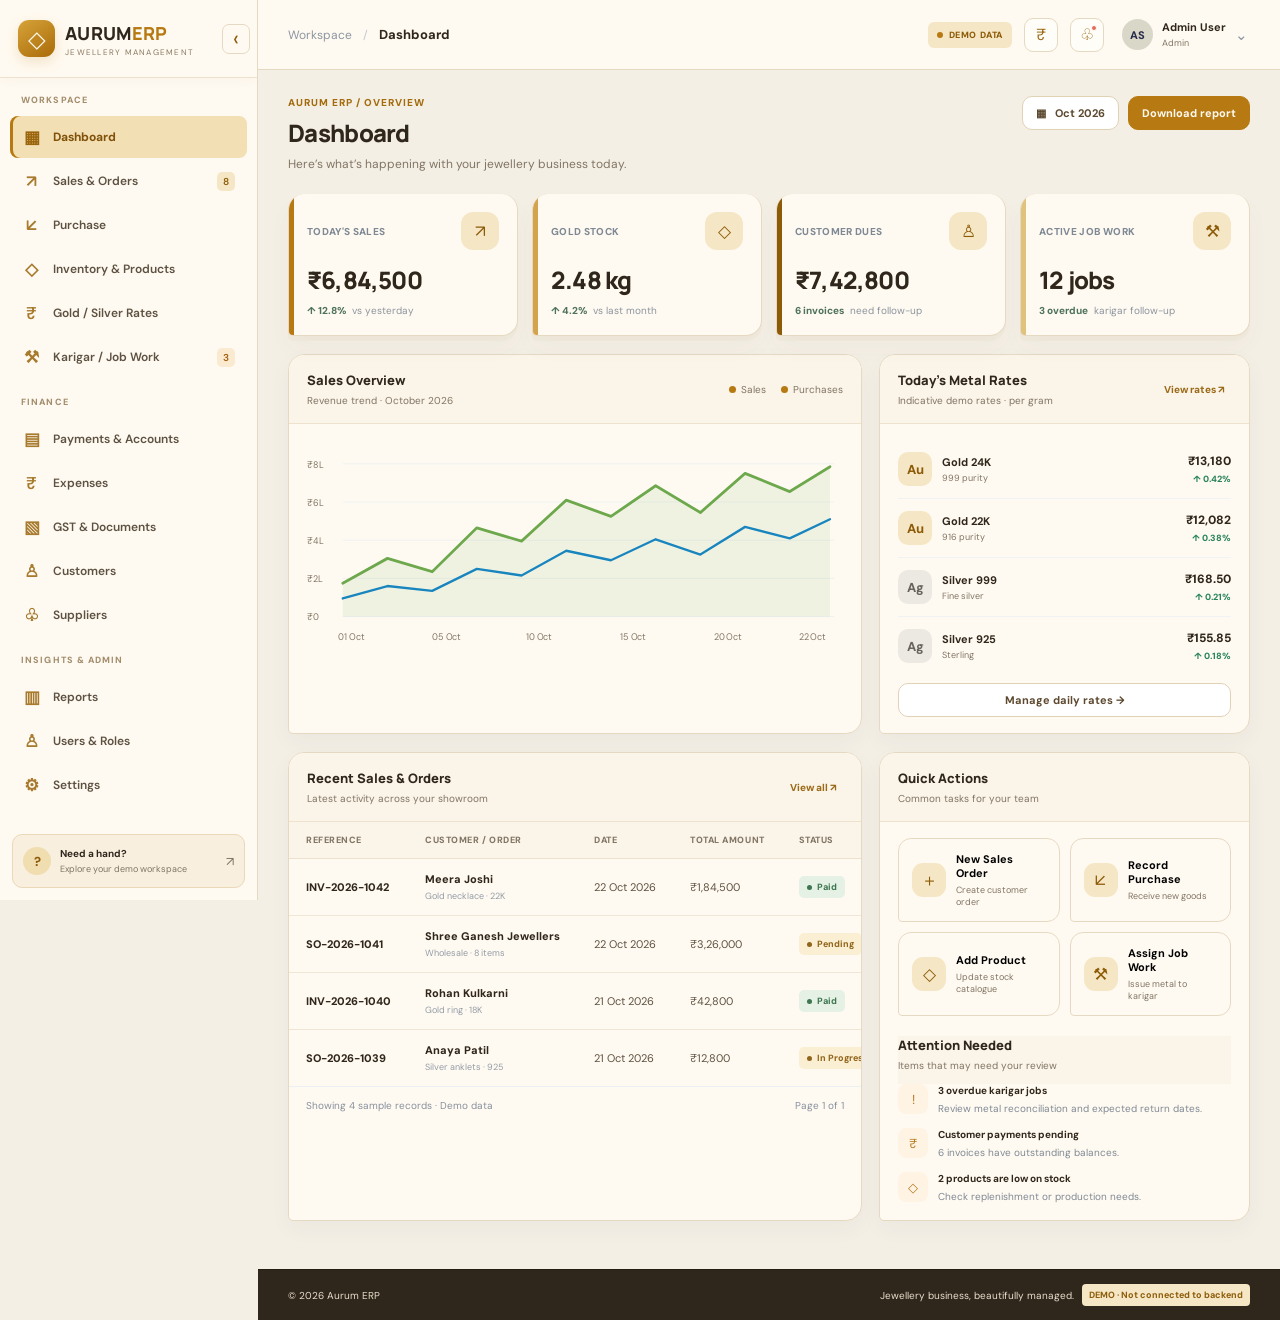
<file: index.html>
<!DOCTYPE html>
<html lang="en">
<head>
<meta charset="UTF-8"><meta name="viewport" content="width=device-width, initial-scale=1.0">
<title>Jewellery ERP | Demo Dashboard</title>
<link rel="stylesheet" href="assets/css/dashboard.css">
<script defer src="assets/js/nav-sidebar.js"></script>
</head>
<body>
<div class="mobile-overlay" id="mobileOverlay"></div>
<aside class="sidebar" id="sidebar">
  <div class="brand">
    <div class="brand-mark" aria-label="Aurum ERP logo">◇</div><div class="brand-text"><strong>AURUM<span>ERP</span></strong><small>JEWELLERY MANAGEMENT</small></div>
    <button class="collapse" id="collapseBtn" title="Collapse sidebar">‹</button>
  </div>
  <nav id="navigation">
    <div class="nav-label">WORKSPACE</div>
    <button class="nav-item active" data-page="dashboard"><span>▦</span> Dashboard</button>
    <button class="nav-item" data-page="sales"><span>↗</span> Sales & Orders <em>8</em></button>
    <button class="nav-item" data-page="purchase"><span>↙</span> Purchase</button>
    <button class="nav-item" data-page="inventory"><span>◇</span> Inventory & Products</button>
    <button class="nav-item" data-page="rates"><span>₹</span> Gold / Silver Rates</button>
    <button class="nav-item" data-page="karigar"><span>⚒</span> Karigar / Job Work <em class="orange">3</em></button>
    <div class="nav-label">FINANCE</div>
    <button class="nav-item" data-page="payments"><span>▤</span> Payments & Accounts</button>
    <button class="nav-item" data-page="expenses"><span>₹</span> Expenses</button>
    <button class="nav-item" data-page="gst"><span>▧</span> GST & Documents</button>
    <button class="nav-item" data-page="customers"><span>♙</span> Customers</button>
    <button class="nav-item" data-page="suppliers"><span>♧</span> Suppliers</button>
    <div class="nav-label">INSIGHTS & ADMIN</div>
    <button class="nav-item" data-page="reports"><span>▥</span> Reports</button>
    <button class="nav-item" data-page="users"><span>♙</span> Users & Roles</button>
    <button class="nav-item" data-page="settings"><span>⚙</span> Settings</button>
  </nav>
  <div class="sidebar-bottom"><div class="help-icon">?</div><div><b>Need a hand?</b><small>Explore your demo workspace</small></div><span>↗</span></div>
</aside>
<div class="main-area">
<header class="topbar">
  <button class="mobile-menu" id="mobileMenu">☰</button>
  <div class="breadcrumbs"><span>Workspace</span><b>/</b><strong id="crumbTitle">Dashboard</strong></div>
  <div class="top-actions"><span class="demo-pill"><i></i> DEMO DATA</span><button class="icon-btn" id="rateTop" title="Today's rates">₹</button><button class="icon-btn notification" id="notifyBtn" title="Notifications">♧<i></i></button><div class="top-user-wrap"><button class="top-user" id="adminMenuToggle" type="button" aria-haspopup="true" aria-expanded="false"><div class="avatar small">AS</div><div><b>Admin User</b><small>Admin</small></div><span class="admin-chevron">⌄</span></button><div class="admin-dropdown" id="adminDropdown" hidden><div class="admin-dropdown-head"><b>Admin User</b><small>Administrator</small></div><button type="button" id="logoutButton" class="admin-logout"><span>↪</span> Logout</button></div></div></div>
</header>
<main class="content" id="content"></main>
<footer>© 2026 Aurum ERP <span>Jewellery business, beautifully managed.</span><b>DEMO · Not connected to backend</b></footer>
</div>
<div class="toast" id="toast"></div>
<div class="modal-backdrop" id="modalBackdrop">
  <div class="modal"><div class="modal-head"><div><h3 id="modalTitle">Add record</h3><p>Demo mode · changes stay in this browser session</p></div><button id="modalClose">×</button></div><form id="recordForm"><div id="modalFields" class="form-grid"></div><div class="modal-actions"><button type="button" class="btn secondary" id="cancelModal">Cancel</button><button class="btn primary" type="submit">Save demo record</button></div></form></div>
</div>

<script>
const $=s=>document.querySelector(s), $$=s=>[...document.querySelectorAll(s)];
const money=n=>'₹'+Number(n).toLocaleString('en-IN');
const today='22 Oct 2026';
const data={
sales:[
{ref:'INV-2026-1042',name:'Meera Joshi',detail:'Gold necklace · 22K',date:'22 Oct 2026',amount:184500,status:'Paid'},
{ref:'SO-2026-1041',name:'Shree Ganesh Jewellers',detail:'Wholesale · 8 items',date:'22 Oct 2026',amount:326000,status:'Pending'},
{ref:'INV-2026-1040',name:'Rohan Kulkarni',detail:'Gold ring · 18K',date:'21 Oct 2026',amount:42800,status:'Paid'},
{ref:'SO-2026-1039',name:'Anaya Patil',detail:'Silver anklets · 925',date:'21 Oct 2026',amount:12800,status:'In Progress'},
{ref:'INV-2026-1038',name:'Kavita Deshmukh',detail:'Gold bangles · 22K',date:'20 Oct 2026',amount:97200,status:'Delivered'},
{ref:'SO-2026-1037',name:'Omkar Gold House',detail:'Wholesale · 12 items',date:'20 Oct 2026',amount:418000,status:'Confirmed'}],
purchase:[
{ref:'PUR-2026-0261',name:'Shree Gold Traders',detail:'Gold bullion · 24K',date:'22 Oct 2026',amount:528000,status:'Pending'},
{ref:'PUR-2026-0260',name:'Silverline Metals',detail:'Silver grain · 999',date:'21 Oct 2026',amount:86200,status:'Completed'},
{ref:'PUR-2026-0259',name:'Mahalaxmi Stones',detail:'Gemstones & findings',date:'20 Oct 2026',amount:46500,status:'Processing'},
{ref:'PUR-2026-0258',name:'Raj Refinery',detail:'Recycled gold · 22K',date:'19 Oct 2026',amount:274000,status:'Completed'}],
inventory:[
{ref:'AU-RNG-2201',name:'Classic Gold Ring',detail:'Gold · 22K · 3.8 g',date:'Main Showroom',amount:24,status:'In Stock'},
{ref:'AU-NCK-1805',name:'Temple Necklace',detail:'Gold · 22K · 28.4 g',date:'Vault A',amount:6,status:'Low Stock'},
{ref:'AG-ANK-9250',name:'Silver Anklets',detail:'Silver · 925 · 42 g',date:'Main Showroom',amount:38,status:'In Stock'},
{ref:'AU-BNG-2208',name:'Gold Bangles',detail:'Gold · 22K · 18.6 g',date:'Workshop',amount:0,status:'Low Stock'},
{ref:'AG-CHM-9251',name:'Silver Chain',detail:'Silver · 925 · 16 g',date:'Main Showroom',amount:52,status:'In Stock'},
{ref:'AU-ER-1809',name:'Diamond Stud Earrings',detail:'Gold · 18K · 4.2 g',date:'Vault A',amount:12,status:'In Stock'}],
karigar:[
{ref:'JOB-0264',name:'Suresh Pawar',detail:'Temple necklace · 22K',date:'Due 24 Oct',amount:32.5,status:'In Progress'},
{ref:'JOB-0263',name:'Mahesh Sonawane',detail:'Gold bangles · 22K',date:'Due 23 Oct',amount:18.6,status:'Pending'},
{ref:'JOB-0262',name:'Ravi Shinde',detail:'Ring set · 18K',date:'Due 21 Oct',amount:12.2,status:'Overdue'},
{ref:'JOB-0261',name:'Ganesh Jadhav',detail:'Silver anklets · 925',date:'Due 25 Oct',amount:42,status:'In Progress'}],
payments:[
{ref:'PAY-0871',name:'Meera Joshi',detail:'Customer receipt · UPI',date:'22 Oct 2026',amount:184500,status:'Paid'},
{ref:'PAY-0870',name:'Silverline Metals',detail:'Supplier payment · NEFT',date:'21 Oct 2026',amount:50000,status:'Paid'},
{ref:'PAY-0869',name:'Shree Ganesh Jewellers',detail:'Customer advance · Bank',date:'21 Oct 2026',amount:75000,status:'Pending'},
{ref:'PAY-0868',name:'Suresh Pawar',detail:'Karigar labour · Cash',date:'20 Oct 2026',amount:12500,status:'Paid'}],
customers:[
{ref:'CUS-0018',name:'Meera Joshi',detail:'Retail · Pune',date:'Joined 2025',amount:0,status:'Active'},
{ref:'CUS-0017',name:'Shree Ganesh Jewellers',detail:'Wholesale · Pimpri',date:'Joined 2024',amount:326000,status:'Pending'},
{ref:'CUS-0016',name:'Rohan Kulkarni',detail:'Retail · Chinchwad',date:'Joined 2025',amount:0,status:'Active'},
{ref:'CUS-0015',name:'Omkar Gold House',detail:'Wholesale · Pune',date:'Joined 2023',amount:418000,status:'Overdue'},
{ref:'CUS-0014',name:'Anaya Patil',detail:'Retail · Nigdi',date:'Joined 2026',amount:12800,status:'Pending'}],
suppliers:[
{ref:'SUP-0012',name:'Shree Gold Traders',detail:'Gold bullion · Pune',date:'Terms: 15 days',amount:528000,status:'Pending'},
{ref:'SUP-0011',name:'Silverline Metals',detail:'Silver supplier · Mumbai',date:'Terms: 30 days',amount:36200,status:'Active'},
{ref:'SUP-0010',name:'Mahalaxmi Stones',detail:'Stones & findings · Pune',date:'Terms: 15 days',amount:46500,status:'Pending'},
{ref:'SUP-0009',name:'Raj Refinery',detail:'Gold refining · Mumbai',date:'Terms: 7 days',amount:0,status:'Active'}],
gst:[
{ref:'GST-1042',name:'Meera Joshi',detail:'Sales tax invoice',date:'22 Oct 2026',amount:184500,status:'Completed'},
{ref:'GST-1038',name:'Kavita Deshmukh',detail:'Sales tax invoice',date:'20 Oct 2026',amount:97200,status:'Completed'},
{ref:'GST-P261',name:'Shree Gold Traders',detail:'Purchase invoice',date:'22 Oct 2026',amount:528000,status:'Pending'}],
expenses:[
{ref:'EXP-2026-0184',name:'Showroom Electricity',detail:'Utilities · Main Showroom',date:'22 Oct 2026',amount:8450,status:'Paid'},
{ref:'EXP-2026-0183',name:'Workshop Supplies',detail:'Consumables · Workshop',date:'21 Oct 2026',amount:12600,status:'Pending'},
{ref:'EXP-2026-0182',name:'Courier & Delivery',detail:'Logistics · Dispatch',date:'20 Oct 2026',amount:2350,status:'Paid'}]
};
// Keep demo records between page refreshes; storage errors should never break the UI.
try { const saved = JSON.parse(localStorage.getItem('aurumDemoRecords') || '{}'); Object.keys(saved).forEach(k => { if (Array.isArray(saved[k])) data[k] = saved[k]; }); } catch (e) { console.warn('Demo storage unavailable; using sample data.', e); }
function saveDemoData(){ try { localStorage.setItem('aurumDemoRecords', JSON.stringify(data)); } catch(e) { console.warn('Could not persist demo records.', e); } }
const meta={
dashboard:{title:'Dashboard',desc:'Here’s what’s happening with your jewellery business today.',button:'Download report'},
sales:{title:'Sales & Orders',desc:'Manage customer orders, invoices, deliveries and returns.',button:'+ Create sales order'},
purchase:{title:'Purchase Management',desc:'Track suppliers, purchase orders, goods receipts and bills.',button:'+ New purchase'},
inventory:{title:'Inventory & Products',desc:'Track jewellery by SKU, tag, metal, purity, weight and location.',button:'+ Add product'},
rates:{title:'Gold / Silver Rates',desc:'Manage daily metal rates and review rate history.',button:'+ Update rates'},
karigar:{title:'Karigar / Job Work',desc:'Manage metal issued, work-in-progress, returns and labour settlements.',button:'+ Create job work'},
payments:{title:'Payments & Accounts',desc:'Track customer receipts, supplier payments, expenses and balances.',button:'+ Record payment'},
gst:{title:'GST & Documents',desc:'Review tax invoices, purchase documents and compliance summaries.',button:'+ Create document'},
customers:{title:'Customers',desc:'Manage retail and wholesale customers, credit terms and outstanding balances.',button:'+ Add customer'},
suppliers:{title:'Suppliers',desc:'Maintain supplier details, payment terms and outstanding balances.',button:'+ Add supplier'},
reports:{title:'Reports & Analytics',desc:'Review sales, stock, metal custody and business performance.',button:'Export report'},
users:{title:'Users & Roles',desc:'Manage team access and permissions by role.',button:'+ Add user'},
settings:{title:'Settings',desc:'Configure company details, branches, document numbering and preferences.',button:'Save settings'},
expenses:{title:'Expenses',desc:'Record operating costs and review business expenses by category.',button:'+ Add expense'}
};
const columns={
sales:['Reference','Customer / Order','Date','Total Amount','Status'],
purchase:['Purchase Ref.','Supplier / Items','Date','Total Amount','Status'],
inventory:['SKU / Tag','Product Details','Location','Available Qty','Stock Status'],
karigar:['Job ID','Karigar / Work','Due Date','Metal Weight','Job Status'],
payments:['Payment Ref.','Party / Method','Date','Amount','Status'],
customers:['Customer ID','Customer / Type','Relationship','Outstanding','Status'],
suppliers:['Supplier ID','Supplier / Category','Terms','Outstanding','Status'],
gst:['Document ID','Party / Document','Date','Taxable / Total','Status'],
expenses:['Expense ID','Expense / Category','Date','Amount','Status']
};
const iconBy={sales:'↗',purchase:'↙',inventory:'◇',rates:'₹',karigar:'⚒',payments:'▤',gst:'▧',customers:'♙',suppliers:'♧',reports:'▥',users:'♙',settings:'⚙',expenses:'₹'};
function statusClass(s){let x=s.toLowerCase().replaceAll(' ','-');if(['in-stock','paid','completed','delivered','active'].includes(x))return x;if(['pending','in-progress','processing','low-stock','confirmed','ready'].includes(x))return x;if(['overdue','cancelled','low'].includes(x))return x;return 'draft'}
function tableHTML(key,rows=data[key]||[]){let heads=columns[key]||['Reference','Name','Details','Value','Status'];return `<div class="table-wrap"><table><thead><tr>${heads.map(h=>`<th>${h}</th>`).join('')}<th>Action</th></tr></thead><tbody>${rows.map((r,i)=>`<tr><td><div class="main-cell">${r.ref}</div></td><td><div class="main-cell">${r.name}</div><div class="sub-cell">${r.detail}</div></td><td>${r.date}</td><td>${key==='inventory'?r.amount+' pcs':key==='karigar'?r.amount+' g':money(r.amount)}</td><td><span class="status ${statusClass(r.status)}">${r.status}</span></td><td><button class="text-link row-view" data-key="${key}" data-index="${i}">View ↗</button></td></tr>`).join('')}</tbody></table></div><div class="table-footer"><span>Showing ${rows.length} sample records · Demo data</span><span>Page 1 of 1</span></div>`}
function pageHead(key){let m=meta[key];return `<div class="page-head"><div><div class="eyebrow">AURUM ERP / ${key==='dashboard'?'OVERVIEW':key.toUpperCase()}</div><h1>${m.title}</h1><p>${m.desc}</p></div><div class="head-actions">${key==='dashboard'?'<button class="btn secondary" id="dateBtn">▦ &nbsp; Oct 2026</button>':''}<button class="btn primary" id="primaryAction">${m.button}</button></div></div>`}
function stat(label,value,icon,trend,foot,accent='var(--primary)'){return `<div class="stat-card" style="border-top-color:${accent}"><div class="stat-top"><span class="stat-label">${label}</span><span class="stat-icon">${icon}</span></div><div class="stat-value">${value}</div><div class="stat-bottom"><span class="trend">${trend}</span><span>${foot}</span></div></div>`}
function dashboard(){return `${pageHead('dashboard')}<div class="stats">${stat("Today's Sales",money(684500),'↗','↑ 12.8%','vs yesterday')}${stat('Gold Stock','2.48 kg','◇','↑ 4.2%','vs last month','var(--blue)')}${stat('Customer Dues',money(742800),'♙','6 invoices','need follow-up','#d99a35')}${stat('Active Job Work','12 jobs','⚒','3 overdue','karigar follow-up','#c77a65')}</div>
<div class="dashboard-grid"><section class="panel"><div class="panel-head"><div><h2>Sales Overview</h2><p>Revenue trend · October 2026</p></div><div class="chart-legend"><span><i class="dot" style="background:#6da84c"></i>Sales</span><span><i class="dot" style="background:#1985bf"></i>Purchases</span></div></div><div class="panel-body"><svg class="chart" viewBox="0 0 600 220" preserveAspectRatio="none"><g stroke="#edf0f2" stroke-width="1"><path d="M40 25H590 M40 65H590 M40 105H590 M40 145H590 M40 185H590"/></g><g><text x="0" y="29">₹8L</text><text x="0" y="69">₹6L</text><text x="0" y="109">₹4L</text><text x="0" y="149">₹2L</text><text x="0" y="189">₹0</text></g><path d="M40 150 L90 124 L140 138 L190 92 L240 106 L290 63 L340 80 L390 48 L440 76 L490 35 L540 54 L585 28 L585 185 L40 185Z" fill="#6da84c" opacity=".10"/><polyline points="40,150 90,124 140,138 190,92 240,106 290,63 340,80 390,48 440,76 490,35 540,54 585,28" fill="none" stroke="#6da84c" stroke-width="3" stroke-linejoin="round" stroke-linecap="round"/><polyline points="40,166 90,153 140,158 190,135 240,142 290,116 340,126 390,104 440,120 490,91 540,103 585,83" fill="none" stroke="#1985bf" stroke-width="2.5" stroke-linejoin="round" stroke-linecap="round"/><g><text x="35" y="210">01 Oct</text><text x="140" y="210">05 Oct</text><text x="245" y="210">10 Oct</text><text x="350" y="210">15 Oct</text><text x="455" y="210">20 Oct</text><text x="550" y="210">22 Oct</text></g></svg></div></section>
<section class="panel"><div class="panel-head"><div><h2>Today's Metal Rates</h2><p>Indicative demo rates · per gram</p></div><button class="text-link" data-goto="rates">View rates ↗</button></div><div class="panel-body"><div class="rate-list"><div class="rate-row"><div class="metal-badge">Au</div><div class="rate-name"><b>Gold 24K</b><small>999 purity</small></div><div class="rate-price">₹13,180<small>↑ 0.42%</small></div></div><div class="rate-row"><div class="metal-badge">Au</div><div class="rate-name"><b>Gold 22K</b><small>916 purity</small></div><div class="rate-price">₹12,082<small>↑ 0.38%</small></div></div><div class="rate-row"><div class="metal-badge silver">Ag</div><div class="rate-name"><b>Silver 999</b><small>Fine silver</small></div><div class="rate-price">₹168.50<small>↑ 0.21%</small></div></div><div class="rate-row"><div class="metal-badge silver">Ag</div><div class="rate-name"><b>Silver 925</b><small>Sterling</small></div><div class="rate-price">₹155.85<small>↑ 0.18%</small></div></div></div><button class="btn secondary" style="width:100%;margin-top:8px" data-goto="rates">Manage daily rates →</button></div></section></div>
<div class="dashboard-grid"><section class="panel"><div class="panel-head"><div><h2>Recent Sales & Orders</h2><p>Latest activity across your showroom</p></div><button class="text-link" data-goto="sales">View all ↗</button></div>${tableHTML('sales',data.sales.slice(0,4))}</section><section class="panel"><div class="panel-head"><div><h2>Quick Actions</h2><p>Common tasks for your team</p></div></div><div class="panel-body"><div class="quick-actions"><button class="quick-action" data-add="sales"><span class="quick-icon">＋</span><span><b>New Sales Order</b><small>Create customer order</small></span></button><button class="quick-action" data-add="purchase"><span class="quick-icon">↙</span><span><b>Record Purchase</b><small>Receive new goods</small></span></button><button class="quick-action" data-add="inventory"><span class="quick-icon">◇</span><span><b>Add Product</b><small>Update stock catalogue</small></span></button><button class="quick-action" data-add="karigar"><span class="quick-icon">⚒</span><span><b>Assign Job Work</b><small>Issue metal to karigar</small></span></button></div><div style="margin-top:20px"><div class="panel-head" style="padding:0 0 12px;border:0"><div><h2>Attention Needed</h2><p>Items that may need your review</p></div></div><div class="alert-list"><div class="alert-item"><div class="alert-symbol">!</div><div><b>3 overdue karigar jobs</b><p>Review metal reconciliation and expected return dates.</p></div></div><div class="alert-item"><div class="alert-symbol">₹</div><div><b>Customer payments pending</b><p>6 invoices have outstanding balances.</p></div></div><div class="alert-item"><div class="alert-symbol">◇</div><div><b>2 products are low on stock</b><p>Check replenishment or production needs.</p></div></div></div></div></div></section></div>`}
function genericPage(key){let m=meta[key];if(key==='rates')return `${pageHead(key)}<div class="stats">${stat('Gold 24K','₹13,180/g','Au','↑ 0.42%','today')}${stat('Gold 22K','₹12,082/g','Au','↑ 0.38%','today','var(--blue)')}${stat('Silver 999','₹168.50/g','Ag','↑ 0.21%','today','#d99a35')}${stat('Silver 925','₹155.85/g','Ag','↑ 0.18%','today','#c77a65')}</div><div class="page-columns"><section class="panel"><div class="panel-head"><div><h2>Metal Rate History</h2><p>Sample rates effective 22 October 2026</p></div><button class="btn secondary" id="exportBtn">Export CSV</button></div><div class="table-wrap"><table><thead><tr><th>Metal</th><th>Purity</th><th>Rate / Gram</th><th>Effective Date</th><th>Updated By</th><th>Status</th></tr></thead><tbody><tr><td>Gold</td><td>24K / 999</td><td>₹13,180.00</td><td>22 Oct 2026</td><td>Aarav Shah</td><td><span class="status active">Current</span></td></tr><tr><td>Gold</td><td>22K / 916</td><td>₹12,082.00</td><td>22 Oct 2026</td><td>Aarav Shah</td><td><span class="status active">Current</span></td></tr><tr><td>Silver</td><td>999</td><td>₹168.50</td><td>22 Oct 2026</td><td>Aarav Shah</td><td><span class="status active">Current</span></td></tr><tr><td>Silver</td><td>925</td><td>₹155.85</td><td>22 Oct 2026</td><td>Aarav Shah</td><td><span class="status active">Current</span></td></tr></tbody></table></div></section><section class="panel"><div class="panel-head"><div><h2>Rate Policy</h2><p>Demo configuration</p></div></div><div class="panel-body"><div class="alert-list"><div class="alert-item"><div class="quick-icon">✓</div><div><b>Rate history enabled</b><p>Previous rates remain available for audit.</p></div></div><div class="alert-item"><div class="quick-icon">✓</div><div><b>Approval for overrides</b><p>Sales rate overrides require manager approval.</p></div></div><div class="alert-item"><div class="quick-icon">!</div><div><b>Verify live market rates</b><p>These values are fictional demo data, not live rates.</p></div></div></div></div></section></div>`;
if(key==='reports')return `${pageHead(key)}<div class="stats">${stat('Gross Sales',money(4826500),'↗','↑ 8.4%','vs last month')}${stat('Purchases',money(3268000),'↙','↑ 3.1%','vs last month','var(--blue)')}${stat('Estimated Margin',money(618400),'◈','12.8%','demo estimate','#d99a35')}${stat('Open Receivables',money(742800),'₹','6 invoices','pending','#c77a65')}</div><div class="dashboard-grid"><section class="panel"><div class="panel-head"><div><h2>Business Summary</h2><p>Monthly totals · illustrative sample data</p></div><button class="btn secondary" id="exportBtn">Export CSV</button></div>${tableHTML('sales',data.sales.slice(0,5))}</section><section class="panel"><div class="panel-head"><div><h2>Report Categories</h2><p>Choose a report area</p></div></div><div class="panel-body"><div class="quick-actions"><button class="quick-action" data-goto="sales"><span class="quick-icon">↗</span><span><b>Sales Report</b><small>Daily / monthly sales</small></span></button><button class="quick-action" data-goto="inventory"><span class="quick-icon">◇</span><span><b>Stock Report</b><small>Purity and location</small></span></button><button class="quick-action" data-goto="karigar"><span class="quick-icon">⚒</span><span><b>Karigar Ledger</b><small>Metal balance and jobs</small></span></button><button class="quick-action" data-goto="payments"><span class="quick-icon">₹</span><span><b>Outstanding</b><small>Receivables and payables</small></span></button></div></div></section></div>`;
if(key==='users')return `${pageHead(key)}<div class="stats">${stat('Total Users','08','♙','6 active','team members')}${stat('Super Admin','01','⚙','Full access','role','var(--blue)')}${stat('Operational Roles','06','▤','Role-based','permissions','#d99a35')}${stat('MFA Status','Optional','✓','Demo only','not configured','#c77a65')}</div><section class="panel"><div class="panel-head"><div><h2>Team Access</h2><p>Example users and role permissions</p></div><button class="btn secondary" id="exportBtn">Export CSV</button></div><div class="table-wrap"><table><thead><tr><th>User</th><th>Role</th><th>Access Scope</th><th>Last Active</th><th>Status</th><th>Action</th></tr></thead><tbody>${[['Aarav Shah','Super Admin','All modules','Today','Active'],['Priya Kulkarni','Accountant','Accounts, GST, Reports','Today','Active'],['Rahul Patil','Salesperson / Cashier','Customers, Sales','Today','Active'],['Nitin Jadhav','Inventory Manager','Inventory, Stock Ledger','Yesterday','Active'],['Suresh Pawar','Karigar User','Assigned job work only','21 Oct','Active']].map((r,i)=>`<tr><td><div class="main-cell">${r[0]}</div><div class="sub-cell">user${i+1}@aurum.demo</div></td><td>${r[1]}</td><td>${r[2]}</td><td>${r[3]}</td><td><span class="status active">${r[4]}</span></td><td><button class="text-link" data-toast="Demo user details opened">View ↗</button></td></tr>`).join('')}</tbody></table></div></section>`;
if(key==='settings')return `${pageHead(key)}<div class="page-columns"><section class="panel"><div class="panel-head"><div><h2>Company Profile</h2><p>Basic business configuration</p></div></div><form id="settingsForm" class="form-grid"><div class="field"><label>Company Name</label><input value="Aurum Jewellers"></div><div class="field"><label>Financial Year</label><select><option>2026–2027</option><option>2025–2026</option></select></div><div class="field"><label>GSTIN (Demo)</label><input value="27AAAAA0000A1Z5"></div><div class="field"><label>Default Branch</label><select><option>Main Showroom — Pune</option><option>Workshop — Chinchwad</option></select></div><div class="field"><label>Document Prefix</label><input value="AUR"></div><div class="field"><label>Default Currency</label><select><option>INR — Indian Rupee</option></select></div><div class="field full"><label>Address</label><textarea>Pune, Maharashtra, India (demo address)</textarea></div><div class="field full"><button class="btn primary" type="submit">Save demo settings</button></div></form></section><section class="panel"><div class="panel-head"><div><h2>System Preferences</h2><p>Demo configuration</p></div></div><div class="panel-body"><div class="alert-list"><div class="alert-item"><div class="quick-icon">✓</div><div><b>Role-based access</b><p>Restrict sensitive actions by role.</p></div></div><div class="alert-item"><div class="quick-icon">✓</div><div><b>Audit trail</b><p>Keep changes and approvals traceable.</p></div></div><div class="alert-item"><div class="alert-symbol">!</div><div><b>Backend not connected</b><p>Settings on this screen are for visual demo only.</p></div></div></div></div></section></div>`;
let rows=data[key]||[];
return `${pageHead(key)}<div class="stats">${key==='sales'?stat('Orders This Month','126','↗','↑ 9.6%','vs last month'):key==='purchase'?stat('Purchase Orders','42','↙','↑ 4.2%','this month'):key==='inventory'?stat('Unique Products','486','◇','12 low stock','items need review'):key==='karigar'?stat('Open Jobs','12','⚒','3 overdue','require follow-up'):key==='payments'?stat('Collected Today',money(234500),'₹','↑ 6.8%','vs yesterday'):key==='customers'?stat('Total Customers','1,248','♙','38 new','this month'):key==='suppliers'?stat('Active Suppliers','42','♧','5 pending','payment review'):stat('Documents','218','▧','14 pending','review')}${stat(key==='inventory'?'Total Pieces':key==='karigar'?'Metal Issued':'Outstanding',key==='inventory'?'1,842 pcs':key==='karigar'?'105.3 g':money(key==='sales'?742800:key==='purchase'?684200:key==='payments'?742800:key==='customers'?756800:key==='suppliers'?610700:528000),'◇','Sample','demo snapshot','var(--blue)')}${stat(key==='purchase'?'Awaiting Receipt':key==='sales'?'Pending Orders':key==='inventory'?'Low Stock Items':key==='karigar'?'Jobs Overdue':key==='payments'?'Pending Payments':key==='customers'?'Credit Customers':key==='suppliers'?'Payment Due':'Pending Review',key==='inventory'?'2':key==='karigar'?'3':key==='sales'?'8':key==='purchase'?'4':'6','◷','Needs attention','demo status','#d99a35')}${stat(key==='inventory'?'Stock Locations':key==='karigar'?'Active Karigars':key==='customers'?'Wholesale Clients':'Completed This Month',key==='inventory'?'3':key==='karigar'?'18':key==='customers'?'84':'94','✓','Updated','22 Oct 2026','#c77a65')}</div><section class="panel"><div class="panel-head"><div><h2>${m.title} Register</h2><p>Search, review and add sample records · Demo mode</p></div><div class="table-tools"><input class="search-box" id="tableSearch" placeholder="⌕  Search records..."><button class="btn secondary" id="exportBtn">↓ Export CSV</button></div></div><div id="tableContent">${tableHTML(key,rows)}</div></section>`;
}
function salesOrderPage(){return `${pageHead('sales')}<div class="stats">${stat('Orders This Month','126','↗','↑ 9.6%','vs last month')}${stat('Pending Orders','08','◷','Needs attention','order status','var(--blue)')}${stat('Advance Received',money(480000),'₹','This month','demo data','#d99a35')}${stat('Ready for Delivery','18','✓','Awaiting pickup','demo data','#c77a65')}</div><div class="panel"><div class="panel-head"><div><h2>Sales Order Register</h2><p>Manage ready-stock and custom jewellery orders</p></div><div class="table-tools"><input class="search-box" id="tableSearch" placeholder="Search order, customer..." aria-label="Search sales orders"></div></div><div class="table-wrap"><table class="sales-orders-table sales-register-table"><thead><tr><th>Order No.</th><th>Customer</th><th>Type</th><th>Order Date</th><th>Items</th><th>Total</th><th>Advance</th><th>Balance</th><th>Delivery</th><th>Status</th><th>Actions</th></tr></thead><tbody id="salesOrderRows">${(data.sales||[]).map((r,i)=>salesOrderRow(r,i)).join('')}</tbody></table></div><div class="table-footer"><span id="salesOrderCount">Showing ${(data.sales||[]).length} orders · Demo data</span><span>Use the action icons to view, update, or delete an order.</span></div></div>`}
function salesOrderRow(r,i){const advance=Number(r.advance??Math.round((r.amount||0)*.25));const balance=Number(r.balance??Math.max(0,(r.amount||0)-advance));return `<tr><td><b>${r.ref}</b></td><td><div class="main-cell">${r.name}</div><div class="sub-cell">${r.detail||'Jewellery order'}</div></td><td>${r.orderType|| (i%2?'Custom':'Ready Stock')}</td><td>${r.date||'—'}</td><td>${r.quantity|| (i%2?2:1)}</td><td>${money(r.amount||0)}</td><td>${money(advance)}</td><td>${money(balance)}</td><td>${r.deliveryDate||'05 Nov 2026'}</td><td><span class="status ${statusClass(r.status||'Draft')}">${r.status||'Draft'}</span></td><td><div class="row-actions"><button class="action-icon" type="button" title="View order" aria-label="View order" data-order-action="view" data-order-index="${i}"><svg viewBox="0 0 24 24" aria-hidden="true"><path d="M2 12s3.5-7 10-7 10 7 10 7-3.5 7-10 7S2 12 2 12Z"/><circle cx="12" cy="12" r="3"/></svg></button><button class="action-icon" type="button" title="Edit order" aria-label="Edit order" data-order-action="update" data-order-index="${i}"><svg viewBox="0 0 24 24" aria-hidden="true"><path d="M12 20h9"/><path d="m16.5 3.5 4 4L8 20l-5 1 1-5Z"/></svg></button><button class="action-icon danger" type="button" title="Delete order" aria-label="Delete order" data-order-action="delete" data-order-index="${i}"><svg viewBox="0 0 24 24" aria-hidden="true"><path d="M3 6h18M8 6V4h8v2m3 0-1 14H6L5 6m4 4v6m6-6v6"/></svg></button></div></td></tr>`}
function detailedOrderModal(){
const fields=[
['Order Type','select','Ready Stock,Custom Jewellery'],['Order Priority','select','Normal,Urgent'],['Order Date','date',''],['Expected Delivery Date','date',''],
['Customer Name','text',''],['Customer ID / Code','text',''],['Customer Type','select','Retail,Wholesale,B2B,B2C'],['Mobile Number','tel',''],['Email','email',''],['GSTIN / PAN (if applicable)','text',''],['Billing Address','textarea',''],['Delivery Address','textarea',''],['Branch / Showroom','text','Main Showroom'],['Salesperson','text','Aarav Shah'],['Sales Channel','select','Showroom,Online,Phone,WhatsApp,Wholesale'],
['Product Name / SKU','text',''],['Category','select','Ring,Necklace,Chain,Bracelet,Earrings,Bangle,Anklet,Coin,Other'],['Metal Type','select','Gold,Silver,Platinum'],['Purity','select','24K / 999,22K / 916,18K / 750,14K / 585,925 Silver,999 Silver'],['Barcode / Tag Number','text',''],['Quantity (pcs)','number','1'],['Gross Weight (g)','number',''],['Stone Weight (g)','number','0'],['Other Non-metal Weight (g)','number','0'],
['Metal Rate per Gram (₹)','number',''],['Rate Source','select','Manual Demo Rate,API Rate'],['Making Charge Type','select','Per Gram,Percentage,Fixed'],['Making Charge Rate','number',''],['Wastage (%)','number','0'],['Stone Amount (₹)','number','0'],['Engraving / Other Charges (₹)','number','0'],['Item Discount (₹)','number','0'],['Order Discount (₹)','number','0'],['GST (%)','number','3'],
['Advance Amount (₹)','number','0'],['Payment Mode','select','Cash,UPI,Card,Bank Transfer,NEFT,Cheque'],['Transaction Reference / UTR','text',''],['Payment Status','select','Unpaid,Partially Paid,Paid,Refunded'],['Order Status','select','Draft,Confirmed,Pending Stock,In Production,Ready,Partially Delivered,Delivered,Cancelled'],['Stock Reservation','select','Reserve Available Stock,Pending Stock Check,Custom Production Required'],['Delivery Method','select','Store Pickup,Home Delivery,Courier'],['Special Instructions','textarea',''],['Internal Notes','textarea','']
];
$('#modalTitle').textContent='Create Detailed Sales Order';
$('#modalFields').innerHTML=`<div class="field full"><h3>1. Order & Customer Details</h3></div>`+fields.map((f,i)=>{let section=i===15?'<div class="field full"><h3>2. Jewellery Item & Weight Details</h3></div>':i===24?'<div class="field full"><h3>3. Rate, Making, Wastage & Tax</h3></div>':i===34?'<div class="field full"><h3>4. Payment, Stock & Delivery</h3></div>':'';let inp=f[1]==='select'?`<select name="f${i}" ${[2,3].includes(i)?'':' '}>${f[2].split(',').map(x=>`<option>${x}</option>`).join('')}</select>`:f[1]==='textarea'?`<textarea name="f${i}" placeholder="Enter ${f[0]}">${f[2]}</textarea>`:`<input name="f${i}" type="${f[1]}" ${f[1]==='number'?'min="0" step="0.001"':''} value="${f[2]}" placeholder="Enter ${f[0]}">`;let full=[10,11,41,42].includes(i);return section+`<div class="field ${full?'full':''}"><label>${f[0]}</label>${inp}</div>`}).join('')+`<div class="field full"><div class="alert-item"><div class="alert-symbol">₹</div><div><b>Order price calculation</b><p id="orderCalcPreview">Enter gross weight and rate to calculate estimate. Demo rates are not live.</p></div></div></div>`;
const form=$('#recordForm');$('#modalBackdrop').classList.add('show');document.body.classList.add('modal-open');
const val=n=>Number(form.querySelector(`[name="f${n}"]`)?.value||0);
const calc=()=>{const net=Math.max(0,val(21)-val(22)-val(23));const metal=net*val(24);const type=form.querySelector('[name="f26"]')?.value;const making=type==='Per Gram'?net*val(27):type==='Percentage'?metal*val(27)/100:val(27);const wastage=metal*val(28)/100;const subtotal=Math.max(0,metal+making+wastage+val(29)+val(30)-val(31)-val(32));const tax=subtotal*val(33)/100;const total=subtotal+tax;const advance=val(34);$('#orderCalcPreview').textContent=`Net metal: ${net.toFixed(3)} g · Metal: ${money(metal)} · Making: ${money(making)} · Wastage: ${money(wastage)} · Tax: ${money(tax)} · Grand total: ${money(total)} · Balance: ${money(Math.max(0,total-advance))}. Estimate only; confirm applicable tax rules.`;return {net,metal,making,wastage,tax,total,advance,balance:Math.max(0,total-advance)}};
form.querySelectorAll('input,select,textarea').forEach(x=>x.addEventListener('input',calc));calc();
form.onsubmit=e=>{e.preventDefault();const get=n=>form.querySelector(`[name="f${n}"]`)?.value||'';const c=calc();if(!get(4).trim()){toast('Please enter customer name.');form.querySelector('[name="f4"]').focus();return}if(!get(15).trim()){toast('Please enter product name / SKU.');form.querySelector('[name="f15"]').focus();return}const rec={ref:`SO-2026-${String(Date.now()).slice(-4)}`,name:get(4),detail:`${get(16)||'Jewellery'} · ${get(17)||'Gold'} ${get(18)||''}`,date:get(2)||today,amount:Math.round(c.total*100)/100,status:get(38)||'Draft',orderType:get(0),priority:get(1),customerId:get(5),customerType:get(6),phone:get(7),email:get(8),gstinPan:get(9),billingAddress:get(10),deliveryAddress:get(11),branch:get(12),salesperson:get(13),salesChannel:get(14),sku:get(15),barcode:get(19),quantity:Number(get(20)||1),grossWeight:Number(get(21)||0),stoneWeight:Number(get(22)||0),nonMetalWeight:Number(get(23)||0),netMetalWeight:c.net,metalRate:Number(get(24)||0),rateSource:get(25),makingChargeType:get(26),makingChargeRate:Number(get(27)||0),wastagePercent:Number(get(28)||0),wastageAmount:c.wastage,stoneAmount:Number(get(29)||0),otherCharges:Number(get(30)||0),itemDiscount:Number(get(31)||0),orderDiscount:Number(get(32)||0),gstPercent:Number(get(33)||0),advance:c.advance,balance:c.balance,paymentMode:get(35),transactionReference:get(36),paymentStatus:get(37)||'Unpaid',stockReservation:get(39),deliveryMethod:get(40),deliveryDate:get(3),specialInstructions:get(41),notes:get(42)};data.sales.unshift(rec);saveDemoData();$('#modalBackdrop').classList.remove('show');document.body.classList.remove('modal-open');toast('Sales order saved in demo data.');render('sales')};
}

function closeOrderOverlay(){ $('#modalBackdrop').classList.remove('show'); document.body.classList.remove('modal-open'); $('#recordForm').onsubmit=null; }
function showOrderOverlay(title, row, mode, index){
 const fields=[['Order Number','ref'],['Order Type','orderType'],['Order Priority','priority'],['Order Date','date'],['Expected Delivery','deliveryDate'],['Customer Name','name'],['Customer ID','customerId'],['Customer Type','customerType'],['Mobile Number','phone'],['Email','email'],['GSTIN / PAN','gstinPan'],['Billing Address','billingAddress'],['Delivery Address','deliveryAddress'],['Branch / Showroom','branch'],['Salesperson','salesperson'],['Sales Channel','salesChannel'],['Product / SKU','sku'],['Item Details','detail'],['Barcode / Tag','barcode'],['Quantity','quantity'],['Gross Weight (g)','grossWeight'],['Stone Weight (g)','stoneWeight'],['Other Non-metal Weight (g)','nonMetalWeight'],['Net Metal Weight (g)','netMetalWeight'],['Metal Rate (₹/g)','metalRate'],['Rate Source','rateSource'],['Making Charge Type','makingChargeType'],['Making Charge Rate','makingChargeRate'],['Wastage (%)','wastagePercent'],['Wastage Amount (₹)','wastageAmount'],['Stone Amount (₹)','stoneAmount'],['Other Charges (₹)','otherCharges'],['Item Discount (₹)','itemDiscount'],['Order Discount (₹)','orderDiscount'],['GST (%)','gstPercent'],['Grand Total (₹)','amount'],['Advance Amount (₹)','advance'],['Balance (₹)','balance'],['Payment Mode','paymentMode'],['Transaction Reference / UTR','transactionReference'],['Payment Status','paymentStatus'],['Order Status','status'],['Stock Reservation','stockReservation'],['Delivery Method','deliveryMethod'],['Special Instructions','specialInstructions'],['Internal Notes','notes']];
 $('#modalTitle').textContent=title; $('#modalBackdrop').classList.add('show'); document.body.classList.add('modal-open');
 $('#modalFields').innerHTML=fields.map(([label,key])=>{let value=row[key]??'';if(key==='amount'||key==='advance'||key==='balance'||key==='metalRate'||key==='stoneAmount'||key==='otherCharges'||key==='wastageAmount') value=Number(value||0).toFixed(2);let full=['billingAddress','deliveryAddress','specialInstructions','notes'].includes(key);let html=mode==='edit'?`<input name="edit_${key}" value="${String(value).replaceAll('&','&amp;').replaceAll('"','&quot;').replaceAll('<','&lt;')}" ${['quantity','grossWeight','stoneWeight','nonMetalWeight','netMetalWeight','metalRate','makingChargeRate','wastagePercent','wastageAmount','stoneAmount','otherCharges','itemDiscount','orderDiscount','gstPercent','amount','advance','balance'].includes(key)?'type="number" step="0.001" min="0"':''}>`:`<div class="order-read-value">${String(value||'—').replaceAll('&','&amp;').replaceAll('<','&lt;')}</div>`;return `<div class="field ${full?'full':''}"><label>${label}</label>${html}</div>`}).join('');
 $('#recordForm button[type="submit"]').style.display=mode==='edit'?'':'none'; $('#recordForm button[type="submit"]').textContent='Save Changes';
 $('#recordForm').onsubmit=e=>{e.preventDefault();const get=k=>$('#modalFields').querySelector(`[name="edit_${k}"]`)?.value;fields.forEach(([label,key])=>{if(get(key)!==undefined){let v=get(key);if(['quantity','grossWeight','stoneWeight','nonMetalWeight','netMetalWeight','metalRate','makingChargeRate','wastagePercent','wastageAmount','stoneAmount','otherCharges','itemDiscount','orderDiscount','gstPercent','amount','advance','balance'].includes(key))v=Number(v||0);row[key]=v;}});row.name=String(row.name||'');row.amount=Number(row.amount||0);row.advance=Number(row.advance||0);row.balance=Math.max(0,row.amount-row.advance);saveDemoData();closeOrderOverlay();render('sales');toast('Sales order updated successfully.');};
}
function bindSalesOrderActions(){
 $$('[data-order-action]').forEach(btn=>btn.onclick=()=>{const index=Number(btn.dataset.orderIndex),row=data.sales[index];if(!row)return;const action=btn.dataset.orderAction;
  if(action==='view'){showOrderOverlay('Sales Order Details · '+row.ref,row,'view',index);}
  else if(action==='update'){showOrderOverlay('Edit Sales Order · '+row.ref,row,'edit',index);}
  else if(action==='delete'){
   $('#modalTitle').textContent='Delete Sales Order?';$('#modalFields').innerHTML=`<div class="field full"><h3>Confirm deletion</h3><p class="delete-confirm-message">Are you sure you want to delete sales order <b>${row.ref}</b> for <b>${String(row.name||'Customer').replaceAll('<','&lt;')}</b>? This action cannot be undone.</p></div>`;
   $('#modalBackdrop').classList.add('show');document.body.classList.add('modal-open');$('#recordForm button[type="submit"]').style.display='';$('#recordForm button[type="submit"]').textContent='Delete Order';$('#recordForm').onsubmit=e=>{e.preventDefault();data.sales.splice(index,1);saveDemoData();$('#modalTitle').textContent='Delete Successful';$('#modalFields').innerHTML='<div class="field full"><div class="alert-item"><div class="alert-symbol">✓</div><div><b>Sales order deleted successfully</b><p>The selected order has been removed from this demo register.</p></div></div></div>';$('#recordForm button[type="submit"]').style.display='none';$('#recordForm button[type="button"]').textContent='Close';$('#recordForm button[type="button"]').onclick=()=>{closeOrderOverlay();render('sales')};toast('Sales order deleted successfully.');};
  }
 });
}
function purchasePage(){return `${pageHead('purchase')}<div class="stats">${stat('Purchase Orders','42','↙','↑ 4.2%','this month')}${stat('Awaiting Receipt','04','◷','Needs inspection','demo status','var(--blue)')}${stat('Supplier Payables',money(684200),'₹','Open balance','demo data','#d99a35')}${stat('Received This Month','38','✓','Goods received','demo data','#c77a65')}</div><div class="panel"><div class="panel-head"><div><h2>Purchase Register</h2><p>Manage supplier orders, goods receipts, metal purity, invoices and payables</p></div><div class="table-tools"><input class="search-box" id="tableSearch" placeholder="Search purchase, supplier..." aria-label="Search purchases"></div></div><div class="table-wrap"><table class="sales-orders-table purchase-table"><thead><tr><th>Purchase Ref.</th><th>Supplier / Items</th><th>Purchase Date</th><th>Category</th><th>Qty</th><th>Net Weight</th><th>Invoice Total</th><th>Paid</th><th>Balance</th><th>Receipt Status</th><th>Actions</th></tr></thead><tbody id="purchaseRows">${(data.purchase||[]).map((r,i)=>purchaseRow(r,i)).join('')}</tbody></table></div><div class="table-footer"><span id="purchaseCount">Showing ${(data.purchase||[]).length} purchases · Demo data</span><span>Use action icons to view, edit or delete a purchase.</span></div></div>`}
function purchaseRow(r,i){const paid=Number(r.paidAmount??0),balance=Number(r.balance??Math.max(0,(r.amount||0)-paid));return `<tr><td><b>${r.ref}</b></td><td><div class="main-cell">${r.name}</div><div class="sub-cell">${r.detail||'Purchase items'}</div></td><td>${r.date||'—'}</td><td>${r.category||'Raw Material'}</td><td>${r.quantity??1}</td><td>${Number(r.netWeight||r.grossWeight||0).toFixed(3)} g</td><td>${money(r.amount||0)}</td><td>${money(paid)}</td><td>${money(balance)}</td><td><span class="status ${statusClass(r.status||'Pending')}">${r.receiptStatus||r.status||'Pending'}</span></td><td><div class="row-actions"><button class="action-icon" type="button" title="View purchase" aria-label="View purchase" data-purchase-action="view" data-purchase-index="${i}"><svg viewBox="0 0 24 24"><path d="M2 12s3.5-7 10-7 10 7 10 7-3.5 7-10 7S2 12 2 12Z"/><circle cx="12" cy="12" r="3"/></svg></button><button class="action-icon" type="button" title="Edit purchase" aria-label="Edit purchase" data-purchase-action="edit" data-purchase-index="${i}"><svg viewBox="0 0 24 24"><path d="M12 20h9"/><path d="m16.5 3.5 4 4L8 20l-5 1 1-5Z"/></svg></button><button class="action-icon danger" type="button" title="Delete purchase" aria-label="Delete purchase" data-purchase-action="delete" data-purchase-index="${i}"><svg viewBox="0 0 24 24"><path d="M3 6h18M8 6V4h8v2m3 0-1 14H6L5 6m4 4v6m6-6v6"/></svg></button></div></td></tr>`}
const purchaseFields=[['Purchase Reference','ref'],['Supplier Name','name'],['Supplier Code','supplierCode'],['Supplier Invoice Number','invoiceNumber'],['Purchase Order Number','poNumber'],['Purchase Date','date'],['Expected Receipt Date','expectedReceiptDate'],['Purchase Category','category'],['Material / Item Description','detail'],['Metal Type','metalType'],['Purity','purity'],['SKU / Batch / Lot Number','batchNumber'],['Quantity / Pieces','quantity'],['Gross Weight (g)','grossWeight'],['Stone / Non-metal Weight (g)','nonMetalWeight'],['Net Metal Weight (g)','netWeight'],['Rate per Gram (₹)','ratePerGram'],['Taxable Amount (₹)','taxableAmount'],['Making / Refining / Other Charges (₹)','otherCharges'],['Discount (₹)','discount'],['GST (%)','gstPercent'],['GST Amount (₹)','gstAmount'],['Invoice Total (₹)','amount'],['Paid Amount (₹)','paidAmount'],['Balance Payable (₹)','balance'],['Payment Terms','paymentTerms'],['Payment Mode','paymentMode'],['Transaction Reference / UTR','transactionReference'],['Payment Status','paymentStatus'],['Goods Receipt Status','receiptStatus'],['Quality / Purity Check','qualityStatus'],['Storage Location','storageLocation'],['Received By','receivedBy'],['Internal Notes','notes']];
function openPurchaseOverlay(title,row,mode,index){
 const form=$('#recordForm'), fields=$('#modalFields'), submit=form.querySelector('button[type="submit"]'), cancel=form.querySelector('button[type="button"]');
 $('#modalTitle').textContent=title;
 $('#modalBackdrop').classList.add('show');document.body.classList.add('modal-open');
 if(mode==='delete'){
   fields.innerHTML=`<div class="purchase-delete-confirm"><div class="purchase-delete-icon">!</div><h3>Delete this purchase?</h3><p>This will remove <b>${String(row.ref||'purchase').replaceAll('&','&amp;').replaceAll('<','&lt;')}</b> for <b>${String(row.name||'this supplier').replaceAll('&','&amp;').replaceAll('<','&lt;')}</b> from the demo register. This action cannot be undone.</p></div>`;
   submit.style.display='';submit.textContent='Yes, Delete Purchase';submit.classList.add('danger-confirm');cancel.textContent='Keep Purchase';cancel.onclick=closeOrderOverlay;
   form.onsubmit=e=>{e.preventDefault();e.stopPropagation();if(!data.purchase[index]||data.purchase[index]!==row){toast('Purchase record changed. Please try again.');closeOrderOverlay();render('purchase');return;}data.purchase.splice(index,1);saveDemoData();closeOrderOverlay();render('purchase');toast('Purchase deleted successfully.');};
   return;
 }
 const groups={ref:'1. Purchase & Supplier Details',category:'2. Material, Weight & Quality Details',ratePerGram:'3. Pricing, Tax & Invoice Details',paymentTerms:'4. Payment & Goods Receipt'};
 fields.innerHTML=purchaseFields.map(([label,key])=>{const value=row[key]??(key==='quantity'?1:key==='gstPercent'?3:key==='paymentStatus'?'Unpaid':key==='receiptStatus'?'Pending':key==='qualityStatus'?'Pending Inspection':'');const section=groups[key]?`<div class="field full"><h3>${groups[key]}</h3></div>`:'';const selects={category:['Raw Gold','Raw Silver','Bullion / Coins','Gemstones','Findings / Components','Finished Jewellery','Recycled Metal','Other'],metalType:['Gold','Silver','Platinum','Diamond / Gemstone','Mixed'],purity:['24K / 999','22K / 916','18K / 750','14K / 585','999 Silver','925 Silver','Not Applicable'],paymentTerms:['Immediate','7 days','15 days','30 days','45 days','60 days'],paymentMode:['Cash','UPI','Bank Transfer','NEFT','RTGS','Cheque','Card','Other'],paymentStatus:['Unpaid','Partially Paid','Paid','Overdue'],receiptStatus:['Pending','Partially Received','Received','Rejected','Cancelled'],qualityStatus:['Pending Inspection','Passed','Failed','Recheck']};let input='';if((mode==='edit'||mode==='create')&&key==='ref'){input=`<input value="${String(value).replaceAll('&','&amp;').replaceAll('"','&quot;')}" disabled>`}else if((mode==='edit'||mode==='create')&&selects[key]){input=`<select name="p_${key}">${selects[key].map(v=>`<option ${String(value)===v?'selected':''}>${v}</option>`).join('')}</select>`}else if(mode==='edit'||mode==='create'){const type=/Date$|^date$/.test(key)?'date':['quantity','grossWeight','nonMetalWeight','netWeight','ratePerGram','taxableAmount','otherCharges','discount','gstPercent','gstAmount','amount','paidAmount','balance'].includes(key)?'number':'text';input=`<input name="p_${key}" type="${type}" ${type==='number'?'min="0" step="0.001"':''} value="${String(value).replaceAll('&','&amp;').replaceAll('"','&quot;').replaceAll('<','&lt;')}" ${mode==='create'&&key==='name'?'required':''}>`}else{input=`<div class="order-read-value">${String(value||'—').replaceAll('&','&amp;').replaceAll('<','&lt;')}</div>`}return section+`<div class="field ${['notes','detail'].includes(key)?'full':''}"><label>${label}</label>${input}</div>`}).join('');
 submit.style.display=mode==='view'?'none':'';submit.textContent=mode==='create'?'Save Purchase':'Save Changes';submit.classList.remove('danger-confirm');cancel.textContent='Cancel';cancel.onclick=closeOrderOverlay;
 form.onsubmit=e=>{e.preventDefault();e.stopPropagation();purchaseFields.forEach(([label,key])=>{const el=fields.querySelector(`[name="p_${key}"]`);if(el){let v=el.value;if(['quantity','grossWeight','nonMetalWeight','netWeight','ratePerGram','taxableAmount','otherCharges','discount','gstPercent','gstAmount','amount','paidAmount','balance'].includes(key))v=Number(v||0);row[key]=v;}});row.name=String(row.name||'').trim();if(!row.name){toast('Please enter supplier name.');return;}row.balance=Math.max(0,Number(row.amount||0)-Number(row.paidAmount||0));row.detail=row.detail||row.category||'Purchase items';if(mode==='create')data.purchase.unshift(row);saveDemoData();closeOrderOverlay();render('purchase');toast(mode==='create'?'Purchase saved successfully.':'Purchase updated successfully.');};
}
function bindPurchaseActions(){$$('[data-purchase-action]').forEach(btn=>btn.onclick=()=>{const index=Number(btn.dataset.purchaseIndex),row=data.purchase[index];if(!row)return;const action=btn.dataset.purchaseAction;if(action==='view')openPurchaseOverlay('Purchase Details · '+row.ref,row,'view',index);if(action==='edit')openPurchaseOverlay('Edit Purchase · '+row.ref,row,'edit',index);if(action==='delete')openPurchaseOverlay('Confirm Delete Purchase · '+row.ref,row,'delete',index);});}
function createPurchase(){const row={ref:`PUR-2026-${String(Date.now()).slice(-4)}`,name:'',detail:'',date:'2026-10-28',amount:0,status:'Pending',quantity:1,gstPercent:3,paidAmount:0,balance:0,paymentStatus:'Unpaid',receiptStatus:'Pending',qualityStatus:'Pending Inspection'};openPurchaseOverlay('Create Purchase',row,'create',-1);}
function entityActionButtons(kind,i){return `<div class="row-actions"><button class="action-icon" type="button" title="View" aria-label="View" data-entity-action="view" data-entity-kind="${kind}" data-entity-index="${i}"><svg viewBox="0 0 24 24"><path d="M2 12s3.5-7 10-7 10 7 10 7-3.5 7-10 7S2 12 2 12Z"/><circle cx="12" cy="12" r="3"/></svg></button><button class="action-icon" type="button" title="Edit" aria-label="Edit" data-entity-action="edit" data-entity-kind="${kind}" data-entity-index="${i}"><svg viewBox="0 0 24 24"><path d="M12 20h9"/><path d="m16.5 3.5 4 4L8 20l-5 1 1-5Z"/></svg></button><button class="action-icon danger" type="button" title="Delete" aria-label="Delete" data-entity-action="delete" data-entity-kind="${kind}" data-entity-index="${i}"><svg viewBox="0 0 24 24"><path d="M3 6h18M8 6V4h8v2m3 0-1 14H6L5 6m4 4v6m6-6v6"/></svg></button></div>`}
function inventoryPage(){const rows=data.inventory||[];return `${pageHead('inventory')}<div class="stats">${stat('Unique Products',String(rows.length+480),'◇','Catalogue','demo data')}${stat('Total Pieces','1,842 pcs','▦','Across branches','demo snapshot','var(--blue)')}${stat('Low Stock Items',String(rows.filter(r=>String(r.status).toLowerCase().includes('low')).length||2),'!','Reorder needed','review stock','#d99a35')}${stat('Stock Locations','03','⌖','Showroom, vault, workshop','demo data','#c77a65')}</div><section class="panel"><div class="panel-head"><div><h2>Inventory & Product Register</h2><p>Product catalogue, metal purity, weight, stock and storage location</p></div><div class="table-tools"><input class="search-box" id="tableSearch" placeholder="Search SKU, product, metal..." aria-label="Search inventory"><button class="btn secondary" id="exportBtn">↓ Export CSV</button></div></div><div class="table-wrap"><table class="sales-orders-table entity-register-table"><thead><tr><th>SKU / Tag</th><th>Product</th><th>Category</th><th>Metal / Purity</th><th>Gross Weight</th><th>Net Weight</th><th>Available Qty</th><th>Location</th><th>Stock Status</th><th>Actions</th></tr></thead><tbody id="inventoryRows">${rows.map((r,i)=>`<tr><td><b>${r.sku||r.ref}</b><div class="sub-cell">${r.barcode||'Barcode not set'}</div></td><td><div class="main-cell">${r.name}</div><div class="sub-cell">${r.detail||'Jewellery product'}</div></td><td>${r.category||'Finished Jewellery'}</td><td>${r.metalType||((r.detail||'Gold · 22K').split('·').slice(0,2).join('·'))}</td><td>${Number(r.grossWeight||r.weight||0).toFixed(3)} g</td><td>${Number(r.netWeight??r.grossWeight??r.weight??0).toFixed(3)} g</td><td>${r.quantity??r.amount??0} pcs</td><td>${r.location||r.date||'Main Showroom'}</td><td><span class="status ${statusClass(r.status||'In Stock')}">${r.status||'In Stock'}</span></td><td>${entityActionButtons('inventory',i)}</td></tr>`).join('')}</tbody></table></div><div class="table-footer"><span id="inventoryCount">Showing ${rows.length} products · Demo data</span><span>Use action icons to view, edit or delete a product.</span></div></section>`}
function ensureRates(){if(!Array.isArray(data.rates)||!data.rates.length)data.rates=[{ref:'RATE-2401',name:'Gold 24K',metal:'Gold',purity:'24K / 999',rate:13180,date:'2026-10-22',source:'Manual Update',updatedBy:'Aarav Shah',status:'Current',notes:'Indicative demo rate'},{ref:'RATE-2201',name:'Gold 22K',metal:'Gold',purity:'22K / 916',rate:12082,date:'2026-10-22',source:'Manual Update',updatedBy:'Aarav Shah',status:'Current',notes:''},{ref:'RATE-AG99',name:'Silver 999',metal:'Silver',purity:'999 Fine',rate:168.5,date:'2026-10-22',source:'Manual Update',updatedBy:'Aarav Shah',status:'Current',notes:''},{ref:'RATE-AG92',name:'Silver 925',metal:'Silver',purity:'925 Sterling',rate:155.85,date:'2026-10-22',source:'Manual Update',updatedBy:'Aarav Shah',status:'Current',notes:''}]}
function ratesPage(){ensureRates();const rows=data.rates;return `${pageHead('rates')}<div class="stats">${stat('Gold 24K','₹13,180/g','Au','999 purity','demo rate')}${stat('Gold 22K','₹12,082/g','Au','916 purity','demo rate','var(--blue)')}${stat('Silver 999','₹168.50/g','Ag','Fine silver','demo rate','#d99a35')}${stat('Silver 925','₹155.85/g','Ag','Sterling silver','demo rate','#c77a65')}</div><section class="panel"><div class="panel-head"><div><h2>Gold & Silver Rate Register</h2><p>Maintain purity-wise rates, effective dates and update history</p></div><div class="table-tools"><input class="search-box" id="tableSearch" placeholder="Search metal, purity, rate..." aria-label="Search metal rates"><button class="btn secondary" id="exportBtn">↓ Export CSV</button></div></div><div class="table-wrap"><table class="sales-orders-table entity-register-table"><thead><tr><th>Rate ID</th><th>Metal</th><th>Purity</th><th>Rate / Gram</th><th>Effective Date</th><th>Rate Source</th><th>Updated By</th><th>Status</th><th>Actions</th></tr></thead><tbody id="ratesRows">${rows.map((r,i)=>`<tr><td><b>${r.ref}</b></td><td>${r.metal||r.name.split(' ')[0]}</td><td>${r.purity||'—'}</td><td><b>${money(r.rate??r.amount??0)}</b></td><td>${r.date||'—'}</td><td>${r.source||'Manual Update'}</td><td>${r.updatedBy||'Admin'}</td><td><span class="status ${statusClass(r.status||'Current')}">${r.status||'Current'}</span></td><td>${entityActionButtons('rates',i)}</td></tr>`).join('')}</tbody></table></div><div class="table-footer"><span id="ratesCount">Showing ${rows.length} rate records · Demo rates only</span><span>Rates shown are fictional demo values, not live market prices.</span></div></section>`}
function entityFields(kind){return kind==='inventory'?[['Product Name','name','text'],['SKU / Tag Number','sku','text'],['Barcode Number','barcode','text'],['Category','category','select:Ring,Necklace,Chain,Bracelet,Earrings,Bangle,Anklet,Coin,Bullion,Other'],['Metal Type','metalType','select:Gold,Silver,Platinum,Diamond / Gemstone,Mixed'],['Purity','purity','select:24K / 999,22K / 916,18K / 750,14K / 585,925 Silver,999 Silver'],['HSN Code','hsnCode','text'],['Quantity (pieces)','quantity','number'],['Gross Weight (g)','grossWeight','number'],['Stone Weight (g)','stoneWeight','number'],['Net Metal Weight (g)','netWeight','number'],['Metal Rate per Gram (₹)','ratePerGram','number'],['Making Charges (₹)','makingCharges','number'],['Wastage (%)','wastagePercent','number'],['Supplier / Vendor','supplier','text'],['Storage Location','location','select:Main Showroom,Vault A,Vault B,Workshop,Branch Store'],['Reorder Level (pcs)','reorderLevel','number'],['Stock Status','status','select:In Stock,Low Stock,Out of Stock,Reserved,In Production'],['Notes','notes','text']]:[['Metal','metal','select:Gold,Silver'],['Purity','purity','select:24K / 999,22K / 916,18K / 750,14K / 585,999 Fine,925 Sterling'],['Rate per Gram (₹)','rate','number'],['Effective Date','date','date'],['Effective Time','effectiveTime','text'],['Rate Source','source','select:Manual Update,Market Feed,API,Import'],['Updated By','updatedBy','text'],['Status','status','select:Current,Pending Approval,Archived'],['Reason / Notes','notes','text']]}
function openEntityModal(kind,mode,index){const rows=data[kind]||[];const row=index>=0?rows[index]:{};const titleMap={inventory:{create:'Add Product',view:'Product Details',edit:'Edit Product',delete:'Delete Product'},rates:{create:'Update Metal Rate',view:'Metal Rate Details',edit:'Edit Metal Rate',delete:'Delete Metal Rate'}};$('#modalTitle').textContent=titleMap[kind][mode];const fields=entityFields(kind);if(mode==='delete'){$('#modalFields').innerHTML=`<div class="field full"><p class="delete-confirm-message">Delete <b>${row.name||row.ref||'this record'}</b>? This action cannot be undone.</p></div>`}else{$('#modalFields').innerHTML=fields.map(([label,key,type])=>{let val=row[key]??(key==='name'?'':key==='metal'?'Gold':key==='purity'?'22K / 916':key==='date'?'2026-10-29':key==='status'?(kind==='inventory'?'In Stock':'Current'):key==='quantity'?1:key==='updatedBy'?'Admin':'');let input=type.startsWith('select:')?`<select name="e_${key}" ${mode==='view'?'disabled':''}>${type.slice(7).split(',').map(v=>`<option ${String(val)===v?'selected':''}>${v}</option>`).join('')}</select>`:`<input name="e_${key}" type="${type}" value="${String(val).replaceAll('&','&amp;').replaceAll('"','&quot;').replaceAll('<','&lt;')}" ${mode==='view'?'disabled':''} ${type==='number'?'min="0" step="0.001"':''} ${['name','sku','metal','rate'].includes(key)&&mode!=='view'?'required':''}>`;return `<div class="field ${['notes'].includes(key)?'full':''}"><label>${label}</label>${input}</div>`}).join('')}
const form=$('#recordForm'),submit=form.querySelector('button[type="submit"]'),cancel=form.querySelector('button[type="button"]');submit.style.display=mode==='view'?'none':'';submit.textContent=mode==='delete'?'Delete Record':mode==='edit'?'Save Changes':kind==='rates'?'Save Rate':'Add Product';cancel.textContent='Cancel';cancel.onclick=()=>{closeEntityModal()};$('#modalBackdrop').classList.add('show');document.body.classList.add('modal-open');form.onsubmit=e=>{e.preventDefault();if(mode==='view'){closeEntityModal();return}if(mode==='delete'){rows.splice(index,1)}else{const obj={...(row||{})};fields.forEach(([label,key])=>{const el=form.querySelector(`[name="e_${key}"]`);if(el)obj[key]=el.value});if(kind==='inventory'){obj.ref=obj.sku||row.ref||`SKU-${Date.now().toString().slice(-6)}`;obj.detail=`${obj.metalType||'Gold'} · ${obj.purity||''} · ${obj.netWeight||obj.grossWeight||0} g`;obj.date=obj.location||'Main Showroom';obj.amount=Number(obj.quantity||0)}else{obj.metal=obj.metal||'Gold';obj.name=`${obj.metal} ${obj.purity||''}`.trim();obj.ref=row.ref||`RATE-${Date.now().toString().slice(-6)}`;obj.amount=Number(obj.rate||0);obj.date=obj.date||'2026-10-29'}if(mode==='create')rows.unshift(obj);else rows[index]=obj}data[kind]=rows;saveDemoData();closeEntityModal();toast(mode==='delete'?'Record deleted.':'Record saved in demo data.');render(kind)}}
function closeEntityModal(){ $('#modalBackdrop').classList.remove('show');document.body.classList.remove('modal-open');const f=$('#recordForm');f.onsubmit=null;f.querySelector('button[type="submit"]').style.display='';f.querySelector('button[type="submit"]').textContent='Save';f.querySelector('button[type="button"]').textContent='Cancel';}
function bindEntityPage(kind){const create=$('#primaryAction');if(create)create.onclick=()=>openEntityModal(kind,'create',-1);const search=$('#tableSearch');if(search)search.oninput=()=>{const q=search.value.toLowerCase(),tbody=$(`#${kind==='inventory'?'inventoryRows':'ratesRows'}`);let count=0;[...tbody.rows].forEach(tr=>{tr.style.display=tr.textContent.toLowerCase().includes(q)?'':'none';if(tr.style.display!=='none')count++});const label=$(`#${kind}Count`);if(label)label.textContent=`Showing ${count} ${kind==='inventory'?'products':'rate records'} · Demo data`};const exp=$('#exportBtn');if(exp)exp.onclick=()=>exportCSV(kind);$$('[data-entity-action]').forEach(btn=>btn.onclick=()=>{const k=btn.dataset.entityKind,i=Number(btn.dataset.entityIndex);openEntityModal(k,btn.dataset.entityAction,i)})}
function render(key){if(!meta[key])key='dashboard';document.body.dataset.page=key;$('#crumbTitle').textContent=meta[key].title;$('#content').innerHTML=key==='dashboard'?dashboard():key==='sales'?salesOrderPage():key==='purchase'?purchasePage():key==='inventory'?inventoryPage():key==='rates'?ratesPage():genericPage(key);bindPage(key);window.dispatchEvent(new CustomEvent('aurum:page-rendered',{detail:{page:key}}));window.scrollTo({top:0,behavior:'smooth'});}
function bindPage(key){if(key==='inventory'||key==='rates'){bindEntityPage(key);return}if(key==='purchase'){const create=$('#primaryAction');if(create){create.textContent='＋ New Purchase';create.onclick=createPurchase;}const q=$('#tableSearch');if(q)q.oninput=()=>{const v=q.value.toLowerCase();let shown=0;$$('#purchaseRows tr').forEach(r=>{r.style.display=r.textContent.toLowerCase().includes(v)?'':'none';if(r.style.display!=='none')shown++});const count=$('#purchaseCount');if(count)count.textContent=`Showing ${shown} purchases · Demo data`;};bindPurchaseActions();return}if(key==='sales'){const create=$('#primaryAction');if(create){create.onclick=detailedOrderModal;create.textContent='＋ Create Sales Order';}const q=$('#tableSearch');if(q)q.oninput=()=>{const v=q.value.toLowerCase();let shown=0;$$('#salesOrderRows tr').forEach(r=>{r.style.display=r.textContent.toLowerCase().includes(v)?'':'none';if(r.style.display!=='none')shown++});const count=$('#salesOrderCount');if(count)count.textContent=`Showing ${shown} orders · Demo data`;};bindSalesOrderActions();return}const act=$('#primaryAction');if(act)act.onclick=()=>{if(['dashboard','reports'].includes(key)){exportCSV(key);return}openModal(key)};const search=$('#tableSearch');if(search)search.addEventListener('input',()=>{let q=search.value.toLowerCase();let rows=(data[key]||[]).filter(r=>Object.values(r).some(v=>String(v).toLowerCase().includes(q)));$('#tableContent').innerHTML=tableHTML(key,rows);bindRowButtons()});bindRowButtons();$$('[data-goto]').forEach(b=>b.onclick=()=>render(b.dataset.goto));$$('[data-add]').forEach(b=>b.onclick=()=>openModal(b.dataset.add));let ex=$('#exportBtn');if(ex)ex.onclick=()=>exportCSV(key);let d=$('#dateBtn');if(d)d.onclick=()=>toast('Showing sample data for October 2026');let sf=$('#settingsForm');if(sf)sf.onsubmit=e=>{e.preventDefault();toast('Demo settings saved for this session.')}}
function bindRowButtons(){$$('.row-view').forEach(b=>b.onclick=()=>{let r=(data[b.dataset.key]||[])[+b.dataset.index];if(r)toast(`${r.ref} · ${r.name} · ${r.status}`)});$$('[data-toast]').forEach(b=>b.onclick=()=>toast(b.dataset.toast))}
function openModal(key){let labels={expenses:['Expense Name','Category','Expense Date','Amount (₹)','Status'],sales:['Customer / Dealer','Order Type','Order Date','Amount (₹)','Status'],purchase:['Supplier Name','Purchase Category','Purchase Date','Amount (₹)','Status'],inventory:['Product Name','Metal / Purity','SKU / Tag','Weight (g)','Quantity'],rates:['Metal','Purity','Rate per gram (₹)','Effective Date','Reason'],karigar:['Karigar Name','Job / Design','Metal Issued (g)','Due Date','Status'],payments:['Party Name','Payment Mode','Amount (₹)','Payment Date','Status'],gst:['Party Name','Document Type','Document Date','Taxable Amount (₹)','Status'],customers:['Customer Name','Customer Type','Phone','Credit Limit (₹)','Status'],suppliers:['Supplier Name','Category','Phone','Payment Terms','Status']};let ls=labels[key]||['Name','Category','Details','Amount','Status'];$('#modalTitle').textContent=meta[key].button.replace(/^\+\s*/,'').replace(/^Create /,'Create ').replace(/^Record /,'Record ');$('#modalFields').innerHTML=ls.map((l,i)=>`<div class="field ${i===ls.length-1?'full':''}"><label>${l}</label>${/Status|Type|Mode|Category|Purity|Terms|Reason/.test(l)?`<select><option>${key==='sales'&&i===1?'Retail':key==='sales'&&i===4?'Pending':key==='payments'&&i===1?'UPI':key==='expenses'&&i===1?'Utilities':/Status/.test(l)?'Pending':key==='customers'&&i===1?'Retail':'Select option'}</option>${['Pending','Confirmed','Paid','In Progress','Completed','Retail','Wholesale','Gold','Silver','Cash','UPI','Bank Transfer','NEFT','22K','24K','925','15 days','30 days','Utilities','Rent','Salary','Transport','Marketing','Maintenance','Other'].map(o=>`<option>${o}</option>`).join('')}</select>`:`<input ${i===0?'required':''} placeholder="Enter ${l.toLowerCase()}" ${/Amount|Weight|Quantity|Credit Limit|Rate per/.test(l)?'type="number" min="0" step="0.01"':''} ${/Date/.test(l)?'type="date"':''}>`}</div>`).join('');$('#modalBackdrop').classList.add('show');$('#recordForm').onsubmit=e=>{e.preventDefault();let vals=[...$('#modalFields').querySelectorAll('input,select')].map(x=>x.value||'—');let obj={ref:`DEMO-${String(Date.now()).slice(-5)}`,name:vals[0]||'New record',detail:vals[1]||'Demo record',date:vals[2]||today,amount:Number(vals[3])||0,status:vals[4]||'Pending'};if(!data[key])data[key]=[];data[key].unshift(obj);saveDemoData();toast('Demo record added successfully.');$('#modalBackdrop').classList.remove('show');render(key)}}
function exportCSV(key){let rows=data[key]||data.sales;let csv=[Object.keys(rows[0]||{}).join(','),...rows.map(r=>Object.values(r).map(v=>`"${String(v).replaceAll('"','""')}"`).join(','))].join('\n');let blob=new Blob([csv],{type:'text/csv;charset=utf-8;'});let a=document.createElement('a');a.href=URL.createObjectURL(blob);a.download=`aurum-${key}-demo.csv`;a.click();URL.revokeObjectURL(a.href);toast('CSV exported with sample data.')}
let toastTimer;function toast(msg){let el=$('#toast');el.textContent=msg;el.classList.add('show');clearTimeout(toastTimer);toastTimer=setTimeout(()=>el.classList.remove('show'),2600)}
const closeModal=()=>{$('#modalBackdrop').classList.remove('show');document.body.classList.remove('modal-open')};$('#modalClose').onclick=$('#cancelModal').onclick=closeModal;$('#modalBackdrop').addEventListener('click',e=>{if(e.target.id==='modalBackdrop')closeModal()});document.addEventListener('keydown',e=>{if(e.key==='Escape'&&$('#modalBackdrop').classList.contains('show'))closeModal()});
window.AurumApp={render,toast,closeOverlays:()=>{closeOrderOverlay();$('#modalBackdrop').classList.remove('show');document.body.classList.remove('modal-open')}};
const pathParts=location.pathname.toLowerCase().split('/').filter(Boolean); const routeMap={'sales':'sales','purchase':'purchase','inventory':'inventory','metal-rates':'rates','karigar':'karigar','payments':'payments','gst':'gst','customers':'customers','suppliers':'suppliers','reports':'reports','users-&-roles':'users','settings':'settings','expenses':'expenses','dashboard':'dashboard'}; render(routeMap[pathParts.length>1?pathParts[pathParts.length-2]:'dashboard']||'dashboard');
</script>
</body></html>
</file>
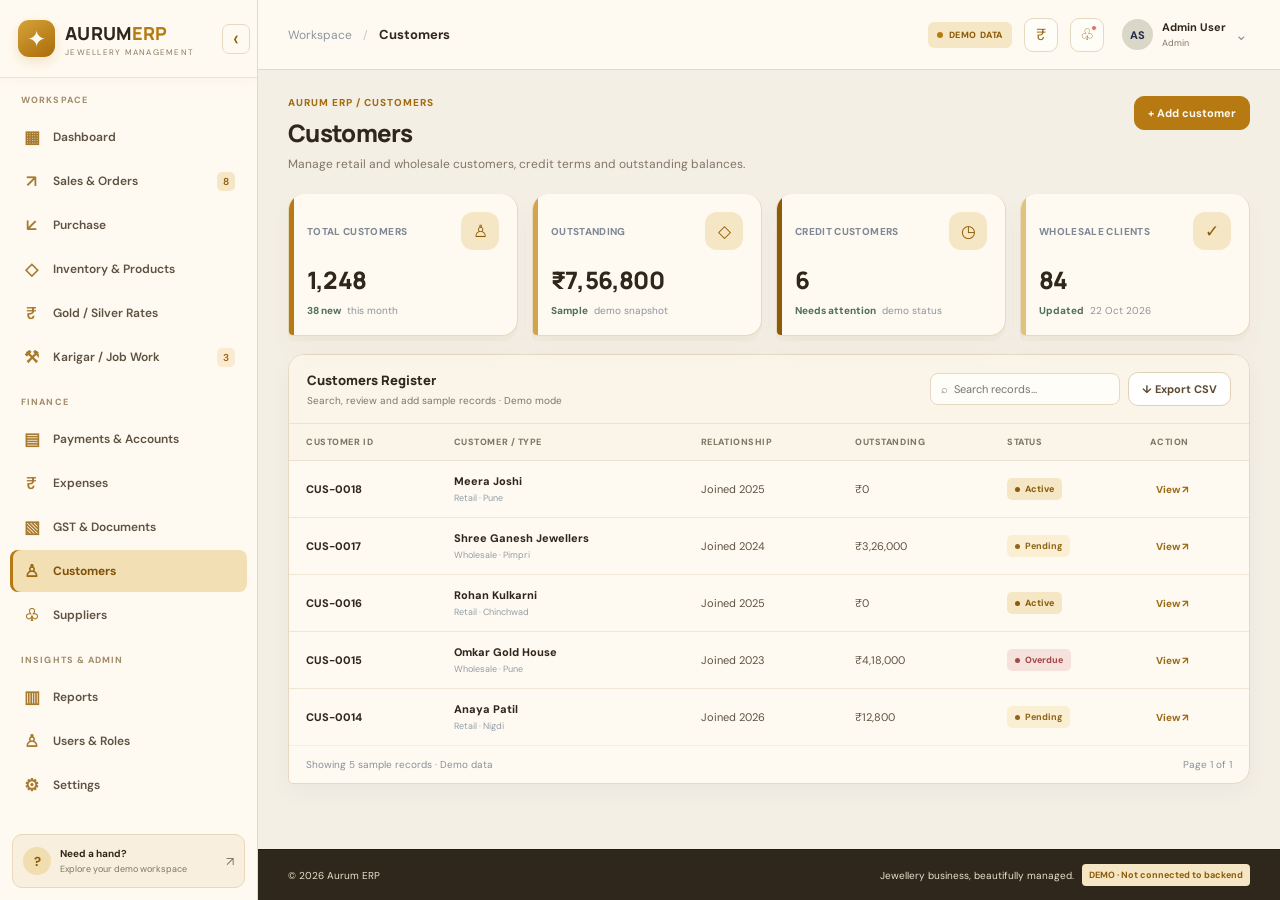
<file: customers/customers.html>
<!DOCTYPE html>
<html lang="en">
<head>
<meta charset="UTF-8"><meta name="viewport" content="width=device-width, initial-scale=1.0">
<title>Jewellery ERP | Demo Dashboard</title>
<link rel="stylesheet" href="../assets/css/dashboard.css">
<script defer src="../assets/js/nav-sidebar.js"></script>
</head>
<body>
<div class="mobile-overlay" id="mobileOverlay"></div>
<aside class="sidebar" id="sidebar">
  <div class="brand">
    <div class="brand-mark">✦</div><div class="brand-text"><strong>AURUM<span>ERP</span></strong><small>JEWELLERY MANAGEMENT</small></div>
    <button class="collapse" id="collapseBtn" title="Collapse sidebar">‹</button>
  </div>
  <nav id="navigation">
    <div class="nav-label">WORKSPACE</div>
    <button class="nav-item active" data-page="dashboard"><span>▦</span> Dashboard</button>
    <button class="nav-item" data-page="sales"><span>↗</span> Sales & Orders <em>8</em></button>
    <button class="nav-item" data-page="purchase"><span>↙</span> Purchase</button>
    <button class="nav-item" data-page="inventory"><span>◇</span> Inventory & Products</button>
    <button class="nav-item" data-page="rates"><span>₹</span> Gold / Silver Rates</button>
    <button class="nav-item" data-page="karigar"><span>⚒</span> Karigar / Job Work <em class="orange">3</em></button>
    <div class="nav-label">FINANCE</div>
    <button class="nav-item" data-page="payments"><span>▤</span> Payments & Accounts</button>
    <button class="nav-item" data-page="expenses"><span>₹</span> Expenses</button>
    <button class="nav-item" data-page="gst"><span>▧</span> GST & Documents</button>
    <button class="nav-item" data-page="customers"><span>♙</span> Customers</button>
    <button class="nav-item" data-page="suppliers"><span>♧</span> Suppliers</button>
    <div class="nav-label">INSIGHTS & ADMIN</div>
    <button class="nav-item" data-page="reports"><span>▥</span> Reports</button>
    <button class="nav-item" data-page="users"><span>♙</span> Users & Roles</button>
    <button class="nav-item" data-page="settings"><span>⚙</span> Settings</button>
  </nav>
  <div class="sidebar-bottom"><div class="help-icon">?</div><div><b>Need a hand?</b><small>Explore your demo workspace</small></div><span>↗</span></div>
</aside>
<div class="main-area">
<header class="topbar">
  <button class="mobile-menu" id="mobileMenu">☰</button>
  <div class="breadcrumbs"><span>Workspace</span><b>/</b><strong id="crumbTitle">Dashboard</strong></div>
  <div class="top-actions"><span class="demo-pill"><i></i> DEMO DATA</span><button class="icon-btn" id="rateTop" title="Today's rates">₹</button><button class="icon-btn notification" id="notifyBtn" title="Notifications">♧<i></i></button><div class="top-user-wrap"><button class="top-user" id="adminMenuToggle" type="button" aria-haspopup="true" aria-expanded="false"><div class="avatar small">AS</div><div><b>Admin User</b><small>Admin</small></div><span class="admin-chevron">⌄</span></button><div class="admin-dropdown" id="adminDropdown" hidden><div class="admin-dropdown-head"><b>Admin User</b><small>Administrator</small></div><button type="button" id="logoutButton" class="admin-logout"><span>↪</span> Logout</button></div></div></div>
</header>
<main class="content" id="content"></main>
<footer>© 2026 Aurum ERP <span>Jewellery business, beautifully managed.</span><b>DEMO · Not connected to backend</b></footer>
</div>
<div class="toast" id="toast"></div>
<div class="modal-backdrop" id="modalBackdrop">
  <div class="modal"><div class="modal-head"><div><h3 id="modalTitle">Add record</h3><p>Demo mode · changes stay in this browser session</p></div><button id="modalClose">×</button></div><form id="recordForm"><div id="modalFields" class="form-grid"></div><div class="modal-actions"><button type="button" class="btn secondary" id="cancelModal">Cancel</button><button class="btn primary" type="submit">Save demo record</button></div></form></div>
</div>
<script>window.addEventListener("DOMContentLoaded",()=>{document.querySelectorAll(".nav-item").forEach(b=>b.classList.toggle("active",b.dataset.page==="customers"));});</script>
<script>
const $=s=>document.querySelector(s), $$=s=>[...document.querySelectorAll(s)];
const money=n=>'₹'+Number(n).toLocaleString('en-IN');
const today='22 Oct 2026';
const data={
sales:[
{ref:'INV-2026-1042',name:'Meera Joshi',detail:'Gold necklace · 22K',date:'22 Oct 2026',amount:184500,status:'Paid'},
{ref:'SO-2026-1041',name:'Shree Ganesh Jewellers',detail:'Wholesale · 8 items',date:'22 Oct 2026',amount:326000,status:'Pending'},
{ref:'INV-2026-1040',name:'Rohan Kulkarni',detail:'Gold ring · 18K',date:'21 Oct 2026',amount:42800,status:'Paid'},
{ref:'SO-2026-1039',name:'Anaya Patil',detail:'Silver anklets · 925',date:'21 Oct 2026',amount:12800,status:'In Progress'},
{ref:'INV-2026-1038',name:'Kavita Deshmukh',detail:'Gold bangles · 22K',date:'20 Oct 2026',amount:97200,status:'Delivered'},
{ref:'SO-2026-1037',name:'Omkar Gold House',detail:'Wholesale · 12 items',date:'20 Oct 2026',amount:418000,status:'Confirmed'}],
purchase:[
{ref:'PUR-2026-0261',name:'Shree Gold Traders',detail:'Gold bullion · 24K',date:'22 Oct 2026',amount:528000,status:'Pending'},
{ref:'PUR-2026-0260',name:'Silverline Metals',detail:'Silver grain · 999',date:'21 Oct 2026',amount:86200,status:'Completed'},
{ref:'PUR-2026-0259',name:'Mahalaxmi Stones',detail:'Gemstones & findings',date:'20 Oct 2026',amount:46500,status:'Processing'},
{ref:'PUR-2026-0258',name:'Raj Refinery',detail:'Recycled gold · 22K',date:'19 Oct 2026',amount:274000,status:'Completed'}],
inventory:[
{ref:'AU-RNG-2201',name:'Classic Gold Ring',detail:'Gold · 22K · 3.8 g',date:'Main Showroom',amount:24,status:'In Stock'},
{ref:'AU-NCK-1805',name:'Temple Necklace',detail:'Gold · 22K · 28.4 g',date:'Vault A',amount:6,status:'Low Stock'},
{ref:'AG-ANK-9250',name:'Silver Anklets',detail:'Silver · 925 · 42 g',date:'Main Showroom',amount:38,status:'In Stock'},
{ref:'AU-BNG-2208',name:'Gold Bangles',detail:'Gold · 22K · 18.6 g',date:'Workshop',amount:0,status:'Low Stock'},
{ref:'AG-CHM-9251',name:'Silver Chain',detail:'Silver · 925 · 16 g',date:'Main Showroom',amount:52,status:'In Stock'},
{ref:'AU-ER-1809',name:'Diamond Stud Earrings',detail:'Gold · 18K · 4.2 g',date:'Vault A',amount:12,status:'In Stock'}],
karigar:[
{ref:'JOB-0264',name:'Suresh Pawar',detail:'Temple necklace · 22K',date:'Due 24 Oct',amount:32.5,status:'In Progress'},
{ref:'JOB-0263',name:'Mahesh Sonawane',detail:'Gold bangles · 22K',date:'Due 23 Oct',amount:18.6,status:'Pending'},
{ref:'JOB-0262',name:'Ravi Shinde',detail:'Ring set · 18K',date:'Due 21 Oct',amount:12.2,status:'Overdue'},
{ref:'JOB-0261',name:'Ganesh Jadhav',detail:'Silver anklets · 925',date:'Due 25 Oct',amount:42,status:'In Progress'}],
payments:[
{ref:'PAY-0871',name:'Meera Joshi',detail:'Customer receipt · UPI',date:'22 Oct 2026',amount:184500,status:'Paid'},
{ref:'PAY-0870',name:'Silverline Metals',detail:'Supplier payment · NEFT',date:'21 Oct 2026',amount:50000,status:'Paid'},
{ref:'PAY-0869',name:'Shree Ganesh Jewellers',detail:'Customer advance · Bank',date:'21 Oct 2026',amount:75000,status:'Pending'},
{ref:'PAY-0868',name:'Suresh Pawar',detail:'Karigar labour · Cash',date:'20 Oct 2026',amount:12500,status:'Paid'}],
customers:[
{ref:'CUS-0018',name:'Meera Joshi',detail:'Retail · Pune',date:'Joined 2025',amount:0,status:'Active'},
{ref:'CUS-0017',name:'Shree Ganesh Jewellers',detail:'Wholesale · Pimpri',date:'Joined 2024',amount:326000,status:'Pending'},
{ref:'CUS-0016',name:'Rohan Kulkarni',detail:'Retail · Chinchwad',date:'Joined 2025',amount:0,status:'Active'},
{ref:'CUS-0015',name:'Omkar Gold House',detail:'Wholesale · Pune',date:'Joined 2023',amount:418000,status:'Overdue'},
{ref:'CUS-0014',name:'Anaya Patil',detail:'Retail · Nigdi',date:'Joined 2026',amount:12800,status:'Pending'}],
suppliers:[
{ref:'SUP-0012',name:'Shree Gold Traders',detail:'Gold bullion · Pune',date:'Terms: 15 days',amount:528000,status:'Pending'},
{ref:'SUP-0011',name:'Silverline Metals',detail:'Silver supplier · Mumbai',date:'Terms: 30 days',amount:36200,status:'Active'},
{ref:'SUP-0010',name:'Mahalaxmi Stones',detail:'Stones & findings · Pune',date:'Terms: 15 days',amount:46500,status:'Pending'},
{ref:'SUP-0009',name:'Raj Refinery',detail:'Gold refining · Mumbai',date:'Terms: 7 days',amount:0,status:'Active'}],
gst:[
{ref:'GST-1042',name:'Meera Joshi',detail:'Sales tax invoice',date:'22 Oct 2026',amount:184500,status:'Completed'},
{ref:'GST-1038',name:'Kavita Deshmukh',detail:'Sales tax invoice',date:'20 Oct 2026',amount:97200,status:'Completed'},
{ref:'GST-P261',name:'Shree Gold Traders',detail:'Purchase invoice',date:'22 Oct 2026',amount:528000,status:'Pending'}],
expenses:[
{ref:'EXP-2026-0184',name:'Showroom Electricity',detail:'Utilities · Main Showroom',date:'22 Oct 2026',amount:8450,status:'Paid'},
{ref:'EXP-2026-0183',name:'Workshop Supplies',detail:'Consumables · Workshop',date:'21 Oct 2026',amount:12600,status:'Pending'},
{ref:'EXP-2026-0182',name:'Courier & Delivery',detail:'Logistics · Dispatch',date:'20 Oct 2026',amount:2350,status:'Paid'}]
};
// Keep demo records between page refreshes; storage errors should never break the UI.
try { const saved = JSON.parse(localStorage.getItem('aurumDemoRecords') || '{}'); Object.keys(saved).forEach(k => { if (Array.isArray(saved[k])) data[k] = saved[k]; }); } catch (e) { console.warn('Demo storage unavailable; using sample data.', e); }
function saveDemoData(){ try { localStorage.setItem('aurumDemoRecords', JSON.stringify(data)); } catch(e) { console.warn('Could not persist demo records.', e); } }
const meta={
dashboard:{title:'Dashboard',desc:'Here’s what’s happening with your jewellery business today.',button:'Download report'},
sales:{title:'Sales & Orders',desc:'Manage customer orders, invoices, deliveries and returns.',button:'+ Create sales order'},
purchase:{title:'Purchase Management',desc:'Track suppliers, purchase orders, goods receipts and bills.',button:'+ New purchase'},
inventory:{title:'Inventory & Products',desc:'Track jewellery by SKU, tag, metal, purity, weight and location.',button:'+ Add product'},
rates:{title:'Gold / Silver Rates',desc:'Manage daily metal rates and review rate history.',button:'+ Update rates'},
karigar:{title:'Karigar / Job Work',desc:'Manage metal issued, work-in-progress, returns and labour settlements.',button:'+ Create job work'},
payments:{title:'Payments & Accounts',desc:'Track customer receipts, supplier payments, expenses and balances.',button:'+ Record payment'},
gst:{title:'GST & Documents',desc:'Review tax invoices, purchase documents and compliance summaries.',button:'+ Create document'},
customers:{title:'Customers',desc:'Manage retail and wholesale customers, credit terms and outstanding balances.',button:'+ Add customer'},
suppliers:{title:'Suppliers',desc:'Maintain supplier details, payment terms and outstanding balances.',button:'+ Add supplier'},
reports:{title:'Reports & Analytics',desc:'Review sales, stock, metal custody and business performance.',button:'Export report'},
users:{title:'Users & Roles',desc:'Manage team access and permissions by role.',button:'+ Add user'},
settings:{title:'Settings',desc:'Configure company details, branches, document numbering and preferences.',button:'Save settings'},
expenses:{title:'Expenses',desc:'Record operating costs and review business expenses by category.',button:'+ Add expense'}
};
const columns={
sales:['Reference','Customer / Order','Date','Total Amount','Status'],
purchase:['Purchase Ref.','Supplier / Items','Date','Total Amount','Status'],
inventory:['SKU / Tag','Product Details','Location','Available Qty','Stock Status'],
karigar:['Job ID','Karigar / Work','Due Date','Metal Weight','Job Status'],
payments:['Payment Ref.','Party / Method','Date','Amount','Status'],
customers:['Customer ID','Customer / Type','Relationship','Outstanding','Status'],
suppliers:['Supplier ID','Supplier / Category','Terms','Outstanding','Status'],
gst:['Document ID','Party / Document','Date','Taxable / Total','Status'],
expenses:['Expense ID','Expense / Category','Date','Amount','Status']
};
const iconBy={sales:'↗',purchase:'↙',inventory:'◇',rates:'₹',karigar:'⚒',payments:'▤',gst:'▧',customers:'♙',suppliers:'♧',reports:'▥',users:'♙',settings:'⚙',expenses:'₹'};
function statusClass(s){let x=s.toLowerCase().replaceAll(' ','-');if(['in-stock','paid','completed','delivered','active'].includes(x))return x;if(['pending','in-progress','processing','low-stock','confirmed','ready'].includes(x))return x;if(['overdue','cancelled','low'].includes(x))return x;return 'draft'}
function tableHTML(key,rows=data[key]||[]){let heads=columns[key]||['Reference','Name','Details','Value','Status'];return `<div class="table-wrap"><table><thead><tr>${heads.map(h=>`<th>${h}</th>`).join('')}<th>Action</th></tr></thead><tbody>${rows.map((r,i)=>`<tr><td><div class="main-cell">${r.ref}</div></td><td><div class="main-cell">${r.name}</div><div class="sub-cell">${r.detail}</div></td><td>${r.date}</td><td>${key==='inventory'?r.amount+' pcs':key==='karigar'?r.amount+' g':money(r.amount)}</td><td><span class="status ${statusClass(r.status)}">${r.status}</span></td><td><button class="text-link row-view" data-key="${key}" data-index="${i}">View ↗</button></td></tr>`).join('')}</tbody></table></div><div class="table-footer"><span>Showing ${rows.length} sample records · Demo data</span><span>Page 1 of 1</span></div>`}
function pageHead(key){let m=meta[key];return `<div class="page-head"><div><div class="eyebrow">AURUM ERP / ${key==='dashboard'?'OVERVIEW':key.toUpperCase()}</div><h1>${m.title}</h1><p>${m.desc}</p></div><div class="head-actions">${key==='dashboard'?'<button class="btn secondary" id="dateBtn">▦ &nbsp; Oct 2026</button>':''}<button class="btn primary" id="primaryAction">${m.button}</button></div></div>`}
function stat(label,value,icon,trend,foot,accent='var(--primary)'){return `<div class="stat-card" style="border-top-color:${accent}"><div class="stat-top"><span class="stat-label">${label}</span><span class="stat-icon">${icon}</span></div><div class="stat-value">${value}</div><div class="stat-bottom"><span class="trend">${trend}</span><span>${foot}</span></div></div>`}
function dashboard(){return `${pageHead('dashboard')}<div class="stats">${stat("Today's Sales",money(684500),'↗','↑ 12.8%','vs yesterday')}${stat('Gold Stock','2.48 kg','◇','↑ 4.2%','vs last month','var(--blue)')}${stat('Customer Dues',money(742800),'♙','6 invoices','need follow-up','#d99a35')}${stat('Active Job Work','12 jobs','⚒','3 overdue','karigar follow-up','#c77a65')}</div>
<div class="dashboard-grid"><section class="panel"><div class="panel-head"><div><h2>Sales Overview</h2><p>Revenue trend · October 2026</p></div><div class="chart-legend"><span><i class="dot" style="background:#6da84c"></i>Sales</span><span><i class="dot" style="background:#1985bf"></i>Purchases</span></div></div><div class="panel-body"><svg class="chart" viewBox="0 0 600 220" preserveAspectRatio="none"><g stroke="#edf0f2" stroke-width="1"><path d="M40 25H590 M40 65H590 M40 105H590 M40 145H590 M40 185H590"/></g><g><text x="0" y="29">₹8L</text><text x="0" y="69">₹6L</text><text x="0" y="109">₹4L</text><text x="0" y="149">₹2L</text><text x="0" y="189">₹0</text></g><path d="M40 150 L90 124 L140 138 L190 92 L240 106 L290 63 L340 80 L390 48 L440 76 L490 35 L540 54 L585 28 L585 185 L40 185Z" fill="#6da84c" opacity=".10"/><polyline points="40,150 90,124 140,138 190,92 240,106 290,63 340,80 390,48 440,76 490,35 540,54 585,28" fill="none" stroke="#6da84c" stroke-width="3" stroke-linejoin="round" stroke-linecap="round"/><polyline points="40,166 90,153 140,158 190,135 240,142 290,116 340,126 390,104 440,120 490,91 540,103 585,83" fill="none" stroke="#1985bf" stroke-width="2.5" stroke-linejoin="round" stroke-linecap="round"/><g><text x="35" y="210">01 Oct</text><text x="140" y="210">05 Oct</text><text x="245" y="210">10 Oct</text><text x="350" y="210">15 Oct</text><text x="455" y="210">20 Oct</text><text x="550" y="210">22 Oct</text></g></svg></div></section>
<section class="panel"><div class="panel-head"><div><h2>Today's Metal Rates</h2><p>Indicative demo rates · per gram</p></div><button class="text-link" data-goto="rates">View rates ↗</button></div><div class="panel-body"><div class="rate-list"><div class="rate-row"><div class="metal-badge">Au</div><div class="rate-name"><b>Gold 24K</b><small>999 purity</small></div><div class="rate-price">₹13,180<small>↑ 0.42%</small></div></div><div class="rate-row"><div class="metal-badge">Au</div><div class="rate-name"><b>Gold 22K</b><small>916 purity</small></div><div class="rate-price">₹12,082<small>↑ 0.38%</small></div></div><div class="rate-row"><div class="metal-badge silver">Ag</div><div class="rate-name"><b>Silver 999</b><small>Fine silver</small></div><div class="rate-price">₹168.50<small>↑ 0.21%</small></div></div><div class="rate-row"><div class="metal-badge silver">Ag</div><div class="rate-name"><b>Silver 925</b><small>Sterling</small></div><div class="rate-price">₹155.85<small>↑ 0.18%</small></div></div></div><button class="btn secondary" style="width:100%;margin-top:8px" data-goto="rates">Manage daily rates →</button></div></section></div>
<div class="dashboard-grid"><section class="panel"><div class="panel-head"><div><h2>Recent Sales & Orders</h2><p>Latest activity across your showroom</p></div><button class="text-link" data-goto="sales">View all ↗</button></div>${tableHTML('sales',data.sales.slice(0,4))}</section><section class="panel"><div class="panel-head"><div><h2>Quick Actions</h2><p>Common tasks for your team</p></div></div><div class="panel-body"><div class="quick-actions"><button class="quick-action" data-add="sales"><span class="quick-icon">＋</span><span><b>New Sales Order</b><small>Create customer order</small></span></button><button class="quick-action" data-add="purchase"><span class="quick-icon">↙</span><span><b>Record Purchase</b><small>Receive new goods</small></span></button><button class="quick-action" data-add="inventory"><span class="quick-icon">◇</span><span><b>Add Product</b><small>Update stock catalogue</small></span></button><button class="quick-action" data-add="karigar"><span class="quick-icon">⚒</span><span><b>Assign Job Work</b><small>Issue metal to karigar</small></span></button></div><div style="margin-top:20px"><div class="panel-head" style="padding:0 0 12px;border:0"><div><h2>Attention Needed</h2><p>Items that may need your review</p></div></div><div class="alert-list"><div class="alert-item"><div class="alert-symbol">!</div><div><b>3 overdue karigar jobs</b><p>Review metal reconciliation and expected return dates.</p></div></div><div class="alert-item"><div class="alert-symbol">₹</div><div><b>Customer payments pending</b><p>6 invoices have outstanding balances.</p></div></div><div class="alert-item"><div class="alert-symbol">◇</div><div><b>2 products are low on stock</b><p>Check replenishment or production needs.</p></div></div></div></div></div></section></div>`}
function genericPage(key){let m=meta[key];if(key==='rates')return `${pageHead(key)}<div class="stats">${stat('Gold 24K','₹13,180/g','Au','↑ 0.42%','today')}${stat('Gold 22K','₹12,082/g','Au','↑ 0.38%','today','var(--blue)')}${stat('Silver 999','₹168.50/g','Ag','↑ 0.21%','today','#d99a35')}${stat('Silver 925','₹155.85/g','Ag','↑ 0.18%','today','#c77a65')}</div><div class="page-columns"><section class="panel"><div class="panel-head"><div><h2>Metal Rate History</h2><p>Sample rates effective 22 October 2026</p></div><button class="btn secondary" id="exportBtn">Export CSV</button></div><div class="table-wrap"><table><thead><tr><th>Metal</th><th>Purity</th><th>Rate / Gram</th><th>Effective Date</th><th>Updated By</th><th>Status</th></tr></thead><tbody><tr><td>Gold</td><td>24K / 999</td><td>₹13,180.00</td><td>22 Oct 2026</td><td>Aarav Shah</td><td><span class="status active">Current</span></td></tr><tr><td>Gold</td><td>22K / 916</td><td>₹12,082.00</td><td>22 Oct 2026</td><td>Aarav Shah</td><td><span class="status active">Current</span></td></tr><tr><td>Silver</td><td>999</td><td>₹168.50</td><td>22 Oct 2026</td><td>Aarav Shah</td><td><span class="status active">Current</span></td></tr><tr><td>Silver</td><td>925</td><td>₹155.85</td><td>22 Oct 2026</td><td>Aarav Shah</td><td><span class="status active">Current</span></td></tr></tbody></table></div></section><section class="panel"><div class="panel-head"><div><h2>Rate Policy</h2><p>Demo configuration</p></div></div><div class="panel-body"><div class="alert-list"><div class="alert-item"><div class="quick-icon">✓</div><div><b>Rate history enabled</b><p>Previous rates remain available for audit.</p></div></div><div class="alert-item"><div class="quick-icon">✓</div><div><b>Approval for overrides</b><p>Sales rate overrides require manager approval.</p></div></div><div class="alert-item"><div class="quick-icon">!</div><div><b>Verify live market rates</b><p>These values are fictional demo data, not live rates.</p></div></div></div></div></section></div>`;
if(key==='reports')return `${pageHead(key)}<div class="stats">${stat('Gross Sales',money(4826500),'↗','↑ 8.4%','vs last month')}${stat('Purchases',money(3268000),'↙','↑ 3.1%','vs last month','var(--blue)')}${stat('Estimated Margin',money(618400),'◈','12.8%','demo estimate','#d99a35')}${stat('Open Receivables',money(742800),'₹','6 invoices','pending','#c77a65')}</div><div class="dashboard-grid"><section class="panel"><div class="panel-head"><div><h2>Business Summary</h2><p>Monthly totals · illustrative sample data</p></div><button class="btn secondary" id="exportBtn">Export CSV</button></div>${tableHTML('sales',data.sales.slice(0,5))}</section><section class="panel"><div class="panel-head"><div><h2>Report Categories</h2><p>Choose a report area</p></div></div><div class="panel-body"><div class="quick-actions"><button class="quick-action" data-goto="sales"><span class="quick-icon">↗</span><span><b>Sales Report</b><small>Daily / monthly sales</small></span></button><button class="quick-action" data-goto="inventory"><span class="quick-icon">◇</span><span><b>Stock Report</b><small>Purity and location</small></span></button><button class="quick-action" data-goto="karigar"><span class="quick-icon">⚒</span><span><b>Karigar Ledger</b><small>Metal balance and jobs</small></span></button><button class="quick-action" data-goto="payments"><span class="quick-icon">₹</span><span><b>Outstanding</b><small>Receivables and payables</small></span></button></div></div></section></div>`;
if(key==='users')return `${pageHead(key)}<div class="stats">${stat('Total Users','08','♙','6 active','team members')}${stat('Super Admin','01','⚙','Full access','role','var(--blue)')}${stat('Operational Roles','06','▤','Role-based','permissions','#d99a35')}${stat('MFA Status','Optional','✓','Demo only','not configured','#c77a65')}</div><section class="panel"><div class="panel-head"><div><h2>Team Access</h2><p>Example users and role permissions</p></div><button class="btn secondary" id="exportBtn">Export CSV</button></div><div class="table-wrap"><table><thead><tr><th>User</th><th>Role</th><th>Access Scope</th><th>Last Active</th><th>Status</th><th>Action</th></tr></thead><tbody>${[['Aarav Shah','Super Admin','All modules','Today','Active'],['Priya Kulkarni','Accountant','Accounts, GST, Reports','Today','Active'],['Rahul Patil','Salesperson / Cashier','Customers, Sales','Today','Active'],['Nitin Jadhav','Inventory Manager','Inventory, Stock Ledger','Yesterday','Active'],['Suresh Pawar','Karigar User','Assigned job work only','21 Oct','Active']].map((r,i)=>`<tr><td><div class="main-cell">${r[0]}</div><div class="sub-cell">user${i+1}@aurum.demo</div></td><td>${r[1]}</td><td>${r[2]}</td><td>${r[3]}</td><td><span class="status active">${r[4]}</span></td><td><button class="text-link" data-toast="Demo user details opened">View ↗</button></td></tr>`).join('')}</tbody></table></div></section>`;
if(key==='settings')return `${pageHead(key)}<div class="page-columns"><section class="panel"><div class="panel-head"><div><h2>Company Profile</h2><p>Basic business configuration</p></div></div><form id="settingsForm" class="form-grid"><div class="field"><label>Company Name</label><input value="Aurum Jewellers"></div><div class="field"><label>Financial Year</label><select><option>2026–2027</option><option>2025–2026</option></select></div><div class="field"><label>GSTIN (Demo)</label><input value="27AAAAA0000A1Z5"></div><div class="field"><label>Default Branch</label><select><option>Main Showroom — Pune</option><option>Workshop — Chinchwad</option></select></div><div class="field"><label>Document Prefix</label><input value="AUR"></div><div class="field"><label>Default Currency</label><select><option>INR — Indian Rupee</option></select></div><div class="field full"><label>Address</label><textarea>Pune, Maharashtra, India (demo address)</textarea></div><div class="field full"><button class="btn primary" type="submit">Save demo settings</button></div></form></section><section class="panel"><div class="panel-head"><div><h2>System Preferences</h2><p>Demo configuration</p></div></div><div class="panel-body"><div class="alert-list"><div class="alert-item"><div class="quick-icon">✓</div><div><b>Role-based access</b><p>Restrict sensitive actions by role.</p></div></div><div class="alert-item"><div class="quick-icon">✓</div><div><b>Audit trail</b><p>Keep changes and approvals traceable.</p></div></div><div class="alert-item"><div class="alert-symbol">!</div><div><b>Backend not connected</b><p>Settings on this screen are for visual demo only.</p></div></div></div></div></section></div>`;
let rows=data[key]||[];
return `${pageHead(key)}<div class="stats">${key==='sales'?stat('Orders This Month','126','↗','↑ 9.6%','vs last month'):key==='purchase'?stat('Purchase Orders','42','↙','↑ 4.2%','this month'):key==='inventory'?stat('Unique Products','486','◇','12 low stock','items need review'):key==='karigar'?stat('Open Jobs','12','⚒','3 overdue','require follow-up'):key==='payments'?stat('Collected Today',money(234500),'₹','↑ 6.8%','vs yesterday'):key==='customers'?stat('Total Customers','1,248','♙','38 new','this month'):key==='suppliers'?stat('Active Suppliers','42','♧','5 pending','payment review'):stat('Documents','218','▧','14 pending','review')}${stat(key==='inventory'?'Total Pieces':key==='karigar'?'Metal Issued':'Outstanding',key==='inventory'?'1,842 pcs':key==='karigar'?'105.3 g':money(key==='sales'?742800:key==='purchase'?684200:key==='payments'?742800:key==='customers'?756800:key==='suppliers'?610700:528000),'◇','Sample','demo snapshot','var(--blue)')}${stat(key==='purchase'?'Awaiting Receipt':key==='sales'?'Pending Orders':key==='inventory'?'Low Stock Items':key==='karigar'?'Jobs Overdue':key==='payments'?'Pending Payments':key==='customers'?'Credit Customers':key==='suppliers'?'Payment Due':'Pending Review',key==='inventory'?'2':key==='karigar'?'3':key==='sales'?'8':key==='purchase'?'4':'6','◷','Needs attention','demo status','#d99a35')}${stat(key==='inventory'?'Stock Locations':key==='karigar'?'Active Karigars':key==='customers'?'Wholesale Clients':'Completed This Month',key==='inventory'?'3':key==='karigar'?'18':key==='customers'?'84':'94','✓','Updated','22 Oct 2026','#c77a65')}</div><section class="panel"><div class="panel-head"><div><h2>${m.title} Register</h2><p>Search, review and add sample records · Demo mode</p></div><div class="table-tools"><input class="search-box" id="tableSearch" placeholder="⌕  Search records..."><button class="btn secondary" id="exportBtn">↓ Export CSV</button></div></div><div id="tableContent">${tableHTML(key,rows)}</div></section>`;
}
function salesOrderPage(){return `${pageHead('sales')}<div class="stats">${stat('Orders This Month','126','↗','↑ 9.6%','vs last month')}${stat('Pending Orders','08','◷','Needs attention','order status','var(--blue)')}${stat('Advance Received',money(480000),'₹','This month','demo data','#d99a35')}${stat('Ready for Delivery','18','✓','Awaiting pickup','demo data','#c77a65')}</div><div class="panel"><div class="panel-head"><div><h2>Sales Order Register</h2><p>Manage ready-stock and custom jewellery orders</p></div><div class="table-tools"><input class="search-box" id="tableSearch" placeholder="Search order, customer..." aria-label="Search sales orders"></div></div><div class="table-wrap"><table class="sales-orders-table sales-register-table"><thead><tr><th>Order No.</th><th>Customer</th><th>Type</th><th>Order Date</th><th>Items</th><th>Total</th><th>Advance</th><th>Balance</th><th>Delivery</th><th>Status</th><th>Actions</th></tr></thead><tbody id="salesOrderRows">${(data.sales||[]).map((r,i)=>salesOrderRow(r,i)).join('')}</tbody></table></div><div class="table-footer"><span id="salesOrderCount">Showing ${(data.sales||[]).length} orders · Demo data</span><span>Use the action icons to view, update, or delete an order.</span></div></div>`}
function salesOrderRow(r,i){const advance=Number(r.advance??Math.round((r.amount||0)*.25));const balance=Number(r.balance??Math.max(0,(r.amount||0)-advance));return `<tr><td><b>${r.ref}</b></td><td><div class="main-cell">${r.name}</div><div class="sub-cell">${r.detail||'Jewellery order'}</div></td><td>${r.orderType|| (i%2?'Custom':'Ready Stock')}</td><td>${r.date||'—'}</td><td>${r.quantity|| (i%2?2:1)}</td><td>${money(r.amount||0)}</td><td>${money(advance)}</td><td>${money(balance)}</td><td>${r.deliveryDate||'05 Nov 2026'}</td><td><span class="status ${statusClass(r.status||'Draft')}">${r.status||'Draft'}</span></td><td><div class="row-actions"><button class="action-icon" type="button" title="View order" aria-label="View order" data-order-action="view" data-order-index="${i}"><svg viewBox="0 0 24 24" aria-hidden="true"><path d="M2 12s3.5-7 10-7 10 7 10 7-3.5 7-10 7S2 12 2 12Z"/><circle cx="12" cy="12" r="3"/></svg></button><button class="action-icon" type="button" title="Edit order" aria-label="Edit order" data-order-action="update" data-order-index="${i}"><svg viewBox="0 0 24 24" aria-hidden="true"><path d="M12 20h9"/><path d="m16.5 3.5 4 4L8 20l-5 1 1-5Z"/></svg></button><button class="action-icon danger" type="button" title="Delete order" aria-label="Delete order" data-order-action="delete" data-order-index="${i}"><svg viewBox="0 0 24 24" aria-hidden="true"><path d="M3 6h18M8 6V4h8v2m3 0-1 14H6L5 6m4 4v6m6-6v6"/></svg></button></div></td></tr>`}
function detailedOrderModal(){
const fields=[
['Order Type','select','Ready Stock,Custom Jewellery'],['Order Priority','select','Normal,Urgent'],['Order Date','date',''],['Expected Delivery Date','date',''],
['Customer Name','text',''],['Customer ID / Code','text',''],['Customer Type','select','Retail,Wholesale,B2B,B2C'],['Mobile Number','tel',''],['Email','email',''],['GSTIN / PAN (if applicable)','text',''],['Billing Address','textarea',''],['Delivery Address','textarea',''],['Branch / Showroom','text','Main Showroom'],['Salesperson','text','Aarav Shah'],['Sales Channel','select','Showroom,Online,Phone,WhatsApp,Wholesale'],
['Product Name / SKU','text',''],['Category','select','Ring,Necklace,Chain,Bracelet,Earrings,Bangle,Anklet,Coin,Other'],['Metal Type','select','Gold,Silver,Platinum'],['Purity','select','24K / 999,22K / 916,18K / 750,14K / 585,925 Silver,999 Silver'],['Barcode / Tag Number','text',''],['Quantity (pcs)','number','1'],['Gross Weight (g)','number',''],['Stone Weight (g)','number','0'],['Other Non-metal Weight (g)','number','0'],
['Metal Rate per Gram (₹)','number',''],['Rate Source','select','Manual Demo Rate,API Rate'],['Making Charge Type','select','Per Gram,Percentage,Fixed'],['Making Charge Rate','number',''],['Wastage (%)','number','0'],['Stone Amount (₹)','number','0'],['Engraving / Other Charges (₹)','number','0'],['Item Discount (₹)','number','0'],['Order Discount (₹)','number','0'],['GST (%)','number','3'],
['Advance Amount (₹)','number','0'],['Payment Mode','select','Cash,UPI,Card,Bank Transfer,NEFT,Cheque'],['Transaction Reference / UTR','text',''],['Payment Status','select','Unpaid,Partially Paid,Paid,Refunded'],['Order Status','select','Draft,Confirmed,Pending Stock,In Production,Ready,Partially Delivered,Delivered,Cancelled'],['Stock Reservation','select','Reserve Available Stock,Pending Stock Check,Custom Production Required'],['Delivery Method','select','Store Pickup,Home Delivery,Courier'],['Special Instructions','textarea',''],['Internal Notes','textarea','']
];
$('#modalTitle').textContent='Create Detailed Sales Order';
$('#modalFields').innerHTML=`<div class="field full"><h3>1. Order & Customer Details</h3></div>`+fields.map((f,i)=>{let section=i===15?'<div class="field full"><h3>2. Jewellery Item & Weight Details</h3></div>':i===24?'<div class="field full"><h3>3. Rate, Making, Wastage & Tax</h3></div>':i===34?'<div class="field full"><h3>4. Payment, Stock & Delivery</h3></div>':'';let inp=f[1]==='select'?`<select name="f${i}" ${[2,3].includes(i)?'':' '}>${f[2].split(',').map(x=>`<option>${x}</option>`).join('')}</select>`:f[1]==='textarea'?`<textarea name="f${i}" placeholder="Enter ${f[0]}">${f[2]}</textarea>`:`<input name="f${i}" type="${f[1]}" ${f[1]==='number'?'min="0" step="0.001"':''} value="${f[2]}" placeholder="Enter ${f[0]}">`;let full=[10,11,41,42].includes(i);return section+`<div class="field ${full?'full':''}"><label>${f[0]}</label>${inp}</div>`}).join('')+`<div class="field full"><div class="alert-item"><div class="alert-symbol">₹</div><div><b>Order price calculation</b><p id="orderCalcPreview">Enter gross weight and rate to calculate estimate. Demo rates are not live.</p></div></div></div>`;
const form=$('#recordForm');$('#modalBackdrop').classList.add('show');document.body.classList.add('modal-open');
const val=n=>Number(form.querySelector(`[name="f${n}"]`)?.value||0);
const calc=()=>{const net=Math.max(0,val(21)-val(22)-val(23));const metal=net*val(24);const type=form.querySelector('[name="f26"]')?.value;const making=type==='Per Gram'?net*val(27):type==='Percentage'?metal*val(27)/100:val(27);const wastage=metal*val(28)/100;const subtotal=Math.max(0,metal+making+wastage+val(29)+val(30)-val(31)-val(32));const tax=subtotal*val(33)/100;const total=subtotal+tax;const advance=val(34);$('#orderCalcPreview').textContent=`Net metal: ${net.toFixed(3)} g · Metal: ${money(metal)} · Making: ${money(making)} · Wastage: ${money(wastage)} · Tax: ${money(tax)} · Grand total: ${money(total)} · Balance: ${money(Math.max(0,total-advance))}. Estimate only; confirm applicable tax rules.`;return {net,metal,making,wastage,tax,total,advance,balance:Math.max(0,total-advance)}};
form.querySelectorAll('input,select,textarea').forEach(x=>x.addEventListener('input',calc));calc();
form.onsubmit=e=>{e.preventDefault();const get=n=>form.querySelector(`[name="f${n}"]`)?.value||'';const c=calc();if(!get(4).trim()){toast('Please enter customer name.');form.querySelector('[name="f4"]').focus();return}if(!get(15).trim()){toast('Please enter product name / SKU.');form.querySelector('[name="f15"]').focus();return}const rec={ref:`SO-2026-${String(Date.now()).slice(-4)}`,name:get(4),detail:`${get(16)||'Jewellery'} · ${get(17)||'Gold'} ${get(18)||''}`,date:get(2)||today,amount:Math.round(c.total*100)/100,status:get(38)||'Draft',orderType:get(0),priority:get(1),customerId:get(5),customerType:get(6),phone:get(7),email:get(8),gstinPan:get(9),billingAddress:get(10),deliveryAddress:get(11),branch:get(12),salesperson:get(13),salesChannel:get(14),sku:get(15),barcode:get(19),quantity:Number(get(20)||1),grossWeight:Number(get(21)||0),stoneWeight:Number(get(22)||0),nonMetalWeight:Number(get(23)||0),netMetalWeight:c.net,metalRate:Number(get(24)||0),rateSource:get(25),makingChargeType:get(26),makingChargeRate:Number(get(27)||0),wastagePercent:Number(get(28)||0),wastageAmount:c.wastage,stoneAmount:Number(get(29)||0),otherCharges:Number(get(30)||0),itemDiscount:Number(get(31)||0),orderDiscount:Number(get(32)||0),gstPercent:Number(get(33)||0),advance:c.advance,balance:c.balance,paymentMode:get(35),transactionReference:get(36),paymentStatus:get(37)||'Unpaid',stockReservation:get(39),deliveryMethod:get(40),deliveryDate:get(3),specialInstructions:get(41),notes:get(42)};data.sales.unshift(rec);saveDemoData();$('#modalBackdrop').classList.remove('show');document.body.classList.remove('modal-open');toast('Sales order saved in demo data.');render('sales')};
}

function closeOrderOverlay(){ $('#modalBackdrop').classList.remove('show'); document.body.classList.remove('modal-open'); $('#recordForm').onsubmit=null; }
function showOrderOverlay(title, row, mode, index){
 const fields=[['Order Number','ref'],['Order Type','orderType'],['Order Priority','priority'],['Order Date','date'],['Expected Delivery','deliveryDate'],['Customer Name','name'],['Customer ID','customerId'],['Customer Type','customerType'],['Mobile Number','phone'],['Email','email'],['GSTIN / PAN','gstinPan'],['Billing Address','billingAddress'],['Delivery Address','deliveryAddress'],['Branch / Showroom','branch'],['Salesperson','salesperson'],['Sales Channel','salesChannel'],['Product / SKU','sku'],['Item Details','detail'],['Barcode / Tag','barcode'],['Quantity','quantity'],['Gross Weight (g)','grossWeight'],['Stone Weight (g)','stoneWeight'],['Other Non-metal Weight (g)','nonMetalWeight'],['Net Metal Weight (g)','netMetalWeight'],['Metal Rate (₹/g)','metalRate'],['Rate Source','rateSource'],['Making Charge Type','makingChargeType'],['Making Charge Rate','makingChargeRate'],['Wastage (%)','wastagePercent'],['Wastage Amount (₹)','wastageAmount'],['Stone Amount (₹)','stoneAmount'],['Other Charges (₹)','otherCharges'],['Item Discount (₹)','itemDiscount'],['Order Discount (₹)','orderDiscount'],['GST (%)','gstPercent'],['Grand Total (₹)','amount'],['Advance Amount (₹)','advance'],['Balance (₹)','balance'],['Payment Mode','paymentMode'],['Transaction Reference / UTR','transactionReference'],['Payment Status','paymentStatus'],['Order Status','status'],['Stock Reservation','stockReservation'],['Delivery Method','deliveryMethod'],['Special Instructions','specialInstructions'],['Internal Notes','notes']];
 $('#modalTitle').textContent=title; $('#modalBackdrop').classList.add('show'); document.body.classList.add('modal-open');
 $('#modalFields').innerHTML=fields.map(([label,key])=>{let value=row[key]??'';if(key==='amount'||key==='advance'||key==='balance'||key==='metalRate'||key==='stoneAmount'||key==='otherCharges'||key==='wastageAmount') value=Number(value||0).toFixed(2);let full=['billingAddress','deliveryAddress','specialInstructions','notes'].includes(key);let html=mode==='edit'?`<input name="edit_${key}" value="${String(value).replaceAll('&','&amp;').replaceAll('"','&quot;').replaceAll('<','&lt;')}" ${['quantity','grossWeight','stoneWeight','nonMetalWeight','netMetalWeight','metalRate','makingChargeRate','wastagePercent','wastageAmount','stoneAmount','otherCharges','itemDiscount','orderDiscount','gstPercent','amount','advance','balance'].includes(key)?'type="number" step="0.001" min="0"':''}>`:`<div class="order-read-value">${String(value||'—').replaceAll('&','&amp;').replaceAll('<','&lt;')}</div>`;return `<div class="field ${full?'full':''}"><label>${label}</label>${html}</div>`}).join('');
 $('#recordForm button[type="submit"]').style.display=mode==='edit'?'':'none'; $('#recordForm button[type="submit"]').textContent='Save Changes';
 $('#recordForm').onsubmit=e=>{e.preventDefault();const get=k=>$('#modalFields').querySelector(`[name="edit_${k}"]`)?.value;fields.forEach(([label,key])=>{if(get(key)!==undefined){let v=get(key);if(['quantity','grossWeight','stoneWeight','nonMetalWeight','netMetalWeight','metalRate','makingChargeRate','wastagePercent','wastageAmount','stoneAmount','otherCharges','itemDiscount','orderDiscount','gstPercent','amount','advance','balance'].includes(key))v=Number(v||0);row[key]=v;}});row.name=String(row.name||'');row.amount=Number(row.amount||0);row.advance=Number(row.advance||0);row.balance=Math.max(0,row.amount-row.advance);saveDemoData();closeOrderOverlay();render('sales');toast('Sales order updated successfully.');};
}
function bindSalesOrderActions(){
 $$('[data-order-action]').forEach(btn=>btn.onclick=()=>{const index=Number(btn.dataset.orderIndex),row=data.sales[index];if(!row)return;const action=btn.dataset.orderAction;
  if(action==='view'){showOrderOverlay('Sales Order Details · '+row.ref,row,'view',index);}
  else if(action==='update'){showOrderOverlay('Edit Sales Order · '+row.ref,row,'edit',index);}
  else if(action==='delete'){
   $('#modalTitle').textContent='Delete Sales Order?';$('#modalFields').innerHTML=`<div class="field full"><h3>Confirm deletion</h3><p class="delete-confirm-message">Are you sure you want to delete sales order <b>${row.ref}</b> for <b>${String(row.name||'Customer').replaceAll('<','&lt;')}</b>? This action cannot be undone.</p></div>`;
   $('#modalBackdrop').classList.add('show');document.body.classList.add('modal-open');$('#recordForm button[type="submit"]').style.display='';$('#recordForm button[type="submit"]').textContent='Delete Order';$('#recordForm').onsubmit=e=>{e.preventDefault();data.sales.splice(index,1);saveDemoData();$('#modalTitle').textContent='Delete Successful';$('#modalFields').innerHTML='<div class="field full"><div class="alert-item"><div class="alert-symbol">✓</div><div><b>Sales order deleted successfully</b><p>The selected order has been removed from this demo register.</p></div></div></div>';$('#recordForm button[type="submit"]').style.display='none';$('#recordForm button[type="button"]').textContent='Close';$('#recordForm button[type="button"]').onclick=()=>{closeOrderOverlay();render('sales')};toast('Sales order deleted successfully.');};
  }
 });
}
function purchasePage(){return `${pageHead('purchase')}<div class="stats">${stat('Purchase Orders','42','↙','↑ 4.2%','this month')}${stat('Awaiting Receipt','04','◷','Needs inspection','demo status','var(--blue)')}${stat('Supplier Payables',money(684200),'₹','Open balance','demo data','#d99a35')}${stat('Received This Month','38','✓','Goods received','demo data','#c77a65')}</div><div class="panel"><div class="panel-head"><div><h2>Purchase Register</h2><p>Manage supplier orders, goods receipts, metal purity, invoices and payables</p></div><div class="table-tools"><input class="search-box" id="tableSearch" placeholder="Search purchase, supplier..." aria-label="Search purchases"></div></div><div class="table-wrap"><table class="sales-orders-table purchase-table"><thead><tr><th>Purchase Ref.</th><th>Supplier / Items</th><th>Purchase Date</th><th>Category</th><th>Qty</th><th>Net Weight</th><th>Invoice Total</th><th>Paid</th><th>Balance</th><th>Receipt Status</th><th>Actions</th></tr></thead><tbody id="purchaseRows">${(data.purchase||[]).map((r,i)=>purchaseRow(r,i)).join('')}</tbody></table></div><div class="table-footer"><span id="purchaseCount">Showing ${(data.purchase||[]).length} purchases · Demo data</span><span>Use action icons to view, edit or delete a purchase.</span></div></div>`}
function purchaseRow(r,i){const paid=Number(r.paidAmount??0),balance=Number(r.balance??Math.max(0,(r.amount||0)-paid));return `<tr><td><b>${r.ref}</b></td><td><div class="main-cell">${r.name}</div><div class="sub-cell">${r.detail||'Purchase items'}</div></td><td>${r.date||'—'}</td><td>${r.category||'Raw Material'}</td><td>${r.quantity??1}</td><td>${Number(r.netWeight||r.grossWeight||0).toFixed(3)} g</td><td>${money(r.amount||0)}</td><td>${money(paid)}</td><td>${money(balance)}</td><td><span class="status ${statusClass(r.status||'Pending')}">${r.receiptStatus||r.status||'Pending'}</span></td><td><div class="row-actions"><button class="action-icon" type="button" title="View purchase" aria-label="View purchase" data-purchase-action="view" data-purchase-index="${i}"><svg viewBox="0 0 24 24"><path d="M2 12s3.5-7 10-7 10 7 10 7-3.5 7-10 7S2 12 2 12Z"/><circle cx="12" cy="12" r="3"/></svg></button><button class="action-icon" type="button" title="Edit purchase" aria-label="Edit purchase" data-purchase-action="edit" data-purchase-index="${i}"><svg viewBox="0 0 24 24"><path d="M12 20h9"/><path d="m16.5 3.5 4 4L8 20l-5 1 1-5Z"/></svg></button><button class="action-icon danger" type="button" title="Delete purchase" aria-label="Delete purchase" data-purchase-action="delete" data-purchase-index="${i}"><svg viewBox="0 0 24 24"><path d="M3 6h18M8 6V4h8v2m3 0-1 14H6L5 6m4 4v6m6-6v6"/></svg></button></div></td></tr>`}
const purchaseFields=[['Purchase Reference','ref'],['Supplier Name','name'],['Supplier Code','supplierCode'],['Supplier Invoice Number','invoiceNumber'],['Purchase Order Number','poNumber'],['Purchase Date','date'],['Expected Receipt Date','expectedReceiptDate'],['Purchase Category','category'],['Material / Item Description','detail'],['Metal Type','metalType'],['Purity','purity'],['SKU / Batch / Lot Number','batchNumber'],['Quantity / Pieces','quantity'],['Gross Weight (g)','grossWeight'],['Stone / Non-metal Weight (g)','nonMetalWeight'],['Net Metal Weight (g)','netWeight'],['Rate per Gram (₹)','ratePerGram'],['Taxable Amount (₹)','taxableAmount'],['Making / Refining / Other Charges (₹)','otherCharges'],['Discount (₹)','discount'],['GST (%)','gstPercent'],['GST Amount (₹)','gstAmount'],['Invoice Total (₹)','amount'],['Paid Amount (₹)','paidAmount'],['Balance Payable (₹)','balance'],['Payment Terms','paymentTerms'],['Payment Mode','paymentMode'],['Transaction Reference / UTR','transactionReference'],['Payment Status','paymentStatus'],['Goods Receipt Status','receiptStatus'],['Quality / Purity Check','qualityStatus'],['Storage Location','storageLocation'],['Received By','receivedBy'],['Internal Notes','notes']];
function openPurchaseOverlay(title,row,mode,index){
 const form=$('#recordForm'), fields=$('#modalFields'), submit=form.querySelector('button[type="submit"]'), cancel=form.querySelector('button[type="button"]');
 $('#modalTitle').textContent=title;
 $('#modalBackdrop').classList.add('show');document.body.classList.add('modal-open');
 if(mode==='delete'){
   fields.innerHTML=`<div class="purchase-delete-confirm"><div class="purchase-delete-icon">!</div><h3>Delete this purchase?</h3><p>This will remove <b>${String(row.ref||'purchase').replaceAll('&','&amp;').replaceAll('<','&lt;')}</b> for <b>${String(row.name||'this supplier').replaceAll('&','&amp;').replaceAll('<','&lt;')}</b> from the demo register. This action cannot be undone.</p></div>`;
   submit.style.display='';submit.textContent='Yes, Delete Purchase';submit.classList.add('danger-confirm');cancel.textContent='Keep Purchase';cancel.onclick=closeOrderOverlay;
   form.onsubmit=e=>{e.preventDefault();e.stopPropagation();if(!data.purchase[index]||data.purchase[index]!==row){toast('Purchase record changed. Please try again.');closeOrderOverlay();render('purchase');return;}data.purchase.splice(index,1);saveDemoData();closeOrderOverlay();render('purchase');toast('Purchase deleted successfully.');};
   return;
 }
 const groups={ref:'1. Purchase & Supplier Details',category:'2. Material, Weight & Quality Details',ratePerGram:'3. Pricing, Tax & Invoice Details',paymentTerms:'4. Payment & Goods Receipt'};
 fields.innerHTML=purchaseFields.map(([label,key])=>{const value=row[key]??(key==='quantity'?1:key==='gstPercent'?3:key==='paymentStatus'?'Unpaid':key==='receiptStatus'?'Pending':key==='qualityStatus'?'Pending Inspection':'');const section=groups[key]?`<div class="field full"><h3>${groups[key]}</h3></div>`:'';const selects={category:['Raw Gold','Raw Silver','Bullion / Coins','Gemstones','Findings / Components','Finished Jewellery','Recycled Metal','Other'],metalType:['Gold','Silver','Platinum','Diamond / Gemstone','Mixed'],purity:['24K / 999','22K / 916','18K / 750','14K / 585','999 Silver','925 Silver','Not Applicable'],paymentTerms:['Immediate','7 days','15 days','30 days','45 days','60 days'],paymentMode:['Cash','UPI','Bank Transfer','NEFT','RTGS','Cheque','Card','Other'],paymentStatus:['Unpaid','Partially Paid','Paid','Overdue'],receiptStatus:['Pending','Partially Received','Received','Rejected','Cancelled'],qualityStatus:['Pending Inspection','Passed','Failed','Recheck']};let input='';if((mode==='edit'||mode==='create')&&key==='ref'){input=`<input value="${String(value).replaceAll('&','&amp;').replaceAll('"','&quot;')}" disabled>`}else if((mode==='edit'||mode==='create')&&selects[key]){input=`<select name="p_${key}">${selects[key].map(v=>`<option ${String(value)===v?'selected':''}>${v}</option>`).join('')}</select>`}else if(mode==='edit'||mode==='create'){const type=/Date$|^date$/.test(key)?'date':['quantity','grossWeight','nonMetalWeight','netWeight','ratePerGram','taxableAmount','otherCharges','discount','gstPercent','gstAmount','amount','paidAmount','balance'].includes(key)?'number':'text';input=`<input name="p_${key}" type="${type}" ${type==='number'?'min="0" step="0.001"':''} value="${String(value).replaceAll('&','&amp;').replaceAll('"','&quot;').replaceAll('<','&lt;')}" ${mode==='create'&&key==='name'?'required':''}>`}else{input=`<div class="order-read-value">${String(value||'—').replaceAll('&','&amp;').replaceAll('<','&lt;')}</div>`}return section+`<div class="field ${['notes','detail'].includes(key)?'full':''}"><label>${label}</label>${input}</div>`}).join('');
 submit.style.display=mode==='view'?'none':'';submit.textContent=mode==='create'?'Save Purchase':'Save Changes';submit.classList.remove('danger-confirm');cancel.textContent='Cancel';cancel.onclick=closeOrderOverlay;
 form.onsubmit=e=>{e.preventDefault();e.stopPropagation();purchaseFields.forEach(([label,key])=>{const el=fields.querySelector(`[name="p_${key}"]`);if(el){let v=el.value;if(['quantity','grossWeight','nonMetalWeight','netWeight','ratePerGram','taxableAmount','otherCharges','discount','gstPercent','gstAmount','amount','paidAmount','balance'].includes(key))v=Number(v||0);row[key]=v;}});row.name=String(row.name||'').trim();if(!row.name){toast('Please enter supplier name.');return;}row.balance=Math.max(0,Number(row.amount||0)-Number(row.paidAmount||0));row.detail=row.detail||row.category||'Purchase items';if(mode==='create')data.purchase.unshift(row);saveDemoData();closeOrderOverlay();render('purchase');toast(mode==='create'?'Purchase saved successfully.':'Purchase updated successfully.');};
}
function bindPurchaseActions(){$$('[data-purchase-action]').forEach(btn=>btn.onclick=()=>{const index=Number(btn.dataset.purchaseIndex),row=data.purchase[index];if(!row)return;const action=btn.dataset.purchaseAction;if(action==='view')openPurchaseOverlay('Purchase Details · '+row.ref,row,'view',index);if(action==='edit')openPurchaseOverlay('Edit Purchase · '+row.ref,row,'edit',index);if(action==='delete')openPurchaseOverlay('Confirm Delete Purchase · '+row.ref,row,'delete',index);});}
function createPurchase(){const row={ref:`PUR-2026-${String(Date.now()).slice(-4)}`,name:'',detail:'',date:'2026-10-28',amount:0,status:'Pending',quantity:1,gstPercent:3,paidAmount:0,balance:0,paymentStatus:'Unpaid',receiptStatus:'Pending',qualityStatus:'Pending Inspection'};openPurchaseOverlay('Create Purchase',row,'create',-1);}
function entityActionButtons(kind,i){return `<div class="row-actions"><button class="action-icon" type="button" title="View" aria-label="View" data-entity-action="view" data-entity-kind="${kind}" data-entity-index="${i}"><svg viewBox="0 0 24 24"><path d="M2 12s3.5-7 10-7 10 7 10 7-3.5 7-10 7S2 12 2 12Z"/><circle cx="12" cy="12" r="3"/></svg></button><button class="action-icon" type="button" title="Edit" aria-label="Edit" data-entity-action="edit" data-entity-kind="${kind}" data-entity-index="${i}"><svg viewBox="0 0 24 24"><path d="M12 20h9"/><path d="m16.5 3.5 4 4L8 20l-5 1 1-5Z"/></svg></button><button class="action-icon danger" type="button" title="Delete" aria-label="Delete" data-entity-action="delete" data-entity-kind="${kind}" data-entity-index="${i}"><svg viewBox="0 0 24 24"><path d="M3 6h18M8 6V4h8v2m3 0-1 14H6L5 6m4 4v6m6-6v6"/></svg></button></div>`}
function inventoryPage(){const rows=data.inventory||[];return `${pageHead('inventory')}<div class="stats">${stat('Unique Products',String(rows.length+480),'◇','Catalogue','demo data')}${stat('Total Pieces','1,842 pcs','▦','Across branches','demo snapshot','var(--blue)')}${stat('Low Stock Items',String(rows.filter(r=>String(r.status).toLowerCase().includes('low')).length||2),'!','Reorder needed','review stock','#d99a35')}${stat('Stock Locations','03','⌖','Showroom, vault, workshop','demo data','#c77a65')}</div><section class="panel"><div class="panel-head"><div><h2>Inventory & Product Register</h2><p>Product catalogue, metal purity, weight, stock and storage location</p></div><div class="table-tools"><input class="search-box" id="tableSearch" placeholder="Search SKU, product, metal..." aria-label="Search inventory"><button class="btn secondary" id="exportBtn">↓ Export CSV</button></div></div><div class="table-wrap"><table class="sales-orders-table entity-register-table"><thead><tr><th>SKU / Tag</th><th>Product</th><th>Category</th><th>Metal / Purity</th><th>Gross Weight</th><th>Net Weight</th><th>Available Qty</th><th>Location</th><th>Stock Status</th><th>Actions</th></tr></thead><tbody id="inventoryRows">${rows.map((r,i)=>`<tr><td><b>${r.sku||r.ref}</b><div class="sub-cell">${r.barcode||'Barcode not set'}</div></td><td><div class="main-cell">${r.name}</div><div class="sub-cell">${r.detail||'Jewellery product'}</div></td><td>${r.category||'Finished Jewellery'}</td><td>${r.metalType||((r.detail||'Gold · 22K').split('·').slice(0,2).join('·'))}</td><td>${Number(r.grossWeight||r.weight||0).toFixed(3)} g</td><td>${Number(r.netWeight??r.grossWeight??r.weight??0).toFixed(3)} g</td><td>${r.quantity??r.amount??0} pcs</td><td>${r.location||r.date||'Main Showroom'}</td><td><span class="status ${statusClass(r.status||'In Stock')}">${r.status||'In Stock'}</span></td><td>${entityActionButtons('inventory',i)}</td></tr>`).join('')}</tbody></table></div><div class="table-footer"><span id="inventoryCount">Showing ${rows.length} products · Demo data</span><span>Use action icons to view, edit or delete a product.</span></div></section>`}
function ensureRates(){if(!Array.isArray(data.rates)||!data.rates.length)data.rates=[{ref:'RATE-2401',name:'Gold 24K',metal:'Gold',purity:'24K / 999',rate:13180,date:'2026-10-22',source:'Manual Update',updatedBy:'Aarav Shah',status:'Current',notes:'Indicative demo rate'},{ref:'RATE-2201',name:'Gold 22K',metal:'Gold',purity:'22K / 916',rate:12082,date:'2026-10-22',source:'Manual Update',updatedBy:'Aarav Shah',status:'Current',notes:''},{ref:'RATE-AG99',name:'Silver 999',metal:'Silver',purity:'999 Fine',rate:168.5,date:'2026-10-22',source:'Manual Update',updatedBy:'Aarav Shah',status:'Current',notes:''},{ref:'RATE-AG92',name:'Silver 925',metal:'Silver',purity:'925 Sterling',rate:155.85,date:'2026-10-22',source:'Manual Update',updatedBy:'Aarav Shah',status:'Current',notes:''}]}
function ratesPage(){ensureRates();const rows=data.rates;return `${pageHead('rates')}<div class="stats">${stat('Gold 24K','₹13,180/g','Au','999 purity','demo rate')}${stat('Gold 22K','₹12,082/g','Au','916 purity','demo rate','var(--blue)')}${stat('Silver 999','₹168.50/g','Ag','Fine silver','demo rate','#d99a35')}${stat('Silver 925','₹155.85/g','Ag','Sterling silver','demo rate','#c77a65')}</div><section class="panel"><div class="panel-head"><div><h2>Gold & Silver Rate Register</h2><p>Maintain purity-wise rates, effective dates and update history</p></div><div class="table-tools"><input class="search-box" id="tableSearch" placeholder="Search metal, purity, rate..." aria-label="Search metal rates"><button class="btn secondary" id="exportBtn">↓ Export CSV</button></div></div><div class="table-wrap"><table class="sales-orders-table entity-register-table"><thead><tr><th>Rate ID</th><th>Metal</th><th>Purity</th><th>Rate / Gram</th><th>Effective Date</th><th>Rate Source</th><th>Updated By</th><th>Status</th><th>Actions</th></tr></thead><tbody id="ratesRows">${rows.map((r,i)=>`<tr><td><b>${r.ref}</b></td><td>${r.metal||r.name.split(' ')[0]}</td><td>${r.purity||'—'}</td><td><b>${money(r.rate??r.amount??0)}</b></td><td>${r.date||'—'}</td><td>${r.source||'Manual Update'}</td><td>${r.updatedBy||'Admin'}</td><td><span class="status ${statusClass(r.status||'Current')}">${r.status||'Current'}</span></td><td>${entityActionButtons('rates',i)}</td></tr>`).join('')}</tbody></table></div><div class="table-footer"><span id="ratesCount">Showing ${rows.length} rate records · Demo rates only</span><span>Rates shown are fictional demo values, not live market prices.</span></div></section>`}
function entityFields(kind){return kind==='inventory'?[['Product Name','name','text'],['SKU / Tag Number','sku','text'],['Barcode Number','barcode','text'],['Category','category','select:Ring,Necklace,Chain,Bracelet,Earrings,Bangle,Anklet,Coin,Bullion,Other'],['Metal Type','metalType','select:Gold,Silver,Platinum,Diamond / Gemstone,Mixed'],['Purity','purity','select:24K / 999,22K / 916,18K / 750,14K / 585,925 Silver,999 Silver'],['HSN Code','hsnCode','text'],['Quantity (pieces)','quantity','number'],['Gross Weight (g)','grossWeight','number'],['Stone Weight (g)','stoneWeight','number'],['Net Metal Weight (g)','netWeight','number'],['Metal Rate per Gram (₹)','ratePerGram','number'],['Making Charges (₹)','makingCharges','number'],['Wastage (%)','wastagePercent','number'],['Supplier / Vendor','supplier','text'],['Storage Location','location','select:Main Showroom,Vault A,Vault B,Workshop,Branch Store'],['Reorder Level (pcs)','reorderLevel','number'],['Stock Status','status','select:In Stock,Low Stock,Out of Stock,Reserved,In Production'],['Notes','notes','text']]:[['Metal','metal','select:Gold,Silver'],['Purity','purity','select:24K / 999,22K / 916,18K / 750,14K / 585,999 Fine,925 Sterling'],['Rate per Gram (₹)','rate','number'],['Effective Date','date','date'],['Effective Time','effectiveTime','text'],['Rate Source','source','select:Manual Update,Market Feed,API,Import'],['Updated By','updatedBy','text'],['Status','status','select:Current,Pending Approval,Archived'],['Reason / Notes','notes','text']]}
function openEntityModal(kind,mode,index){const rows=data[kind]||[];const row=index>=0?rows[index]:{};const titleMap={inventory:{create:'Add Product',view:'Product Details',edit:'Edit Product',delete:'Delete Product'},rates:{create:'Update Metal Rate',view:'Metal Rate Details',edit:'Edit Metal Rate',delete:'Delete Metal Rate'}};$('#modalTitle').textContent=titleMap[kind][mode];const fields=entityFields(kind);if(mode==='delete'){$('#modalFields').innerHTML=`<div class="field full"><p class="delete-confirm-message">Delete <b>${row.name||row.ref||'this record'}</b>? This action cannot be undone.</p></div>`}else{$('#modalFields').innerHTML=fields.map(([label,key,type])=>{let val=row[key]??(key==='name'?'':key==='metal'?'Gold':key==='purity'?'22K / 916':key==='date'?'2026-10-29':key==='status'?(kind==='inventory'?'In Stock':'Current'):key==='quantity'?1:key==='updatedBy'?'Admin':'');let input=type.startsWith('select:')?`<select name="e_${key}" ${mode==='view'?'disabled':''}>${type.slice(7).split(',').map(v=>`<option ${String(val)===v?'selected':''}>${v}</option>`).join('')}</select>`:`<input name="e_${key}" type="${type}" value="${String(val).replaceAll('&','&amp;').replaceAll('"','&quot;').replaceAll('<','&lt;')}" ${mode==='view'?'disabled':''} ${type==='number'?'min="0" step="0.001"':''} ${['name','sku','metal','rate'].includes(key)&&mode!=='view'?'required':''}>`;return `<div class="field ${['notes'].includes(key)?'full':''}"><label>${label}</label>${input}</div>`}).join('')}
const form=$('#recordForm'),submit=form.querySelector('button[type="submit"]'),cancel=form.querySelector('button[type="button"]');submit.style.display=mode==='view'?'none':'';submit.textContent=mode==='delete'?'Delete Record':mode==='edit'?'Save Changes':kind==='rates'?'Save Rate':'Add Product';cancel.textContent='Cancel';cancel.onclick=()=>{closeEntityModal()};$('#modalBackdrop').classList.add('show');document.body.classList.add('modal-open');form.onsubmit=e=>{e.preventDefault();if(mode==='view'){closeEntityModal();return}if(mode==='delete'){rows.splice(index,1)}else{const obj={...(row||{})};fields.forEach(([label,key])=>{const el=form.querySelector(`[name="e_${key}"]`);if(el)obj[key]=el.value});if(kind==='inventory'){obj.ref=obj.sku||row.ref||`SKU-${Date.now().toString().slice(-6)}`;obj.detail=`${obj.metalType||'Gold'} · ${obj.purity||''} · ${obj.netWeight||obj.grossWeight||0} g`;obj.date=obj.location||'Main Showroom';obj.amount=Number(obj.quantity||0)}else{obj.metal=obj.metal||'Gold';obj.name=`${obj.metal} ${obj.purity||''}`.trim();obj.ref=row.ref||`RATE-${Date.now().toString().slice(-6)}`;obj.amount=Number(obj.rate||0);obj.date=obj.date||'2026-10-29'}if(mode==='create')rows.unshift(obj);else rows[index]=obj}data[kind]=rows;saveDemoData();closeEntityModal();toast(mode==='delete'?'Record deleted.':'Record saved in demo data.');render(kind)}}
function closeEntityModal(){ $('#modalBackdrop').classList.remove('show');document.body.classList.remove('modal-open');const f=$('#recordForm');f.onsubmit=null;f.querySelector('button[type="submit"]').style.display='';f.querySelector('button[type="submit"]').textContent='Save';f.querySelector('button[type="button"]').textContent='Cancel';}
function bindEntityPage(kind){const create=$('#primaryAction');if(create)create.onclick=()=>openEntityModal(kind,'create',-1);const search=$('#tableSearch');if(search)search.oninput=()=>{const q=search.value.toLowerCase(),tbody=$(`#${kind==='inventory'?'inventoryRows':'ratesRows'}`);let count=0;[...tbody.rows].forEach(tr=>{tr.style.display=tr.textContent.toLowerCase().includes(q)?'':'none';if(tr.style.display!=='none')count++});const label=$(`#${kind}Count`);if(label)label.textContent=`Showing ${count} ${kind==='inventory'?'products':'rate records'} · Demo data`};const exp=$('#exportBtn');if(exp)exp.onclick=()=>exportCSV(kind);$$('[data-entity-action]').forEach(btn=>btn.onclick=()=>{const k=btn.dataset.entityKind,i=Number(btn.dataset.entityIndex);openEntityModal(k,btn.dataset.entityAction,i)})}
function render(key){if(!meta[key])key='dashboard';document.body.dataset.page=key;$('#crumbTitle').textContent=meta[key].title;$('#content').innerHTML=key==='dashboard'?dashboard():key==='sales'?salesOrderPage():key==='purchase'?purchasePage():key==='inventory'?inventoryPage():key==='rates'?ratesPage():genericPage(key);bindPage(key);window.dispatchEvent(new CustomEvent('aurum:page-rendered',{detail:{page:key}}));window.scrollTo({top:0,behavior:'smooth'});}
function bindPage(key){if(key==='inventory'||key==='rates'){bindEntityPage(key);return}if(key==='purchase'){const create=$('#primaryAction');if(create){create.textContent='＋ New Purchase';create.onclick=createPurchase;}const q=$('#tableSearch');if(q)q.oninput=()=>{const v=q.value.toLowerCase();let shown=0;$$('#purchaseRows tr').forEach(r=>{r.style.display=r.textContent.toLowerCase().includes(v)?'':'none';if(r.style.display!=='none')shown++});const count=$('#purchaseCount');if(count)count.textContent=`Showing ${shown} purchases · Demo data`;};bindPurchaseActions();return}if(key==='sales'){const create=$('#primaryAction');if(create){create.onclick=detailedOrderModal;create.textContent='＋ Create Sales Order';}const q=$('#tableSearch');if(q)q.oninput=()=>{const v=q.value.toLowerCase();let shown=0;$$('#salesOrderRows tr').forEach(r=>{r.style.display=r.textContent.toLowerCase().includes(v)?'':'none';if(r.style.display!=='none')shown++});const count=$('#salesOrderCount');if(count)count.textContent=`Showing ${shown} orders · Demo data`;};bindSalesOrderActions();return}const act=$('#primaryAction');if(act)act.onclick=()=>{if(['dashboard','reports'].includes(key)){exportCSV(key);return}openModal(key)};const search=$('#tableSearch');if(search)search.addEventListener('input',()=>{let q=search.value.toLowerCase();let rows=(data[key]||[]).filter(r=>Object.values(r).some(v=>String(v).toLowerCase().includes(q)));$('#tableContent').innerHTML=tableHTML(key,rows);bindRowButtons()});bindRowButtons();$$('[data-goto]').forEach(b=>b.onclick=()=>render(b.dataset.goto));$$('[data-add]').forEach(b=>b.onclick=()=>openModal(b.dataset.add));let ex=$('#exportBtn');if(ex)ex.onclick=()=>exportCSV(key);let d=$('#dateBtn');if(d)d.onclick=()=>toast('Showing sample data for October 2026');let sf=$('#settingsForm');if(sf)sf.onsubmit=e=>{e.preventDefault();toast('Demo settings saved for this session.')}}
function bindRowButtons(){$$('.row-view').forEach(b=>b.onclick=()=>{let r=(data[b.dataset.key]||[])[+b.dataset.index];if(r)toast(`${r.ref} · ${r.name} · ${r.status}`)});$$('[data-toast]').forEach(b=>b.onclick=()=>toast(b.dataset.toast))}
function openModal(key){let labels={expenses:['Expense Name','Category','Expense Date','Amount (₹)','Status'],sales:['Customer / Dealer','Order Type','Order Date','Amount (₹)','Status'],purchase:['Supplier Name','Purchase Category','Purchase Date','Amount (₹)','Status'],inventory:['Product Name','Metal / Purity','SKU / Tag','Weight (g)','Quantity'],rates:['Metal','Purity','Rate per gram (₹)','Effective Date','Reason'],karigar:['Karigar Name','Job / Design','Metal Issued (g)','Due Date','Status'],payments:['Party Name','Payment Mode','Amount (₹)','Payment Date','Status'],gst:['Party Name','Document Type','Document Date','Taxable Amount (₹)','Status'],customers:['Customer Name','Customer Type','Phone','Credit Limit (₹)','Status'],suppliers:['Supplier Name','Category','Phone','Payment Terms','Status']};let ls=labels[key]||['Name','Category','Details','Amount','Status'];$('#modalTitle').textContent=meta[key].button.replace(/^\+\s*/,'').replace(/^Create /,'Create ').replace(/^Record /,'Record ');$('#modalFields').innerHTML=ls.map((l,i)=>`<div class="field ${i===ls.length-1?'full':''}"><label>${l}</label>${/Status|Type|Mode|Category|Purity|Terms|Reason/.test(l)?`<select><option>${key==='sales'&&i===1?'Retail':key==='sales'&&i===4?'Pending':key==='payments'&&i===1?'UPI':key==='expenses'&&i===1?'Utilities':/Status/.test(l)?'Pending':key==='customers'&&i===1?'Retail':'Select option'}</option>${['Pending','Confirmed','Paid','In Progress','Completed','Retail','Wholesale','Gold','Silver','Cash','UPI','Bank Transfer','NEFT','22K','24K','925','15 days','30 days','Utilities','Rent','Salary','Transport','Marketing','Maintenance','Other'].map(o=>`<option>${o}</option>`).join('')}</select>`:`<input ${i===0?'required':''} placeholder="Enter ${l.toLowerCase()}" ${/Amount|Weight|Quantity|Credit Limit|Rate per/.test(l)?'type="number" min="0" step="0.01"':''} ${/Date/.test(l)?'type="date"':''}>`}</div>`).join('');$('#modalBackdrop').classList.add('show');$('#recordForm').onsubmit=e=>{e.preventDefault();let vals=[...$('#modalFields').querySelectorAll('input,select')].map(x=>x.value||'—');let obj={ref:`DEMO-${String(Date.now()).slice(-5)}`,name:vals[0]||'New record',detail:vals[1]||'Demo record',date:vals[2]||today,amount:Number(vals[3])||0,status:vals[4]||'Pending'};if(!data[key])data[key]=[];data[key].unshift(obj);saveDemoData();toast('Demo record added successfully.');$('#modalBackdrop').classList.remove('show');render(key)}}
function exportCSV(key){let rows=data[key]||data.sales;let csv=[Object.keys(rows[0]||{}).join(','),...rows.map(r=>Object.values(r).map(v=>`"${String(v).replaceAll('"','""')}"`).join(','))].join('\n');let blob=new Blob([csv],{type:'text/csv;charset=utf-8;'});let a=document.createElement('a');a.href=URL.createObjectURL(blob);a.download=`aurum-${key}-demo.csv`;a.click();URL.revokeObjectURL(a.href);toast('CSV exported with sample data.')}
let toastTimer;function toast(msg){let el=$('#toast');el.textContent=msg;el.classList.add('show');clearTimeout(toastTimer);toastTimer=setTimeout(()=>el.classList.remove('show'),2600)}
const closeModal=()=>{$('#modalBackdrop').classList.remove('show');document.body.classList.remove('modal-open')};$('#modalClose').onclick=$('#cancelModal').onclick=closeModal;$('#modalBackdrop').addEventListener('click',e=>{if(e.target.id==='modalBackdrop')closeModal()});document.addEventListener('keydown',e=>{if(e.key==='Escape'&&$('#modalBackdrop').classList.contains('show'))closeModal()});
window.AurumApp={render,toast,closeOverlays:()=>{closeOrderOverlay();$('#modalBackdrop').classList.remove('show');document.body.classList.remove('modal-open')}};
const pathParts=location.pathname.toLowerCase().split('/').filter(Boolean); const routeMap={'sales':'sales','purchase':'purchase','inventory':'inventory','metal-rates':'rates','karigar':'karigar','payments':'payments','gst':'gst','customers':'customers','suppliers':'suppliers','reports':'reports','users-&-roles':'users','settings':'settings','expenses':'expenses','dashboard':'dashboard'}; render(routeMap[pathParts.length>1?pathParts[pathParts.length-2]:'dashboard']||'dashboard');
</script>
</body></html>
</file>
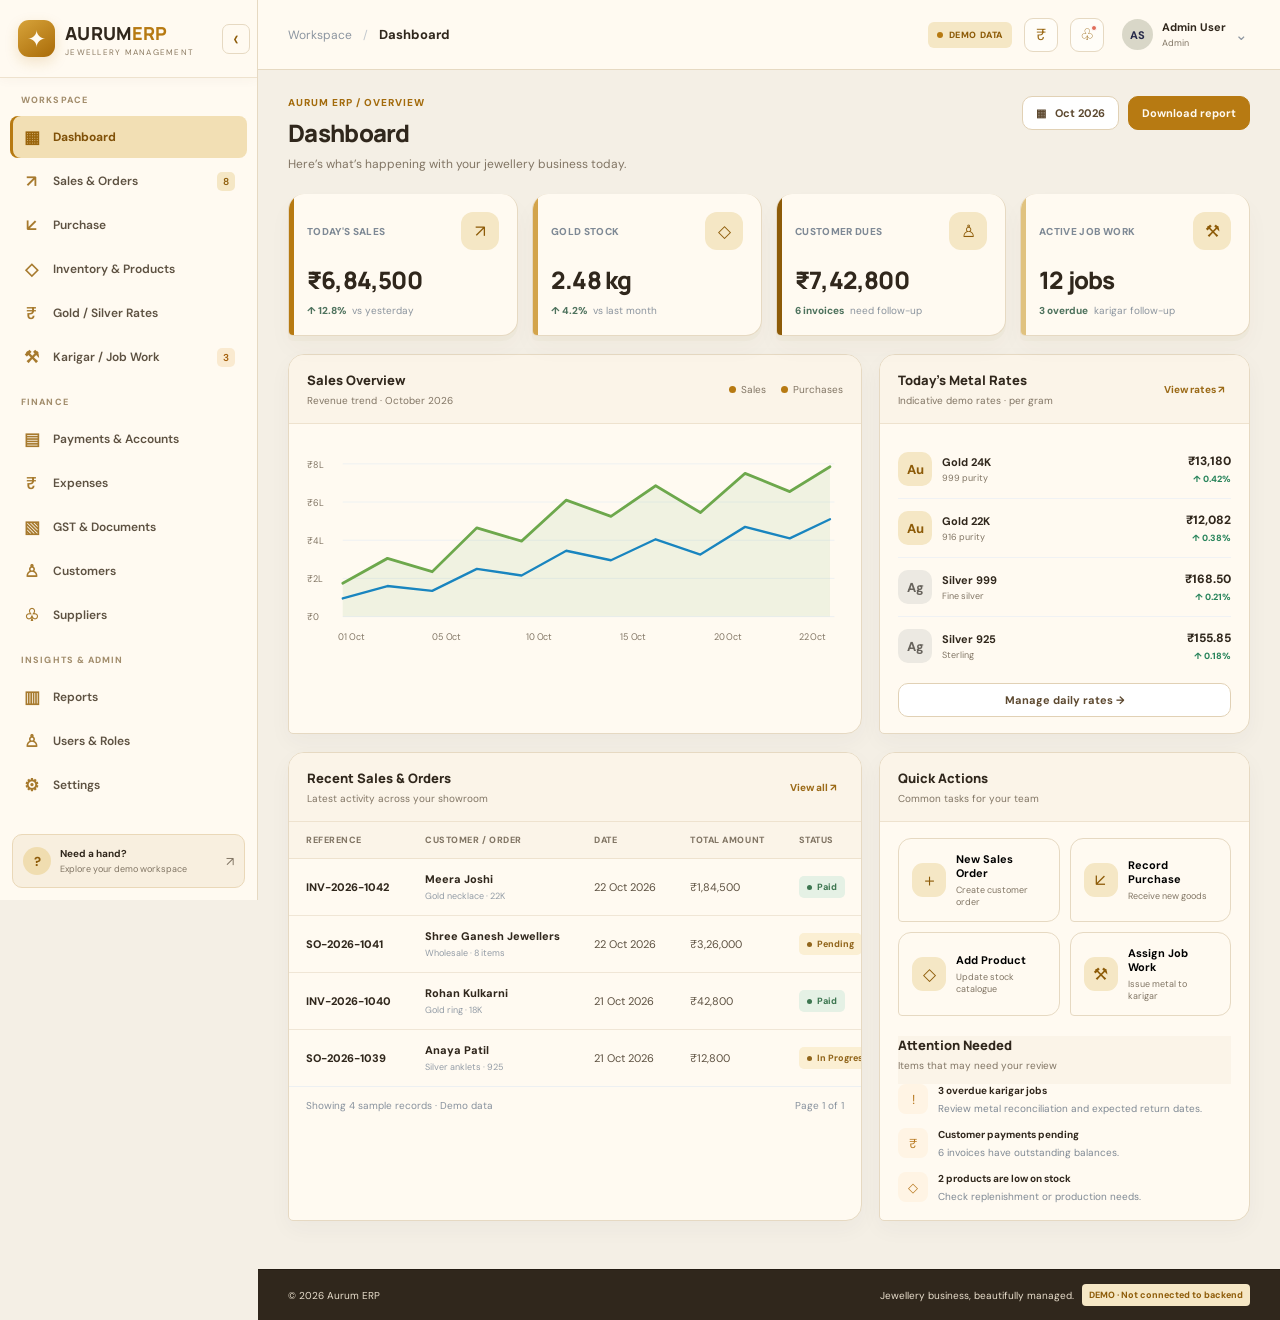
<file: dashboard/dashboard.html>
<!DOCTYPE html>
<html lang="en">
<head>
<meta charset="UTF-8"><meta name="viewport" content="width=device-width, initial-scale=1.0">
<title>Jewellery ERP | Demo Dashboard</title>
<link rel="stylesheet" href="../assets/css/dashboard.css">
<script defer src="../assets/js/nav-sidebar.js"></script>
</head>
<body>
<div class="mobile-overlay" id="mobileOverlay"></div>
<aside class="sidebar" id="sidebar">
  <div class="brand">
    <div class="brand-mark">✦</div><div class="brand-text"><strong>AURUM<span>ERP</span></strong><small>JEWELLERY MANAGEMENT</small></div>
    <button class="collapse" id="collapseBtn" title="Collapse sidebar">‹</button>
  </div>
  <nav id="navigation">
    <div class="nav-label">WORKSPACE</div>
    <button class="nav-item active" data-page="dashboard"><span>▦</span> Dashboard</button>
    <button class="nav-item" data-page="sales"><span>↗</span> Sales & Orders <em>8</em></button>
    <button class="nav-item" data-page="purchase"><span>↙</span> Purchase</button>
    <button class="nav-item" data-page="inventory"><span>◇</span> Inventory & Products</button>
    <button class="nav-item" data-page="rates"><span>₹</span> Gold / Silver Rates</button>
    <button class="nav-item" data-page="karigar"><span>⚒</span> Karigar / Job Work <em class="orange">3</em></button>
    <div class="nav-label">FINANCE</div>
    <button class="nav-item" data-page="payments"><span>▤</span> Payments & Accounts</button>
    <button class="nav-item" data-page="expenses"><span>₹</span> Expenses</button>
    <button class="nav-item" data-page="gst"><span>▧</span> GST & Documents</button>
    <button class="nav-item" data-page="customers"><span>♙</span> Customers</button>
    <button class="nav-item" data-page="suppliers"><span>♧</span> Suppliers</button>
    <div class="nav-label">INSIGHTS & ADMIN</div>
    <button class="nav-item" data-page="reports"><span>▥</span> Reports</button>
    <button class="nav-item" data-page="users"><span>♙</span> Users & Roles</button>
    <button class="nav-item" data-page="settings"><span>⚙</span> Settings</button>
  </nav>
  <div class="sidebar-bottom"><div class="help-icon">?</div><div><b>Need a hand?</b><small>Explore your demo workspace</small></div><span>↗</span></div>
</aside>
<div class="main-area">
<header class="topbar">
  <button class="mobile-menu" id="mobileMenu">☰</button>
  <div class="breadcrumbs"><span>Workspace</span><b>/</b><strong id="crumbTitle">Dashboard</strong></div>
  <div class="top-actions"><span class="demo-pill"><i></i> DEMO DATA</span><button class="icon-btn" id="rateTop" title="Today's rates">₹</button><button class="icon-btn notification" id="notifyBtn" title="Notifications">♧<i></i></button><div class="top-user-wrap"><button class="top-user" id="adminMenuToggle" type="button" aria-haspopup="true" aria-expanded="false"><div class="avatar small">AS</div><div><b>Admin User</b><small>Admin</small></div><span class="admin-chevron">⌄</span></button><div class="admin-dropdown" id="adminDropdown" hidden><div class="admin-dropdown-head"><b>Admin User</b><small>Administrator</small></div><button type="button" id="logoutButton" class="admin-logout"><span>↪</span> Logout</button></div></div></div>
</header>
<main class="content" id="content"></main>
<footer>© 2026 Aurum ERP <span>Jewellery business, beautifully managed.</span><b>DEMO · Not connected to backend</b></footer>
</div>
<div class="toast" id="toast"></div>
<div class="modal-backdrop" id="modalBackdrop">
  <div class="modal"><div class="modal-head"><div><h3 id="modalTitle">Add record</h3><p>Demo mode · changes stay in this browser session</p></div><button id="modalClose">×</button></div><form id="recordForm"><div id="modalFields" class="form-grid"></div><div class="modal-actions"><button type="button" class="btn secondary" id="cancelModal">Cancel</button><button class="btn primary" type="submit">Save demo record</button></div></form></div>
</div>

<script>
const $=s=>document.querySelector(s), $$=s=>[...document.querySelectorAll(s)];
const money=n=>'₹'+Number(n).toLocaleString('en-IN');
const today='22 Oct 2026';
const data={
sales:[
{ref:'INV-2026-1042',name:'Meera Joshi',detail:'Gold necklace · 22K',date:'22 Oct 2026',amount:184500,status:'Paid'},
{ref:'SO-2026-1041',name:'Shree Ganesh Jewellers',detail:'Wholesale · 8 items',date:'22 Oct 2026',amount:326000,status:'Pending'},
{ref:'INV-2026-1040',name:'Rohan Kulkarni',detail:'Gold ring · 18K',date:'21 Oct 2026',amount:42800,status:'Paid'},
{ref:'SO-2026-1039',name:'Anaya Patil',detail:'Silver anklets · 925',date:'21 Oct 2026',amount:12800,status:'In Progress'},
{ref:'INV-2026-1038',name:'Kavita Deshmukh',detail:'Gold bangles · 22K',date:'20 Oct 2026',amount:97200,status:'Delivered'},
{ref:'SO-2026-1037',name:'Omkar Gold House',detail:'Wholesale · 12 items',date:'20 Oct 2026',amount:418000,status:'Confirmed'}],
purchase:[
{ref:'PUR-2026-0261',name:'Shree Gold Traders',detail:'Gold bullion · 24K',date:'22 Oct 2026',amount:528000,status:'Pending'},
{ref:'PUR-2026-0260',name:'Silverline Metals',detail:'Silver grain · 999',date:'21 Oct 2026',amount:86200,status:'Completed'},
{ref:'PUR-2026-0259',name:'Mahalaxmi Stones',detail:'Gemstones & findings',date:'20 Oct 2026',amount:46500,status:'Processing'},
{ref:'PUR-2026-0258',name:'Raj Refinery',detail:'Recycled gold · 22K',date:'19 Oct 2026',amount:274000,status:'Completed'}],
inventory:[
{ref:'AU-RNG-2201',name:'Classic Gold Ring',detail:'Gold · 22K · 3.8 g',date:'Main Showroom',amount:24,status:'In Stock'},
{ref:'AU-NCK-1805',name:'Temple Necklace',detail:'Gold · 22K · 28.4 g',date:'Vault A',amount:6,status:'Low Stock'},
{ref:'AG-ANK-9250',name:'Silver Anklets',detail:'Silver · 925 · 42 g',date:'Main Showroom',amount:38,status:'In Stock'},
{ref:'AU-BNG-2208',name:'Gold Bangles',detail:'Gold · 22K · 18.6 g',date:'Workshop',amount:0,status:'Low Stock'},
{ref:'AG-CHM-9251',name:'Silver Chain',detail:'Silver · 925 · 16 g',date:'Main Showroom',amount:52,status:'In Stock'},
{ref:'AU-ER-1809',name:'Diamond Stud Earrings',detail:'Gold · 18K · 4.2 g',date:'Vault A',amount:12,status:'In Stock'}],
karigar:[
{ref:'JOB-0264',name:'Suresh Pawar',detail:'Temple necklace · 22K',date:'Due 24 Oct',amount:32.5,status:'In Progress'},
{ref:'JOB-0263',name:'Mahesh Sonawane',detail:'Gold bangles · 22K',date:'Due 23 Oct',amount:18.6,status:'Pending'},
{ref:'JOB-0262',name:'Ravi Shinde',detail:'Ring set · 18K',date:'Due 21 Oct',amount:12.2,status:'Overdue'},
{ref:'JOB-0261',name:'Ganesh Jadhav',detail:'Silver anklets · 925',date:'Due 25 Oct',amount:42,status:'In Progress'}],
payments:[
{ref:'PAY-0871',name:'Meera Joshi',detail:'Customer receipt · UPI',date:'22 Oct 2026',amount:184500,status:'Paid'},
{ref:'PAY-0870',name:'Silverline Metals',detail:'Supplier payment · NEFT',date:'21 Oct 2026',amount:50000,status:'Paid'},
{ref:'PAY-0869',name:'Shree Ganesh Jewellers',detail:'Customer advance · Bank',date:'21 Oct 2026',amount:75000,status:'Pending'},
{ref:'PAY-0868',name:'Suresh Pawar',detail:'Karigar labour · Cash',date:'20 Oct 2026',amount:12500,status:'Paid'}],
customers:[
{ref:'CUS-0018',name:'Meera Joshi',detail:'Retail · Pune',date:'Joined 2025',amount:0,status:'Active'},
{ref:'CUS-0017',name:'Shree Ganesh Jewellers',detail:'Wholesale · Pimpri',date:'Joined 2024',amount:326000,status:'Pending'},
{ref:'CUS-0016',name:'Rohan Kulkarni',detail:'Retail · Chinchwad',date:'Joined 2025',amount:0,status:'Active'},
{ref:'CUS-0015',name:'Omkar Gold House',detail:'Wholesale · Pune',date:'Joined 2023',amount:418000,status:'Overdue'},
{ref:'CUS-0014',name:'Anaya Patil',detail:'Retail · Nigdi',date:'Joined 2026',amount:12800,status:'Pending'}],
suppliers:[
{ref:'SUP-0012',name:'Shree Gold Traders',detail:'Gold bullion · Pune',date:'Terms: 15 days',amount:528000,status:'Pending'},
{ref:'SUP-0011',name:'Silverline Metals',detail:'Silver supplier · Mumbai',date:'Terms: 30 days',amount:36200,status:'Active'},
{ref:'SUP-0010',name:'Mahalaxmi Stones',detail:'Stones & findings · Pune',date:'Terms: 15 days',amount:46500,status:'Pending'},
{ref:'SUP-0009',name:'Raj Refinery',detail:'Gold refining · Mumbai',date:'Terms: 7 days',amount:0,status:'Active'}],
gst:[
{ref:'GST-1042',name:'Meera Joshi',detail:'Sales tax invoice',date:'22 Oct 2026',amount:184500,status:'Completed'},
{ref:'GST-1038',name:'Kavita Deshmukh',detail:'Sales tax invoice',date:'20 Oct 2026',amount:97200,status:'Completed'},
{ref:'GST-P261',name:'Shree Gold Traders',detail:'Purchase invoice',date:'22 Oct 2026',amount:528000,status:'Pending'}],
expenses:[
{ref:'EXP-2026-0184',name:'Showroom Electricity',detail:'Utilities · Main Showroom',date:'22 Oct 2026',amount:8450,status:'Paid'},
{ref:'EXP-2026-0183',name:'Workshop Supplies',detail:'Consumables · Workshop',date:'21 Oct 2026',amount:12600,status:'Pending'},
{ref:'EXP-2026-0182',name:'Courier & Delivery',detail:'Logistics · Dispatch',date:'20 Oct 2026',amount:2350,status:'Paid'}]
};
// Keep demo records between page refreshes; storage errors should never break the UI.
try { const saved = JSON.parse(localStorage.getItem('aurumDemoRecords') || '{}'); Object.keys(saved).forEach(k => { if (Array.isArray(saved[k])) data[k] = saved[k]; }); } catch (e) { console.warn('Demo storage unavailable; using sample data.', e); }
function saveDemoData(){ try { localStorage.setItem('aurumDemoRecords', JSON.stringify(data)); } catch(e) { console.warn('Could not persist demo records.', e); } }
const meta={
dashboard:{title:'Dashboard',desc:'Here’s what’s happening with your jewellery business today.',button:'Download report'},
sales:{title:'Sales & Orders',desc:'Manage customer orders, invoices, deliveries and returns.',button:'+ Create sales order'},
purchase:{title:'Purchase Management',desc:'Track suppliers, purchase orders, goods receipts and bills.',button:'+ New purchase'},
inventory:{title:'Inventory & Products',desc:'Track jewellery by SKU, tag, metal, purity, weight and location.',button:'+ Add product'},
rates:{title:'Gold / Silver Rates',desc:'Manage daily metal rates and review rate history.',button:'+ Update rates'},
karigar:{title:'Karigar / Job Work',desc:'Manage metal issued, work-in-progress, returns and labour settlements.',button:'+ Create job work'},
payments:{title:'Payments & Accounts',desc:'Track customer receipts, supplier payments, expenses and balances.',button:'+ Record payment'},
gst:{title:'GST & Documents',desc:'Review tax invoices, purchase documents and compliance summaries.',button:'+ Create document'},
customers:{title:'Customers',desc:'Manage retail and wholesale customers, credit terms and outstanding balances.',button:'+ Add customer'},
suppliers:{title:'Suppliers',desc:'Maintain supplier details, payment terms and outstanding balances.',button:'+ Add supplier'},
reports:{title:'Reports & Analytics',desc:'Review sales, stock, metal custody and business performance.',button:'Export report'},
users:{title:'Users & Roles',desc:'Manage team access and permissions by role.',button:'+ Add user'},
settings:{title:'Settings',desc:'Configure company details, branches, document numbering and preferences.',button:'Save settings'},
expenses:{title:'Expenses',desc:'Record operating costs and review business expenses by category.',button:'+ Add expense'}
};
const columns={
sales:['Reference','Customer / Order','Date','Total Amount','Status'],
purchase:['Purchase Ref.','Supplier / Items','Date','Total Amount','Status'],
inventory:['SKU / Tag','Product Details','Location','Available Qty','Stock Status'],
karigar:['Job ID','Karigar / Work','Due Date','Metal Weight','Job Status'],
payments:['Payment Ref.','Party / Method','Date','Amount','Status'],
customers:['Customer ID','Customer / Type','Relationship','Outstanding','Status'],
suppliers:['Supplier ID','Supplier / Category','Terms','Outstanding','Status'],
gst:['Document ID','Party / Document','Date','Taxable / Total','Status'],
expenses:['Expense ID','Expense / Category','Date','Amount','Status']
};
const iconBy={sales:'↗',purchase:'↙',inventory:'◇',rates:'₹',karigar:'⚒',payments:'▤',gst:'▧',customers:'♙',suppliers:'♧',reports:'▥',users:'♙',settings:'⚙',expenses:'₹'};
function statusClass(s){let x=s.toLowerCase().replaceAll(' ','-');if(['in-stock','paid','completed','delivered','active'].includes(x))return x;if(['pending','in-progress','processing','low-stock','confirmed','ready'].includes(x))return x;if(['overdue','cancelled','low'].includes(x))return x;return 'draft'}
function tableHTML(key,rows=data[key]||[]){let heads=columns[key]||['Reference','Name','Details','Value','Status'];return `<div class="table-wrap"><table><thead><tr>${heads.map(h=>`<th>${h}</th>`).join('')}<th>Action</th></tr></thead><tbody>${rows.map((r,i)=>`<tr><td><div class="main-cell">${r.ref}</div></td><td><div class="main-cell">${r.name}</div><div class="sub-cell">${r.detail}</div></td><td>${r.date}</td><td>${key==='inventory'?r.amount+' pcs':key==='karigar'?r.amount+' g':money(r.amount)}</td><td><span class="status ${statusClass(r.status)}">${r.status}</span></td><td><button class="text-link row-view" data-key="${key}" data-index="${i}">View ↗</button></td></tr>`).join('')}</tbody></table></div><div class="table-footer"><span>Showing ${rows.length} sample records · Demo data</span><span>Page 1 of 1</span></div>`}
function pageHead(key){let m=meta[key];return `<div class="page-head"><div><div class="eyebrow">AURUM ERP / ${key==='dashboard'?'OVERVIEW':key.toUpperCase()}</div><h1>${m.title}</h1><p>${m.desc}</p></div><div class="head-actions">${key==='dashboard'?'<button class="btn secondary" id="dateBtn">▦ &nbsp; Oct 2026</button>':''}<button class="btn primary" id="primaryAction">${m.button}</button></div></div>`}
function stat(label,value,icon,trend,foot,accent='var(--primary)'){return `<div class="stat-card" style="border-top-color:${accent}"><div class="stat-top"><span class="stat-label">${label}</span><span class="stat-icon">${icon}</span></div><div class="stat-value">${value}</div><div class="stat-bottom"><span class="trend">${trend}</span><span>${foot}</span></div></div>`}
function dashboard(){return `${pageHead('dashboard')}<div class="stats">${stat("Today's Sales",money(684500),'↗','↑ 12.8%','vs yesterday')}${stat('Gold Stock','2.48 kg','◇','↑ 4.2%','vs last month','var(--blue)')}${stat('Customer Dues',money(742800),'♙','6 invoices','need follow-up','#d99a35')}${stat('Active Job Work','12 jobs','⚒','3 overdue','karigar follow-up','#c77a65')}</div>
<div class="dashboard-grid"><section class="panel"><div class="panel-head"><div><h2>Sales Overview</h2><p>Revenue trend · October 2026</p></div><div class="chart-legend"><span><i class="dot" style="background:#6da84c"></i>Sales</span><span><i class="dot" style="background:#1985bf"></i>Purchases</span></div></div><div class="panel-body"><svg class="chart" viewBox="0 0 600 220" preserveAspectRatio="none"><g stroke="#edf0f2" stroke-width="1"><path d="M40 25H590 M40 65H590 M40 105H590 M40 145H590 M40 185H590"/></g><g><text x="0" y="29">₹8L</text><text x="0" y="69">₹6L</text><text x="0" y="109">₹4L</text><text x="0" y="149">₹2L</text><text x="0" y="189">₹0</text></g><path d="M40 150 L90 124 L140 138 L190 92 L240 106 L290 63 L340 80 L390 48 L440 76 L490 35 L540 54 L585 28 L585 185 L40 185Z" fill="#6da84c" opacity=".10"/><polyline points="40,150 90,124 140,138 190,92 240,106 290,63 340,80 390,48 440,76 490,35 540,54 585,28" fill="none" stroke="#6da84c" stroke-width="3" stroke-linejoin="round" stroke-linecap="round"/><polyline points="40,166 90,153 140,158 190,135 240,142 290,116 340,126 390,104 440,120 490,91 540,103 585,83" fill="none" stroke="#1985bf" stroke-width="2.5" stroke-linejoin="round" stroke-linecap="round"/><g><text x="35" y="210">01 Oct</text><text x="140" y="210">05 Oct</text><text x="245" y="210">10 Oct</text><text x="350" y="210">15 Oct</text><text x="455" y="210">20 Oct</text><text x="550" y="210">22 Oct</text></g></svg></div></section>
<section class="panel"><div class="panel-head"><div><h2>Today's Metal Rates</h2><p>Indicative demo rates · per gram</p></div><button class="text-link" data-goto="rates">View rates ↗</button></div><div class="panel-body"><div class="rate-list"><div class="rate-row"><div class="metal-badge">Au</div><div class="rate-name"><b>Gold 24K</b><small>999 purity</small></div><div class="rate-price">₹13,180<small>↑ 0.42%</small></div></div><div class="rate-row"><div class="metal-badge">Au</div><div class="rate-name"><b>Gold 22K</b><small>916 purity</small></div><div class="rate-price">₹12,082<small>↑ 0.38%</small></div></div><div class="rate-row"><div class="metal-badge silver">Ag</div><div class="rate-name"><b>Silver 999</b><small>Fine silver</small></div><div class="rate-price">₹168.50<small>↑ 0.21%</small></div></div><div class="rate-row"><div class="metal-badge silver">Ag</div><div class="rate-name"><b>Silver 925</b><small>Sterling</small></div><div class="rate-price">₹155.85<small>↑ 0.18%</small></div></div></div><button class="btn secondary" style="width:100%;margin-top:8px" data-goto="rates">Manage daily rates →</button></div></section></div>
<div class="dashboard-grid"><section class="panel"><div class="panel-head"><div><h2>Recent Sales & Orders</h2><p>Latest activity across your showroom</p></div><button class="text-link" data-goto="sales">View all ↗</button></div>${tableHTML('sales',data.sales.slice(0,4))}</section><section class="panel"><div class="panel-head"><div><h2>Quick Actions</h2><p>Common tasks for your team</p></div></div><div class="panel-body"><div class="quick-actions"><button class="quick-action" data-add="sales"><span class="quick-icon">＋</span><span><b>New Sales Order</b><small>Create customer order</small></span></button><button class="quick-action" data-add="purchase"><span class="quick-icon">↙</span><span><b>Record Purchase</b><small>Receive new goods</small></span></button><button class="quick-action" data-add="inventory"><span class="quick-icon">◇</span><span><b>Add Product</b><small>Update stock catalogue</small></span></button><button class="quick-action" data-add="karigar"><span class="quick-icon">⚒</span><span><b>Assign Job Work</b><small>Issue metal to karigar</small></span></button></div><div style="margin-top:20px"><div class="panel-head" style="padding:0 0 12px;border:0"><div><h2>Attention Needed</h2><p>Items that may need your review</p></div></div><div class="alert-list"><div class="alert-item"><div class="alert-symbol">!</div><div><b>3 overdue karigar jobs</b><p>Review metal reconciliation and expected return dates.</p></div></div><div class="alert-item"><div class="alert-symbol">₹</div><div><b>Customer payments pending</b><p>6 invoices have outstanding balances.</p></div></div><div class="alert-item"><div class="alert-symbol">◇</div><div><b>2 products are low on stock</b><p>Check replenishment or production needs.</p></div></div></div></div></div></section></div>`}
function genericPage(key){let m=meta[key];if(key==='rates')return `${pageHead(key)}<div class="stats">${stat('Gold 24K','₹13,180/g','Au','↑ 0.42%','today')}${stat('Gold 22K','₹12,082/g','Au','↑ 0.38%','today','var(--blue)')}${stat('Silver 999','₹168.50/g','Ag','↑ 0.21%','today','#d99a35')}${stat('Silver 925','₹155.85/g','Ag','↑ 0.18%','today','#c77a65')}</div><div class="page-columns"><section class="panel"><div class="panel-head"><div><h2>Metal Rate History</h2><p>Sample rates effective 22 October 2026</p></div><button class="btn secondary" id="exportBtn">Export CSV</button></div><div class="table-wrap"><table><thead><tr><th>Metal</th><th>Purity</th><th>Rate / Gram</th><th>Effective Date</th><th>Updated By</th><th>Status</th></tr></thead><tbody><tr><td>Gold</td><td>24K / 999</td><td>₹13,180.00</td><td>22 Oct 2026</td><td>Aarav Shah</td><td><span class="status active">Current</span></td></tr><tr><td>Gold</td><td>22K / 916</td><td>₹12,082.00</td><td>22 Oct 2026</td><td>Aarav Shah</td><td><span class="status active">Current</span></td></tr><tr><td>Silver</td><td>999</td><td>₹168.50</td><td>22 Oct 2026</td><td>Aarav Shah</td><td><span class="status active">Current</span></td></tr><tr><td>Silver</td><td>925</td><td>₹155.85</td><td>22 Oct 2026</td><td>Aarav Shah</td><td><span class="status active">Current</span></td></tr></tbody></table></div></section><section class="panel"><div class="panel-head"><div><h2>Rate Policy</h2><p>Demo configuration</p></div></div><div class="panel-body"><div class="alert-list"><div class="alert-item"><div class="quick-icon">✓</div><div><b>Rate history enabled</b><p>Previous rates remain available for audit.</p></div></div><div class="alert-item"><div class="quick-icon">✓</div><div><b>Approval for overrides</b><p>Sales rate overrides require manager approval.</p></div></div><div class="alert-item"><div class="quick-icon">!</div><div><b>Verify live market rates</b><p>These values are fictional demo data, not live rates.</p></div></div></div></div></section></div>`;
if(key==='reports')return `${pageHead(key)}<div class="stats">${stat('Gross Sales',money(4826500),'↗','↑ 8.4%','vs last month')}${stat('Purchases',money(3268000),'↙','↑ 3.1%','vs last month','var(--blue)')}${stat('Estimated Margin',money(618400),'◈','12.8%','demo estimate','#d99a35')}${stat('Open Receivables',money(742800),'₹','6 invoices','pending','#c77a65')}</div><div class="dashboard-grid"><section class="panel"><div class="panel-head"><div><h2>Business Summary</h2><p>Monthly totals · illustrative sample data</p></div><button class="btn secondary" id="exportBtn">Export CSV</button></div>${tableHTML('sales',data.sales.slice(0,5))}</section><section class="panel"><div class="panel-head"><div><h2>Report Categories</h2><p>Choose a report area</p></div></div><div class="panel-body"><div class="quick-actions"><button class="quick-action" data-goto="sales"><span class="quick-icon">↗</span><span><b>Sales Report</b><small>Daily / monthly sales</small></span></button><button class="quick-action" data-goto="inventory"><span class="quick-icon">◇</span><span><b>Stock Report</b><small>Purity and location</small></span></button><button class="quick-action" data-goto="karigar"><span class="quick-icon">⚒</span><span><b>Karigar Ledger</b><small>Metal balance and jobs</small></span></button><button class="quick-action" data-goto="payments"><span class="quick-icon">₹</span><span><b>Outstanding</b><small>Receivables and payables</small></span></button></div></div></section></div>`;
if(key==='users')return `${pageHead(key)}<div class="stats">${stat('Total Users','08','♙','6 active','team members')}${stat('Super Admin','01','⚙','Full access','role','var(--blue)')}${stat('Operational Roles','06','▤','Role-based','permissions','#d99a35')}${stat('MFA Status','Optional','✓','Demo only','not configured','#c77a65')}</div><section class="panel"><div class="panel-head"><div><h2>Team Access</h2><p>Example users and role permissions</p></div><button class="btn secondary" id="exportBtn">Export CSV</button></div><div class="table-wrap"><table><thead><tr><th>User</th><th>Role</th><th>Access Scope</th><th>Last Active</th><th>Status</th><th>Action</th></tr></thead><tbody>${[['Aarav Shah','Super Admin','All modules','Today','Active'],['Priya Kulkarni','Accountant','Accounts, GST, Reports','Today','Active'],['Rahul Patil','Salesperson / Cashier','Customers, Sales','Today','Active'],['Nitin Jadhav','Inventory Manager','Inventory, Stock Ledger','Yesterday','Active'],['Suresh Pawar','Karigar User','Assigned job work only','21 Oct','Active']].map((r,i)=>`<tr><td><div class="main-cell">${r[0]}</div><div class="sub-cell">user${i+1}@aurum.demo</div></td><td>${r[1]}</td><td>${r[2]}</td><td>${r[3]}</td><td><span class="status active">${r[4]}</span></td><td><button class="text-link" data-toast="Demo user details opened">View ↗</button></td></tr>`).join('')}</tbody></table></div></section>`;
if(key==='settings')return `${pageHead(key)}<div class="page-columns"><section class="panel"><div class="panel-head"><div><h2>Company Profile</h2><p>Basic business configuration</p></div></div><form id="settingsForm" class="form-grid"><div class="field"><label>Company Name</label><input value="Aurum Jewellers"></div><div class="field"><label>Financial Year</label><select><option>2026–2027</option><option>2025–2026</option></select></div><div class="field"><label>GSTIN (Demo)</label><input value="27AAAAA0000A1Z5"></div><div class="field"><label>Default Branch</label><select><option>Main Showroom — Pune</option><option>Workshop — Chinchwad</option></select></div><div class="field"><label>Document Prefix</label><input value="AUR"></div><div class="field"><label>Default Currency</label><select><option>INR — Indian Rupee</option></select></div><div class="field full"><label>Address</label><textarea>Pune, Maharashtra, India (demo address)</textarea></div><div class="field full"><button class="btn primary" type="submit">Save demo settings</button></div></form></section><section class="panel"><div class="panel-head"><div><h2>System Preferences</h2><p>Demo configuration</p></div></div><div class="panel-body"><div class="alert-list"><div class="alert-item"><div class="quick-icon">✓</div><div><b>Role-based access</b><p>Restrict sensitive actions by role.</p></div></div><div class="alert-item"><div class="quick-icon">✓</div><div><b>Audit trail</b><p>Keep changes and approvals traceable.</p></div></div><div class="alert-item"><div class="alert-symbol">!</div><div><b>Backend not connected</b><p>Settings on this screen are for visual demo only.</p></div></div></div></div></section></div>`;
let rows=data[key]||[];
return `${pageHead(key)}<div class="stats">${key==='sales'?stat('Orders This Month','126','↗','↑ 9.6%','vs last month'):key==='purchase'?stat('Purchase Orders','42','↙','↑ 4.2%','this month'):key==='inventory'?stat('Unique Products','486','◇','12 low stock','items need review'):key==='karigar'?stat('Open Jobs','12','⚒','3 overdue','require follow-up'):key==='payments'?stat('Collected Today',money(234500),'₹','↑ 6.8%','vs yesterday'):key==='customers'?stat('Total Customers','1,248','♙','38 new','this month'):key==='suppliers'?stat('Active Suppliers','42','♧','5 pending','payment review'):stat('Documents','218','▧','14 pending','review')}${stat(key==='inventory'?'Total Pieces':key==='karigar'?'Metal Issued':'Outstanding',key==='inventory'?'1,842 pcs':key==='karigar'?'105.3 g':money(key==='sales'?742800:key==='purchase'?684200:key==='payments'?742800:key==='customers'?756800:key==='suppliers'?610700:528000),'◇','Sample','demo snapshot','var(--blue)')}${stat(key==='purchase'?'Awaiting Receipt':key==='sales'?'Pending Orders':key==='inventory'?'Low Stock Items':key==='karigar'?'Jobs Overdue':key==='payments'?'Pending Payments':key==='customers'?'Credit Customers':key==='suppliers'?'Payment Due':'Pending Review',key==='inventory'?'2':key==='karigar'?'3':key==='sales'?'8':key==='purchase'?'4':'6','◷','Needs attention','demo status','#d99a35')}${stat(key==='inventory'?'Stock Locations':key==='karigar'?'Active Karigars':key==='customers'?'Wholesale Clients':'Completed This Month',key==='inventory'?'3':key==='karigar'?'18':key==='customers'?'84':'94','✓','Updated','22 Oct 2026','#c77a65')}</div><section class="panel"><div class="panel-head"><div><h2>${m.title} Register</h2><p>Search, review and add sample records · Demo mode</p></div><div class="table-tools"><input class="search-box" id="tableSearch" placeholder="⌕  Search records..."><button class="btn secondary" id="exportBtn">↓ Export CSV</button></div></div><div id="tableContent">${tableHTML(key,rows)}</div></section>`;
}
function salesOrderPage(){return `${pageHead('sales')}<div class="stats">${stat('Orders This Month','126','↗','↑ 9.6%','vs last month')}${stat('Pending Orders','08','◷','Needs attention','order status','var(--blue)')}${stat('Advance Received',money(480000),'₹','This month','demo data','#d99a35')}${stat('Ready for Delivery','18','✓','Awaiting pickup','demo data','#c77a65')}</div><div class="panel"><div class="panel-head"><div><h2>Sales Order Register</h2><p>Manage ready-stock and custom jewellery orders</p></div><div class="table-tools"><input class="search-box" id="tableSearch" placeholder="Search order, customer..." aria-label="Search sales orders"></div></div><div class="table-wrap"><table class="sales-orders-table sales-register-table"><thead><tr><th>Order No.</th><th>Customer</th><th>Type</th><th>Order Date</th><th>Items</th><th>Total</th><th>Advance</th><th>Balance</th><th>Delivery</th><th>Status</th><th>Actions</th></tr></thead><tbody id="salesOrderRows">${(data.sales||[]).map((r,i)=>salesOrderRow(r,i)).join('')}</tbody></table></div><div class="table-footer"><span id="salesOrderCount">Showing ${(data.sales||[]).length} orders · Demo data</span><span>Use the action icons to view, update, or delete an order.</span></div></div>`}
function salesOrderRow(r,i){const advance=Number(r.advance??Math.round((r.amount||0)*.25));const balance=Number(r.balance??Math.max(0,(r.amount||0)-advance));return `<tr><td><b>${r.ref}</b></td><td><div class="main-cell">${r.name}</div><div class="sub-cell">${r.detail||'Jewellery order'}</div></td><td>${r.orderType|| (i%2?'Custom':'Ready Stock')}</td><td>${r.date||'—'}</td><td>${r.quantity|| (i%2?2:1)}</td><td>${money(r.amount||0)}</td><td>${money(advance)}</td><td>${money(balance)}</td><td>${r.deliveryDate||'05 Nov 2026'}</td><td><span class="status ${statusClass(r.status||'Draft')}">${r.status||'Draft'}</span></td><td><div class="row-actions"><button class="action-icon" type="button" title="View order" aria-label="View order" data-order-action="view" data-order-index="${i}"><svg viewBox="0 0 24 24" aria-hidden="true"><path d="M2 12s3.5-7 10-7 10 7 10 7-3.5 7-10 7S2 12 2 12Z"/><circle cx="12" cy="12" r="3"/></svg></button><button class="action-icon" type="button" title="Edit order" aria-label="Edit order" data-order-action="update" data-order-index="${i}"><svg viewBox="0 0 24 24" aria-hidden="true"><path d="M12 20h9"/><path d="m16.5 3.5 4 4L8 20l-5 1 1-5Z"/></svg></button><button class="action-icon danger" type="button" title="Delete order" aria-label="Delete order" data-order-action="delete" data-order-index="${i}"><svg viewBox="0 0 24 24" aria-hidden="true"><path d="M3 6h18M8 6V4h8v2m3 0-1 14H6L5 6m4 4v6m6-6v6"/></svg></button></div></td></tr>`}
function detailedOrderModal(){
const fields=[
['Order Type','select','Ready Stock,Custom Jewellery'],['Order Priority','select','Normal,Urgent'],['Order Date','date',''],['Expected Delivery Date','date',''],
['Customer Name','text',''],['Customer ID / Code','text',''],['Customer Type','select','Retail,Wholesale,B2B,B2C'],['Mobile Number','tel',''],['Email','email',''],['GSTIN / PAN (if applicable)','text',''],['Billing Address','textarea',''],['Delivery Address','textarea',''],['Branch / Showroom','text','Main Showroom'],['Salesperson','text','Aarav Shah'],['Sales Channel','select','Showroom,Online,Phone,WhatsApp,Wholesale'],
['Product Name / SKU','text',''],['Category','select','Ring,Necklace,Chain,Bracelet,Earrings,Bangle,Anklet,Coin,Other'],['Metal Type','select','Gold,Silver,Platinum'],['Purity','select','24K / 999,22K / 916,18K / 750,14K / 585,925 Silver,999 Silver'],['Barcode / Tag Number','text',''],['Quantity (pcs)','number','1'],['Gross Weight (g)','number',''],['Stone Weight (g)','number','0'],['Other Non-metal Weight (g)','number','0'],
['Metal Rate per Gram (₹)','number',''],['Rate Source','select','Manual Demo Rate,API Rate'],['Making Charge Type','select','Per Gram,Percentage,Fixed'],['Making Charge Rate','number',''],['Wastage (%)','number','0'],['Stone Amount (₹)','number','0'],['Engraving / Other Charges (₹)','number','0'],['Item Discount (₹)','number','0'],['Order Discount (₹)','number','0'],['GST (%)','number','3'],
['Advance Amount (₹)','number','0'],['Payment Mode','select','Cash,UPI,Card,Bank Transfer,NEFT,Cheque'],['Transaction Reference / UTR','text',''],['Payment Status','select','Unpaid,Partially Paid,Paid,Refunded'],['Order Status','select','Draft,Confirmed,Pending Stock,In Production,Ready,Partially Delivered,Delivered,Cancelled'],['Stock Reservation','select','Reserve Available Stock,Pending Stock Check,Custom Production Required'],['Delivery Method','select','Store Pickup,Home Delivery,Courier'],['Special Instructions','textarea',''],['Internal Notes','textarea','']
];
$('#modalTitle').textContent='Create Detailed Sales Order';
$('#modalFields').innerHTML=`<div class="field full"><h3>1. Order & Customer Details</h3></div>`+fields.map((f,i)=>{let section=i===15?'<div class="field full"><h3>2. Jewellery Item & Weight Details</h3></div>':i===24?'<div class="field full"><h3>3. Rate, Making, Wastage & Tax</h3></div>':i===34?'<div class="field full"><h3>4. Payment, Stock & Delivery</h3></div>':'';let inp=f[1]==='select'?`<select name="f${i}" ${[2,3].includes(i)?'':' '}>${f[2].split(',').map(x=>`<option>${x}</option>`).join('')}</select>`:f[1]==='textarea'?`<textarea name="f${i}" placeholder="Enter ${f[0]}">${f[2]}</textarea>`:`<input name="f${i}" type="${f[1]}" ${f[1]==='number'?'min="0" step="0.001"':''} value="${f[2]}" placeholder="Enter ${f[0]}">`;let full=[10,11,41,42].includes(i);return section+`<div class="field ${full?'full':''}"><label>${f[0]}</label>${inp}</div>`}).join('')+`<div class="field full"><div class="alert-item"><div class="alert-symbol">₹</div><div><b>Order price calculation</b><p id="orderCalcPreview">Enter gross weight and rate to calculate estimate. Demo rates are not live.</p></div></div></div>`;
const form=$('#recordForm');$('#modalBackdrop').classList.add('show');document.body.classList.add('modal-open');
const val=n=>Number(form.querySelector(`[name="f${n}"]`)?.value||0);
const calc=()=>{const net=Math.max(0,val(21)-val(22)-val(23));const metal=net*val(24);const type=form.querySelector('[name="f26"]')?.value;const making=type==='Per Gram'?net*val(27):type==='Percentage'?metal*val(27)/100:val(27);const wastage=metal*val(28)/100;const subtotal=Math.max(0,metal+making+wastage+val(29)+val(30)-val(31)-val(32));const tax=subtotal*val(33)/100;const total=subtotal+tax;const advance=val(34);$('#orderCalcPreview').textContent=`Net metal: ${net.toFixed(3)} g · Metal: ${money(metal)} · Making: ${money(making)} · Wastage: ${money(wastage)} · Tax: ${money(tax)} · Grand total: ${money(total)} · Balance: ${money(Math.max(0,total-advance))}. Estimate only; confirm applicable tax rules.`;return {net,metal,making,wastage,tax,total,advance,balance:Math.max(0,total-advance)}};
form.querySelectorAll('input,select,textarea').forEach(x=>x.addEventListener('input',calc));calc();
form.onsubmit=e=>{e.preventDefault();const get=n=>form.querySelector(`[name="f${n}"]`)?.value||'';const c=calc();if(!get(4).trim()){toast('Please enter customer name.');form.querySelector('[name="f4"]').focus();return}if(!get(15).trim()){toast('Please enter product name / SKU.');form.querySelector('[name="f15"]').focus();return}const rec={ref:`SO-2026-${String(Date.now()).slice(-4)}`,name:get(4),detail:`${get(16)||'Jewellery'} · ${get(17)||'Gold'} ${get(18)||''}`,date:get(2)||today,amount:Math.round(c.total*100)/100,status:get(38)||'Draft',orderType:get(0),priority:get(1),customerId:get(5),customerType:get(6),phone:get(7),email:get(8),gstinPan:get(9),billingAddress:get(10),deliveryAddress:get(11),branch:get(12),salesperson:get(13),salesChannel:get(14),sku:get(15),barcode:get(19),quantity:Number(get(20)||1),grossWeight:Number(get(21)||0),stoneWeight:Number(get(22)||0),nonMetalWeight:Number(get(23)||0),netMetalWeight:c.net,metalRate:Number(get(24)||0),rateSource:get(25),makingChargeType:get(26),makingChargeRate:Number(get(27)||0),wastagePercent:Number(get(28)||0),wastageAmount:c.wastage,stoneAmount:Number(get(29)||0),otherCharges:Number(get(30)||0),itemDiscount:Number(get(31)||0),orderDiscount:Number(get(32)||0),gstPercent:Number(get(33)||0),advance:c.advance,balance:c.balance,paymentMode:get(35),transactionReference:get(36),paymentStatus:get(37)||'Unpaid',stockReservation:get(39),deliveryMethod:get(40),deliveryDate:get(3),specialInstructions:get(41),notes:get(42)};data.sales.unshift(rec);saveDemoData();$('#modalBackdrop').classList.remove('show');document.body.classList.remove('modal-open');toast('Sales order saved in demo data.');render('sales')};
}

function closeOrderOverlay(){ $('#modalBackdrop').classList.remove('show'); document.body.classList.remove('modal-open'); $('#recordForm').onsubmit=null; }
function showOrderOverlay(title, row, mode, index){
 const fields=[['Order Number','ref'],['Order Type','orderType'],['Order Priority','priority'],['Order Date','date'],['Expected Delivery','deliveryDate'],['Customer Name','name'],['Customer ID','customerId'],['Customer Type','customerType'],['Mobile Number','phone'],['Email','email'],['GSTIN / PAN','gstinPan'],['Billing Address','billingAddress'],['Delivery Address','deliveryAddress'],['Branch / Showroom','branch'],['Salesperson','salesperson'],['Sales Channel','salesChannel'],['Product / SKU','sku'],['Item Details','detail'],['Barcode / Tag','barcode'],['Quantity','quantity'],['Gross Weight (g)','grossWeight'],['Stone Weight (g)','stoneWeight'],['Other Non-metal Weight (g)','nonMetalWeight'],['Net Metal Weight (g)','netMetalWeight'],['Metal Rate (₹/g)','metalRate'],['Rate Source','rateSource'],['Making Charge Type','makingChargeType'],['Making Charge Rate','makingChargeRate'],['Wastage (%)','wastagePercent'],['Wastage Amount (₹)','wastageAmount'],['Stone Amount (₹)','stoneAmount'],['Other Charges (₹)','otherCharges'],['Item Discount (₹)','itemDiscount'],['Order Discount (₹)','orderDiscount'],['GST (%)','gstPercent'],['Grand Total (₹)','amount'],['Advance Amount (₹)','advance'],['Balance (₹)','balance'],['Payment Mode','paymentMode'],['Transaction Reference / UTR','transactionReference'],['Payment Status','paymentStatus'],['Order Status','status'],['Stock Reservation','stockReservation'],['Delivery Method','deliveryMethod'],['Special Instructions','specialInstructions'],['Internal Notes','notes']];
 $('#modalTitle').textContent=title; $('#modalBackdrop').classList.add('show'); document.body.classList.add('modal-open');
 $('#modalFields').innerHTML=fields.map(([label,key])=>{let value=row[key]??'';if(key==='amount'||key==='advance'||key==='balance'||key==='metalRate'||key==='stoneAmount'||key==='otherCharges'||key==='wastageAmount') value=Number(value||0).toFixed(2);let full=['billingAddress','deliveryAddress','specialInstructions','notes'].includes(key);let html=mode==='edit'?`<input name="edit_${key}" value="${String(value).replaceAll('&','&amp;').replaceAll('"','&quot;').replaceAll('<','&lt;')}" ${['quantity','grossWeight','stoneWeight','nonMetalWeight','netMetalWeight','metalRate','makingChargeRate','wastagePercent','wastageAmount','stoneAmount','otherCharges','itemDiscount','orderDiscount','gstPercent','amount','advance','balance'].includes(key)?'type="number" step="0.001" min="0"':''}>`:`<div class="order-read-value">${String(value||'—').replaceAll('&','&amp;').replaceAll('<','&lt;')}</div>`;return `<div class="field ${full?'full':''}"><label>${label}</label>${html}</div>`}).join('');
 $('#recordForm button[type="submit"]').style.display=mode==='edit'?'':'none'; $('#recordForm button[type="submit"]').textContent='Save Changes';
 $('#recordForm').onsubmit=e=>{e.preventDefault();const get=k=>$('#modalFields').querySelector(`[name="edit_${k}"]`)?.value;fields.forEach(([label,key])=>{if(get(key)!==undefined){let v=get(key);if(['quantity','grossWeight','stoneWeight','nonMetalWeight','netMetalWeight','metalRate','makingChargeRate','wastagePercent','wastageAmount','stoneAmount','otherCharges','itemDiscount','orderDiscount','gstPercent','amount','advance','balance'].includes(key))v=Number(v||0);row[key]=v;}});row.name=String(row.name||'');row.amount=Number(row.amount||0);row.advance=Number(row.advance||0);row.balance=Math.max(0,row.amount-row.advance);saveDemoData();closeOrderOverlay();render('sales');toast('Sales order updated successfully.');};
}
function bindSalesOrderActions(){
 $$('[data-order-action]').forEach(btn=>btn.onclick=()=>{const index=Number(btn.dataset.orderIndex),row=data.sales[index];if(!row)return;const action=btn.dataset.orderAction;
  if(action==='view'){showOrderOverlay('Sales Order Details · '+row.ref,row,'view',index);}
  else if(action==='update'){showOrderOverlay('Edit Sales Order · '+row.ref,row,'edit',index);}
  else if(action==='delete'){
   $('#modalTitle').textContent='Delete Sales Order?';$('#modalFields').innerHTML=`<div class="field full"><h3>Confirm deletion</h3><p class="delete-confirm-message">Are you sure you want to delete sales order <b>${row.ref}</b> for <b>${String(row.name||'Customer').replaceAll('<','&lt;')}</b>? This action cannot be undone.</p></div>`;
   $('#modalBackdrop').classList.add('show');document.body.classList.add('modal-open');$('#recordForm button[type="submit"]').style.display='';$('#recordForm button[type="submit"]').textContent='Delete Order';$('#recordForm').onsubmit=e=>{e.preventDefault();data.sales.splice(index,1);saveDemoData();$('#modalTitle').textContent='Delete Successful';$('#modalFields').innerHTML='<div class="field full"><div class="alert-item"><div class="alert-symbol">✓</div><div><b>Sales order deleted successfully</b><p>The selected order has been removed from this demo register.</p></div></div></div>';$('#recordForm button[type="submit"]').style.display='none';$('#recordForm button[type="button"]').textContent='Close';$('#recordForm button[type="button"]').onclick=()=>{closeOrderOverlay();render('sales')};toast('Sales order deleted successfully.');};
  }
 });
}
function purchasePage(){return `${pageHead('purchase')}<div class="stats">${stat('Purchase Orders','42','↙','↑ 4.2%','this month')}${stat('Awaiting Receipt','04','◷','Needs inspection','demo status','var(--blue)')}${stat('Supplier Payables',money(684200),'₹','Open balance','demo data','#d99a35')}${stat('Received This Month','38','✓','Goods received','demo data','#c77a65')}</div><div class="panel"><div class="panel-head"><div><h2>Purchase Register</h2><p>Manage supplier orders, goods receipts, metal purity, invoices and payables</p></div><div class="table-tools"><input class="search-box" id="tableSearch" placeholder="Search purchase, supplier..." aria-label="Search purchases"></div></div><div class="table-wrap"><table class="sales-orders-table purchase-table"><thead><tr><th>Purchase Ref.</th><th>Supplier / Items</th><th>Purchase Date</th><th>Category</th><th>Qty</th><th>Net Weight</th><th>Invoice Total</th><th>Paid</th><th>Balance</th><th>Receipt Status</th><th>Actions</th></tr></thead><tbody id="purchaseRows">${(data.purchase||[]).map((r,i)=>purchaseRow(r,i)).join('')}</tbody></table></div><div class="table-footer"><span id="purchaseCount">Showing ${(data.purchase||[]).length} purchases · Demo data</span><span>Use action icons to view, edit or delete a purchase.</span></div></div>`}
function purchaseRow(r,i){const paid=Number(r.paidAmount??0),balance=Number(r.balance??Math.max(0,(r.amount||0)-paid));return `<tr><td><b>${r.ref}</b></td><td><div class="main-cell">${r.name}</div><div class="sub-cell">${r.detail||'Purchase items'}</div></td><td>${r.date||'—'}</td><td>${r.category||'Raw Material'}</td><td>${r.quantity??1}</td><td>${Number(r.netWeight||r.grossWeight||0).toFixed(3)} g</td><td>${money(r.amount||0)}</td><td>${money(paid)}</td><td>${money(balance)}</td><td><span class="status ${statusClass(r.status||'Pending')}">${r.receiptStatus||r.status||'Pending'}</span></td><td><div class="row-actions"><button class="action-icon" type="button" title="View purchase" aria-label="View purchase" data-purchase-action="view" data-purchase-index="${i}"><svg viewBox="0 0 24 24"><path d="M2 12s3.5-7 10-7 10 7 10 7-3.5 7-10 7S2 12 2 12Z"/><circle cx="12" cy="12" r="3"/></svg></button><button class="action-icon" type="button" title="Edit purchase" aria-label="Edit purchase" data-purchase-action="edit" data-purchase-index="${i}"><svg viewBox="0 0 24 24"><path d="M12 20h9"/><path d="m16.5 3.5 4 4L8 20l-5 1 1-5Z"/></svg></button><button class="action-icon danger" type="button" title="Delete purchase" aria-label="Delete purchase" data-purchase-action="delete" data-purchase-index="${i}"><svg viewBox="0 0 24 24"><path d="M3 6h18M8 6V4h8v2m3 0-1 14H6L5 6m4 4v6m6-6v6"/></svg></button></div></td></tr>`}
const purchaseFields=[['Purchase Reference','ref'],['Supplier Name','name'],['Supplier Code','supplierCode'],['Supplier Invoice Number','invoiceNumber'],['Purchase Order Number','poNumber'],['Purchase Date','date'],['Expected Receipt Date','expectedReceiptDate'],['Purchase Category','category'],['Material / Item Description','detail'],['Metal Type','metalType'],['Purity','purity'],['SKU / Batch / Lot Number','batchNumber'],['Quantity / Pieces','quantity'],['Gross Weight (g)','grossWeight'],['Stone / Non-metal Weight (g)','nonMetalWeight'],['Net Metal Weight (g)','netWeight'],['Rate per Gram (₹)','ratePerGram'],['Taxable Amount (₹)','taxableAmount'],['Making / Refining / Other Charges (₹)','otherCharges'],['Discount (₹)','discount'],['GST (%)','gstPercent'],['GST Amount (₹)','gstAmount'],['Invoice Total (₹)','amount'],['Paid Amount (₹)','paidAmount'],['Balance Payable (₹)','balance'],['Payment Terms','paymentTerms'],['Payment Mode','paymentMode'],['Transaction Reference / UTR','transactionReference'],['Payment Status','paymentStatus'],['Goods Receipt Status','receiptStatus'],['Quality / Purity Check','qualityStatus'],['Storage Location','storageLocation'],['Received By','receivedBy'],['Internal Notes','notes']];
function openPurchaseOverlay(title,row,mode,index){
 const form=$('#recordForm'), fields=$('#modalFields'), submit=form.querySelector('button[type="submit"]'), cancel=form.querySelector('button[type="button"]');
 $('#modalTitle').textContent=title;
 $('#modalBackdrop').classList.add('show');document.body.classList.add('modal-open');
 if(mode==='delete'){
   fields.innerHTML=`<div class="purchase-delete-confirm"><div class="purchase-delete-icon">!</div><h3>Delete this purchase?</h3><p>This will remove <b>${String(row.ref||'purchase').replaceAll('&','&amp;').replaceAll('<','&lt;')}</b> for <b>${String(row.name||'this supplier').replaceAll('&','&amp;').replaceAll('<','&lt;')}</b> from the demo register. This action cannot be undone.</p></div>`;
   submit.style.display='';submit.textContent='Yes, Delete Purchase';submit.classList.add('danger-confirm');cancel.textContent='Keep Purchase';cancel.onclick=closeOrderOverlay;
   form.onsubmit=e=>{e.preventDefault();e.stopPropagation();if(!data.purchase[index]||data.purchase[index]!==row){toast('Purchase record changed. Please try again.');closeOrderOverlay();render('purchase');return;}data.purchase.splice(index,1);saveDemoData();closeOrderOverlay();render('purchase');toast('Purchase deleted successfully.');};
   return;
 }
 const groups={ref:'1. Purchase & Supplier Details',category:'2. Material, Weight & Quality Details',ratePerGram:'3. Pricing, Tax & Invoice Details',paymentTerms:'4. Payment & Goods Receipt'};
 fields.innerHTML=purchaseFields.map(([label,key])=>{const value=row[key]??(key==='quantity'?1:key==='gstPercent'?3:key==='paymentStatus'?'Unpaid':key==='receiptStatus'?'Pending':key==='qualityStatus'?'Pending Inspection':'');const section=groups[key]?`<div class="field full"><h3>${groups[key]}</h3></div>`:'';const selects={category:['Raw Gold','Raw Silver','Bullion / Coins','Gemstones','Findings / Components','Finished Jewellery','Recycled Metal','Other'],metalType:['Gold','Silver','Platinum','Diamond / Gemstone','Mixed'],purity:['24K / 999','22K / 916','18K / 750','14K / 585','999 Silver','925 Silver','Not Applicable'],paymentTerms:['Immediate','7 days','15 days','30 days','45 days','60 days'],paymentMode:['Cash','UPI','Bank Transfer','NEFT','RTGS','Cheque','Card','Other'],paymentStatus:['Unpaid','Partially Paid','Paid','Overdue'],receiptStatus:['Pending','Partially Received','Received','Rejected','Cancelled'],qualityStatus:['Pending Inspection','Passed','Failed','Recheck']};let input='';if((mode==='edit'||mode==='create')&&key==='ref'){input=`<input value="${String(value).replaceAll('&','&amp;').replaceAll('"','&quot;')}" disabled>`}else if((mode==='edit'||mode==='create')&&selects[key]){input=`<select name="p_${key}">${selects[key].map(v=>`<option ${String(value)===v?'selected':''}>${v}</option>`).join('')}</select>`}else if(mode==='edit'||mode==='create'){const type=/Date$|^date$/.test(key)?'date':['quantity','grossWeight','nonMetalWeight','netWeight','ratePerGram','taxableAmount','otherCharges','discount','gstPercent','gstAmount','amount','paidAmount','balance'].includes(key)?'number':'text';input=`<input name="p_${key}" type="${type}" ${type==='number'?'min="0" step="0.001"':''} value="${String(value).replaceAll('&','&amp;').replaceAll('"','&quot;').replaceAll('<','&lt;')}" ${mode==='create'&&key==='name'?'required':''}>`}else{input=`<div class="order-read-value">${String(value||'—').replaceAll('&','&amp;').replaceAll('<','&lt;')}</div>`}return section+`<div class="field ${['notes','detail'].includes(key)?'full':''}"><label>${label}</label>${input}</div>`}).join('');
 submit.style.display=mode==='view'?'none':'';submit.textContent=mode==='create'?'Save Purchase':'Save Changes';submit.classList.remove('danger-confirm');cancel.textContent='Cancel';cancel.onclick=closeOrderOverlay;
 form.onsubmit=e=>{e.preventDefault();e.stopPropagation();purchaseFields.forEach(([label,key])=>{const el=fields.querySelector(`[name="p_${key}"]`);if(el){let v=el.value;if(['quantity','grossWeight','nonMetalWeight','netWeight','ratePerGram','taxableAmount','otherCharges','discount','gstPercent','gstAmount','amount','paidAmount','balance'].includes(key))v=Number(v||0);row[key]=v;}});row.name=String(row.name||'').trim();if(!row.name){toast('Please enter supplier name.');return;}row.balance=Math.max(0,Number(row.amount||0)-Number(row.paidAmount||0));row.detail=row.detail||row.category||'Purchase items';if(mode==='create')data.purchase.unshift(row);saveDemoData();closeOrderOverlay();render('purchase');toast(mode==='create'?'Purchase saved successfully.':'Purchase updated successfully.');};
}
function bindPurchaseActions(){$$('[data-purchase-action]').forEach(btn=>btn.onclick=()=>{const index=Number(btn.dataset.purchaseIndex),row=data.purchase[index];if(!row)return;const action=btn.dataset.purchaseAction;if(action==='view')openPurchaseOverlay('Purchase Details · '+row.ref,row,'view',index);if(action==='edit')openPurchaseOverlay('Edit Purchase · '+row.ref,row,'edit',index);if(action==='delete')openPurchaseOverlay('Confirm Delete Purchase · '+row.ref,row,'delete',index);});}
function createPurchase(){const row={ref:`PUR-2026-${String(Date.now()).slice(-4)}`,name:'',detail:'',date:'2026-10-28',amount:0,status:'Pending',quantity:1,gstPercent:3,paidAmount:0,balance:0,paymentStatus:'Unpaid',receiptStatus:'Pending',qualityStatus:'Pending Inspection'};openPurchaseOverlay('Create Purchase',row,'create',-1);}
function entityActionButtons(kind,i){return `<div class="row-actions"><button class="action-icon" type="button" title="View" aria-label="View" data-entity-action="view" data-entity-kind="${kind}" data-entity-index="${i}"><svg viewBox="0 0 24 24"><path d="M2 12s3.5-7 10-7 10 7 10 7-3.5 7-10 7S2 12 2 12Z"/><circle cx="12" cy="12" r="3"/></svg></button><button class="action-icon" type="button" title="Edit" aria-label="Edit" data-entity-action="edit" data-entity-kind="${kind}" data-entity-index="${i}"><svg viewBox="0 0 24 24"><path d="M12 20h9"/><path d="m16.5 3.5 4 4L8 20l-5 1 1-5Z"/></svg></button><button class="action-icon danger" type="button" title="Delete" aria-label="Delete" data-entity-action="delete" data-entity-kind="${kind}" data-entity-index="${i}"><svg viewBox="0 0 24 24"><path d="M3 6h18M8 6V4h8v2m3 0-1 14H6L5 6m4 4v6m6-6v6"/></svg></button></div>`}
function inventoryPage(){const rows=data.inventory||[];return `${pageHead('inventory')}<div class="stats">${stat('Unique Products',String(rows.length+480),'◇','Catalogue','demo data')}${stat('Total Pieces','1,842 pcs','▦','Across branches','demo snapshot','var(--blue)')}${stat('Low Stock Items',String(rows.filter(r=>String(r.status).toLowerCase().includes('low')).length||2),'!','Reorder needed','review stock','#d99a35')}${stat('Stock Locations','03','⌖','Showroom, vault, workshop','demo data','#c77a65')}</div><section class="panel"><div class="panel-head"><div><h2>Inventory & Product Register</h2><p>Product catalogue, metal purity, weight, stock and storage location</p></div><div class="table-tools"><input class="search-box" id="tableSearch" placeholder="Search SKU, product, metal..." aria-label="Search inventory"><button class="btn secondary" id="exportBtn">↓ Export CSV</button></div></div><div class="table-wrap"><table class="sales-orders-table entity-register-table"><thead><tr><th>SKU / Tag</th><th>Product</th><th>Category</th><th>Metal / Purity</th><th>Gross Weight</th><th>Net Weight</th><th>Available Qty</th><th>Location</th><th>Stock Status</th><th>Actions</th></tr></thead><tbody id="inventoryRows">${rows.map((r,i)=>`<tr><td><b>${r.sku||r.ref}</b><div class="sub-cell">${r.barcode||'Barcode not set'}</div></td><td><div class="main-cell">${r.name}</div><div class="sub-cell">${r.detail||'Jewellery product'}</div></td><td>${r.category||'Finished Jewellery'}</td><td>${r.metalType||((r.detail||'Gold · 22K').split('·').slice(0,2).join('·'))}</td><td>${Number(r.grossWeight||r.weight||0).toFixed(3)} g</td><td>${Number(r.netWeight??r.grossWeight??r.weight??0).toFixed(3)} g</td><td>${r.quantity??r.amount??0} pcs</td><td>${r.location||r.date||'Main Showroom'}</td><td><span class="status ${statusClass(r.status||'In Stock')}">${r.status||'In Stock'}</span></td><td>${entityActionButtons('inventory',i)}</td></tr>`).join('')}</tbody></table></div><div class="table-footer"><span id="inventoryCount">Showing ${rows.length} products · Demo data</span><span>Use action icons to view, edit or delete a product.</span></div></section>`}
function ensureRates(){if(!Array.isArray(data.rates)||!data.rates.length)data.rates=[{ref:'RATE-2401',name:'Gold 24K',metal:'Gold',purity:'24K / 999',rate:13180,date:'2026-10-22',source:'Manual Update',updatedBy:'Aarav Shah',status:'Current',notes:'Indicative demo rate'},{ref:'RATE-2201',name:'Gold 22K',metal:'Gold',purity:'22K / 916',rate:12082,date:'2026-10-22',source:'Manual Update',updatedBy:'Aarav Shah',status:'Current',notes:''},{ref:'RATE-AG99',name:'Silver 999',metal:'Silver',purity:'999 Fine',rate:168.5,date:'2026-10-22',source:'Manual Update',updatedBy:'Aarav Shah',status:'Current',notes:''},{ref:'RATE-AG92',name:'Silver 925',metal:'Silver',purity:'925 Sterling',rate:155.85,date:'2026-10-22',source:'Manual Update',updatedBy:'Aarav Shah',status:'Current',notes:''}]}
function ratesPage(){ensureRates();const rows=data.rates;return `${pageHead('rates')}<div class="stats">${stat('Gold 24K','₹13,180/g','Au','999 purity','demo rate')}${stat('Gold 22K','₹12,082/g','Au','916 purity','demo rate','var(--blue)')}${stat('Silver 999','₹168.50/g','Ag','Fine silver','demo rate','#d99a35')}${stat('Silver 925','₹155.85/g','Ag','Sterling silver','demo rate','#c77a65')}</div><section class="panel"><div class="panel-head"><div><h2>Gold & Silver Rate Register</h2><p>Maintain purity-wise rates, effective dates and update history</p></div><div class="table-tools"><input class="search-box" id="tableSearch" placeholder="Search metal, purity, rate..." aria-label="Search metal rates"><button class="btn secondary" id="exportBtn">↓ Export CSV</button></div></div><div class="table-wrap"><table class="sales-orders-table entity-register-table"><thead><tr><th>Rate ID</th><th>Metal</th><th>Purity</th><th>Rate / Gram</th><th>Effective Date</th><th>Rate Source</th><th>Updated By</th><th>Status</th><th>Actions</th></tr></thead><tbody id="ratesRows">${rows.map((r,i)=>`<tr><td><b>${r.ref}</b></td><td>${r.metal||r.name.split(' ')[0]}</td><td>${r.purity||'—'}</td><td><b>${money(r.rate??r.amount??0)}</b></td><td>${r.date||'—'}</td><td>${r.source||'Manual Update'}</td><td>${r.updatedBy||'Admin'}</td><td><span class="status ${statusClass(r.status||'Current')}">${r.status||'Current'}</span></td><td>${entityActionButtons('rates',i)}</td></tr>`).join('')}</tbody></table></div><div class="table-footer"><span id="ratesCount">Showing ${rows.length} rate records · Demo rates only</span><span>Rates shown are fictional demo values, not live market prices.</span></div></section>`}
function entityFields(kind){return kind==='inventory'?[['Product Name','name','text'],['SKU / Tag Number','sku','text'],['Barcode Number','barcode','text'],['Category','category','select:Ring,Necklace,Chain,Bracelet,Earrings,Bangle,Anklet,Coin,Bullion,Other'],['Metal Type','metalType','select:Gold,Silver,Platinum,Diamond / Gemstone,Mixed'],['Purity','purity','select:24K / 999,22K / 916,18K / 750,14K / 585,925 Silver,999 Silver'],['HSN Code','hsnCode','text'],['Quantity (pieces)','quantity','number'],['Gross Weight (g)','grossWeight','number'],['Stone Weight (g)','stoneWeight','number'],['Net Metal Weight (g)','netWeight','number'],['Metal Rate per Gram (₹)','ratePerGram','number'],['Making Charges (₹)','makingCharges','number'],['Wastage (%)','wastagePercent','number'],['Supplier / Vendor','supplier','text'],['Storage Location','location','select:Main Showroom,Vault A,Vault B,Workshop,Branch Store'],['Reorder Level (pcs)','reorderLevel','number'],['Stock Status','status','select:In Stock,Low Stock,Out of Stock,Reserved,In Production'],['Notes','notes','text']]:[['Metal','metal','select:Gold,Silver'],['Purity','purity','select:24K / 999,22K / 916,18K / 750,14K / 585,999 Fine,925 Sterling'],['Rate per Gram (₹)','rate','number'],['Effective Date','date','date'],['Effective Time','effectiveTime','text'],['Rate Source','source','select:Manual Update,Market Feed,API,Import'],['Updated By','updatedBy','text'],['Status','status','select:Current,Pending Approval,Archived'],['Reason / Notes','notes','text']]}
function openEntityModal(kind,mode,index){const rows=data[kind]||[];const row=index>=0?rows[index]:{};const titleMap={inventory:{create:'Add Product',view:'Product Details',edit:'Edit Product',delete:'Delete Product'},rates:{create:'Update Metal Rate',view:'Metal Rate Details',edit:'Edit Metal Rate',delete:'Delete Metal Rate'}};$('#modalTitle').textContent=titleMap[kind][mode];const fields=entityFields(kind);if(mode==='delete'){$('#modalFields').innerHTML=`<div class="field full"><p class="delete-confirm-message">Delete <b>${row.name||row.ref||'this record'}</b>? This action cannot be undone.</p></div>`}else{$('#modalFields').innerHTML=fields.map(([label,key,type])=>{let val=row[key]??(key==='name'?'':key==='metal'?'Gold':key==='purity'?'22K / 916':key==='date'?'2026-10-29':key==='status'?(kind==='inventory'?'In Stock':'Current'):key==='quantity'?1:key==='updatedBy'?'Admin':'');let input=type.startsWith('select:')?`<select name="e_${key}" ${mode==='view'?'disabled':''}>${type.slice(7).split(',').map(v=>`<option ${String(val)===v?'selected':''}>${v}</option>`).join('')}</select>`:`<input name="e_${key}" type="${type}" value="${String(val).replaceAll('&','&amp;').replaceAll('"','&quot;').replaceAll('<','&lt;')}" ${mode==='view'?'disabled':''} ${type==='number'?'min="0" step="0.001"':''} ${['name','sku','metal','rate'].includes(key)&&mode!=='view'?'required':''}>`;return `<div class="field ${['notes'].includes(key)?'full':''}"><label>${label}</label>${input}</div>`}).join('')}
const form=$('#recordForm'),submit=form.querySelector('button[type="submit"]'),cancel=form.querySelector('button[type="button"]');submit.style.display=mode==='view'?'none':'';submit.textContent=mode==='delete'?'Delete Record':mode==='edit'?'Save Changes':kind==='rates'?'Save Rate':'Add Product';cancel.textContent='Cancel';cancel.onclick=()=>{closeEntityModal()};$('#modalBackdrop').classList.add('show');document.body.classList.add('modal-open');form.onsubmit=e=>{e.preventDefault();if(mode==='view'){closeEntityModal();return}if(mode==='delete'){rows.splice(index,1)}else{const obj={...(row||{})};fields.forEach(([label,key])=>{const el=form.querySelector(`[name="e_${key}"]`);if(el)obj[key]=el.value});if(kind==='inventory'){obj.ref=obj.sku||row.ref||`SKU-${Date.now().toString().slice(-6)}`;obj.detail=`${obj.metalType||'Gold'} · ${obj.purity||''} · ${obj.netWeight||obj.grossWeight||0} g`;obj.date=obj.location||'Main Showroom';obj.amount=Number(obj.quantity||0)}else{obj.metal=obj.metal||'Gold';obj.name=`${obj.metal} ${obj.purity||''}`.trim();obj.ref=row.ref||`RATE-${Date.now().toString().slice(-6)}`;obj.amount=Number(obj.rate||0);obj.date=obj.date||'2026-10-29'}if(mode==='create')rows.unshift(obj);else rows[index]=obj}data[kind]=rows;saveDemoData();closeEntityModal();toast(mode==='delete'?'Record deleted.':'Record saved in demo data.');render(kind)}}
function closeEntityModal(){ $('#modalBackdrop').classList.remove('show');document.body.classList.remove('modal-open');const f=$('#recordForm');f.onsubmit=null;f.querySelector('button[type="submit"]').style.display='';f.querySelector('button[type="submit"]').textContent='Save';f.querySelector('button[type="button"]').textContent='Cancel';}
function bindEntityPage(kind){const create=$('#primaryAction');if(create)create.onclick=()=>openEntityModal(kind,'create',-1);const search=$('#tableSearch');if(search)search.oninput=()=>{const q=search.value.toLowerCase(),tbody=$(`#${kind==='inventory'?'inventoryRows':'ratesRows'}`);let count=0;[...tbody.rows].forEach(tr=>{tr.style.display=tr.textContent.toLowerCase().includes(q)?'':'none';if(tr.style.display!=='none')count++});const label=$(`#${kind}Count`);if(label)label.textContent=`Showing ${count} ${kind==='inventory'?'products':'rate records'} · Demo data`};const exp=$('#exportBtn');if(exp)exp.onclick=()=>exportCSV(kind);$$('[data-entity-action]').forEach(btn=>btn.onclick=()=>{const k=btn.dataset.entityKind,i=Number(btn.dataset.entityIndex);openEntityModal(k,btn.dataset.entityAction,i)})}
function render(key){if(!meta[key])key='dashboard';document.body.dataset.page=key;$('#crumbTitle').textContent=meta[key].title;$('#content').innerHTML=key==='dashboard'?dashboard():key==='sales'?salesOrderPage():key==='purchase'?purchasePage():key==='inventory'?inventoryPage():key==='rates'?ratesPage():genericPage(key);bindPage(key);window.dispatchEvent(new CustomEvent('aurum:page-rendered',{detail:{page:key}}));window.scrollTo({top:0,behavior:'smooth'});}
function bindPage(key){if(key==='inventory'||key==='rates'){bindEntityPage(key);return}if(key==='purchase'){const create=$('#primaryAction');if(create){create.textContent='＋ New Purchase';create.onclick=createPurchase;}const q=$('#tableSearch');if(q)q.oninput=()=>{const v=q.value.toLowerCase();let shown=0;$$('#purchaseRows tr').forEach(r=>{r.style.display=r.textContent.toLowerCase().includes(v)?'':'none';if(r.style.display!=='none')shown++});const count=$('#purchaseCount');if(count)count.textContent=`Showing ${shown} purchases · Demo data`;};bindPurchaseActions();return}if(key==='sales'){const create=$('#primaryAction');if(create){create.onclick=detailedOrderModal;create.textContent='＋ Create Sales Order';}const q=$('#tableSearch');if(q)q.oninput=()=>{const v=q.value.toLowerCase();let shown=0;$$('#salesOrderRows tr').forEach(r=>{r.style.display=r.textContent.toLowerCase().includes(v)?'':'none';if(r.style.display!=='none')shown++});const count=$('#salesOrderCount');if(count)count.textContent=`Showing ${shown} orders · Demo data`;};bindSalesOrderActions();return}const act=$('#primaryAction');if(act)act.onclick=()=>{if(['dashboard','reports'].includes(key)){exportCSV(key);return}openModal(key)};const search=$('#tableSearch');if(search)search.addEventListener('input',()=>{let q=search.value.toLowerCase();let rows=(data[key]||[]).filter(r=>Object.values(r).some(v=>String(v).toLowerCase().includes(q)));$('#tableContent').innerHTML=tableHTML(key,rows);bindRowButtons()});bindRowButtons();$$('[data-goto]').forEach(b=>b.onclick=()=>render(b.dataset.goto));$$('[data-add]').forEach(b=>b.onclick=()=>openModal(b.dataset.add));let ex=$('#exportBtn');if(ex)ex.onclick=()=>exportCSV(key);let d=$('#dateBtn');if(d)d.onclick=()=>toast('Showing sample data for October 2026');let sf=$('#settingsForm');if(sf)sf.onsubmit=e=>{e.preventDefault();toast('Demo settings saved for this session.')}}
function bindRowButtons(){$$('.row-view').forEach(b=>b.onclick=()=>{let r=(data[b.dataset.key]||[])[+b.dataset.index];if(r)toast(`${r.ref} · ${r.name} · ${r.status}`)});$$('[data-toast]').forEach(b=>b.onclick=()=>toast(b.dataset.toast))}
function openModal(key){let labels={expenses:['Expense Name','Category','Expense Date','Amount (₹)','Status'],sales:['Customer / Dealer','Order Type','Order Date','Amount (₹)','Status'],purchase:['Supplier Name','Purchase Category','Purchase Date','Amount (₹)','Status'],inventory:['Product Name','Metal / Purity','SKU / Tag','Weight (g)','Quantity'],rates:['Metal','Purity','Rate per gram (₹)','Effective Date','Reason'],karigar:['Karigar Name','Job / Design','Metal Issued (g)','Due Date','Status'],payments:['Party Name','Payment Mode','Amount (₹)','Payment Date','Status'],gst:['Party Name','Document Type','Document Date','Taxable Amount (₹)','Status'],customers:['Customer Name','Customer Type','Phone','Credit Limit (₹)','Status'],suppliers:['Supplier Name','Category','Phone','Payment Terms','Status']};let ls=labels[key]||['Name','Category','Details','Amount','Status'];$('#modalTitle').textContent=meta[key].button.replace(/^\+\s*/,'').replace(/^Create /,'Create ').replace(/^Record /,'Record ');$('#modalFields').innerHTML=ls.map((l,i)=>`<div class="field ${i===ls.length-1?'full':''}"><label>${l}</label>${/Status|Type|Mode|Category|Purity|Terms|Reason/.test(l)?`<select><option>${key==='sales'&&i===1?'Retail':key==='sales'&&i===4?'Pending':key==='payments'&&i===1?'UPI':key==='expenses'&&i===1?'Utilities':/Status/.test(l)?'Pending':key==='customers'&&i===1?'Retail':'Select option'}</option>${['Pending','Confirmed','Paid','In Progress','Completed','Retail','Wholesale','Gold','Silver','Cash','UPI','Bank Transfer','NEFT','22K','24K','925','15 days','30 days','Utilities','Rent','Salary','Transport','Marketing','Maintenance','Other'].map(o=>`<option>${o}</option>`).join('')}</select>`:`<input ${i===0?'required':''} placeholder="Enter ${l.toLowerCase()}" ${/Amount|Weight|Quantity|Credit Limit|Rate per/.test(l)?'type="number" min="0" step="0.01"':''} ${/Date/.test(l)?'type="date"':''}>`}</div>`).join('');$('#modalBackdrop').classList.add('show');$('#recordForm').onsubmit=e=>{e.preventDefault();let vals=[...$('#modalFields').querySelectorAll('input,select')].map(x=>x.value||'—');let obj={ref:`DEMO-${String(Date.now()).slice(-5)}`,name:vals[0]||'New record',detail:vals[1]||'Demo record',date:vals[2]||today,amount:Number(vals[3])||0,status:vals[4]||'Pending'};if(!data[key])data[key]=[];data[key].unshift(obj);saveDemoData();toast('Demo record added successfully.');$('#modalBackdrop').classList.remove('show');render(key)}}
function exportCSV(key){let rows=data[key]||data.sales;let csv=[Object.keys(rows[0]||{}).join(','),...rows.map(r=>Object.values(r).map(v=>`"${String(v).replaceAll('"','""')}"`).join(','))].join('\n');let blob=new Blob([csv],{type:'text/csv;charset=utf-8;'});let a=document.createElement('a');a.href=URL.createObjectURL(blob);a.download=`aurum-${key}-demo.csv`;a.click();URL.revokeObjectURL(a.href);toast('CSV exported with sample data.')}
let toastTimer;function toast(msg){let el=$('#toast');el.textContent=msg;el.classList.add('show');clearTimeout(toastTimer);toastTimer=setTimeout(()=>el.classList.remove('show'),2600)}
const closeModal=()=>{$('#modalBackdrop').classList.remove('show');document.body.classList.remove('modal-open')};$('#modalClose').onclick=$('#cancelModal').onclick=closeModal;$('#modalBackdrop').addEventListener('click',e=>{if(e.target.id==='modalBackdrop')closeModal()});document.addEventListener('keydown',e=>{if(e.key==='Escape'&&$('#modalBackdrop').classList.contains('show'))closeModal()});
window.AurumApp={render,toast,closeOverlays:()=>{closeOrderOverlay();$('#modalBackdrop').classList.remove('show');document.body.classList.remove('modal-open')}};
const pathParts=location.pathname.toLowerCase().split('/').filter(Boolean); const routeMap={'sales':'sales','purchase':'purchase','inventory':'inventory','metal-rates':'rates','karigar':'karigar','payments':'payments','gst':'gst','customers':'customers','suppliers':'suppliers','reports':'reports','users-&-roles':'users','settings':'settings','expenses':'expenses','dashboard':'dashboard'}; render(routeMap[pathParts.length>1?pathParts[pathParts.length-2]:'dashboard']||'dashboard');
</script>
</body></html>
</file>
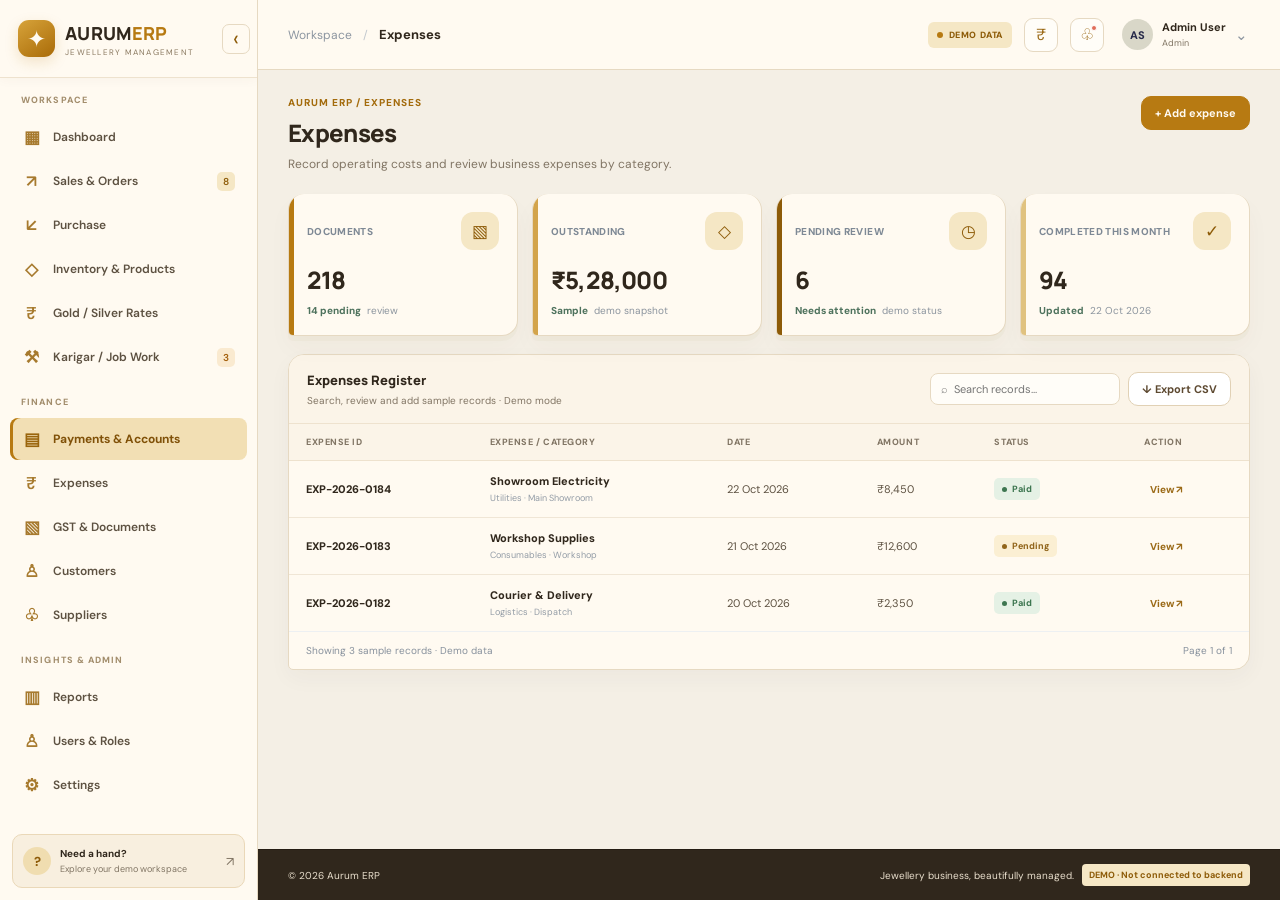
<file: expenses/expenses.html>
<!DOCTYPE html>
<html lang="en">
<head>
<meta charset="UTF-8"><meta name="viewport" content="width=device-width, initial-scale=1.0">
<title>Jewellery ERP | Demo Dashboard</title>
<link rel="stylesheet" href="../assets/css/dashboard.css">
<script defer src="../assets/js/nav-sidebar.js"></script>
</head>
<body>
<div class="mobile-overlay" id="mobileOverlay"></div>
<aside class="sidebar" id="sidebar">
  <div class="brand">
    <div class="brand-mark">✦</div><div class="brand-text"><strong>AURUM<span>ERP</span></strong><small>JEWELLERY MANAGEMENT</small></div>
    <button class="collapse" id="collapseBtn" title="Collapse sidebar">‹</button>
  </div>
  <nav id="navigation">
    <div class="nav-label">WORKSPACE</div>
    <button class="nav-item active" data-page="dashboard"><span>▦</span> Dashboard</button>
    <button class="nav-item" data-page="sales"><span>↗</span> Sales & Orders <em>8</em></button>
    <button class="nav-item" data-page="purchase"><span>↙</span> Purchase</button>
    <button class="nav-item" data-page="inventory"><span>◇</span> Inventory & Products</button>
    <button class="nav-item" data-page="rates"><span>₹</span> Gold / Silver Rates</button>
    <button class="nav-item" data-page="karigar"><span>⚒</span> Karigar / Job Work <em class="orange">3</em></button>
    <div class="nav-label">FINANCE</div>
    <button class="nav-item" data-page="payments"><span>▤</span> Payments & Accounts</button>
    <button class="nav-item" data-page="expenses"><span>₹</span> Expenses</button>
    <button class="nav-item" data-page="gst"><span>▧</span> GST & Documents</button>
    <button class="nav-item" data-page="customers"><span>♙</span> Customers</button>
    <button class="nav-item" data-page="suppliers"><span>♧</span> Suppliers</button>
    <div class="nav-label">INSIGHTS & ADMIN</div>
    <button class="nav-item" data-page="reports"><span>▥</span> Reports</button>
    <button class="nav-item" data-page="users"><span>♙</span> Users & Roles</button>
    <button class="nav-item" data-page="settings"><span>⚙</span> Settings</button>
  </nav>
  <div class="sidebar-bottom"><div class="help-icon">?</div><div><b>Need a hand?</b><small>Explore your demo workspace</small></div><span>↗</span></div>
</aside>
<div class="main-area">
<header class="topbar">
  <button class="mobile-menu" id="mobileMenu">☰</button>
  <div class="breadcrumbs"><span>Workspace</span><b>/</b><strong id="crumbTitle">Dashboard</strong></div>
  <div class="top-actions"><span class="demo-pill"><i></i> DEMO DATA</span><button class="icon-btn" id="rateTop" title="Today's rates">₹</button><button class="icon-btn notification" id="notifyBtn" title="Notifications">♧<i></i></button><div class="top-user-wrap"><button class="top-user" id="adminMenuToggle" type="button" aria-haspopup="true" aria-expanded="false"><div class="avatar small">AS</div><div><b>Admin User</b><small>Admin</small></div><span class="admin-chevron">⌄</span></button><div class="admin-dropdown" id="adminDropdown" hidden><div class="admin-dropdown-head"><b>Admin User</b><small>Administrator</small></div><button type="button" id="logoutButton" class="admin-logout"><span>↪</span> Logout</button></div></div></div>
</header>
<main class="content" id="content"></main>
<footer>© 2026 Aurum ERP <span>Jewellery business, beautifully managed.</span><b>DEMO · Not connected to backend</b></footer>
</div>
<div class="toast" id="toast"></div>
<div class="modal-backdrop" id="modalBackdrop">
  <div class="modal"><div class="modal-head"><div><h3 id="modalTitle">Add record</h3><p>Demo mode · changes stay in this browser session</p></div><button id="modalClose">×</button></div><form id="recordForm"><div id="modalFields" class="form-grid"></div><div class="modal-actions"><button type="button" class="btn secondary" id="cancelModal">Cancel</button><button class="btn primary" type="submit">Save demo record</button></div></form></div>
</div>
<script>window.addEventListener("DOMContentLoaded",()=>{document.querySelectorAll(".nav-item").forEach(b=>b.classList.toggle("active",b.dataset.page==="payments"));});</script>
<script>
const $=s=>document.querySelector(s), $$=s=>[...document.querySelectorAll(s)];
const money=n=>'₹'+Number(n).toLocaleString('en-IN');
const today='22 Oct 2026';
const data={
sales:[
{ref:'INV-2026-1042',name:'Meera Joshi',detail:'Gold necklace · 22K',date:'22 Oct 2026',amount:184500,status:'Paid'},
{ref:'SO-2026-1041',name:'Shree Ganesh Jewellers',detail:'Wholesale · 8 items',date:'22 Oct 2026',amount:326000,status:'Pending'},
{ref:'INV-2026-1040',name:'Rohan Kulkarni',detail:'Gold ring · 18K',date:'21 Oct 2026',amount:42800,status:'Paid'},
{ref:'SO-2026-1039',name:'Anaya Patil',detail:'Silver anklets · 925',date:'21 Oct 2026',amount:12800,status:'In Progress'},
{ref:'INV-2026-1038',name:'Kavita Deshmukh',detail:'Gold bangles · 22K',date:'20 Oct 2026',amount:97200,status:'Delivered'},
{ref:'SO-2026-1037',name:'Omkar Gold House',detail:'Wholesale · 12 items',date:'20 Oct 2026',amount:418000,status:'Confirmed'}],
purchase:[
{ref:'PUR-2026-0261',name:'Shree Gold Traders',detail:'Gold bullion · 24K',date:'22 Oct 2026',amount:528000,status:'Pending'},
{ref:'PUR-2026-0260',name:'Silverline Metals',detail:'Silver grain · 999',date:'21 Oct 2026',amount:86200,status:'Completed'},
{ref:'PUR-2026-0259',name:'Mahalaxmi Stones',detail:'Gemstones & findings',date:'20 Oct 2026',amount:46500,status:'Processing'},
{ref:'PUR-2026-0258',name:'Raj Refinery',detail:'Recycled gold · 22K',date:'19 Oct 2026',amount:274000,status:'Completed'}],
inventory:[
{ref:'AU-RNG-2201',name:'Classic Gold Ring',detail:'Gold · 22K · 3.8 g',date:'Main Showroom',amount:24,status:'In Stock'},
{ref:'AU-NCK-1805',name:'Temple Necklace',detail:'Gold · 22K · 28.4 g',date:'Vault A',amount:6,status:'Low Stock'},
{ref:'AG-ANK-9250',name:'Silver Anklets',detail:'Silver · 925 · 42 g',date:'Main Showroom',amount:38,status:'In Stock'},
{ref:'AU-BNG-2208',name:'Gold Bangles',detail:'Gold · 22K · 18.6 g',date:'Workshop',amount:0,status:'Low Stock'},
{ref:'AG-CHM-9251',name:'Silver Chain',detail:'Silver · 925 · 16 g',date:'Main Showroom',amount:52,status:'In Stock'},
{ref:'AU-ER-1809',name:'Diamond Stud Earrings',detail:'Gold · 18K · 4.2 g',date:'Vault A',amount:12,status:'In Stock'}],
karigar:[
{ref:'JOB-0264',name:'Suresh Pawar',detail:'Temple necklace · 22K',date:'Due 24 Oct',amount:32.5,status:'In Progress'},
{ref:'JOB-0263',name:'Mahesh Sonawane',detail:'Gold bangles · 22K',date:'Due 23 Oct',amount:18.6,status:'Pending'},
{ref:'JOB-0262',name:'Ravi Shinde',detail:'Ring set · 18K',date:'Due 21 Oct',amount:12.2,status:'Overdue'},
{ref:'JOB-0261',name:'Ganesh Jadhav',detail:'Silver anklets · 925',date:'Due 25 Oct',amount:42,status:'In Progress'}],
payments:[
{ref:'PAY-0871',name:'Meera Joshi',detail:'Customer receipt · UPI',date:'22 Oct 2026',amount:184500,status:'Paid'},
{ref:'PAY-0870',name:'Silverline Metals',detail:'Supplier payment · NEFT',date:'21 Oct 2026',amount:50000,status:'Paid'},
{ref:'PAY-0869',name:'Shree Ganesh Jewellers',detail:'Customer advance · Bank',date:'21 Oct 2026',amount:75000,status:'Pending'},
{ref:'PAY-0868',name:'Suresh Pawar',detail:'Karigar labour · Cash',date:'20 Oct 2026',amount:12500,status:'Paid'}],
customers:[
{ref:'CUS-0018',name:'Meera Joshi',detail:'Retail · Pune',date:'Joined 2025',amount:0,status:'Active'},
{ref:'CUS-0017',name:'Shree Ganesh Jewellers',detail:'Wholesale · Pimpri',date:'Joined 2024',amount:326000,status:'Pending'},
{ref:'CUS-0016',name:'Rohan Kulkarni',detail:'Retail · Chinchwad',date:'Joined 2025',amount:0,status:'Active'},
{ref:'CUS-0015',name:'Omkar Gold House',detail:'Wholesale · Pune',date:'Joined 2023',amount:418000,status:'Overdue'},
{ref:'CUS-0014',name:'Anaya Patil',detail:'Retail · Nigdi',date:'Joined 2026',amount:12800,status:'Pending'}],
suppliers:[
{ref:'SUP-0012',name:'Shree Gold Traders',detail:'Gold bullion · Pune',date:'Terms: 15 days',amount:528000,status:'Pending'},
{ref:'SUP-0011',name:'Silverline Metals',detail:'Silver supplier · Mumbai',date:'Terms: 30 days',amount:36200,status:'Active'},
{ref:'SUP-0010',name:'Mahalaxmi Stones',detail:'Stones & findings · Pune',date:'Terms: 15 days',amount:46500,status:'Pending'},
{ref:'SUP-0009',name:'Raj Refinery',detail:'Gold refining · Mumbai',date:'Terms: 7 days',amount:0,status:'Active'}],
gst:[
{ref:'GST-1042',name:'Meera Joshi',detail:'Sales tax invoice',date:'22 Oct 2026',amount:184500,status:'Completed'},
{ref:'GST-1038',name:'Kavita Deshmukh',detail:'Sales tax invoice',date:'20 Oct 2026',amount:97200,status:'Completed'},
{ref:'GST-P261',name:'Shree Gold Traders',detail:'Purchase invoice',date:'22 Oct 2026',amount:528000,status:'Pending'}],
expenses:[
{ref:'EXP-2026-0184',name:'Showroom Electricity',detail:'Utilities · Main Showroom',date:'22 Oct 2026',amount:8450,status:'Paid'},
{ref:'EXP-2026-0183',name:'Workshop Supplies',detail:'Consumables · Workshop',date:'21 Oct 2026',amount:12600,status:'Pending'},
{ref:'EXP-2026-0182',name:'Courier & Delivery',detail:'Logistics · Dispatch',date:'20 Oct 2026',amount:2350,status:'Paid'}]
};
// Keep demo records between page refreshes; storage errors should never break the UI.
try { const saved = JSON.parse(localStorage.getItem('aurumDemoRecords') || '{}'); Object.keys(saved).forEach(k => { if (Array.isArray(saved[k])) data[k] = saved[k]; }); } catch (e) { console.warn('Demo storage unavailable; using sample data.', e); }
function saveDemoData(){ try { localStorage.setItem('aurumDemoRecords', JSON.stringify(data)); } catch(e) { console.warn('Could not persist demo records.', e); } }
const meta={
dashboard:{title:'Dashboard',desc:'Here’s what’s happening with your jewellery business today.',button:'Download report'},
sales:{title:'Sales & Orders',desc:'Manage customer orders, invoices, deliveries and returns.',button:'+ Create sales order'},
purchase:{title:'Purchase Management',desc:'Track suppliers, purchase orders, goods receipts and bills.',button:'+ New purchase'},
inventory:{title:'Inventory & Products',desc:'Track jewellery by SKU, tag, metal, purity, weight and location.',button:'+ Add product'},
rates:{title:'Gold / Silver Rates',desc:'Manage daily metal rates and review rate history.',button:'+ Update rates'},
karigar:{title:'Karigar / Job Work',desc:'Manage metal issued, work-in-progress, returns and labour settlements.',button:'+ Create job work'},
payments:{title:'Payments & Accounts',desc:'Track customer receipts, supplier payments, expenses and balances.',button:'+ Record payment'},
gst:{title:'GST & Documents',desc:'Review tax invoices, purchase documents and compliance summaries.',button:'+ Create document'},
customers:{title:'Customers',desc:'Manage retail and wholesale customers, credit terms and outstanding balances.',button:'+ Add customer'},
suppliers:{title:'Suppliers',desc:'Maintain supplier details, payment terms and outstanding balances.',button:'+ Add supplier'},
reports:{title:'Reports & Analytics',desc:'Review sales, stock, metal custody and business performance.',button:'Export report'},
users:{title:'Users & Roles',desc:'Manage team access and permissions by role.',button:'+ Add user'},
settings:{title:'Settings',desc:'Configure company details, branches, document numbering and preferences.',button:'Save settings'},
expenses:{title:'Expenses',desc:'Record operating costs and review business expenses by category.',button:'+ Add expense'}
};
const columns={
sales:['Reference','Customer / Order','Date','Total Amount','Status'],
purchase:['Purchase Ref.','Supplier / Items','Date','Total Amount','Status'],
inventory:['SKU / Tag','Product Details','Location','Available Qty','Stock Status'],
karigar:['Job ID','Karigar / Work','Due Date','Metal Weight','Job Status'],
payments:['Payment Ref.','Party / Method','Date','Amount','Status'],
customers:['Customer ID','Customer / Type','Relationship','Outstanding','Status'],
suppliers:['Supplier ID','Supplier / Category','Terms','Outstanding','Status'],
gst:['Document ID','Party / Document','Date','Taxable / Total','Status'],
expenses:['Expense ID','Expense / Category','Date','Amount','Status']
};
const iconBy={sales:'↗',purchase:'↙',inventory:'◇',rates:'₹',karigar:'⚒',payments:'▤',gst:'▧',customers:'♙',suppliers:'♧',reports:'▥',users:'♙',settings:'⚙',expenses:'₹'};
function statusClass(s){let x=s.toLowerCase().replaceAll(' ','-');if(['in-stock','paid','completed','delivered','active'].includes(x))return x;if(['pending','in-progress','processing','low-stock','confirmed','ready'].includes(x))return x;if(['overdue','cancelled','low'].includes(x))return x;return 'draft'}
function tableHTML(key,rows=data[key]||[]){let heads=columns[key]||['Reference','Name','Details','Value','Status'];return `<div class="table-wrap"><table><thead><tr>${heads.map(h=>`<th>${h}</th>`).join('')}<th>Action</th></tr></thead><tbody>${rows.map((r,i)=>`<tr><td><div class="main-cell">${r.ref}</div></td><td><div class="main-cell">${r.name}</div><div class="sub-cell">${r.detail}</div></td><td>${r.date}</td><td>${key==='inventory'?r.amount+' pcs':key==='karigar'?r.amount+' g':money(r.amount)}</td><td><span class="status ${statusClass(r.status)}">${r.status}</span></td><td><button class="text-link row-view" data-key="${key}" data-index="${i}">View ↗</button></td></tr>`).join('')}</tbody></table></div><div class="table-footer"><span>Showing ${rows.length} sample records · Demo data</span><span>Page 1 of 1</span></div>`}
function pageHead(key){let m=meta[key];return `<div class="page-head"><div><div class="eyebrow">AURUM ERP / ${key==='dashboard'?'OVERVIEW':key.toUpperCase()}</div><h1>${m.title}</h1><p>${m.desc}</p></div><div class="head-actions">${key==='dashboard'?'<button class="btn secondary" id="dateBtn">▦ &nbsp; Oct 2026</button>':''}<button class="btn primary" id="primaryAction">${m.button}</button></div></div>`}
function stat(label,value,icon,trend,foot,accent='var(--primary)'){return `<div class="stat-card" style="border-top-color:${accent}"><div class="stat-top"><span class="stat-label">${label}</span><span class="stat-icon">${icon}</span></div><div class="stat-value">${value}</div><div class="stat-bottom"><span class="trend">${trend}</span><span>${foot}</span></div></div>`}
function dashboard(){return `${pageHead('dashboard')}<div class="stats">${stat("Today's Sales",money(684500),'↗','↑ 12.8%','vs yesterday')}${stat('Gold Stock','2.48 kg','◇','↑ 4.2%','vs last month','var(--blue)')}${stat('Customer Dues',money(742800),'♙','6 invoices','need follow-up','#d99a35')}${stat('Active Job Work','12 jobs','⚒','3 overdue','karigar follow-up','#c77a65')}</div>
<div class="dashboard-grid"><section class="panel"><div class="panel-head"><div><h2>Sales Overview</h2><p>Revenue trend · October 2026</p></div><div class="chart-legend"><span><i class="dot" style="background:#6da84c"></i>Sales</span><span><i class="dot" style="background:#1985bf"></i>Purchases</span></div></div><div class="panel-body"><svg class="chart" viewBox="0 0 600 220" preserveAspectRatio="none"><g stroke="#edf0f2" stroke-width="1"><path d="M40 25H590 M40 65H590 M40 105H590 M40 145H590 M40 185H590"/></g><g><text x="0" y="29">₹8L</text><text x="0" y="69">₹6L</text><text x="0" y="109">₹4L</text><text x="0" y="149">₹2L</text><text x="0" y="189">₹0</text></g><path d="M40 150 L90 124 L140 138 L190 92 L240 106 L290 63 L340 80 L390 48 L440 76 L490 35 L540 54 L585 28 L585 185 L40 185Z" fill="#6da84c" opacity=".10"/><polyline points="40,150 90,124 140,138 190,92 240,106 290,63 340,80 390,48 440,76 490,35 540,54 585,28" fill="none" stroke="#6da84c" stroke-width="3" stroke-linejoin="round" stroke-linecap="round"/><polyline points="40,166 90,153 140,158 190,135 240,142 290,116 340,126 390,104 440,120 490,91 540,103 585,83" fill="none" stroke="#1985bf" stroke-width="2.5" stroke-linejoin="round" stroke-linecap="round"/><g><text x="35" y="210">01 Oct</text><text x="140" y="210">05 Oct</text><text x="245" y="210">10 Oct</text><text x="350" y="210">15 Oct</text><text x="455" y="210">20 Oct</text><text x="550" y="210">22 Oct</text></g></svg></div></section>
<section class="panel"><div class="panel-head"><div><h2>Today's Metal Rates</h2><p>Indicative demo rates · per gram</p></div><button class="text-link" data-goto="rates">View rates ↗</button></div><div class="panel-body"><div class="rate-list"><div class="rate-row"><div class="metal-badge">Au</div><div class="rate-name"><b>Gold 24K</b><small>999 purity</small></div><div class="rate-price">₹13,180<small>↑ 0.42%</small></div></div><div class="rate-row"><div class="metal-badge">Au</div><div class="rate-name"><b>Gold 22K</b><small>916 purity</small></div><div class="rate-price">₹12,082<small>↑ 0.38%</small></div></div><div class="rate-row"><div class="metal-badge silver">Ag</div><div class="rate-name"><b>Silver 999</b><small>Fine silver</small></div><div class="rate-price">₹168.50<small>↑ 0.21%</small></div></div><div class="rate-row"><div class="metal-badge silver">Ag</div><div class="rate-name"><b>Silver 925</b><small>Sterling</small></div><div class="rate-price">₹155.85<small>↑ 0.18%</small></div></div></div><button class="btn secondary" style="width:100%;margin-top:8px" data-goto="rates">Manage daily rates →</button></div></section></div>
<div class="dashboard-grid"><section class="panel"><div class="panel-head"><div><h2>Recent Sales & Orders</h2><p>Latest activity across your showroom</p></div><button class="text-link" data-goto="sales">View all ↗</button></div>${tableHTML('sales',data.sales.slice(0,4))}</section><section class="panel"><div class="panel-head"><div><h2>Quick Actions</h2><p>Common tasks for your team</p></div></div><div class="panel-body"><div class="quick-actions"><button class="quick-action" data-add="sales"><span class="quick-icon">＋</span><span><b>New Sales Order</b><small>Create customer order</small></span></button><button class="quick-action" data-add="purchase"><span class="quick-icon">↙</span><span><b>Record Purchase</b><small>Receive new goods</small></span></button><button class="quick-action" data-add="inventory"><span class="quick-icon">◇</span><span><b>Add Product</b><small>Update stock catalogue</small></span></button><button class="quick-action" data-add="karigar"><span class="quick-icon">⚒</span><span><b>Assign Job Work</b><small>Issue metal to karigar</small></span></button></div><div style="margin-top:20px"><div class="panel-head" style="padding:0 0 12px;border:0"><div><h2>Attention Needed</h2><p>Items that may need your review</p></div></div><div class="alert-list"><div class="alert-item"><div class="alert-symbol">!</div><div><b>3 overdue karigar jobs</b><p>Review metal reconciliation and expected return dates.</p></div></div><div class="alert-item"><div class="alert-symbol">₹</div><div><b>Customer payments pending</b><p>6 invoices have outstanding balances.</p></div></div><div class="alert-item"><div class="alert-symbol">◇</div><div><b>2 products are low on stock</b><p>Check replenishment or production needs.</p></div></div></div></div></div></section></div>`}
function genericPage(key){let m=meta[key];if(key==='rates')return `${pageHead(key)}<div class="stats">${stat('Gold 24K','₹13,180/g','Au','↑ 0.42%','today')}${stat('Gold 22K','₹12,082/g','Au','↑ 0.38%','today','var(--blue)')}${stat('Silver 999','₹168.50/g','Ag','↑ 0.21%','today','#d99a35')}${stat('Silver 925','₹155.85/g','Ag','↑ 0.18%','today','#c77a65')}</div><div class="page-columns"><section class="panel"><div class="panel-head"><div><h2>Metal Rate History</h2><p>Sample rates effective 22 October 2026</p></div><button class="btn secondary" id="exportBtn">Export CSV</button></div><div class="table-wrap"><table><thead><tr><th>Metal</th><th>Purity</th><th>Rate / Gram</th><th>Effective Date</th><th>Updated By</th><th>Status</th></tr></thead><tbody><tr><td>Gold</td><td>24K / 999</td><td>₹13,180.00</td><td>22 Oct 2026</td><td>Aarav Shah</td><td><span class="status active">Current</span></td></tr><tr><td>Gold</td><td>22K / 916</td><td>₹12,082.00</td><td>22 Oct 2026</td><td>Aarav Shah</td><td><span class="status active">Current</span></td></tr><tr><td>Silver</td><td>999</td><td>₹168.50</td><td>22 Oct 2026</td><td>Aarav Shah</td><td><span class="status active">Current</span></td></tr><tr><td>Silver</td><td>925</td><td>₹155.85</td><td>22 Oct 2026</td><td>Aarav Shah</td><td><span class="status active">Current</span></td></tr></tbody></table></div></section><section class="panel"><div class="panel-head"><div><h2>Rate Policy</h2><p>Demo configuration</p></div></div><div class="panel-body"><div class="alert-list"><div class="alert-item"><div class="quick-icon">✓</div><div><b>Rate history enabled</b><p>Previous rates remain available for audit.</p></div></div><div class="alert-item"><div class="quick-icon">✓</div><div><b>Approval for overrides</b><p>Sales rate overrides require manager approval.</p></div></div><div class="alert-item"><div class="quick-icon">!</div><div><b>Verify live market rates</b><p>These values are fictional demo data, not live rates.</p></div></div></div></div></section></div>`;
if(key==='reports')return `${pageHead(key)}<div class="stats">${stat('Gross Sales',money(4826500),'↗','↑ 8.4%','vs last month')}${stat('Purchases',money(3268000),'↙','↑ 3.1%','vs last month','var(--blue)')}${stat('Estimated Margin',money(618400),'◈','12.8%','demo estimate','#d99a35')}${stat('Open Receivables',money(742800),'₹','6 invoices','pending','#c77a65')}</div><div class="dashboard-grid"><section class="panel"><div class="panel-head"><div><h2>Business Summary</h2><p>Monthly totals · illustrative sample data</p></div><button class="btn secondary" id="exportBtn">Export CSV</button></div>${tableHTML('sales',data.sales.slice(0,5))}</section><section class="panel"><div class="panel-head"><div><h2>Report Categories</h2><p>Choose a report area</p></div></div><div class="panel-body"><div class="quick-actions"><button class="quick-action" data-goto="sales"><span class="quick-icon">↗</span><span><b>Sales Report</b><small>Daily / monthly sales</small></span></button><button class="quick-action" data-goto="inventory"><span class="quick-icon">◇</span><span><b>Stock Report</b><small>Purity and location</small></span></button><button class="quick-action" data-goto="karigar"><span class="quick-icon">⚒</span><span><b>Karigar Ledger</b><small>Metal balance and jobs</small></span></button><button class="quick-action" data-goto="payments"><span class="quick-icon">₹</span><span><b>Outstanding</b><small>Receivables and payables</small></span></button></div></div></section></div>`;
if(key==='users')return `${pageHead(key)}<div class="stats">${stat('Total Users','08','♙','6 active','team members')}${stat('Super Admin','01','⚙','Full access','role','var(--blue)')}${stat('Operational Roles','06','▤','Role-based','permissions','#d99a35')}${stat('MFA Status','Optional','✓','Demo only','not configured','#c77a65')}</div><section class="panel"><div class="panel-head"><div><h2>Team Access</h2><p>Example users and role permissions</p></div><button class="btn secondary" id="exportBtn">Export CSV</button></div><div class="table-wrap"><table><thead><tr><th>User</th><th>Role</th><th>Access Scope</th><th>Last Active</th><th>Status</th><th>Action</th></tr></thead><tbody>${[['Aarav Shah','Super Admin','All modules','Today','Active'],['Priya Kulkarni','Accountant','Accounts, GST, Reports','Today','Active'],['Rahul Patil','Salesperson / Cashier','Customers, Sales','Today','Active'],['Nitin Jadhav','Inventory Manager','Inventory, Stock Ledger','Yesterday','Active'],['Suresh Pawar','Karigar User','Assigned job work only','21 Oct','Active']].map((r,i)=>`<tr><td><div class="main-cell">${r[0]}</div><div class="sub-cell">user${i+1}@aurum.demo</div></td><td>${r[1]}</td><td>${r[2]}</td><td>${r[3]}</td><td><span class="status active">${r[4]}</span></td><td><button class="text-link" data-toast="Demo user details opened">View ↗</button></td></tr>`).join('')}</tbody></table></div></section>`;
if(key==='settings')return `${pageHead(key)}<div class="page-columns"><section class="panel"><div class="panel-head"><div><h2>Company Profile</h2><p>Basic business configuration</p></div></div><form id="settingsForm" class="form-grid"><div class="field"><label>Company Name</label><input value="Aurum Jewellers"></div><div class="field"><label>Financial Year</label><select><option>2026–2027</option><option>2025–2026</option></select></div><div class="field"><label>GSTIN (Demo)</label><input value="27AAAAA0000A1Z5"></div><div class="field"><label>Default Branch</label><select><option>Main Showroom — Pune</option><option>Workshop — Chinchwad</option></select></div><div class="field"><label>Document Prefix</label><input value="AUR"></div><div class="field"><label>Default Currency</label><select><option>INR — Indian Rupee</option></select></div><div class="field full"><label>Address</label><textarea>Pune, Maharashtra, India (demo address)</textarea></div><div class="field full"><button class="btn primary" type="submit">Save demo settings</button></div></form></section><section class="panel"><div class="panel-head"><div><h2>System Preferences</h2><p>Demo configuration</p></div></div><div class="panel-body"><div class="alert-list"><div class="alert-item"><div class="quick-icon">✓</div><div><b>Role-based access</b><p>Restrict sensitive actions by role.</p></div></div><div class="alert-item"><div class="quick-icon">✓</div><div><b>Audit trail</b><p>Keep changes and approvals traceable.</p></div></div><div class="alert-item"><div class="alert-symbol">!</div><div><b>Backend not connected</b><p>Settings on this screen are for visual demo only.</p></div></div></div></div></section></div>`;
let rows=data[key]||[];
return `${pageHead(key)}<div class="stats">${key==='sales'?stat('Orders This Month','126','↗','↑ 9.6%','vs last month'):key==='purchase'?stat('Purchase Orders','42','↙','↑ 4.2%','this month'):key==='inventory'?stat('Unique Products','486','◇','12 low stock','items need review'):key==='karigar'?stat('Open Jobs','12','⚒','3 overdue','require follow-up'):key==='payments'?stat('Collected Today',money(234500),'₹','↑ 6.8%','vs yesterday'):key==='customers'?stat('Total Customers','1,248','♙','38 new','this month'):key==='suppliers'?stat('Active Suppliers','42','♧','5 pending','payment review'):stat('Documents','218','▧','14 pending','review')}${stat(key==='inventory'?'Total Pieces':key==='karigar'?'Metal Issued':'Outstanding',key==='inventory'?'1,842 pcs':key==='karigar'?'105.3 g':money(key==='sales'?742800:key==='purchase'?684200:key==='payments'?742800:key==='customers'?756800:key==='suppliers'?610700:528000),'◇','Sample','demo snapshot','var(--blue)')}${stat(key==='purchase'?'Awaiting Receipt':key==='sales'?'Pending Orders':key==='inventory'?'Low Stock Items':key==='karigar'?'Jobs Overdue':key==='payments'?'Pending Payments':key==='customers'?'Credit Customers':key==='suppliers'?'Payment Due':'Pending Review',key==='inventory'?'2':key==='karigar'?'3':key==='sales'?'8':key==='purchase'?'4':'6','◷','Needs attention','demo status','#d99a35')}${stat(key==='inventory'?'Stock Locations':key==='karigar'?'Active Karigars':key==='customers'?'Wholesale Clients':'Completed This Month',key==='inventory'?'3':key==='karigar'?'18':key==='customers'?'84':'94','✓','Updated','22 Oct 2026','#c77a65')}</div><section class="panel"><div class="panel-head"><div><h2>${m.title} Register</h2><p>Search, review and add sample records · Demo mode</p></div><div class="table-tools"><input class="search-box" id="tableSearch" placeholder="⌕  Search records..."><button class="btn secondary" id="exportBtn">↓ Export CSV</button></div></div><div id="tableContent">${tableHTML(key,rows)}</div></section>`;
}
function salesOrderPage(){return `${pageHead('sales')}<div class="stats">${stat('Orders This Month','126','↗','↑ 9.6%','vs last month')}${stat('Pending Orders','08','◷','Needs attention','order status','var(--blue)')}${stat('Advance Received',money(480000),'₹','This month','demo data','#d99a35')}${stat('Ready for Delivery','18','✓','Awaiting pickup','demo data','#c77a65')}</div><div class="panel"><div class="panel-head"><div><h2>Sales Order Register</h2><p>Manage ready-stock and custom jewellery orders</p></div><div class="table-tools"><input class="search-box" id="tableSearch" placeholder="Search order, customer..." aria-label="Search sales orders"></div></div><div class="table-wrap"><table class="sales-orders-table sales-register-table"><thead><tr><th>Order No.</th><th>Customer</th><th>Type</th><th>Order Date</th><th>Items</th><th>Total</th><th>Advance</th><th>Balance</th><th>Delivery</th><th>Status</th><th>Actions</th></tr></thead><tbody id="salesOrderRows">${(data.sales||[]).map((r,i)=>salesOrderRow(r,i)).join('')}</tbody></table></div><div class="table-footer"><span id="salesOrderCount">Showing ${(data.sales||[]).length} orders · Demo data</span><span>Use the action icons to view, update, or delete an order.</span></div></div>`}
function salesOrderRow(r,i){const advance=Number(r.advance??Math.round((r.amount||0)*.25));const balance=Number(r.balance??Math.max(0,(r.amount||0)-advance));return `<tr><td><b>${r.ref}</b></td><td><div class="main-cell">${r.name}</div><div class="sub-cell">${r.detail||'Jewellery order'}</div></td><td>${r.orderType|| (i%2?'Custom':'Ready Stock')}</td><td>${r.date||'—'}</td><td>${r.quantity|| (i%2?2:1)}</td><td>${money(r.amount||0)}</td><td>${money(advance)}</td><td>${money(balance)}</td><td>${r.deliveryDate||'05 Nov 2026'}</td><td><span class="status ${statusClass(r.status||'Draft')}">${r.status||'Draft'}</span></td><td><div class="row-actions"><button class="action-icon" type="button" title="View order" aria-label="View order" data-order-action="view" data-order-index="${i}"><svg viewBox="0 0 24 24" aria-hidden="true"><path d="M2 12s3.5-7 10-7 10 7 10 7-3.5 7-10 7S2 12 2 12Z"/><circle cx="12" cy="12" r="3"/></svg></button><button class="action-icon" type="button" title="Edit order" aria-label="Edit order" data-order-action="update" data-order-index="${i}"><svg viewBox="0 0 24 24" aria-hidden="true"><path d="M12 20h9"/><path d="m16.5 3.5 4 4L8 20l-5 1 1-5Z"/></svg></button><button class="action-icon danger" type="button" title="Delete order" aria-label="Delete order" data-order-action="delete" data-order-index="${i}"><svg viewBox="0 0 24 24" aria-hidden="true"><path d="M3 6h18M8 6V4h8v2m3 0-1 14H6L5 6m4 4v6m6-6v6"/></svg></button></div></td></tr>`}
function detailedOrderModal(){
const fields=[
['Order Type','select','Ready Stock,Custom Jewellery'],['Order Priority','select','Normal,Urgent'],['Order Date','date',''],['Expected Delivery Date','date',''],
['Customer Name','text',''],['Customer ID / Code','text',''],['Customer Type','select','Retail,Wholesale,B2B,B2C'],['Mobile Number','tel',''],['Email','email',''],['GSTIN / PAN (if applicable)','text',''],['Billing Address','textarea',''],['Delivery Address','textarea',''],['Branch / Showroom','text','Main Showroom'],['Salesperson','text','Aarav Shah'],['Sales Channel','select','Showroom,Online,Phone,WhatsApp,Wholesale'],
['Product Name / SKU','text',''],['Category','select','Ring,Necklace,Chain,Bracelet,Earrings,Bangle,Anklet,Coin,Other'],['Metal Type','select','Gold,Silver,Platinum'],['Purity','select','24K / 999,22K / 916,18K / 750,14K / 585,925 Silver,999 Silver'],['Barcode / Tag Number','text',''],['Quantity (pcs)','number','1'],['Gross Weight (g)','number',''],['Stone Weight (g)','number','0'],['Other Non-metal Weight (g)','number','0'],
['Metal Rate per Gram (₹)','number',''],['Rate Source','select','Manual Demo Rate,API Rate'],['Making Charge Type','select','Per Gram,Percentage,Fixed'],['Making Charge Rate','number',''],['Wastage (%)','number','0'],['Stone Amount (₹)','number','0'],['Engraving / Other Charges (₹)','number','0'],['Item Discount (₹)','number','0'],['Order Discount (₹)','number','0'],['GST (%)','number','3'],
['Advance Amount (₹)','number','0'],['Payment Mode','select','Cash,UPI,Card,Bank Transfer,NEFT,Cheque'],['Transaction Reference / UTR','text',''],['Payment Status','select','Unpaid,Partially Paid,Paid,Refunded'],['Order Status','select','Draft,Confirmed,Pending Stock,In Production,Ready,Partially Delivered,Delivered,Cancelled'],['Stock Reservation','select','Reserve Available Stock,Pending Stock Check,Custom Production Required'],['Delivery Method','select','Store Pickup,Home Delivery,Courier'],['Special Instructions','textarea',''],['Internal Notes','textarea','']
];
$('#modalTitle').textContent='Create Detailed Sales Order';
$('#modalFields').innerHTML=`<div class="field full"><h3>1. Order & Customer Details</h3></div>`+fields.map((f,i)=>{let section=i===15?'<div class="field full"><h3>2. Jewellery Item & Weight Details</h3></div>':i===24?'<div class="field full"><h3>3. Rate, Making, Wastage & Tax</h3></div>':i===34?'<div class="field full"><h3>4. Payment, Stock & Delivery</h3></div>':'';let inp=f[1]==='select'?`<select name="f${i}" ${[2,3].includes(i)?'':' '}>${f[2].split(',').map(x=>`<option>${x}</option>`).join('')}</select>`:f[1]==='textarea'?`<textarea name="f${i}" placeholder="Enter ${f[0]}">${f[2]}</textarea>`:`<input name="f${i}" type="${f[1]}" ${f[1]==='number'?'min="0" step="0.001"':''} value="${f[2]}" placeholder="Enter ${f[0]}">`;let full=[10,11,41,42].includes(i);return section+`<div class="field ${full?'full':''}"><label>${f[0]}</label>${inp}</div>`}).join('')+`<div class="field full"><div class="alert-item"><div class="alert-symbol">₹</div><div><b>Order price calculation</b><p id="orderCalcPreview">Enter gross weight and rate to calculate estimate. Demo rates are not live.</p></div></div></div>`;
const form=$('#recordForm');$('#modalBackdrop').classList.add('show');document.body.classList.add('modal-open');
const val=n=>Number(form.querySelector(`[name="f${n}"]`)?.value||0);
const calc=()=>{const net=Math.max(0,val(21)-val(22)-val(23));const metal=net*val(24);const type=form.querySelector('[name="f26"]')?.value;const making=type==='Per Gram'?net*val(27):type==='Percentage'?metal*val(27)/100:val(27);const wastage=metal*val(28)/100;const subtotal=Math.max(0,metal+making+wastage+val(29)+val(30)-val(31)-val(32));const tax=subtotal*val(33)/100;const total=subtotal+tax;const advance=val(34);$('#orderCalcPreview').textContent=`Net metal: ${net.toFixed(3)} g · Metal: ${money(metal)} · Making: ${money(making)} · Wastage: ${money(wastage)} · Tax: ${money(tax)} · Grand total: ${money(total)} · Balance: ${money(Math.max(0,total-advance))}. Estimate only; confirm applicable tax rules.`;return {net,metal,making,wastage,tax,total,advance,balance:Math.max(0,total-advance)}};
form.querySelectorAll('input,select,textarea').forEach(x=>x.addEventListener('input',calc));calc();
form.onsubmit=e=>{e.preventDefault();const get=n=>form.querySelector(`[name="f${n}"]`)?.value||'';const c=calc();if(!get(4).trim()){toast('Please enter customer name.');form.querySelector('[name="f4"]').focus();return}if(!get(15).trim()){toast('Please enter product name / SKU.');form.querySelector('[name="f15"]').focus();return}const rec={ref:`SO-2026-${String(Date.now()).slice(-4)}`,name:get(4),detail:`${get(16)||'Jewellery'} · ${get(17)||'Gold'} ${get(18)||''}`,date:get(2)||today,amount:Math.round(c.total*100)/100,status:get(38)||'Draft',orderType:get(0),priority:get(1),customerId:get(5),customerType:get(6),phone:get(7),email:get(8),gstinPan:get(9),billingAddress:get(10),deliveryAddress:get(11),branch:get(12),salesperson:get(13),salesChannel:get(14),sku:get(15),barcode:get(19),quantity:Number(get(20)||1),grossWeight:Number(get(21)||0),stoneWeight:Number(get(22)||0),nonMetalWeight:Number(get(23)||0),netMetalWeight:c.net,metalRate:Number(get(24)||0),rateSource:get(25),makingChargeType:get(26),makingChargeRate:Number(get(27)||0),wastagePercent:Number(get(28)||0),wastageAmount:c.wastage,stoneAmount:Number(get(29)||0),otherCharges:Number(get(30)||0),itemDiscount:Number(get(31)||0),orderDiscount:Number(get(32)||0),gstPercent:Number(get(33)||0),advance:c.advance,balance:c.balance,paymentMode:get(35),transactionReference:get(36),paymentStatus:get(37)||'Unpaid',stockReservation:get(39),deliveryMethod:get(40),deliveryDate:get(3),specialInstructions:get(41),notes:get(42)};data.sales.unshift(rec);saveDemoData();$('#modalBackdrop').classList.remove('show');document.body.classList.remove('modal-open');toast('Sales order saved in demo data.');render('sales')};
}

function closeOrderOverlay(){ $('#modalBackdrop').classList.remove('show'); document.body.classList.remove('modal-open'); $('#recordForm').onsubmit=null; }
function showOrderOverlay(title, row, mode, index){
 const fields=[['Order Number','ref'],['Order Type','orderType'],['Order Priority','priority'],['Order Date','date'],['Expected Delivery','deliveryDate'],['Customer Name','name'],['Customer ID','customerId'],['Customer Type','customerType'],['Mobile Number','phone'],['Email','email'],['GSTIN / PAN','gstinPan'],['Billing Address','billingAddress'],['Delivery Address','deliveryAddress'],['Branch / Showroom','branch'],['Salesperson','salesperson'],['Sales Channel','salesChannel'],['Product / SKU','sku'],['Item Details','detail'],['Barcode / Tag','barcode'],['Quantity','quantity'],['Gross Weight (g)','grossWeight'],['Stone Weight (g)','stoneWeight'],['Other Non-metal Weight (g)','nonMetalWeight'],['Net Metal Weight (g)','netMetalWeight'],['Metal Rate (₹/g)','metalRate'],['Rate Source','rateSource'],['Making Charge Type','makingChargeType'],['Making Charge Rate','makingChargeRate'],['Wastage (%)','wastagePercent'],['Wastage Amount (₹)','wastageAmount'],['Stone Amount (₹)','stoneAmount'],['Other Charges (₹)','otherCharges'],['Item Discount (₹)','itemDiscount'],['Order Discount (₹)','orderDiscount'],['GST (%)','gstPercent'],['Grand Total (₹)','amount'],['Advance Amount (₹)','advance'],['Balance (₹)','balance'],['Payment Mode','paymentMode'],['Transaction Reference / UTR','transactionReference'],['Payment Status','paymentStatus'],['Order Status','status'],['Stock Reservation','stockReservation'],['Delivery Method','deliveryMethod'],['Special Instructions','specialInstructions'],['Internal Notes','notes']];
 $('#modalTitle').textContent=title; $('#modalBackdrop').classList.add('show'); document.body.classList.add('modal-open');
 $('#modalFields').innerHTML=fields.map(([label,key])=>{let value=row[key]??'';if(key==='amount'||key==='advance'||key==='balance'||key==='metalRate'||key==='stoneAmount'||key==='otherCharges'||key==='wastageAmount') value=Number(value||0).toFixed(2);let full=['billingAddress','deliveryAddress','specialInstructions','notes'].includes(key);let html=mode==='edit'?`<input name="edit_${key}" value="${String(value).replaceAll('&','&amp;').replaceAll('"','&quot;').replaceAll('<','&lt;')}" ${['quantity','grossWeight','stoneWeight','nonMetalWeight','netMetalWeight','metalRate','makingChargeRate','wastagePercent','wastageAmount','stoneAmount','otherCharges','itemDiscount','orderDiscount','gstPercent','amount','advance','balance'].includes(key)?'type="number" step="0.001" min="0"':''}>`:`<div class="order-read-value">${String(value||'—').replaceAll('&','&amp;').replaceAll('<','&lt;')}</div>`;return `<div class="field ${full?'full':''}"><label>${label}</label>${html}</div>`}).join('');
 $('#recordForm button[type="submit"]').style.display=mode==='edit'?'':'none'; $('#recordForm button[type="submit"]').textContent='Save Changes';
 $('#recordForm').onsubmit=e=>{e.preventDefault();const get=k=>$('#modalFields').querySelector(`[name="edit_${k}"]`)?.value;fields.forEach(([label,key])=>{if(get(key)!==undefined){let v=get(key);if(['quantity','grossWeight','stoneWeight','nonMetalWeight','netMetalWeight','metalRate','makingChargeRate','wastagePercent','wastageAmount','stoneAmount','otherCharges','itemDiscount','orderDiscount','gstPercent','amount','advance','balance'].includes(key))v=Number(v||0);row[key]=v;}});row.name=String(row.name||'');row.amount=Number(row.amount||0);row.advance=Number(row.advance||0);row.balance=Math.max(0,row.amount-row.advance);saveDemoData();closeOrderOverlay();render('sales');toast('Sales order updated successfully.');};
}
function bindSalesOrderActions(){
 $$('[data-order-action]').forEach(btn=>btn.onclick=()=>{const index=Number(btn.dataset.orderIndex),row=data.sales[index];if(!row)return;const action=btn.dataset.orderAction;
  if(action==='view'){showOrderOverlay('Sales Order Details · '+row.ref,row,'view',index);}
  else if(action==='update'){showOrderOverlay('Edit Sales Order · '+row.ref,row,'edit',index);}
  else if(action==='delete'){
   $('#modalTitle').textContent='Delete Sales Order?';$('#modalFields').innerHTML=`<div class="field full"><h3>Confirm deletion</h3><p class="delete-confirm-message">Are you sure you want to delete sales order <b>${row.ref}</b> for <b>${String(row.name||'Customer').replaceAll('<','&lt;')}</b>? This action cannot be undone.</p></div>`;
   $('#modalBackdrop').classList.add('show');document.body.classList.add('modal-open');$('#recordForm button[type="submit"]').style.display='';$('#recordForm button[type="submit"]').textContent='Delete Order';$('#recordForm').onsubmit=e=>{e.preventDefault();data.sales.splice(index,1);saveDemoData();$('#modalTitle').textContent='Delete Successful';$('#modalFields').innerHTML='<div class="field full"><div class="alert-item"><div class="alert-symbol">✓</div><div><b>Sales order deleted successfully</b><p>The selected order has been removed from this demo register.</p></div></div></div>';$('#recordForm button[type="submit"]').style.display='none';$('#recordForm button[type="button"]').textContent='Close';$('#recordForm button[type="button"]').onclick=()=>{closeOrderOverlay();render('sales')};toast('Sales order deleted successfully.');};
  }
 });
}
function purchasePage(){return `${pageHead('purchase')}<div class="stats">${stat('Purchase Orders','42','↙','↑ 4.2%','this month')}${stat('Awaiting Receipt','04','◷','Needs inspection','demo status','var(--blue)')}${stat('Supplier Payables',money(684200),'₹','Open balance','demo data','#d99a35')}${stat('Received This Month','38','✓','Goods received','demo data','#c77a65')}</div><div class="panel"><div class="panel-head"><div><h2>Purchase Register</h2><p>Manage supplier orders, goods receipts, metal purity, invoices and payables</p></div><div class="table-tools"><input class="search-box" id="tableSearch" placeholder="Search purchase, supplier..." aria-label="Search purchases"></div></div><div class="table-wrap"><table class="sales-orders-table purchase-table"><thead><tr><th>Purchase Ref.</th><th>Supplier / Items</th><th>Purchase Date</th><th>Category</th><th>Qty</th><th>Net Weight</th><th>Invoice Total</th><th>Paid</th><th>Balance</th><th>Receipt Status</th><th>Actions</th></tr></thead><tbody id="purchaseRows">${(data.purchase||[]).map((r,i)=>purchaseRow(r,i)).join('')}</tbody></table></div><div class="table-footer"><span id="purchaseCount">Showing ${(data.purchase||[]).length} purchases · Demo data</span><span>Use action icons to view, edit or delete a purchase.</span></div></div>`}
function purchaseRow(r,i){const paid=Number(r.paidAmount??0),balance=Number(r.balance??Math.max(0,(r.amount||0)-paid));return `<tr><td><b>${r.ref}</b></td><td><div class="main-cell">${r.name}</div><div class="sub-cell">${r.detail||'Purchase items'}</div></td><td>${r.date||'—'}</td><td>${r.category||'Raw Material'}</td><td>${r.quantity??1}</td><td>${Number(r.netWeight||r.grossWeight||0).toFixed(3)} g</td><td>${money(r.amount||0)}</td><td>${money(paid)}</td><td>${money(balance)}</td><td><span class="status ${statusClass(r.status||'Pending')}">${r.receiptStatus||r.status||'Pending'}</span></td><td><div class="row-actions"><button class="action-icon" type="button" title="View purchase" aria-label="View purchase" data-purchase-action="view" data-purchase-index="${i}"><svg viewBox="0 0 24 24"><path d="M2 12s3.5-7 10-7 10 7 10 7-3.5 7-10 7S2 12 2 12Z"/><circle cx="12" cy="12" r="3"/></svg></button><button class="action-icon" type="button" title="Edit purchase" aria-label="Edit purchase" data-purchase-action="edit" data-purchase-index="${i}"><svg viewBox="0 0 24 24"><path d="M12 20h9"/><path d="m16.5 3.5 4 4L8 20l-5 1 1-5Z"/></svg></button><button class="action-icon danger" type="button" title="Delete purchase" aria-label="Delete purchase" data-purchase-action="delete" data-purchase-index="${i}"><svg viewBox="0 0 24 24"><path d="M3 6h18M8 6V4h8v2m3 0-1 14H6L5 6m4 4v6m6-6v6"/></svg></button></div></td></tr>`}
const purchaseFields=[['Purchase Reference','ref'],['Supplier Name','name'],['Supplier Code','supplierCode'],['Supplier Invoice Number','invoiceNumber'],['Purchase Order Number','poNumber'],['Purchase Date','date'],['Expected Receipt Date','expectedReceiptDate'],['Purchase Category','category'],['Material / Item Description','detail'],['Metal Type','metalType'],['Purity','purity'],['SKU / Batch / Lot Number','batchNumber'],['Quantity / Pieces','quantity'],['Gross Weight (g)','grossWeight'],['Stone / Non-metal Weight (g)','nonMetalWeight'],['Net Metal Weight (g)','netWeight'],['Rate per Gram (₹)','ratePerGram'],['Taxable Amount (₹)','taxableAmount'],['Making / Refining / Other Charges (₹)','otherCharges'],['Discount (₹)','discount'],['GST (%)','gstPercent'],['GST Amount (₹)','gstAmount'],['Invoice Total (₹)','amount'],['Paid Amount (₹)','paidAmount'],['Balance Payable (₹)','balance'],['Payment Terms','paymentTerms'],['Payment Mode','paymentMode'],['Transaction Reference / UTR','transactionReference'],['Payment Status','paymentStatus'],['Goods Receipt Status','receiptStatus'],['Quality / Purity Check','qualityStatus'],['Storage Location','storageLocation'],['Received By','receivedBy'],['Internal Notes','notes']];
function openPurchaseOverlay(title,row,mode,index){
 const form=$('#recordForm'), fields=$('#modalFields'), submit=form.querySelector('button[type="submit"]'), cancel=form.querySelector('button[type="button"]');
 $('#modalTitle').textContent=title;
 $('#modalBackdrop').classList.add('show');document.body.classList.add('modal-open');
 if(mode==='delete'){
   fields.innerHTML=`<div class="purchase-delete-confirm"><div class="purchase-delete-icon">!</div><h3>Delete this purchase?</h3><p>This will remove <b>${String(row.ref||'purchase').replaceAll('&','&amp;').replaceAll('<','&lt;')}</b> for <b>${String(row.name||'this supplier').replaceAll('&','&amp;').replaceAll('<','&lt;')}</b> from the demo register. This action cannot be undone.</p></div>`;
   submit.style.display='';submit.textContent='Yes, Delete Purchase';submit.classList.add('danger-confirm');cancel.textContent='Keep Purchase';cancel.onclick=closeOrderOverlay;
   form.onsubmit=e=>{e.preventDefault();e.stopPropagation();if(!data.purchase[index]||data.purchase[index]!==row){toast('Purchase record changed. Please try again.');closeOrderOverlay();render('purchase');return;}data.purchase.splice(index,1);saveDemoData();closeOrderOverlay();render('purchase');toast('Purchase deleted successfully.');};
   return;
 }
 const groups={ref:'1. Purchase & Supplier Details',category:'2. Material, Weight & Quality Details',ratePerGram:'3. Pricing, Tax & Invoice Details',paymentTerms:'4. Payment & Goods Receipt'};
 fields.innerHTML=purchaseFields.map(([label,key])=>{const value=row[key]??(key==='quantity'?1:key==='gstPercent'?3:key==='paymentStatus'?'Unpaid':key==='receiptStatus'?'Pending':key==='qualityStatus'?'Pending Inspection':'');const section=groups[key]?`<div class="field full"><h3>${groups[key]}</h3></div>`:'';const selects={category:['Raw Gold','Raw Silver','Bullion / Coins','Gemstones','Findings / Components','Finished Jewellery','Recycled Metal','Other'],metalType:['Gold','Silver','Platinum','Diamond / Gemstone','Mixed'],purity:['24K / 999','22K / 916','18K / 750','14K / 585','999 Silver','925 Silver','Not Applicable'],paymentTerms:['Immediate','7 days','15 days','30 days','45 days','60 days'],paymentMode:['Cash','UPI','Bank Transfer','NEFT','RTGS','Cheque','Card','Other'],paymentStatus:['Unpaid','Partially Paid','Paid','Overdue'],receiptStatus:['Pending','Partially Received','Received','Rejected','Cancelled'],qualityStatus:['Pending Inspection','Passed','Failed','Recheck']};let input='';if((mode==='edit'||mode==='create')&&key==='ref'){input=`<input value="${String(value).replaceAll('&','&amp;').replaceAll('"','&quot;')}" disabled>`}else if((mode==='edit'||mode==='create')&&selects[key]){input=`<select name="p_${key}">${selects[key].map(v=>`<option ${String(value)===v?'selected':''}>${v}</option>`).join('')}</select>`}else if(mode==='edit'||mode==='create'){const type=/Date$|^date$/.test(key)?'date':['quantity','grossWeight','nonMetalWeight','netWeight','ratePerGram','taxableAmount','otherCharges','discount','gstPercent','gstAmount','amount','paidAmount','balance'].includes(key)?'number':'text';input=`<input name="p_${key}" type="${type}" ${type==='number'?'min="0" step="0.001"':''} value="${String(value).replaceAll('&','&amp;').replaceAll('"','&quot;').replaceAll('<','&lt;')}" ${mode==='create'&&key==='name'?'required':''}>`}else{input=`<div class="order-read-value">${String(value||'—').replaceAll('&','&amp;').replaceAll('<','&lt;')}</div>`}return section+`<div class="field ${['notes','detail'].includes(key)?'full':''}"><label>${label}</label>${input}</div>`}).join('');
 submit.style.display=mode==='view'?'none':'';submit.textContent=mode==='create'?'Save Purchase':'Save Changes';submit.classList.remove('danger-confirm');cancel.textContent='Cancel';cancel.onclick=closeOrderOverlay;
 form.onsubmit=e=>{e.preventDefault();e.stopPropagation();purchaseFields.forEach(([label,key])=>{const el=fields.querySelector(`[name="p_${key}"]`);if(el){let v=el.value;if(['quantity','grossWeight','nonMetalWeight','netWeight','ratePerGram','taxableAmount','otherCharges','discount','gstPercent','gstAmount','amount','paidAmount','balance'].includes(key))v=Number(v||0);row[key]=v;}});row.name=String(row.name||'').trim();if(!row.name){toast('Please enter supplier name.');return;}row.balance=Math.max(0,Number(row.amount||0)-Number(row.paidAmount||0));row.detail=row.detail||row.category||'Purchase items';if(mode==='create')data.purchase.unshift(row);saveDemoData();closeOrderOverlay();render('purchase');toast(mode==='create'?'Purchase saved successfully.':'Purchase updated successfully.');};
}
function bindPurchaseActions(){$$('[data-purchase-action]').forEach(btn=>btn.onclick=()=>{const index=Number(btn.dataset.purchaseIndex),row=data.purchase[index];if(!row)return;const action=btn.dataset.purchaseAction;if(action==='view')openPurchaseOverlay('Purchase Details · '+row.ref,row,'view',index);if(action==='edit')openPurchaseOverlay('Edit Purchase · '+row.ref,row,'edit',index);if(action==='delete')openPurchaseOverlay('Confirm Delete Purchase · '+row.ref,row,'delete',index);});}
function createPurchase(){const row={ref:`PUR-2026-${String(Date.now()).slice(-4)}`,name:'',detail:'',date:'2026-10-28',amount:0,status:'Pending',quantity:1,gstPercent:3,paidAmount:0,balance:0,paymentStatus:'Unpaid',receiptStatus:'Pending',qualityStatus:'Pending Inspection'};openPurchaseOverlay('Create Purchase',row,'create',-1);}
function entityActionButtons(kind,i){return `<div class="row-actions"><button class="action-icon" type="button" title="View" aria-label="View" data-entity-action="view" data-entity-kind="${kind}" data-entity-index="${i}"><svg viewBox="0 0 24 24"><path d="M2 12s3.5-7 10-7 10 7 10 7-3.5 7-10 7S2 12 2 12Z"/><circle cx="12" cy="12" r="3"/></svg></button><button class="action-icon" type="button" title="Edit" aria-label="Edit" data-entity-action="edit" data-entity-kind="${kind}" data-entity-index="${i}"><svg viewBox="0 0 24 24"><path d="M12 20h9"/><path d="m16.5 3.5 4 4L8 20l-5 1 1-5Z"/></svg></button><button class="action-icon danger" type="button" title="Delete" aria-label="Delete" data-entity-action="delete" data-entity-kind="${kind}" data-entity-index="${i}"><svg viewBox="0 0 24 24"><path d="M3 6h18M8 6V4h8v2m3 0-1 14H6L5 6m4 4v6m6-6v6"/></svg></button></div>`}
function inventoryPage(){const rows=data.inventory||[];return `${pageHead('inventory')}<div class="stats">${stat('Unique Products',String(rows.length+480),'◇','Catalogue','demo data')}${stat('Total Pieces','1,842 pcs','▦','Across branches','demo snapshot','var(--blue)')}${stat('Low Stock Items',String(rows.filter(r=>String(r.status).toLowerCase().includes('low')).length||2),'!','Reorder needed','review stock','#d99a35')}${stat('Stock Locations','03','⌖','Showroom, vault, workshop','demo data','#c77a65')}</div><section class="panel"><div class="panel-head"><div><h2>Inventory & Product Register</h2><p>Product catalogue, metal purity, weight, stock and storage location</p></div><div class="table-tools"><input class="search-box" id="tableSearch" placeholder="Search SKU, product, metal..." aria-label="Search inventory"><button class="btn secondary" id="exportBtn">↓ Export CSV</button></div></div><div class="table-wrap"><table class="sales-orders-table entity-register-table"><thead><tr><th>SKU / Tag</th><th>Product</th><th>Category</th><th>Metal / Purity</th><th>Gross Weight</th><th>Net Weight</th><th>Available Qty</th><th>Location</th><th>Stock Status</th><th>Actions</th></tr></thead><tbody id="inventoryRows">${rows.map((r,i)=>`<tr><td><b>${r.sku||r.ref}</b><div class="sub-cell">${r.barcode||'Barcode not set'}</div></td><td><div class="main-cell">${r.name}</div><div class="sub-cell">${r.detail||'Jewellery product'}</div></td><td>${r.category||'Finished Jewellery'}</td><td>${r.metalType||((r.detail||'Gold · 22K').split('·').slice(0,2).join('·'))}</td><td>${Number(r.grossWeight||r.weight||0).toFixed(3)} g</td><td>${Number(r.netWeight??r.grossWeight??r.weight??0).toFixed(3)} g</td><td>${r.quantity??r.amount??0} pcs</td><td>${r.location||r.date||'Main Showroom'}</td><td><span class="status ${statusClass(r.status||'In Stock')}">${r.status||'In Stock'}</span></td><td>${entityActionButtons('inventory',i)}</td></tr>`).join('')}</tbody></table></div><div class="table-footer"><span id="inventoryCount">Showing ${rows.length} products · Demo data</span><span>Use action icons to view, edit or delete a product.</span></div></section>`}
function ensureRates(){if(!Array.isArray(data.rates)||!data.rates.length)data.rates=[{ref:'RATE-2401',name:'Gold 24K',metal:'Gold',purity:'24K / 999',rate:13180,date:'2026-10-22',source:'Manual Update',updatedBy:'Aarav Shah',status:'Current',notes:'Indicative demo rate'},{ref:'RATE-2201',name:'Gold 22K',metal:'Gold',purity:'22K / 916',rate:12082,date:'2026-10-22',source:'Manual Update',updatedBy:'Aarav Shah',status:'Current',notes:''},{ref:'RATE-AG99',name:'Silver 999',metal:'Silver',purity:'999 Fine',rate:168.5,date:'2026-10-22',source:'Manual Update',updatedBy:'Aarav Shah',status:'Current',notes:''},{ref:'RATE-AG92',name:'Silver 925',metal:'Silver',purity:'925 Sterling',rate:155.85,date:'2026-10-22',source:'Manual Update',updatedBy:'Aarav Shah',status:'Current',notes:''}]}
function ratesPage(){ensureRates();const rows=data.rates;return `${pageHead('rates')}<div class="stats">${stat('Gold 24K','₹13,180/g','Au','999 purity','demo rate')}${stat('Gold 22K','₹12,082/g','Au','916 purity','demo rate','var(--blue)')}${stat('Silver 999','₹168.50/g','Ag','Fine silver','demo rate','#d99a35')}${stat('Silver 925','₹155.85/g','Ag','Sterling silver','demo rate','#c77a65')}</div><section class="panel"><div class="panel-head"><div><h2>Gold & Silver Rate Register</h2><p>Maintain purity-wise rates, effective dates and update history</p></div><div class="table-tools"><input class="search-box" id="tableSearch" placeholder="Search metal, purity, rate..." aria-label="Search metal rates"><button class="btn secondary" id="exportBtn">↓ Export CSV</button></div></div><div class="table-wrap"><table class="sales-orders-table entity-register-table"><thead><tr><th>Rate ID</th><th>Metal</th><th>Purity</th><th>Rate / Gram</th><th>Effective Date</th><th>Rate Source</th><th>Updated By</th><th>Status</th><th>Actions</th></tr></thead><tbody id="ratesRows">${rows.map((r,i)=>`<tr><td><b>${r.ref}</b></td><td>${r.metal||r.name.split(' ')[0]}</td><td>${r.purity||'—'}</td><td><b>${money(r.rate??r.amount??0)}</b></td><td>${r.date||'—'}</td><td>${r.source||'Manual Update'}</td><td>${r.updatedBy||'Admin'}</td><td><span class="status ${statusClass(r.status||'Current')}">${r.status||'Current'}</span></td><td>${entityActionButtons('rates',i)}</td></tr>`).join('')}</tbody></table></div><div class="table-footer"><span id="ratesCount">Showing ${rows.length} rate records · Demo rates only</span><span>Rates shown are fictional demo values, not live market prices.</span></div></section>`}
function entityFields(kind){return kind==='inventory'?[['Product Name','name','text'],['SKU / Tag Number','sku','text'],['Barcode Number','barcode','text'],['Category','category','select:Ring,Necklace,Chain,Bracelet,Earrings,Bangle,Anklet,Coin,Bullion,Other'],['Metal Type','metalType','select:Gold,Silver,Platinum,Diamond / Gemstone,Mixed'],['Purity','purity','select:24K / 999,22K / 916,18K / 750,14K / 585,925 Silver,999 Silver'],['HSN Code','hsnCode','text'],['Quantity (pieces)','quantity','number'],['Gross Weight (g)','grossWeight','number'],['Stone Weight (g)','stoneWeight','number'],['Net Metal Weight (g)','netWeight','number'],['Metal Rate per Gram (₹)','ratePerGram','number'],['Making Charges (₹)','makingCharges','number'],['Wastage (%)','wastagePercent','number'],['Supplier / Vendor','supplier','text'],['Storage Location','location','select:Main Showroom,Vault A,Vault B,Workshop,Branch Store'],['Reorder Level (pcs)','reorderLevel','number'],['Stock Status','status','select:In Stock,Low Stock,Out of Stock,Reserved,In Production'],['Notes','notes','text']]:[['Metal','metal','select:Gold,Silver'],['Purity','purity','select:24K / 999,22K / 916,18K / 750,14K / 585,999 Fine,925 Sterling'],['Rate per Gram (₹)','rate','number'],['Effective Date','date','date'],['Effective Time','effectiveTime','text'],['Rate Source','source','select:Manual Update,Market Feed,API,Import'],['Updated By','updatedBy','text'],['Status','status','select:Current,Pending Approval,Archived'],['Reason / Notes','notes','text']]}
function openEntityModal(kind,mode,index){const rows=data[kind]||[];const row=index>=0?rows[index]:{};const titleMap={inventory:{create:'Add Product',view:'Product Details',edit:'Edit Product',delete:'Delete Product'},rates:{create:'Update Metal Rate',view:'Metal Rate Details',edit:'Edit Metal Rate',delete:'Delete Metal Rate'}};$('#modalTitle').textContent=titleMap[kind][mode];const fields=entityFields(kind);if(mode==='delete'){$('#modalFields').innerHTML=`<div class="field full"><p class="delete-confirm-message">Delete <b>${row.name||row.ref||'this record'}</b>? This action cannot be undone.</p></div>`}else{$('#modalFields').innerHTML=fields.map(([label,key,type])=>{let val=row[key]??(key==='name'?'':key==='metal'?'Gold':key==='purity'?'22K / 916':key==='date'?'2026-10-29':key==='status'?(kind==='inventory'?'In Stock':'Current'):key==='quantity'?1:key==='updatedBy'?'Admin':'');let input=type.startsWith('select:')?`<select name="e_${key}" ${mode==='view'?'disabled':''}>${type.slice(7).split(',').map(v=>`<option ${String(val)===v?'selected':''}>${v}</option>`).join('')}</select>`:`<input name="e_${key}" type="${type}" value="${String(val).replaceAll('&','&amp;').replaceAll('"','&quot;').replaceAll('<','&lt;')}" ${mode==='view'?'disabled':''} ${type==='number'?'min="0" step="0.001"':''} ${['name','sku','metal','rate'].includes(key)&&mode!=='view'?'required':''}>`;return `<div class="field ${['notes'].includes(key)?'full':''}"><label>${label}</label>${input}</div>`}).join('')}
const form=$('#recordForm'),submit=form.querySelector('button[type="submit"]'),cancel=form.querySelector('button[type="button"]');submit.style.display=mode==='view'?'none':'';submit.textContent=mode==='delete'?'Delete Record':mode==='edit'?'Save Changes':kind==='rates'?'Save Rate':'Add Product';cancel.textContent='Cancel';cancel.onclick=()=>{closeEntityModal()};$('#modalBackdrop').classList.add('show');document.body.classList.add('modal-open');form.onsubmit=e=>{e.preventDefault();if(mode==='view'){closeEntityModal();return}if(mode==='delete'){rows.splice(index,1)}else{const obj={...(row||{})};fields.forEach(([label,key])=>{const el=form.querySelector(`[name="e_${key}"]`);if(el)obj[key]=el.value});if(kind==='inventory'){obj.ref=obj.sku||row.ref||`SKU-${Date.now().toString().slice(-6)}`;obj.detail=`${obj.metalType||'Gold'} · ${obj.purity||''} · ${obj.netWeight||obj.grossWeight||0} g`;obj.date=obj.location||'Main Showroom';obj.amount=Number(obj.quantity||0)}else{obj.metal=obj.metal||'Gold';obj.name=`${obj.metal} ${obj.purity||''}`.trim();obj.ref=row.ref||`RATE-${Date.now().toString().slice(-6)}`;obj.amount=Number(obj.rate||0);obj.date=obj.date||'2026-10-29'}if(mode==='create')rows.unshift(obj);else rows[index]=obj}data[kind]=rows;saveDemoData();closeEntityModal();toast(mode==='delete'?'Record deleted.':'Record saved in demo data.');render(kind)}}
function closeEntityModal(){ $('#modalBackdrop').classList.remove('show');document.body.classList.remove('modal-open');const f=$('#recordForm');f.onsubmit=null;f.querySelector('button[type="submit"]').style.display='';f.querySelector('button[type="submit"]').textContent='Save';f.querySelector('button[type="button"]').textContent='Cancel';}
function bindEntityPage(kind){const create=$('#primaryAction');if(create)create.onclick=()=>openEntityModal(kind,'create',-1);const search=$('#tableSearch');if(search)search.oninput=()=>{const q=search.value.toLowerCase(),tbody=$(`#${kind==='inventory'?'inventoryRows':'ratesRows'}`);let count=0;[...tbody.rows].forEach(tr=>{tr.style.display=tr.textContent.toLowerCase().includes(q)?'':'none';if(tr.style.display!=='none')count++});const label=$(`#${kind}Count`);if(label)label.textContent=`Showing ${count} ${kind==='inventory'?'products':'rate records'} · Demo data`};const exp=$('#exportBtn');if(exp)exp.onclick=()=>exportCSV(kind);$$('[data-entity-action]').forEach(btn=>btn.onclick=()=>{const k=btn.dataset.entityKind,i=Number(btn.dataset.entityIndex);openEntityModal(k,btn.dataset.entityAction,i)})}
function render(key){if(!meta[key])key='dashboard';document.body.dataset.page=key;$('#crumbTitle').textContent=meta[key].title;$('#content').innerHTML=key==='dashboard'?dashboard():key==='sales'?salesOrderPage():key==='purchase'?purchasePage():key==='inventory'?inventoryPage():key==='rates'?ratesPage():genericPage(key);bindPage(key);window.dispatchEvent(new CustomEvent('aurum:page-rendered',{detail:{page:key}}));window.scrollTo({top:0,behavior:'smooth'});}
function bindPage(key){if(key==='inventory'||key==='rates'){bindEntityPage(key);return}if(key==='purchase'){const create=$('#primaryAction');if(create){create.textContent='＋ New Purchase';create.onclick=createPurchase;}const q=$('#tableSearch');if(q)q.oninput=()=>{const v=q.value.toLowerCase();let shown=0;$$('#purchaseRows tr').forEach(r=>{r.style.display=r.textContent.toLowerCase().includes(v)?'':'none';if(r.style.display!=='none')shown++});const count=$('#purchaseCount');if(count)count.textContent=`Showing ${shown} purchases · Demo data`;};bindPurchaseActions();return}if(key==='sales'){const create=$('#primaryAction');if(create){create.onclick=detailedOrderModal;create.textContent='＋ Create Sales Order';}const q=$('#tableSearch');if(q)q.oninput=()=>{const v=q.value.toLowerCase();let shown=0;$$('#salesOrderRows tr').forEach(r=>{r.style.display=r.textContent.toLowerCase().includes(v)?'':'none';if(r.style.display!=='none')shown++});const count=$('#salesOrderCount');if(count)count.textContent=`Showing ${shown} orders · Demo data`;};bindSalesOrderActions();return}const act=$('#primaryAction');if(act)act.onclick=()=>{if(['dashboard','reports'].includes(key)){exportCSV(key);return}openModal(key)};const search=$('#tableSearch');if(search)search.addEventListener('input',()=>{let q=search.value.toLowerCase();let rows=(data[key]||[]).filter(r=>Object.values(r).some(v=>String(v).toLowerCase().includes(q)));$('#tableContent').innerHTML=tableHTML(key,rows);bindRowButtons()});bindRowButtons();$$('[data-goto]').forEach(b=>b.onclick=()=>render(b.dataset.goto));$$('[data-add]').forEach(b=>b.onclick=()=>openModal(b.dataset.add));let ex=$('#exportBtn');if(ex)ex.onclick=()=>exportCSV(key);let d=$('#dateBtn');if(d)d.onclick=()=>toast('Showing sample data for October 2026');let sf=$('#settingsForm');if(sf)sf.onsubmit=e=>{e.preventDefault();toast('Demo settings saved for this session.')}}
function bindRowButtons(){$$('.row-view').forEach(b=>b.onclick=()=>{let r=(data[b.dataset.key]||[])[+b.dataset.index];if(r)toast(`${r.ref} · ${r.name} · ${r.status}`)});$$('[data-toast]').forEach(b=>b.onclick=()=>toast(b.dataset.toast))}
function openModal(key){let labels={expenses:['Expense Name','Category','Expense Date','Amount (₹)','Status'],sales:['Customer / Dealer','Order Type','Order Date','Amount (₹)','Status'],purchase:['Supplier Name','Purchase Category','Purchase Date','Amount (₹)','Status'],inventory:['Product Name','Metal / Purity','SKU / Tag','Weight (g)','Quantity'],rates:['Metal','Purity','Rate per gram (₹)','Effective Date','Reason'],karigar:['Karigar Name','Job / Design','Metal Issued (g)','Due Date','Status'],payments:['Party Name','Payment Mode','Amount (₹)','Payment Date','Status'],gst:['Party Name','Document Type','Document Date','Taxable Amount (₹)','Status'],customers:['Customer Name','Customer Type','Phone','Credit Limit (₹)','Status'],suppliers:['Supplier Name','Category','Phone','Payment Terms','Status']};let ls=labels[key]||['Name','Category','Details','Amount','Status'];$('#modalTitle').textContent=meta[key].button.replace(/^\+\s*/,'').replace(/^Create /,'Create ').replace(/^Record /,'Record ');$('#modalFields').innerHTML=ls.map((l,i)=>`<div class="field ${i===ls.length-1?'full':''}"><label>${l}</label>${/Status|Type|Mode|Category|Purity|Terms|Reason/.test(l)?`<select><option>${key==='sales'&&i===1?'Retail':key==='sales'&&i===4?'Pending':key==='payments'&&i===1?'UPI':key==='expenses'&&i===1?'Utilities':/Status/.test(l)?'Pending':key==='customers'&&i===1?'Retail':'Select option'}</option>${['Pending','Confirmed','Paid','In Progress','Completed','Retail','Wholesale','Gold','Silver','Cash','UPI','Bank Transfer','NEFT','22K','24K','925','15 days','30 days','Utilities','Rent','Salary','Transport','Marketing','Maintenance','Other'].map(o=>`<option>${o}</option>`).join('')}</select>`:`<input ${i===0?'required':''} placeholder="Enter ${l.toLowerCase()}" ${/Amount|Weight|Quantity|Credit Limit|Rate per/.test(l)?'type="number" min="0" step="0.01"':''} ${/Date/.test(l)?'type="date"':''}>`}</div>`).join('');$('#modalBackdrop').classList.add('show');$('#recordForm').onsubmit=e=>{e.preventDefault();let vals=[...$('#modalFields').querySelectorAll('input,select')].map(x=>x.value||'—');let obj={ref:`DEMO-${String(Date.now()).slice(-5)}`,name:vals[0]||'New record',detail:vals[1]||'Demo record',date:vals[2]||today,amount:Number(vals[3])||0,status:vals[4]||'Pending'};if(!data[key])data[key]=[];data[key].unshift(obj);saveDemoData();toast('Demo record added successfully.');$('#modalBackdrop').classList.remove('show');render(key)}}
function exportCSV(key){let rows=data[key]||data.sales;let csv=[Object.keys(rows[0]||{}).join(','),...rows.map(r=>Object.values(r).map(v=>`"${String(v).replaceAll('"','""')}"`).join(','))].join('\n');let blob=new Blob([csv],{type:'text/csv;charset=utf-8;'});let a=document.createElement('a');a.href=URL.createObjectURL(blob);a.download=`aurum-${key}-demo.csv`;a.click();URL.revokeObjectURL(a.href);toast('CSV exported with sample data.')}
let toastTimer;function toast(msg){let el=$('#toast');el.textContent=msg;el.classList.add('show');clearTimeout(toastTimer);toastTimer=setTimeout(()=>el.classList.remove('show'),2600)}
const closeModal=()=>{$('#modalBackdrop').classList.remove('show');document.body.classList.remove('modal-open')};$('#modalClose').onclick=$('#cancelModal').onclick=closeModal;$('#modalBackdrop').addEventListener('click',e=>{if(e.target.id==='modalBackdrop')closeModal()});document.addEventListener('keydown',e=>{if(e.key==='Escape'&&$('#modalBackdrop').classList.contains('show'))closeModal()});
window.AurumApp={render,toast,closeOverlays:()=>{closeOrderOverlay();$('#modalBackdrop').classList.remove('show');document.body.classList.remove('modal-open')}};
const pathParts=location.pathname.toLowerCase().split('/').filter(Boolean); const routeMap={'sales':'sales','purchase':'purchase','inventory':'inventory','metal-rates':'rates','karigar':'karigar','payments':'payments','gst':'gst','customers':'customers','suppliers':'suppliers','reports':'reports','users-&-roles':'users','settings':'settings','expenses':'expenses','dashboard':'dashboard'}; render(routeMap[pathParts.length>1?pathParts[pathParts.length-2]:'dashboard']||'dashboard');
</script>
</body></html>
</file>
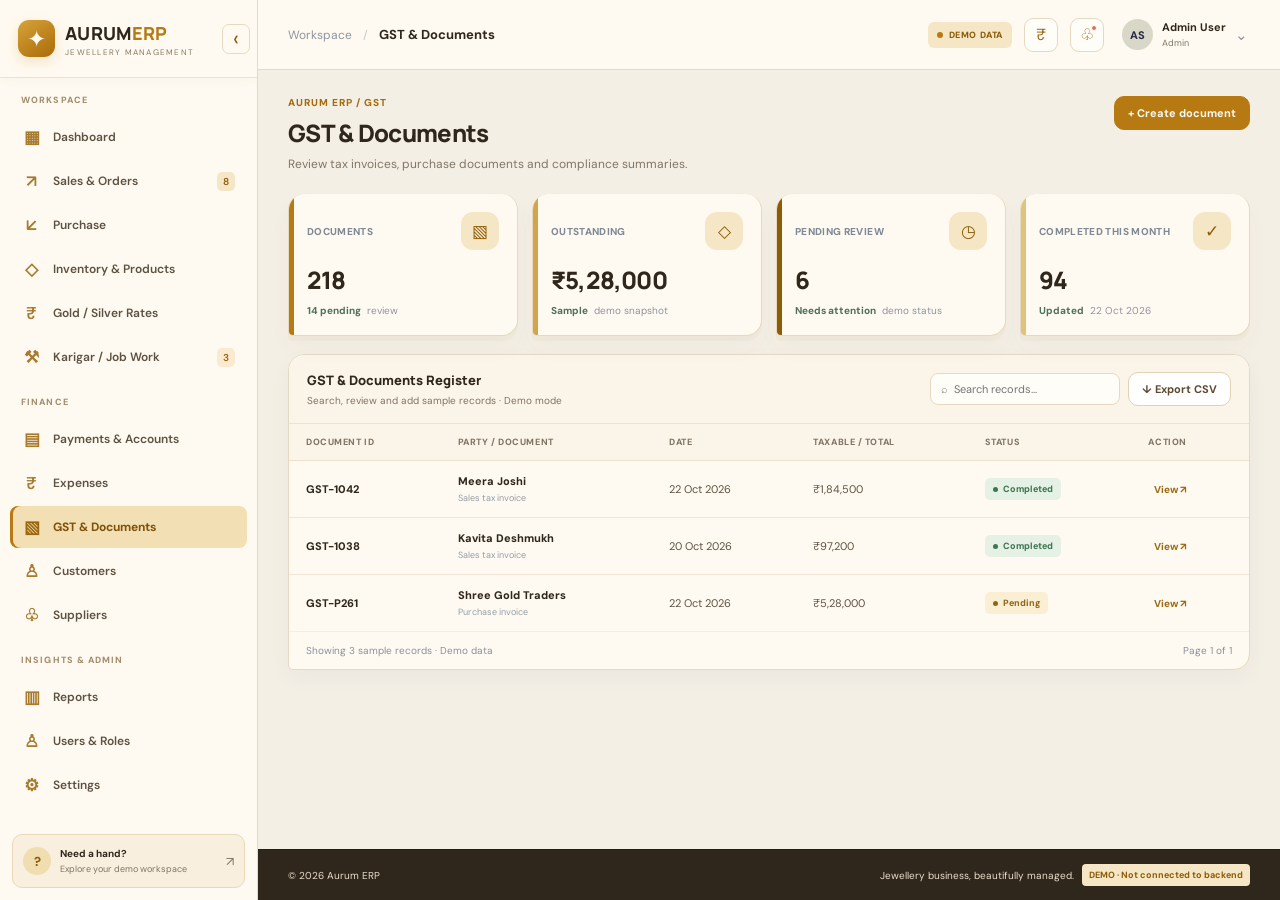
<file: gst/gst.html>
<!DOCTYPE html>
<html lang="en">
<head>
<meta charset="UTF-8"><meta name="viewport" content="width=device-width, initial-scale=1.0">
<title>Jewellery ERP | Demo Dashboard</title>
<link rel="stylesheet" href="../assets/css/dashboard.css">
<script defer src="../assets/js/nav-sidebar.js"></script>
</head>
<body>
<div class="mobile-overlay" id="mobileOverlay"></div>
<aside class="sidebar" id="sidebar">
  <div class="brand">
    <div class="brand-mark">✦</div><div class="brand-text"><strong>AURUM<span>ERP</span></strong><small>JEWELLERY MANAGEMENT</small></div>
    <button class="collapse" id="collapseBtn" title="Collapse sidebar">‹</button>
  </div>
  <nav id="navigation">
    <div class="nav-label">WORKSPACE</div>
    <button class="nav-item active" data-page="dashboard"><span>▦</span> Dashboard</button>
    <button class="nav-item" data-page="sales"><span>↗</span> Sales & Orders <em>8</em></button>
    <button class="nav-item" data-page="purchase"><span>↙</span> Purchase</button>
    <button class="nav-item" data-page="inventory"><span>◇</span> Inventory & Products</button>
    <button class="nav-item" data-page="rates"><span>₹</span> Gold / Silver Rates</button>
    <button class="nav-item" data-page="karigar"><span>⚒</span> Karigar / Job Work <em class="orange">3</em></button>
    <div class="nav-label">FINANCE</div>
    <button class="nav-item" data-page="payments"><span>▤</span> Payments & Accounts</button>
    <button class="nav-item" data-page="expenses"><span>₹</span> Expenses</button>
    <button class="nav-item" data-page="gst"><span>▧</span> GST & Documents</button>
    <button class="nav-item" data-page="customers"><span>♙</span> Customers</button>
    <button class="nav-item" data-page="suppliers"><span>♧</span> Suppliers</button>
    <div class="nav-label">INSIGHTS & ADMIN</div>
    <button class="nav-item" data-page="reports"><span>▥</span> Reports</button>
    <button class="nav-item" data-page="users"><span>♙</span> Users & Roles</button>
    <button class="nav-item" data-page="settings"><span>⚙</span> Settings</button>
  </nav>
  <div class="sidebar-bottom"><div class="help-icon">?</div><div><b>Need a hand?</b><small>Explore your demo workspace</small></div><span>↗</span></div>
</aside>
<div class="main-area">
<header class="topbar">
  <button class="mobile-menu" id="mobileMenu">☰</button>
  <div class="breadcrumbs"><span>Workspace</span><b>/</b><strong id="crumbTitle">Dashboard</strong></div>
  <div class="top-actions"><span class="demo-pill"><i></i> DEMO DATA</span><button class="icon-btn" id="rateTop" title="Today's rates">₹</button><button class="icon-btn notification" id="notifyBtn" title="Notifications">♧<i></i></button><div class="top-user-wrap"><button class="top-user" id="adminMenuToggle" type="button" aria-haspopup="true" aria-expanded="false"><div class="avatar small">AS</div><div><b>Admin User</b><small>Admin</small></div><span class="admin-chevron">⌄</span></button><div class="admin-dropdown" id="adminDropdown" hidden><div class="admin-dropdown-head"><b>Admin User</b><small>Administrator</small></div><button type="button" id="logoutButton" class="admin-logout"><span>↪</span> Logout</button></div></div></div>
</header>
<main class="content" id="content"></main>
<footer>© 2026 Aurum ERP <span>Jewellery business, beautifully managed.</span><b>DEMO · Not connected to backend</b></footer>
</div>
<div class="toast" id="toast"></div>
<div class="modal-backdrop" id="modalBackdrop">
  <div class="modal"><div class="modal-head"><div><h3 id="modalTitle">Add record</h3><p>Demo mode · changes stay in this browser session</p></div><button id="modalClose">×</button></div><form id="recordForm"><div id="modalFields" class="form-grid"></div><div class="modal-actions"><button type="button" class="btn secondary" id="cancelModal">Cancel</button><button class="btn primary" type="submit">Save demo record</button></div></form></div>
</div>
<script>window.addEventListener("DOMContentLoaded",()=>{document.querySelectorAll(".nav-item").forEach(b=>b.classList.toggle("active",b.dataset.page==="gst"));});</script>
<script>
const $=s=>document.querySelector(s), $$=s=>[...document.querySelectorAll(s)];
const money=n=>'₹'+Number(n).toLocaleString('en-IN');
const today='22 Oct 2026';
const data={
sales:[
{ref:'INV-2026-1042',name:'Meera Joshi',detail:'Gold necklace · 22K',date:'22 Oct 2026',amount:184500,status:'Paid'},
{ref:'SO-2026-1041',name:'Shree Ganesh Jewellers',detail:'Wholesale · 8 items',date:'22 Oct 2026',amount:326000,status:'Pending'},
{ref:'INV-2026-1040',name:'Rohan Kulkarni',detail:'Gold ring · 18K',date:'21 Oct 2026',amount:42800,status:'Paid'},
{ref:'SO-2026-1039',name:'Anaya Patil',detail:'Silver anklets · 925',date:'21 Oct 2026',amount:12800,status:'In Progress'},
{ref:'INV-2026-1038',name:'Kavita Deshmukh',detail:'Gold bangles · 22K',date:'20 Oct 2026',amount:97200,status:'Delivered'},
{ref:'SO-2026-1037',name:'Omkar Gold House',detail:'Wholesale · 12 items',date:'20 Oct 2026',amount:418000,status:'Confirmed'}],
purchase:[
{ref:'PUR-2026-0261',name:'Shree Gold Traders',detail:'Gold bullion · 24K',date:'22 Oct 2026',amount:528000,status:'Pending'},
{ref:'PUR-2026-0260',name:'Silverline Metals',detail:'Silver grain · 999',date:'21 Oct 2026',amount:86200,status:'Completed'},
{ref:'PUR-2026-0259',name:'Mahalaxmi Stones',detail:'Gemstones & findings',date:'20 Oct 2026',amount:46500,status:'Processing'},
{ref:'PUR-2026-0258',name:'Raj Refinery',detail:'Recycled gold · 22K',date:'19 Oct 2026',amount:274000,status:'Completed'}],
inventory:[
{ref:'AU-RNG-2201',name:'Classic Gold Ring',detail:'Gold · 22K · 3.8 g',date:'Main Showroom',amount:24,status:'In Stock'},
{ref:'AU-NCK-1805',name:'Temple Necklace',detail:'Gold · 22K · 28.4 g',date:'Vault A',amount:6,status:'Low Stock'},
{ref:'AG-ANK-9250',name:'Silver Anklets',detail:'Silver · 925 · 42 g',date:'Main Showroom',amount:38,status:'In Stock'},
{ref:'AU-BNG-2208',name:'Gold Bangles',detail:'Gold · 22K · 18.6 g',date:'Workshop',amount:0,status:'Low Stock'},
{ref:'AG-CHM-9251',name:'Silver Chain',detail:'Silver · 925 · 16 g',date:'Main Showroom',amount:52,status:'In Stock'},
{ref:'AU-ER-1809',name:'Diamond Stud Earrings',detail:'Gold · 18K · 4.2 g',date:'Vault A',amount:12,status:'In Stock'}],
karigar:[
{ref:'JOB-0264',name:'Suresh Pawar',detail:'Temple necklace · 22K',date:'Due 24 Oct',amount:32.5,status:'In Progress'},
{ref:'JOB-0263',name:'Mahesh Sonawane',detail:'Gold bangles · 22K',date:'Due 23 Oct',amount:18.6,status:'Pending'},
{ref:'JOB-0262',name:'Ravi Shinde',detail:'Ring set · 18K',date:'Due 21 Oct',amount:12.2,status:'Overdue'},
{ref:'JOB-0261',name:'Ganesh Jadhav',detail:'Silver anklets · 925',date:'Due 25 Oct',amount:42,status:'In Progress'}],
payments:[
{ref:'PAY-0871',name:'Meera Joshi',detail:'Customer receipt · UPI',date:'22 Oct 2026',amount:184500,status:'Paid'},
{ref:'PAY-0870',name:'Silverline Metals',detail:'Supplier payment · NEFT',date:'21 Oct 2026',amount:50000,status:'Paid'},
{ref:'PAY-0869',name:'Shree Ganesh Jewellers',detail:'Customer advance · Bank',date:'21 Oct 2026',amount:75000,status:'Pending'},
{ref:'PAY-0868',name:'Suresh Pawar',detail:'Karigar labour · Cash',date:'20 Oct 2026',amount:12500,status:'Paid'}],
customers:[
{ref:'CUS-0018',name:'Meera Joshi',detail:'Retail · Pune',date:'Joined 2025',amount:0,status:'Active'},
{ref:'CUS-0017',name:'Shree Ganesh Jewellers',detail:'Wholesale · Pimpri',date:'Joined 2024',amount:326000,status:'Pending'},
{ref:'CUS-0016',name:'Rohan Kulkarni',detail:'Retail · Chinchwad',date:'Joined 2025',amount:0,status:'Active'},
{ref:'CUS-0015',name:'Omkar Gold House',detail:'Wholesale · Pune',date:'Joined 2023',amount:418000,status:'Overdue'},
{ref:'CUS-0014',name:'Anaya Patil',detail:'Retail · Nigdi',date:'Joined 2026',amount:12800,status:'Pending'}],
suppliers:[
{ref:'SUP-0012',name:'Shree Gold Traders',detail:'Gold bullion · Pune',date:'Terms: 15 days',amount:528000,status:'Pending'},
{ref:'SUP-0011',name:'Silverline Metals',detail:'Silver supplier · Mumbai',date:'Terms: 30 days',amount:36200,status:'Active'},
{ref:'SUP-0010',name:'Mahalaxmi Stones',detail:'Stones & findings · Pune',date:'Terms: 15 days',amount:46500,status:'Pending'},
{ref:'SUP-0009',name:'Raj Refinery',detail:'Gold refining · Mumbai',date:'Terms: 7 days',amount:0,status:'Active'}],
gst:[
{ref:'GST-1042',name:'Meera Joshi',detail:'Sales tax invoice',date:'22 Oct 2026',amount:184500,status:'Completed'},
{ref:'GST-1038',name:'Kavita Deshmukh',detail:'Sales tax invoice',date:'20 Oct 2026',amount:97200,status:'Completed'},
{ref:'GST-P261',name:'Shree Gold Traders',detail:'Purchase invoice',date:'22 Oct 2026',amount:528000,status:'Pending'}],
expenses:[
{ref:'EXP-2026-0184',name:'Showroom Electricity',detail:'Utilities · Main Showroom',date:'22 Oct 2026',amount:8450,status:'Paid'},
{ref:'EXP-2026-0183',name:'Workshop Supplies',detail:'Consumables · Workshop',date:'21 Oct 2026',amount:12600,status:'Pending'},
{ref:'EXP-2026-0182',name:'Courier & Delivery',detail:'Logistics · Dispatch',date:'20 Oct 2026',amount:2350,status:'Paid'}]
};
// Keep demo records between page refreshes; storage errors should never break the UI.
try { const saved = JSON.parse(localStorage.getItem('aurumDemoRecords') || '{}'); Object.keys(saved).forEach(k => { if (Array.isArray(saved[k])) data[k] = saved[k]; }); } catch (e) { console.warn('Demo storage unavailable; using sample data.', e); }
function saveDemoData(){ try { localStorage.setItem('aurumDemoRecords', JSON.stringify(data)); } catch(e) { console.warn('Could not persist demo records.', e); } }
const meta={
dashboard:{title:'Dashboard',desc:'Here’s what’s happening with your jewellery business today.',button:'Download report'},
sales:{title:'Sales & Orders',desc:'Manage customer orders, invoices, deliveries and returns.',button:'+ Create sales order'},
purchase:{title:'Purchase Management',desc:'Track suppliers, purchase orders, goods receipts and bills.',button:'+ New purchase'},
inventory:{title:'Inventory & Products',desc:'Track jewellery by SKU, tag, metal, purity, weight and location.',button:'+ Add product'},
rates:{title:'Gold / Silver Rates',desc:'Manage daily metal rates and review rate history.',button:'+ Update rates'},
karigar:{title:'Karigar / Job Work',desc:'Manage metal issued, work-in-progress, returns and labour settlements.',button:'+ Create job work'},
payments:{title:'Payments & Accounts',desc:'Track customer receipts, supplier payments, expenses and balances.',button:'+ Record payment'},
gst:{title:'GST & Documents',desc:'Review tax invoices, purchase documents and compliance summaries.',button:'+ Create document'},
customers:{title:'Customers',desc:'Manage retail and wholesale customers, credit terms and outstanding balances.',button:'+ Add customer'},
suppliers:{title:'Suppliers',desc:'Maintain supplier details, payment terms and outstanding balances.',button:'+ Add supplier'},
reports:{title:'Reports & Analytics',desc:'Review sales, stock, metal custody and business performance.',button:'Export report'},
users:{title:'Users & Roles',desc:'Manage team access and permissions by role.',button:'+ Add user'},
settings:{title:'Settings',desc:'Configure company details, branches, document numbering and preferences.',button:'Save settings'},
expenses:{title:'Expenses',desc:'Record operating costs and review business expenses by category.',button:'+ Add expense'}
};
const columns={
sales:['Reference','Customer / Order','Date','Total Amount','Status'],
purchase:['Purchase Ref.','Supplier / Items','Date','Total Amount','Status'],
inventory:['SKU / Tag','Product Details','Location','Available Qty','Stock Status'],
karigar:['Job ID','Karigar / Work','Due Date','Metal Weight','Job Status'],
payments:['Payment Ref.','Party / Method','Date','Amount','Status'],
customers:['Customer ID','Customer / Type','Relationship','Outstanding','Status'],
suppliers:['Supplier ID','Supplier / Category','Terms','Outstanding','Status'],
gst:['Document ID','Party / Document','Date','Taxable / Total','Status'],
expenses:['Expense ID','Expense / Category','Date','Amount','Status']
};
const iconBy={sales:'↗',purchase:'↙',inventory:'◇',rates:'₹',karigar:'⚒',payments:'▤',gst:'▧',customers:'♙',suppliers:'♧',reports:'▥',users:'♙',settings:'⚙',expenses:'₹'};
function statusClass(s){let x=s.toLowerCase().replaceAll(' ','-');if(['in-stock','paid','completed','delivered','active'].includes(x))return x;if(['pending','in-progress','processing','low-stock','confirmed','ready'].includes(x))return x;if(['overdue','cancelled','low'].includes(x))return x;return 'draft'}
function tableHTML(key,rows=data[key]||[]){let heads=columns[key]||['Reference','Name','Details','Value','Status'];return `<div class="table-wrap"><table><thead><tr>${heads.map(h=>`<th>${h}</th>`).join('')}<th>Action</th></tr></thead><tbody>${rows.map((r,i)=>`<tr><td><div class="main-cell">${r.ref}</div></td><td><div class="main-cell">${r.name}</div><div class="sub-cell">${r.detail}</div></td><td>${r.date}</td><td>${key==='inventory'?r.amount+' pcs':key==='karigar'?r.amount+' g':money(r.amount)}</td><td><span class="status ${statusClass(r.status)}">${r.status}</span></td><td><button class="text-link row-view" data-key="${key}" data-index="${i}">View ↗</button></td></tr>`).join('')}</tbody></table></div><div class="table-footer"><span>Showing ${rows.length} sample records · Demo data</span><span>Page 1 of 1</span></div>`}
function pageHead(key){let m=meta[key];return `<div class="page-head"><div><div class="eyebrow">AURUM ERP / ${key==='dashboard'?'OVERVIEW':key.toUpperCase()}</div><h1>${m.title}</h1><p>${m.desc}</p></div><div class="head-actions">${key==='dashboard'?'<button class="btn secondary" id="dateBtn">▦ &nbsp; Oct 2026</button>':''}<button class="btn primary" id="primaryAction">${m.button}</button></div></div>`}
function stat(label,value,icon,trend,foot,accent='var(--primary)'){return `<div class="stat-card" style="border-top-color:${accent}"><div class="stat-top"><span class="stat-label">${label}</span><span class="stat-icon">${icon}</span></div><div class="stat-value">${value}</div><div class="stat-bottom"><span class="trend">${trend}</span><span>${foot}</span></div></div>`}
function dashboard(){return `${pageHead('dashboard')}<div class="stats">${stat("Today's Sales",money(684500),'↗','↑ 12.8%','vs yesterday')}${stat('Gold Stock','2.48 kg','◇','↑ 4.2%','vs last month','var(--blue)')}${stat('Customer Dues',money(742800),'♙','6 invoices','need follow-up','#d99a35')}${stat('Active Job Work','12 jobs','⚒','3 overdue','karigar follow-up','#c77a65')}</div>
<div class="dashboard-grid"><section class="panel"><div class="panel-head"><div><h2>Sales Overview</h2><p>Revenue trend · October 2026</p></div><div class="chart-legend"><span><i class="dot" style="background:#6da84c"></i>Sales</span><span><i class="dot" style="background:#1985bf"></i>Purchases</span></div></div><div class="panel-body"><svg class="chart" viewBox="0 0 600 220" preserveAspectRatio="none"><g stroke="#edf0f2" stroke-width="1"><path d="M40 25H590 M40 65H590 M40 105H590 M40 145H590 M40 185H590"/></g><g><text x="0" y="29">₹8L</text><text x="0" y="69">₹6L</text><text x="0" y="109">₹4L</text><text x="0" y="149">₹2L</text><text x="0" y="189">₹0</text></g><path d="M40 150 L90 124 L140 138 L190 92 L240 106 L290 63 L340 80 L390 48 L440 76 L490 35 L540 54 L585 28 L585 185 L40 185Z" fill="#6da84c" opacity=".10"/><polyline points="40,150 90,124 140,138 190,92 240,106 290,63 340,80 390,48 440,76 490,35 540,54 585,28" fill="none" stroke="#6da84c" stroke-width="3" stroke-linejoin="round" stroke-linecap="round"/><polyline points="40,166 90,153 140,158 190,135 240,142 290,116 340,126 390,104 440,120 490,91 540,103 585,83" fill="none" stroke="#1985bf" stroke-width="2.5" stroke-linejoin="round" stroke-linecap="round"/><g><text x="35" y="210">01 Oct</text><text x="140" y="210">05 Oct</text><text x="245" y="210">10 Oct</text><text x="350" y="210">15 Oct</text><text x="455" y="210">20 Oct</text><text x="550" y="210">22 Oct</text></g></svg></div></section>
<section class="panel"><div class="panel-head"><div><h2>Today's Metal Rates</h2><p>Indicative demo rates · per gram</p></div><button class="text-link" data-goto="rates">View rates ↗</button></div><div class="panel-body"><div class="rate-list"><div class="rate-row"><div class="metal-badge">Au</div><div class="rate-name"><b>Gold 24K</b><small>999 purity</small></div><div class="rate-price">₹13,180<small>↑ 0.42%</small></div></div><div class="rate-row"><div class="metal-badge">Au</div><div class="rate-name"><b>Gold 22K</b><small>916 purity</small></div><div class="rate-price">₹12,082<small>↑ 0.38%</small></div></div><div class="rate-row"><div class="metal-badge silver">Ag</div><div class="rate-name"><b>Silver 999</b><small>Fine silver</small></div><div class="rate-price">₹168.50<small>↑ 0.21%</small></div></div><div class="rate-row"><div class="metal-badge silver">Ag</div><div class="rate-name"><b>Silver 925</b><small>Sterling</small></div><div class="rate-price">₹155.85<small>↑ 0.18%</small></div></div></div><button class="btn secondary" style="width:100%;margin-top:8px" data-goto="rates">Manage daily rates →</button></div></section></div>
<div class="dashboard-grid"><section class="panel"><div class="panel-head"><div><h2>Recent Sales & Orders</h2><p>Latest activity across your showroom</p></div><button class="text-link" data-goto="sales">View all ↗</button></div>${tableHTML('sales',data.sales.slice(0,4))}</section><section class="panel"><div class="panel-head"><div><h2>Quick Actions</h2><p>Common tasks for your team</p></div></div><div class="panel-body"><div class="quick-actions"><button class="quick-action" data-add="sales"><span class="quick-icon">＋</span><span><b>New Sales Order</b><small>Create customer order</small></span></button><button class="quick-action" data-add="purchase"><span class="quick-icon">↙</span><span><b>Record Purchase</b><small>Receive new goods</small></span></button><button class="quick-action" data-add="inventory"><span class="quick-icon">◇</span><span><b>Add Product</b><small>Update stock catalogue</small></span></button><button class="quick-action" data-add="karigar"><span class="quick-icon">⚒</span><span><b>Assign Job Work</b><small>Issue metal to karigar</small></span></button></div><div style="margin-top:20px"><div class="panel-head" style="padding:0 0 12px;border:0"><div><h2>Attention Needed</h2><p>Items that may need your review</p></div></div><div class="alert-list"><div class="alert-item"><div class="alert-symbol">!</div><div><b>3 overdue karigar jobs</b><p>Review metal reconciliation and expected return dates.</p></div></div><div class="alert-item"><div class="alert-symbol">₹</div><div><b>Customer payments pending</b><p>6 invoices have outstanding balances.</p></div></div><div class="alert-item"><div class="alert-symbol">◇</div><div><b>2 products are low on stock</b><p>Check replenishment or production needs.</p></div></div></div></div></div></section></div>`}
function genericPage(key){let m=meta[key];if(key==='rates')return `${pageHead(key)}<div class="stats">${stat('Gold 24K','₹13,180/g','Au','↑ 0.42%','today')}${stat('Gold 22K','₹12,082/g','Au','↑ 0.38%','today','var(--blue)')}${stat('Silver 999','₹168.50/g','Ag','↑ 0.21%','today','#d99a35')}${stat('Silver 925','₹155.85/g','Ag','↑ 0.18%','today','#c77a65')}</div><div class="page-columns"><section class="panel"><div class="panel-head"><div><h2>Metal Rate History</h2><p>Sample rates effective 22 October 2026</p></div><button class="btn secondary" id="exportBtn">Export CSV</button></div><div class="table-wrap"><table><thead><tr><th>Metal</th><th>Purity</th><th>Rate / Gram</th><th>Effective Date</th><th>Updated By</th><th>Status</th></tr></thead><tbody><tr><td>Gold</td><td>24K / 999</td><td>₹13,180.00</td><td>22 Oct 2026</td><td>Aarav Shah</td><td><span class="status active">Current</span></td></tr><tr><td>Gold</td><td>22K / 916</td><td>₹12,082.00</td><td>22 Oct 2026</td><td>Aarav Shah</td><td><span class="status active">Current</span></td></tr><tr><td>Silver</td><td>999</td><td>₹168.50</td><td>22 Oct 2026</td><td>Aarav Shah</td><td><span class="status active">Current</span></td></tr><tr><td>Silver</td><td>925</td><td>₹155.85</td><td>22 Oct 2026</td><td>Aarav Shah</td><td><span class="status active">Current</span></td></tr></tbody></table></div></section><section class="panel"><div class="panel-head"><div><h2>Rate Policy</h2><p>Demo configuration</p></div></div><div class="panel-body"><div class="alert-list"><div class="alert-item"><div class="quick-icon">✓</div><div><b>Rate history enabled</b><p>Previous rates remain available for audit.</p></div></div><div class="alert-item"><div class="quick-icon">✓</div><div><b>Approval for overrides</b><p>Sales rate overrides require manager approval.</p></div></div><div class="alert-item"><div class="quick-icon">!</div><div><b>Verify live market rates</b><p>These values are fictional demo data, not live rates.</p></div></div></div></div></section></div>`;
if(key==='reports')return `${pageHead(key)}<div class="stats">${stat('Gross Sales',money(4826500),'↗','↑ 8.4%','vs last month')}${stat('Purchases',money(3268000),'↙','↑ 3.1%','vs last month','var(--blue)')}${stat('Estimated Margin',money(618400),'◈','12.8%','demo estimate','#d99a35')}${stat('Open Receivables',money(742800),'₹','6 invoices','pending','#c77a65')}</div><div class="dashboard-grid"><section class="panel"><div class="panel-head"><div><h2>Business Summary</h2><p>Monthly totals · illustrative sample data</p></div><button class="btn secondary" id="exportBtn">Export CSV</button></div>${tableHTML('sales',data.sales.slice(0,5))}</section><section class="panel"><div class="panel-head"><div><h2>Report Categories</h2><p>Choose a report area</p></div></div><div class="panel-body"><div class="quick-actions"><button class="quick-action" data-goto="sales"><span class="quick-icon">↗</span><span><b>Sales Report</b><small>Daily / monthly sales</small></span></button><button class="quick-action" data-goto="inventory"><span class="quick-icon">◇</span><span><b>Stock Report</b><small>Purity and location</small></span></button><button class="quick-action" data-goto="karigar"><span class="quick-icon">⚒</span><span><b>Karigar Ledger</b><small>Metal balance and jobs</small></span></button><button class="quick-action" data-goto="payments"><span class="quick-icon">₹</span><span><b>Outstanding</b><small>Receivables and payables</small></span></button></div></div></section></div>`;
if(key==='users')return `${pageHead(key)}<div class="stats">${stat('Total Users','08','♙','6 active','team members')}${stat('Super Admin','01','⚙','Full access','role','var(--blue)')}${stat('Operational Roles','06','▤','Role-based','permissions','#d99a35')}${stat('MFA Status','Optional','✓','Demo only','not configured','#c77a65')}</div><section class="panel"><div class="panel-head"><div><h2>Team Access</h2><p>Example users and role permissions</p></div><button class="btn secondary" id="exportBtn">Export CSV</button></div><div class="table-wrap"><table><thead><tr><th>User</th><th>Role</th><th>Access Scope</th><th>Last Active</th><th>Status</th><th>Action</th></tr></thead><tbody>${[['Aarav Shah','Super Admin','All modules','Today','Active'],['Priya Kulkarni','Accountant','Accounts, GST, Reports','Today','Active'],['Rahul Patil','Salesperson / Cashier','Customers, Sales','Today','Active'],['Nitin Jadhav','Inventory Manager','Inventory, Stock Ledger','Yesterday','Active'],['Suresh Pawar','Karigar User','Assigned job work only','21 Oct','Active']].map((r,i)=>`<tr><td><div class="main-cell">${r[0]}</div><div class="sub-cell">user${i+1}@aurum.demo</div></td><td>${r[1]}</td><td>${r[2]}</td><td>${r[3]}</td><td><span class="status active">${r[4]}</span></td><td><button class="text-link" data-toast="Demo user details opened">View ↗</button></td></tr>`).join('')}</tbody></table></div></section>`;
if(key==='settings')return `${pageHead(key)}<div class="page-columns"><section class="panel"><div class="panel-head"><div><h2>Company Profile</h2><p>Basic business configuration</p></div></div><form id="settingsForm" class="form-grid"><div class="field"><label>Company Name</label><input value="Aurum Jewellers"></div><div class="field"><label>Financial Year</label><select><option>2026–2027</option><option>2025–2026</option></select></div><div class="field"><label>GSTIN (Demo)</label><input value="27AAAAA0000A1Z5"></div><div class="field"><label>Default Branch</label><select><option>Main Showroom — Pune</option><option>Workshop — Chinchwad</option></select></div><div class="field"><label>Document Prefix</label><input value="AUR"></div><div class="field"><label>Default Currency</label><select><option>INR — Indian Rupee</option></select></div><div class="field full"><label>Address</label><textarea>Pune, Maharashtra, India (demo address)</textarea></div><div class="field full"><button class="btn primary" type="submit">Save demo settings</button></div></form></section><section class="panel"><div class="panel-head"><div><h2>System Preferences</h2><p>Demo configuration</p></div></div><div class="panel-body"><div class="alert-list"><div class="alert-item"><div class="quick-icon">✓</div><div><b>Role-based access</b><p>Restrict sensitive actions by role.</p></div></div><div class="alert-item"><div class="quick-icon">✓</div><div><b>Audit trail</b><p>Keep changes and approvals traceable.</p></div></div><div class="alert-item"><div class="alert-symbol">!</div><div><b>Backend not connected</b><p>Settings on this screen are for visual demo only.</p></div></div></div></div></section></div>`;
let rows=data[key]||[];
return `${pageHead(key)}<div class="stats">${key==='sales'?stat('Orders This Month','126','↗','↑ 9.6%','vs last month'):key==='purchase'?stat('Purchase Orders','42','↙','↑ 4.2%','this month'):key==='inventory'?stat('Unique Products','486','◇','12 low stock','items need review'):key==='karigar'?stat('Open Jobs','12','⚒','3 overdue','require follow-up'):key==='payments'?stat('Collected Today',money(234500),'₹','↑ 6.8%','vs yesterday'):key==='customers'?stat('Total Customers','1,248','♙','38 new','this month'):key==='suppliers'?stat('Active Suppliers','42','♧','5 pending','payment review'):stat('Documents','218','▧','14 pending','review')}${stat(key==='inventory'?'Total Pieces':key==='karigar'?'Metal Issued':'Outstanding',key==='inventory'?'1,842 pcs':key==='karigar'?'105.3 g':money(key==='sales'?742800:key==='purchase'?684200:key==='payments'?742800:key==='customers'?756800:key==='suppliers'?610700:528000),'◇','Sample','demo snapshot','var(--blue)')}${stat(key==='purchase'?'Awaiting Receipt':key==='sales'?'Pending Orders':key==='inventory'?'Low Stock Items':key==='karigar'?'Jobs Overdue':key==='payments'?'Pending Payments':key==='customers'?'Credit Customers':key==='suppliers'?'Payment Due':'Pending Review',key==='inventory'?'2':key==='karigar'?'3':key==='sales'?'8':key==='purchase'?'4':'6','◷','Needs attention','demo status','#d99a35')}${stat(key==='inventory'?'Stock Locations':key==='karigar'?'Active Karigars':key==='customers'?'Wholesale Clients':'Completed This Month',key==='inventory'?'3':key==='karigar'?'18':key==='customers'?'84':'94','✓','Updated','22 Oct 2026','#c77a65')}</div><section class="panel"><div class="panel-head"><div><h2>${m.title} Register</h2><p>Search, review and add sample records · Demo mode</p></div><div class="table-tools"><input class="search-box" id="tableSearch" placeholder="⌕  Search records..."><button class="btn secondary" id="exportBtn">↓ Export CSV</button></div></div><div id="tableContent">${tableHTML(key,rows)}</div></section>`;
}
function salesOrderPage(){return `${pageHead('sales')}<div class="stats">${stat('Orders This Month','126','↗','↑ 9.6%','vs last month')}${stat('Pending Orders','08','◷','Needs attention','order status','var(--blue)')}${stat('Advance Received',money(480000),'₹','This month','demo data','#d99a35')}${stat('Ready for Delivery','18','✓','Awaiting pickup','demo data','#c77a65')}</div><div class="panel"><div class="panel-head"><div><h2>Sales Order Register</h2><p>Manage ready-stock and custom jewellery orders</p></div><div class="table-tools"><input class="search-box" id="tableSearch" placeholder="Search order, customer..." aria-label="Search sales orders"></div></div><div class="table-wrap"><table class="sales-orders-table sales-register-table"><thead><tr><th>Order No.</th><th>Customer</th><th>Type</th><th>Order Date</th><th>Items</th><th>Total</th><th>Advance</th><th>Balance</th><th>Delivery</th><th>Status</th><th>Actions</th></tr></thead><tbody id="salesOrderRows">${(data.sales||[]).map((r,i)=>salesOrderRow(r,i)).join('')}</tbody></table></div><div class="table-footer"><span id="salesOrderCount">Showing ${(data.sales||[]).length} orders · Demo data</span><span>Use the action icons to view, update, or delete an order.</span></div></div>`}
function salesOrderRow(r,i){const advance=Number(r.advance??Math.round((r.amount||0)*.25));const balance=Number(r.balance??Math.max(0,(r.amount||0)-advance));return `<tr><td><b>${r.ref}</b></td><td><div class="main-cell">${r.name}</div><div class="sub-cell">${r.detail||'Jewellery order'}</div></td><td>${r.orderType|| (i%2?'Custom':'Ready Stock')}</td><td>${r.date||'—'}</td><td>${r.quantity|| (i%2?2:1)}</td><td>${money(r.amount||0)}</td><td>${money(advance)}</td><td>${money(balance)}</td><td>${r.deliveryDate||'05 Nov 2026'}</td><td><span class="status ${statusClass(r.status||'Draft')}">${r.status||'Draft'}</span></td><td><div class="row-actions"><button class="action-icon" type="button" title="View order" aria-label="View order" data-order-action="view" data-order-index="${i}"><svg viewBox="0 0 24 24" aria-hidden="true"><path d="M2 12s3.5-7 10-7 10 7 10 7-3.5 7-10 7S2 12 2 12Z"/><circle cx="12" cy="12" r="3"/></svg></button><button class="action-icon" type="button" title="Edit order" aria-label="Edit order" data-order-action="update" data-order-index="${i}"><svg viewBox="0 0 24 24" aria-hidden="true"><path d="M12 20h9"/><path d="m16.5 3.5 4 4L8 20l-5 1 1-5Z"/></svg></button><button class="action-icon danger" type="button" title="Delete order" aria-label="Delete order" data-order-action="delete" data-order-index="${i}"><svg viewBox="0 0 24 24" aria-hidden="true"><path d="M3 6h18M8 6V4h8v2m3 0-1 14H6L5 6m4 4v6m6-6v6"/></svg></button></div></td></tr>`}
function detailedOrderModal(){
const fields=[
['Order Type','select','Ready Stock,Custom Jewellery'],['Order Priority','select','Normal,Urgent'],['Order Date','date',''],['Expected Delivery Date','date',''],
['Customer Name','text',''],['Customer ID / Code','text',''],['Customer Type','select','Retail,Wholesale,B2B,B2C'],['Mobile Number','tel',''],['Email','email',''],['GSTIN / PAN (if applicable)','text',''],['Billing Address','textarea',''],['Delivery Address','textarea',''],['Branch / Showroom','text','Main Showroom'],['Salesperson','text','Aarav Shah'],['Sales Channel','select','Showroom,Online,Phone,WhatsApp,Wholesale'],
['Product Name / SKU','text',''],['Category','select','Ring,Necklace,Chain,Bracelet,Earrings,Bangle,Anklet,Coin,Other'],['Metal Type','select','Gold,Silver,Platinum'],['Purity','select','24K / 999,22K / 916,18K / 750,14K / 585,925 Silver,999 Silver'],['Barcode / Tag Number','text',''],['Quantity (pcs)','number','1'],['Gross Weight (g)','number',''],['Stone Weight (g)','number','0'],['Other Non-metal Weight (g)','number','0'],
['Metal Rate per Gram (₹)','number',''],['Rate Source','select','Manual Demo Rate,API Rate'],['Making Charge Type','select','Per Gram,Percentage,Fixed'],['Making Charge Rate','number',''],['Wastage (%)','number','0'],['Stone Amount (₹)','number','0'],['Engraving / Other Charges (₹)','number','0'],['Item Discount (₹)','number','0'],['Order Discount (₹)','number','0'],['GST (%)','number','3'],
['Advance Amount (₹)','number','0'],['Payment Mode','select','Cash,UPI,Card,Bank Transfer,NEFT,Cheque'],['Transaction Reference / UTR','text',''],['Payment Status','select','Unpaid,Partially Paid,Paid,Refunded'],['Order Status','select','Draft,Confirmed,Pending Stock,In Production,Ready,Partially Delivered,Delivered,Cancelled'],['Stock Reservation','select','Reserve Available Stock,Pending Stock Check,Custom Production Required'],['Delivery Method','select','Store Pickup,Home Delivery,Courier'],['Special Instructions','textarea',''],['Internal Notes','textarea','']
];
$('#modalTitle').textContent='Create Detailed Sales Order';
$('#modalFields').innerHTML=`<div class="field full"><h3>1. Order & Customer Details</h3></div>`+fields.map((f,i)=>{let section=i===15?'<div class="field full"><h3>2. Jewellery Item & Weight Details</h3></div>':i===24?'<div class="field full"><h3>3. Rate, Making, Wastage & Tax</h3></div>':i===34?'<div class="field full"><h3>4. Payment, Stock & Delivery</h3></div>':'';let inp=f[1]==='select'?`<select name="f${i}" ${[2,3].includes(i)?'':' '}>${f[2].split(',').map(x=>`<option>${x}</option>`).join('')}</select>`:f[1]==='textarea'?`<textarea name="f${i}" placeholder="Enter ${f[0]}">${f[2]}</textarea>`:`<input name="f${i}" type="${f[1]}" ${f[1]==='number'?'min="0" step="0.001"':''} value="${f[2]}" placeholder="Enter ${f[0]}">`;let full=[10,11,41,42].includes(i);return section+`<div class="field ${full?'full':''}"><label>${f[0]}</label>${inp}</div>`}).join('')+`<div class="field full"><div class="alert-item"><div class="alert-symbol">₹</div><div><b>Order price calculation</b><p id="orderCalcPreview">Enter gross weight and rate to calculate estimate. Demo rates are not live.</p></div></div></div>`;
const form=$('#recordForm');$('#modalBackdrop').classList.add('show');document.body.classList.add('modal-open');
const val=n=>Number(form.querySelector(`[name="f${n}"]`)?.value||0);
const calc=()=>{const net=Math.max(0,val(21)-val(22)-val(23));const metal=net*val(24);const type=form.querySelector('[name="f26"]')?.value;const making=type==='Per Gram'?net*val(27):type==='Percentage'?metal*val(27)/100:val(27);const wastage=metal*val(28)/100;const subtotal=Math.max(0,metal+making+wastage+val(29)+val(30)-val(31)-val(32));const tax=subtotal*val(33)/100;const total=subtotal+tax;const advance=val(34);$('#orderCalcPreview').textContent=`Net metal: ${net.toFixed(3)} g · Metal: ${money(metal)} · Making: ${money(making)} · Wastage: ${money(wastage)} · Tax: ${money(tax)} · Grand total: ${money(total)} · Balance: ${money(Math.max(0,total-advance))}. Estimate only; confirm applicable tax rules.`;return {net,metal,making,wastage,tax,total,advance,balance:Math.max(0,total-advance)}};
form.querySelectorAll('input,select,textarea').forEach(x=>x.addEventListener('input',calc));calc();
form.onsubmit=e=>{e.preventDefault();const get=n=>form.querySelector(`[name="f${n}"]`)?.value||'';const c=calc();if(!get(4).trim()){toast('Please enter customer name.');form.querySelector('[name="f4"]').focus();return}if(!get(15).trim()){toast('Please enter product name / SKU.');form.querySelector('[name="f15"]').focus();return}const rec={ref:`SO-2026-${String(Date.now()).slice(-4)}`,name:get(4),detail:`${get(16)||'Jewellery'} · ${get(17)||'Gold'} ${get(18)||''}`,date:get(2)||today,amount:Math.round(c.total*100)/100,status:get(38)||'Draft',orderType:get(0),priority:get(1),customerId:get(5),customerType:get(6),phone:get(7),email:get(8),gstinPan:get(9),billingAddress:get(10),deliveryAddress:get(11),branch:get(12),salesperson:get(13),salesChannel:get(14),sku:get(15),barcode:get(19),quantity:Number(get(20)||1),grossWeight:Number(get(21)||0),stoneWeight:Number(get(22)||0),nonMetalWeight:Number(get(23)||0),netMetalWeight:c.net,metalRate:Number(get(24)||0),rateSource:get(25),makingChargeType:get(26),makingChargeRate:Number(get(27)||0),wastagePercent:Number(get(28)||0),wastageAmount:c.wastage,stoneAmount:Number(get(29)||0),otherCharges:Number(get(30)||0),itemDiscount:Number(get(31)||0),orderDiscount:Number(get(32)||0),gstPercent:Number(get(33)||0),advance:c.advance,balance:c.balance,paymentMode:get(35),transactionReference:get(36),paymentStatus:get(37)||'Unpaid',stockReservation:get(39),deliveryMethod:get(40),deliveryDate:get(3),specialInstructions:get(41),notes:get(42)};data.sales.unshift(rec);saveDemoData();$('#modalBackdrop').classList.remove('show');document.body.classList.remove('modal-open');toast('Sales order saved in demo data.');render('sales')};
}

function closeOrderOverlay(){ $('#modalBackdrop').classList.remove('show'); document.body.classList.remove('modal-open'); $('#recordForm').onsubmit=null; }
function showOrderOverlay(title, row, mode, index){
 const fields=[['Order Number','ref'],['Order Type','orderType'],['Order Priority','priority'],['Order Date','date'],['Expected Delivery','deliveryDate'],['Customer Name','name'],['Customer ID','customerId'],['Customer Type','customerType'],['Mobile Number','phone'],['Email','email'],['GSTIN / PAN','gstinPan'],['Billing Address','billingAddress'],['Delivery Address','deliveryAddress'],['Branch / Showroom','branch'],['Salesperson','salesperson'],['Sales Channel','salesChannel'],['Product / SKU','sku'],['Item Details','detail'],['Barcode / Tag','barcode'],['Quantity','quantity'],['Gross Weight (g)','grossWeight'],['Stone Weight (g)','stoneWeight'],['Other Non-metal Weight (g)','nonMetalWeight'],['Net Metal Weight (g)','netMetalWeight'],['Metal Rate (₹/g)','metalRate'],['Rate Source','rateSource'],['Making Charge Type','makingChargeType'],['Making Charge Rate','makingChargeRate'],['Wastage (%)','wastagePercent'],['Wastage Amount (₹)','wastageAmount'],['Stone Amount (₹)','stoneAmount'],['Other Charges (₹)','otherCharges'],['Item Discount (₹)','itemDiscount'],['Order Discount (₹)','orderDiscount'],['GST (%)','gstPercent'],['Grand Total (₹)','amount'],['Advance Amount (₹)','advance'],['Balance (₹)','balance'],['Payment Mode','paymentMode'],['Transaction Reference / UTR','transactionReference'],['Payment Status','paymentStatus'],['Order Status','status'],['Stock Reservation','stockReservation'],['Delivery Method','deliveryMethod'],['Special Instructions','specialInstructions'],['Internal Notes','notes']];
 $('#modalTitle').textContent=title; $('#modalBackdrop').classList.add('show'); document.body.classList.add('modal-open');
 $('#modalFields').innerHTML=fields.map(([label,key])=>{let value=row[key]??'';if(key==='amount'||key==='advance'||key==='balance'||key==='metalRate'||key==='stoneAmount'||key==='otherCharges'||key==='wastageAmount') value=Number(value||0).toFixed(2);let full=['billingAddress','deliveryAddress','specialInstructions','notes'].includes(key);let html=mode==='edit'?`<input name="edit_${key}" value="${String(value).replaceAll('&','&amp;').replaceAll('"','&quot;').replaceAll('<','&lt;')}" ${['quantity','grossWeight','stoneWeight','nonMetalWeight','netMetalWeight','metalRate','makingChargeRate','wastagePercent','wastageAmount','stoneAmount','otherCharges','itemDiscount','orderDiscount','gstPercent','amount','advance','balance'].includes(key)?'type="number" step="0.001" min="0"':''}>`:`<div class="order-read-value">${String(value||'—').replaceAll('&','&amp;').replaceAll('<','&lt;')}</div>`;return `<div class="field ${full?'full':''}"><label>${label}</label>${html}</div>`}).join('');
 $('#recordForm button[type="submit"]').style.display=mode==='edit'?'':'none'; $('#recordForm button[type="submit"]').textContent='Save Changes';
 $('#recordForm').onsubmit=e=>{e.preventDefault();const get=k=>$('#modalFields').querySelector(`[name="edit_${k}"]`)?.value;fields.forEach(([label,key])=>{if(get(key)!==undefined){let v=get(key);if(['quantity','grossWeight','stoneWeight','nonMetalWeight','netMetalWeight','metalRate','makingChargeRate','wastagePercent','wastageAmount','stoneAmount','otherCharges','itemDiscount','orderDiscount','gstPercent','amount','advance','balance'].includes(key))v=Number(v||0);row[key]=v;}});row.name=String(row.name||'');row.amount=Number(row.amount||0);row.advance=Number(row.advance||0);row.balance=Math.max(0,row.amount-row.advance);saveDemoData();closeOrderOverlay();render('sales');toast('Sales order updated successfully.');};
}
function bindSalesOrderActions(){
 $$('[data-order-action]').forEach(btn=>btn.onclick=()=>{const index=Number(btn.dataset.orderIndex),row=data.sales[index];if(!row)return;const action=btn.dataset.orderAction;
  if(action==='view'){showOrderOverlay('Sales Order Details · '+row.ref,row,'view',index);}
  else if(action==='update'){showOrderOverlay('Edit Sales Order · '+row.ref,row,'edit',index);}
  else if(action==='delete'){
   $('#modalTitle').textContent='Delete Sales Order?';$('#modalFields').innerHTML=`<div class="field full"><h3>Confirm deletion</h3><p class="delete-confirm-message">Are you sure you want to delete sales order <b>${row.ref}</b> for <b>${String(row.name||'Customer').replaceAll('<','&lt;')}</b>? This action cannot be undone.</p></div>`;
   $('#modalBackdrop').classList.add('show');document.body.classList.add('modal-open');$('#recordForm button[type="submit"]').style.display='';$('#recordForm button[type="submit"]').textContent='Delete Order';$('#recordForm').onsubmit=e=>{e.preventDefault();data.sales.splice(index,1);saveDemoData();$('#modalTitle').textContent='Delete Successful';$('#modalFields').innerHTML='<div class="field full"><div class="alert-item"><div class="alert-symbol">✓</div><div><b>Sales order deleted successfully</b><p>The selected order has been removed from this demo register.</p></div></div></div>';$('#recordForm button[type="submit"]').style.display='none';$('#recordForm button[type="button"]').textContent='Close';$('#recordForm button[type="button"]').onclick=()=>{closeOrderOverlay();render('sales')};toast('Sales order deleted successfully.');};
  }
 });
}
function purchasePage(){return `${pageHead('purchase')}<div class="stats">${stat('Purchase Orders','42','↙','↑ 4.2%','this month')}${stat('Awaiting Receipt','04','◷','Needs inspection','demo status','var(--blue)')}${stat('Supplier Payables',money(684200),'₹','Open balance','demo data','#d99a35')}${stat('Received This Month','38','✓','Goods received','demo data','#c77a65')}</div><div class="panel"><div class="panel-head"><div><h2>Purchase Register</h2><p>Manage supplier orders, goods receipts, metal purity, invoices and payables</p></div><div class="table-tools"><input class="search-box" id="tableSearch" placeholder="Search purchase, supplier..." aria-label="Search purchases"></div></div><div class="table-wrap"><table class="sales-orders-table purchase-table"><thead><tr><th>Purchase Ref.</th><th>Supplier / Items</th><th>Purchase Date</th><th>Category</th><th>Qty</th><th>Net Weight</th><th>Invoice Total</th><th>Paid</th><th>Balance</th><th>Receipt Status</th><th>Actions</th></tr></thead><tbody id="purchaseRows">${(data.purchase||[]).map((r,i)=>purchaseRow(r,i)).join('')}</tbody></table></div><div class="table-footer"><span id="purchaseCount">Showing ${(data.purchase||[]).length} purchases · Demo data</span><span>Use action icons to view, edit or delete a purchase.</span></div></div>`}
function purchaseRow(r,i){const paid=Number(r.paidAmount??0),balance=Number(r.balance??Math.max(0,(r.amount||0)-paid));return `<tr><td><b>${r.ref}</b></td><td><div class="main-cell">${r.name}</div><div class="sub-cell">${r.detail||'Purchase items'}</div></td><td>${r.date||'—'}</td><td>${r.category||'Raw Material'}</td><td>${r.quantity??1}</td><td>${Number(r.netWeight||r.grossWeight||0).toFixed(3)} g</td><td>${money(r.amount||0)}</td><td>${money(paid)}</td><td>${money(balance)}</td><td><span class="status ${statusClass(r.status||'Pending')}">${r.receiptStatus||r.status||'Pending'}</span></td><td><div class="row-actions"><button class="action-icon" type="button" title="View purchase" aria-label="View purchase" data-purchase-action="view" data-purchase-index="${i}"><svg viewBox="0 0 24 24"><path d="M2 12s3.5-7 10-7 10 7 10 7-3.5 7-10 7S2 12 2 12Z"/><circle cx="12" cy="12" r="3"/></svg></button><button class="action-icon" type="button" title="Edit purchase" aria-label="Edit purchase" data-purchase-action="edit" data-purchase-index="${i}"><svg viewBox="0 0 24 24"><path d="M12 20h9"/><path d="m16.5 3.5 4 4L8 20l-5 1 1-5Z"/></svg></button><button class="action-icon danger" type="button" title="Delete purchase" aria-label="Delete purchase" data-purchase-action="delete" data-purchase-index="${i}"><svg viewBox="0 0 24 24"><path d="M3 6h18M8 6V4h8v2m3 0-1 14H6L5 6m4 4v6m6-6v6"/></svg></button></div></td></tr>`}
const purchaseFields=[['Purchase Reference','ref'],['Supplier Name','name'],['Supplier Code','supplierCode'],['Supplier Invoice Number','invoiceNumber'],['Purchase Order Number','poNumber'],['Purchase Date','date'],['Expected Receipt Date','expectedReceiptDate'],['Purchase Category','category'],['Material / Item Description','detail'],['Metal Type','metalType'],['Purity','purity'],['SKU / Batch / Lot Number','batchNumber'],['Quantity / Pieces','quantity'],['Gross Weight (g)','grossWeight'],['Stone / Non-metal Weight (g)','nonMetalWeight'],['Net Metal Weight (g)','netWeight'],['Rate per Gram (₹)','ratePerGram'],['Taxable Amount (₹)','taxableAmount'],['Making / Refining / Other Charges (₹)','otherCharges'],['Discount (₹)','discount'],['GST (%)','gstPercent'],['GST Amount (₹)','gstAmount'],['Invoice Total (₹)','amount'],['Paid Amount (₹)','paidAmount'],['Balance Payable (₹)','balance'],['Payment Terms','paymentTerms'],['Payment Mode','paymentMode'],['Transaction Reference / UTR','transactionReference'],['Payment Status','paymentStatus'],['Goods Receipt Status','receiptStatus'],['Quality / Purity Check','qualityStatus'],['Storage Location','storageLocation'],['Received By','receivedBy'],['Internal Notes','notes']];
function openPurchaseOverlay(title,row,mode,index){
 const form=$('#recordForm'), fields=$('#modalFields'), submit=form.querySelector('button[type="submit"]'), cancel=form.querySelector('button[type="button"]');
 $('#modalTitle').textContent=title;
 $('#modalBackdrop').classList.add('show');document.body.classList.add('modal-open');
 if(mode==='delete'){
   fields.innerHTML=`<div class="purchase-delete-confirm"><div class="purchase-delete-icon">!</div><h3>Delete this purchase?</h3><p>This will remove <b>${String(row.ref||'purchase').replaceAll('&','&amp;').replaceAll('<','&lt;')}</b> for <b>${String(row.name||'this supplier').replaceAll('&','&amp;').replaceAll('<','&lt;')}</b> from the demo register. This action cannot be undone.</p></div>`;
   submit.style.display='';submit.textContent='Yes, Delete Purchase';submit.classList.add('danger-confirm');cancel.textContent='Keep Purchase';cancel.onclick=closeOrderOverlay;
   form.onsubmit=e=>{e.preventDefault();e.stopPropagation();if(!data.purchase[index]||data.purchase[index]!==row){toast('Purchase record changed. Please try again.');closeOrderOverlay();render('purchase');return;}data.purchase.splice(index,1);saveDemoData();closeOrderOverlay();render('purchase');toast('Purchase deleted successfully.');};
   return;
 }
 const groups={ref:'1. Purchase & Supplier Details',category:'2. Material, Weight & Quality Details',ratePerGram:'3. Pricing, Tax & Invoice Details',paymentTerms:'4. Payment & Goods Receipt'};
 fields.innerHTML=purchaseFields.map(([label,key])=>{const value=row[key]??(key==='quantity'?1:key==='gstPercent'?3:key==='paymentStatus'?'Unpaid':key==='receiptStatus'?'Pending':key==='qualityStatus'?'Pending Inspection':'');const section=groups[key]?`<div class="field full"><h3>${groups[key]}</h3></div>`:'';const selects={category:['Raw Gold','Raw Silver','Bullion / Coins','Gemstones','Findings / Components','Finished Jewellery','Recycled Metal','Other'],metalType:['Gold','Silver','Platinum','Diamond / Gemstone','Mixed'],purity:['24K / 999','22K / 916','18K / 750','14K / 585','999 Silver','925 Silver','Not Applicable'],paymentTerms:['Immediate','7 days','15 days','30 days','45 days','60 days'],paymentMode:['Cash','UPI','Bank Transfer','NEFT','RTGS','Cheque','Card','Other'],paymentStatus:['Unpaid','Partially Paid','Paid','Overdue'],receiptStatus:['Pending','Partially Received','Received','Rejected','Cancelled'],qualityStatus:['Pending Inspection','Passed','Failed','Recheck']};let input='';if((mode==='edit'||mode==='create')&&key==='ref'){input=`<input value="${String(value).replaceAll('&','&amp;').replaceAll('"','&quot;')}" disabled>`}else if((mode==='edit'||mode==='create')&&selects[key]){input=`<select name="p_${key}">${selects[key].map(v=>`<option ${String(value)===v?'selected':''}>${v}</option>`).join('')}</select>`}else if(mode==='edit'||mode==='create'){const type=/Date$|^date$/.test(key)?'date':['quantity','grossWeight','nonMetalWeight','netWeight','ratePerGram','taxableAmount','otherCharges','discount','gstPercent','gstAmount','amount','paidAmount','balance'].includes(key)?'number':'text';input=`<input name="p_${key}" type="${type}" ${type==='number'?'min="0" step="0.001"':''} value="${String(value).replaceAll('&','&amp;').replaceAll('"','&quot;').replaceAll('<','&lt;')}" ${mode==='create'&&key==='name'?'required':''}>`}else{input=`<div class="order-read-value">${String(value||'—').replaceAll('&','&amp;').replaceAll('<','&lt;')}</div>`}return section+`<div class="field ${['notes','detail'].includes(key)?'full':''}"><label>${label}</label>${input}</div>`}).join('');
 submit.style.display=mode==='view'?'none':'';submit.textContent=mode==='create'?'Save Purchase':'Save Changes';submit.classList.remove('danger-confirm');cancel.textContent='Cancel';cancel.onclick=closeOrderOverlay;
 form.onsubmit=e=>{e.preventDefault();e.stopPropagation();purchaseFields.forEach(([label,key])=>{const el=fields.querySelector(`[name="p_${key}"]`);if(el){let v=el.value;if(['quantity','grossWeight','nonMetalWeight','netWeight','ratePerGram','taxableAmount','otherCharges','discount','gstPercent','gstAmount','amount','paidAmount','balance'].includes(key))v=Number(v||0);row[key]=v;}});row.name=String(row.name||'').trim();if(!row.name){toast('Please enter supplier name.');return;}row.balance=Math.max(0,Number(row.amount||0)-Number(row.paidAmount||0));row.detail=row.detail||row.category||'Purchase items';if(mode==='create')data.purchase.unshift(row);saveDemoData();closeOrderOverlay();render('purchase');toast(mode==='create'?'Purchase saved successfully.':'Purchase updated successfully.');};
}
function bindPurchaseActions(){$$('[data-purchase-action]').forEach(btn=>btn.onclick=()=>{const index=Number(btn.dataset.purchaseIndex),row=data.purchase[index];if(!row)return;const action=btn.dataset.purchaseAction;if(action==='view')openPurchaseOverlay('Purchase Details · '+row.ref,row,'view',index);if(action==='edit')openPurchaseOverlay('Edit Purchase · '+row.ref,row,'edit',index);if(action==='delete')openPurchaseOverlay('Confirm Delete Purchase · '+row.ref,row,'delete',index);});}
function createPurchase(){const row={ref:`PUR-2026-${String(Date.now()).slice(-4)}`,name:'',detail:'',date:'2026-10-28',amount:0,status:'Pending',quantity:1,gstPercent:3,paidAmount:0,balance:0,paymentStatus:'Unpaid',receiptStatus:'Pending',qualityStatus:'Pending Inspection'};openPurchaseOverlay('Create Purchase',row,'create',-1);}
function entityActionButtons(kind,i){return `<div class="row-actions"><button class="action-icon" type="button" title="View" aria-label="View" data-entity-action="view" data-entity-kind="${kind}" data-entity-index="${i}"><svg viewBox="0 0 24 24"><path d="M2 12s3.5-7 10-7 10 7 10 7-3.5 7-10 7S2 12 2 12Z"/><circle cx="12" cy="12" r="3"/></svg></button><button class="action-icon" type="button" title="Edit" aria-label="Edit" data-entity-action="edit" data-entity-kind="${kind}" data-entity-index="${i}"><svg viewBox="0 0 24 24"><path d="M12 20h9"/><path d="m16.5 3.5 4 4L8 20l-5 1 1-5Z"/></svg></button><button class="action-icon danger" type="button" title="Delete" aria-label="Delete" data-entity-action="delete" data-entity-kind="${kind}" data-entity-index="${i}"><svg viewBox="0 0 24 24"><path d="M3 6h18M8 6V4h8v2m3 0-1 14H6L5 6m4 4v6m6-6v6"/></svg></button></div>`}
function inventoryPage(){const rows=data.inventory||[];return `${pageHead('inventory')}<div class="stats">${stat('Unique Products',String(rows.length+480),'◇','Catalogue','demo data')}${stat('Total Pieces','1,842 pcs','▦','Across branches','demo snapshot','var(--blue)')}${stat('Low Stock Items',String(rows.filter(r=>String(r.status).toLowerCase().includes('low')).length||2),'!','Reorder needed','review stock','#d99a35')}${stat('Stock Locations','03','⌖','Showroom, vault, workshop','demo data','#c77a65')}</div><section class="panel"><div class="panel-head"><div><h2>Inventory & Product Register</h2><p>Product catalogue, metal purity, weight, stock and storage location</p></div><div class="table-tools"><input class="search-box" id="tableSearch" placeholder="Search SKU, product, metal..." aria-label="Search inventory"><button class="btn secondary" id="exportBtn">↓ Export CSV</button></div></div><div class="table-wrap"><table class="sales-orders-table entity-register-table"><thead><tr><th>SKU / Tag</th><th>Product</th><th>Category</th><th>Metal / Purity</th><th>Gross Weight</th><th>Net Weight</th><th>Available Qty</th><th>Location</th><th>Stock Status</th><th>Actions</th></tr></thead><tbody id="inventoryRows">${rows.map((r,i)=>`<tr><td><b>${r.sku||r.ref}</b><div class="sub-cell">${r.barcode||'Barcode not set'}</div></td><td><div class="main-cell">${r.name}</div><div class="sub-cell">${r.detail||'Jewellery product'}</div></td><td>${r.category||'Finished Jewellery'}</td><td>${r.metalType||((r.detail||'Gold · 22K').split('·').slice(0,2).join('·'))}</td><td>${Number(r.grossWeight||r.weight||0).toFixed(3)} g</td><td>${Number(r.netWeight??r.grossWeight??r.weight??0).toFixed(3)} g</td><td>${r.quantity??r.amount??0} pcs</td><td>${r.location||r.date||'Main Showroom'}</td><td><span class="status ${statusClass(r.status||'In Stock')}">${r.status||'In Stock'}</span></td><td>${entityActionButtons('inventory',i)}</td></tr>`).join('')}</tbody></table></div><div class="table-footer"><span id="inventoryCount">Showing ${rows.length} products · Demo data</span><span>Use action icons to view, edit or delete a product.</span></div></section>`}
function ensureRates(){if(!Array.isArray(data.rates)||!data.rates.length)data.rates=[{ref:'RATE-2401',name:'Gold 24K',metal:'Gold',purity:'24K / 999',rate:13180,date:'2026-10-22',source:'Manual Update',updatedBy:'Aarav Shah',status:'Current',notes:'Indicative demo rate'},{ref:'RATE-2201',name:'Gold 22K',metal:'Gold',purity:'22K / 916',rate:12082,date:'2026-10-22',source:'Manual Update',updatedBy:'Aarav Shah',status:'Current',notes:''},{ref:'RATE-AG99',name:'Silver 999',metal:'Silver',purity:'999 Fine',rate:168.5,date:'2026-10-22',source:'Manual Update',updatedBy:'Aarav Shah',status:'Current',notes:''},{ref:'RATE-AG92',name:'Silver 925',metal:'Silver',purity:'925 Sterling',rate:155.85,date:'2026-10-22',source:'Manual Update',updatedBy:'Aarav Shah',status:'Current',notes:''}]}
function ratesPage(){ensureRates();const rows=data.rates;return `${pageHead('rates')}<div class="stats">${stat('Gold 24K','₹13,180/g','Au','999 purity','demo rate')}${stat('Gold 22K','₹12,082/g','Au','916 purity','demo rate','var(--blue)')}${stat('Silver 999','₹168.50/g','Ag','Fine silver','demo rate','#d99a35')}${stat('Silver 925','₹155.85/g','Ag','Sterling silver','demo rate','#c77a65')}</div><section class="panel"><div class="panel-head"><div><h2>Gold & Silver Rate Register</h2><p>Maintain purity-wise rates, effective dates and update history</p></div><div class="table-tools"><input class="search-box" id="tableSearch" placeholder="Search metal, purity, rate..." aria-label="Search metal rates"><button class="btn secondary" id="exportBtn">↓ Export CSV</button></div></div><div class="table-wrap"><table class="sales-orders-table entity-register-table"><thead><tr><th>Rate ID</th><th>Metal</th><th>Purity</th><th>Rate / Gram</th><th>Effective Date</th><th>Rate Source</th><th>Updated By</th><th>Status</th><th>Actions</th></tr></thead><tbody id="ratesRows">${rows.map((r,i)=>`<tr><td><b>${r.ref}</b></td><td>${r.metal||r.name.split(' ')[0]}</td><td>${r.purity||'—'}</td><td><b>${money(r.rate??r.amount??0)}</b></td><td>${r.date||'—'}</td><td>${r.source||'Manual Update'}</td><td>${r.updatedBy||'Admin'}</td><td><span class="status ${statusClass(r.status||'Current')}">${r.status||'Current'}</span></td><td>${entityActionButtons('rates',i)}</td></tr>`).join('')}</tbody></table></div><div class="table-footer"><span id="ratesCount">Showing ${rows.length} rate records · Demo rates only</span><span>Rates shown are fictional demo values, not live market prices.</span></div></section>`}
function entityFields(kind){return kind==='inventory'?[['Product Name','name','text'],['SKU / Tag Number','sku','text'],['Barcode Number','barcode','text'],['Category','category','select:Ring,Necklace,Chain,Bracelet,Earrings,Bangle,Anklet,Coin,Bullion,Other'],['Metal Type','metalType','select:Gold,Silver,Platinum,Diamond / Gemstone,Mixed'],['Purity','purity','select:24K / 999,22K / 916,18K / 750,14K / 585,925 Silver,999 Silver'],['HSN Code','hsnCode','text'],['Quantity (pieces)','quantity','number'],['Gross Weight (g)','grossWeight','number'],['Stone Weight (g)','stoneWeight','number'],['Net Metal Weight (g)','netWeight','number'],['Metal Rate per Gram (₹)','ratePerGram','number'],['Making Charges (₹)','makingCharges','number'],['Wastage (%)','wastagePercent','number'],['Supplier / Vendor','supplier','text'],['Storage Location','location','select:Main Showroom,Vault A,Vault B,Workshop,Branch Store'],['Reorder Level (pcs)','reorderLevel','number'],['Stock Status','status','select:In Stock,Low Stock,Out of Stock,Reserved,In Production'],['Notes','notes','text']]:[['Metal','metal','select:Gold,Silver'],['Purity','purity','select:24K / 999,22K / 916,18K / 750,14K / 585,999 Fine,925 Sterling'],['Rate per Gram (₹)','rate','number'],['Effective Date','date','date'],['Effective Time','effectiveTime','text'],['Rate Source','source','select:Manual Update,Market Feed,API,Import'],['Updated By','updatedBy','text'],['Status','status','select:Current,Pending Approval,Archived'],['Reason / Notes','notes','text']]}
function openEntityModal(kind,mode,index){const rows=data[kind]||[];const row=index>=0?rows[index]:{};const titleMap={inventory:{create:'Add Product',view:'Product Details',edit:'Edit Product',delete:'Delete Product'},rates:{create:'Update Metal Rate',view:'Metal Rate Details',edit:'Edit Metal Rate',delete:'Delete Metal Rate'}};$('#modalTitle').textContent=titleMap[kind][mode];const fields=entityFields(kind);if(mode==='delete'){$('#modalFields').innerHTML=`<div class="field full"><p class="delete-confirm-message">Delete <b>${row.name||row.ref||'this record'}</b>? This action cannot be undone.</p></div>`}else{$('#modalFields').innerHTML=fields.map(([label,key,type])=>{let val=row[key]??(key==='name'?'':key==='metal'?'Gold':key==='purity'?'22K / 916':key==='date'?'2026-10-29':key==='status'?(kind==='inventory'?'In Stock':'Current'):key==='quantity'?1:key==='updatedBy'?'Admin':'');let input=type.startsWith('select:')?`<select name="e_${key}" ${mode==='view'?'disabled':''}>${type.slice(7).split(',').map(v=>`<option ${String(val)===v?'selected':''}>${v}</option>`).join('')}</select>`:`<input name="e_${key}" type="${type}" value="${String(val).replaceAll('&','&amp;').replaceAll('"','&quot;').replaceAll('<','&lt;')}" ${mode==='view'?'disabled':''} ${type==='number'?'min="0" step="0.001"':''} ${['name','sku','metal','rate'].includes(key)&&mode!=='view'?'required':''}>`;return `<div class="field ${['notes'].includes(key)?'full':''}"><label>${label}</label>${input}</div>`}).join('')}
const form=$('#recordForm'),submit=form.querySelector('button[type="submit"]'),cancel=form.querySelector('button[type="button"]');submit.style.display=mode==='view'?'none':'';submit.textContent=mode==='delete'?'Delete Record':mode==='edit'?'Save Changes':kind==='rates'?'Save Rate':'Add Product';cancel.textContent='Cancel';cancel.onclick=()=>{closeEntityModal()};$('#modalBackdrop').classList.add('show');document.body.classList.add('modal-open');form.onsubmit=e=>{e.preventDefault();if(mode==='view'){closeEntityModal();return}if(mode==='delete'){rows.splice(index,1)}else{const obj={...(row||{})};fields.forEach(([label,key])=>{const el=form.querySelector(`[name="e_${key}"]`);if(el)obj[key]=el.value});if(kind==='inventory'){obj.ref=obj.sku||row.ref||`SKU-${Date.now().toString().slice(-6)}`;obj.detail=`${obj.metalType||'Gold'} · ${obj.purity||''} · ${obj.netWeight||obj.grossWeight||0} g`;obj.date=obj.location||'Main Showroom';obj.amount=Number(obj.quantity||0)}else{obj.metal=obj.metal||'Gold';obj.name=`${obj.metal} ${obj.purity||''}`.trim();obj.ref=row.ref||`RATE-${Date.now().toString().slice(-6)}`;obj.amount=Number(obj.rate||0);obj.date=obj.date||'2026-10-29'}if(mode==='create')rows.unshift(obj);else rows[index]=obj}data[kind]=rows;saveDemoData();closeEntityModal();toast(mode==='delete'?'Record deleted.':'Record saved in demo data.');render(kind)}}
function closeEntityModal(){ $('#modalBackdrop').classList.remove('show');document.body.classList.remove('modal-open');const f=$('#recordForm');f.onsubmit=null;f.querySelector('button[type="submit"]').style.display='';f.querySelector('button[type="submit"]').textContent='Save';f.querySelector('button[type="button"]').textContent='Cancel';}
function bindEntityPage(kind){const create=$('#primaryAction');if(create)create.onclick=()=>openEntityModal(kind,'create',-1);const search=$('#tableSearch');if(search)search.oninput=()=>{const q=search.value.toLowerCase(),tbody=$(`#${kind==='inventory'?'inventoryRows':'ratesRows'}`);let count=0;[...tbody.rows].forEach(tr=>{tr.style.display=tr.textContent.toLowerCase().includes(q)?'':'none';if(tr.style.display!=='none')count++});const label=$(`#${kind}Count`);if(label)label.textContent=`Showing ${count} ${kind==='inventory'?'products':'rate records'} · Demo data`};const exp=$('#exportBtn');if(exp)exp.onclick=()=>exportCSV(kind);$$('[data-entity-action]').forEach(btn=>btn.onclick=()=>{const k=btn.dataset.entityKind,i=Number(btn.dataset.entityIndex);openEntityModal(k,btn.dataset.entityAction,i)})}
function render(key){if(!meta[key])key='dashboard';document.body.dataset.page=key;$('#crumbTitle').textContent=meta[key].title;$('#content').innerHTML=key==='dashboard'?dashboard():key==='sales'?salesOrderPage():key==='purchase'?purchasePage():key==='inventory'?inventoryPage():key==='rates'?ratesPage():genericPage(key);bindPage(key);window.dispatchEvent(new CustomEvent('aurum:page-rendered',{detail:{page:key}}));window.scrollTo({top:0,behavior:'smooth'});}
function bindPage(key){if(key==='inventory'||key==='rates'){bindEntityPage(key);return}if(key==='purchase'){const create=$('#primaryAction');if(create){create.textContent='＋ New Purchase';create.onclick=createPurchase;}const q=$('#tableSearch');if(q)q.oninput=()=>{const v=q.value.toLowerCase();let shown=0;$$('#purchaseRows tr').forEach(r=>{r.style.display=r.textContent.toLowerCase().includes(v)?'':'none';if(r.style.display!=='none')shown++});const count=$('#purchaseCount');if(count)count.textContent=`Showing ${shown} purchases · Demo data`;};bindPurchaseActions();return}if(key==='sales'){const create=$('#primaryAction');if(create){create.onclick=detailedOrderModal;create.textContent='＋ Create Sales Order';}const q=$('#tableSearch');if(q)q.oninput=()=>{const v=q.value.toLowerCase();let shown=0;$$('#salesOrderRows tr').forEach(r=>{r.style.display=r.textContent.toLowerCase().includes(v)?'':'none';if(r.style.display!=='none')shown++});const count=$('#salesOrderCount');if(count)count.textContent=`Showing ${shown} orders · Demo data`;};bindSalesOrderActions();return}const act=$('#primaryAction');if(act)act.onclick=()=>{if(['dashboard','reports'].includes(key)){exportCSV(key);return}openModal(key)};const search=$('#tableSearch');if(search)search.addEventListener('input',()=>{let q=search.value.toLowerCase();let rows=(data[key]||[]).filter(r=>Object.values(r).some(v=>String(v).toLowerCase().includes(q)));$('#tableContent').innerHTML=tableHTML(key,rows);bindRowButtons()});bindRowButtons();$$('[data-goto]').forEach(b=>b.onclick=()=>render(b.dataset.goto));$$('[data-add]').forEach(b=>b.onclick=()=>openModal(b.dataset.add));let ex=$('#exportBtn');if(ex)ex.onclick=()=>exportCSV(key);let d=$('#dateBtn');if(d)d.onclick=()=>toast('Showing sample data for October 2026');let sf=$('#settingsForm');if(sf)sf.onsubmit=e=>{e.preventDefault();toast('Demo settings saved for this session.')}}
function bindRowButtons(){$$('.row-view').forEach(b=>b.onclick=()=>{let r=(data[b.dataset.key]||[])[+b.dataset.index];if(r)toast(`${r.ref} · ${r.name} · ${r.status}`)});$$('[data-toast]').forEach(b=>b.onclick=()=>toast(b.dataset.toast))}
function openModal(key){let labels={expenses:['Expense Name','Category','Expense Date','Amount (₹)','Status'],sales:['Customer / Dealer','Order Type','Order Date','Amount (₹)','Status'],purchase:['Supplier Name','Purchase Category','Purchase Date','Amount (₹)','Status'],inventory:['Product Name','Metal / Purity','SKU / Tag','Weight (g)','Quantity'],rates:['Metal','Purity','Rate per gram (₹)','Effective Date','Reason'],karigar:['Karigar Name','Job / Design','Metal Issued (g)','Due Date','Status'],payments:['Party Name','Payment Mode','Amount (₹)','Payment Date','Status'],gst:['Party Name','Document Type','Document Date','Taxable Amount (₹)','Status'],customers:['Customer Name','Customer Type','Phone','Credit Limit (₹)','Status'],suppliers:['Supplier Name','Category','Phone','Payment Terms','Status']};let ls=labels[key]||['Name','Category','Details','Amount','Status'];$('#modalTitle').textContent=meta[key].button.replace(/^\+\s*/,'').replace(/^Create /,'Create ').replace(/^Record /,'Record ');$('#modalFields').innerHTML=ls.map((l,i)=>`<div class="field ${i===ls.length-1?'full':''}"><label>${l}</label>${/Status|Type|Mode|Category|Purity|Terms|Reason/.test(l)?`<select><option>${key==='sales'&&i===1?'Retail':key==='sales'&&i===4?'Pending':key==='payments'&&i===1?'UPI':key==='expenses'&&i===1?'Utilities':/Status/.test(l)?'Pending':key==='customers'&&i===1?'Retail':'Select option'}</option>${['Pending','Confirmed','Paid','In Progress','Completed','Retail','Wholesale','Gold','Silver','Cash','UPI','Bank Transfer','NEFT','22K','24K','925','15 days','30 days','Utilities','Rent','Salary','Transport','Marketing','Maintenance','Other'].map(o=>`<option>${o}</option>`).join('')}</select>`:`<input ${i===0?'required':''} placeholder="Enter ${l.toLowerCase()}" ${/Amount|Weight|Quantity|Credit Limit|Rate per/.test(l)?'type="number" min="0" step="0.01"':''} ${/Date/.test(l)?'type="date"':''}>`}</div>`).join('');$('#modalBackdrop').classList.add('show');$('#recordForm').onsubmit=e=>{e.preventDefault();let vals=[...$('#modalFields').querySelectorAll('input,select')].map(x=>x.value||'—');let obj={ref:`DEMO-${String(Date.now()).slice(-5)}`,name:vals[0]||'New record',detail:vals[1]||'Demo record',date:vals[2]||today,amount:Number(vals[3])||0,status:vals[4]||'Pending'};if(!data[key])data[key]=[];data[key].unshift(obj);saveDemoData();toast('Demo record added successfully.');$('#modalBackdrop').classList.remove('show');render(key)}}
function exportCSV(key){let rows=data[key]||data.sales;let csv=[Object.keys(rows[0]||{}).join(','),...rows.map(r=>Object.values(r).map(v=>`"${String(v).replaceAll('"','""')}"`).join(','))].join('\n');let blob=new Blob([csv],{type:'text/csv;charset=utf-8;'});let a=document.createElement('a');a.href=URL.createObjectURL(blob);a.download=`aurum-${key}-demo.csv`;a.click();URL.revokeObjectURL(a.href);toast('CSV exported with sample data.')}
let toastTimer;function toast(msg){let el=$('#toast');el.textContent=msg;el.classList.add('show');clearTimeout(toastTimer);toastTimer=setTimeout(()=>el.classList.remove('show'),2600)}
const closeModal=()=>{$('#modalBackdrop').classList.remove('show');document.body.classList.remove('modal-open')};$('#modalClose').onclick=$('#cancelModal').onclick=closeModal;$('#modalBackdrop').addEventListener('click',e=>{if(e.target.id==='modalBackdrop')closeModal()});document.addEventListener('keydown',e=>{if(e.key==='Escape'&&$('#modalBackdrop').classList.contains('show'))closeModal()});
window.AurumApp={render,toast,closeOverlays:()=>{closeOrderOverlay();$('#modalBackdrop').classList.remove('show');document.body.classList.remove('modal-open')}};
const pathParts=location.pathname.toLowerCase().split('/').filter(Boolean); const routeMap={'sales':'sales','purchase':'purchase','inventory':'inventory','metal-rates':'rates','karigar':'karigar','payments':'payments','gst':'gst','customers':'customers','suppliers':'suppliers','reports':'reports','users-&-roles':'users','settings':'settings','expenses':'expenses','dashboard':'dashboard'}; render(routeMap[pathParts.length>1?pathParts[pathParts.length-2]:'dashboard']||'dashboard');
</script>
</body></html>
</file>
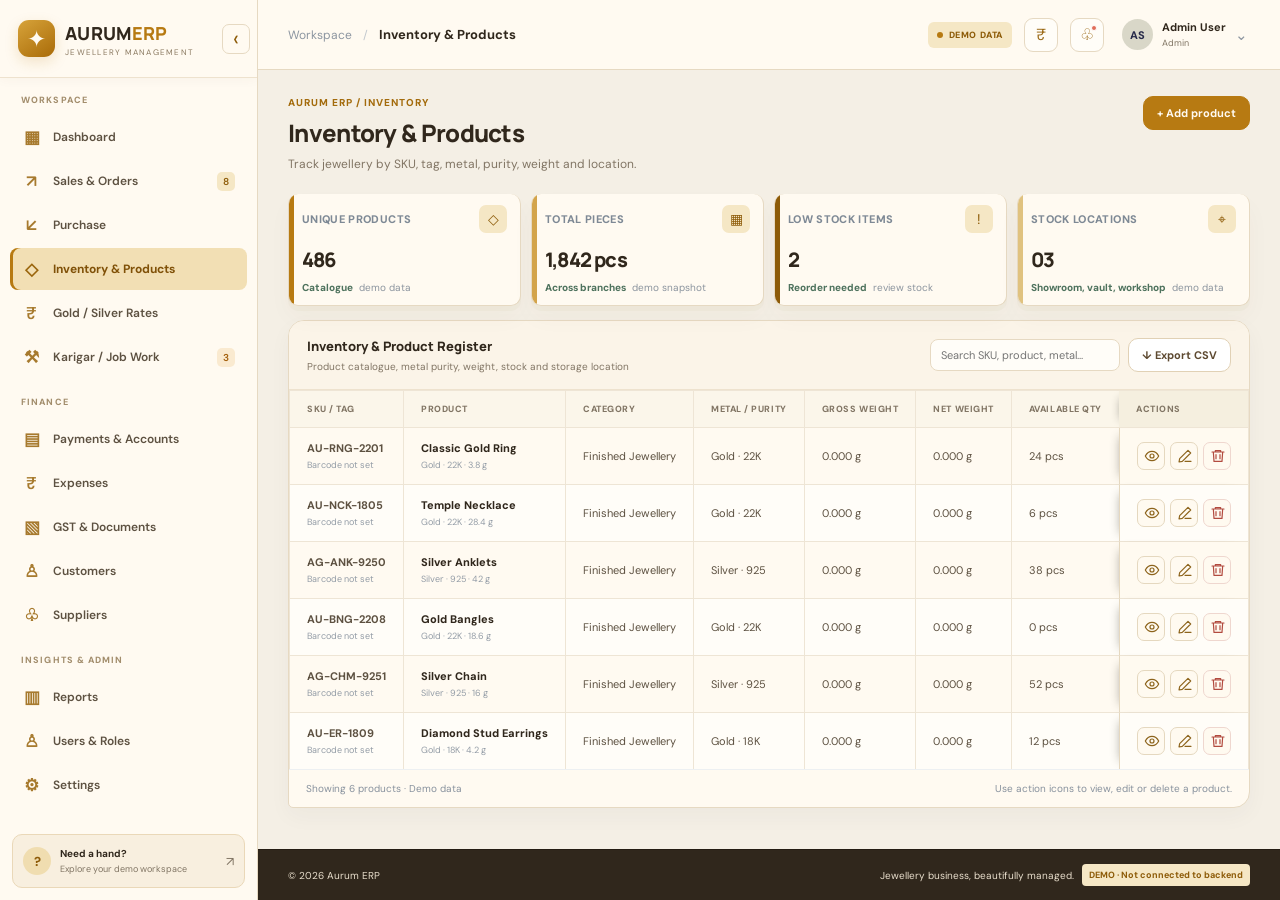
<file: inventory/inventory.html>
<!DOCTYPE html>
<html lang="en">
<head>
<meta charset="UTF-8"><meta name="viewport" content="width=device-width, initial-scale=1.0">
<title>Jewellery ERP | Demo Dashboard</title>
<link rel="stylesheet" href="../assets/css/dashboard.css">
<script defer src="../assets/js/nav-sidebar.js"></script>
</head>
<body>
<div class="mobile-overlay" id="mobileOverlay"></div>
<aside class="sidebar" id="sidebar">
  <div class="brand">
    <div class="brand-mark">✦</div><div class="brand-text"><strong>AURUM<span>ERP</span></strong><small>JEWELLERY MANAGEMENT</small></div>
    <button class="collapse" id="collapseBtn" title="Collapse sidebar">‹</button>
  </div>
  <nav id="navigation">
    <div class="nav-label">WORKSPACE</div>
    <button class="nav-item active" data-page="dashboard"><span>▦</span> Dashboard</button>
    <button class="nav-item" data-page="sales"><span>↗</span> Sales & Orders <em>8</em></button>
    <button class="nav-item" data-page="purchase"><span>↙</span> Purchase</button>
    <button class="nav-item" data-page="inventory"><span>◇</span> Inventory & Products</button>
    <button class="nav-item" data-page="rates"><span>₹</span> Gold / Silver Rates</button>
    <button class="nav-item" data-page="karigar"><span>⚒</span> Karigar / Job Work <em class="orange">3</em></button>
    <div class="nav-label">FINANCE</div>
    <button class="nav-item" data-page="payments"><span>▤</span> Payments & Accounts</button>
    <button class="nav-item" data-page="expenses"><span>₹</span> Expenses</button>
    <button class="nav-item" data-page="gst"><span>▧</span> GST & Documents</button>
    <button class="nav-item" data-page="customers"><span>♙</span> Customers</button>
    <button class="nav-item" data-page="suppliers"><span>♧</span> Suppliers</button>
    <div class="nav-label">INSIGHTS & ADMIN</div>
    <button class="nav-item" data-page="reports"><span>▥</span> Reports</button>
    <button class="nav-item" data-page="users"><span>♙</span> Users & Roles</button>
    <button class="nav-item" data-page="settings"><span>⚙</span> Settings</button>
  </nav>
  <div class="sidebar-bottom"><div class="help-icon">?</div><div><b>Need a hand?</b><small>Explore your demo workspace</small></div><span>↗</span></div>
</aside>
<div class="main-area">
<header class="topbar">
  <button class="mobile-menu" id="mobileMenu">☰</button>
  <div class="breadcrumbs"><span>Workspace</span><b>/</b><strong id="crumbTitle">Dashboard</strong></div>
  <div class="top-actions"><span class="demo-pill"><i></i> DEMO DATA</span><button class="icon-btn" id="rateTop" title="Today's rates">₹</button><button class="icon-btn notification" id="notifyBtn" title="Notifications">♧<i></i></button><div class="top-user-wrap"><button class="top-user" id="adminMenuToggle" type="button" aria-haspopup="true" aria-expanded="false"><div class="avatar small">AS</div><div><b>Admin User</b><small>Admin</small></div><span class="admin-chevron">⌄</span></button><div class="admin-dropdown" id="adminDropdown" hidden><div class="admin-dropdown-head"><b>Admin User</b><small>Administrator</small></div><button type="button" id="logoutButton" class="admin-logout"><span>↪</span> Logout</button></div></div></div>
</header>
<main class="content" id="content"></main>
<footer>© 2026 Aurum ERP <span>Jewellery business, beautifully managed.</span><b>DEMO · Not connected to backend</b></footer>
</div>
<div class="toast" id="toast"></div>
<div class="modal-backdrop" id="modalBackdrop">
  <div class="modal"><div class="modal-head"><div><h3 id="modalTitle">Add record</h3><p>Demo mode · changes stay in this browser session</p></div><button id="modalClose">×</button></div><form id="recordForm"><div id="modalFields" class="form-grid"></div><div class="modal-actions"><button type="button" class="btn secondary" id="cancelModal">Cancel</button><button class="btn primary" type="submit">Save demo record</button></div></form></div>
</div>
<script>window.addEventListener("DOMContentLoaded",()=>{document.querySelectorAll(".nav-item").forEach(b=>b.classList.toggle("active",b.dataset.page==="inventory"));});</script>
<script>
const $=s=>document.querySelector(s), $$=s=>[...document.querySelectorAll(s)];
const money=n=>'₹'+Number(n).toLocaleString('en-IN');
const today='22 Oct 2026';
const data={
sales:[
{ref:'INV-2026-1042',name:'Meera Joshi',detail:'Gold necklace · 22K',date:'22 Oct 2026',amount:184500,status:'Paid'},
{ref:'SO-2026-1041',name:'Shree Ganesh Jewellers',detail:'Wholesale · 8 items',date:'22 Oct 2026',amount:326000,status:'Pending'},
{ref:'INV-2026-1040',name:'Rohan Kulkarni',detail:'Gold ring · 18K',date:'21 Oct 2026',amount:42800,status:'Paid'},
{ref:'SO-2026-1039',name:'Anaya Patil',detail:'Silver anklets · 925',date:'21 Oct 2026',amount:12800,status:'In Progress'},
{ref:'INV-2026-1038',name:'Kavita Deshmukh',detail:'Gold bangles · 22K',date:'20 Oct 2026',amount:97200,status:'Delivered'},
{ref:'SO-2026-1037',name:'Omkar Gold House',detail:'Wholesale · 12 items',date:'20 Oct 2026',amount:418000,status:'Confirmed'}],
purchase:[
{ref:'PUR-2026-0261',name:'Shree Gold Traders',detail:'Gold bullion · 24K',date:'22 Oct 2026',amount:528000,status:'Pending'},
{ref:'PUR-2026-0260',name:'Silverline Metals',detail:'Silver grain · 999',date:'21 Oct 2026',amount:86200,status:'Completed'},
{ref:'PUR-2026-0259',name:'Mahalaxmi Stones',detail:'Gemstones & findings',date:'20 Oct 2026',amount:46500,status:'Processing'},
{ref:'PUR-2026-0258',name:'Raj Refinery',detail:'Recycled gold · 22K',date:'19 Oct 2026',amount:274000,status:'Completed'}],
inventory:[
{ref:'AU-RNG-2201',name:'Classic Gold Ring',detail:'Gold · 22K · 3.8 g',date:'Main Showroom',amount:24,status:'In Stock'},
{ref:'AU-NCK-1805',name:'Temple Necklace',detail:'Gold · 22K · 28.4 g',date:'Vault A',amount:6,status:'Low Stock'},
{ref:'AG-ANK-9250',name:'Silver Anklets',detail:'Silver · 925 · 42 g',date:'Main Showroom',amount:38,status:'In Stock'},
{ref:'AU-BNG-2208',name:'Gold Bangles',detail:'Gold · 22K · 18.6 g',date:'Workshop',amount:0,status:'Low Stock'},
{ref:'AG-CHM-9251',name:'Silver Chain',detail:'Silver · 925 · 16 g',date:'Main Showroom',amount:52,status:'In Stock'},
{ref:'AU-ER-1809',name:'Diamond Stud Earrings',detail:'Gold · 18K · 4.2 g',date:'Vault A',amount:12,status:'In Stock'}],
karigar:[
{ref:'JOB-0264',name:'Suresh Pawar',detail:'Temple necklace · 22K',date:'Due 24 Oct',amount:32.5,status:'In Progress'},
{ref:'JOB-0263',name:'Mahesh Sonawane',detail:'Gold bangles · 22K',date:'Due 23 Oct',amount:18.6,status:'Pending'},
{ref:'JOB-0262',name:'Ravi Shinde',detail:'Ring set · 18K',date:'Due 21 Oct',amount:12.2,status:'Overdue'},
{ref:'JOB-0261',name:'Ganesh Jadhav',detail:'Silver anklets · 925',date:'Due 25 Oct',amount:42,status:'In Progress'}],
payments:[
{ref:'PAY-0871',name:'Meera Joshi',detail:'Customer receipt · UPI',date:'22 Oct 2026',amount:184500,status:'Paid'},
{ref:'PAY-0870',name:'Silverline Metals',detail:'Supplier payment · NEFT',date:'21 Oct 2026',amount:50000,status:'Paid'},
{ref:'PAY-0869',name:'Shree Ganesh Jewellers',detail:'Customer advance · Bank',date:'21 Oct 2026',amount:75000,status:'Pending'},
{ref:'PAY-0868',name:'Suresh Pawar',detail:'Karigar labour · Cash',date:'20 Oct 2026',amount:12500,status:'Paid'}],
customers:[
{ref:'CUS-0018',name:'Meera Joshi',detail:'Retail · Pune',date:'Joined 2025',amount:0,status:'Active'},
{ref:'CUS-0017',name:'Shree Ganesh Jewellers',detail:'Wholesale · Pimpri',date:'Joined 2024',amount:326000,status:'Pending'},
{ref:'CUS-0016',name:'Rohan Kulkarni',detail:'Retail · Chinchwad',date:'Joined 2025',amount:0,status:'Active'},
{ref:'CUS-0015',name:'Omkar Gold House',detail:'Wholesale · Pune',date:'Joined 2023',amount:418000,status:'Overdue'},
{ref:'CUS-0014',name:'Anaya Patil',detail:'Retail · Nigdi',date:'Joined 2026',amount:12800,status:'Pending'}],
suppliers:[
{ref:'SUP-0012',name:'Shree Gold Traders',detail:'Gold bullion · Pune',date:'Terms: 15 days',amount:528000,status:'Pending'},
{ref:'SUP-0011',name:'Silverline Metals',detail:'Silver supplier · Mumbai',date:'Terms: 30 days',amount:36200,status:'Active'},
{ref:'SUP-0010',name:'Mahalaxmi Stones',detail:'Stones & findings · Pune',date:'Terms: 15 days',amount:46500,status:'Pending'},
{ref:'SUP-0009',name:'Raj Refinery',detail:'Gold refining · Mumbai',date:'Terms: 7 days',amount:0,status:'Active'}],
gst:[
{ref:'GST-1042',name:'Meera Joshi',detail:'Sales tax invoice',date:'22 Oct 2026',amount:184500,status:'Completed'},
{ref:'GST-1038',name:'Kavita Deshmukh',detail:'Sales tax invoice',date:'20 Oct 2026',amount:97200,status:'Completed'},
{ref:'GST-P261',name:'Shree Gold Traders',detail:'Purchase invoice',date:'22 Oct 2026',amount:528000,status:'Pending'}],
expenses:[
{ref:'EXP-2026-0184',name:'Showroom Electricity',detail:'Utilities · Main Showroom',date:'22 Oct 2026',amount:8450,status:'Paid'},
{ref:'EXP-2026-0183',name:'Workshop Supplies',detail:'Consumables · Workshop',date:'21 Oct 2026',amount:12600,status:'Pending'},
{ref:'EXP-2026-0182',name:'Courier & Delivery',detail:'Logistics · Dispatch',date:'20 Oct 2026',amount:2350,status:'Paid'}]
};
// Keep demo records between page refreshes; storage errors should never break the UI.
try { const saved = JSON.parse(localStorage.getItem('aurumDemoRecords') || '{}'); Object.keys(saved).forEach(k => { if (Array.isArray(saved[k])) data[k] = saved[k]; }); } catch (e) { console.warn('Demo storage unavailable; using sample data.', e); }
function saveDemoData(){ try { localStorage.setItem('aurumDemoRecords', JSON.stringify(data)); } catch(e) { console.warn('Could not persist demo records.', e); } }
const meta={
dashboard:{title:'Dashboard',desc:'Here’s what’s happening with your jewellery business today.',button:'Download report'},
sales:{title:'Sales & Orders',desc:'Manage customer orders, invoices, deliveries and returns.',button:'+ Create sales order'},
purchase:{title:'Purchase Management',desc:'Track suppliers, purchase orders, goods receipts and bills.',button:'+ New purchase'},
inventory:{title:'Inventory & Products',desc:'Track jewellery by SKU, tag, metal, purity, weight and location.',button:'+ Add product'},
rates:{title:'Gold / Silver Rates',desc:'Manage daily metal rates and review rate history.',button:'+ Update rates'},
karigar:{title:'Karigar / Job Work',desc:'Manage metal issued, work-in-progress, returns and labour settlements.',button:'+ Create job work'},
payments:{title:'Payments & Accounts',desc:'Track customer receipts, supplier payments, expenses and balances.',button:'+ Record payment'},
gst:{title:'GST & Documents',desc:'Review tax invoices, purchase documents and compliance summaries.',button:'+ Create document'},
customers:{title:'Customers',desc:'Manage retail and wholesale customers, credit terms and outstanding balances.',button:'+ Add customer'},
suppliers:{title:'Suppliers',desc:'Maintain supplier details, payment terms and outstanding balances.',button:'+ Add supplier'},
reports:{title:'Reports & Analytics',desc:'Review sales, stock, metal custody and business performance.',button:'Export report'},
users:{title:'Users & Roles',desc:'Manage team access and permissions by role.',button:'+ Add user'},
settings:{title:'Settings',desc:'Configure company details, branches, document numbering and preferences.',button:'Save settings'},
expenses:{title:'Expenses',desc:'Record operating costs and review business expenses by category.',button:'+ Add expense'}
};
const columns={
sales:['Reference','Customer / Order','Date','Total Amount','Status'],
purchase:['Purchase Ref.','Supplier / Items','Date','Total Amount','Status'],
inventory:['SKU / Tag','Product Details','Location','Available Qty','Stock Status'],
karigar:['Job ID','Karigar / Work','Due Date','Metal Weight','Job Status'],
payments:['Payment Ref.','Party / Method','Date','Amount','Status'],
customers:['Customer ID','Customer / Type','Relationship','Outstanding','Status'],
suppliers:['Supplier ID','Supplier / Category','Terms','Outstanding','Status'],
gst:['Document ID','Party / Document','Date','Taxable / Total','Status'],
expenses:['Expense ID','Expense / Category','Date','Amount','Status']
};
const iconBy={sales:'↗',purchase:'↙',inventory:'◇',rates:'₹',karigar:'⚒',payments:'▤',gst:'▧',customers:'♙',suppliers:'♧',reports:'▥',users:'♙',settings:'⚙',expenses:'₹'};
function statusClass(s){let x=s.toLowerCase().replaceAll(' ','-');if(['in-stock','paid','completed','delivered','active'].includes(x))return x;if(['pending','in-progress','processing','low-stock','confirmed','ready'].includes(x))return x;if(['overdue','cancelled','low'].includes(x))return x;return 'draft'}
function tableHTML(key,rows=data[key]||[]){let heads=columns[key]||['Reference','Name','Details','Value','Status'];return `<div class="table-wrap"><table><thead><tr>${heads.map(h=>`<th>${h}</th>`).join('')}<th>Action</th></tr></thead><tbody>${rows.map((r,i)=>`<tr><td><div class="main-cell">${r.ref}</div></td><td><div class="main-cell">${r.name}</div><div class="sub-cell">${r.detail}</div></td><td>${r.date}</td><td>${key==='inventory'?r.amount+' pcs':key==='karigar'?r.amount+' g':money(r.amount)}</td><td><span class="status ${statusClass(r.status)}">${r.status}</span></td><td><button class="text-link row-view" data-key="${key}" data-index="${i}">View ↗</button></td></tr>`).join('')}</tbody></table></div><div class="table-footer"><span>Showing ${rows.length} sample records · Demo data</span><span>Page 1 of 1</span></div>`}
function pageHead(key){let m=meta[key];return `<div class="page-head"><div><div class="eyebrow">AURUM ERP / ${key==='dashboard'?'OVERVIEW':key.toUpperCase()}</div><h1>${m.title}</h1><p>${m.desc}</p></div><div class="head-actions">${key==='dashboard'?'<button class="btn secondary" id="dateBtn">▦ &nbsp; Oct 2026</button>':''}<button class="btn primary" id="primaryAction">${m.button}</button></div></div>`}
function stat(label,value,icon,trend,foot,accent='var(--primary)'){return `<div class="stat-card" style="border-top-color:${accent}"><div class="stat-top"><span class="stat-label">${label}</span><span class="stat-icon">${icon}</span></div><div class="stat-value">${value}</div><div class="stat-bottom"><span class="trend">${trend}</span><span>${foot}</span></div></div>`}
function dashboard(){return `${pageHead('dashboard')}<div class="stats">${stat("Today's Sales",money(684500),'↗','↑ 12.8%','vs yesterday')}${stat('Gold Stock','2.48 kg','◇','↑ 4.2%','vs last month','var(--blue)')}${stat('Customer Dues',money(742800),'♙','6 invoices','need follow-up','#d99a35')}${stat('Active Job Work','12 jobs','⚒','3 overdue','karigar follow-up','#c77a65')}</div>
<div class="dashboard-grid"><section class="panel"><div class="panel-head"><div><h2>Sales Overview</h2><p>Revenue trend · October 2026</p></div><div class="chart-legend"><span><i class="dot" style="background:#6da84c"></i>Sales</span><span><i class="dot" style="background:#1985bf"></i>Purchases</span></div></div><div class="panel-body"><svg class="chart" viewBox="0 0 600 220" preserveAspectRatio="none"><g stroke="#edf0f2" stroke-width="1"><path d="M40 25H590 M40 65H590 M40 105H590 M40 145H590 M40 185H590"/></g><g><text x="0" y="29">₹8L</text><text x="0" y="69">₹6L</text><text x="0" y="109">₹4L</text><text x="0" y="149">₹2L</text><text x="0" y="189">₹0</text></g><path d="M40 150 L90 124 L140 138 L190 92 L240 106 L290 63 L340 80 L390 48 L440 76 L490 35 L540 54 L585 28 L585 185 L40 185Z" fill="#6da84c" opacity=".10"/><polyline points="40,150 90,124 140,138 190,92 240,106 290,63 340,80 390,48 440,76 490,35 540,54 585,28" fill="none" stroke="#6da84c" stroke-width="3" stroke-linejoin="round" stroke-linecap="round"/><polyline points="40,166 90,153 140,158 190,135 240,142 290,116 340,126 390,104 440,120 490,91 540,103 585,83" fill="none" stroke="#1985bf" stroke-width="2.5" stroke-linejoin="round" stroke-linecap="round"/><g><text x="35" y="210">01 Oct</text><text x="140" y="210">05 Oct</text><text x="245" y="210">10 Oct</text><text x="350" y="210">15 Oct</text><text x="455" y="210">20 Oct</text><text x="550" y="210">22 Oct</text></g></svg></div></section>
<section class="panel"><div class="panel-head"><div><h2>Today's Metal Rates</h2><p>Indicative demo rates · per gram</p></div><button class="text-link" data-goto="rates">View rates ↗</button></div><div class="panel-body"><div class="rate-list"><div class="rate-row"><div class="metal-badge">Au</div><div class="rate-name"><b>Gold 24K</b><small>999 purity</small></div><div class="rate-price">₹13,180<small>↑ 0.42%</small></div></div><div class="rate-row"><div class="metal-badge">Au</div><div class="rate-name"><b>Gold 22K</b><small>916 purity</small></div><div class="rate-price">₹12,082<small>↑ 0.38%</small></div></div><div class="rate-row"><div class="metal-badge silver">Ag</div><div class="rate-name"><b>Silver 999</b><small>Fine silver</small></div><div class="rate-price">₹168.50<small>↑ 0.21%</small></div></div><div class="rate-row"><div class="metal-badge silver">Ag</div><div class="rate-name"><b>Silver 925</b><small>Sterling</small></div><div class="rate-price">₹155.85<small>↑ 0.18%</small></div></div></div><button class="btn secondary" style="width:100%;margin-top:8px" data-goto="rates">Manage daily rates →</button></div></section></div>
<div class="dashboard-grid"><section class="panel"><div class="panel-head"><div><h2>Recent Sales & Orders</h2><p>Latest activity across your showroom</p></div><button class="text-link" data-goto="sales">View all ↗</button></div>${tableHTML('sales',data.sales.slice(0,4))}</section><section class="panel"><div class="panel-head"><div><h2>Quick Actions</h2><p>Common tasks for your team</p></div></div><div class="panel-body"><div class="quick-actions"><button class="quick-action" data-add="sales"><span class="quick-icon">＋</span><span><b>New Sales Order</b><small>Create customer order</small></span></button><button class="quick-action" data-add="purchase"><span class="quick-icon">↙</span><span><b>Record Purchase</b><small>Receive new goods</small></span></button><button class="quick-action" data-add="inventory"><span class="quick-icon">◇</span><span><b>Add Product</b><small>Update stock catalogue</small></span></button><button class="quick-action" data-add="karigar"><span class="quick-icon">⚒</span><span><b>Assign Job Work</b><small>Issue metal to karigar</small></span></button></div><div style="margin-top:20px"><div class="panel-head" style="padding:0 0 12px;border:0"><div><h2>Attention Needed</h2><p>Items that may need your review</p></div></div><div class="alert-list"><div class="alert-item"><div class="alert-symbol">!</div><div><b>3 overdue karigar jobs</b><p>Review metal reconciliation and expected return dates.</p></div></div><div class="alert-item"><div class="alert-symbol">₹</div><div><b>Customer payments pending</b><p>6 invoices have outstanding balances.</p></div></div><div class="alert-item"><div class="alert-symbol">◇</div><div><b>2 products are low on stock</b><p>Check replenishment or production needs.</p></div></div></div></div></div></section></div>`}
function genericPage(key){let m=meta[key];if(key==='rates')return `${pageHead(key)}<div class="stats">${stat('Gold 24K','₹13,180/g','Au','↑ 0.42%','today')}${stat('Gold 22K','₹12,082/g','Au','↑ 0.38%','today','var(--blue)')}${stat('Silver 999','₹168.50/g','Ag','↑ 0.21%','today','#d99a35')}${stat('Silver 925','₹155.85/g','Ag','↑ 0.18%','today','#c77a65')}</div><div class="page-columns"><section class="panel"><div class="panel-head"><div><h2>Metal Rate History</h2><p>Sample rates effective 22 October 2026</p></div><button class="btn secondary" id="exportBtn">Export CSV</button></div><div class="table-wrap"><table><thead><tr><th>Metal</th><th>Purity</th><th>Rate / Gram</th><th>Effective Date</th><th>Updated By</th><th>Status</th></tr></thead><tbody><tr><td>Gold</td><td>24K / 999</td><td>₹13,180.00</td><td>22 Oct 2026</td><td>Aarav Shah</td><td><span class="status active">Current</span></td></tr><tr><td>Gold</td><td>22K / 916</td><td>₹12,082.00</td><td>22 Oct 2026</td><td>Aarav Shah</td><td><span class="status active">Current</span></td></tr><tr><td>Silver</td><td>999</td><td>₹168.50</td><td>22 Oct 2026</td><td>Aarav Shah</td><td><span class="status active">Current</span></td></tr><tr><td>Silver</td><td>925</td><td>₹155.85</td><td>22 Oct 2026</td><td>Aarav Shah</td><td><span class="status active">Current</span></td></tr></tbody></table></div></section><section class="panel"><div class="panel-head"><div><h2>Rate Policy</h2><p>Demo configuration</p></div></div><div class="panel-body"><div class="alert-list"><div class="alert-item"><div class="quick-icon">✓</div><div><b>Rate history enabled</b><p>Previous rates remain available for audit.</p></div></div><div class="alert-item"><div class="quick-icon">✓</div><div><b>Approval for overrides</b><p>Sales rate overrides require manager approval.</p></div></div><div class="alert-item"><div class="quick-icon">!</div><div><b>Verify live market rates</b><p>These values are fictional demo data, not live rates.</p></div></div></div></div></section></div>`;
if(key==='reports')return `${pageHead(key)}<div class="stats">${stat('Gross Sales',money(4826500),'↗','↑ 8.4%','vs last month')}${stat('Purchases',money(3268000),'↙','↑ 3.1%','vs last month','var(--blue)')}${stat('Estimated Margin',money(618400),'◈','12.8%','demo estimate','#d99a35')}${stat('Open Receivables',money(742800),'₹','6 invoices','pending','#c77a65')}</div><div class="dashboard-grid"><section class="panel"><div class="panel-head"><div><h2>Business Summary</h2><p>Monthly totals · illustrative sample data</p></div><button class="btn secondary" id="exportBtn">Export CSV</button></div>${tableHTML('sales',data.sales.slice(0,5))}</section><section class="panel"><div class="panel-head"><div><h2>Report Categories</h2><p>Choose a report area</p></div></div><div class="panel-body"><div class="quick-actions"><button class="quick-action" data-goto="sales"><span class="quick-icon">↗</span><span><b>Sales Report</b><small>Daily / monthly sales</small></span></button><button class="quick-action" data-goto="inventory"><span class="quick-icon">◇</span><span><b>Stock Report</b><small>Purity and location</small></span></button><button class="quick-action" data-goto="karigar"><span class="quick-icon">⚒</span><span><b>Karigar Ledger</b><small>Metal balance and jobs</small></span></button><button class="quick-action" data-goto="payments"><span class="quick-icon">₹</span><span><b>Outstanding</b><small>Receivables and payables</small></span></button></div></div></section></div>`;
if(key==='users')return `${pageHead(key)}<div class="stats">${stat('Total Users','08','♙','6 active','team members')}${stat('Super Admin','01','⚙','Full access','role','var(--blue)')}${stat('Operational Roles','06','▤','Role-based','permissions','#d99a35')}${stat('MFA Status','Optional','✓','Demo only','not configured','#c77a65')}</div><section class="panel"><div class="panel-head"><div><h2>Team Access</h2><p>Example users and role permissions</p></div><button class="btn secondary" id="exportBtn">Export CSV</button></div><div class="table-wrap"><table><thead><tr><th>User</th><th>Role</th><th>Access Scope</th><th>Last Active</th><th>Status</th><th>Action</th></tr></thead><tbody>${[['Aarav Shah','Super Admin','All modules','Today','Active'],['Priya Kulkarni','Accountant','Accounts, GST, Reports','Today','Active'],['Rahul Patil','Salesperson / Cashier','Customers, Sales','Today','Active'],['Nitin Jadhav','Inventory Manager','Inventory, Stock Ledger','Yesterday','Active'],['Suresh Pawar','Karigar User','Assigned job work only','21 Oct','Active']].map((r,i)=>`<tr><td><div class="main-cell">${r[0]}</div><div class="sub-cell">user${i+1}@aurum.demo</div></td><td>${r[1]}</td><td>${r[2]}</td><td>${r[3]}</td><td><span class="status active">${r[4]}</span></td><td><button class="text-link" data-toast="Demo user details opened">View ↗</button></td></tr>`).join('')}</tbody></table></div></section>`;
if(key==='settings')return `${pageHead(key)}<div class="page-columns"><section class="panel"><div class="panel-head"><div><h2>Company Profile</h2><p>Basic business configuration</p></div></div><form id="settingsForm" class="form-grid"><div class="field"><label>Company Name</label><input value="Aurum Jewellers"></div><div class="field"><label>Financial Year</label><select><option>2026–2027</option><option>2025–2026</option></select></div><div class="field"><label>GSTIN (Demo)</label><input value="27AAAAA0000A1Z5"></div><div class="field"><label>Default Branch</label><select><option>Main Showroom — Pune</option><option>Workshop — Chinchwad</option></select></div><div class="field"><label>Document Prefix</label><input value="AUR"></div><div class="field"><label>Default Currency</label><select><option>INR — Indian Rupee</option></select></div><div class="field full"><label>Address</label><textarea>Pune, Maharashtra, India (demo address)</textarea></div><div class="field full"><button class="btn primary" type="submit">Save demo settings</button></div></form></section><section class="panel"><div class="panel-head"><div><h2>System Preferences</h2><p>Demo configuration</p></div></div><div class="panel-body"><div class="alert-list"><div class="alert-item"><div class="quick-icon">✓</div><div><b>Role-based access</b><p>Restrict sensitive actions by role.</p></div></div><div class="alert-item"><div class="quick-icon">✓</div><div><b>Audit trail</b><p>Keep changes and approvals traceable.</p></div></div><div class="alert-item"><div class="alert-symbol">!</div><div><b>Backend not connected</b><p>Settings on this screen are for visual demo only.</p></div></div></div></div></section></div>`;
let rows=data[key]||[];
return `${pageHead(key)}<div class="stats">${key==='sales'?stat('Orders This Month','126','↗','↑ 9.6%','vs last month'):key==='purchase'?stat('Purchase Orders','42','↙','↑ 4.2%','this month'):key==='inventory'?stat('Unique Products','486','◇','12 low stock','items need review'):key==='karigar'?stat('Open Jobs','12','⚒','3 overdue','require follow-up'):key==='payments'?stat('Collected Today',money(234500),'₹','↑ 6.8%','vs yesterday'):key==='customers'?stat('Total Customers','1,248','♙','38 new','this month'):key==='suppliers'?stat('Active Suppliers','42','♧','5 pending','payment review'):stat('Documents','218','▧','14 pending','review')}${stat(key==='inventory'?'Total Pieces':key==='karigar'?'Metal Issued':'Outstanding',key==='inventory'?'1,842 pcs':key==='karigar'?'105.3 g':money(key==='sales'?742800:key==='purchase'?684200:key==='payments'?742800:key==='customers'?756800:key==='suppliers'?610700:528000),'◇','Sample','demo snapshot','var(--blue)')}${stat(key==='purchase'?'Awaiting Receipt':key==='sales'?'Pending Orders':key==='inventory'?'Low Stock Items':key==='karigar'?'Jobs Overdue':key==='payments'?'Pending Payments':key==='customers'?'Credit Customers':key==='suppliers'?'Payment Due':'Pending Review',key==='inventory'?'2':key==='karigar'?'3':key==='sales'?'8':key==='purchase'?'4':'6','◷','Needs attention','demo status','#d99a35')}${stat(key==='inventory'?'Stock Locations':key==='karigar'?'Active Karigars':key==='customers'?'Wholesale Clients':'Completed This Month',key==='inventory'?'3':key==='karigar'?'18':key==='customers'?'84':'94','✓','Updated','22 Oct 2026','#c77a65')}</div><section class="panel"><div class="panel-head"><div><h2>${m.title} Register</h2><p>Search, review and add sample records · Demo mode</p></div><div class="table-tools"><input class="search-box" id="tableSearch" placeholder="⌕  Search records..."><button class="btn secondary" id="exportBtn">↓ Export CSV</button></div></div><div id="tableContent">${tableHTML(key,rows)}</div></section>`;
}
function salesOrderPage(){return `${pageHead('sales')}<div class="stats">${stat('Orders This Month','126','↗','↑ 9.6%','vs last month')}${stat('Pending Orders','08','◷','Needs attention','order status','var(--blue)')}${stat('Advance Received',money(480000),'₹','This month','demo data','#d99a35')}${stat('Ready for Delivery','18','✓','Awaiting pickup','demo data','#c77a65')}</div><div class="panel"><div class="panel-head"><div><h2>Sales Order Register</h2><p>Manage ready-stock and custom jewellery orders</p></div><div class="table-tools"><input class="search-box" id="tableSearch" placeholder="Search order, customer..." aria-label="Search sales orders"></div></div><div class="table-wrap"><table class="sales-orders-table sales-register-table"><thead><tr><th>Order No.</th><th>Customer</th><th>Type</th><th>Order Date</th><th>Items</th><th>Total</th><th>Advance</th><th>Balance</th><th>Delivery</th><th>Status</th><th>Actions</th></tr></thead><tbody id="salesOrderRows">${(data.sales||[]).map((r,i)=>salesOrderRow(r,i)).join('')}</tbody></table></div><div class="table-footer"><span id="salesOrderCount">Showing ${(data.sales||[]).length} orders · Demo data</span><span>Use the action icons to view, update, or delete an order.</span></div></div>`}
function salesOrderRow(r,i){const advance=Number(r.advance??Math.round((r.amount||0)*.25));const balance=Number(r.balance??Math.max(0,(r.amount||0)-advance));return `<tr><td><b>${r.ref}</b></td><td><div class="main-cell">${r.name}</div><div class="sub-cell">${r.detail||'Jewellery order'}</div></td><td>${r.orderType|| (i%2?'Custom':'Ready Stock')}</td><td>${r.date||'—'}</td><td>${r.quantity|| (i%2?2:1)}</td><td>${money(r.amount||0)}</td><td>${money(advance)}</td><td>${money(balance)}</td><td>${r.deliveryDate||'05 Nov 2026'}</td><td><span class="status ${statusClass(r.status||'Draft')}">${r.status||'Draft'}</span></td><td><div class="row-actions"><button class="action-icon" type="button" title="View order" aria-label="View order" data-order-action="view" data-order-index="${i}"><svg viewBox="0 0 24 24" aria-hidden="true"><path d="M2 12s3.5-7 10-7 10 7 10 7-3.5 7-10 7S2 12 2 12Z"/><circle cx="12" cy="12" r="3"/></svg></button><button class="action-icon" type="button" title="Edit order" aria-label="Edit order" data-order-action="update" data-order-index="${i}"><svg viewBox="0 0 24 24" aria-hidden="true"><path d="M12 20h9"/><path d="m16.5 3.5 4 4L8 20l-5 1 1-5Z"/></svg></button><button class="action-icon danger" type="button" title="Delete order" aria-label="Delete order" data-order-action="delete" data-order-index="${i}"><svg viewBox="0 0 24 24" aria-hidden="true"><path d="M3 6h18M8 6V4h8v2m3 0-1 14H6L5 6m4 4v6m6-6v6"/></svg></button></div></td></tr>`}
function detailedOrderModal(){
const fields=[
['Order Type','select','Ready Stock,Custom Jewellery'],['Order Priority','select','Normal,Urgent'],['Order Date','date',''],['Expected Delivery Date','date',''],
['Customer Name','text',''],['Customer ID / Code','text',''],['Customer Type','select','Retail,Wholesale,B2B,B2C'],['Mobile Number','tel',''],['Email','email',''],['GSTIN / PAN (if applicable)','text',''],['Billing Address','textarea',''],['Delivery Address','textarea',''],['Branch / Showroom','text','Main Showroom'],['Salesperson','text','Aarav Shah'],['Sales Channel','select','Showroom,Online,Phone,WhatsApp,Wholesale'],
['Product Name / SKU','text',''],['Category','select','Ring,Necklace,Chain,Bracelet,Earrings,Bangle,Anklet,Coin,Other'],['Metal Type','select','Gold,Silver,Platinum'],['Purity','select','24K / 999,22K / 916,18K / 750,14K / 585,925 Silver,999 Silver'],['Barcode / Tag Number','text',''],['Quantity (pcs)','number','1'],['Gross Weight (g)','number',''],['Stone Weight (g)','number','0'],['Other Non-metal Weight (g)','number','0'],
['Metal Rate per Gram (₹)','number',''],['Rate Source','select','Manual Demo Rate,API Rate'],['Making Charge Type','select','Per Gram,Percentage,Fixed'],['Making Charge Rate','number',''],['Wastage (%)','number','0'],['Stone Amount (₹)','number','0'],['Engraving / Other Charges (₹)','number','0'],['Item Discount (₹)','number','0'],['Order Discount (₹)','number','0'],['GST (%)','number','3'],
['Advance Amount (₹)','number','0'],['Payment Mode','select','Cash,UPI,Card,Bank Transfer,NEFT,Cheque'],['Transaction Reference / UTR','text',''],['Payment Status','select','Unpaid,Partially Paid,Paid,Refunded'],['Order Status','select','Draft,Confirmed,Pending Stock,In Production,Ready,Partially Delivered,Delivered,Cancelled'],['Stock Reservation','select','Reserve Available Stock,Pending Stock Check,Custom Production Required'],['Delivery Method','select','Store Pickup,Home Delivery,Courier'],['Special Instructions','textarea',''],['Internal Notes','textarea','']
];
$('#modalTitle').textContent='Create Detailed Sales Order';
$('#modalFields').innerHTML=`<div class="field full"><h3>1. Order & Customer Details</h3></div>`+fields.map((f,i)=>{let section=i===15?'<div class="field full"><h3>2. Jewellery Item & Weight Details</h3></div>':i===24?'<div class="field full"><h3>3. Rate, Making, Wastage & Tax</h3></div>':i===34?'<div class="field full"><h3>4. Payment, Stock & Delivery</h3></div>':'';let inp=f[1]==='select'?`<select name="f${i}" ${[2,3].includes(i)?'':' '}>${f[2].split(',').map(x=>`<option>${x}</option>`).join('')}</select>`:f[1]==='textarea'?`<textarea name="f${i}" placeholder="Enter ${f[0]}">${f[2]}</textarea>`:`<input name="f${i}" type="${f[1]}" ${f[1]==='number'?'min="0" step="0.001"':''} value="${f[2]}" placeholder="Enter ${f[0]}">`;let full=[10,11,41,42].includes(i);return section+`<div class="field ${full?'full':''}"><label>${f[0]}</label>${inp}</div>`}).join('')+`<div class="field full"><div class="alert-item"><div class="alert-symbol">₹</div><div><b>Order price calculation</b><p id="orderCalcPreview">Enter gross weight and rate to calculate estimate. Demo rates are not live.</p></div></div></div>`;
const form=$('#recordForm');$('#modalBackdrop').classList.add('show');document.body.classList.add('modal-open');
const val=n=>Number(form.querySelector(`[name="f${n}"]`)?.value||0);
const calc=()=>{const net=Math.max(0,val(21)-val(22)-val(23));const metal=net*val(24);const type=form.querySelector('[name="f26"]')?.value;const making=type==='Per Gram'?net*val(27):type==='Percentage'?metal*val(27)/100:val(27);const wastage=metal*val(28)/100;const subtotal=Math.max(0,metal+making+wastage+val(29)+val(30)-val(31)-val(32));const tax=subtotal*val(33)/100;const total=subtotal+tax;const advance=val(34);$('#orderCalcPreview').textContent=`Net metal: ${net.toFixed(3)} g · Metal: ${money(metal)} · Making: ${money(making)} · Wastage: ${money(wastage)} · Tax: ${money(tax)} · Grand total: ${money(total)} · Balance: ${money(Math.max(0,total-advance))}. Estimate only; confirm applicable tax rules.`;return {net,metal,making,wastage,tax,total,advance,balance:Math.max(0,total-advance)}};
form.querySelectorAll('input,select,textarea').forEach(x=>x.addEventListener('input',calc));calc();
form.onsubmit=e=>{e.preventDefault();const get=n=>form.querySelector(`[name="f${n}"]`)?.value||'';const c=calc();if(!get(4).trim()){toast('Please enter customer name.');form.querySelector('[name="f4"]').focus();return}if(!get(15).trim()){toast('Please enter product name / SKU.');form.querySelector('[name="f15"]').focus();return}const rec={ref:`SO-2026-${String(Date.now()).slice(-4)}`,name:get(4),detail:`${get(16)||'Jewellery'} · ${get(17)||'Gold'} ${get(18)||''}`,date:get(2)||today,amount:Math.round(c.total*100)/100,status:get(38)||'Draft',orderType:get(0),priority:get(1),customerId:get(5),customerType:get(6),phone:get(7),email:get(8),gstinPan:get(9),billingAddress:get(10),deliveryAddress:get(11),branch:get(12),salesperson:get(13),salesChannel:get(14),sku:get(15),barcode:get(19),quantity:Number(get(20)||1),grossWeight:Number(get(21)||0),stoneWeight:Number(get(22)||0),nonMetalWeight:Number(get(23)||0),netMetalWeight:c.net,metalRate:Number(get(24)||0),rateSource:get(25),makingChargeType:get(26),makingChargeRate:Number(get(27)||0),wastagePercent:Number(get(28)||0),wastageAmount:c.wastage,stoneAmount:Number(get(29)||0),otherCharges:Number(get(30)||0),itemDiscount:Number(get(31)||0),orderDiscount:Number(get(32)||0),gstPercent:Number(get(33)||0),advance:c.advance,balance:c.balance,paymentMode:get(35),transactionReference:get(36),paymentStatus:get(37)||'Unpaid',stockReservation:get(39),deliveryMethod:get(40),deliveryDate:get(3),specialInstructions:get(41),notes:get(42)};data.sales.unshift(rec);saveDemoData();$('#modalBackdrop').classList.remove('show');document.body.classList.remove('modal-open');toast('Sales order saved in demo data.');render('sales')};
}

function closeOrderOverlay(){ $('#modalBackdrop').classList.remove('show'); document.body.classList.remove('modal-open'); $('#recordForm').onsubmit=null; }
function showOrderOverlay(title, row, mode, index){
 const fields=[['Order Number','ref'],['Order Type','orderType'],['Order Priority','priority'],['Order Date','date'],['Expected Delivery','deliveryDate'],['Customer Name','name'],['Customer ID','customerId'],['Customer Type','customerType'],['Mobile Number','phone'],['Email','email'],['GSTIN / PAN','gstinPan'],['Billing Address','billingAddress'],['Delivery Address','deliveryAddress'],['Branch / Showroom','branch'],['Salesperson','salesperson'],['Sales Channel','salesChannel'],['Product / SKU','sku'],['Item Details','detail'],['Barcode / Tag','barcode'],['Quantity','quantity'],['Gross Weight (g)','grossWeight'],['Stone Weight (g)','stoneWeight'],['Other Non-metal Weight (g)','nonMetalWeight'],['Net Metal Weight (g)','netMetalWeight'],['Metal Rate (₹/g)','metalRate'],['Rate Source','rateSource'],['Making Charge Type','makingChargeType'],['Making Charge Rate','makingChargeRate'],['Wastage (%)','wastagePercent'],['Wastage Amount (₹)','wastageAmount'],['Stone Amount (₹)','stoneAmount'],['Other Charges (₹)','otherCharges'],['Item Discount (₹)','itemDiscount'],['Order Discount (₹)','orderDiscount'],['GST (%)','gstPercent'],['Grand Total (₹)','amount'],['Advance Amount (₹)','advance'],['Balance (₹)','balance'],['Payment Mode','paymentMode'],['Transaction Reference / UTR','transactionReference'],['Payment Status','paymentStatus'],['Order Status','status'],['Stock Reservation','stockReservation'],['Delivery Method','deliveryMethod'],['Special Instructions','specialInstructions'],['Internal Notes','notes']];
 $('#modalTitle').textContent=title; $('#modalBackdrop').classList.add('show'); document.body.classList.add('modal-open');
 $('#modalFields').innerHTML=fields.map(([label,key])=>{let value=row[key]??'';if(key==='amount'||key==='advance'||key==='balance'||key==='metalRate'||key==='stoneAmount'||key==='otherCharges'||key==='wastageAmount') value=Number(value||0).toFixed(2);let full=['billingAddress','deliveryAddress','specialInstructions','notes'].includes(key);let html=mode==='edit'?`<input name="edit_${key}" value="${String(value).replaceAll('&','&amp;').replaceAll('"','&quot;').replaceAll('<','&lt;')}" ${['quantity','grossWeight','stoneWeight','nonMetalWeight','netMetalWeight','metalRate','makingChargeRate','wastagePercent','wastageAmount','stoneAmount','otherCharges','itemDiscount','orderDiscount','gstPercent','amount','advance','balance'].includes(key)?'type="number" step="0.001" min="0"':''}>`:`<div class="order-read-value">${String(value||'—').replaceAll('&','&amp;').replaceAll('<','&lt;')}</div>`;return `<div class="field ${full?'full':''}"><label>${label}</label>${html}</div>`}).join('');
 $('#recordForm button[type="submit"]').style.display=mode==='edit'?'':'none'; $('#recordForm button[type="submit"]').textContent='Save Changes';
 $('#recordForm').onsubmit=e=>{e.preventDefault();const get=k=>$('#modalFields').querySelector(`[name="edit_${k}"]`)?.value;fields.forEach(([label,key])=>{if(get(key)!==undefined){let v=get(key);if(['quantity','grossWeight','stoneWeight','nonMetalWeight','netMetalWeight','metalRate','makingChargeRate','wastagePercent','wastageAmount','stoneAmount','otherCharges','itemDiscount','orderDiscount','gstPercent','amount','advance','balance'].includes(key))v=Number(v||0);row[key]=v;}});row.name=String(row.name||'');row.amount=Number(row.amount||0);row.advance=Number(row.advance||0);row.balance=Math.max(0,row.amount-row.advance);saveDemoData();closeOrderOverlay();render('sales');toast('Sales order updated successfully.');};
}
function bindSalesOrderActions(){
 $$('[data-order-action]').forEach(btn=>btn.onclick=()=>{const index=Number(btn.dataset.orderIndex),row=data.sales[index];if(!row)return;const action=btn.dataset.orderAction;
  if(action==='view'){showOrderOverlay('Sales Order Details · '+row.ref,row,'view',index);}
  else if(action==='update'){showOrderOverlay('Edit Sales Order · '+row.ref,row,'edit',index);}
  else if(action==='delete'){
   $('#modalTitle').textContent='Delete Sales Order?';$('#modalFields').innerHTML=`<div class="field full"><h3>Confirm deletion</h3><p class="delete-confirm-message">Are you sure you want to delete sales order <b>${row.ref}</b> for <b>${String(row.name||'Customer').replaceAll('<','&lt;')}</b>? This action cannot be undone.</p></div>`;
   $('#modalBackdrop').classList.add('show');document.body.classList.add('modal-open');$('#recordForm button[type="submit"]').style.display='';$('#recordForm button[type="submit"]').textContent='Delete Order';$('#recordForm').onsubmit=e=>{e.preventDefault();data.sales.splice(index,1);saveDemoData();$('#modalTitle').textContent='Delete Successful';$('#modalFields').innerHTML='<div class="field full"><div class="alert-item"><div class="alert-symbol">✓</div><div><b>Sales order deleted successfully</b><p>The selected order has been removed from this demo register.</p></div></div></div>';$('#recordForm button[type="submit"]').style.display='none';$('#recordForm button[type="button"]').textContent='Close';$('#recordForm button[type="button"]').onclick=()=>{closeOrderOverlay();render('sales')};toast('Sales order deleted successfully.');};
  }
 });
}
function purchasePage(){return `${pageHead('purchase')}<div class="stats">${stat('Purchase Orders','42','↙','↑ 4.2%','this month')}${stat('Awaiting Receipt','04','◷','Needs inspection','demo status','var(--blue)')}${stat('Supplier Payables',money(684200),'₹','Open balance','demo data','#d99a35')}${stat('Received This Month','38','✓','Goods received','demo data','#c77a65')}</div><div class="panel"><div class="panel-head"><div><h2>Purchase Register</h2><p>Manage supplier orders, goods receipts, metal purity, invoices and payables</p></div><div class="table-tools"><input class="search-box" id="tableSearch" placeholder="Search purchase, supplier..." aria-label="Search purchases"></div></div><div class="table-wrap"><table class="sales-orders-table purchase-table"><thead><tr><th>Purchase Ref.</th><th>Supplier / Items</th><th>Purchase Date</th><th>Category</th><th>Qty</th><th>Net Weight</th><th>Invoice Total</th><th>Paid</th><th>Balance</th><th>Receipt Status</th><th>Actions</th></tr></thead><tbody id="purchaseRows">${(data.purchase||[]).map((r,i)=>purchaseRow(r,i)).join('')}</tbody></table></div><div class="table-footer"><span id="purchaseCount">Showing ${(data.purchase||[]).length} purchases · Demo data</span><span>Use action icons to view, edit or delete a purchase.</span></div></div>`}
function purchaseRow(r,i){const paid=Number(r.paidAmount??0),balance=Number(r.balance??Math.max(0,(r.amount||0)-paid));return `<tr><td><b>${r.ref}</b></td><td><div class="main-cell">${r.name}</div><div class="sub-cell">${r.detail||'Purchase items'}</div></td><td>${r.date||'—'}</td><td>${r.category||'Raw Material'}</td><td>${r.quantity??1}</td><td>${Number(r.netWeight||r.grossWeight||0).toFixed(3)} g</td><td>${money(r.amount||0)}</td><td>${money(paid)}</td><td>${money(balance)}</td><td><span class="status ${statusClass(r.status||'Pending')}">${r.receiptStatus||r.status||'Pending'}</span></td><td><div class="row-actions"><button class="action-icon" type="button" title="View purchase" aria-label="View purchase" data-purchase-action="view" data-purchase-index="${i}"><svg viewBox="0 0 24 24"><path d="M2 12s3.5-7 10-7 10 7 10 7-3.5 7-10 7S2 12 2 12Z"/><circle cx="12" cy="12" r="3"/></svg></button><button class="action-icon" type="button" title="Edit purchase" aria-label="Edit purchase" data-purchase-action="edit" data-purchase-index="${i}"><svg viewBox="0 0 24 24"><path d="M12 20h9"/><path d="m16.5 3.5 4 4L8 20l-5 1 1-5Z"/></svg></button><button class="action-icon danger" type="button" title="Delete purchase" aria-label="Delete purchase" data-purchase-action="delete" data-purchase-index="${i}"><svg viewBox="0 0 24 24"><path d="M3 6h18M8 6V4h8v2m3 0-1 14H6L5 6m4 4v6m6-6v6"/></svg></button></div></td></tr>`}
const purchaseFields=[['Purchase Reference','ref'],['Supplier Name','name'],['Supplier Code','supplierCode'],['Supplier Invoice Number','invoiceNumber'],['Purchase Order Number','poNumber'],['Purchase Date','date'],['Expected Receipt Date','expectedReceiptDate'],['Purchase Category','category'],['Material / Item Description','detail'],['Metal Type','metalType'],['Purity','purity'],['SKU / Batch / Lot Number','batchNumber'],['Quantity / Pieces','quantity'],['Gross Weight (g)','grossWeight'],['Stone / Non-metal Weight (g)','nonMetalWeight'],['Net Metal Weight (g)','netWeight'],['Rate per Gram (₹)','ratePerGram'],['Taxable Amount (₹)','taxableAmount'],['Making / Refining / Other Charges (₹)','otherCharges'],['Discount (₹)','discount'],['GST (%)','gstPercent'],['GST Amount (₹)','gstAmount'],['Invoice Total (₹)','amount'],['Paid Amount (₹)','paidAmount'],['Balance Payable (₹)','balance'],['Payment Terms','paymentTerms'],['Payment Mode','paymentMode'],['Transaction Reference / UTR','transactionReference'],['Payment Status','paymentStatus'],['Goods Receipt Status','receiptStatus'],['Quality / Purity Check','qualityStatus'],['Storage Location','storageLocation'],['Received By','receivedBy'],['Internal Notes','notes']];
function openPurchaseOverlay(title,row,mode,index){
 const form=$('#recordForm'), fields=$('#modalFields'), submit=form.querySelector('button[type="submit"]'), cancel=form.querySelector('button[type="button"]');
 $('#modalTitle').textContent=title;
 $('#modalBackdrop').classList.add('show');document.body.classList.add('modal-open');
 if(mode==='delete'){
   fields.innerHTML=`<div class="purchase-delete-confirm"><div class="purchase-delete-icon">!</div><h3>Delete this purchase?</h3><p>This will remove <b>${String(row.ref||'purchase').replaceAll('&','&amp;').replaceAll('<','&lt;')}</b> for <b>${String(row.name||'this supplier').replaceAll('&','&amp;').replaceAll('<','&lt;')}</b> from the demo register. This action cannot be undone.</p></div>`;
   submit.style.display='';submit.textContent='Yes, Delete Purchase';submit.classList.add('danger-confirm');cancel.textContent='Keep Purchase';cancel.onclick=closeOrderOverlay;
   form.onsubmit=e=>{e.preventDefault();e.stopPropagation();if(!data.purchase[index]||data.purchase[index]!==row){toast('Purchase record changed. Please try again.');closeOrderOverlay();render('purchase');return;}data.purchase.splice(index,1);saveDemoData();closeOrderOverlay();render('purchase');toast('Purchase deleted successfully.');};
   return;
 }
 const groups={ref:'1. Purchase & Supplier Details',category:'2. Material, Weight & Quality Details',ratePerGram:'3. Pricing, Tax & Invoice Details',paymentTerms:'4. Payment & Goods Receipt'};
 fields.innerHTML=purchaseFields.map(([label,key])=>{const value=row[key]??(key==='quantity'?1:key==='gstPercent'?3:key==='paymentStatus'?'Unpaid':key==='receiptStatus'?'Pending':key==='qualityStatus'?'Pending Inspection':'');const section=groups[key]?`<div class="field full"><h3>${groups[key]}</h3></div>`:'';const selects={category:['Raw Gold','Raw Silver','Bullion / Coins','Gemstones','Findings / Components','Finished Jewellery','Recycled Metal','Other'],metalType:['Gold','Silver','Platinum','Diamond / Gemstone','Mixed'],purity:['24K / 999','22K / 916','18K / 750','14K / 585','999 Silver','925 Silver','Not Applicable'],paymentTerms:['Immediate','7 days','15 days','30 days','45 days','60 days'],paymentMode:['Cash','UPI','Bank Transfer','NEFT','RTGS','Cheque','Card','Other'],paymentStatus:['Unpaid','Partially Paid','Paid','Overdue'],receiptStatus:['Pending','Partially Received','Received','Rejected','Cancelled'],qualityStatus:['Pending Inspection','Passed','Failed','Recheck']};let input='';if((mode==='edit'||mode==='create')&&key==='ref'){input=`<input value="${String(value).replaceAll('&','&amp;').replaceAll('"','&quot;')}" disabled>`}else if((mode==='edit'||mode==='create')&&selects[key]){input=`<select name="p_${key}">${selects[key].map(v=>`<option ${String(value)===v?'selected':''}>${v}</option>`).join('')}</select>`}else if(mode==='edit'||mode==='create'){const type=/Date$|^date$/.test(key)?'date':['quantity','grossWeight','nonMetalWeight','netWeight','ratePerGram','taxableAmount','otherCharges','discount','gstPercent','gstAmount','amount','paidAmount','balance'].includes(key)?'number':'text';input=`<input name="p_${key}" type="${type}" ${type==='number'?'min="0" step="0.001"':''} value="${String(value).replaceAll('&','&amp;').replaceAll('"','&quot;').replaceAll('<','&lt;')}" ${mode==='create'&&key==='name'?'required':''}>`}else{input=`<div class="order-read-value">${String(value||'—').replaceAll('&','&amp;').replaceAll('<','&lt;')}</div>`}return section+`<div class="field ${['notes','detail'].includes(key)?'full':''}"><label>${label}</label>${input}</div>`}).join('');
 submit.style.display=mode==='view'?'none':'';submit.textContent=mode==='create'?'Save Purchase':'Save Changes';submit.classList.remove('danger-confirm');cancel.textContent='Cancel';cancel.onclick=closeOrderOverlay;
 form.onsubmit=e=>{e.preventDefault();e.stopPropagation();purchaseFields.forEach(([label,key])=>{const el=fields.querySelector(`[name="p_${key}"]`);if(el){let v=el.value;if(['quantity','grossWeight','nonMetalWeight','netWeight','ratePerGram','taxableAmount','otherCharges','discount','gstPercent','gstAmount','amount','paidAmount','balance'].includes(key))v=Number(v||0);row[key]=v;}});row.name=String(row.name||'').trim();if(!row.name){toast('Please enter supplier name.');return;}row.balance=Math.max(0,Number(row.amount||0)-Number(row.paidAmount||0));row.detail=row.detail||row.category||'Purchase items';if(mode==='create')data.purchase.unshift(row);saveDemoData();closeOrderOverlay();render('purchase');toast(mode==='create'?'Purchase saved successfully.':'Purchase updated successfully.');};
}
function bindPurchaseActions(){$$('[data-purchase-action]').forEach(btn=>btn.onclick=()=>{const index=Number(btn.dataset.purchaseIndex),row=data.purchase[index];if(!row)return;const action=btn.dataset.purchaseAction;if(action==='view')openPurchaseOverlay('Purchase Details · '+row.ref,row,'view',index);if(action==='edit')openPurchaseOverlay('Edit Purchase · '+row.ref,row,'edit',index);if(action==='delete')openPurchaseOverlay('Confirm Delete Purchase · '+row.ref,row,'delete',index);});}
function createPurchase(){const row={ref:`PUR-2026-${String(Date.now()).slice(-4)}`,name:'',detail:'',date:'2026-10-28',amount:0,status:'Pending',quantity:1,gstPercent:3,paidAmount:0,balance:0,paymentStatus:'Unpaid',receiptStatus:'Pending',qualityStatus:'Pending Inspection'};openPurchaseOverlay('Create Purchase',row,'create',-1);}
function entityActionButtons(kind,i){return `<div class="row-actions"><button class="action-icon" type="button" title="View" aria-label="View" data-entity-action="view" data-entity-kind="${kind}" data-entity-index="${i}"><svg viewBox="0 0 24 24"><path d="M2 12s3.5-7 10-7 10 7 10 7-3.5 7-10 7S2 12 2 12Z"/><circle cx="12" cy="12" r="3"/></svg></button><button class="action-icon" type="button" title="Edit" aria-label="Edit" data-entity-action="edit" data-entity-kind="${kind}" data-entity-index="${i}"><svg viewBox="0 0 24 24"><path d="M12 20h9"/><path d="m16.5 3.5 4 4L8 20l-5 1 1-5Z"/></svg></button><button class="action-icon danger" type="button" title="Delete" aria-label="Delete" data-entity-action="delete" data-entity-kind="${kind}" data-entity-index="${i}"><svg viewBox="0 0 24 24"><path d="M3 6h18M8 6V4h8v2m3 0-1 14H6L5 6m4 4v6m6-6v6"/></svg></button></div>`}
function inventoryPage(){const rows=data.inventory||[];return `${pageHead('inventory')}<div class="stats">${stat('Unique Products',String(rows.length+480),'◇','Catalogue','demo data')}${stat('Total Pieces','1,842 pcs','▦','Across branches','demo snapshot','var(--blue)')}${stat('Low Stock Items',String(rows.filter(r=>String(r.status).toLowerCase().includes('low')).length||2),'!','Reorder needed','review stock','#d99a35')}${stat('Stock Locations','03','⌖','Showroom, vault, workshop','demo data','#c77a65')}</div><section class="panel"><div class="panel-head"><div><h2>Inventory & Product Register</h2><p>Product catalogue, metal purity, weight, stock and storage location</p></div><div class="table-tools"><input class="search-box" id="tableSearch" placeholder="Search SKU, product, metal..." aria-label="Search inventory"><button class="btn secondary" id="exportBtn">↓ Export CSV</button></div></div><div class="table-wrap"><table class="sales-orders-table entity-register-table"><thead><tr><th>SKU / Tag</th><th>Product</th><th>Category</th><th>Metal / Purity</th><th>Gross Weight</th><th>Net Weight</th><th>Available Qty</th><th>Location</th><th>Stock Status</th><th>Actions</th></tr></thead><tbody id="inventoryRows">${rows.map((r,i)=>`<tr><td><b>${r.sku||r.ref}</b><div class="sub-cell">${r.barcode||'Barcode not set'}</div></td><td><div class="main-cell">${r.name}</div><div class="sub-cell">${r.detail||'Jewellery product'}</div></td><td>${r.category||'Finished Jewellery'}</td><td>${r.metalType||((r.detail||'Gold · 22K').split('·').slice(0,2).join('·'))}</td><td>${Number(r.grossWeight||r.weight||0).toFixed(3)} g</td><td>${Number(r.netWeight??r.grossWeight??r.weight??0).toFixed(3)} g</td><td>${r.quantity??r.amount??0} pcs</td><td>${r.location||r.date||'Main Showroom'}</td><td><span class="status ${statusClass(r.status||'In Stock')}">${r.status||'In Stock'}</span></td><td>${entityActionButtons('inventory',i)}</td></tr>`).join('')}</tbody></table></div><div class="table-footer"><span id="inventoryCount">Showing ${rows.length} products · Demo data</span><span>Use action icons to view, edit or delete a product.</span></div></section>`}
function ensureRates(){if(!Array.isArray(data.rates)||!data.rates.length)data.rates=[{ref:'RATE-2401',name:'Gold 24K',metal:'Gold',purity:'24K / 999',rate:13180,date:'2026-10-22',source:'Manual Update',updatedBy:'Aarav Shah',status:'Current',notes:'Indicative demo rate'},{ref:'RATE-2201',name:'Gold 22K',metal:'Gold',purity:'22K / 916',rate:12082,date:'2026-10-22',source:'Manual Update',updatedBy:'Aarav Shah',status:'Current',notes:''},{ref:'RATE-AG99',name:'Silver 999',metal:'Silver',purity:'999 Fine',rate:168.5,date:'2026-10-22',source:'Manual Update',updatedBy:'Aarav Shah',status:'Current',notes:''},{ref:'RATE-AG92',name:'Silver 925',metal:'Silver',purity:'925 Sterling',rate:155.85,date:'2026-10-22',source:'Manual Update',updatedBy:'Aarav Shah',status:'Current',notes:''}]}
function ratesPage(){ensureRates();const rows=data.rates;return `${pageHead('rates')}<div class="stats">${stat('Gold 24K','₹13,180/g','Au','999 purity','demo rate')}${stat('Gold 22K','₹12,082/g','Au','916 purity','demo rate','var(--blue)')}${stat('Silver 999','₹168.50/g','Ag','Fine silver','demo rate','#d99a35')}${stat('Silver 925','₹155.85/g','Ag','Sterling silver','demo rate','#c77a65')}</div><section class="panel"><div class="panel-head"><div><h2>Gold & Silver Rate Register</h2><p>Maintain purity-wise rates, effective dates and update history</p></div><div class="table-tools"><input class="search-box" id="tableSearch" placeholder="Search metal, purity, rate..." aria-label="Search metal rates"><button class="btn secondary" id="exportBtn">↓ Export CSV</button></div></div><div class="table-wrap"><table class="sales-orders-table entity-register-table"><thead><tr><th>Rate ID</th><th>Metal</th><th>Purity</th><th>Rate / Gram</th><th>Effective Date</th><th>Rate Source</th><th>Updated By</th><th>Status</th><th>Actions</th></tr></thead><tbody id="ratesRows">${rows.map((r,i)=>`<tr><td><b>${r.ref}</b></td><td>${r.metal||r.name.split(' ')[0]}</td><td>${r.purity||'—'}</td><td><b>${money(r.rate??r.amount??0)}</b></td><td>${r.date||'—'}</td><td>${r.source||'Manual Update'}</td><td>${r.updatedBy||'Admin'}</td><td><span class="status ${statusClass(r.status||'Current')}">${r.status||'Current'}</span></td><td>${entityActionButtons('rates',i)}</td></tr>`).join('')}</tbody></table></div><div class="table-footer"><span id="ratesCount">Showing ${rows.length} rate records · Demo rates only</span><span>Rates shown are fictional demo values, not live market prices.</span></div></section>`}
function entityFields(kind){return kind==='inventory'?[['Product Name','name','text'],['SKU / Tag Number','sku','text'],['Barcode Number','barcode','text'],['Category','category','select:Ring,Necklace,Chain,Bracelet,Earrings,Bangle,Anklet,Coin,Bullion,Other'],['Metal Type','metalType','select:Gold,Silver,Platinum,Diamond / Gemstone,Mixed'],['Purity','purity','select:24K / 999,22K / 916,18K / 750,14K / 585,925 Silver,999 Silver'],['HSN Code','hsnCode','text'],['Quantity (pieces)','quantity','number'],['Gross Weight (g)','grossWeight','number'],['Stone Weight (g)','stoneWeight','number'],['Net Metal Weight (g)','netWeight','number'],['Metal Rate per Gram (₹)','ratePerGram','number'],['Making Charges (₹)','makingCharges','number'],['Wastage (%)','wastagePercent','number'],['Supplier / Vendor','supplier','text'],['Storage Location','location','select:Main Showroom,Vault A,Vault B,Workshop,Branch Store'],['Reorder Level (pcs)','reorderLevel','number'],['Stock Status','status','select:In Stock,Low Stock,Out of Stock,Reserved,In Production'],['Notes','notes','text']]:[['Metal','metal','select:Gold,Silver'],['Purity','purity','select:24K / 999,22K / 916,18K / 750,14K / 585,999 Fine,925 Sterling'],['Rate per Gram (₹)','rate','number'],['Effective Date','date','date'],['Effective Time','effectiveTime','text'],['Rate Source','source','select:Manual Update,Market Feed,API,Import'],['Updated By','updatedBy','text'],['Status','status','select:Current,Pending Approval,Archived'],['Reason / Notes','notes','text']]}
function openEntityModal(kind,mode,index){const rows=data[kind]||[];const row=index>=0?rows[index]:{};const titleMap={inventory:{create:'Add Product',view:'Product Details',edit:'Edit Product',delete:'Delete Product'},rates:{create:'Update Metal Rate',view:'Metal Rate Details',edit:'Edit Metal Rate',delete:'Delete Metal Rate'}};$('#modalTitle').textContent=titleMap[kind][mode];const fields=entityFields(kind);if(mode==='delete'){$('#modalFields').innerHTML=`<div class="field full"><p class="delete-confirm-message">Delete <b>${row.name||row.ref||'this record'}</b>? This action cannot be undone.</p></div>`}else{$('#modalFields').innerHTML=fields.map(([label,key,type])=>{let val=row[key]??(key==='name'?'':key==='metal'?'Gold':key==='purity'?'22K / 916':key==='date'?'2026-10-29':key==='status'?(kind==='inventory'?'In Stock':'Current'):key==='quantity'?1:key==='updatedBy'?'Admin':'');let input=type.startsWith('select:')?`<select name="e_${key}" ${mode==='view'?'disabled':''}>${type.slice(7).split(',').map(v=>`<option ${String(val)===v?'selected':''}>${v}</option>`).join('')}</select>`:`<input name="e_${key}" type="${type}" value="${String(val).replaceAll('&','&amp;').replaceAll('"','&quot;').replaceAll('<','&lt;')}" ${mode==='view'?'disabled':''} ${type==='number'?'min="0" step="0.001"':''} ${['name','sku','metal','rate'].includes(key)&&mode!=='view'?'required':''}>`;return `<div class="field ${['notes'].includes(key)?'full':''}"><label>${label}</label>${input}</div>`}).join('')}
const form=$('#recordForm'),submit=form.querySelector('button[type="submit"]'),cancel=form.querySelector('button[type="button"]');submit.style.display=mode==='view'?'none':'';submit.textContent=mode==='delete'?'Delete Record':mode==='edit'?'Save Changes':kind==='rates'?'Save Rate':'Add Product';cancel.textContent='Cancel';cancel.onclick=()=>{closeEntityModal()};$('#modalBackdrop').classList.add('show');document.body.classList.add('modal-open');form.onsubmit=e=>{e.preventDefault();if(mode==='view'){closeEntityModal();return}if(mode==='delete'){rows.splice(index,1)}else{const obj={...(row||{})};fields.forEach(([label,key])=>{const el=form.querySelector(`[name="e_${key}"]`);if(el)obj[key]=el.value});if(kind==='inventory'){obj.ref=obj.sku||row.ref||`SKU-${Date.now().toString().slice(-6)}`;obj.detail=`${obj.metalType||'Gold'} · ${obj.purity||''} · ${obj.netWeight||obj.grossWeight||0} g`;obj.date=obj.location||'Main Showroom';obj.amount=Number(obj.quantity||0)}else{obj.metal=obj.metal||'Gold';obj.name=`${obj.metal} ${obj.purity||''}`.trim();obj.ref=row.ref||`RATE-${Date.now().toString().slice(-6)}`;obj.amount=Number(obj.rate||0);obj.date=obj.date||'2026-10-29'}if(mode==='create')rows.unshift(obj);else rows[index]=obj}data[kind]=rows;saveDemoData();closeEntityModal();toast(mode==='delete'?'Record deleted.':'Record saved in demo data.');render(kind)}}
function closeEntityModal(){ $('#modalBackdrop').classList.remove('show');document.body.classList.remove('modal-open');const f=$('#recordForm');f.onsubmit=null;f.querySelector('button[type="submit"]').style.display='';f.querySelector('button[type="submit"]').textContent='Save';f.querySelector('button[type="button"]').textContent='Cancel';}
function bindEntityPage(kind){const create=$('#primaryAction');if(create)create.onclick=()=>openEntityModal(kind,'create',-1);const search=$('#tableSearch');if(search)search.oninput=()=>{const q=search.value.toLowerCase(),tbody=$(`#${kind==='inventory'?'inventoryRows':'ratesRows'}`);let count=0;[...tbody.rows].forEach(tr=>{tr.style.display=tr.textContent.toLowerCase().includes(q)?'':'none';if(tr.style.display!=='none')count++});const label=$(`#${kind}Count`);if(label)label.textContent=`Showing ${count} ${kind==='inventory'?'products':'rate records'} · Demo data`};const exp=$('#exportBtn');if(exp)exp.onclick=()=>exportCSV(kind);$$('[data-entity-action]').forEach(btn=>btn.onclick=()=>{const k=btn.dataset.entityKind,i=Number(btn.dataset.entityIndex);openEntityModal(k,btn.dataset.entityAction,i)})}
function render(key){if(!meta[key])key='dashboard';document.body.dataset.page=key;$('#crumbTitle').textContent=meta[key].title;$('#content').innerHTML=key==='dashboard'?dashboard():key==='sales'?salesOrderPage():key==='purchase'?purchasePage():key==='inventory'?inventoryPage():key==='rates'?ratesPage():genericPage(key);bindPage(key);window.dispatchEvent(new CustomEvent('aurum:page-rendered',{detail:{page:key}}));window.scrollTo({top:0,behavior:'smooth'});}
function bindPage(key){if(key==='inventory'||key==='rates'){bindEntityPage(key);return}if(key==='purchase'){const create=$('#primaryAction');if(create){create.textContent='＋ New Purchase';create.onclick=createPurchase;}const q=$('#tableSearch');if(q)q.oninput=()=>{const v=q.value.toLowerCase();let shown=0;$$('#purchaseRows tr').forEach(r=>{r.style.display=r.textContent.toLowerCase().includes(v)?'':'none';if(r.style.display!=='none')shown++});const count=$('#purchaseCount');if(count)count.textContent=`Showing ${shown} purchases · Demo data`;};bindPurchaseActions();return}if(key==='sales'){const create=$('#primaryAction');if(create){create.onclick=detailedOrderModal;create.textContent='＋ Create Sales Order';}const q=$('#tableSearch');if(q)q.oninput=()=>{const v=q.value.toLowerCase();let shown=0;$$('#salesOrderRows tr').forEach(r=>{r.style.display=r.textContent.toLowerCase().includes(v)?'':'none';if(r.style.display!=='none')shown++});const count=$('#salesOrderCount');if(count)count.textContent=`Showing ${shown} orders · Demo data`;};bindSalesOrderActions();return}const act=$('#primaryAction');if(act)act.onclick=()=>{if(['dashboard','reports'].includes(key)){exportCSV(key);return}openModal(key)};const search=$('#tableSearch');if(search)search.addEventListener('input',()=>{let q=search.value.toLowerCase();let rows=(data[key]||[]).filter(r=>Object.values(r).some(v=>String(v).toLowerCase().includes(q)));$('#tableContent').innerHTML=tableHTML(key,rows);bindRowButtons()});bindRowButtons();$$('[data-goto]').forEach(b=>b.onclick=()=>render(b.dataset.goto));$$('[data-add]').forEach(b=>b.onclick=()=>openModal(b.dataset.add));let ex=$('#exportBtn');if(ex)ex.onclick=()=>exportCSV(key);let d=$('#dateBtn');if(d)d.onclick=()=>toast('Showing sample data for October 2026');let sf=$('#settingsForm');if(sf)sf.onsubmit=e=>{e.preventDefault();toast('Demo settings saved for this session.')}}
function bindRowButtons(){$$('.row-view').forEach(b=>b.onclick=()=>{let r=(data[b.dataset.key]||[])[+b.dataset.index];if(r)toast(`${r.ref} · ${r.name} · ${r.status}`)});$$('[data-toast]').forEach(b=>b.onclick=()=>toast(b.dataset.toast))}
function openModal(key){let labels={expenses:['Expense Name','Category','Expense Date','Amount (₹)','Status'],sales:['Customer / Dealer','Order Type','Order Date','Amount (₹)','Status'],purchase:['Supplier Name','Purchase Category','Purchase Date','Amount (₹)','Status'],inventory:['Product Name','Metal / Purity','SKU / Tag','Weight (g)','Quantity'],rates:['Metal','Purity','Rate per gram (₹)','Effective Date','Reason'],karigar:['Karigar Name','Job / Design','Metal Issued (g)','Due Date','Status'],payments:['Party Name','Payment Mode','Amount (₹)','Payment Date','Status'],gst:['Party Name','Document Type','Document Date','Taxable Amount (₹)','Status'],customers:['Customer Name','Customer Type','Phone','Credit Limit (₹)','Status'],suppliers:['Supplier Name','Category','Phone','Payment Terms','Status']};let ls=labels[key]||['Name','Category','Details','Amount','Status'];$('#modalTitle').textContent=meta[key].button.replace(/^\+\s*/,'').replace(/^Create /,'Create ').replace(/^Record /,'Record ');$('#modalFields').innerHTML=ls.map((l,i)=>`<div class="field ${i===ls.length-1?'full':''}"><label>${l}</label>${/Status|Type|Mode|Category|Purity|Terms|Reason/.test(l)?`<select><option>${key==='sales'&&i===1?'Retail':key==='sales'&&i===4?'Pending':key==='payments'&&i===1?'UPI':key==='expenses'&&i===1?'Utilities':/Status/.test(l)?'Pending':key==='customers'&&i===1?'Retail':'Select option'}</option>${['Pending','Confirmed','Paid','In Progress','Completed','Retail','Wholesale','Gold','Silver','Cash','UPI','Bank Transfer','NEFT','22K','24K','925','15 days','30 days','Utilities','Rent','Salary','Transport','Marketing','Maintenance','Other'].map(o=>`<option>${o}</option>`).join('')}</select>`:`<input ${i===0?'required':''} placeholder="Enter ${l.toLowerCase()}" ${/Amount|Weight|Quantity|Credit Limit|Rate per/.test(l)?'type="number" min="0" step="0.01"':''} ${/Date/.test(l)?'type="date"':''}>`}</div>`).join('');$('#modalBackdrop').classList.add('show');$('#recordForm').onsubmit=e=>{e.preventDefault();let vals=[...$('#modalFields').querySelectorAll('input,select')].map(x=>x.value||'—');let obj={ref:`DEMO-${String(Date.now()).slice(-5)}`,name:vals[0]||'New record',detail:vals[1]||'Demo record',date:vals[2]||today,amount:Number(vals[3])||0,status:vals[4]||'Pending'};if(!data[key])data[key]=[];data[key].unshift(obj);saveDemoData();toast('Demo record added successfully.');$('#modalBackdrop').classList.remove('show');render(key)}}
function exportCSV(key){let rows=data[key]||data.sales;let csv=[Object.keys(rows[0]||{}).join(','),...rows.map(r=>Object.values(r).map(v=>`"${String(v).replaceAll('"','""')}"`).join(','))].join('\n');let blob=new Blob([csv],{type:'text/csv;charset=utf-8;'});let a=document.createElement('a');a.href=URL.createObjectURL(blob);a.download=`aurum-${key}-demo.csv`;a.click();URL.revokeObjectURL(a.href);toast('CSV exported with sample data.')}
let toastTimer;function toast(msg){let el=$('#toast');el.textContent=msg;el.classList.add('show');clearTimeout(toastTimer);toastTimer=setTimeout(()=>el.classList.remove('show'),2600)}
const closeModal=()=>{$('#modalBackdrop').classList.remove('show');document.body.classList.remove('modal-open')};$('#modalClose').onclick=$('#cancelModal').onclick=closeModal;$('#modalBackdrop').addEventListener('click',e=>{if(e.target.id==='modalBackdrop')closeModal()});document.addEventListener('keydown',e=>{if(e.key==='Escape'&&$('#modalBackdrop').classList.contains('show'))closeModal()});
window.AurumApp={render,toast,closeOverlays:()=>{closeOrderOverlay();$('#modalBackdrop').classList.remove('show');document.body.classList.remove('modal-open')}};
const pathParts=location.pathname.toLowerCase().split('/').filter(Boolean); const routeMap={'sales':'sales','purchase':'purchase','inventory':'inventory','metal-rates':'rates','karigar':'karigar','payments':'payments','gst':'gst','customers':'customers','suppliers':'suppliers','reports':'reports','users-&-roles':'users','settings':'settings','expenses':'expenses','dashboard':'dashboard'}; render(routeMap[pathParts.length>1?pathParts[pathParts.length-2]:'dashboard']||'dashboard');
</script>
</body></html>
</file>
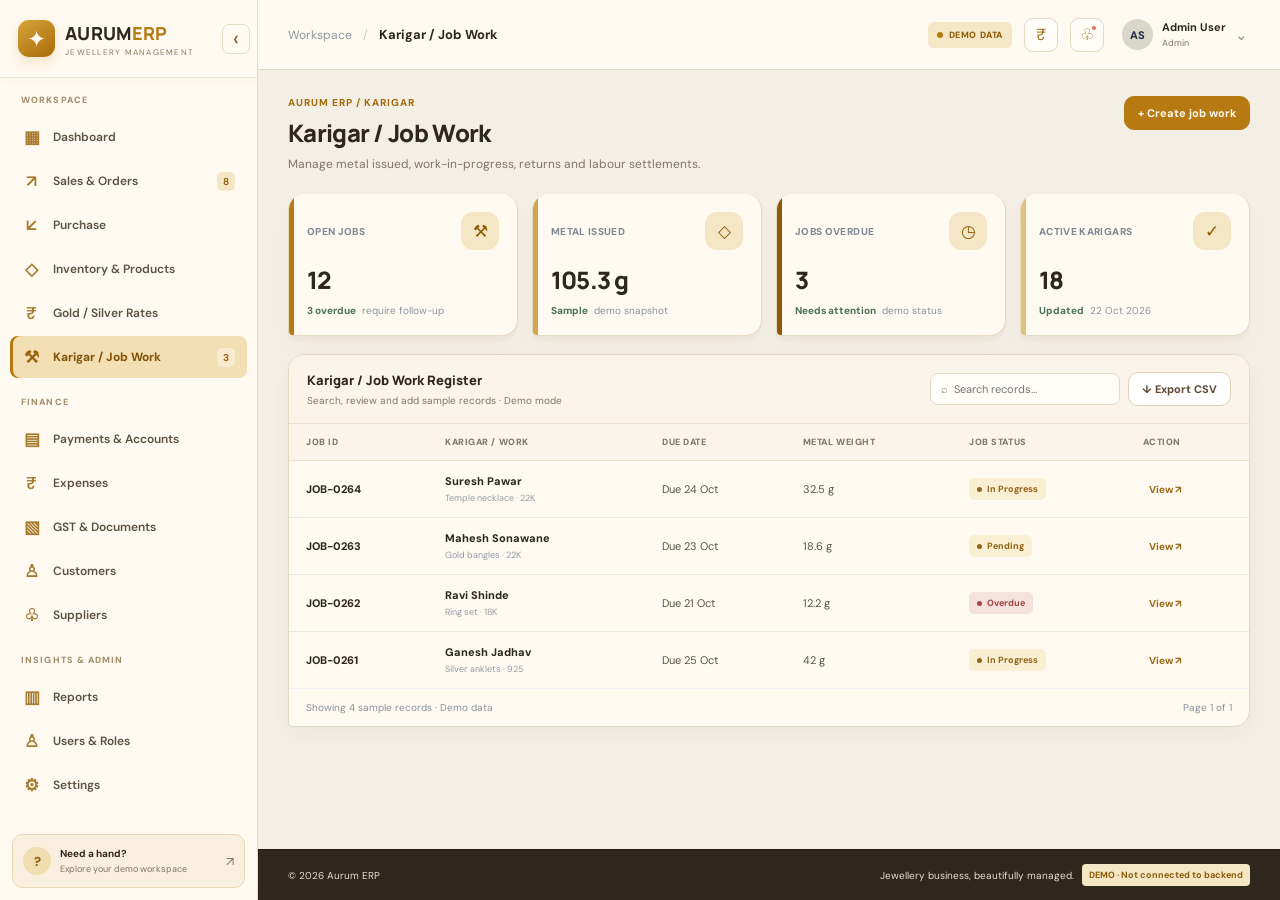
<file: karigar/karigar.html>
<!DOCTYPE html>
<html lang="en">
<head>
<meta charset="UTF-8"><meta name="viewport" content="width=device-width, initial-scale=1.0">
<title>Jewellery ERP | Demo Dashboard</title>
<link rel="stylesheet" href="../assets/css/dashboard.css">
<script defer src="../assets/js/nav-sidebar.js"></script>
</head>
<body>
<div class="mobile-overlay" id="mobileOverlay"></div>
<aside class="sidebar" id="sidebar">
  <div class="brand">
    <div class="brand-mark">✦</div><div class="brand-text"><strong>AURUM<span>ERP</span></strong><small>JEWELLERY MANAGEMENT</small></div>
    <button class="collapse" id="collapseBtn" title="Collapse sidebar">‹</button>
  </div>
  <nav id="navigation">
    <div class="nav-label">WORKSPACE</div>
    <button class="nav-item active" data-page="dashboard"><span>▦</span> Dashboard</button>
    <button class="nav-item" data-page="sales"><span>↗</span> Sales & Orders <em>8</em></button>
    <button class="nav-item" data-page="purchase"><span>↙</span> Purchase</button>
    <button class="nav-item" data-page="inventory"><span>◇</span> Inventory & Products</button>
    <button class="nav-item" data-page="rates"><span>₹</span> Gold / Silver Rates</button>
    <button class="nav-item" data-page="karigar"><span>⚒</span> Karigar / Job Work <em class="orange">3</em></button>
    <div class="nav-label">FINANCE</div>
    <button class="nav-item" data-page="payments"><span>▤</span> Payments & Accounts</button>
    <button class="nav-item" data-page="expenses"><span>₹</span> Expenses</button>
    <button class="nav-item" data-page="gst"><span>▧</span> GST & Documents</button>
    <button class="nav-item" data-page="customers"><span>♙</span> Customers</button>
    <button class="nav-item" data-page="suppliers"><span>♧</span> Suppliers</button>
    <div class="nav-label">INSIGHTS & ADMIN</div>
    <button class="nav-item" data-page="reports"><span>▥</span> Reports</button>
    <button class="nav-item" data-page="users"><span>♙</span> Users & Roles</button>
    <button class="nav-item" data-page="settings"><span>⚙</span> Settings</button>
  </nav>
  <div class="sidebar-bottom"><div class="help-icon">?</div><div><b>Need a hand?</b><small>Explore your demo workspace</small></div><span>↗</span></div>
</aside>
<div class="main-area">
<header class="topbar">
  <button class="mobile-menu" id="mobileMenu">☰</button>
  <div class="breadcrumbs"><span>Workspace</span><b>/</b><strong id="crumbTitle">Dashboard</strong></div>
  <div class="top-actions"><span class="demo-pill"><i></i> DEMO DATA</span><button class="icon-btn" id="rateTop" title="Today's rates">₹</button><button class="icon-btn notification" id="notifyBtn" title="Notifications">♧<i></i></button><div class="top-user-wrap"><button class="top-user" id="adminMenuToggle" type="button" aria-haspopup="true" aria-expanded="false"><div class="avatar small">AS</div><div><b>Admin User</b><small>Admin</small></div><span class="admin-chevron">⌄</span></button><div class="admin-dropdown" id="adminDropdown" hidden><div class="admin-dropdown-head"><b>Admin User</b><small>Administrator</small></div><button type="button" id="logoutButton" class="admin-logout"><span>↪</span> Logout</button></div></div></div>
</header>
<main class="content" id="content"></main>
<footer>© 2026 Aurum ERP <span>Jewellery business, beautifully managed.</span><b>DEMO · Not connected to backend</b></footer>
</div>
<div class="toast" id="toast"></div>
<div class="modal-backdrop" id="modalBackdrop">
  <div class="modal"><div class="modal-head"><div><h3 id="modalTitle">Add record</h3><p>Demo mode · changes stay in this browser session</p></div><button id="modalClose">×</button></div><form id="recordForm"><div id="modalFields" class="form-grid"></div><div class="modal-actions"><button type="button" class="btn secondary" id="cancelModal">Cancel</button><button class="btn primary" type="submit">Save demo record</button></div></form></div>
</div>
<script>window.addEventListener("DOMContentLoaded",()=>{document.querySelectorAll(".nav-item").forEach(b=>b.classList.toggle("active",b.dataset.page==="karigar"));});</script>
<script>
const $=s=>document.querySelector(s), $$=s=>[...document.querySelectorAll(s)];
const money=n=>'₹'+Number(n).toLocaleString('en-IN');
const today='22 Oct 2026';
const data={
sales:[
{ref:'INV-2026-1042',name:'Meera Joshi',detail:'Gold necklace · 22K',date:'22 Oct 2026',amount:184500,status:'Paid'},
{ref:'SO-2026-1041',name:'Shree Ganesh Jewellers',detail:'Wholesale · 8 items',date:'22 Oct 2026',amount:326000,status:'Pending'},
{ref:'INV-2026-1040',name:'Rohan Kulkarni',detail:'Gold ring · 18K',date:'21 Oct 2026',amount:42800,status:'Paid'},
{ref:'SO-2026-1039',name:'Anaya Patil',detail:'Silver anklets · 925',date:'21 Oct 2026',amount:12800,status:'In Progress'},
{ref:'INV-2026-1038',name:'Kavita Deshmukh',detail:'Gold bangles · 22K',date:'20 Oct 2026',amount:97200,status:'Delivered'},
{ref:'SO-2026-1037',name:'Omkar Gold House',detail:'Wholesale · 12 items',date:'20 Oct 2026',amount:418000,status:'Confirmed'}],
purchase:[
{ref:'PUR-2026-0261',name:'Shree Gold Traders',detail:'Gold bullion · 24K',date:'22 Oct 2026',amount:528000,status:'Pending'},
{ref:'PUR-2026-0260',name:'Silverline Metals',detail:'Silver grain · 999',date:'21 Oct 2026',amount:86200,status:'Completed'},
{ref:'PUR-2026-0259',name:'Mahalaxmi Stones',detail:'Gemstones & findings',date:'20 Oct 2026',amount:46500,status:'Processing'},
{ref:'PUR-2026-0258',name:'Raj Refinery',detail:'Recycled gold · 22K',date:'19 Oct 2026',amount:274000,status:'Completed'}],
inventory:[
{ref:'AU-RNG-2201',name:'Classic Gold Ring',detail:'Gold · 22K · 3.8 g',date:'Main Showroom',amount:24,status:'In Stock'},
{ref:'AU-NCK-1805',name:'Temple Necklace',detail:'Gold · 22K · 28.4 g',date:'Vault A',amount:6,status:'Low Stock'},
{ref:'AG-ANK-9250',name:'Silver Anklets',detail:'Silver · 925 · 42 g',date:'Main Showroom',amount:38,status:'In Stock'},
{ref:'AU-BNG-2208',name:'Gold Bangles',detail:'Gold · 22K · 18.6 g',date:'Workshop',amount:0,status:'Low Stock'},
{ref:'AG-CHM-9251',name:'Silver Chain',detail:'Silver · 925 · 16 g',date:'Main Showroom',amount:52,status:'In Stock'},
{ref:'AU-ER-1809',name:'Diamond Stud Earrings',detail:'Gold · 18K · 4.2 g',date:'Vault A',amount:12,status:'In Stock'}],
karigar:[
{ref:'JOB-0264',name:'Suresh Pawar',detail:'Temple necklace · 22K',date:'Due 24 Oct',amount:32.5,status:'In Progress'},
{ref:'JOB-0263',name:'Mahesh Sonawane',detail:'Gold bangles · 22K',date:'Due 23 Oct',amount:18.6,status:'Pending'},
{ref:'JOB-0262',name:'Ravi Shinde',detail:'Ring set · 18K',date:'Due 21 Oct',amount:12.2,status:'Overdue'},
{ref:'JOB-0261',name:'Ganesh Jadhav',detail:'Silver anklets · 925',date:'Due 25 Oct',amount:42,status:'In Progress'}],
payments:[
{ref:'PAY-0871',name:'Meera Joshi',detail:'Customer receipt · UPI',date:'22 Oct 2026',amount:184500,status:'Paid'},
{ref:'PAY-0870',name:'Silverline Metals',detail:'Supplier payment · NEFT',date:'21 Oct 2026',amount:50000,status:'Paid'},
{ref:'PAY-0869',name:'Shree Ganesh Jewellers',detail:'Customer advance · Bank',date:'21 Oct 2026',amount:75000,status:'Pending'},
{ref:'PAY-0868',name:'Suresh Pawar',detail:'Karigar labour · Cash',date:'20 Oct 2026',amount:12500,status:'Paid'}],
customers:[
{ref:'CUS-0018',name:'Meera Joshi',detail:'Retail · Pune',date:'Joined 2025',amount:0,status:'Active'},
{ref:'CUS-0017',name:'Shree Ganesh Jewellers',detail:'Wholesale · Pimpri',date:'Joined 2024',amount:326000,status:'Pending'},
{ref:'CUS-0016',name:'Rohan Kulkarni',detail:'Retail · Chinchwad',date:'Joined 2025',amount:0,status:'Active'},
{ref:'CUS-0015',name:'Omkar Gold House',detail:'Wholesale · Pune',date:'Joined 2023',amount:418000,status:'Overdue'},
{ref:'CUS-0014',name:'Anaya Patil',detail:'Retail · Nigdi',date:'Joined 2026',amount:12800,status:'Pending'}],
suppliers:[
{ref:'SUP-0012',name:'Shree Gold Traders',detail:'Gold bullion · Pune',date:'Terms: 15 days',amount:528000,status:'Pending'},
{ref:'SUP-0011',name:'Silverline Metals',detail:'Silver supplier · Mumbai',date:'Terms: 30 days',amount:36200,status:'Active'},
{ref:'SUP-0010',name:'Mahalaxmi Stones',detail:'Stones & findings · Pune',date:'Terms: 15 days',amount:46500,status:'Pending'},
{ref:'SUP-0009',name:'Raj Refinery',detail:'Gold refining · Mumbai',date:'Terms: 7 days',amount:0,status:'Active'}],
gst:[
{ref:'GST-1042',name:'Meera Joshi',detail:'Sales tax invoice',date:'22 Oct 2026',amount:184500,status:'Completed'},
{ref:'GST-1038',name:'Kavita Deshmukh',detail:'Sales tax invoice',date:'20 Oct 2026',amount:97200,status:'Completed'},
{ref:'GST-P261',name:'Shree Gold Traders',detail:'Purchase invoice',date:'22 Oct 2026',amount:528000,status:'Pending'}],
expenses:[
{ref:'EXP-2026-0184',name:'Showroom Electricity',detail:'Utilities · Main Showroom',date:'22 Oct 2026',amount:8450,status:'Paid'},
{ref:'EXP-2026-0183',name:'Workshop Supplies',detail:'Consumables · Workshop',date:'21 Oct 2026',amount:12600,status:'Pending'},
{ref:'EXP-2026-0182',name:'Courier & Delivery',detail:'Logistics · Dispatch',date:'20 Oct 2026',amount:2350,status:'Paid'}]
};
// Keep demo records between page refreshes; storage errors should never break the UI.
try { const saved = JSON.parse(localStorage.getItem('aurumDemoRecords') || '{}'); Object.keys(saved).forEach(k => { if (Array.isArray(saved[k])) data[k] = saved[k]; }); } catch (e) { console.warn('Demo storage unavailable; using sample data.', e); }
function saveDemoData(){ try { localStorage.setItem('aurumDemoRecords', JSON.stringify(data)); } catch(e) { console.warn('Could not persist demo records.', e); } }
const meta={
dashboard:{title:'Dashboard',desc:'Here’s what’s happening with your jewellery business today.',button:'Download report'},
sales:{title:'Sales & Orders',desc:'Manage customer orders, invoices, deliveries and returns.',button:'+ Create sales order'},
purchase:{title:'Purchase Management',desc:'Track suppliers, purchase orders, goods receipts and bills.',button:'+ New purchase'},
inventory:{title:'Inventory & Products',desc:'Track jewellery by SKU, tag, metal, purity, weight and location.',button:'+ Add product'},
rates:{title:'Gold / Silver Rates',desc:'Manage daily metal rates and review rate history.',button:'+ Update rates'},
karigar:{title:'Karigar / Job Work',desc:'Manage metal issued, work-in-progress, returns and labour settlements.',button:'+ Create job work'},
payments:{title:'Payments & Accounts',desc:'Track customer receipts, supplier payments, expenses and balances.',button:'+ Record payment'},
gst:{title:'GST & Documents',desc:'Review tax invoices, purchase documents and compliance summaries.',button:'+ Create document'},
customers:{title:'Customers',desc:'Manage retail and wholesale customers, credit terms and outstanding balances.',button:'+ Add customer'},
suppliers:{title:'Suppliers',desc:'Maintain supplier details, payment terms and outstanding balances.',button:'+ Add supplier'},
reports:{title:'Reports & Analytics',desc:'Review sales, stock, metal custody and business performance.',button:'Export report'},
users:{title:'Users & Roles',desc:'Manage team access and permissions by role.',button:'+ Add user'},
settings:{title:'Settings',desc:'Configure company details, branches, document numbering and preferences.',button:'Save settings'},
expenses:{title:'Expenses',desc:'Record operating costs and review business expenses by category.',button:'+ Add expense'}
};
const columns={
sales:['Reference','Customer / Order','Date','Total Amount','Status'],
purchase:['Purchase Ref.','Supplier / Items','Date','Total Amount','Status'],
inventory:['SKU / Tag','Product Details','Location','Available Qty','Stock Status'],
karigar:['Job ID','Karigar / Work','Due Date','Metal Weight','Job Status'],
payments:['Payment Ref.','Party / Method','Date','Amount','Status'],
customers:['Customer ID','Customer / Type','Relationship','Outstanding','Status'],
suppliers:['Supplier ID','Supplier / Category','Terms','Outstanding','Status'],
gst:['Document ID','Party / Document','Date','Taxable / Total','Status'],
expenses:['Expense ID','Expense / Category','Date','Amount','Status']
};
const iconBy={sales:'↗',purchase:'↙',inventory:'◇',rates:'₹',karigar:'⚒',payments:'▤',gst:'▧',customers:'♙',suppliers:'♧',reports:'▥',users:'♙',settings:'⚙',expenses:'₹'};
function statusClass(s){let x=s.toLowerCase().replaceAll(' ','-');if(['in-stock','paid','completed','delivered','active'].includes(x))return x;if(['pending','in-progress','processing','low-stock','confirmed','ready'].includes(x))return x;if(['overdue','cancelled','low'].includes(x))return x;return 'draft'}
function tableHTML(key,rows=data[key]||[]){let heads=columns[key]||['Reference','Name','Details','Value','Status'];return `<div class="table-wrap"><table><thead><tr>${heads.map(h=>`<th>${h}</th>`).join('')}<th>Action</th></tr></thead><tbody>${rows.map((r,i)=>`<tr><td><div class="main-cell">${r.ref}</div></td><td><div class="main-cell">${r.name}</div><div class="sub-cell">${r.detail}</div></td><td>${r.date}</td><td>${key==='inventory'?r.amount+' pcs':key==='karigar'?r.amount+' g':money(r.amount)}</td><td><span class="status ${statusClass(r.status)}">${r.status}</span></td><td><button class="text-link row-view" data-key="${key}" data-index="${i}">View ↗</button></td></tr>`).join('')}</tbody></table></div><div class="table-footer"><span>Showing ${rows.length} sample records · Demo data</span><span>Page 1 of 1</span></div>`}
function pageHead(key){let m=meta[key];return `<div class="page-head"><div><div class="eyebrow">AURUM ERP / ${key==='dashboard'?'OVERVIEW':key.toUpperCase()}</div><h1>${m.title}</h1><p>${m.desc}</p></div><div class="head-actions">${key==='dashboard'?'<button class="btn secondary" id="dateBtn">▦ &nbsp; Oct 2026</button>':''}<button class="btn primary" id="primaryAction">${m.button}</button></div></div>`}
function stat(label,value,icon,trend,foot,accent='var(--primary)'){return `<div class="stat-card" style="border-top-color:${accent}"><div class="stat-top"><span class="stat-label">${label}</span><span class="stat-icon">${icon}</span></div><div class="stat-value">${value}</div><div class="stat-bottom"><span class="trend">${trend}</span><span>${foot}</span></div></div>`}
function dashboard(){return `${pageHead('dashboard')}<div class="stats">${stat("Today's Sales",money(684500),'↗','↑ 12.8%','vs yesterday')}${stat('Gold Stock','2.48 kg','◇','↑ 4.2%','vs last month','var(--blue)')}${stat('Customer Dues',money(742800),'♙','6 invoices','need follow-up','#d99a35')}${stat('Active Job Work','12 jobs','⚒','3 overdue','karigar follow-up','#c77a65')}</div>
<div class="dashboard-grid"><section class="panel"><div class="panel-head"><div><h2>Sales Overview</h2><p>Revenue trend · October 2026</p></div><div class="chart-legend"><span><i class="dot" style="background:#6da84c"></i>Sales</span><span><i class="dot" style="background:#1985bf"></i>Purchases</span></div></div><div class="panel-body"><svg class="chart" viewBox="0 0 600 220" preserveAspectRatio="none"><g stroke="#edf0f2" stroke-width="1"><path d="M40 25H590 M40 65H590 M40 105H590 M40 145H590 M40 185H590"/></g><g><text x="0" y="29">₹8L</text><text x="0" y="69">₹6L</text><text x="0" y="109">₹4L</text><text x="0" y="149">₹2L</text><text x="0" y="189">₹0</text></g><path d="M40 150 L90 124 L140 138 L190 92 L240 106 L290 63 L340 80 L390 48 L440 76 L490 35 L540 54 L585 28 L585 185 L40 185Z" fill="#6da84c" opacity=".10"/><polyline points="40,150 90,124 140,138 190,92 240,106 290,63 340,80 390,48 440,76 490,35 540,54 585,28" fill="none" stroke="#6da84c" stroke-width="3" stroke-linejoin="round" stroke-linecap="round"/><polyline points="40,166 90,153 140,158 190,135 240,142 290,116 340,126 390,104 440,120 490,91 540,103 585,83" fill="none" stroke="#1985bf" stroke-width="2.5" stroke-linejoin="round" stroke-linecap="round"/><g><text x="35" y="210">01 Oct</text><text x="140" y="210">05 Oct</text><text x="245" y="210">10 Oct</text><text x="350" y="210">15 Oct</text><text x="455" y="210">20 Oct</text><text x="550" y="210">22 Oct</text></g></svg></div></section>
<section class="panel"><div class="panel-head"><div><h2>Today's Metal Rates</h2><p>Indicative demo rates · per gram</p></div><button class="text-link" data-goto="rates">View rates ↗</button></div><div class="panel-body"><div class="rate-list"><div class="rate-row"><div class="metal-badge">Au</div><div class="rate-name"><b>Gold 24K</b><small>999 purity</small></div><div class="rate-price">₹13,180<small>↑ 0.42%</small></div></div><div class="rate-row"><div class="metal-badge">Au</div><div class="rate-name"><b>Gold 22K</b><small>916 purity</small></div><div class="rate-price">₹12,082<small>↑ 0.38%</small></div></div><div class="rate-row"><div class="metal-badge silver">Ag</div><div class="rate-name"><b>Silver 999</b><small>Fine silver</small></div><div class="rate-price">₹168.50<small>↑ 0.21%</small></div></div><div class="rate-row"><div class="metal-badge silver">Ag</div><div class="rate-name"><b>Silver 925</b><small>Sterling</small></div><div class="rate-price">₹155.85<small>↑ 0.18%</small></div></div></div><button class="btn secondary" style="width:100%;margin-top:8px" data-goto="rates">Manage daily rates →</button></div></section></div>
<div class="dashboard-grid"><section class="panel"><div class="panel-head"><div><h2>Recent Sales & Orders</h2><p>Latest activity across your showroom</p></div><button class="text-link" data-goto="sales">View all ↗</button></div>${tableHTML('sales',data.sales.slice(0,4))}</section><section class="panel"><div class="panel-head"><div><h2>Quick Actions</h2><p>Common tasks for your team</p></div></div><div class="panel-body"><div class="quick-actions"><button class="quick-action" data-add="sales"><span class="quick-icon">＋</span><span><b>New Sales Order</b><small>Create customer order</small></span></button><button class="quick-action" data-add="purchase"><span class="quick-icon">↙</span><span><b>Record Purchase</b><small>Receive new goods</small></span></button><button class="quick-action" data-add="inventory"><span class="quick-icon">◇</span><span><b>Add Product</b><small>Update stock catalogue</small></span></button><button class="quick-action" data-add="karigar"><span class="quick-icon">⚒</span><span><b>Assign Job Work</b><small>Issue metal to karigar</small></span></button></div><div style="margin-top:20px"><div class="panel-head" style="padding:0 0 12px;border:0"><div><h2>Attention Needed</h2><p>Items that may need your review</p></div></div><div class="alert-list"><div class="alert-item"><div class="alert-symbol">!</div><div><b>3 overdue karigar jobs</b><p>Review metal reconciliation and expected return dates.</p></div></div><div class="alert-item"><div class="alert-symbol">₹</div><div><b>Customer payments pending</b><p>6 invoices have outstanding balances.</p></div></div><div class="alert-item"><div class="alert-symbol">◇</div><div><b>2 products are low on stock</b><p>Check replenishment or production needs.</p></div></div></div></div></div></section></div>`}
function genericPage(key){let m=meta[key];if(key==='rates')return `${pageHead(key)}<div class="stats">${stat('Gold 24K','₹13,180/g','Au','↑ 0.42%','today')}${stat('Gold 22K','₹12,082/g','Au','↑ 0.38%','today','var(--blue)')}${stat('Silver 999','₹168.50/g','Ag','↑ 0.21%','today','#d99a35')}${stat('Silver 925','₹155.85/g','Ag','↑ 0.18%','today','#c77a65')}</div><div class="page-columns"><section class="panel"><div class="panel-head"><div><h2>Metal Rate History</h2><p>Sample rates effective 22 October 2026</p></div><button class="btn secondary" id="exportBtn">Export CSV</button></div><div class="table-wrap"><table><thead><tr><th>Metal</th><th>Purity</th><th>Rate / Gram</th><th>Effective Date</th><th>Updated By</th><th>Status</th></tr></thead><tbody><tr><td>Gold</td><td>24K / 999</td><td>₹13,180.00</td><td>22 Oct 2026</td><td>Aarav Shah</td><td><span class="status active">Current</span></td></tr><tr><td>Gold</td><td>22K / 916</td><td>₹12,082.00</td><td>22 Oct 2026</td><td>Aarav Shah</td><td><span class="status active">Current</span></td></tr><tr><td>Silver</td><td>999</td><td>₹168.50</td><td>22 Oct 2026</td><td>Aarav Shah</td><td><span class="status active">Current</span></td></tr><tr><td>Silver</td><td>925</td><td>₹155.85</td><td>22 Oct 2026</td><td>Aarav Shah</td><td><span class="status active">Current</span></td></tr></tbody></table></div></section><section class="panel"><div class="panel-head"><div><h2>Rate Policy</h2><p>Demo configuration</p></div></div><div class="panel-body"><div class="alert-list"><div class="alert-item"><div class="quick-icon">✓</div><div><b>Rate history enabled</b><p>Previous rates remain available for audit.</p></div></div><div class="alert-item"><div class="quick-icon">✓</div><div><b>Approval for overrides</b><p>Sales rate overrides require manager approval.</p></div></div><div class="alert-item"><div class="quick-icon">!</div><div><b>Verify live market rates</b><p>These values are fictional demo data, not live rates.</p></div></div></div></div></section></div>`;
if(key==='reports')return `${pageHead(key)}<div class="stats">${stat('Gross Sales',money(4826500),'↗','↑ 8.4%','vs last month')}${stat('Purchases',money(3268000),'↙','↑ 3.1%','vs last month','var(--blue)')}${stat('Estimated Margin',money(618400),'◈','12.8%','demo estimate','#d99a35')}${stat('Open Receivables',money(742800),'₹','6 invoices','pending','#c77a65')}</div><div class="dashboard-grid"><section class="panel"><div class="panel-head"><div><h2>Business Summary</h2><p>Monthly totals · illustrative sample data</p></div><button class="btn secondary" id="exportBtn">Export CSV</button></div>${tableHTML('sales',data.sales.slice(0,5))}</section><section class="panel"><div class="panel-head"><div><h2>Report Categories</h2><p>Choose a report area</p></div></div><div class="panel-body"><div class="quick-actions"><button class="quick-action" data-goto="sales"><span class="quick-icon">↗</span><span><b>Sales Report</b><small>Daily / monthly sales</small></span></button><button class="quick-action" data-goto="inventory"><span class="quick-icon">◇</span><span><b>Stock Report</b><small>Purity and location</small></span></button><button class="quick-action" data-goto="karigar"><span class="quick-icon">⚒</span><span><b>Karigar Ledger</b><small>Metal balance and jobs</small></span></button><button class="quick-action" data-goto="payments"><span class="quick-icon">₹</span><span><b>Outstanding</b><small>Receivables and payables</small></span></button></div></div></section></div>`;
if(key==='users')return `${pageHead(key)}<div class="stats">${stat('Total Users','08','♙','6 active','team members')}${stat('Super Admin','01','⚙','Full access','role','var(--blue)')}${stat('Operational Roles','06','▤','Role-based','permissions','#d99a35')}${stat('MFA Status','Optional','✓','Demo only','not configured','#c77a65')}</div><section class="panel"><div class="panel-head"><div><h2>Team Access</h2><p>Example users and role permissions</p></div><button class="btn secondary" id="exportBtn">Export CSV</button></div><div class="table-wrap"><table><thead><tr><th>User</th><th>Role</th><th>Access Scope</th><th>Last Active</th><th>Status</th><th>Action</th></tr></thead><tbody>${[['Aarav Shah','Super Admin','All modules','Today','Active'],['Priya Kulkarni','Accountant','Accounts, GST, Reports','Today','Active'],['Rahul Patil','Salesperson / Cashier','Customers, Sales','Today','Active'],['Nitin Jadhav','Inventory Manager','Inventory, Stock Ledger','Yesterday','Active'],['Suresh Pawar','Karigar User','Assigned job work only','21 Oct','Active']].map((r,i)=>`<tr><td><div class="main-cell">${r[0]}</div><div class="sub-cell">user${i+1}@aurum.demo</div></td><td>${r[1]}</td><td>${r[2]}</td><td>${r[3]}</td><td><span class="status active">${r[4]}</span></td><td><button class="text-link" data-toast="Demo user details opened">View ↗</button></td></tr>`).join('')}</tbody></table></div></section>`;
if(key==='settings')return `${pageHead(key)}<div class="page-columns"><section class="panel"><div class="panel-head"><div><h2>Company Profile</h2><p>Basic business configuration</p></div></div><form id="settingsForm" class="form-grid"><div class="field"><label>Company Name</label><input value="Aurum Jewellers"></div><div class="field"><label>Financial Year</label><select><option>2026–2027</option><option>2025–2026</option></select></div><div class="field"><label>GSTIN (Demo)</label><input value="27AAAAA0000A1Z5"></div><div class="field"><label>Default Branch</label><select><option>Main Showroom — Pune</option><option>Workshop — Chinchwad</option></select></div><div class="field"><label>Document Prefix</label><input value="AUR"></div><div class="field"><label>Default Currency</label><select><option>INR — Indian Rupee</option></select></div><div class="field full"><label>Address</label><textarea>Pune, Maharashtra, India (demo address)</textarea></div><div class="field full"><button class="btn primary" type="submit">Save demo settings</button></div></form></section><section class="panel"><div class="panel-head"><div><h2>System Preferences</h2><p>Demo configuration</p></div></div><div class="panel-body"><div class="alert-list"><div class="alert-item"><div class="quick-icon">✓</div><div><b>Role-based access</b><p>Restrict sensitive actions by role.</p></div></div><div class="alert-item"><div class="quick-icon">✓</div><div><b>Audit trail</b><p>Keep changes and approvals traceable.</p></div></div><div class="alert-item"><div class="alert-symbol">!</div><div><b>Backend not connected</b><p>Settings on this screen are for visual demo only.</p></div></div></div></div></section></div>`;
let rows=data[key]||[];
return `${pageHead(key)}<div class="stats">${key==='sales'?stat('Orders This Month','126','↗','↑ 9.6%','vs last month'):key==='purchase'?stat('Purchase Orders','42','↙','↑ 4.2%','this month'):key==='inventory'?stat('Unique Products','486','◇','12 low stock','items need review'):key==='karigar'?stat('Open Jobs','12','⚒','3 overdue','require follow-up'):key==='payments'?stat('Collected Today',money(234500),'₹','↑ 6.8%','vs yesterday'):key==='customers'?stat('Total Customers','1,248','♙','38 new','this month'):key==='suppliers'?stat('Active Suppliers','42','♧','5 pending','payment review'):stat('Documents','218','▧','14 pending','review')}${stat(key==='inventory'?'Total Pieces':key==='karigar'?'Metal Issued':'Outstanding',key==='inventory'?'1,842 pcs':key==='karigar'?'105.3 g':money(key==='sales'?742800:key==='purchase'?684200:key==='payments'?742800:key==='customers'?756800:key==='suppliers'?610700:528000),'◇','Sample','demo snapshot','var(--blue)')}${stat(key==='purchase'?'Awaiting Receipt':key==='sales'?'Pending Orders':key==='inventory'?'Low Stock Items':key==='karigar'?'Jobs Overdue':key==='payments'?'Pending Payments':key==='customers'?'Credit Customers':key==='suppliers'?'Payment Due':'Pending Review',key==='inventory'?'2':key==='karigar'?'3':key==='sales'?'8':key==='purchase'?'4':'6','◷','Needs attention','demo status','#d99a35')}${stat(key==='inventory'?'Stock Locations':key==='karigar'?'Active Karigars':key==='customers'?'Wholesale Clients':'Completed This Month',key==='inventory'?'3':key==='karigar'?'18':key==='customers'?'84':'94','✓','Updated','22 Oct 2026','#c77a65')}</div><section class="panel"><div class="panel-head"><div><h2>${m.title} Register</h2><p>Search, review and add sample records · Demo mode</p></div><div class="table-tools"><input class="search-box" id="tableSearch" placeholder="⌕  Search records..."><button class="btn secondary" id="exportBtn">↓ Export CSV</button></div></div><div id="tableContent">${tableHTML(key,rows)}</div></section>`;
}
function salesOrderPage(){return `${pageHead('sales')}<div class="stats">${stat('Orders This Month','126','↗','↑ 9.6%','vs last month')}${stat('Pending Orders','08','◷','Needs attention','order status','var(--blue)')}${stat('Advance Received',money(480000),'₹','This month','demo data','#d99a35')}${stat('Ready for Delivery','18','✓','Awaiting pickup','demo data','#c77a65')}</div><div class="panel"><div class="panel-head"><div><h2>Sales Order Register</h2><p>Manage ready-stock and custom jewellery orders</p></div><div class="table-tools"><input class="search-box" id="tableSearch" placeholder="Search order, customer..." aria-label="Search sales orders"></div></div><div class="table-wrap"><table class="sales-orders-table sales-register-table"><thead><tr><th>Order No.</th><th>Customer</th><th>Type</th><th>Order Date</th><th>Items</th><th>Total</th><th>Advance</th><th>Balance</th><th>Delivery</th><th>Status</th><th>Actions</th></tr></thead><tbody id="salesOrderRows">${(data.sales||[]).map((r,i)=>salesOrderRow(r,i)).join('')}</tbody></table></div><div class="table-footer"><span id="salesOrderCount">Showing ${(data.sales||[]).length} orders · Demo data</span><span>Use the action icons to view, update, or delete an order.</span></div></div>`}
function salesOrderRow(r,i){const advance=Number(r.advance??Math.round((r.amount||0)*.25));const balance=Number(r.balance??Math.max(0,(r.amount||0)-advance));return `<tr><td><b>${r.ref}</b></td><td><div class="main-cell">${r.name}</div><div class="sub-cell">${r.detail||'Jewellery order'}</div></td><td>${r.orderType|| (i%2?'Custom':'Ready Stock')}</td><td>${r.date||'—'}</td><td>${r.quantity|| (i%2?2:1)}</td><td>${money(r.amount||0)}</td><td>${money(advance)}</td><td>${money(balance)}</td><td>${r.deliveryDate||'05 Nov 2026'}</td><td><span class="status ${statusClass(r.status||'Draft')}">${r.status||'Draft'}</span></td><td><div class="row-actions"><button class="action-icon" type="button" title="View order" aria-label="View order" data-order-action="view" data-order-index="${i}"><svg viewBox="0 0 24 24" aria-hidden="true"><path d="M2 12s3.5-7 10-7 10 7 10 7-3.5 7-10 7S2 12 2 12Z"/><circle cx="12" cy="12" r="3"/></svg></button><button class="action-icon" type="button" title="Edit order" aria-label="Edit order" data-order-action="update" data-order-index="${i}"><svg viewBox="0 0 24 24" aria-hidden="true"><path d="M12 20h9"/><path d="m16.5 3.5 4 4L8 20l-5 1 1-5Z"/></svg></button><button class="action-icon danger" type="button" title="Delete order" aria-label="Delete order" data-order-action="delete" data-order-index="${i}"><svg viewBox="0 0 24 24" aria-hidden="true"><path d="M3 6h18M8 6V4h8v2m3 0-1 14H6L5 6m4 4v6m6-6v6"/></svg></button></div></td></tr>`}
function detailedOrderModal(){
const fields=[
['Order Type','select','Ready Stock,Custom Jewellery'],['Order Priority','select','Normal,Urgent'],['Order Date','date',''],['Expected Delivery Date','date',''],
['Customer Name','text',''],['Customer ID / Code','text',''],['Customer Type','select','Retail,Wholesale,B2B,B2C'],['Mobile Number','tel',''],['Email','email',''],['GSTIN / PAN (if applicable)','text',''],['Billing Address','textarea',''],['Delivery Address','textarea',''],['Branch / Showroom','text','Main Showroom'],['Salesperson','text','Aarav Shah'],['Sales Channel','select','Showroom,Online,Phone,WhatsApp,Wholesale'],
['Product Name / SKU','text',''],['Category','select','Ring,Necklace,Chain,Bracelet,Earrings,Bangle,Anklet,Coin,Other'],['Metal Type','select','Gold,Silver,Platinum'],['Purity','select','24K / 999,22K / 916,18K / 750,14K / 585,925 Silver,999 Silver'],['Barcode / Tag Number','text',''],['Quantity (pcs)','number','1'],['Gross Weight (g)','number',''],['Stone Weight (g)','number','0'],['Other Non-metal Weight (g)','number','0'],
['Metal Rate per Gram (₹)','number',''],['Rate Source','select','Manual Demo Rate,API Rate'],['Making Charge Type','select','Per Gram,Percentage,Fixed'],['Making Charge Rate','number',''],['Wastage (%)','number','0'],['Stone Amount (₹)','number','0'],['Engraving / Other Charges (₹)','number','0'],['Item Discount (₹)','number','0'],['Order Discount (₹)','number','0'],['GST (%)','number','3'],
['Advance Amount (₹)','number','0'],['Payment Mode','select','Cash,UPI,Card,Bank Transfer,NEFT,Cheque'],['Transaction Reference / UTR','text',''],['Payment Status','select','Unpaid,Partially Paid,Paid,Refunded'],['Order Status','select','Draft,Confirmed,Pending Stock,In Production,Ready,Partially Delivered,Delivered,Cancelled'],['Stock Reservation','select','Reserve Available Stock,Pending Stock Check,Custom Production Required'],['Delivery Method','select','Store Pickup,Home Delivery,Courier'],['Special Instructions','textarea',''],['Internal Notes','textarea','']
];
$('#modalTitle').textContent='Create Detailed Sales Order';
$('#modalFields').innerHTML=`<div class="field full"><h3>1. Order & Customer Details</h3></div>`+fields.map((f,i)=>{let section=i===15?'<div class="field full"><h3>2. Jewellery Item & Weight Details</h3></div>':i===24?'<div class="field full"><h3>3. Rate, Making, Wastage & Tax</h3></div>':i===34?'<div class="field full"><h3>4. Payment, Stock & Delivery</h3></div>':'';let inp=f[1]==='select'?`<select name="f${i}" ${[2,3].includes(i)?'':' '}>${f[2].split(',').map(x=>`<option>${x}</option>`).join('')}</select>`:f[1]==='textarea'?`<textarea name="f${i}" placeholder="Enter ${f[0]}">${f[2]}</textarea>`:`<input name="f${i}" type="${f[1]}" ${f[1]==='number'?'min="0" step="0.001"':''} value="${f[2]}" placeholder="Enter ${f[0]}">`;let full=[10,11,41,42].includes(i);return section+`<div class="field ${full?'full':''}"><label>${f[0]}</label>${inp}</div>`}).join('')+`<div class="field full"><div class="alert-item"><div class="alert-symbol">₹</div><div><b>Order price calculation</b><p id="orderCalcPreview">Enter gross weight and rate to calculate estimate. Demo rates are not live.</p></div></div></div>`;
const form=$('#recordForm');$('#modalBackdrop').classList.add('show');document.body.classList.add('modal-open');
const val=n=>Number(form.querySelector(`[name="f${n}"]`)?.value||0);
const calc=()=>{const net=Math.max(0,val(21)-val(22)-val(23));const metal=net*val(24);const type=form.querySelector('[name="f26"]')?.value;const making=type==='Per Gram'?net*val(27):type==='Percentage'?metal*val(27)/100:val(27);const wastage=metal*val(28)/100;const subtotal=Math.max(0,metal+making+wastage+val(29)+val(30)-val(31)-val(32));const tax=subtotal*val(33)/100;const total=subtotal+tax;const advance=val(34);$('#orderCalcPreview').textContent=`Net metal: ${net.toFixed(3)} g · Metal: ${money(metal)} · Making: ${money(making)} · Wastage: ${money(wastage)} · Tax: ${money(tax)} · Grand total: ${money(total)} · Balance: ${money(Math.max(0,total-advance))}. Estimate only; confirm applicable tax rules.`;return {net,metal,making,wastage,tax,total,advance,balance:Math.max(0,total-advance)}};
form.querySelectorAll('input,select,textarea').forEach(x=>x.addEventListener('input',calc));calc();
form.onsubmit=e=>{e.preventDefault();const get=n=>form.querySelector(`[name="f${n}"]`)?.value||'';const c=calc();if(!get(4).trim()){toast('Please enter customer name.');form.querySelector('[name="f4"]').focus();return}if(!get(15).trim()){toast('Please enter product name / SKU.');form.querySelector('[name="f15"]').focus();return}const rec={ref:`SO-2026-${String(Date.now()).slice(-4)}`,name:get(4),detail:`${get(16)||'Jewellery'} · ${get(17)||'Gold'} ${get(18)||''}`,date:get(2)||today,amount:Math.round(c.total*100)/100,status:get(38)||'Draft',orderType:get(0),priority:get(1),customerId:get(5),customerType:get(6),phone:get(7),email:get(8),gstinPan:get(9),billingAddress:get(10),deliveryAddress:get(11),branch:get(12),salesperson:get(13),salesChannel:get(14),sku:get(15),barcode:get(19),quantity:Number(get(20)||1),grossWeight:Number(get(21)||0),stoneWeight:Number(get(22)||0),nonMetalWeight:Number(get(23)||0),netMetalWeight:c.net,metalRate:Number(get(24)||0),rateSource:get(25),makingChargeType:get(26),makingChargeRate:Number(get(27)||0),wastagePercent:Number(get(28)||0),wastageAmount:c.wastage,stoneAmount:Number(get(29)||0),otherCharges:Number(get(30)||0),itemDiscount:Number(get(31)||0),orderDiscount:Number(get(32)||0),gstPercent:Number(get(33)||0),advance:c.advance,balance:c.balance,paymentMode:get(35),transactionReference:get(36),paymentStatus:get(37)||'Unpaid',stockReservation:get(39),deliveryMethod:get(40),deliveryDate:get(3),specialInstructions:get(41),notes:get(42)};data.sales.unshift(rec);saveDemoData();$('#modalBackdrop').classList.remove('show');document.body.classList.remove('modal-open');toast('Sales order saved in demo data.');render('sales')};
}

function closeOrderOverlay(){ $('#modalBackdrop').classList.remove('show'); document.body.classList.remove('modal-open'); $('#recordForm').onsubmit=null; }
function showOrderOverlay(title, row, mode, index){
 const fields=[['Order Number','ref'],['Order Type','orderType'],['Order Priority','priority'],['Order Date','date'],['Expected Delivery','deliveryDate'],['Customer Name','name'],['Customer ID','customerId'],['Customer Type','customerType'],['Mobile Number','phone'],['Email','email'],['GSTIN / PAN','gstinPan'],['Billing Address','billingAddress'],['Delivery Address','deliveryAddress'],['Branch / Showroom','branch'],['Salesperson','salesperson'],['Sales Channel','salesChannel'],['Product / SKU','sku'],['Item Details','detail'],['Barcode / Tag','barcode'],['Quantity','quantity'],['Gross Weight (g)','grossWeight'],['Stone Weight (g)','stoneWeight'],['Other Non-metal Weight (g)','nonMetalWeight'],['Net Metal Weight (g)','netMetalWeight'],['Metal Rate (₹/g)','metalRate'],['Rate Source','rateSource'],['Making Charge Type','makingChargeType'],['Making Charge Rate','makingChargeRate'],['Wastage (%)','wastagePercent'],['Wastage Amount (₹)','wastageAmount'],['Stone Amount (₹)','stoneAmount'],['Other Charges (₹)','otherCharges'],['Item Discount (₹)','itemDiscount'],['Order Discount (₹)','orderDiscount'],['GST (%)','gstPercent'],['Grand Total (₹)','amount'],['Advance Amount (₹)','advance'],['Balance (₹)','balance'],['Payment Mode','paymentMode'],['Transaction Reference / UTR','transactionReference'],['Payment Status','paymentStatus'],['Order Status','status'],['Stock Reservation','stockReservation'],['Delivery Method','deliveryMethod'],['Special Instructions','specialInstructions'],['Internal Notes','notes']];
 $('#modalTitle').textContent=title; $('#modalBackdrop').classList.add('show'); document.body.classList.add('modal-open');
 $('#modalFields').innerHTML=fields.map(([label,key])=>{let value=row[key]??'';if(key==='amount'||key==='advance'||key==='balance'||key==='metalRate'||key==='stoneAmount'||key==='otherCharges'||key==='wastageAmount') value=Number(value||0).toFixed(2);let full=['billingAddress','deliveryAddress','specialInstructions','notes'].includes(key);let html=mode==='edit'?`<input name="edit_${key}" value="${String(value).replaceAll('&','&amp;').replaceAll('"','&quot;').replaceAll('<','&lt;')}" ${['quantity','grossWeight','stoneWeight','nonMetalWeight','netMetalWeight','metalRate','makingChargeRate','wastagePercent','wastageAmount','stoneAmount','otherCharges','itemDiscount','orderDiscount','gstPercent','amount','advance','balance'].includes(key)?'type="number" step="0.001" min="0"':''}>`:`<div class="order-read-value">${String(value||'—').replaceAll('&','&amp;').replaceAll('<','&lt;')}</div>`;return `<div class="field ${full?'full':''}"><label>${label}</label>${html}</div>`}).join('');
 $('#recordForm button[type="submit"]').style.display=mode==='edit'?'':'none'; $('#recordForm button[type="submit"]').textContent='Save Changes';
 $('#recordForm').onsubmit=e=>{e.preventDefault();const get=k=>$('#modalFields').querySelector(`[name="edit_${k}"]`)?.value;fields.forEach(([label,key])=>{if(get(key)!==undefined){let v=get(key);if(['quantity','grossWeight','stoneWeight','nonMetalWeight','netMetalWeight','metalRate','makingChargeRate','wastagePercent','wastageAmount','stoneAmount','otherCharges','itemDiscount','orderDiscount','gstPercent','amount','advance','balance'].includes(key))v=Number(v||0);row[key]=v;}});row.name=String(row.name||'');row.amount=Number(row.amount||0);row.advance=Number(row.advance||0);row.balance=Math.max(0,row.amount-row.advance);saveDemoData();closeOrderOverlay();render('sales');toast('Sales order updated successfully.');};
}
function bindSalesOrderActions(){
 $$('[data-order-action]').forEach(btn=>btn.onclick=()=>{const index=Number(btn.dataset.orderIndex),row=data.sales[index];if(!row)return;const action=btn.dataset.orderAction;
  if(action==='view'){showOrderOverlay('Sales Order Details · '+row.ref,row,'view',index);}
  else if(action==='update'){showOrderOverlay('Edit Sales Order · '+row.ref,row,'edit',index);}
  else if(action==='delete'){
   $('#modalTitle').textContent='Delete Sales Order?';$('#modalFields').innerHTML=`<div class="field full"><h3>Confirm deletion</h3><p class="delete-confirm-message">Are you sure you want to delete sales order <b>${row.ref}</b> for <b>${String(row.name||'Customer').replaceAll('<','&lt;')}</b>? This action cannot be undone.</p></div>`;
   $('#modalBackdrop').classList.add('show');document.body.classList.add('modal-open');$('#recordForm button[type="submit"]').style.display='';$('#recordForm button[type="submit"]').textContent='Delete Order';$('#recordForm').onsubmit=e=>{e.preventDefault();data.sales.splice(index,1);saveDemoData();$('#modalTitle').textContent='Delete Successful';$('#modalFields').innerHTML='<div class="field full"><div class="alert-item"><div class="alert-symbol">✓</div><div><b>Sales order deleted successfully</b><p>The selected order has been removed from this demo register.</p></div></div></div>';$('#recordForm button[type="submit"]').style.display='none';$('#recordForm button[type="button"]').textContent='Close';$('#recordForm button[type="button"]').onclick=()=>{closeOrderOverlay();render('sales')};toast('Sales order deleted successfully.');};
  }
 });
}
function purchasePage(){return `${pageHead('purchase')}<div class="stats">${stat('Purchase Orders','42','↙','↑ 4.2%','this month')}${stat('Awaiting Receipt','04','◷','Needs inspection','demo status','var(--blue)')}${stat('Supplier Payables',money(684200),'₹','Open balance','demo data','#d99a35')}${stat('Received This Month','38','✓','Goods received','demo data','#c77a65')}</div><div class="panel"><div class="panel-head"><div><h2>Purchase Register</h2><p>Manage supplier orders, goods receipts, metal purity, invoices and payables</p></div><div class="table-tools"><input class="search-box" id="tableSearch" placeholder="Search purchase, supplier..." aria-label="Search purchases"></div></div><div class="table-wrap"><table class="sales-orders-table purchase-table"><thead><tr><th>Purchase Ref.</th><th>Supplier / Items</th><th>Purchase Date</th><th>Category</th><th>Qty</th><th>Net Weight</th><th>Invoice Total</th><th>Paid</th><th>Balance</th><th>Receipt Status</th><th>Actions</th></tr></thead><tbody id="purchaseRows">${(data.purchase||[]).map((r,i)=>purchaseRow(r,i)).join('')}</tbody></table></div><div class="table-footer"><span id="purchaseCount">Showing ${(data.purchase||[]).length} purchases · Demo data</span><span>Use action icons to view, edit or delete a purchase.</span></div></div>`}
function purchaseRow(r,i){const paid=Number(r.paidAmount??0),balance=Number(r.balance??Math.max(0,(r.amount||0)-paid));return `<tr><td><b>${r.ref}</b></td><td><div class="main-cell">${r.name}</div><div class="sub-cell">${r.detail||'Purchase items'}</div></td><td>${r.date||'—'}</td><td>${r.category||'Raw Material'}</td><td>${r.quantity??1}</td><td>${Number(r.netWeight||r.grossWeight||0).toFixed(3)} g</td><td>${money(r.amount||0)}</td><td>${money(paid)}</td><td>${money(balance)}</td><td><span class="status ${statusClass(r.status||'Pending')}">${r.receiptStatus||r.status||'Pending'}</span></td><td><div class="row-actions"><button class="action-icon" type="button" title="View purchase" aria-label="View purchase" data-purchase-action="view" data-purchase-index="${i}"><svg viewBox="0 0 24 24"><path d="M2 12s3.5-7 10-7 10 7 10 7-3.5 7-10 7S2 12 2 12Z"/><circle cx="12" cy="12" r="3"/></svg></button><button class="action-icon" type="button" title="Edit purchase" aria-label="Edit purchase" data-purchase-action="edit" data-purchase-index="${i}"><svg viewBox="0 0 24 24"><path d="M12 20h9"/><path d="m16.5 3.5 4 4L8 20l-5 1 1-5Z"/></svg></button><button class="action-icon danger" type="button" title="Delete purchase" aria-label="Delete purchase" data-purchase-action="delete" data-purchase-index="${i}"><svg viewBox="0 0 24 24"><path d="M3 6h18M8 6V4h8v2m3 0-1 14H6L5 6m4 4v6m6-6v6"/></svg></button></div></td></tr>`}
const purchaseFields=[['Purchase Reference','ref'],['Supplier Name','name'],['Supplier Code','supplierCode'],['Supplier Invoice Number','invoiceNumber'],['Purchase Order Number','poNumber'],['Purchase Date','date'],['Expected Receipt Date','expectedReceiptDate'],['Purchase Category','category'],['Material / Item Description','detail'],['Metal Type','metalType'],['Purity','purity'],['SKU / Batch / Lot Number','batchNumber'],['Quantity / Pieces','quantity'],['Gross Weight (g)','grossWeight'],['Stone / Non-metal Weight (g)','nonMetalWeight'],['Net Metal Weight (g)','netWeight'],['Rate per Gram (₹)','ratePerGram'],['Taxable Amount (₹)','taxableAmount'],['Making / Refining / Other Charges (₹)','otherCharges'],['Discount (₹)','discount'],['GST (%)','gstPercent'],['GST Amount (₹)','gstAmount'],['Invoice Total (₹)','amount'],['Paid Amount (₹)','paidAmount'],['Balance Payable (₹)','balance'],['Payment Terms','paymentTerms'],['Payment Mode','paymentMode'],['Transaction Reference / UTR','transactionReference'],['Payment Status','paymentStatus'],['Goods Receipt Status','receiptStatus'],['Quality / Purity Check','qualityStatus'],['Storage Location','storageLocation'],['Received By','receivedBy'],['Internal Notes','notes']];
function openPurchaseOverlay(title,row,mode,index){
 const form=$('#recordForm'), fields=$('#modalFields'), submit=form.querySelector('button[type="submit"]'), cancel=form.querySelector('button[type="button"]');
 $('#modalTitle').textContent=title;
 $('#modalBackdrop').classList.add('show');document.body.classList.add('modal-open');
 if(mode==='delete'){
   fields.innerHTML=`<div class="purchase-delete-confirm"><div class="purchase-delete-icon">!</div><h3>Delete this purchase?</h3><p>This will remove <b>${String(row.ref||'purchase').replaceAll('&','&amp;').replaceAll('<','&lt;')}</b> for <b>${String(row.name||'this supplier').replaceAll('&','&amp;').replaceAll('<','&lt;')}</b> from the demo register. This action cannot be undone.</p></div>`;
   submit.style.display='';submit.textContent='Yes, Delete Purchase';submit.classList.add('danger-confirm');cancel.textContent='Keep Purchase';cancel.onclick=closeOrderOverlay;
   form.onsubmit=e=>{e.preventDefault();e.stopPropagation();if(!data.purchase[index]||data.purchase[index]!==row){toast('Purchase record changed. Please try again.');closeOrderOverlay();render('purchase');return;}data.purchase.splice(index,1);saveDemoData();closeOrderOverlay();render('purchase');toast('Purchase deleted successfully.');};
   return;
 }
 const groups={ref:'1. Purchase & Supplier Details',category:'2. Material, Weight & Quality Details',ratePerGram:'3. Pricing, Tax & Invoice Details',paymentTerms:'4. Payment & Goods Receipt'};
 fields.innerHTML=purchaseFields.map(([label,key])=>{const value=row[key]??(key==='quantity'?1:key==='gstPercent'?3:key==='paymentStatus'?'Unpaid':key==='receiptStatus'?'Pending':key==='qualityStatus'?'Pending Inspection':'');const section=groups[key]?`<div class="field full"><h3>${groups[key]}</h3></div>`:'';const selects={category:['Raw Gold','Raw Silver','Bullion / Coins','Gemstones','Findings / Components','Finished Jewellery','Recycled Metal','Other'],metalType:['Gold','Silver','Platinum','Diamond / Gemstone','Mixed'],purity:['24K / 999','22K / 916','18K / 750','14K / 585','999 Silver','925 Silver','Not Applicable'],paymentTerms:['Immediate','7 days','15 days','30 days','45 days','60 days'],paymentMode:['Cash','UPI','Bank Transfer','NEFT','RTGS','Cheque','Card','Other'],paymentStatus:['Unpaid','Partially Paid','Paid','Overdue'],receiptStatus:['Pending','Partially Received','Received','Rejected','Cancelled'],qualityStatus:['Pending Inspection','Passed','Failed','Recheck']};let input='';if((mode==='edit'||mode==='create')&&key==='ref'){input=`<input value="${String(value).replaceAll('&','&amp;').replaceAll('"','&quot;')}" disabled>`}else if((mode==='edit'||mode==='create')&&selects[key]){input=`<select name="p_${key}">${selects[key].map(v=>`<option ${String(value)===v?'selected':''}>${v}</option>`).join('')}</select>`}else if(mode==='edit'||mode==='create'){const type=/Date$|^date$/.test(key)?'date':['quantity','grossWeight','nonMetalWeight','netWeight','ratePerGram','taxableAmount','otherCharges','discount','gstPercent','gstAmount','amount','paidAmount','balance'].includes(key)?'number':'text';input=`<input name="p_${key}" type="${type}" ${type==='number'?'min="0" step="0.001"':''} value="${String(value).replaceAll('&','&amp;').replaceAll('"','&quot;').replaceAll('<','&lt;')}" ${mode==='create'&&key==='name'?'required':''}>`}else{input=`<div class="order-read-value">${String(value||'—').replaceAll('&','&amp;').replaceAll('<','&lt;')}</div>`}return section+`<div class="field ${['notes','detail'].includes(key)?'full':''}"><label>${label}</label>${input}</div>`}).join('');
 submit.style.display=mode==='view'?'none':'';submit.textContent=mode==='create'?'Save Purchase':'Save Changes';submit.classList.remove('danger-confirm');cancel.textContent='Cancel';cancel.onclick=closeOrderOverlay;
 form.onsubmit=e=>{e.preventDefault();e.stopPropagation();purchaseFields.forEach(([label,key])=>{const el=fields.querySelector(`[name="p_${key}"]`);if(el){let v=el.value;if(['quantity','grossWeight','nonMetalWeight','netWeight','ratePerGram','taxableAmount','otherCharges','discount','gstPercent','gstAmount','amount','paidAmount','balance'].includes(key))v=Number(v||0);row[key]=v;}});row.name=String(row.name||'').trim();if(!row.name){toast('Please enter supplier name.');return;}row.balance=Math.max(0,Number(row.amount||0)-Number(row.paidAmount||0));row.detail=row.detail||row.category||'Purchase items';if(mode==='create')data.purchase.unshift(row);saveDemoData();closeOrderOverlay();render('purchase');toast(mode==='create'?'Purchase saved successfully.':'Purchase updated successfully.');};
}
function bindPurchaseActions(){$$('[data-purchase-action]').forEach(btn=>btn.onclick=()=>{const index=Number(btn.dataset.purchaseIndex),row=data.purchase[index];if(!row)return;const action=btn.dataset.purchaseAction;if(action==='view')openPurchaseOverlay('Purchase Details · '+row.ref,row,'view',index);if(action==='edit')openPurchaseOverlay('Edit Purchase · '+row.ref,row,'edit',index);if(action==='delete')openPurchaseOverlay('Confirm Delete Purchase · '+row.ref,row,'delete',index);});}
function createPurchase(){const row={ref:`PUR-2026-${String(Date.now()).slice(-4)}`,name:'',detail:'',date:'2026-10-28',amount:0,status:'Pending',quantity:1,gstPercent:3,paidAmount:0,balance:0,paymentStatus:'Unpaid',receiptStatus:'Pending',qualityStatus:'Pending Inspection'};openPurchaseOverlay('Create Purchase',row,'create',-1);}
function entityActionButtons(kind,i){return `<div class="row-actions"><button class="action-icon" type="button" title="View" aria-label="View" data-entity-action="view" data-entity-kind="${kind}" data-entity-index="${i}"><svg viewBox="0 0 24 24"><path d="M2 12s3.5-7 10-7 10 7 10 7-3.5 7-10 7S2 12 2 12Z"/><circle cx="12" cy="12" r="3"/></svg></button><button class="action-icon" type="button" title="Edit" aria-label="Edit" data-entity-action="edit" data-entity-kind="${kind}" data-entity-index="${i}"><svg viewBox="0 0 24 24"><path d="M12 20h9"/><path d="m16.5 3.5 4 4L8 20l-5 1 1-5Z"/></svg></button><button class="action-icon danger" type="button" title="Delete" aria-label="Delete" data-entity-action="delete" data-entity-kind="${kind}" data-entity-index="${i}"><svg viewBox="0 0 24 24"><path d="M3 6h18M8 6V4h8v2m3 0-1 14H6L5 6m4 4v6m6-6v6"/></svg></button></div>`}
function inventoryPage(){const rows=data.inventory||[];return `${pageHead('inventory')}<div class="stats">${stat('Unique Products',String(rows.length+480),'◇','Catalogue','demo data')}${stat('Total Pieces','1,842 pcs','▦','Across branches','demo snapshot','var(--blue)')}${stat('Low Stock Items',String(rows.filter(r=>String(r.status).toLowerCase().includes('low')).length||2),'!','Reorder needed','review stock','#d99a35')}${stat('Stock Locations','03','⌖','Showroom, vault, workshop','demo data','#c77a65')}</div><section class="panel"><div class="panel-head"><div><h2>Inventory & Product Register</h2><p>Product catalogue, metal purity, weight, stock and storage location</p></div><div class="table-tools"><input class="search-box" id="tableSearch" placeholder="Search SKU, product, metal..." aria-label="Search inventory"><button class="btn secondary" id="exportBtn">↓ Export CSV</button></div></div><div class="table-wrap"><table class="sales-orders-table entity-register-table"><thead><tr><th>SKU / Tag</th><th>Product</th><th>Category</th><th>Metal / Purity</th><th>Gross Weight</th><th>Net Weight</th><th>Available Qty</th><th>Location</th><th>Stock Status</th><th>Actions</th></tr></thead><tbody id="inventoryRows">${rows.map((r,i)=>`<tr><td><b>${r.sku||r.ref}</b><div class="sub-cell">${r.barcode||'Barcode not set'}</div></td><td><div class="main-cell">${r.name}</div><div class="sub-cell">${r.detail||'Jewellery product'}</div></td><td>${r.category||'Finished Jewellery'}</td><td>${r.metalType||((r.detail||'Gold · 22K').split('·').slice(0,2).join('·'))}</td><td>${Number(r.grossWeight||r.weight||0).toFixed(3)} g</td><td>${Number(r.netWeight??r.grossWeight??r.weight??0).toFixed(3)} g</td><td>${r.quantity??r.amount??0} pcs</td><td>${r.location||r.date||'Main Showroom'}</td><td><span class="status ${statusClass(r.status||'In Stock')}">${r.status||'In Stock'}</span></td><td>${entityActionButtons('inventory',i)}</td></tr>`).join('')}</tbody></table></div><div class="table-footer"><span id="inventoryCount">Showing ${rows.length} products · Demo data</span><span>Use action icons to view, edit or delete a product.</span></div></section>`}
function ensureRates(){if(!Array.isArray(data.rates)||!data.rates.length)data.rates=[{ref:'RATE-2401',name:'Gold 24K',metal:'Gold',purity:'24K / 999',rate:13180,date:'2026-10-22',source:'Manual Update',updatedBy:'Aarav Shah',status:'Current',notes:'Indicative demo rate'},{ref:'RATE-2201',name:'Gold 22K',metal:'Gold',purity:'22K / 916',rate:12082,date:'2026-10-22',source:'Manual Update',updatedBy:'Aarav Shah',status:'Current',notes:''},{ref:'RATE-AG99',name:'Silver 999',metal:'Silver',purity:'999 Fine',rate:168.5,date:'2026-10-22',source:'Manual Update',updatedBy:'Aarav Shah',status:'Current',notes:''},{ref:'RATE-AG92',name:'Silver 925',metal:'Silver',purity:'925 Sterling',rate:155.85,date:'2026-10-22',source:'Manual Update',updatedBy:'Aarav Shah',status:'Current',notes:''}]}
function ratesPage(){ensureRates();const rows=data.rates;return `${pageHead('rates')}<div class="stats">${stat('Gold 24K','₹13,180/g','Au','999 purity','demo rate')}${stat('Gold 22K','₹12,082/g','Au','916 purity','demo rate','var(--blue)')}${stat('Silver 999','₹168.50/g','Ag','Fine silver','demo rate','#d99a35')}${stat('Silver 925','₹155.85/g','Ag','Sterling silver','demo rate','#c77a65')}</div><section class="panel"><div class="panel-head"><div><h2>Gold & Silver Rate Register</h2><p>Maintain purity-wise rates, effective dates and update history</p></div><div class="table-tools"><input class="search-box" id="tableSearch" placeholder="Search metal, purity, rate..." aria-label="Search metal rates"><button class="btn secondary" id="exportBtn">↓ Export CSV</button></div></div><div class="table-wrap"><table class="sales-orders-table entity-register-table"><thead><tr><th>Rate ID</th><th>Metal</th><th>Purity</th><th>Rate / Gram</th><th>Effective Date</th><th>Rate Source</th><th>Updated By</th><th>Status</th><th>Actions</th></tr></thead><tbody id="ratesRows">${rows.map((r,i)=>`<tr><td><b>${r.ref}</b></td><td>${r.metal||r.name.split(' ')[0]}</td><td>${r.purity||'—'}</td><td><b>${money(r.rate??r.amount??0)}</b></td><td>${r.date||'—'}</td><td>${r.source||'Manual Update'}</td><td>${r.updatedBy||'Admin'}</td><td><span class="status ${statusClass(r.status||'Current')}">${r.status||'Current'}</span></td><td>${entityActionButtons('rates',i)}</td></tr>`).join('')}</tbody></table></div><div class="table-footer"><span id="ratesCount">Showing ${rows.length} rate records · Demo rates only</span><span>Rates shown are fictional demo values, not live market prices.</span></div></section>`}
function entityFields(kind){return kind==='inventory'?[['Product Name','name','text'],['SKU / Tag Number','sku','text'],['Barcode Number','barcode','text'],['Category','category','select:Ring,Necklace,Chain,Bracelet,Earrings,Bangle,Anklet,Coin,Bullion,Other'],['Metal Type','metalType','select:Gold,Silver,Platinum,Diamond / Gemstone,Mixed'],['Purity','purity','select:24K / 999,22K / 916,18K / 750,14K / 585,925 Silver,999 Silver'],['HSN Code','hsnCode','text'],['Quantity (pieces)','quantity','number'],['Gross Weight (g)','grossWeight','number'],['Stone Weight (g)','stoneWeight','number'],['Net Metal Weight (g)','netWeight','number'],['Metal Rate per Gram (₹)','ratePerGram','number'],['Making Charges (₹)','makingCharges','number'],['Wastage (%)','wastagePercent','number'],['Supplier / Vendor','supplier','text'],['Storage Location','location','select:Main Showroom,Vault A,Vault B,Workshop,Branch Store'],['Reorder Level (pcs)','reorderLevel','number'],['Stock Status','status','select:In Stock,Low Stock,Out of Stock,Reserved,In Production'],['Notes','notes','text']]:[['Metal','metal','select:Gold,Silver'],['Purity','purity','select:24K / 999,22K / 916,18K / 750,14K / 585,999 Fine,925 Sterling'],['Rate per Gram (₹)','rate','number'],['Effective Date','date','date'],['Effective Time','effectiveTime','text'],['Rate Source','source','select:Manual Update,Market Feed,API,Import'],['Updated By','updatedBy','text'],['Status','status','select:Current,Pending Approval,Archived'],['Reason / Notes','notes','text']]}
function openEntityModal(kind,mode,index){const rows=data[kind]||[];const row=index>=0?rows[index]:{};const titleMap={inventory:{create:'Add Product',view:'Product Details',edit:'Edit Product',delete:'Delete Product'},rates:{create:'Update Metal Rate',view:'Metal Rate Details',edit:'Edit Metal Rate',delete:'Delete Metal Rate'}};$('#modalTitle').textContent=titleMap[kind][mode];const fields=entityFields(kind);if(mode==='delete'){$('#modalFields').innerHTML=`<div class="field full"><p class="delete-confirm-message">Delete <b>${row.name||row.ref||'this record'}</b>? This action cannot be undone.</p></div>`}else{$('#modalFields').innerHTML=fields.map(([label,key,type])=>{let val=row[key]??(key==='name'?'':key==='metal'?'Gold':key==='purity'?'22K / 916':key==='date'?'2026-10-29':key==='status'?(kind==='inventory'?'In Stock':'Current'):key==='quantity'?1:key==='updatedBy'?'Admin':'');let input=type.startsWith('select:')?`<select name="e_${key}" ${mode==='view'?'disabled':''}>${type.slice(7).split(',').map(v=>`<option ${String(val)===v?'selected':''}>${v}</option>`).join('')}</select>`:`<input name="e_${key}" type="${type}" value="${String(val).replaceAll('&','&amp;').replaceAll('"','&quot;').replaceAll('<','&lt;')}" ${mode==='view'?'disabled':''} ${type==='number'?'min="0" step="0.001"':''} ${['name','sku','metal','rate'].includes(key)&&mode!=='view'?'required':''}>`;return `<div class="field ${['notes'].includes(key)?'full':''}"><label>${label}</label>${input}</div>`}).join('')}
const form=$('#recordForm'),submit=form.querySelector('button[type="submit"]'),cancel=form.querySelector('button[type="button"]');submit.style.display=mode==='view'?'none':'';submit.textContent=mode==='delete'?'Delete Record':mode==='edit'?'Save Changes':kind==='rates'?'Save Rate':'Add Product';cancel.textContent='Cancel';cancel.onclick=()=>{closeEntityModal()};$('#modalBackdrop').classList.add('show');document.body.classList.add('modal-open');form.onsubmit=e=>{e.preventDefault();if(mode==='view'){closeEntityModal();return}if(mode==='delete'){rows.splice(index,1)}else{const obj={...(row||{})};fields.forEach(([label,key])=>{const el=form.querySelector(`[name="e_${key}"]`);if(el)obj[key]=el.value});if(kind==='inventory'){obj.ref=obj.sku||row.ref||`SKU-${Date.now().toString().slice(-6)}`;obj.detail=`${obj.metalType||'Gold'} · ${obj.purity||''} · ${obj.netWeight||obj.grossWeight||0} g`;obj.date=obj.location||'Main Showroom';obj.amount=Number(obj.quantity||0)}else{obj.metal=obj.metal||'Gold';obj.name=`${obj.metal} ${obj.purity||''}`.trim();obj.ref=row.ref||`RATE-${Date.now().toString().slice(-6)}`;obj.amount=Number(obj.rate||0);obj.date=obj.date||'2026-10-29'}if(mode==='create')rows.unshift(obj);else rows[index]=obj}data[kind]=rows;saveDemoData();closeEntityModal();toast(mode==='delete'?'Record deleted.':'Record saved in demo data.');render(kind)}}
function closeEntityModal(){ $('#modalBackdrop').classList.remove('show');document.body.classList.remove('modal-open');const f=$('#recordForm');f.onsubmit=null;f.querySelector('button[type="submit"]').style.display='';f.querySelector('button[type="submit"]').textContent='Save';f.querySelector('button[type="button"]').textContent='Cancel';}
function bindEntityPage(kind){const create=$('#primaryAction');if(create)create.onclick=()=>openEntityModal(kind,'create',-1);const search=$('#tableSearch');if(search)search.oninput=()=>{const q=search.value.toLowerCase(),tbody=$(`#${kind==='inventory'?'inventoryRows':'ratesRows'}`);let count=0;[...tbody.rows].forEach(tr=>{tr.style.display=tr.textContent.toLowerCase().includes(q)?'':'none';if(tr.style.display!=='none')count++});const label=$(`#${kind}Count`);if(label)label.textContent=`Showing ${count} ${kind==='inventory'?'products':'rate records'} · Demo data`};const exp=$('#exportBtn');if(exp)exp.onclick=()=>exportCSV(kind);$$('[data-entity-action]').forEach(btn=>btn.onclick=()=>{const k=btn.dataset.entityKind,i=Number(btn.dataset.entityIndex);openEntityModal(k,btn.dataset.entityAction,i)})}
function render(key){if(!meta[key])key='dashboard';document.body.dataset.page=key;$('#crumbTitle').textContent=meta[key].title;$('#content').innerHTML=key==='dashboard'?dashboard():key==='sales'?salesOrderPage():key==='purchase'?purchasePage():key==='inventory'?inventoryPage():key==='rates'?ratesPage():genericPage(key);bindPage(key);window.dispatchEvent(new CustomEvent('aurum:page-rendered',{detail:{page:key}}));window.scrollTo({top:0,behavior:'smooth'});}
function bindPage(key){if(key==='inventory'||key==='rates'){bindEntityPage(key);return}if(key==='purchase'){const create=$('#primaryAction');if(create){create.textContent='＋ New Purchase';create.onclick=createPurchase;}const q=$('#tableSearch');if(q)q.oninput=()=>{const v=q.value.toLowerCase();let shown=0;$$('#purchaseRows tr').forEach(r=>{r.style.display=r.textContent.toLowerCase().includes(v)?'':'none';if(r.style.display!=='none')shown++});const count=$('#purchaseCount');if(count)count.textContent=`Showing ${shown} purchases · Demo data`;};bindPurchaseActions();return}if(key==='sales'){const create=$('#primaryAction');if(create){create.onclick=detailedOrderModal;create.textContent='＋ Create Sales Order';}const q=$('#tableSearch');if(q)q.oninput=()=>{const v=q.value.toLowerCase();let shown=0;$$('#salesOrderRows tr').forEach(r=>{r.style.display=r.textContent.toLowerCase().includes(v)?'':'none';if(r.style.display!=='none')shown++});const count=$('#salesOrderCount');if(count)count.textContent=`Showing ${shown} orders · Demo data`;};bindSalesOrderActions();return}const act=$('#primaryAction');if(act)act.onclick=()=>{if(['dashboard','reports'].includes(key)){exportCSV(key);return}openModal(key)};const search=$('#tableSearch');if(search)search.addEventListener('input',()=>{let q=search.value.toLowerCase();let rows=(data[key]||[]).filter(r=>Object.values(r).some(v=>String(v).toLowerCase().includes(q)));$('#tableContent').innerHTML=tableHTML(key,rows);bindRowButtons()});bindRowButtons();$$('[data-goto]').forEach(b=>b.onclick=()=>render(b.dataset.goto));$$('[data-add]').forEach(b=>b.onclick=()=>openModal(b.dataset.add));let ex=$('#exportBtn');if(ex)ex.onclick=()=>exportCSV(key);let d=$('#dateBtn');if(d)d.onclick=()=>toast('Showing sample data for October 2026');let sf=$('#settingsForm');if(sf)sf.onsubmit=e=>{e.preventDefault();toast('Demo settings saved for this session.')}}
function bindRowButtons(){$$('.row-view').forEach(b=>b.onclick=()=>{let r=(data[b.dataset.key]||[])[+b.dataset.index];if(r)toast(`${r.ref} · ${r.name} · ${r.status}`)});$$('[data-toast]').forEach(b=>b.onclick=()=>toast(b.dataset.toast))}
function openModal(key){let labels={expenses:['Expense Name','Category','Expense Date','Amount (₹)','Status'],sales:['Customer / Dealer','Order Type','Order Date','Amount (₹)','Status'],purchase:['Supplier Name','Purchase Category','Purchase Date','Amount (₹)','Status'],inventory:['Product Name','Metal / Purity','SKU / Tag','Weight (g)','Quantity'],rates:['Metal','Purity','Rate per gram (₹)','Effective Date','Reason'],karigar:['Karigar Name','Job / Design','Metal Issued (g)','Due Date','Status'],payments:['Party Name','Payment Mode','Amount (₹)','Payment Date','Status'],gst:['Party Name','Document Type','Document Date','Taxable Amount (₹)','Status'],customers:['Customer Name','Customer Type','Phone','Credit Limit (₹)','Status'],suppliers:['Supplier Name','Category','Phone','Payment Terms','Status']};let ls=labels[key]||['Name','Category','Details','Amount','Status'];$('#modalTitle').textContent=meta[key].button.replace(/^\+\s*/,'').replace(/^Create /,'Create ').replace(/^Record /,'Record ');$('#modalFields').innerHTML=ls.map((l,i)=>`<div class="field ${i===ls.length-1?'full':''}"><label>${l}</label>${/Status|Type|Mode|Category|Purity|Terms|Reason/.test(l)?`<select><option>${key==='sales'&&i===1?'Retail':key==='sales'&&i===4?'Pending':key==='payments'&&i===1?'UPI':key==='expenses'&&i===1?'Utilities':/Status/.test(l)?'Pending':key==='customers'&&i===1?'Retail':'Select option'}</option>${['Pending','Confirmed','Paid','In Progress','Completed','Retail','Wholesale','Gold','Silver','Cash','UPI','Bank Transfer','NEFT','22K','24K','925','15 days','30 days','Utilities','Rent','Salary','Transport','Marketing','Maintenance','Other'].map(o=>`<option>${o}</option>`).join('')}</select>`:`<input ${i===0?'required':''} placeholder="Enter ${l.toLowerCase()}" ${/Amount|Weight|Quantity|Credit Limit|Rate per/.test(l)?'type="number" min="0" step="0.01"':''} ${/Date/.test(l)?'type="date"':''}>`}</div>`).join('');$('#modalBackdrop').classList.add('show');$('#recordForm').onsubmit=e=>{e.preventDefault();let vals=[...$('#modalFields').querySelectorAll('input,select')].map(x=>x.value||'—');let obj={ref:`DEMO-${String(Date.now()).slice(-5)}`,name:vals[0]||'New record',detail:vals[1]||'Demo record',date:vals[2]||today,amount:Number(vals[3])||0,status:vals[4]||'Pending'};if(!data[key])data[key]=[];data[key].unshift(obj);saveDemoData();toast('Demo record added successfully.');$('#modalBackdrop').classList.remove('show');render(key)}}
function exportCSV(key){let rows=data[key]||data.sales;let csv=[Object.keys(rows[0]||{}).join(','),...rows.map(r=>Object.values(r).map(v=>`"${String(v).replaceAll('"','""')}"`).join(','))].join('\n');let blob=new Blob([csv],{type:'text/csv;charset=utf-8;'});let a=document.createElement('a');a.href=URL.createObjectURL(blob);a.download=`aurum-${key}-demo.csv`;a.click();URL.revokeObjectURL(a.href);toast('CSV exported with sample data.')}
let toastTimer;function toast(msg){let el=$('#toast');el.textContent=msg;el.classList.add('show');clearTimeout(toastTimer);toastTimer=setTimeout(()=>el.classList.remove('show'),2600)}
const closeModal=()=>{$('#modalBackdrop').classList.remove('show');document.body.classList.remove('modal-open')};$('#modalClose').onclick=$('#cancelModal').onclick=closeModal;$('#modalBackdrop').addEventListener('click',e=>{if(e.target.id==='modalBackdrop')closeModal()});document.addEventListener('keydown',e=>{if(e.key==='Escape'&&$('#modalBackdrop').classList.contains('show'))closeModal()});
window.AurumApp={render,toast,closeOverlays:()=>{closeOrderOverlay();$('#modalBackdrop').classList.remove('show');document.body.classList.remove('modal-open')}};
const pathParts=location.pathname.toLowerCase().split('/').filter(Boolean); const routeMap={'sales':'sales','purchase':'purchase','inventory':'inventory','metal-rates':'rates','karigar':'karigar','payments':'payments','gst':'gst','customers':'customers','suppliers':'suppliers','reports':'reports','users-&-roles':'users','settings':'settings','expenses':'expenses','dashboard':'dashboard'}; render(routeMap[pathParts.length>1?pathParts[pathParts.length-2]:'dashboard']||'dashboard');
</script>
</body></html>
</file>
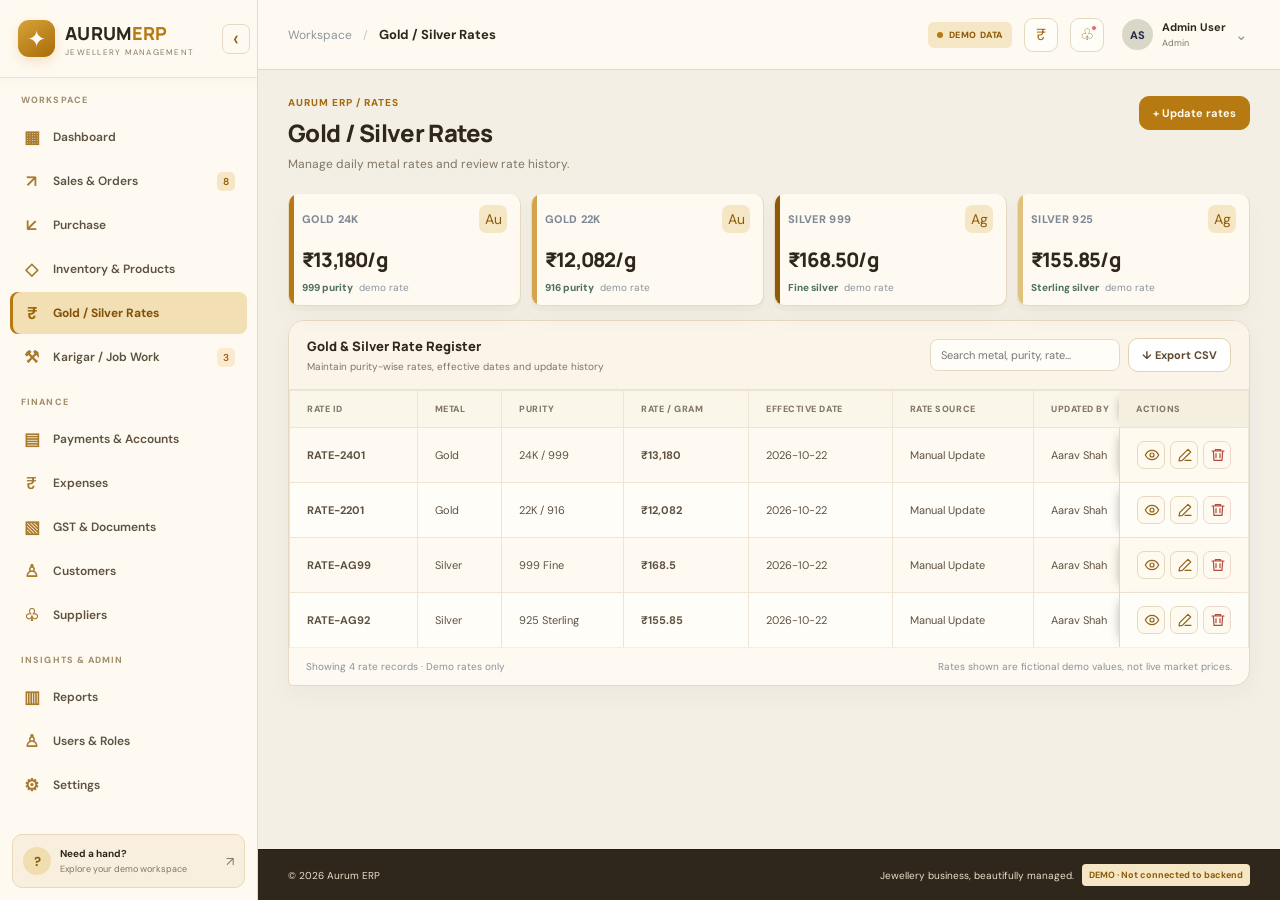
<file: metal-rates/metal-rates.html>
<!DOCTYPE html>
<html lang="en">
<head>
<meta charset="UTF-8"><meta name="viewport" content="width=device-width, initial-scale=1.0">
<title>Jewellery ERP | Demo Dashboard</title>
<link rel="stylesheet" href="../assets/css/dashboard.css">
<script defer src="../assets/js/nav-sidebar.js"></script>
</head>
<body>
<div class="mobile-overlay" id="mobileOverlay"></div>
<aside class="sidebar" id="sidebar">
  <div class="brand">
    <div class="brand-mark">✦</div><div class="brand-text"><strong>AURUM<span>ERP</span></strong><small>JEWELLERY MANAGEMENT</small></div>
    <button class="collapse" id="collapseBtn" title="Collapse sidebar">‹</button>
  </div>
  <nav id="navigation">
    <div class="nav-label">WORKSPACE</div>
    <button class="nav-item active" data-page="dashboard"><span>▦</span> Dashboard</button>
    <button class="nav-item" data-page="sales"><span>↗</span> Sales & Orders <em>8</em></button>
    <button class="nav-item" data-page="purchase"><span>↙</span> Purchase</button>
    <button class="nav-item" data-page="inventory"><span>◇</span> Inventory & Products</button>
    <button class="nav-item" data-page="rates"><span>₹</span> Gold / Silver Rates</button>
    <button class="nav-item" data-page="karigar"><span>⚒</span> Karigar / Job Work <em class="orange">3</em></button>
    <div class="nav-label">FINANCE</div>
    <button class="nav-item" data-page="payments"><span>▤</span> Payments & Accounts</button>
    <button class="nav-item" data-page="expenses"><span>₹</span> Expenses</button>
    <button class="nav-item" data-page="gst"><span>▧</span> GST & Documents</button>
    <button class="nav-item" data-page="customers"><span>♙</span> Customers</button>
    <button class="nav-item" data-page="suppliers"><span>♧</span> Suppliers</button>
    <div class="nav-label">INSIGHTS & ADMIN</div>
    <button class="nav-item" data-page="reports"><span>▥</span> Reports</button>
    <button class="nav-item" data-page="users"><span>♙</span> Users & Roles</button>
    <button class="nav-item" data-page="settings"><span>⚙</span> Settings</button>
  </nav>
  <div class="sidebar-bottom"><div class="help-icon">?</div><div><b>Need a hand?</b><small>Explore your demo workspace</small></div><span>↗</span></div>
</aside>
<div class="main-area">
<header class="topbar">
  <button class="mobile-menu" id="mobileMenu">☰</button>
  <div class="breadcrumbs"><span>Workspace</span><b>/</b><strong id="crumbTitle">Dashboard</strong></div>
  <div class="top-actions"><span class="demo-pill"><i></i> DEMO DATA</span><button class="icon-btn" id="rateTop" title="Today's rates">₹</button><button class="icon-btn notification" id="notifyBtn" title="Notifications">♧<i></i></button><div class="top-user-wrap"><button class="top-user" id="adminMenuToggle" type="button" aria-haspopup="true" aria-expanded="false"><div class="avatar small">AS</div><div><b>Admin User</b><small>Admin</small></div><span class="admin-chevron">⌄</span></button><div class="admin-dropdown" id="adminDropdown" hidden><div class="admin-dropdown-head"><b>Admin User</b><small>Administrator</small></div><button type="button" id="logoutButton" class="admin-logout"><span>↪</span> Logout</button></div></div></div>
</header>
<main class="content" id="content"></main>
<footer>© 2026 Aurum ERP <span>Jewellery business, beautifully managed.</span><b>DEMO · Not connected to backend</b></footer>
</div>
<div class="toast" id="toast"></div>
<div class="modal-backdrop" id="modalBackdrop">
  <div class="modal"><div class="modal-head"><div><h3 id="modalTitle">Add record</h3><p>Demo mode · changes stay in this browser session</p></div><button id="modalClose">×</button></div><form id="recordForm"><div id="modalFields" class="form-grid"></div><div class="modal-actions"><button type="button" class="btn secondary" id="cancelModal">Cancel</button><button class="btn primary" type="submit">Save demo record</button></div></form></div>
</div>
<script>window.addEventListener("DOMContentLoaded",()=>{document.querySelectorAll(".nav-item").forEach(b=>b.classList.toggle("active",b.dataset.page==="rates"));});</script>
<script>
const $=s=>document.querySelector(s), $$=s=>[...document.querySelectorAll(s)];
const money=n=>'₹'+Number(n).toLocaleString('en-IN');
const today='22 Oct 2026';
const data={
sales:[
{ref:'INV-2026-1042',name:'Meera Joshi',detail:'Gold necklace · 22K',date:'22 Oct 2026',amount:184500,status:'Paid'},
{ref:'SO-2026-1041',name:'Shree Ganesh Jewellers',detail:'Wholesale · 8 items',date:'22 Oct 2026',amount:326000,status:'Pending'},
{ref:'INV-2026-1040',name:'Rohan Kulkarni',detail:'Gold ring · 18K',date:'21 Oct 2026',amount:42800,status:'Paid'},
{ref:'SO-2026-1039',name:'Anaya Patil',detail:'Silver anklets · 925',date:'21 Oct 2026',amount:12800,status:'In Progress'},
{ref:'INV-2026-1038',name:'Kavita Deshmukh',detail:'Gold bangles · 22K',date:'20 Oct 2026',amount:97200,status:'Delivered'},
{ref:'SO-2026-1037',name:'Omkar Gold House',detail:'Wholesale · 12 items',date:'20 Oct 2026',amount:418000,status:'Confirmed'}],
purchase:[
{ref:'PUR-2026-0261',name:'Shree Gold Traders',detail:'Gold bullion · 24K',date:'22 Oct 2026',amount:528000,status:'Pending'},
{ref:'PUR-2026-0260',name:'Silverline Metals',detail:'Silver grain · 999',date:'21 Oct 2026',amount:86200,status:'Completed'},
{ref:'PUR-2026-0259',name:'Mahalaxmi Stones',detail:'Gemstones & findings',date:'20 Oct 2026',amount:46500,status:'Processing'},
{ref:'PUR-2026-0258',name:'Raj Refinery',detail:'Recycled gold · 22K',date:'19 Oct 2026',amount:274000,status:'Completed'}],
inventory:[
{ref:'AU-RNG-2201',name:'Classic Gold Ring',detail:'Gold · 22K · 3.8 g',date:'Main Showroom',amount:24,status:'In Stock'},
{ref:'AU-NCK-1805',name:'Temple Necklace',detail:'Gold · 22K · 28.4 g',date:'Vault A',amount:6,status:'Low Stock'},
{ref:'AG-ANK-9250',name:'Silver Anklets',detail:'Silver · 925 · 42 g',date:'Main Showroom',amount:38,status:'In Stock'},
{ref:'AU-BNG-2208',name:'Gold Bangles',detail:'Gold · 22K · 18.6 g',date:'Workshop',amount:0,status:'Low Stock'},
{ref:'AG-CHM-9251',name:'Silver Chain',detail:'Silver · 925 · 16 g',date:'Main Showroom',amount:52,status:'In Stock'},
{ref:'AU-ER-1809',name:'Diamond Stud Earrings',detail:'Gold · 18K · 4.2 g',date:'Vault A',amount:12,status:'In Stock'}],
karigar:[
{ref:'JOB-0264',name:'Suresh Pawar',detail:'Temple necklace · 22K',date:'Due 24 Oct',amount:32.5,status:'In Progress'},
{ref:'JOB-0263',name:'Mahesh Sonawane',detail:'Gold bangles · 22K',date:'Due 23 Oct',amount:18.6,status:'Pending'},
{ref:'JOB-0262',name:'Ravi Shinde',detail:'Ring set · 18K',date:'Due 21 Oct',amount:12.2,status:'Overdue'},
{ref:'JOB-0261',name:'Ganesh Jadhav',detail:'Silver anklets · 925',date:'Due 25 Oct',amount:42,status:'In Progress'}],
payments:[
{ref:'PAY-0871',name:'Meera Joshi',detail:'Customer receipt · UPI',date:'22 Oct 2026',amount:184500,status:'Paid'},
{ref:'PAY-0870',name:'Silverline Metals',detail:'Supplier payment · NEFT',date:'21 Oct 2026',amount:50000,status:'Paid'},
{ref:'PAY-0869',name:'Shree Ganesh Jewellers',detail:'Customer advance · Bank',date:'21 Oct 2026',amount:75000,status:'Pending'},
{ref:'PAY-0868',name:'Suresh Pawar',detail:'Karigar labour · Cash',date:'20 Oct 2026',amount:12500,status:'Paid'}],
customers:[
{ref:'CUS-0018',name:'Meera Joshi',detail:'Retail · Pune',date:'Joined 2025',amount:0,status:'Active'},
{ref:'CUS-0017',name:'Shree Ganesh Jewellers',detail:'Wholesale · Pimpri',date:'Joined 2024',amount:326000,status:'Pending'},
{ref:'CUS-0016',name:'Rohan Kulkarni',detail:'Retail · Chinchwad',date:'Joined 2025',amount:0,status:'Active'},
{ref:'CUS-0015',name:'Omkar Gold House',detail:'Wholesale · Pune',date:'Joined 2023',amount:418000,status:'Overdue'},
{ref:'CUS-0014',name:'Anaya Patil',detail:'Retail · Nigdi',date:'Joined 2026',amount:12800,status:'Pending'}],
suppliers:[
{ref:'SUP-0012',name:'Shree Gold Traders',detail:'Gold bullion · Pune',date:'Terms: 15 days',amount:528000,status:'Pending'},
{ref:'SUP-0011',name:'Silverline Metals',detail:'Silver supplier · Mumbai',date:'Terms: 30 days',amount:36200,status:'Active'},
{ref:'SUP-0010',name:'Mahalaxmi Stones',detail:'Stones & findings · Pune',date:'Terms: 15 days',amount:46500,status:'Pending'},
{ref:'SUP-0009',name:'Raj Refinery',detail:'Gold refining · Mumbai',date:'Terms: 7 days',amount:0,status:'Active'}],
gst:[
{ref:'GST-1042',name:'Meera Joshi',detail:'Sales tax invoice',date:'22 Oct 2026',amount:184500,status:'Completed'},
{ref:'GST-1038',name:'Kavita Deshmukh',detail:'Sales tax invoice',date:'20 Oct 2026',amount:97200,status:'Completed'},
{ref:'GST-P261',name:'Shree Gold Traders',detail:'Purchase invoice',date:'22 Oct 2026',amount:528000,status:'Pending'}],
expenses:[
{ref:'EXP-2026-0184',name:'Showroom Electricity',detail:'Utilities · Main Showroom',date:'22 Oct 2026',amount:8450,status:'Paid'},
{ref:'EXP-2026-0183',name:'Workshop Supplies',detail:'Consumables · Workshop',date:'21 Oct 2026',amount:12600,status:'Pending'},
{ref:'EXP-2026-0182',name:'Courier & Delivery',detail:'Logistics · Dispatch',date:'20 Oct 2026',amount:2350,status:'Paid'}]
};
// Keep demo records between page refreshes; storage errors should never break the UI.
try { const saved = JSON.parse(localStorage.getItem('aurumDemoRecords') || '{}'); Object.keys(saved).forEach(k => { if (Array.isArray(saved[k])) data[k] = saved[k]; }); } catch (e) { console.warn('Demo storage unavailable; using sample data.', e); }
function saveDemoData(){ try { localStorage.setItem('aurumDemoRecords', JSON.stringify(data)); } catch(e) { console.warn('Could not persist demo records.', e); } }
const meta={
dashboard:{title:'Dashboard',desc:'Here’s what’s happening with your jewellery business today.',button:'Download report'},
sales:{title:'Sales & Orders',desc:'Manage customer orders, invoices, deliveries and returns.',button:'+ Create sales order'},
purchase:{title:'Purchase Management',desc:'Track suppliers, purchase orders, goods receipts and bills.',button:'+ New purchase'},
inventory:{title:'Inventory & Products',desc:'Track jewellery by SKU, tag, metal, purity, weight and location.',button:'+ Add product'},
rates:{title:'Gold / Silver Rates',desc:'Manage daily metal rates and review rate history.',button:'+ Update rates'},
karigar:{title:'Karigar / Job Work',desc:'Manage metal issued, work-in-progress, returns and labour settlements.',button:'+ Create job work'},
payments:{title:'Payments & Accounts',desc:'Track customer receipts, supplier payments, expenses and balances.',button:'+ Record payment'},
gst:{title:'GST & Documents',desc:'Review tax invoices, purchase documents and compliance summaries.',button:'+ Create document'},
customers:{title:'Customers',desc:'Manage retail and wholesale customers, credit terms and outstanding balances.',button:'+ Add customer'},
suppliers:{title:'Suppliers',desc:'Maintain supplier details, payment terms and outstanding balances.',button:'+ Add supplier'},
reports:{title:'Reports & Analytics',desc:'Review sales, stock, metal custody and business performance.',button:'Export report'},
users:{title:'Users & Roles',desc:'Manage team access and permissions by role.',button:'+ Add user'},
settings:{title:'Settings',desc:'Configure company details, branches, document numbering and preferences.',button:'Save settings'},
expenses:{title:'Expenses',desc:'Record operating costs and review business expenses by category.',button:'+ Add expense'}
};
const columns={
sales:['Reference','Customer / Order','Date','Total Amount','Status'],
purchase:['Purchase Ref.','Supplier / Items','Date','Total Amount','Status'],
inventory:['SKU / Tag','Product Details','Location','Available Qty','Stock Status'],
karigar:['Job ID','Karigar / Work','Due Date','Metal Weight','Job Status'],
payments:['Payment Ref.','Party / Method','Date','Amount','Status'],
customers:['Customer ID','Customer / Type','Relationship','Outstanding','Status'],
suppliers:['Supplier ID','Supplier / Category','Terms','Outstanding','Status'],
gst:['Document ID','Party / Document','Date','Taxable / Total','Status'],
expenses:['Expense ID','Expense / Category','Date','Amount','Status']
};
const iconBy={sales:'↗',purchase:'↙',inventory:'◇',rates:'₹',karigar:'⚒',payments:'▤',gst:'▧',customers:'♙',suppliers:'♧',reports:'▥',users:'♙',settings:'⚙',expenses:'₹'};
function statusClass(s){let x=s.toLowerCase().replaceAll(' ','-');if(['in-stock','paid','completed','delivered','active'].includes(x))return x;if(['pending','in-progress','processing','low-stock','confirmed','ready'].includes(x))return x;if(['overdue','cancelled','low'].includes(x))return x;return 'draft'}
function tableHTML(key,rows=data[key]||[]){let heads=columns[key]||['Reference','Name','Details','Value','Status'];return `<div class="table-wrap"><table><thead><tr>${heads.map(h=>`<th>${h}</th>`).join('')}<th>Action</th></tr></thead><tbody>${rows.map((r,i)=>`<tr><td><div class="main-cell">${r.ref}</div></td><td><div class="main-cell">${r.name}</div><div class="sub-cell">${r.detail}</div></td><td>${r.date}</td><td>${key==='inventory'?r.amount+' pcs':key==='karigar'?r.amount+' g':money(r.amount)}</td><td><span class="status ${statusClass(r.status)}">${r.status}</span></td><td><button class="text-link row-view" data-key="${key}" data-index="${i}">View ↗</button></td></tr>`).join('')}</tbody></table></div><div class="table-footer"><span>Showing ${rows.length} sample records · Demo data</span><span>Page 1 of 1</span></div>`}
function pageHead(key){let m=meta[key];return `<div class="page-head"><div><div class="eyebrow">AURUM ERP / ${key==='dashboard'?'OVERVIEW':key.toUpperCase()}</div><h1>${m.title}</h1><p>${m.desc}</p></div><div class="head-actions">${key==='dashboard'?'<button class="btn secondary" id="dateBtn">▦ &nbsp; Oct 2026</button>':''}<button class="btn primary" id="primaryAction">${m.button}</button></div></div>`}
function stat(label,value,icon,trend,foot,accent='var(--primary)'){return `<div class="stat-card" style="border-top-color:${accent}"><div class="stat-top"><span class="stat-label">${label}</span><span class="stat-icon">${icon}</span></div><div class="stat-value">${value}</div><div class="stat-bottom"><span class="trend">${trend}</span><span>${foot}</span></div></div>`}
function dashboard(){return `${pageHead('dashboard')}<div class="stats">${stat("Today's Sales",money(684500),'↗','↑ 12.8%','vs yesterday')}${stat('Gold Stock','2.48 kg','◇','↑ 4.2%','vs last month','var(--blue)')}${stat('Customer Dues',money(742800),'♙','6 invoices','need follow-up','#d99a35')}${stat('Active Job Work','12 jobs','⚒','3 overdue','karigar follow-up','#c77a65')}</div>
<div class="dashboard-grid"><section class="panel"><div class="panel-head"><div><h2>Sales Overview</h2><p>Revenue trend · October 2026</p></div><div class="chart-legend"><span><i class="dot" style="background:#6da84c"></i>Sales</span><span><i class="dot" style="background:#1985bf"></i>Purchases</span></div></div><div class="panel-body"><svg class="chart" viewBox="0 0 600 220" preserveAspectRatio="none"><g stroke="#edf0f2" stroke-width="1"><path d="M40 25H590 M40 65H590 M40 105H590 M40 145H590 M40 185H590"/></g><g><text x="0" y="29">₹8L</text><text x="0" y="69">₹6L</text><text x="0" y="109">₹4L</text><text x="0" y="149">₹2L</text><text x="0" y="189">₹0</text></g><path d="M40 150 L90 124 L140 138 L190 92 L240 106 L290 63 L340 80 L390 48 L440 76 L490 35 L540 54 L585 28 L585 185 L40 185Z" fill="#6da84c" opacity=".10"/><polyline points="40,150 90,124 140,138 190,92 240,106 290,63 340,80 390,48 440,76 490,35 540,54 585,28" fill="none" stroke="#6da84c" stroke-width="3" stroke-linejoin="round" stroke-linecap="round"/><polyline points="40,166 90,153 140,158 190,135 240,142 290,116 340,126 390,104 440,120 490,91 540,103 585,83" fill="none" stroke="#1985bf" stroke-width="2.5" stroke-linejoin="round" stroke-linecap="round"/><g><text x="35" y="210">01 Oct</text><text x="140" y="210">05 Oct</text><text x="245" y="210">10 Oct</text><text x="350" y="210">15 Oct</text><text x="455" y="210">20 Oct</text><text x="550" y="210">22 Oct</text></g></svg></div></section>
<section class="panel"><div class="panel-head"><div><h2>Today's Metal Rates</h2><p>Indicative demo rates · per gram</p></div><button class="text-link" data-goto="rates">View rates ↗</button></div><div class="panel-body"><div class="rate-list"><div class="rate-row"><div class="metal-badge">Au</div><div class="rate-name"><b>Gold 24K</b><small>999 purity</small></div><div class="rate-price">₹13,180<small>↑ 0.42%</small></div></div><div class="rate-row"><div class="metal-badge">Au</div><div class="rate-name"><b>Gold 22K</b><small>916 purity</small></div><div class="rate-price">₹12,082<small>↑ 0.38%</small></div></div><div class="rate-row"><div class="metal-badge silver">Ag</div><div class="rate-name"><b>Silver 999</b><small>Fine silver</small></div><div class="rate-price">₹168.50<small>↑ 0.21%</small></div></div><div class="rate-row"><div class="metal-badge silver">Ag</div><div class="rate-name"><b>Silver 925</b><small>Sterling</small></div><div class="rate-price">₹155.85<small>↑ 0.18%</small></div></div></div><button class="btn secondary" style="width:100%;margin-top:8px" data-goto="rates">Manage daily rates →</button></div></section></div>
<div class="dashboard-grid"><section class="panel"><div class="panel-head"><div><h2>Recent Sales & Orders</h2><p>Latest activity across your showroom</p></div><button class="text-link" data-goto="sales">View all ↗</button></div>${tableHTML('sales',data.sales.slice(0,4))}</section><section class="panel"><div class="panel-head"><div><h2>Quick Actions</h2><p>Common tasks for your team</p></div></div><div class="panel-body"><div class="quick-actions"><button class="quick-action" data-add="sales"><span class="quick-icon">＋</span><span><b>New Sales Order</b><small>Create customer order</small></span></button><button class="quick-action" data-add="purchase"><span class="quick-icon">↙</span><span><b>Record Purchase</b><small>Receive new goods</small></span></button><button class="quick-action" data-add="inventory"><span class="quick-icon">◇</span><span><b>Add Product</b><small>Update stock catalogue</small></span></button><button class="quick-action" data-add="karigar"><span class="quick-icon">⚒</span><span><b>Assign Job Work</b><small>Issue metal to karigar</small></span></button></div><div style="margin-top:20px"><div class="panel-head" style="padding:0 0 12px;border:0"><div><h2>Attention Needed</h2><p>Items that may need your review</p></div></div><div class="alert-list"><div class="alert-item"><div class="alert-symbol">!</div><div><b>3 overdue karigar jobs</b><p>Review metal reconciliation and expected return dates.</p></div></div><div class="alert-item"><div class="alert-symbol">₹</div><div><b>Customer payments pending</b><p>6 invoices have outstanding balances.</p></div></div><div class="alert-item"><div class="alert-symbol">◇</div><div><b>2 products are low on stock</b><p>Check replenishment or production needs.</p></div></div></div></div></div></section></div>`}
function genericPage(key){let m=meta[key];if(key==='rates')return `${pageHead(key)}<div class="stats">${stat('Gold 24K','₹13,180/g','Au','↑ 0.42%','today')}${stat('Gold 22K','₹12,082/g','Au','↑ 0.38%','today','var(--blue)')}${stat('Silver 999','₹168.50/g','Ag','↑ 0.21%','today','#d99a35')}${stat('Silver 925','₹155.85/g','Ag','↑ 0.18%','today','#c77a65')}</div><div class="page-columns"><section class="panel"><div class="panel-head"><div><h2>Metal Rate History</h2><p>Sample rates effective 22 October 2026</p></div><button class="btn secondary" id="exportBtn">Export CSV</button></div><div class="table-wrap"><table><thead><tr><th>Metal</th><th>Purity</th><th>Rate / Gram</th><th>Effective Date</th><th>Updated By</th><th>Status</th></tr></thead><tbody><tr><td>Gold</td><td>24K / 999</td><td>₹13,180.00</td><td>22 Oct 2026</td><td>Aarav Shah</td><td><span class="status active">Current</span></td></tr><tr><td>Gold</td><td>22K / 916</td><td>₹12,082.00</td><td>22 Oct 2026</td><td>Aarav Shah</td><td><span class="status active">Current</span></td></tr><tr><td>Silver</td><td>999</td><td>₹168.50</td><td>22 Oct 2026</td><td>Aarav Shah</td><td><span class="status active">Current</span></td></tr><tr><td>Silver</td><td>925</td><td>₹155.85</td><td>22 Oct 2026</td><td>Aarav Shah</td><td><span class="status active">Current</span></td></tr></tbody></table></div></section><section class="panel"><div class="panel-head"><div><h2>Rate Policy</h2><p>Demo configuration</p></div></div><div class="panel-body"><div class="alert-list"><div class="alert-item"><div class="quick-icon">✓</div><div><b>Rate history enabled</b><p>Previous rates remain available for audit.</p></div></div><div class="alert-item"><div class="quick-icon">✓</div><div><b>Approval for overrides</b><p>Sales rate overrides require manager approval.</p></div></div><div class="alert-item"><div class="quick-icon">!</div><div><b>Verify live market rates</b><p>These values are fictional demo data, not live rates.</p></div></div></div></div></section></div>`;
if(key==='reports')return `${pageHead(key)}<div class="stats">${stat('Gross Sales',money(4826500),'↗','↑ 8.4%','vs last month')}${stat('Purchases',money(3268000),'↙','↑ 3.1%','vs last month','var(--blue)')}${stat('Estimated Margin',money(618400),'◈','12.8%','demo estimate','#d99a35')}${stat('Open Receivables',money(742800),'₹','6 invoices','pending','#c77a65')}</div><div class="dashboard-grid"><section class="panel"><div class="panel-head"><div><h2>Business Summary</h2><p>Monthly totals · illustrative sample data</p></div><button class="btn secondary" id="exportBtn">Export CSV</button></div>${tableHTML('sales',data.sales.slice(0,5))}</section><section class="panel"><div class="panel-head"><div><h2>Report Categories</h2><p>Choose a report area</p></div></div><div class="panel-body"><div class="quick-actions"><button class="quick-action" data-goto="sales"><span class="quick-icon">↗</span><span><b>Sales Report</b><small>Daily / monthly sales</small></span></button><button class="quick-action" data-goto="inventory"><span class="quick-icon">◇</span><span><b>Stock Report</b><small>Purity and location</small></span></button><button class="quick-action" data-goto="karigar"><span class="quick-icon">⚒</span><span><b>Karigar Ledger</b><small>Metal balance and jobs</small></span></button><button class="quick-action" data-goto="payments"><span class="quick-icon">₹</span><span><b>Outstanding</b><small>Receivables and payables</small></span></button></div></div></section></div>`;
if(key==='users')return `${pageHead(key)}<div class="stats">${stat('Total Users','08','♙','6 active','team members')}${stat('Super Admin','01','⚙','Full access','role','var(--blue)')}${stat('Operational Roles','06','▤','Role-based','permissions','#d99a35')}${stat('MFA Status','Optional','✓','Demo only','not configured','#c77a65')}</div><section class="panel"><div class="panel-head"><div><h2>Team Access</h2><p>Example users and role permissions</p></div><button class="btn secondary" id="exportBtn">Export CSV</button></div><div class="table-wrap"><table><thead><tr><th>User</th><th>Role</th><th>Access Scope</th><th>Last Active</th><th>Status</th><th>Action</th></tr></thead><tbody>${[['Aarav Shah','Super Admin','All modules','Today','Active'],['Priya Kulkarni','Accountant','Accounts, GST, Reports','Today','Active'],['Rahul Patil','Salesperson / Cashier','Customers, Sales','Today','Active'],['Nitin Jadhav','Inventory Manager','Inventory, Stock Ledger','Yesterday','Active'],['Suresh Pawar','Karigar User','Assigned job work only','21 Oct','Active']].map((r,i)=>`<tr><td><div class="main-cell">${r[0]}</div><div class="sub-cell">user${i+1}@aurum.demo</div></td><td>${r[1]}</td><td>${r[2]}</td><td>${r[3]}</td><td><span class="status active">${r[4]}</span></td><td><button class="text-link" data-toast="Demo user details opened">View ↗</button></td></tr>`).join('')}</tbody></table></div></section>`;
if(key==='settings')return `${pageHead(key)}<div class="page-columns"><section class="panel"><div class="panel-head"><div><h2>Company Profile</h2><p>Basic business configuration</p></div></div><form id="settingsForm" class="form-grid"><div class="field"><label>Company Name</label><input value="Aurum Jewellers"></div><div class="field"><label>Financial Year</label><select><option>2026–2027</option><option>2025–2026</option></select></div><div class="field"><label>GSTIN (Demo)</label><input value="27AAAAA0000A1Z5"></div><div class="field"><label>Default Branch</label><select><option>Main Showroom — Pune</option><option>Workshop — Chinchwad</option></select></div><div class="field"><label>Document Prefix</label><input value="AUR"></div><div class="field"><label>Default Currency</label><select><option>INR — Indian Rupee</option></select></div><div class="field full"><label>Address</label><textarea>Pune, Maharashtra, India (demo address)</textarea></div><div class="field full"><button class="btn primary" type="submit">Save demo settings</button></div></form></section><section class="panel"><div class="panel-head"><div><h2>System Preferences</h2><p>Demo configuration</p></div></div><div class="panel-body"><div class="alert-list"><div class="alert-item"><div class="quick-icon">✓</div><div><b>Role-based access</b><p>Restrict sensitive actions by role.</p></div></div><div class="alert-item"><div class="quick-icon">✓</div><div><b>Audit trail</b><p>Keep changes and approvals traceable.</p></div></div><div class="alert-item"><div class="alert-symbol">!</div><div><b>Backend not connected</b><p>Settings on this screen are for visual demo only.</p></div></div></div></div></section></div>`;
let rows=data[key]||[];
return `${pageHead(key)}<div class="stats">${key==='sales'?stat('Orders This Month','126','↗','↑ 9.6%','vs last month'):key==='purchase'?stat('Purchase Orders','42','↙','↑ 4.2%','this month'):key==='inventory'?stat('Unique Products','486','◇','12 low stock','items need review'):key==='karigar'?stat('Open Jobs','12','⚒','3 overdue','require follow-up'):key==='payments'?stat('Collected Today',money(234500),'₹','↑ 6.8%','vs yesterday'):key==='customers'?stat('Total Customers','1,248','♙','38 new','this month'):key==='suppliers'?stat('Active Suppliers','42','♧','5 pending','payment review'):stat('Documents','218','▧','14 pending','review')}${stat(key==='inventory'?'Total Pieces':key==='karigar'?'Metal Issued':'Outstanding',key==='inventory'?'1,842 pcs':key==='karigar'?'105.3 g':money(key==='sales'?742800:key==='purchase'?684200:key==='payments'?742800:key==='customers'?756800:key==='suppliers'?610700:528000),'◇','Sample','demo snapshot','var(--blue)')}${stat(key==='purchase'?'Awaiting Receipt':key==='sales'?'Pending Orders':key==='inventory'?'Low Stock Items':key==='karigar'?'Jobs Overdue':key==='payments'?'Pending Payments':key==='customers'?'Credit Customers':key==='suppliers'?'Payment Due':'Pending Review',key==='inventory'?'2':key==='karigar'?'3':key==='sales'?'8':key==='purchase'?'4':'6','◷','Needs attention','demo status','#d99a35')}${stat(key==='inventory'?'Stock Locations':key==='karigar'?'Active Karigars':key==='customers'?'Wholesale Clients':'Completed This Month',key==='inventory'?'3':key==='karigar'?'18':key==='customers'?'84':'94','✓','Updated','22 Oct 2026','#c77a65')}</div><section class="panel"><div class="panel-head"><div><h2>${m.title} Register</h2><p>Search, review and add sample records · Demo mode</p></div><div class="table-tools"><input class="search-box" id="tableSearch" placeholder="⌕  Search records..."><button class="btn secondary" id="exportBtn">↓ Export CSV</button></div></div><div id="tableContent">${tableHTML(key,rows)}</div></section>`;
}
function salesOrderPage(){return `${pageHead('sales')}<div class="stats">${stat('Orders This Month','126','↗','↑ 9.6%','vs last month')}${stat('Pending Orders','08','◷','Needs attention','order status','var(--blue)')}${stat('Advance Received',money(480000),'₹','This month','demo data','#d99a35')}${stat('Ready for Delivery','18','✓','Awaiting pickup','demo data','#c77a65')}</div><div class="panel"><div class="panel-head"><div><h2>Sales Order Register</h2><p>Manage ready-stock and custom jewellery orders</p></div><div class="table-tools"><input class="search-box" id="tableSearch" placeholder="Search order, customer..." aria-label="Search sales orders"></div></div><div class="table-wrap"><table class="sales-orders-table sales-register-table"><thead><tr><th>Order No.</th><th>Customer</th><th>Type</th><th>Order Date</th><th>Items</th><th>Total</th><th>Advance</th><th>Balance</th><th>Delivery</th><th>Status</th><th>Actions</th></tr></thead><tbody id="salesOrderRows">${(data.sales||[]).map((r,i)=>salesOrderRow(r,i)).join('')}</tbody></table></div><div class="table-footer"><span id="salesOrderCount">Showing ${(data.sales||[]).length} orders · Demo data</span><span>Use the action icons to view, update, or delete an order.</span></div></div>`}
function salesOrderRow(r,i){const advance=Number(r.advance??Math.round((r.amount||0)*.25));const balance=Number(r.balance??Math.max(0,(r.amount||0)-advance));return `<tr><td><b>${r.ref}</b></td><td><div class="main-cell">${r.name}</div><div class="sub-cell">${r.detail||'Jewellery order'}</div></td><td>${r.orderType|| (i%2?'Custom':'Ready Stock')}</td><td>${r.date||'—'}</td><td>${r.quantity|| (i%2?2:1)}</td><td>${money(r.amount||0)}</td><td>${money(advance)}</td><td>${money(balance)}</td><td>${r.deliveryDate||'05 Nov 2026'}</td><td><span class="status ${statusClass(r.status||'Draft')}">${r.status||'Draft'}</span></td><td><div class="row-actions"><button class="action-icon" type="button" title="View order" aria-label="View order" data-order-action="view" data-order-index="${i}"><svg viewBox="0 0 24 24" aria-hidden="true"><path d="M2 12s3.5-7 10-7 10 7 10 7-3.5 7-10 7S2 12 2 12Z"/><circle cx="12" cy="12" r="3"/></svg></button><button class="action-icon" type="button" title="Edit order" aria-label="Edit order" data-order-action="update" data-order-index="${i}"><svg viewBox="0 0 24 24" aria-hidden="true"><path d="M12 20h9"/><path d="m16.5 3.5 4 4L8 20l-5 1 1-5Z"/></svg></button><button class="action-icon danger" type="button" title="Delete order" aria-label="Delete order" data-order-action="delete" data-order-index="${i}"><svg viewBox="0 0 24 24" aria-hidden="true"><path d="M3 6h18M8 6V4h8v2m3 0-1 14H6L5 6m4 4v6m6-6v6"/></svg></button></div></td></tr>`}
function detailedOrderModal(){
const fields=[
['Order Type','select','Ready Stock,Custom Jewellery'],['Order Priority','select','Normal,Urgent'],['Order Date','date',''],['Expected Delivery Date','date',''],
['Customer Name','text',''],['Customer ID / Code','text',''],['Customer Type','select','Retail,Wholesale,B2B,B2C'],['Mobile Number','tel',''],['Email','email',''],['GSTIN / PAN (if applicable)','text',''],['Billing Address','textarea',''],['Delivery Address','textarea',''],['Branch / Showroom','text','Main Showroom'],['Salesperson','text','Aarav Shah'],['Sales Channel','select','Showroom,Online,Phone,WhatsApp,Wholesale'],
['Product Name / SKU','text',''],['Category','select','Ring,Necklace,Chain,Bracelet,Earrings,Bangle,Anklet,Coin,Other'],['Metal Type','select','Gold,Silver,Platinum'],['Purity','select','24K / 999,22K / 916,18K / 750,14K / 585,925 Silver,999 Silver'],['Barcode / Tag Number','text',''],['Quantity (pcs)','number','1'],['Gross Weight (g)','number',''],['Stone Weight (g)','number','0'],['Other Non-metal Weight (g)','number','0'],
['Metal Rate per Gram (₹)','number',''],['Rate Source','select','Manual Demo Rate,API Rate'],['Making Charge Type','select','Per Gram,Percentage,Fixed'],['Making Charge Rate','number',''],['Wastage (%)','number','0'],['Stone Amount (₹)','number','0'],['Engraving / Other Charges (₹)','number','0'],['Item Discount (₹)','number','0'],['Order Discount (₹)','number','0'],['GST (%)','number','3'],
['Advance Amount (₹)','number','0'],['Payment Mode','select','Cash,UPI,Card,Bank Transfer,NEFT,Cheque'],['Transaction Reference / UTR','text',''],['Payment Status','select','Unpaid,Partially Paid,Paid,Refunded'],['Order Status','select','Draft,Confirmed,Pending Stock,In Production,Ready,Partially Delivered,Delivered,Cancelled'],['Stock Reservation','select','Reserve Available Stock,Pending Stock Check,Custom Production Required'],['Delivery Method','select','Store Pickup,Home Delivery,Courier'],['Special Instructions','textarea',''],['Internal Notes','textarea','']
];
$('#modalTitle').textContent='Create Detailed Sales Order';
$('#modalFields').innerHTML=`<div class="field full"><h3>1. Order & Customer Details</h3></div>`+fields.map((f,i)=>{let section=i===15?'<div class="field full"><h3>2. Jewellery Item & Weight Details</h3></div>':i===24?'<div class="field full"><h3>3. Rate, Making, Wastage & Tax</h3></div>':i===34?'<div class="field full"><h3>4. Payment, Stock & Delivery</h3></div>':'';let inp=f[1]==='select'?`<select name="f${i}" ${[2,3].includes(i)?'':' '}>${f[2].split(',').map(x=>`<option>${x}</option>`).join('')}</select>`:f[1]==='textarea'?`<textarea name="f${i}" placeholder="Enter ${f[0]}">${f[2]}</textarea>`:`<input name="f${i}" type="${f[1]}" ${f[1]==='number'?'min="0" step="0.001"':''} value="${f[2]}" placeholder="Enter ${f[0]}">`;let full=[10,11,41,42].includes(i);return section+`<div class="field ${full?'full':''}"><label>${f[0]}</label>${inp}</div>`}).join('')+`<div class="field full"><div class="alert-item"><div class="alert-symbol">₹</div><div><b>Order price calculation</b><p id="orderCalcPreview">Enter gross weight and rate to calculate estimate. Demo rates are not live.</p></div></div></div>`;
const form=$('#recordForm');$('#modalBackdrop').classList.add('show');document.body.classList.add('modal-open');
const val=n=>Number(form.querySelector(`[name="f${n}"]`)?.value||0);
const calc=()=>{const net=Math.max(0,val(21)-val(22)-val(23));const metal=net*val(24);const type=form.querySelector('[name="f26"]')?.value;const making=type==='Per Gram'?net*val(27):type==='Percentage'?metal*val(27)/100:val(27);const wastage=metal*val(28)/100;const subtotal=Math.max(0,metal+making+wastage+val(29)+val(30)-val(31)-val(32));const tax=subtotal*val(33)/100;const total=subtotal+tax;const advance=val(34);$('#orderCalcPreview').textContent=`Net metal: ${net.toFixed(3)} g · Metal: ${money(metal)} · Making: ${money(making)} · Wastage: ${money(wastage)} · Tax: ${money(tax)} · Grand total: ${money(total)} · Balance: ${money(Math.max(0,total-advance))}. Estimate only; confirm applicable tax rules.`;return {net,metal,making,wastage,tax,total,advance,balance:Math.max(0,total-advance)}};
form.querySelectorAll('input,select,textarea').forEach(x=>x.addEventListener('input',calc));calc();
form.onsubmit=e=>{e.preventDefault();const get=n=>form.querySelector(`[name="f${n}"]`)?.value||'';const c=calc();if(!get(4).trim()){toast('Please enter customer name.');form.querySelector('[name="f4"]').focus();return}if(!get(15).trim()){toast('Please enter product name / SKU.');form.querySelector('[name="f15"]').focus();return}const rec={ref:`SO-2026-${String(Date.now()).slice(-4)}`,name:get(4),detail:`${get(16)||'Jewellery'} · ${get(17)||'Gold'} ${get(18)||''}`,date:get(2)||today,amount:Math.round(c.total*100)/100,status:get(38)||'Draft',orderType:get(0),priority:get(1),customerId:get(5),customerType:get(6),phone:get(7),email:get(8),gstinPan:get(9),billingAddress:get(10),deliveryAddress:get(11),branch:get(12),salesperson:get(13),salesChannel:get(14),sku:get(15),barcode:get(19),quantity:Number(get(20)||1),grossWeight:Number(get(21)||0),stoneWeight:Number(get(22)||0),nonMetalWeight:Number(get(23)||0),netMetalWeight:c.net,metalRate:Number(get(24)||0),rateSource:get(25),makingChargeType:get(26),makingChargeRate:Number(get(27)||0),wastagePercent:Number(get(28)||0),wastageAmount:c.wastage,stoneAmount:Number(get(29)||0),otherCharges:Number(get(30)||0),itemDiscount:Number(get(31)||0),orderDiscount:Number(get(32)||0),gstPercent:Number(get(33)||0),advance:c.advance,balance:c.balance,paymentMode:get(35),transactionReference:get(36),paymentStatus:get(37)||'Unpaid',stockReservation:get(39),deliveryMethod:get(40),deliveryDate:get(3),specialInstructions:get(41),notes:get(42)};data.sales.unshift(rec);saveDemoData();$('#modalBackdrop').classList.remove('show');document.body.classList.remove('modal-open');toast('Sales order saved in demo data.');render('sales')};
}

function closeOrderOverlay(){ $('#modalBackdrop').classList.remove('show'); document.body.classList.remove('modal-open'); $('#recordForm').onsubmit=null; }
function showOrderOverlay(title, row, mode, index){
 const fields=[['Order Number','ref'],['Order Type','orderType'],['Order Priority','priority'],['Order Date','date'],['Expected Delivery','deliveryDate'],['Customer Name','name'],['Customer ID','customerId'],['Customer Type','customerType'],['Mobile Number','phone'],['Email','email'],['GSTIN / PAN','gstinPan'],['Billing Address','billingAddress'],['Delivery Address','deliveryAddress'],['Branch / Showroom','branch'],['Salesperson','salesperson'],['Sales Channel','salesChannel'],['Product / SKU','sku'],['Item Details','detail'],['Barcode / Tag','barcode'],['Quantity','quantity'],['Gross Weight (g)','grossWeight'],['Stone Weight (g)','stoneWeight'],['Other Non-metal Weight (g)','nonMetalWeight'],['Net Metal Weight (g)','netMetalWeight'],['Metal Rate (₹/g)','metalRate'],['Rate Source','rateSource'],['Making Charge Type','makingChargeType'],['Making Charge Rate','makingChargeRate'],['Wastage (%)','wastagePercent'],['Wastage Amount (₹)','wastageAmount'],['Stone Amount (₹)','stoneAmount'],['Other Charges (₹)','otherCharges'],['Item Discount (₹)','itemDiscount'],['Order Discount (₹)','orderDiscount'],['GST (%)','gstPercent'],['Grand Total (₹)','amount'],['Advance Amount (₹)','advance'],['Balance (₹)','balance'],['Payment Mode','paymentMode'],['Transaction Reference / UTR','transactionReference'],['Payment Status','paymentStatus'],['Order Status','status'],['Stock Reservation','stockReservation'],['Delivery Method','deliveryMethod'],['Special Instructions','specialInstructions'],['Internal Notes','notes']];
 $('#modalTitle').textContent=title; $('#modalBackdrop').classList.add('show'); document.body.classList.add('modal-open');
 $('#modalFields').innerHTML=fields.map(([label,key])=>{let value=row[key]??'';if(key==='amount'||key==='advance'||key==='balance'||key==='metalRate'||key==='stoneAmount'||key==='otherCharges'||key==='wastageAmount') value=Number(value||0).toFixed(2);let full=['billingAddress','deliveryAddress','specialInstructions','notes'].includes(key);let html=mode==='edit'?`<input name="edit_${key}" value="${String(value).replaceAll('&','&amp;').replaceAll('"','&quot;').replaceAll('<','&lt;')}" ${['quantity','grossWeight','stoneWeight','nonMetalWeight','netMetalWeight','metalRate','makingChargeRate','wastagePercent','wastageAmount','stoneAmount','otherCharges','itemDiscount','orderDiscount','gstPercent','amount','advance','balance'].includes(key)?'type="number" step="0.001" min="0"':''}>`:`<div class="order-read-value">${String(value||'—').replaceAll('&','&amp;').replaceAll('<','&lt;')}</div>`;return `<div class="field ${full?'full':''}"><label>${label}</label>${html}</div>`}).join('');
 $('#recordForm button[type="submit"]').style.display=mode==='edit'?'':'none'; $('#recordForm button[type="submit"]').textContent='Save Changes';
 $('#recordForm').onsubmit=e=>{e.preventDefault();const get=k=>$('#modalFields').querySelector(`[name="edit_${k}"]`)?.value;fields.forEach(([label,key])=>{if(get(key)!==undefined){let v=get(key);if(['quantity','grossWeight','stoneWeight','nonMetalWeight','netMetalWeight','metalRate','makingChargeRate','wastagePercent','wastageAmount','stoneAmount','otherCharges','itemDiscount','orderDiscount','gstPercent','amount','advance','balance'].includes(key))v=Number(v||0);row[key]=v;}});row.name=String(row.name||'');row.amount=Number(row.amount||0);row.advance=Number(row.advance||0);row.balance=Math.max(0,row.amount-row.advance);saveDemoData();closeOrderOverlay();render('sales');toast('Sales order updated successfully.');};
}
function bindSalesOrderActions(){
 $$('[data-order-action]').forEach(btn=>btn.onclick=()=>{const index=Number(btn.dataset.orderIndex),row=data.sales[index];if(!row)return;const action=btn.dataset.orderAction;
  if(action==='view'){showOrderOverlay('Sales Order Details · '+row.ref,row,'view',index);}
  else if(action==='update'){showOrderOverlay('Edit Sales Order · '+row.ref,row,'edit',index);}
  else if(action==='delete'){
   $('#modalTitle').textContent='Delete Sales Order?';$('#modalFields').innerHTML=`<div class="field full"><h3>Confirm deletion</h3><p class="delete-confirm-message">Are you sure you want to delete sales order <b>${row.ref}</b> for <b>${String(row.name||'Customer').replaceAll('<','&lt;')}</b>? This action cannot be undone.</p></div>`;
   $('#modalBackdrop').classList.add('show');document.body.classList.add('modal-open');$('#recordForm button[type="submit"]').style.display='';$('#recordForm button[type="submit"]').textContent='Delete Order';$('#recordForm').onsubmit=e=>{e.preventDefault();data.sales.splice(index,1);saveDemoData();$('#modalTitle').textContent='Delete Successful';$('#modalFields').innerHTML='<div class="field full"><div class="alert-item"><div class="alert-symbol">✓</div><div><b>Sales order deleted successfully</b><p>The selected order has been removed from this demo register.</p></div></div></div>';$('#recordForm button[type="submit"]').style.display='none';$('#recordForm button[type="button"]').textContent='Close';$('#recordForm button[type="button"]').onclick=()=>{closeOrderOverlay();render('sales')};toast('Sales order deleted successfully.');};
  }
 });
}
function purchasePage(){return `${pageHead('purchase')}<div class="stats">${stat('Purchase Orders','42','↙','↑ 4.2%','this month')}${stat('Awaiting Receipt','04','◷','Needs inspection','demo status','var(--blue)')}${stat('Supplier Payables',money(684200),'₹','Open balance','demo data','#d99a35')}${stat('Received This Month','38','✓','Goods received','demo data','#c77a65')}</div><div class="panel"><div class="panel-head"><div><h2>Purchase Register</h2><p>Manage supplier orders, goods receipts, metal purity, invoices and payables</p></div><div class="table-tools"><input class="search-box" id="tableSearch" placeholder="Search purchase, supplier..." aria-label="Search purchases"></div></div><div class="table-wrap"><table class="sales-orders-table purchase-table"><thead><tr><th>Purchase Ref.</th><th>Supplier / Items</th><th>Purchase Date</th><th>Category</th><th>Qty</th><th>Net Weight</th><th>Invoice Total</th><th>Paid</th><th>Balance</th><th>Receipt Status</th><th>Actions</th></tr></thead><tbody id="purchaseRows">${(data.purchase||[]).map((r,i)=>purchaseRow(r,i)).join('')}</tbody></table></div><div class="table-footer"><span id="purchaseCount">Showing ${(data.purchase||[]).length} purchases · Demo data</span><span>Use action icons to view, edit or delete a purchase.</span></div></div>`}
function purchaseRow(r,i){const paid=Number(r.paidAmount??0),balance=Number(r.balance??Math.max(0,(r.amount||0)-paid));return `<tr><td><b>${r.ref}</b></td><td><div class="main-cell">${r.name}</div><div class="sub-cell">${r.detail||'Purchase items'}</div></td><td>${r.date||'—'}</td><td>${r.category||'Raw Material'}</td><td>${r.quantity??1}</td><td>${Number(r.netWeight||r.grossWeight||0).toFixed(3)} g</td><td>${money(r.amount||0)}</td><td>${money(paid)}</td><td>${money(balance)}</td><td><span class="status ${statusClass(r.status||'Pending')}">${r.receiptStatus||r.status||'Pending'}</span></td><td><div class="row-actions"><button class="action-icon" type="button" title="View purchase" aria-label="View purchase" data-purchase-action="view" data-purchase-index="${i}"><svg viewBox="0 0 24 24"><path d="M2 12s3.5-7 10-7 10 7 10 7-3.5 7-10 7S2 12 2 12Z"/><circle cx="12" cy="12" r="3"/></svg></button><button class="action-icon" type="button" title="Edit purchase" aria-label="Edit purchase" data-purchase-action="edit" data-purchase-index="${i}"><svg viewBox="0 0 24 24"><path d="M12 20h9"/><path d="m16.5 3.5 4 4L8 20l-5 1 1-5Z"/></svg></button><button class="action-icon danger" type="button" title="Delete purchase" aria-label="Delete purchase" data-purchase-action="delete" data-purchase-index="${i}"><svg viewBox="0 0 24 24"><path d="M3 6h18M8 6V4h8v2m3 0-1 14H6L5 6m4 4v6m6-6v6"/></svg></button></div></td></tr>`}
const purchaseFields=[['Purchase Reference','ref'],['Supplier Name','name'],['Supplier Code','supplierCode'],['Supplier Invoice Number','invoiceNumber'],['Purchase Order Number','poNumber'],['Purchase Date','date'],['Expected Receipt Date','expectedReceiptDate'],['Purchase Category','category'],['Material / Item Description','detail'],['Metal Type','metalType'],['Purity','purity'],['SKU / Batch / Lot Number','batchNumber'],['Quantity / Pieces','quantity'],['Gross Weight (g)','grossWeight'],['Stone / Non-metal Weight (g)','nonMetalWeight'],['Net Metal Weight (g)','netWeight'],['Rate per Gram (₹)','ratePerGram'],['Taxable Amount (₹)','taxableAmount'],['Making / Refining / Other Charges (₹)','otherCharges'],['Discount (₹)','discount'],['GST (%)','gstPercent'],['GST Amount (₹)','gstAmount'],['Invoice Total (₹)','amount'],['Paid Amount (₹)','paidAmount'],['Balance Payable (₹)','balance'],['Payment Terms','paymentTerms'],['Payment Mode','paymentMode'],['Transaction Reference / UTR','transactionReference'],['Payment Status','paymentStatus'],['Goods Receipt Status','receiptStatus'],['Quality / Purity Check','qualityStatus'],['Storage Location','storageLocation'],['Received By','receivedBy'],['Internal Notes','notes']];
function openPurchaseOverlay(title,row,mode,index){
 const form=$('#recordForm'), fields=$('#modalFields'), submit=form.querySelector('button[type="submit"]'), cancel=form.querySelector('button[type="button"]');
 $('#modalTitle').textContent=title;
 $('#modalBackdrop').classList.add('show');document.body.classList.add('modal-open');
 if(mode==='delete'){
   fields.innerHTML=`<div class="purchase-delete-confirm"><div class="purchase-delete-icon">!</div><h3>Delete this purchase?</h3><p>This will remove <b>${String(row.ref||'purchase').replaceAll('&','&amp;').replaceAll('<','&lt;')}</b> for <b>${String(row.name||'this supplier').replaceAll('&','&amp;').replaceAll('<','&lt;')}</b> from the demo register. This action cannot be undone.</p></div>`;
   submit.style.display='';submit.textContent='Yes, Delete Purchase';submit.classList.add('danger-confirm');cancel.textContent='Keep Purchase';cancel.onclick=closeOrderOverlay;
   form.onsubmit=e=>{e.preventDefault();e.stopPropagation();if(!data.purchase[index]||data.purchase[index]!==row){toast('Purchase record changed. Please try again.');closeOrderOverlay();render('purchase');return;}data.purchase.splice(index,1);saveDemoData();closeOrderOverlay();render('purchase');toast('Purchase deleted successfully.');};
   return;
 }
 const groups={ref:'1. Purchase & Supplier Details',category:'2. Material, Weight & Quality Details',ratePerGram:'3. Pricing, Tax & Invoice Details',paymentTerms:'4. Payment & Goods Receipt'};
 fields.innerHTML=purchaseFields.map(([label,key])=>{const value=row[key]??(key==='quantity'?1:key==='gstPercent'?3:key==='paymentStatus'?'Unpaid':key==='receiptStatus'?'Pending':key==='qualityStatus'?'Pending Inspection':'');const section=groups[key]?`<div class="field full"><h3>${groups[key]}</h3></div>`:'';const selects={category:['Raw Gold','Raw Silver','Bullion / Coins','Gemstones','Findings / Components','Finished Jewellery','Recycled Metal','Other'],metalType:['Gold','Silver','Platinum','Diamond / Gemstone','Mixed'],purity:['24K / 999','22K / 916','18K / 750','14K / 585','999 Silver','925 Silver','Not Applicable'],paymentTerms:['Immediate','7 days','15 days','30 days','45 days','60 days'],paymentMode:['Cash','UPI','Bank Transfer','NEFT','RTGS','Cheque','Card','Other'],paymentStatus:['Unpaid','Partially Paid','Paid','Overdue'],receiptStatus:['Pending','Partially Received','Received','Rejected','Cancelled'],qualityStatus:['Pending Inspection','Passed','Failed','Recheck']};let input='';if((mode==='edit'||mode==='create')&&key==='ref'){input=`<input value="${String(value).replaceAll('&','&amp;').replaceAll('"','&quot;')}" disabled>`}else if((mode==='edit'||mode==='create')&&selects[key]){input=`<select name="p_${key}">${selects[key].map(v=>`<option ${String(value)===v?'selected':''}>${v}</option>`).join('')}</select>`}else if(mode==='edit'||mode==='create'){const type=/Date$|^date$/.test(key)?'date':['quantity','grossWeight','nonMetalWeight','netWeight','ratePerGram','taxableAmount','otherCharges','discount','gstPercent','gstAmount','amount','paidAmount','balance'].includes(key)?'number':'text';input=`<input name="p_${key}" type="${type}" ${type==='number'?'min="0" step="0.001"':''} value="${String(value).replaceAll('&','&amp;').replaceAll('"','&quot;').replaceAll('<','&lt;')}" ${mode==='create'&&key==='name'?'required':''}>`}else{input=`<div class="order-read-value">${String(value||'—').replaceAll('&','&amp;').replaceAll('<','&lt;')}</div>`}return section+`<div class="field ${['notes','detail'].includes(key)?'full':''}"><label>${label}</label>${input}</div>`}).join('');
 submit.style.display=mode==='view'?'none':'';submit.textContent=mode==='create'?'Save Purchase':'Save Changes';submit.classList.remove('danger-confirm');cancel.textContent='Cancel';cancel.onclick=closeOrderOverlay;
 form.onsubmit=e=>{e.preventDefault();e.stopPropagation();purchaseFields.forEach(([label,key])=>{const el=fields.querySelector(`[name="p_${key}"]`);if(el){let v=el.value;if(['quantity','grossWeight','nonMetalWeight','netWeight','ratePerGram','taxableAmount','otherCharges','discount','gstPercent','gstAmount','amount','paidAmount','balance'].includes(key))v=Number(v||0);row[key]=v;}});row.name=String(row.name||'').trim();if(!row.name){toast('Please enter supplier name.');return;}row.balance=Math.max(0,Number(row.amount||0)-Number(row.paidAmount||0));row.detail=row.detail||row.category||'Purchase items';if(mode==='create')data.purchase.unshift(row);saveDemoData();closeOrderOverlay();render('purchase');toast(mode==='create'?'Purchase saved successfully.':'Purchase updated successfully.');};
}
function bindPurchaseActions(){$$('[data-purchase-action]').forEach(btn=>btn.onclick=()=>{const index=Number(btn.dataset.purchaseIndex),row=data.purchase[index];if(!row)return;const action=btn.dataset.purchaseAction;if(action==='view')openPurchaseOverlay('Purchase Details · '+row.ref,row,'view',index);if(action==='edit')openPurchaseOverlay('Edit Purchase · '+row.ref,row,'edit',index);if(action==='delete')openPurchaseOverlay('Confirm Delete Purchase · '+row.ref,row,'delete',index);});}
function createPurchase(){const row={ref:`PUR-2026-${String(Date.now()).slice(-4)}`,name:'',detail:'',date:'2026-10-28',amount:0,status:'Pending',quantity:1,gstPercent:3,paidAmount:0,balance:0,paymentStatus:'Unpaid',receiptStatus:'Pending',qualityStatus:'Pending Inspection'};openPurchaseOverlay('Create Purchase',row,'create',-1);}
function entityActionButtons(kind,i){return `<div class="row-actions"><button class="action-icon" type="button" title="View" aria-label="View" data-entity-action="view" data-entity-kind="${kind}" data-entity-index="${i}"><svg viewBox="0 0 24 24"><path d="M2 12s3.5-7 10-7 10 7 10 7-3.5 7-10 7S2 12 2 12Z"/><circle cx="12" cy="12" r="3"/></svg></button><button class="action-icon" type="button" title="Edit" aria-label="Edit" data-entity-action="edit" data-entity-kind="${kind}" data-entity-index="${i}"><svg viewBox="0 0 24 24"><path d="M12 20h9"/><path d="m16.5 3.5 4 4L8 20l-5 1 1-5Z"/></svg></button><button class="action-icon danger" type="button" title="Delete" aria-label="Delete" data-entity-action="delete" data-entity-kind="${kind}" data-entity-index="${i}"><svg viewBox="0 0 24 24"><path d="M3 6h18M8 6V4h8v2m3 0-1 14H6L5 6m4 4v6m6-6v6"/></svg></button></div>`}
function inventoryPage(){const rows=data.inventory||[];return `${pageHead('inventory')}<div class="stats">${stat('Unique Products',String(rows.length+480),'◇','Catalogue','demo data')}${stat('Total Pieces','1,842 pcs','▦','Across branches','demo snapshot','var(--blue)')}${stat('Low Stock Items',String(rows.filter(r=>String(r.status).toLowerCase().includes('low')).length||2),'!','Reorder needed','review stock','#d99a35')}${stat('Stock Locations','03','⌖','Showroom, vault, workshop','demo data','#c77a65')}</div><section class="panel"><div class="panel-head"><div><h2>Inventory & Product Register</h2><p>Product catalogue, metal purity, weight, stock and storage location</p></div><div class="table-tools"><input class="search-box" id="tableSearch" placeholder="Search SKU, product, metal..." aria-label="Search inventory"><button class="btn secondary" id="exportBtn">↓ Export CSV</button></div></div><div class="table-wrap"><table class="sales-orders-table entity-register-table"><thead><tr><th>SKU / Tag</th><th>Product</th><th>Category</th><th>Metal / Purity</th><th>Gross Weight</th><th>Net Weight</th><th>Available Qty</th><th>Location</th><th>Stock Status</th><th>Actions</th></tr></thead><tbody id="inventoryRows">${rows.map((r,i)=>`<tr><td><b>${r.sku||r.ref}</b><div class="sub-cell">${r.barcode||'Barcode not set'}</div></td><td><div class="main-cell">${r.name}</div><div class="sub-cell">${r.detail||'Jewellery product'}</div></td><td>${r.category||'Finished Jewellery'}</td><td>${r.metalType||((r.detail||'Gold · 22K').split('·').slice(0,2).join('·'))}</td><td>${Number(r.grossWeight||r.weight||0).toFixed(3)} g</td><td>${Number(r.netWeight??r.grossWeight??r.weight??0).toFixed(3)} g</td><td>${r.quantity??r.amount??0} pcs</td><td>${r.location||r.date||'Main Showroom'}</td><td><span class="status ${statusClass(r.status||'In Stock')}">${r.status||'In Stock'}</span></td><td>${entityActionButtons('inventory',i)}</td></tr>`).join('')}</tbody></table></div><div class="table-footer"><span id="inventoryCount">Showing ${rows.length} products · Demo data</span><span>Use action icons to view, edit or delete a product.</span></div></section>`}
function ensureRates(){if(!Array.isArray(data.rates)||!data.rates.length)data.rates=[{ref:'RATE-2401',name:'Gold 24K',metal:'Gold',purity:'24K / 999',rate:13180,date:'2026-10-22',source:'Manual Update',updatedBy:'Aarav Shah',status:'Current',notes:'Indicative demo rate'},{ref:'RATE-2201',name:'Gold 22K',metal:'Gold',purity:'22K / 916',rate:12082,date:'2026-10-22',source:'Manual Update',updatedBy:'Aarav Shah',status:'Current',notes:''},{ref:'RATE-AG99',name:'Silver 999',metal:'Silver',purity:'999 Fine',rate:168.5,date:'2026-10-22',source:'Manual Update',updatedBy:'Aarav Shah',status:'Current',notes:''},{ref:'RATE-AG92',name:'Silver 925',metal:'Silver',purity:'925 Sterling',rate:155.85,date:'2026-10-22',source:'Manual Update',updatedBy:'Aarav Shah',status:'Current',notes:''}]}
function ratesPage(){ensureRates();const rows=data.rates;return `${pageHead('rates')}<div class="stats">${stat('Gold 24K','₹13,180/g','Au','999 purity','demo rate')}${stat('Gold 22K','₹12,082/g','Au','916 purity','demo rate','var(--blue)')}${stat('Silver 999','₹168.50/g','Ag','Fine silver','demo rate','#d99a35')}${stat('Silver 925','₹155.85/g','Ag','Sterling silver','demo rate','#c77a65')}</div><section class="panel"><div class="panel-head"><div><h2>Gold & Silver Rate Register</h2><p>Maintain purity-wise rates, effective dates and update history</p></div><div class="table-tools"><input class="search-box" id="tableSearch" placeholder="Search metal, purity, rate..." aria-label="Search metal rates"><button class="btn secondary" id="exportBtn">↓ Export CSV</button></div></div><div class="table-wrap"><table class="sales-orders-table entity-register-table"><thead><tr><th>Rate ID</th><th>Metal</th><th>Purity</th><th>Rate / Gram</th><th>Effective Date</th><th>Rate Source</th><th>Updated By</th><th>Status</th><th>Actions</th></tr></thead><tbody id="ratesRows">${rows.map((r,i)=>`<tr><td><b>${r.ref}</b></td><td>${r.metal||r.name.split(' ')[0]}</td><td>${r.purity||'—'}</td><td><b>${money(r.rate??r.amount??0)}</b></td><td>${r.date||'—'}</td><td>${r.source||'Manual Update'}</td><td>${r.updatedBy||'Admin'}</td><td><span class="status ${statusClass(r.status||'Current')}">${r.status||'Current'}</span></td><td>${entityActionButtons('rates',i)}</td></tr>`).join('')}</tbody></table></div><div class="table-footer"><span id="ratesCount">Showing ${rows.length} rate records · Demo rates only</span><span>Rates shown are fictional demo values, not live market prices.</span></div></section>`}
function entityFields(kind){return kind==='inventory'?[['Product Name','name','text'],['SKU / Tag Number','sku','text'],['Barcode Number','barcode','text'],['Category','category','select:Ring,Necklace,Chain,Bracelet,Earrings,Bangle,Anklet,Coin,Bullion,Other'],['Metal Type','metalType','select:Gold,Silver,Platinum,Diamond / Gemstone,Mixed'],['Purity','purity','select:24K / 999,22K / 916,18K / 750,14K / 585,925 Silver,999 Silver'],['HSN Code','hsnCode','text'],['Quantity (pieces)','quantity','number'],['Gross Weight (g)','grossWeight','number'],['Stone Weight (g)','stoneWeight','number'],['Net Metal Weight (g)','netWeight','number'],['Metal Rate per Gram (₹)','ratePerGram','number'],['Making Charges (₹)','makingCharges','number'],['Wastage (%)','wastagePercent','number'],['Supplier / Vendor','supplier','text'],['Storage Location','location','select:Main Showroom,Vault A,Vault B,Workshop,Branch Store'],['Reorder Level (pcs)','reorderLevel','number'],['Stock Status','status','select:In Stock,Low Stock,Out of Stock,Reserved,In Production'],['Notes','notes','text']]:[['Metal','metal','select:Gold,Silver'],['Purity','purity','select:24K / 999,22K / 916,18K / 750,14K / 585,999 Fine,925 Sterling'],['Rate per Gram (₹)','rate','number'],['Effective Date','date','date'],['Effective Time','effectiveTime','text'],['Rate Source','source','select:Manual Update,Market Feed,API,Import'],['Updated By','updatedBy','text'],['Status','status','select:Current,Pending Approval,Archived'],['Reason / Notes','notes','text']]}
function openEntityModal(kind,mode,index){const rows=data[kind]||[];const row=index>=0?rows[index]:{};const titleMap={inventory:{create:'Add Product',view:'Product Details',edit:'Edit Product',delete:'Delete Product'},rates:{create:'Update Metal Rate',view:'Metal Rate Details',edit:'Edit Metal Rate',delete:'Delete Metal Rate'}};$('#modalTitle').textContent=titleMap[kind][mode];const fields=entityFields(kind);if(mode==='delete'){$('#modalFields').innerHTML=`<div class="field full"><p class="delete-confirm-message">Delete <b>${row.name||row.ref||'this record'}</b>? This action cannot be undone.</p></div>`}else{$('#modalFields').innerHTML=fields.map(([label,key,type])=>{let val=row[key]??(key==='name'?'':key==='metal'?'Gold':key==='purity'?'22K / 916':key==='date'?'2026-10-29':key==='status'?(kind==='inventory'?'In Stock':'Current'):key==='quantity'?1:key==='updatedBy'?'Admin':'');let input=type.startsWith('select:')?`<select name="e_${key}" ${mode==='view'?'disabled':''}>${type.slice(7).split(',').map(v=>`<option ${String(val)===v?'selected':''}>${v}</option>`).join('')}</select>`:`<input name="e_${key}" type="${type}" value="${String(val).replaceAll('&','&amp;').replaceAll('"','&quot;').replaceAll('<','&lt;')}" ${mode==='view'?'disabled':''} ${type==='number'?'min="0" step="0.001"':''} ${['name','sku','metal','rate'].includes(key)&&mode!=='view'?'required':''}>`;return `<div class="field ${['notes'].includes(key)?'full':''}"><label>${label}</label>${input}</div>`}).join('')}
const form=$('#recordForm'),submit=form.querySelector('button[type="submit"]'),cancel=form.querySelector('button[type="button"]');submit.style.display=mode==='view'?'none':'';submit.textContent=mode==='delete'?'Delete Record':mode==='edit'?'Save Changes':kind==='rates'?'Save Rate':'Add Product';cancel.textContent='Cancel';cancel.onclick=()=>{closeEntityModal()};$('#modalBackdrop').classList.add('show');document.body.classList.add('modal-open');form.onsubmit=e=>{e.preventDefault();if(mode==='view'){closeEntityModal();return}if(mode==='delete'){rows.splice(index,1)}else{const obj={...(row||{})};fields.forEach(([label,key])=>{const el=form.querySelector(`[name="e_${key}"]`);if(el)obj[key]=el.value});if(kind==='inventory'){obj.ref=obj.sku||row.ref||`SKU-${Date.now().toString().slice(-6)}`;obj.detail=`${obj.metalType||'Gold'} · ${obj.purity||''} · ${obj.netWeight||obj.grossWeight||0} g`;obj.date=obj.location||'Main Showroom';obj.amount=Number(obj.quantity||0)}else{obj.metal=obj.metal||'Gold';obj.name=`${obj.metal} ${obj.purity||''}`.trim();obj.ref=row.ref||`RATE-${Date.now().toString().slice(-6)}`;obj.amount=Number(obj.rate||0);obj.date=obj.date||'2026-10-29'}if(mode==='create')rows.unshift(obj);else rows[index]=obj}data[kind]=rows;saveDemoData();closeEntityModal();toast(mode==='delete'?'Record deleted.':'Record saved in demo data.');render(kind)}}
function closeEntityModal(){ $('#modalBackdrop').classList.remove('show');document.body.classList.remove('modal-open');const f=$('#recordForm');f.onsubmit=null;f.querySelector('button[type="submit"]').style.display='';f.querySelector('button[type="submit"]').textContent='Save';f.querySelector('button[type="button"]').textContent='Cancel';}
function bindEntityPage(kind){const create=$('#primaryAction');if(create)create.onclick=()=>openEntityModal(kind,'create',-1);const search=$('#tableSearch');if(search)search.oninput=()=>{const q=search.value.toLowerCase(),tbody=$(`#${kind==='inventory'?'inventoryRows':'ratesRows'}`);let count=0;[...tbody.rows].forEach(tr=>{tr.style.display=tr.textContent.toLowerCase().includes(q)?'':'none';if(tr.style.display!=='none')count++});const label=$(`#${kind}Count`);if(label)label.textContent=`Showing ${count} ${kind==='inventory'?'products':'rate records'} · Demo data`};const exp=$('#exportBtn');if(exp)exp.onclick=()=>exportCSV(kind);$$('[data-entity-action]').forEach(btn=>btn.onclick=()=>{const k=btn.dataset.entityKind,i=Number(btn.dataset.entityIndex);openEntityModal(k,btn.dataset.entityAction,i)})}
function render(key){if(!meta[key])key='dashboard';document.body.dataset.page=key;$('#crumbTitle').textContent=meta[key].title;$('#content').innerHTML=key==='dashboard'?dashboard():key==='sales'?salesOrderPage():key==='purchase'?purchasePage():key==='inventory'?inventoryPage():key==='rates'?ratesPage():genericPage(key);bindPage(key);window.dispatchEvent(new CustomEvent('aurum:page-rendered',{detail:{page:key}}));window.scrollTo({top:0,behavior:'smooth'});}
function bindPage(key){if(key==='inventory'||key==='rates'){bindEntityPage(key);return}if(key==='purchase'){const create=$('#primaryAction');if(create){create.textContent='＋ New Purchase';create.onclick=createPurchase;}const q=$('#tableSearch');if(q)q.oninput=()=>{const v=q.value.toLowerCase();let shown=0;$$('#purchaseRows tr').forEach(r=>{r.style.display=r.textContent.toLowerCase().includes(v)?'':'none';if(r.style.display!=='none')shown++});const count=$('#purchaseCount');if(count)count.textContent=`Showing ${shown} purchases · Demo data`;};bindPurchaseActions();return}if(key==='sales'){const create=$('#primaryAction');if(create){create.onclick=detailedOrderModal;create.textContent='＋ Create Sales Order';}const q=$('#tableSearch');if(q)q.oninput=()=>{const v=q.value.toLowerCase();let shown=0;$$('#salesOrderRows tr').forEach(r=>{r.style.display=r.textContent.toLowerCase().includes(v)?'':'none';if(r.style.display!=='none')shown++});const count=$('#salesOrderCount');if(count)count.textContent=`Showing ${shown} orders · Demo data`;};bindSalesOrderActions();return}const act=$('#primaryAction');if(act)act.onclick=()=>{if(['dashboard','reports'].includes(key)){exportCSV(key);return}openModal(key)};const search=$('#tableSearch');if(search)search.addEventListener('input',()=>{let q=search.value.toLowerCase();let rows=(data[key]||[]).filter(r=>Object.values(r).some(v=>String(v).toLowerCase().includes(q)));$('#tableContent').innerHTML=tableHTML(key,rows);bindRowButtons()});bindRowButtons();$$('[data-goto]').forEach(b=>b.onclick=()=>render(b.dataset.goto));$$('[data-add]').forEach(b=>b.onclick=()=>openModal(b.dataset.add));let ex=$('#exportBtn');if(ex)ex.onclick=()=>exportCSV(key);let d=$('#dateBtn');if(d)d.onclick=()=>toast('Showing sample data for October 2026');let sf=$('#settingsForm');if(sf)sf.onsubmit=e=>{e.preventDefault();toast('Demo settings saved for this session.')}}
function bindRowButtons(){$$('.row-view').forEach(b=>b.onclick=()=>{let r=(data[b.dataset.key]||[])[+b.dataset.index];if(r)toast(`${r.ref} · ${r.name} · ${r.status}`)});$$('[data-toast]').forEach(b=>b.onclick=()=>toast(b.dataset.toast))}
function openModal(key){let labels={expenses:['Expense Name','Category','Expense Date','Amount (₹)','Status'],sales:['Customer / Dealer','Order Type','Order Date','Amount (₹)','Status'],purchase:['Supplier Name','Purchase Category','Purchase Date','Amount (₹)','Status'],inventory:['Product Name','Metal / Purity','SKU / Tag','Weight (g)','Quantity'],rates:['Metal','Purity','Rate per gram (₹)','Effective Date','Reason'],karigar:['Karigar Name','Job / Design','Metal Issued (g)','Due Date','Status'],payments:['Party Name','Payment Mode','Amount (₹)','Payment Date','Status'],gst:['Party Name','Document Type','Document Date','Taxable Amount (₹)','Status'],customers:['Customer Name','Customer Type','Phone','Credit Limit (₹)','Status'],suppliers:['Supplier Name','Category','Phone','Payment Terms','Status']};let ls=labels[key]||['Name','Category','Details','Amount','Status'];$('#modalTitle').textContent=meta[key].button.replace(/^\+\s*/,'').replace(/^Create /,'Create ').replace(/^Record /,'Record ');$('#modalFields').innerHTML=ls.map((l,i)=>`<div class="field ${i===ls.length-1?'full':''}"><label>${l}</label>${/Status|Type|Mode|Category|Purity|Terms|Reason/.test(l)?`<select><option>${key==='sales'&&i===1?'Retail':key==='sales'&&i===4?'Pending':key==='payments'&&i===1?'UPI':key==='expenses'&&i===1?'Utilities':/Status/.test(l)?'Pending':key==='customers'&&i===1?'Retail':'Select option'}</option>${['Pending','Confirmed','Paid','In Progress','Completed','Retail','Wholesale','Gold','Silver','Cash','UPI','Bank Transfer','NEFT','22K','24K','925','15 days','30 days','Utilities','Rent','Salary','Transport','Marketing','Maintenance','Other'].map(o=>`<option>${o}</option>`).join('')}</select>`:`<input ${i===0?'required':''} placeholder="Enter ${l.toLowerCase()}" ${/Amount|Weight|Quantity|Credit Limit|Rate per/.test(l)?'type="number" min="0" step="0.01"':''} ${/Date/.test(l)?'type="date"':''}>`}</div>`).join('');$('#modalBackdrop').classList.add('show');$('#recordForm').onsubmit=e=>{e.preventDefault();let vals=[...$('#modalFields').querySelectorAll('input,select')].map(x=>x.value||'—');let obj={ref:`DEMO-${String(Date.now()).slice(-5)}`,name:vals[0]||'New record',detail:vals[1]||'Demo record',date:vals[2]||today,amount:Number(vals[3])||0,status:vals[4]||'Pending'};if(!data[key])data[key]=[];data[key].unshift(obj);saveDemoData();toast('Demo record added successfully.');$('#modalBackdrop').classList.remove('show');render(key)}}
function exportCSV(key){let rows=data[key]||data.sales;let csv=[Object.keys(rows[0]||{}).join(','),...rows.map(r=>Object.values(r).map(v=>`"${String(v).replaceAll('"','""')}"`).join(','))].join('\n');let blob=new Blob([csv],{type:'text/csv;charset=utf-8;'});let a=document.createElement('a');a.href=URL.createObjectURL(blob);a.download=`aurum-${key}-demo.csv`;a.click();URL.revokeObjectURL(a.href);toast('CSV exported with sample data.')}
let toastTimer;function toast(msg){let el=$('#toast');el.textContent=msg;el.classList.add('show');clearTimeout(toastTimer);toastTimer=setTimeout(()=>el.classList.remove('show'),2600)}
const closeModal=()=>{$('#modalBackdrop').classList.remove('show');document.body.classList.remove('modal-open')};$('#modalClose').onclick=$('#cancelModal').onclick=closeModal;$('#modalBackdrop').addEventListener('click',e=>{if(e.target.id==='modalBackdrop')closeModal()});document.addEventListener('keydown',e=>{if(e.key==='Escape'&&$('#modalBackdrop').classList.contains('show'))closeModal()});
window.AurumApp={render,toast,closeOverlays:()=>{closeOrderOverlay();$('#modalBackdrop').classList.remove('show');document.body.classList.remove('modal-open')}};
const pathParts=location.pathname.toLowerCase().split('/').filter(Boolean); const routeMap={'sales':'sales','purchase':'purchase','inventory':'inventory','metal-rates':'rates','karigar':'karigar','payments':'payments','gst':'gst','customers':'customers','suppliers':'suppliers','reports':'reports','users-&-roles':'users','settings':'settings','expenses':'expenses','dashboard':'dashboard'}; render(routeMap[pathParts.length>1?pathParts[pathParts.length-2]:'dashboard']||'dashboard');
</script>
</body></html>
</file>
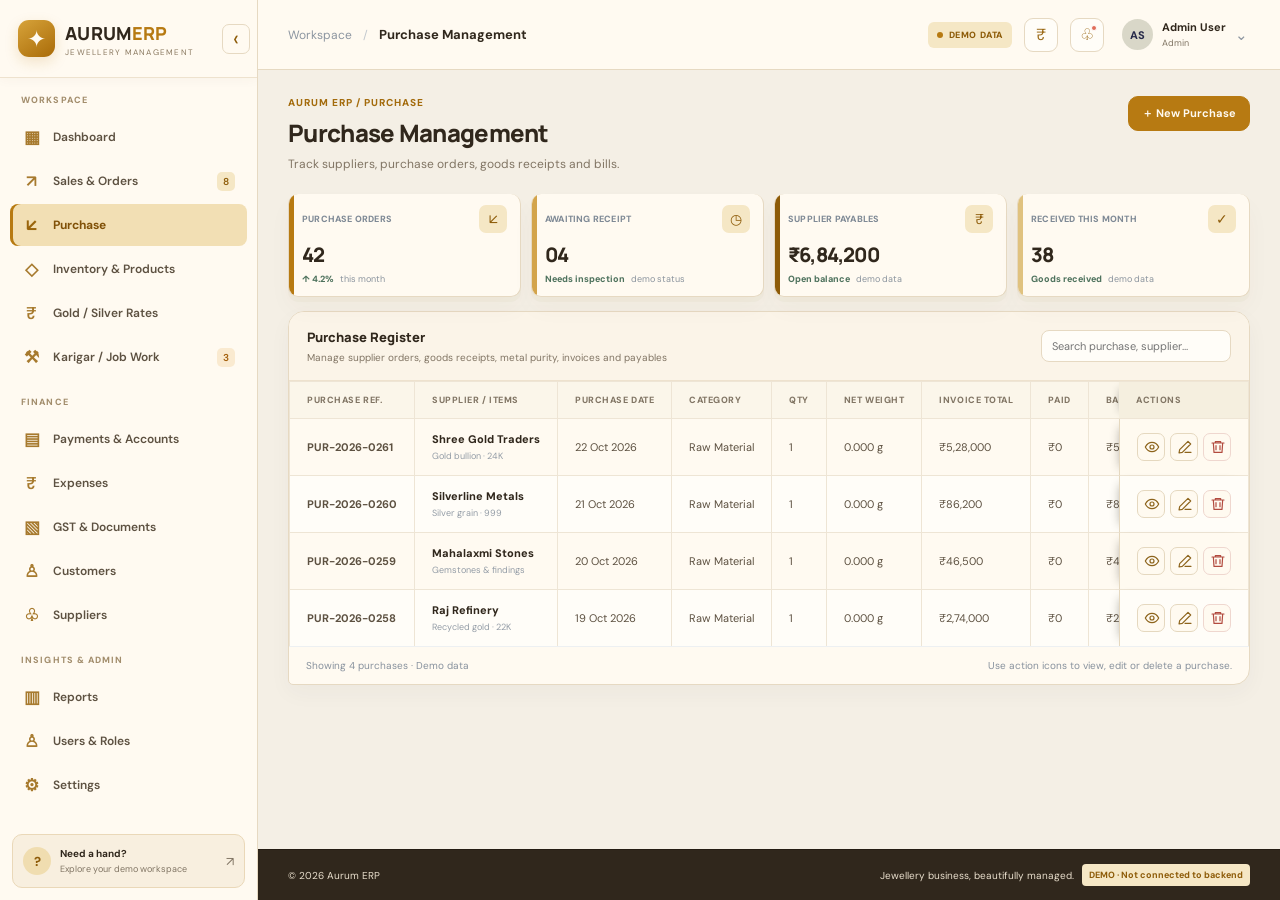
<file: purchase/purchase.html>
<!DOCTYPE html>
<html lang="en">
<head>
<meta charset="UTF-8"><meta name="viewport" content="width=device-width, initial-scale=1.0">
<title>Jewellery ERP | Demo Dashboard</title>
<link rel="stylesheet" href="../assets/css/dashboard.css">
<script defer src="../assets/js/nav-sidebar.js"></script>
</head>
<body>
<div class="mobile-overlay" id="mobileOverlay"></div>
<aside class="sidebar" id="sidebar">
  <div class="brand">
    <div class="brand-mark">✦</div><div class="brand-text"><strong>AURUM<span>ERP</span></strong><small>JEWELLERY MANAGEMENT</small></div>
    <button class="collapse" id="collapseBtn" title="Collapse sidebar">‹</button>
  </div>
  <nav id="navigation">
    <div class="nav-label">WORKSPACE</div>
    <button class="nav-item active" data-page="dashboard"><span>▦</span> Dashboard</button>
    <button class="nav-item" data-page="sales"><span>↗</span> Sales & Orders <em>8</em></button>
    <button class="nav-item" data-page="purchase"><span>↙</span> Purchase</button>
    <button class="nav-item" data-page="inventory"><span>◇</span> Inventory & Products</button>
    <button class="nav-item" data-page="rates"><span>₹</span> Gold / Silver Rates</button>
    <button class="nav-item" data-page="karigar"><span>⚒</span> Karigar / Job Work <em class="orange">3</em></button>
    <div class="nav-label">FINANCE</div>
    <button class="nav-item" data-page="payments"><span>▤</span> Payments & Accounts</button>
    <button class="nav-item" data-page="expenses"><span>₹</span> Expenses</button>
    <button class="nav-item" data-page="gst"><span>▧</span> GST & Documents</button>
    <button class="nav-item" data-page="customers"><span>♙</span> Customers</button>
    <button class="nav-item" data-page="suppliers"><span>♧</span> Suppliers</button>
    <div class="nav-label">INSIGHTS & ADMIN</div>
    <button class="nav-item" data-page="reports"><span>▥</span> Reports</button>
    <button class="nav-item" data-page="users"><span>♙</span> Users & Roles</button>
    <button class="nav-item" data-page="settings"><span>⚙</span> Settings</button>
  </nav>
  <div class="sidebar-bottom"><div class="help-icon">?</div><div><b>Need a hand?</b><small>Explore your demo workspace</small></div><span>↗</span></div>
</aside>
<div class="main-area">
<header class="topbar">
  <button class="mobile-menu" id="mobileMenu">☰</button>
  <div class="breadcrumbs"><span>Workspace</span><b>/</b><strong id="crumbTitle">Dashboard</strong></div>
  <div class="top-actions"><span class="demo-pill"><i></i> DEMO DATA</span><button class="icon-btn" id="rateTop" title="Today's rates">₹</button><button class="icon-btn notification" id="notifyBtn" title="Notifications">♧<i></i></button><div class="top-user-wrap"><button class="top-user" id="adminMenuToggle" type="button" aria-haspopup="true" aria-expanded="false"><div class="avatar small">AS</div><div><b>Admin User</b><small>Admin</small></div><span class="admin-chevron">⌄</span></button><div class="admin-dropdown" id="adminDropdown" hidden><div class="admin-dropdown-head"><b>Admin User</b><small>Administrator</small></div><button type="button" id="logoutButton" class="admin-logout"><span>↪</span> Logout</button></div></div></div>
</header>
<main class="content" id="content"></main>
<footer>© 2026 Aurum ERP <span>Jewellery business, beautifully managed.</span><b>DEMO · Not connected to backend</b></footer>
</div>
<div class="toast" id="toast"></div>
<div class="modal-backdrop" id="modalBackdrop">
  <div class="modal"><div class="modal-head"><div><h3 id="modalTitle">Add record</h3><p>Demo mode · changes stay in this browser session</p></div><button id="modalClose">×</button></div><form id="recordForm"><div id="modalFields" class="form-grid"></div><div class="modal-actions"><button type="button" class="btn secondary" id="cancelModal">Cancel</button><button class="btn primary" type="submit">Save demo record</button></div></form></div>
</div>
<script>window.addEventListener("DOMContentLoaded",()=>{document.querySelectorAll(".nav-item").forEach(b=>b.classList.toggle("active",b.dataset.page==="purchase"));});</script>
<script>
const $=s=>document.querySelector(s), $$=s=>[...document.querySelectorAll(s)];
const money=n=>'₹'+Number(n).toLocaleString('en-IN');
const today='22 Oct 2026';
const data={
sales:[
{ref:'INV-2026-1042',name:'Meera Joshi',detail:'Gold necklace · 22K',date:'22 Oct 2026',amount:184500,status:'Paid'},
{ref:'SO-2026-1041',name:'Shree Ganesh Jewellers',detail:'Wholesale · 8 items',date:'22 Oct 2026',amount:326000,status:'Pending'},
{ref:'INV-2026-1040',name:'Rohan Kulkarni',detail:'Gold ring · 18K',date:'21 Oct 2026',amount:42800,status:'Paid'},
{ref:'SO-2026-1039',name:'Anaya Patil',detail:'Silver anklets · 925',date:'21 Oct 2026',amount:12800,status:'In Progress'},
{ref:'INV-2026-1038',name:'Kavita Deshmukh',detail:'Gold bangles · 22K',date:'20 Oct 2026',amount:97200,status:'Delivered'},
{ref:'SO-2026-1037',name:'Omkar Gold House',detail:'Wholesale · 12 items',date:'20 Oct 2026',amount:418000,status:'Confirmed'}],
purchase:[
{ref:'PUR-2026-0261',name:'Shree Gold Traders',detail:'Gold bullion · 24K',date:'22 Oct 2026',amount:528000,status:'Pending'},
{ref:'PUR-2026-0260',name:'Silverline Metals',detail:'Silver grain · 999',date:'21 Oct 2026',amount:86200,status:'Completed'},
{ref:'PUR-2026-0259',name:'Mahalaxmi Stones',detail:'Gemstones & findings',date:'20 Oct 2026',amount:46500,status:'Processing'},
{ref:'PUR-2026-0258',name:'Raj Refinery',detail:'Recycled gold · 22K',date:'19 Oct 2026',amount:274000,status:'Completed'}],
inventory:[
{ref:'AU-RNG-2201',name:'Classic Gold Ring',detail:'Gold · 22K · 3.8 g',date:'Main Showroom',amount:24,status:'In Stock'},
{ref:'AU-NCK-1805',name:'Temple Necklace',detail:'Gold · 22K · 28.4 g',date:'Vault A',amount:6,status:'Low Stock'},
{ref:'AG-ANK-9250',name:'Silver Anklets',detail:'Silver · 925 · 42 g',date:'Main Showroom',amount:38,status:'In Stock'},
{ref:'AU-BNG-2208',name:'Gold Bangles',detail:'Gold · 22K · 18.6 g',date:'Workshop',amount:0,status:'Low Stock'},
{ref:'AG-CHM-9251',name:'Silver Chain',detail:'Silver · 925 · 16 g',date:'Main Showroom',amount:52,status:'In Stock'},
{ref:'AU-ER-1809',name:'Diamond Stud Earrings',detail:'Gold · 18K · 4.2 g',date:'Vault A',amount:12,status:'In Stock'}],
karigar:[
{ref:'JOB-0264',name:'Suresh Pawar',detail:'Temple necklace · 22K',date:'Due 24 Oct',amount:32.5,status:'In Progress'},
{ref:'JOB-0263',name:'Mahesh Sonawane',detail:'Gold bangles · 22K',date:'Due 23 Oct',amount:18.6,status:'Pending'},
{ref:'JOB-0262',name:'Ravi Shinde',detail:'Ring set · 18K',date:'Due 21 Oct',amount:12.2,status:'Overdue'},
{ref:'JOB-0261',name:'Ganesh Jadhav',detail:'Silver anklets · 925',date:'Due 25 Oct',amount:42,status:'In Progress'}],
payments:[
{ref:'PAY-0871',name:'Meera Joshi',detail:'Customer receipt · UPI',date:'22 Oct 2026',amount:184500,status:'Paid'},
{ref:'PAY-0870',name:'Silverline Metals',detail:'Supplier payment · NEFT',date:'21 Oct 2026',amount:50000,status:'Paid'},
{ref:'PAY-0869',name:'Shree Ganesh Jewellers',detail:'Customer advance · Bank',date:'21 Oct 2026',amount:75000,status:'Pending'},
{ref:'PAY-0868',name:'Suresh Pawar',detail:'Karigar labour · Cash',date:'20 Oct 2026',amount:12500,status:'Paid'}],
customers:[
{ref:'CUS-0018',name:'Meera Joshi',detail:'Retail · Pune',date:'Joined 2025',amount:0,status:'Active'},
{ref:'CUS-0017',name:'Shree Ganesh Jewellers',detail:'Wholesale · Pimpri',date:'Joined 2024',amount:326000,status:'Pending'},
{ref:'CUS-0016',name:'Rohan Kulkarni',detail:'Retail · Chinchwad',date:'Joined 2025',amount:0,status:'Active'},
{ref:'CUS-0015',name:'Omkar Gold House',detail:'Wholesale · Pune',date:'Joined 2023',amount:418000,status:'Overdue'},
{ref:'CUS-0014',name:'Anaya Patil',detail:'Retail · Nigdi',date:'Joined 2026',amount:12800,status:'Pending'}],
suppliers:[
{ref:'SUP-0012',name:'Shree Gold Traders',detail:'Gold bullion · Pune',date:'Terms: 15 days',amount:528000,status:'Pending'},
{ref:'SUP-0011',name:'Silverline Metals',detail:'Silver supplier · Mumbai',date:'Terms: 30 days',amount:36200,status:'Active'},
{ref:'SUP-0010',name:'Mahalaxmi Stones',detail:'Stones & findings · Pune',date:'Terms: 15 days',amount:46500,status:'Pending'},
{ref:'SUP-0009',name:'Raj Refinery',detail:'Gold refining · Mumbai',date:'Terms: 7 days',amount:0,status:'Active'}],
gst:[
{ref:'GST-1042',name:'Meera Joshi',detail:'Sales tax invoice',date:'22 Oct 2026',amount:184500,status:'Completed'},
{ref:'GST-1038',name:'Kavita Deshmukh',detail:'Sales tax invoice',date:'20 Oct 2026',amount:97200,status:'Completed'},
{ref:'GST-P261',name:'Shree Gold Traders',detail:'Purchase invoice',date:'22 Oct 2026',amount:528000,status:'Pending'}],
expenses:[
{ref:'EXP-2026-0184',name:'Showroom Electricity',detail:'Utilities · Main Showroom',date:'22 Oct 2026',amount:8450,status:'Paid'},
{ref:'EXP-2026-0183',name:'Workshop Supplies',detail:'Consumables · Workshop',date:'21 Oct 2026',amount:12600,status:'Pending'},
{ref:'EXP-2026-0182',name:'Courier & Delivery',detail:'Logistics · Dispatch',date:'20 Oct 2026',amount:2350,status:'Paid'}]
};
// Keep demo records between page refreshes; storage errors should never break the UI.
try { const saved = JSON.parse(localStorage.getItem('aurumDemoRecords') || '{}'); Object.keys(saved).forEach(k => { if (Array.isArray(saved[k])) data[k] = saved[k]; }); } catch (e) { console.warn('Demo storage unavailable; using sample data.', e); }
function saveDemoData(){ try { localStorage.setItem('aurumDemoRecords', JSON.stringify(data)); } catch(e) { console.warn('Could not persist demo records.', e); } }
const meta={
dashboard:{title:'Dashboard',desc:'Here’s what’s happening with your jewellery business today.',button:'Download report'},
sales:{title:'Sales & Orders',desc:'Manage customer orders, invoices, deliveries and returns.',button:'+ Create sales order'},
purchase:{title:'Purchase Management',desc:'Track suppliers, purchase orders, goods receipts and bills.',button:'+ New purchase'},
inventory:{title:'Inventory & Products',desc:'Track jewellery by SKU, tag, metal, purity, weight and location.',button:'+ Add product'},
rates:{title:'Gold / Silver Rates',desc:'Manage daily metal rates and review rate history.',button:'+ Update rates'},
karigar:{title:'Karigar / Job Work',desc:'Manage metal issued, work-in-progress, returns and labour settlements.',button:'+ Create job work'},
payments:{title:'Payments & Accounts',desc:'Track customer receipts, supplier payments, expenses and balances.',button:'+ Record payment'},
gst:{title:'GST & Documents',desc:'Review tax invoices, purchase documents and compliance summaries.',button:'+ Create document'},
customers:{title:'Customers',desc:'Manage retail and wholesale customers, credit terms and outstanding balances.',button:'+ Add customer'},
suppliers:{title:'Suppliers',desc:'Maintain supplier details, payment terms and outstanding balances.',button:'+ Add supplier'},
reports:{title:'Reports & Analytics',desc:'Review sales, stock, metal custody and business performance.',button:'Export report'},
users:{title:'Users & Roles',desc:'Manage team access and permissions by role.',button:'+ Add user'},
settings:{title:'Settings',desc:'Configure company details, branches, document numbering and preferences.',button:'Save settings'},
expenses:{title:'Expenses',desc:'Record operating costs and review business expenses by category.',button:'+ Add expense'}
};
const columns={
sales:['Reference','Customer / Order','Date','Total Amount','Status'],
purchase:['Purchase Ref.','Supplier / Items','Date','Total Amount','Status'],
inventory:['SKU / Tag','Product Details','Location','Available Qty','Stock Status'],
karigar:['Job ID','Karigar / Work','Due Date','Metal Weight','Job Status'],
payments:['Payment Ref.','Party / Method','Date','Amount','Status'],
customers:['Customer ID','Customer / Type','Relationship','Outstanding','Status'],
suppliers:['Supplier ID','Supplier / Category','Terms','Outstanding','Status'],
gst:['Document ID','Party / Document','Date','Taxable / Total','Status'],
expenses:['Expense ID','Expense / Category','Date','Amount','Status']
};
const iconBy={sales:'↗',purchase:'↙',inventory:'◇',rates:'₹',karigar:'⚒',payments:'▤',gst:'▧',customers:'♙',suppliers:'♧',reports:'▥',users:'♙',settings:'⚙',expenses:'₹'};
function statusClass(s){let x=s.toLowerCase().replaceAll(' ','-');if(['in-stock','paid','completed','delivered','active'].includes(x))return x;if(['pending','in-progress','processing','low-stock','confirmed','ready'].includes(x))return x;if(['overdue','cancelled','low'].includes(x))return x;return 'draft'}
function tableHTML(key,rows=data[key]||[]){let heads=columns[key]||['Reference','Name','Details','Value','Status'];return `<div class="table-wrap"><table><thead><tr>${heads.map(h=>`<th>${h}</th>`).join('')}<th>Action</th></tr></thead><tbody>${rows.map((r,i)=>`<tr><td><div class="main-cell">${r.ref}</div></td><td><div class="main-cell">${r.name}</div><div class="sub-cell">${r.detail}</div></td><td>${r.date}</td><td>${key==='inventory'?r.amount+' pcs':key==='karigar'?r.amount+' g':money(r.amount)}</td><td><span class="status ${statusClass(r.status)}">${r.status}</span></td><td><button class="text-link row-view" data-key="${key}" data-index="${i}">View ↗</button></td></tr>`).join('')}</tbody></table></div><div class="table-footer"><span>Showing ${rows.length} sample records · Demo data</span><span>Page 1 of 1</span></div>`}
function pageHead(key){let m=meta[key];return `<div class="page-head"><div><div class="eyebrow">AURUM ERP / ${key==='dashboard'?'OVERVIEW':key.toUpperCase()}</div><h1>${m.title}</h1><p>${m.desc}</p></div><div class="head-actions">${key==='dashboard'?'<button class="btn secondary" id="dateBtn">▦ &nbsp; Oct 2026</button>':''}<button class="btn primary" id="primaryAction">${m.button}</button></div></div>`}
function stat(label,value,icon,trend,foot,accent='var(--primary)'){return `<div class="stat-card" style="border-top-color:${accent}"><div class="stat-top"><span class="stat-label">${label}</span><span class="stat-icon">${icon}</span></div><div class="stat-value">${value}</div><div class="stat-bottom"><span class="trend">${trend}</span><span>${foot}</span></div></div>`}
function dashboard(){return `${pageHead('dashboard')}<div class="stats">${stat("Today's Sales",money(684500),'↗','↑ 12.8%','vs yesterday')}${stat('Gold Stock','2.48 kg','◇','↑ 4.2%','vs last month','var(--blue)')}${stat('Customer Dues',money(742800),'♙','6 invoices','need follow-up','#d99a35')}${stat('Active Job Work','12 jobs','⚒','3 overdue','karigar follow-up','#c77a65')}</div>
<div class="dashboard-grid"><section class="panel"><div class="panel-head"><div><h2>Sales Overview</h2><p>Revenue trend · October 2026</p></div><div class="chart-legend"><span><i class="dot" style="background:#6da84c"></i>Sales</span><span><i class="dot" style="background:#1985bf"></i>Purchases</span></div></div><div class="panel-body"><svg class="chart" viewBox="0 0 600 220" preserveAspectRatio="none"><g stroke="#edf0f2" stroke-width="1"><path d="M40 25H590 M40 65H590 M40 105H590 M40 145H590 M40 185H590"/></g><g><text x="0" y="29">₹8L</text><text x="0" y="69">₹6L</text><text x="0" y="109">₹4L</text><text x="0" y="149">₹2L</text><text x="0" y="189">₹0</text></g><path d="M40 150 L90 124 L140 138 L190 92 L240 106 L290 63 L340 80 L390 48 L440 76 L490 35 L540 54 L585 28 L585 185 L40 185Z" fill="#6da84c" opacity=".10"/><polyline points="40,150 90,124 140,138 190,92 240,106 290,63 340,80 390,48 440,76 490,35 540,54 585,28" fill="none" stroke="#6da84c" stroke-width="3" stroke-linejoin="round" stroke-linecap="round"/><polyline points="40,166 90,153 140,158 190,135 240,142 290,116 340,126 390,104 440,120 490,91 540,103 585,83" fill="none" stroke="#1985bf" stroke-width="2.5" stroke-linejoin="round" stroke-linecap="round"/><g><text x="35" y="210">01 Oct</text><text x="140" y="210">05 Oct</text><text x="245" y="210">10 Oct</text><text x="350" y="210">15 Oct</text><text x="455" y="210">20 Oct</text><text x="550" y="210">22 Oct</text></g></svg></div></section>
<section class="panel"><div class="panel-head"><div><h2>Today's Metal Rates</h2><p>Indicative demo rates · per gram</p></div><button class="text-link" data-goto="rates">View rates ↗</button></div><div class="panel-body"><div class="rate-list"><div class="rate-row"><div class="metal-badge">Au</div><div class="rate-name"><b>Gold 24K</b><small>999 purity</small></div><div class="rate-price">₹13,180<small>↑ 0.42%</small></div></div><div class="rate-row"><div class="metal-badge">Au</div><div class="rate-name"><b>Gold 22K</b><small>916 purity</small></div><div class="rate-price">₹12,082<small>↑ 0.38%</small></div></div><div class="rate-row"><div class="metal-badge silver">Ag</div><div class="rate-name"><b>Silver 999</b><small>Fine silver</small></div><div class="rate-price">₹168.50<small>↑ 0.21%</small></div></div><div class="rate-row"><div class="metal-badge silver">Ag</div><div class="rate-name"><b>Silver 925</b><small>Sterling</small></div><div class="rate-price">₹155.85<small>↑ 0.18%</small></div></div></div><button class="btn secondary" style="width:100%;margin-top:8px" data-goto="rates">Manage daily rates →</button></div></section></div>
<div class="dashboard-grid"><section class="panel"><div class="panel-head"><div><h2>Recent Sales & Orders</h2><p>Latest activity across your showroom</p></div><button class="text-link" data-goto="sales">View all ↗</button></div>${tableHTML('sales',data.sales.slice(0,4))}</section><section class="panel"><div class="panel-head"><div><h2>Quick Actions</h2><p>Common tasks for your team</p></div></div><div class="panel-body"><div class="quick-actions"><button class="quick-action" data-add="sales"><span class="quick-icon">＋</span><span><b>New Sales Order</b><small>Create customer order</small></span></button><button class="quick-action" data-add="purchase"><span class="quick-icon">↙</span><span><b>Record Purchase</b><small>Receive new goods</small></span></button><button class="quick-action" data-add="inventory"><span class="quick-icon">◇</span><span><b>Add Product</b><small>Update stock catalogue</small></span></button><button class="quick-action" data-add="karigar"><span class="quick-icon">⚒</span><span><b>Assign Job Work</b><small>Issue metal to karigar</small></span></button></div><div style="margin-top:20px"><div class="panel-head" style="padding:0 0 12px;border:0"><div><h2>Attention Needed</h2><p>Items that may need your review</p></div></div><div class="alert-list"><div class="alert-item"><div class="alert-symbol">!</div><div><b>3 overdue karigar jobs</b><p>Review metal reconciliation and expected return dates.</p></div></div><div class="alert-item"><div class="alert-symbol">₹</div><div><b>Customer payments pending</b><p>6 invoices have outstanding balances.</p></div></div><div class="alert-item"><div class="alert-symbol">◇</div><div><b>2 products are low on stock</b><p>Check replenishment or production needs.</p></div></div></div></div></div></section></div>`}
function genericPage(key){let m=meta[key];if(key==='rates')return `${pageHead(key)}<div class="stats">${stat('Gold 24K','₹13,180/g','Au','↑ 0.42%','today')}${stat('Gold 22K','₹12,082/g','Au','↑ 0.38%','today','var(--blue)')}${stat('Silver 999','₹168.50/g','Ag','↑ 0.21%','today','#d99a35')}${stat('Silver 925','₹155.85/g','Ag','↑ 0.18%','today','#c77a65')}</div><div class="page-columns"><section class="panel"><div class="panel-head"><div><h2>Metal Rate History</h2><p>Sample rates effective 22 October 2026</p></div><button class="btn secondary" id="exportBtn">Export CSV</button></div><div class="table-wrap"><table><thead><tr><th>Metal</th><th>Purity</th><th>Rate / Gram</th><th>Effective Date</th><th>Updated By</th><th>Status</th></tr></thead><tbody><tr><td>Gold</td><td>24K / 999</td><td>₹13,180.00</td><td>22 Oct 2026</td><td>Aarav Shah</td><td><span class="status active">Current</span></td></tr><tr><td>Gold</td><td>22K / 916</td><td>₹12,082.00</td><td>22 Oct 2026</td><td>Aarav Shah</td><td><span class="status active">Current</span></td></tr><tr><td>Silver</td><td>999</td><td>₹168.50</td><td>22 Oct 2026</td><td>Aarav Shah</td><td><span class="status active">Current</span></td></tr><tr><td>Silver</td><td>925</td><td>₹155.85</td><td>22 Oct 2026</td><td>Aarav Shah</td><td><span class="status active">Current</span></td></tr></tbody></table></div></section><section class="panel"><div class="panel-head"><div><h2>Rate Policy</h2><p>Demo configuration</p></div></div><div class="panel-body"><div class="alert-list"><div class="alert-item"><div class="quick-icon">✓</div><div><b>Rate history enabled</b><p>Previous rates remain available for audit.</p></div></div><div class="alert-item"><div class="quick-icon">✓</div><div><b>Approval for overrides</b><p>Sales rate overrides require manager approval.</p></div></div><div class="alert-item"><div class="quick-icon">!</div><div><b>Verify live market rates</b><p>These values are fictional demo data, not live rates.</p></div></div></div></div></section></div>`;
if(key==='reports')return `${pageHead(key)}<div class="stats">${stat('Gross Sales',money(4826500),'↗','↑ 8.4%','vs last month')}${stat('Purchases',money(3268000),'↙','↑ 3.1%','vs last month','var(--blue)')}${stat('Estimated Margin',money(618400),'◈','12.8%','demo estimate','#d99a35')}${stat('Open Receivables',money(742800),'₹','6 invoices','pending','#c77a65')}</div><div class="dashboard-grid"><section class="panel"><div class="panel-head"><div><h2>Business Summary</h2><p>Monthly totals · illustrative sample data</p></div><button class="btn secondary" id="exportBtn">Export CSV</button></div>${tableHTML('sales',data.sales.slice(0,5))}</section><section class="panel"><div class="panel-head"><div><h2>Report Categories</h2><p>Choose a report area</p></div></div><div class="panel-body"><div class="quick-actions"><button class="quick-action" data-goto="sales"><span class="quick-icon">↗</span><span><b>Sales Report</b><small>Daily / monthly sales</small></span></button><button class="quick-action" data-goto="inventory"><span class="quick-icon">◇</span><span><b>Stock Report</b><small>Purity and location</small></span></button><button class="quick-action" data-goto="karigar"><span class="quick-icon">⚒</span><span><b>Karigar Ledger</b><small>Metal balance and jobs</small></span></button><button class="quick-action" data-goto="payments"><span class="quick-icon">₹</span><span><b>Outstanding</b><small>Receivables and payables</small></span></button></div></div></section></div>`;
if(key==='users')return `${pageHead(key)}<div class="stats">${stat('Total Users','08','♙','6 active','team members')}${stat('Super Admin','01','⚙','Full access','role','var(--blue)')}${stat('Operational Roles','06','▤','Role-based','permissions','#d99a35')}${stat('MFA Status','Optional','✓','Demo only','not configured','#c77a65')}</div><section class="panel"><div class="panel-head"><div><h2>Team Access</h2><p>Example users and role permissions</p></div><button class="btn secondary" id="exportBtn">Export CSV</button></div><div class="table-wrap"><table><thead><tr><th>User</th><th>Role</th><th>Access Scope</th><th>Last Active</th><th>Status</th><th>Action</th></tr></thead><tbody>${[['Aarav Shah','Super Admin','All modules','Today','Active'],['Priya Kulkarni','Accountant','Accounts, GST, Reports','Today','Active'],['Rahul Patil','Salesperson / Cashier','Customers, Sales','Today','Active'],['Nitin Jadhav','Inventory Manager','Inventory, Stock Ledger','Yesterday','Active'],['Suresh Pawar','Karigar User','Assigned job work only','21 Oct','Active']].map((r,i)=>`<tr><td><div class="main-cell">${r[0]}</div><div class="sub-cell">user${i+1}@aurum.demo</div></td><td>${r[1]}</td><td>${r[2]}</td><td>${r[3]}</td><td><span class="status active">${r[4]}</span></td><td><button class="text-link" data-toast="Demo user details opened">View ↗</button></td></tr>`).join('')}</tbody></table></div></section>`;
if(key==='settings')return `${pageHead(key)}<div class="page-columns"><section class="panel"><div class="panel-head"><div><h2>Company Profile</h2><p>Basic business configuration</p></div></div><form id="settingsForm" class="form-grid"><div class="field"><label>Company Name</label><input value="Aurum Jewellers"></div><div class="field"><label>Financial Year</label><select><option>2026–2027</option><option>2025–2026</option></select></div><div class="field"><label>GSTIN (Demo)</label><input value="27AAAAA0000A1Z5"></div><div class="field"><label>Default Branch</label><select><option>Main Showroom — Pune</option><option>Workshop — Chinchwad</option></select></div><div class="field"><label>Document Prefix</label><input value="AUR"></div><div class="field"><label>Default Currency</label><select><option>INR — Indian Rupee</option></select></div><div class="field full"><label>Address</label><textarea>Pune, Maharashtra, India (demo address)</textarea></div><div class="field full"><button class="btn primary" type="submit">Save demo settings</button></div></form></section><section class="panel"><div class="panel-head"><div><h2>System Preferences</h2><p>Demo configuration</p></div></div><div class="panel-body"><div class="alert-list"><div class="alert-item"><div class="quick-icon">✓</div><div><b>Role-based access</b><p>Restrict sensitive actions by role.</p></div></div><div class="alert-item"><div class="quick-icon">✓</div><div><b>Audit trail</b><p>Keep changes and approvals traceable.</p></div></div><div class="alert-item"><div class="alert-symbol">!</div><div><b>Backend not connected</b><p>Settings on this screen are for visual demo only.</p></div></div></div></div></section></div>`;
let rows=data[key]||[];
return `${pageHead(key)}<div class="stats">${key==='sales'?stat('Orders This Month','126','↗','↑ 9.6%','vs last month'):key==='purchase'?stat('Purchase Orders','42','↙','↑ 4.2%','this month'):key==='inventory'?stat('Unique Products','486','◇','12 low stock','items need review'):key==='karigar'?stat('Open Jobs','12','⚒','3 overdue','require follow-up'):key==='payments'?stat('Collected Today',money(234500),'₹','↑ 6.8%','vs yesterday'):key==='customers'?stat('Total Customers','1,248','♙','38 new','this month'):key==='suppliers'?stat('Active Suppliers','42','♧','5 pending','payment review'):stat('Documents','218','▧','14 pending','review')}${stat(key==='inventory'?'Total Pieces':key==='karigar'?'Metal Issued':'Outstanding',key==='inventory'?'1,842 pcs':key==='karigar'?'105.3 g':money(key==='sales'?742800:key==='purchase'?684200:key==='payments'?742800:key==='customers'?756800:key==='suppliers'?610700:528000),'◇','Sample','demo snapshot','var(--blue)')}${stat(key==='purchase'?'Awaiting Receipt':key==='sales'?'Pending Orders':key==='inventory'?'Low Stock Items':key==='karigar'?'Jobs Overdue':key==='payments'?'Pending Payments':key==='customers'?'Credit Customers':key==='suppliers'?'Payment Due':'Pending Review',key==='inventory'?'2':key==='karigar'?'3':key==='sales'?'8':key==='purchase'?'4':'6','◷','Needs attention','demo status','#d99a35')}${stat(key==='inventory'?'Stock Locations':key==='karigar'?'Active Karigars':key==='customers'?'Wholesale Clients':'Completed This Month',key==='inventory'?'3':key==='karigar'?'18':key==='customers'?'84':'94','✓','Updated','22 Oct 2026','#c77a65')}</div><section class="panel"><div class="panel-head"><div><h2>${m.title} Register</h2><p>Search, review and add sample records · Demo mode</p></div><div class="table-tools"><input class="search-box" id="tableSearch" placeholder="⌕  Search records..."><button class="btn secondary" id="exportBtn">↓ Export CSV</button></div></div><div id="tableContent">${tableHTML(key,rows)}</div></section>`;
}
function salesOrderPage(){return `${pageHead('sales')}<div class="stats">${stat('Orders This Month','126','↗','↑ 9.6%','vs last month')}${stat('Pending Orders','08','◷','Needs attention','order status','var(--blue)')}${stat('Advance Received',money(480000),'₹','This month','demo data','#d99a35')}${stat('Ready for Delivery','18','✓','Awaiting pickup','demo data','#c77a65')}</div><div class="panel"><div class="panel-head"><div><h2>Sales Order Register</h2><p>Manage ready-stock and custom jewellery orders</p></div><div class="table-tools"><input class="search-box" id="tableSearch" placeholder="Search order, customer..." aria-label="Search sales orders"></div></div><div class="table-wrap"><table class="sales-orders-table sales-register-table"><thead><tr><th>Order No.</th><th>Customer</th><th>Type</th><th>Order Date</th><th>Items</th><th>Total</th><th>Advance</th><th>Balance</th><th>Delivery</th><th>Status</th><th>Actions</th></tr></thead><tbody id="salesOrderRows">${(data.sales||[]).map((r,i)=>salesOrderRow(r,i)).join('')}</tbody></table></div><div class="table-footer"><span id="salesOrderCount">Showing ${(data.sales||[]).length} orders · Demo data</span><span>Use the action icons to view, update, or delete an order.</span></div></div>`}
function salesOrderRow(r,i){const advance=Number(r.advance??Math.round((r.amount||0)*.25));const balance=Number(r.balance??Math.max(0,(r.amount||0)-advance));return `<tr><td><b>${r.ref}</b></td><td><div class="main-cell">${r.name}</div><div class="sub-cell">${r.detail||'Jewellery order'}</div></td><td>${r.orderType|| (i%2?'Custom':'Ready Stock')}</td><td>${r.date||'—'}</td><td>${r.quantity|| (i%2?2:1)}</td><td>${money(r.amount||0)}</td><td>${money(advance)}</td><td>${money(balance)}</td><td>${r.deliveryDate||'05 Nov 2026'}</td><td><span class="status ${statusClass(r.status||'Draft')}">${r.status||'Draft'}</span></td><td><div class="row-actions"><button class="action-icon" type="button" title="View order" aria-label="View order" data-order-action="view" data-order-index="${i}"><svg viewBox="0 0 24 24" aria-hidden="true"><path d="M2 12s3.5-7 10-7 10 7 10 7-3.5 7-10 7S2 12 2 12Z"/><circle cx="12" cy="12" r="3"/></svg></button><button class="action-icon" type="button" title="Edit order" aria-label="Edit order" data-order-action="update" data-order-index="${i}"><svg viewBox="0 0 24 24" aria-hidden="true"><path d="M12 20h9"/><path d="m16.5 3.5 4 4L8 20l-5 1 1-5Z"/></svg></button><button class="action-icon danger" type="button" title="Delete order" aria-label="Delete order" data-order-action="delete" data-order-index="${i}"><svg viewBox="0 0 24 24" aria-hidden="true"><path d="M3 6h18M8 6V4h8v2m3 0-1 14H6L5 6m4 4v6m6-6v6"/></svg></button></div></td></tr>`}
function detailedOrderModal(){
const fields=[
['Order Type','select','Ready Stock,Custom Jewellery'],['Order Priority','select','Normal,Urgent'],['Order Date','date',''],['Expected Delivery Date','date',''],
['Customer Name','text',''],['Customer ID / Code','text',''],['Customer Type','select','Retail,Wholesale,B2B,B2C'],['Mobile Number','tel',''],['Email','email',''],['GSTIN / PAN (if applicable)','text',''],['Billing Address','textarea',''],['Delivery Address','textarea',''],['Branch / Showroom','text','Main Showroom'],['Salesperson','text','Aarav Shah'],['Sales Channel','select','Showroom,Online,Phone,WhatsApp,Wholesale'],
['Product Name / SKU','text',''],['Category','select','Ring,Necklace,Chain,Bracelet,Earrings,Bangle,Anklet,Coin,Other'],['Metal Type','select','Gold,Silver,Platinum'],['Purity','select','24K / 999,22K / 916,18K / 750,14K / 585,925 Silver,999 Silver'],['Barcode / Tag Number','text',''],['Quantity (pcs)','number','1'],['Gross Weight (g)','number',''],['Stone Weight (g)','number','0'],['Other Non-metal Weight (g)','number','0'],
['Metal Rate per Gram (₹)','number',''],['Rate Source','select','Manual Demo Rate,API Rate'],['Making Charge Type','select','Per Gram,Percentage,Fixed'],['Making Charge Rate','number',''],['Wastage (%)','number','0'],['Stone Amount (₹)','number','0'],['Engraving / Other Charges (₹)','number','0'],['Item Discount (₹)','number','0'],['Order Discount (₹)','number','0'],['GST (%)','number','3'],
['Advance Amount (₹)','number','0'],['Payment Mode','select','Cash,UPI,Card,Bank Transfer,NEFT,Cheque'],['Transaction Reference / UTR','text',''],['Payment Status','select','Unpaid,Partially Paid,Paid,Refunded'],['Order Status','select','Draft,Confirmed,Pending Stock,In Production,Ready,Partially Delivered,Delivered,Cancelled'],['Stock Reservation','select','Reserve Available Stock,Pending Stock Check,Custom Production Required'],['Delivery Method','select','Store Pickup,Home Delivery,Courier'],['Special Instructions','textarea',''],['Internal Notes','textarea','']
];
$('#modalTitle').textContent='Create Detailed Sales Order';
$('#modalFields').innerHTML=`<div class="field full"><h3>1. Order & Customer Details</h3></div>`+fields.map((f,i)=>{let section=i===15?'<div class="field full"><h3>2. Jewellery Item & Weight Details</h3></div>':i===24?'<div class="field full"><h3>3. Rate, Making, Wastage & Tax</h3></div>':i===34?'<div class="field full"><h3>4. Payment, Stock & Delivery</h3></div>':'';let inp=f[1]==='select'?`<select name="f${i}" ${[2,3].includes(i)?'':' '}>${f[2].split(',').map(x=>`<option>${x}</option>`).join('')}</select>`:f[1]==='textarea'?`<textarea name="f${i}" placeholder="Enter ${f[0]}">${f[2]}</textarea>`:`<input name="f${i}" type="${f[1]}" ${f[1]==='number'?'min="0" step="0.001"':''} value="${f[2]}" placeholder="Enter ${f[0]}">`;let full=[10,11,41,42].includes(i);return section+`<div class="field ${full?'full':''}"><label>${f[0]}</label>${inp}</div>`}).join('')+`<div class="field full"><div class="alert-item"><div class="alert-symbol">₹</div><div><b>Order price calculation</b><p id="orderCalcPreview">Enter gross weight and rate to calculate estimate. Demo rates are not live.</p></div></div></div>`;
const form=$('#recordForm');$('#modalBackdrop').classList.add('show');document.body.classList.add('modal-open');
const val=n=>Number(form.querySelector(`[name="f${n}"]`)?.value||0);
const calc=()=>{const net=Math.max(0,val(21)-val(22)-val(23));const metal=net*val(24);const type=form.querySelector('[name="f26"]')?.value;const making=type==='Per Gram'?net*val(27):type==='Percentage'?metal*val(27)/100:val(27);const wastage=metal*val(28)/100;const subtotal=Math.max(0,metal+making+wastage+val(29)+val(30)-val(31)-val(32));const tax=subtotal*val(33)/100;const total=subtotal+tax;const advance=val(34);$('#orderCalcPreview').textContent=`Net metal: ${net.toFixed(3)} g · Metal: ${money(metal)} · Making: ${money(making)} · Wastage: ${money(wastage)} · Tax: ${money(tax)} · Grand total: ${money(total)} · Balance: ${money(Math.max(0,total-advance))}. Estimate only; confirm applicable tax rules.`;return {net,metal,making,wastage,tax,total,advance,balance:Math.max(0,total-advance)}};
form.querySelectorAll('input,select,textarea').forEach(x=>x.addEventListener('input',calc));calc();
form.onsubmit=e=>{e.preventDefault();const get=n=>form.querySelector(`[name="f${n}"]`)?.value||'';const c=calc();if(!get(4).trim()){toast('Please enter customer name.');form.querySelector('[name="f4"]').focus();return}if(!get(15).trim()){toast('Please enter product name / SKU.');form.querySelector('[name="f15"]').focus();return}const rec={ref:`SO-2026-${String(Date.now()).slice(-4)}`,name:get(4),detail:`${get(16)||'Jewellery'} · ${get(17)||'Gold'} ${get(18)||''}`,date:get(2)||today,amount:Math.round(c.total*100)/100,status:get(38)||'Draft',orderType:get(0),priority:get(1),customerId:get(5),customerType:get(6),phone:get(7),email:get(8),gstinPan:get(9),billingAddress:get(10),deliveryAddress:get(11),branch:get(12),salesperson:get(13),salesChannel:get(14),sku:get(15),barcode:get(19),quantity:Number(get(20)||1),grossWeight:Number(get(21)||0),stoneWeight:Number(get(22)||0),nonMetalWeight:Number(get(23)||0),netMetalWeight:c.net,metalRate:Number(get(24)||0),rateSource:get(25),makingChargeType:get(26),makingChargeRate:Number(get(27)||0),wastagePercent:Number(get(28)||0),wastageAmount:c.wastage,stoneAmount:Number(get(29)||0),otherCharges:Number(get(30)||0),itemDiscount:Number(get(31)||0),orderDiscount:Number(get(32)||0),gstPercent:Number(get(33)||0),advance:c.advance,balance:c.balance,paymentMode:get(35),transactionReference:get(36),paymentStatus:get(37)||'Unpaid',stockReservation:get(39),deliveryMethod:get(40),deliveryDate:get(3),specialInstructions:get(41),notes:get(42)};data.sales.unshift(rec);saveDemoData();$('#modalBackdrop').classList.remove('show');document.body.classList.remove('modal-open');toast('Sales order saved in demo data.');render('sales')};
}

function closeOrderOverlay(){ $('#modalBackdrop').classList.remove('show'); document.body.classList.remove('modal-open'); $('#recordForm').onsubmit=null; }
function showOrderOverlay(title, row, mode, index){
 const fields=[['Order Number','ref'],['Order Type','orderType'],['Order Priority','priority'],['Order Date','date'],['Expected Delivery','deliveryDate'],['Customer Name','name'],['Customer ID','customerId'],['Customer Type','customerType'],['Mobile Number','phone'],['Email','email'],['GSTIN / PAN','gstinPan'],['Billing Address','billingAddress'],['Delivery Address','deliveryAddress'],['Branch / Showroom','branch'],['Salesperson','salesperson'],['Sales Channel','salesChannel'],['Product / SKU','sku'],['Item Details','detail'],['Barcode / Tag','barcode'],['Quantity','quantity'],['Gross Weight (g)','grossWeight'],['Stone Weight (g)','stoneWeight'],['Other Non-metal Weight (g)','nonMetalWeight'],['Net Metal Weight (g)','netMetalWeight'],['Metal Rate (₹/g)','metalRate'],['Rate Source','rateSource'],['Making Charge Type','makingChargeType'],['Making Charge Rate','makingChargeRate'],['Wastage (%)','wastagePercent'],['Wastage Amount (₹)','wastageAmount'],['Stone Amount (₹)','stoneAmount'],['Other Charges (₹)','otherCharges'],['Item Discount (₹)','itemDiscount'],['Order Discount (₹)','orderDiscount'],['GST (%)','gstPercent'],['Grand Total (₹)','amount'],['Advance Amount (₹)','advance'],['Balance (₹)','balance'],['Payment Mode','paymentMode'],['Transaction Reference / UTR','transactionReference'],['Payment Status','paymentStatus'],['Order Status','status'],['Stock Reservation','stockReservation'],['Delivery Method','deliveryMethod'],['Special Instructions','specialInstructions'],['Internal Notes','notes']];
 $('#modalTitle').textContent=title; $('#modalBackdrop').classList.add('show'); document.body.classList.add('modal-open');
 $('#modalFields').innerHTML=fields.map(([label,key])=>{let value=row[key]??'';if(key==='amount'||key==='advance'||key==='balance'||key==='metalRate'||key==='stoneAmount'||key==='otherCharges'||key==='wastageAmount') value=Number(value||0).toFixed(2);let full=['billingAddress','deliveryAddress','specialInstructions','notes'].includes(key);let html=mode==='edit'?`<input name="edit_${key}" value="${String(value).replaceAll('&','&amp;').replaceAll('"','&quot;').replaceAll('<','&lt;')}" ${['quantity','grossWeight','stoneWeight','nonMetalWeight','netMetalWeight','metalRate','makingChargeRate','wastagePercent','wastageAmount','stoneAmount','otherCharges','itemDiscount','orderDiscount','gstPercent','amount','advance','balance'].includes(key)?'type="number" step="0.001" min="0"':''}>`:`<div class="order-read-value">${String(value||'—').replaceAll('&','&amp;').replaceAll('<','&lt;')}</div>`;return `<div class="field ${full?'full':''}"><label>${label}</label>${html}</div>`}).join('');
 $('#recordForm button[type="submit"]').style.display=mode==='edit'?'':'none'; $('#recordForm button[type="submit"]').textContent='Save Changes';
 $('#recordForm').onsubmit=e=>{e.preventDefault();const get=k=>$('#modalFields').querySelector(`[name="edit_${k}"]`)?.value;fields.forEach(([label,key])=>{if(get(key)!==undefined){let v=get(key);if(['quantity','grossWeight','stoneWeight','nonMetalWeight','netMetalWeight','metalRate','makingChargeRate','wastagePercent','wastageAmount','stoneAmount','otherCharges','itemDiscount','orderDiscount','gstPercent','amount','advance','balance'].includes(key))v=Number(v||0);row[key]=v;}});row.name=String(row.name||'');row.amount=Number(row.amount||0);row.advance=Number(row.advance||0);row.balance=Math.max(0,row.amount-row.advance);saveDemoData();closeOrderOverlay();render('sales');toast('Sales order updated successfully.');};
}
function bindSalesOrderActions(){
 $$('[data-order-action]').forEach(btn=>btn.onclick=()=>{const index=Number(btn.dataset.orderIndex),row=data.sales[index];if(!row)return;const action=btn.dataset.orderAction;
  if(action==='view'){showOrderOverlay('Sales Order Details · '+row.ref,row,'view',index);}
  else if(action==='update'){showOrderOverlay('Edit Sales Order · '+row.ref,row,'edit',index);}
  else if(action==='delete'){
   $('#modalTitle').textContent='Delete Sales Order?';$('#modalFields').innerHTML=`<div class="field full"><h3>Confirm deletion</h3><p class="delete-confirm-message">Are you sure you want to delete sales order <b>${row.ref}</b> for <b>${String(row.name||'Customer').replaceAll('<','&lt;')}</b>? This action cannot be undone.</p></div>`;
   $('#modalBackdrop').classList.add('show');document.body.classList.add('modal-open');$('#recordForm button[type="submit"]').style.display='';$('#recordForm button[type="submit"]').textContent='Delete Order';$('#recordForm').onsubmit=e=>{e.preventDefault();data.sales.splice(index,1);saveDemoData();$('#modalTitle').textContent='Delete Successful';$('#modalFields').innerHTML='<div class="field full"><div class="alert-item"><div class="alert-symbol">✓</div><div><b>Sales order deleted successfully</b><p>The selected order has been removed from this demo register.</p></div></div></div>';$('#recordForm button[type="submit"]').style.display='none';$('#recordForm button[type="button"]').textContent='Close';$('#recordForm button[type="button"]').onclick=()=>{closeOrderOverlay();render('sales')};toast('Sales order deleted successfully.');};
  }
 });
}
function purchasePage(){return `${pageHead('purchase')}<div class="stats">${stat('Purchase Orders','42','↙','↑ 4.2%','this month')}${stat('Awaiting Receipt','04','◷','Needs inspection','demo status','var(--blue)')}${stat('Supplier Payables',money(684200),'₹','Open balance','demo data','#d99a35')}${stat('Received This Month','38','✓','Goods received','demo data','#c77a65')}</div><div class="panel"><div class="panel-head"><div><h2>Purchase Register</h2><p>Manage supplier orders, goods receipts, metal purity, invoices and payables</p></div><div class="table-tools"><input class="search-box" id="tableSearch" placeholder="Search purchase, supplier..." aria-label="Search purchases"></div></div><div class="table-wrap"><table class="sales-orders-table purchase-table"><thead><tr><th>Purchase Ref.</th><th>Supplier / Items</th><th>Purchase Date</th><th>Category</th><th>Qty</th><th>Net Weight</th><th>Invoice Total</th><th>Paid</th><th>Balance</th><th>Receipt Status</th><th>Actions</th></tr></thead><tbody id="purchaseRows">${(data.purchase||[]).map((r,i)=>purchaseRow(r,i)).join('')}</tbody></table></div><div class="table-footer"><span id="purchaseCount">Showing ${(data.purchase||[]).length} purchases · Demo data</span><span>Use action icons to view, edit or delete a purchase.</span></div></div>`}
function purchaseRow(r,i){const paid=Number(r.paidAmount??0),balance=Number(r.balance??Math.max(0,(r.amount||0)-paid));return `<tr><td><b>${r.ref}</b></td><td><div class="main-cell">${r.name}</div><div class="sub-cell">${r.detail||'Purchase items'}</div></td><td>${r.date||'—'}</td><td>${r.category||'Raw Material'}</td><td>${r.quantity??1}</td><td>${Number(r.netWeight||r.grossWeight||0).toFixed(3)} g</td><td>${money(r.amount||0)}</td><td>${money(paid)}</td><td>${money(balance)}</td><td><span class="status ${statusClass(r.status||'Pending')}">${r.receiptStatus||r.status||'Pending'}</span></td><td><div class="row-actions"><button class="action-icon" type="button" title="View purchase" aria-label="View purchase" data-purchase-action="view" data-purchase-index="${i}"><svg viewBox="0 0 24 24"><path d="M2 12s3.5-7 10-7 10 7 10 7-3.5 7-10 7S2 12 2 12Z"/><circle cx="12" cy="12" r="3"/></svg></button><button class="action-icon" type="button" title="Edit purchase" aria-label="Edit purchase" data-purchase-action="edit" data-purchase-index="${i}"><svg viewBox="0 0 24 24"><path d="M12 20h9"/><path d="m16.5 3.5 4 4L8 20l-5 1 1-5Z"/></svg></button><button class="action-icon danger" type="button" title="Delete purchase" aria-label="Delete purchase" data-purchase-action="delete" data-purchase-index="${i}"><svg viewBox="0 0 24 24"><path d="M3 6h18M8 6V4h8v2m3 0-1 14H6L5 6m4 4v6m6-6v6"/></svg></button></div></td></tr>`}
const purchaseFields=[['Purchase Reference','ref'],['Supplier Name','name'],['Supplier Code','supplierCode'],['Supplier Invoice Number','invoiceNumber'],['Purchase Order Number','poNumber'],['Purchase Date','date'],['Expected Receipt Date','expectedReceiptDate'],['Purchase Category','category'],['Material / Item Description','detail'],['Metal Type','metalType'],['Purity','purity'],['SKU / Batch / Lot Number','batchNumber'],['Quantity / Pieces','quantity'],['Gross Weight (g)','grossWeight'],['Stone / Non-metal Weight (g)','nonMetalWeight'],['Net Metal Weight (g)','netWeight'],['Rate per Gram (₹)','ratePerGram'],['Taxable Amount (₹)','taxableAmount'],['Making / Refining / Other Charges (₹)','otherCharges'],['Discount (₹)','discount'],['GST (%)','gstPercent'],['GST Amount (₹)','gstAmount'],['Invoice Total (₹)','amount'],['Paid Amount (₹)','paidAmount'],['Balance Payable (₹)','balance'],['Payment Terms','paymentTerms'],['Payment Mode','paymentMode'],['Transaction Reference / UTR','transactionReference'],['Payment Status','paymentStatus'],['Goods Receipt Status','receiptStatus'],['Quality / Purity Check','qualityStatus'],['Storage Location','storageLocation'],['Received By','receivedBy'],['Internal Notes','notes']];
function openPurchaseOverlay(title,row,mode,index){
 const form=$('#recordForm'), fields=$('#modalFields'), submit=form.querySelector('button[type="submit"]'), cancel=form.querySelector('button[type="button"]');
 $('#modalTitle').textContent=title;
 $('#modalBackdrop').classList.add('show');document.body.classList.add('modal-open');
 if(mode==='delete'){
   fields.innerHTML=`<div class="purchase-delete-confirm"><div class="purchase-delete-icon">!</div><h3>Delete this purchase?</h3><p>This will remove <b>${String(row.ref||'purchase').replaceAll('&','&amp;').replaceAll('<','&lt;')}</b> for <b>${String(row.name||'this supplier').replaceAll('&','&amp;').replaceAll('<','&lt;')}</b> from the demo register. This action cannot be undone.</p></div>`;
   submit.style.display='';submit.textContent='Yes, Delete Purchase';submit.classList.add('danger-confirm');cancel.textContent='Keep Purchase';cancel.onclick=closeOrderOverlay;
   form.onsubmit=e=>{e.preventDefault();e.stopPropagation();if(!data.purchase[index]||data.purchase[index]!==row){toast('Purchase record changed. Please try again.');closeOrderOverlay();render('purchase');return;}data.purchase.splice(index,1);saveDemoData();closeOrderOverlay();render('purchase');toast('Purchase deleted successfully.');};
   return;
 }
 const groups={ref:'1. Purchase & Supplier Details',category:'2. Material, Weight & Quality Details',ratePerGram:'3. Pricing, Tax & Invoice Details',paymentTerms:'4. Payment & Goods Receipt'};
 fields.innerHTML=purchaseFields.map(([label,key])=>{const value=row[key]??(key==='quantity'?1:key==='gstPercent'?3:key==='paymentStatus'?'Unpaid':key==='receiptStatus'?'Pending':key==='qualityStatus'?'Pending Inspection':'');const section=groups[key]?`<div class="field full"><h3>${groups[key]}</h3></div>`:'';const selects={category:['Raw Gold','Raw Silver','Bullion / Coins','Gemstones','Findings / Components','Finished Jewellery','Recycled Metal','Other'],metalType:['Gold','Silver','Platinum','Diamond / Gemstone','Mixed'],purity:['24K / 999','22K / 916','18K / 750','14K / 585','999 Silver','925 Silver','Not Applicable'],paymentTerms:['Immediate','7 days','15 days','30 days','45 days','60 days'],paymentMode:['Cash','UPI','Bank Transfer','NEFT','RTGS','Cheque','Card','Other'],paymentStatus:['Unpaid','Partially Paid','Paid','Overdue'],receiptStatus:['Pending','Partially Received','Received','Rejected','Cancelled'],qualityStatus:['Pending Inspection','Passed','Failed','Recheck']};let input='';if((mode==='edit'||mode==='create')&&key==='ref'){input=`<input value="${String(value).replaceAll('&','&amp;').replaceAll('"','&quot;')}" disabled>`}else if((mode==='edit'||mode==='create')&&selects[key]){input=`<select name="p_${key}">${selects[key].map(v=>`<option ${String(value)===v?'selected':''}>${v}</option>`).join('')}</select>`}else if(mode==='edit'||mode==='create'){const type=/Date$|^date$/.test(key)?'date':['quantity','grossWeight','nonMetalWeight','netWeight','ratePerGram','taxableAmount','otherCharges','discount','gstPercent','gstAmount','amount','paidAmount','balance'].includes(key)?'number':'text';input=`<input name="p_${key}" type="${type}" ${type==='number'?'min="0" step="0.001"':''} value="${String(value).replaceAll('&','&amp;').replaceAll('"','&quot;').replaceAll('<','&lt;')}" ${mode==='create'&&key==='name'?'required':''}>`}else{input=`<div class="order-read-value">${String(value||'—').replaceAll('&','&amp;').replaceAll('<','&lt;')}</div>`}return section+`<div class="field ${['notes','detail'].includes(key)?'full':''}"><label>${label}</label>${input}</div>`}).join('');
 submit.style.display=mode==='view'?'none':'';submit.textContent=mode==='create'?'Save Purchase':'Save Changes';submit.classList.remove('danger-confirm');cancel.textContent='Cancel';cancel.onclick=closeOrderOverlay;
 form.onsubmit=e=>{e.preventDefault();e.stopPropagation();purchaseFields.forEach(([label,key])=>{const el=fields.querySelector(`[name="p_${key}"]`);if(el){let v=el.value;if(['quantity','grossWeight','nonMetalWeight','netWeight','ratePerGram','taxableAmount','otherCharges','discount','gstPercent','gstAmount','amount','paidAmount','balance'].includes(key))v=Number(v||0);row[key]=v;}});row.name=String(row.name||'').trim();if(!row.name){toast('Please enter supplier name.');return;}row.balance=Math.max(0,Number(row.amount||0)-Number(row.paidAmount||0));row.detail=row.detail||row.category||'Purchase items';if(mode==='create')data.purchase.unshift(row);saveDemoData();closeOrderOverlay();render('purchase');toast(mode==='create'?'Purchase saved successfully.':'Purchase updated successfully.');};
}
function bindPurchaseActions(){$$('[data-purchase-action]').forEach(btn=>btn.onclick=()=>{const index=Number(btn.dataset.purchaseIndex),row=data.purchase[index];if(!row)return;const action=btn.dataset.purchaseAction;if(action==='view')openPurchaseOverlay('Purchase Details · '+row.ref,row,'view',index);if(action==='edit')openPurchaseOverlay('Edit Purchase · '+row.ref,row,'edit',index);if(action==='delete')openPurchaseOverlay('Confirm Delete Purchase · '+row.ref,row,'delete',index);});}
function createPurchase(){const row={ref:`PUR-2026-${String(Date.now()).slice(-4)}`,name:'',detail:'',date:'2026-10-28',amount:0,status:'Pending',quantity:1,gstPercent:3,paidAmount:0,balance:0,paymentStatus:'Unpaid',receiptStatus:'Pending',qualityStatus:'Pending Inspection'};openPurchaseOverlay('Create Purchase',row,'create',-1);}
function entityActionButtons(kind,i){return `<div class="row-actions"><button class="action-icon" type="button" title="View" aria-label="View" data-entity-action="view" data-entity-kind="${kind}" data-entity-index="${i}"><svg viewBox="0 0 24 24"><path d="M2 12s3.5-7 10-7 10 7 10 7-3.5 7-10 7S2 12 2 12Z"/><circle cx="12" cy="12" r="3"/></svg></button><button class="action-icon" type="button" title="Edit" aria-label="Edit" data-entity-action="edit" data-entity-kind="${kind}" data-entity-index="${i}"><svg viewBox="0 0 24 24"><path d="M12 20h9"/><path d="m16.5 3.5 4 4L8 20l-5 1 1-5Z"/></svg></button><button class="action-icon danger" type="button" title="Delete" aria-label="Delete" data-entity-action="delete" data-entity-kind="${kind}" data-entity-index="${i}"><svg viewBox="0 0 24 24"><path d="M3 6h18M8 6V4h8v2m3 0-1 14H6L5 6m4 4v6m6-6v6"/></svg></button></div>`}
function inventoryPage(){const rows=data.inventory||[];return `${pageHead('inventory')}<div class="stats">${stat('Unique Products',String(rows.length+480),'◇','Catalogue','demo data')}${stat('Total Pieces','1,842 pcs','▦','Across branches','demo snapshot','var(--blue)')}${stat('Low Stock Items',String(rows.filter(r=>String(r.status).toLowerCase().includes('low')).length||2),'!','Reorder needed','review stock','#d99a35')}${stat('Stock Locations','03','⌖','Showroom, vault, workshop','demo data','#c77a65')}</div><section class="panel"><div class="panel-head"><div><h2>Inventory & Product Register</h2><p>Product catalogue, metal purity, weight, stock and storage location</p></div><div class="table-tools"><input class="search-box" id="tableSearch" placeholder="Search SKU, product, metal..." aria-label="Search inventory"><button class="btn secondary" id="exportBtn">↓ Export CSV</button></div></div><div class="table-wrap"><table class="sales-orders-table entity-register-table"><thead><tr><th>SKU / Tag</th><th>Product</th><th>Category</th><th>Metal / Purity</th><th>Gross Weight</th><th>Net Weight</th><th>Available Qty</th><th>Location</th><th>Stock Status</th><th>Actions</th></tr></thead><tbody id="inventoryRows">${rows.map((r,i)=>`<tr><td><b>${r.sku||r.ref}</b><div class="sub-cell">${r.barcode||'Barcode not set'}</div></td><td><div class="main-cell">${r.name}</div><div class="sub-cell">${r.detail||'Jewellery product'}</div></td><td>${r.category||'Finished Jewellery'}</td><td>${r.metalType||((r.detail||'Gold · 22K').split('·').slice(0,2).join('·'))}</td><td>${Number(r.grossWeight||r.weight||0).toFixed(3)} g</td><td>${Number(r.netWeight??r.grossWeight??r.weight??0).toFixed(3)} g</td><td>${r.quantity??r.amount??0} pcs</td><td>${r.location||r.date||'Main Showroom'}</td><td><span class="status ${statusClass(r.status||'In Stock')}">${r.status||'In Stock'}</span></td><td>${entityActionButtons('inventory',i)}</td></tr>`).join('')}</tbody></table></div><div class="table-footer"><span id="inventoryCount">Showing ${rows.length} products · Demo data</span><span>Use action icons to view, edit or delete a product.</span></div></section>`}
function ensureRates(){if(!Array.isArray(data.rates)||!data.rates.length)data.rates=[{ref:'RATE-2401',name:'Gold 24K',metal:'Gold',purity:'24K / 999',rate:13180,date:'2026-10-22',source:'Manual Update',updatedBy:'Aarav Shah',status:'Current',notes:'Indicative demo rate'},{ref:'RATE-2201',name:'Gold 22K',metal:'Gold',purity:'22K / 916',rate:12082,date:'2026-10-22',source:'Manual Update',updatedBy:'Aarav Shah',status:'Current',notes:''},{ref:'RATE-AG99',name:'Silver 999',metal:'Silver',purity:'999 Fine',rate:168.5,date:'2026-10-22',source:'Manual Update',updatedBy:'Aarav Shah',status:'Current',notes:''},{ref:'RATE-AG92',name:'Silver 925',metal:'Silver',purity:'925 Sterling',rate:155.85,date:'2026-10-22',source:'Manual Update',updatedBy:'Aarav Shah',status:'Current',notes:''}]}
function ratesPage(){ensureRates();const rows=data.rates;return `${pageHead('rates')}<div class="stats">${stat('Gold 24K','₹13,180/g','Au','999 purity','demo rate')}${stat('Gold 22K','₹12,082/g','Au','916 purity','demo rate','var(--blue)')}${stat('Silver 999','₹168.50/g','Ag','Fine silver','demo rate','#d99a35')}${stat('Silver 925','₹155.85/g','Ag','Sterling silver','demo rate','#c77a65')}</div><section class="panel"><div class="panel-head"><div><h2>Gold & Silver Rate Register</h2><p>Maintain purity-wise rates, effective dates and update history</p></div><div class="table-tools"><input class="search-box" id="tableSearch" placeholder="Search metal, purity, rate..." aria-label="Search metal rates"><button class="btn secondary" id="exportBtn">↓ Export CSV</button></div></div><div class="table-wrap"><table class="sales-orders-table entity-register-table"><thead><tr><th>Rate ID</th><th>Metal</th><th>Purity</th><th>Rate / Gram</th><th>Effective Date</th><th>Rate Source</th><th>Updated By</th><th>Status</th><th>Actions</th></tr></thead><tbody id="ratesRows">${rows.map((r,i)=>`<tr><td><b>${r.ref}</b></td><td>${r.metal||r.name.split(' ')[0]}</td><td>${r.purity||'—'}</td><td><b>${money(r.rate??r.amount??0)}</b></td><td>${r.date||'—'}</td><td>${r.source||'Manual Update'}</td><td>${r.updatedBy||'Admin'}</td><td><span class="status ${statusClass(r.status||'Current')}">${r.status||'Current'}</span></td><td>${entityActionButtons('rates',i)}</td></tr>`).join('')}</tbody></table></div><div class="table-footer"><span id="ratesCount">Showing ${rows.length} rate records · Demo rates only</span><span>Rates shown are fictional demo values, not live market prices.</span></div></section>`}
function entityFields(kind){return kind==='inventory'?[['Product Name','name','text'],['SKU / Tag Number','sku','text'],['Barcode Number','barcode','text'],['Category','category','select:Ring,Necklace,Chain,Bracelet,Earrings,Bangle,Anklet,Coin,Bullion,Other'],['Metal Type','metalType','select:Gold,Silver,Platinum,Diamond / Gemstone,Mixed'],['Purity','purity','select:24K / 999,22K / 916,18K / 750,14K / 585,925 Silver,999 Silver'],['HSN Code','hsnCode','text'],['Quantity (pieces)','quantity','number'],['Gross Weight (g)','grossWeight','number'],['Stone Weight (g)','stoneWeight','number'],['Net Metal Weight (g)','netWeight','number'],['Metal Rate per Gram (₹)','ratePerGram','number'],['Making Charges (₹)','makingCharges','number'],['Wastage (%)','wastagePercent','number'],['Supplier / Vendor','supplier','text'],['Storage Location','location','select:Main Showroom,Vault A,Vault B,Workshop,Branch Store'],['Reorder Level (pcs)','reorderLevel','number'],['Stock Status','status','select:In Stock,Low Stock,Out of Stock,Reserved,In Production'],['Notes','notes','text']]:[['Metal','metal','select:Gold,Silver'],['Purity','purity','select:24K / 999,22K / 916,18K / 750,14K / 585,999 Fine,925 Sterling'],['Rate per Gram (₹)','rate','number'],['Effective Date','date','date'],['Effective Time','effectiveTime','text'],['Rate Source','source','select:Manual Update,Market Feed,API,Import'],['Updated By','updatedBy','text'],['Status','status','select:Current,Pending Approval,Archived'],['Reason / Notes','notes','text']]}
function openEntityModal(kind,mode,index){const rows=data[kind]||[];const row=index>=0?rows[index]:{};const titleMap={inventory:{create:'Add Product',view:'Product Details',edit:'Edit Product',delete:'Delete Product'},rates:{create:'Update Metal Rate',view:'Metal Rate Details',edit:'Edit Metal Rate',delete:'Delete Metal Rate'}};$('#modalTitle').textContent=titleMap[kind][mode];const fields=entityFields(kind);if(mode==='delete'){$('#modalFields').innerHTML=`<div class="field full"><p class="delete-confirm-message">Delete <b>${row.name||row.ref||'this record'}</b>? This action cannot be undone.</p></div>`}else{$('#modalFields').innerHTML=fields.map(([label,key,type])=>{let val=row[key]??(key==='name'?'':key==='metal'?'Gold':key==='purity'?'22K / 916':key==='date'?'2026-10-29':key==='status'?(kind==='inventory'?'In Stock':'Current'):key==='quantity'?1:key==='updatedBy'?'Admin':'');let input=type.startsWith('select:')?`<select name="e_${key}" ${mode==='view'?'disabled':''}>${type.slice(7).split(',').map(v=>`<option ${String(val)===v?'selected':''}>${v}</option>`).join('')}</select>`:`<input name="e_${key}" type="${type}" value="${String(val).replaceAll('&','&amp;').replaceAll('"','&quot;').replaceAll('<','&lt;')}" ${mode==='view'?'disabled':''} ${type==='number'?'min="0" step="0.001"':''} ${['name','sku','metal','rate'].includes(key)&&mode!=='view'?'required':''}>`;return `<div class="field ${['notes'].includes(key)?'full':''}"><label>${label}</label>${input}</div>`}).join('')}
const form=$('#recordForm'),submit=form.querySelector('button[type="submit"]'),cancel=form.querySelector('button[type="button"]');submit.style.display=mode==='view'?'none':'';submit.textContent=mode==='delete'?'Delete Record':mode==='edit'?'Save Changes':kind==='rates'?'Save Rate':'Add Product';cancel.textContent='Cancel';cancel.onclick=()=>{closeEntityModal()};$('#modalBackdrop').classList.add('show');document.body.classList.add('modal-open');form.onsubmit=e=>{e.preventDefault();if(mode==='view'){closeEntityModal();return}if(mode==='delete'){rows.splice(index,1)}else{const obj={...(row||{})};fields.forEach(([label,key])=>{const el=form.querySelector(`[name="e_${key}"]`);if(el)obj[key]=el.value});if(kind==='inventory'){obj.ref=obj.sku||row.ref||`SKU-${Date.now().toString().slice(-6)}`;obj.detail=`${obj.metalType||'Gold'} · ${obj.purity||''} · ${obj.netWeight||obj.grossWeight||0} g`;obj.date=obj.location||'Main Showroom';obj.amount=Number(obj.quantity||0)}else{obj.metal=obj.metal||'Gold';obj.name=`${obj.metal} ${obj.purity||''}`.trim();obj.ref=row.ref||`RATE-${Date.now().toString().slice(-6)}`;obj.amount=Number(obj.rate||0);obj.date=obj.date||'2026-10-29'}if(mode==='create')rows.unshift(obj);else rows[index]=obj}data[kind]=rows;saveDemoData();closeEntityModal();toast(mode==='delete'?'Record deleted.':'Record saved in demo data.');render(kind)}}
function closeEntityModal(){ $('#modalBackdrop').classList.remove('show');document.body.classList.remove('modal-open');const f=$('#recordForm');f.onsubmit=null;f.querySelector('button[type="submit"]').style.display='';f.querySelector('button[type="submit"]').textContent='Save';f.querySelector('button[type="button"]').textContent='Cancel';}
function bindEntityPage(kind){const create=$('#primaryAction');if(create)create.onclick=()=>openEntityModal(kind,'create',-1);const search=$('#tableSearch');if(search)search.oninput=()=>{const q=search.value.toLowerCase(),tbody=$(`#${kind==='inventory'?'inventoryRows':'ratesRows'}`);let count=0;[...tbody.rows].forEach(tr=>{tr.style.display=tr.textContent.toLowerCase().includes(q)?'':'none';if(tr.style.display!=='none')count++});const label=$(`#${kind}Count`);if(label)label.textContent=`Showing ${count} ${kind==='inventory'?'products':'rate records'} · Demo data`};const exp=$('#exportBtn');if(exp)exp.onclick=()=>exportCSV(kind);$$('[data-entity-action]').forEach(btn=>btn.onclick=()=>{const k=btn.dataset.entityKind,i=Number(btn.dataset.entityIndex);openEntityModal(k,btn.dataset.entityAction,i)})}
function render(key){if(!meta[key])key='dashboard';document.body.dataset.page=key;$('#crumbTitle').textContent=meta[key].title;$('#content').innerHTML=key==='dashboard'?dashboard():key==='sales'?salesOrderPage():key==='purchase'?purchasePage():key==='inventory'?inventoryPage():key==='rates'?ratesPage():genericPage(key);bindPage(key);window.dispatchEvent(new CustomEvent('aurum:page-rendered',{detail:{page:key}}));window.scrollTo({top:0,behavior:'smooth'});}
function bindPage(key){if(key==='inventory'||key==='rates'){bindEntityPage(key);return}if(key==='purchase'){const create=$('#primaryAction');if(create){create.textContent='＋ New Purchase';create.onclick=createPurchase;}const q=$('#tableSearch');if(q)q.oninput=()=>{const v=q.value.toLowerCase();let shown=0;$$('#purchaseRows tr').forEach(r=>{r.style.display=r.textContent.toLowerCase().includes(v)?'':'none';if(r.style.display!=='none')shown++});const count=$('#purchaseCount');if(count)count.textContent=`Showing ${shown} purchases · Demo data`;};bindPurchaseActions();return}if(key==='sales'){const create=$('#primaryAction');if(create){create.onclick=detailedOrderModal;create.textContent='＋ Create Sales Order';}const q=$('#tableSearch');if(q)q.oninput=()=>{const v=q.value.toLowerCase();let shown=0;$$('#salesOrderRows tr').forEach(r=>{r.style.display=r.textContent.toLowerCase().includes(v)?'':'none';if(r.style.display!=='none')shown++});const count=$('#salesOrderCount');if(count)count.textContent=`Showing ${shown} orders · Demo data`;};bindSalesOrderActions();return}const act=$('#primaryAction');if(act)act.onclick=()=>{if(['dashboard','reports'].includes(key)){exportCSV(key);return}openModal(key)};const search=$('#tableSearch');if(search)search.addEventListener('input',()=>{let q=search.value.toLowerCase();let rows=(data[key]||[]).filter(r=>Object.values(r).some(v=>String(v).toLowerCase().includes(q)));$('#tableContent').innerHTML=tableHTML(key,rows);bindRowButtons()});bindRowButtons();$$('[data-goto]').forEach(b=>b.onclick=()=>render(b.dataset.goto));$$('[data-add]').forEach(b=>b.onclick=()=>openModal(b.dataset.add));let ex=$('#exportBtn');if(ex)ex.onclick=()=>exportCSV(key);let d=$('#dateBtn');if(d)d.onclick=()=>toast('Showing sample data for October 2026');let sf=$('#settingsForm');if(sf)sf.onsubmit=e=>{e.preventDefault();toast('Demo settings saved for this session.')}}
function bindRowButtons(){$$('.row-view').forEach(b=>b.onclick=()=>{let r=(data[b.dataset.key]||[])[+b.dataset.index];if(r)toast(`${r.ref} · ${r.name} · ${r.status}`)});$$('[data-toast]').forEach(b=>b.onclick=()=>toast(b.dataset.toast))}
function openModal(key){let labels={expenses:['Expense Name','Category','Expense Date','Amount (₹)','Status'],sales:['Customer / Dealer','Order Type','Order Date','Amount (₹)','Status'],purchase:['Supplier Name','Purchase Category','Purchase Date','Amount (₹)','Status'],inventory:['Product Name','Metal / Purity','SKU / Tag','Weight (g)','Quantity'],rates:['Metal','Purity','Rate per gram (₹)','Effective Date','Reason'],karigar:['Karigar Name','Job / Design','Metal Issued (g)','Due Date','Status'],payments:['Party Name','Payment Mode','Amount (₹)','Payment Date','Status'],gst:['Party Name','Document Type','Document Date','Taxable Amount (₹)','Status'],customers:['Customer Name','Customer Type','Phone','Credit Limit (₹)','Status'],suppliers:['Supplier Name','Category','Phone','Payment Terms','Status']};let ls=labels[key]||['Name','Category','Details','Amount','Status'];$('#modalTitle').textContent=meta[key].button.replace(/^\+\s*/,'').replace(/^Create /,'Create ').replace(/^Record /,'Record ');$('#modalFields').innerHTML=ls.map((l,i)=>`<div class="field ${i===ls.length-1?'full':''}"><label>${l}</label>${/Status|Type|Mode|Category|Purity|Terms|Reason/.test(l)?`<select><option>${key==='sales'&&i===1?'Retail':key==='sales'&&i===4?'Pending':key==='payments'&&i===1?'UPI':key==='expenses'&&i===1?'Utilities':/Status/.test(l)?'Pending':key==='customers'&&i===1?'Retail':'Select option'}</option>${['Pending','Confirmed','Paid','In Progress','Completed','Retail','Wholesale','Gold','Silver','Cash','UPI','Bank Transfer','NEFT','22K','24K','925','15 days','30 days','Utilities','Rent','Salary','Transport','Marketing','Maintenance','Other'].map(o=>`<option>${o}</option>`).join('')}</select>`:`<input ${i===0?'required':''} placeholder="Enter ${l.toLowerCase()}" ${/Amount|Weight|Quantity|Credit Limit|Rate per/.test(l)?'type="number" min="0" step="0.01"':''} ${/Date/.test(l)?'type="date"':''}>`}</div>`).join('');$('#modalBackdrop').classList.add('show');$('#recordForm').onsubmit=e=>{e.preventDefault();let vals=[...$('#modalFields').querySelectorAll('input,select')].map(x=>x.value||'—');let obj={ref:`DEMO-${String(Date.now()).slice(-5)}`,name:vals[0]||'New record',detail:vals[1]||'Demo record',date:vals[2]||today,amount:Number(vals[3])||0,status:vals[4]||'Pending'};if(!data[key])data[key]=[];data[key].unshift(obj);saveDemoData();toast('Demo record added successfully.');$('#modalBackdrop').classList.remove('show');render(key)}}
function exportCSV(key){let rows=data[key]||data.sales;let csv=[Object.keys(rows[0]||{}).join(','),...rows.map(r=>Object.values(r).map(v=>`"${String(v).replaceAll('"','""')}"`).join(','))].join('\n');let blob=new Blob([csv],{type:'text/csv;charset=utf-8;'});let a=document.createElement('a');a.href=URL.createObjectURL(blob);a.download=`aurum-${key}-demo.csv`;a.click();URL.revokeObjectURL(a.href);toast('CSV exported with sample data.')}
let toastTimer;function toast(msg){let el=$('#toast');el.textContent=msg;el.classList.add('show');clearTimeout(toastTimer);toastTimer=setTimeout(()=>el.classList.remove('show'),2600)}
const closeModal=()=>{$('#modalBackdrop').classList.remove('show');document.body.classList.remove('modal-open')};$('#modalClose').onclick=$('#cancelModal').onclick=closeModal;$('#modalBackdrop').addEventListener('click',e=>{if(e.target.id==='modalBackdrop')closeModal()});document.addEventListener('keydown',e=>{if(e.key==='Escape'&&$('#modalBackdrop').classList.contains('show'))closeModal()});
window.AurumApp={render,toast,closeOverlays:()=>{closeOrderOverlay();$('#modalBackdrop').classList.remove('show');document.body.classList.remove('modal-open')}};
const pathParts=location.pathname.toLowerCase().split('/').filter(Boolean); const routeMap={'sales':'sales','purchase':'purchase','inventory':'inventory','metal-rates':'rates','karigar':'karigar','payments':'payments','gst':'gst','customers':'customers','suppliers':'suppliers','reports':'reports','users-&-roles':'users','settings':'settings','expenses':'expenses','dashboard':'dashboard'}; render(routeMap[pathParts.length>1?pathParts[pathParts.length-2]:'dashboard']||'dashboard');
</script>
</body></html>
</file>
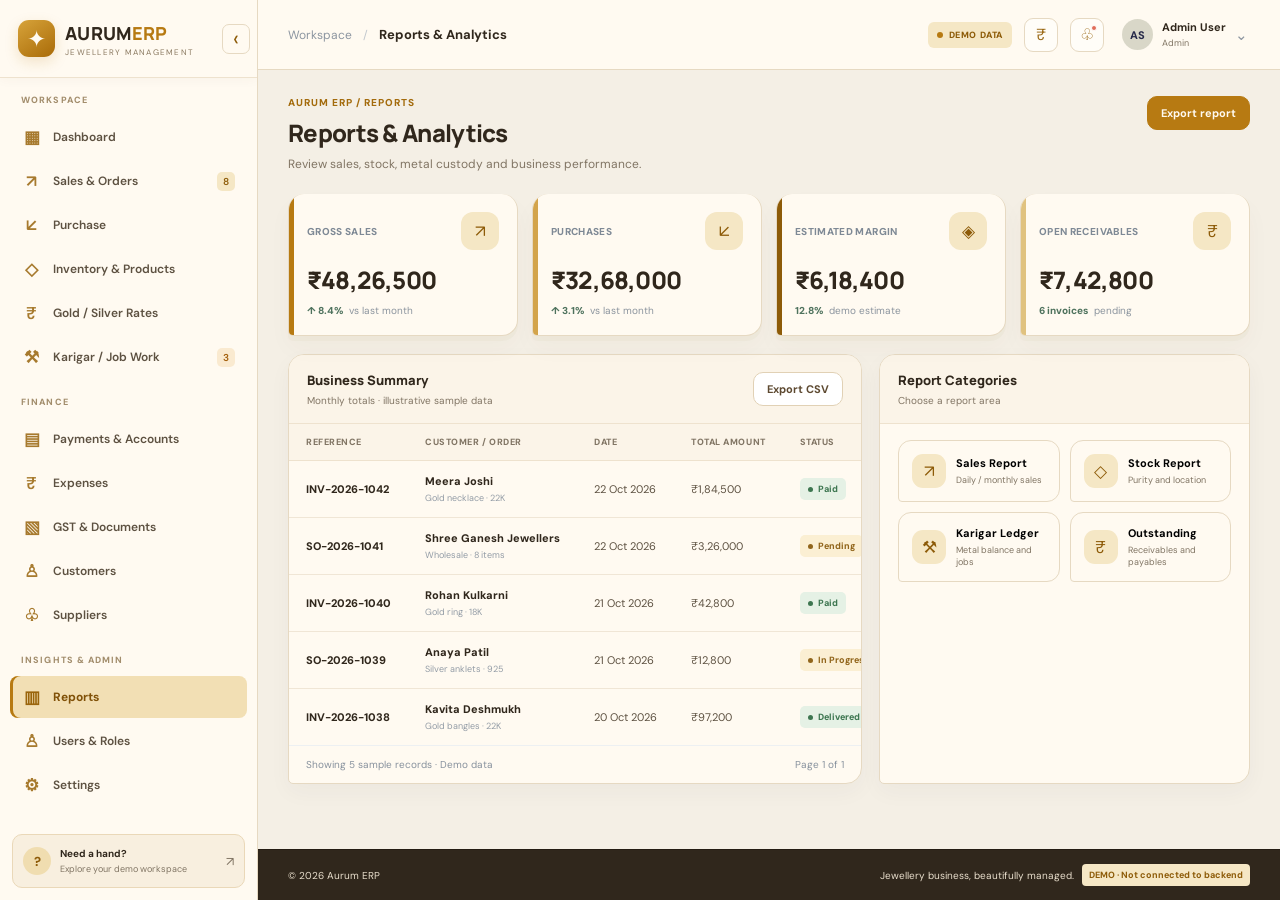
<file: reports/reports.html>
<!DOCTYPE html>
<html lang="en">
<head>
<meta charset="UTF-8"><meta name="viewport" content="width=device-width, initial-scale=1.0">
<title>Jewellery ERP | Demo Dashboard</title>
<link rel="stylesheet" href="../assets/css/dashboard.css">
<script defer src="../assets/js/nav-sidebar.js"></script>
</head>
<body>
<div class="mobile-overlay" id="mobileOverlay"></div>
<aside class="sidebar" id="sidebar">
  <div class="brand">
    <div class="brand-mark">✦</div><div class="brand-text"><strong>AURUM<span>ERP</span></strong><small>JEWELLERY MANAGEMENT</small></div>
    <button class="collapse" id="collapseBtn" title="Collapse sidebar">‹</button>
  </div>
  <nav id="navigation">
    <div class="nav-label">WORKSPACE</div>
    <button class="nav-item active" data-page="dashboard"><span>▦</span> Dashboard</button>
    <button class="nav-item" data-page="sales"><span>↗</span> Sales & Orders <em>8</em></button>
    <button class="nav-item" data-page="purchase"><span>↙</span> Purchase</button>
    <button class="nav-item" data-page="inventory"><span>◇</span> Inventory & Products</button>
    <button class="nav-item" data-page="rates"><span>₹</span> Gold / Silver Rates</button>
    <button class="nav-item" data-page="karigar"><span>⚒</span> Karigar / Job Work <em class="orange">3</em></button>
    <div class="nav-label">FINANCE</div>
    <button class="nav-item" data-page="payments"><span>▤</span> Payments & Accounts</button>
    <button class="nav-item" data-page="expenses"><span>₹</span> Expenses</button>
    <button class="nav-item" data-page="gst"><span>▧</span> GST & Documents</button>
    <button class="nav-item" data-page="customers"><span>♙</span> Customers</button>
    <button class="nav-item" data-page="suppliers"><span>♧</span> Suppliers</button>
    <div class="nav-label">INSIGHTS & ADMIN</div>
    <button class="nav-item" data-page="reports"><span>▥</span> Reports</button>
    <button class="nav-item" data-page="users"><span>♙</span> Users & Roles</button>
    <button class="nav-item" data-page="settings"><span>⚙</span> Settings</button>
  </nav>
  <div class="sidebar-bottom"><div class="help-icon">?</div><div><b>Need a hand?</b><small>Explore your demo workspace</small></div><span>↗</span></div>
</aside>
<div class="main-area">
<header class="topbar">
  <button class="mobile-menu" id="mobileMenu">☰</button>
  <div class="breadcrumbs"><span>Workspace</span><b>/</b><strong id="crumbTitle">Dashboard</strong></div>
  <div class="top-actions"><span class="demo-pill"><i></i> DEMO DATA</span><button class="icon-btn" id="rateTop" title="Today's rates">₹</button><button class="icon-btn notification" id="notifyBtn" title="Notifications">♧<i></i></button><div class="top-user-wrap"><button class="top-user" id="adminMenuToggle" type="button" aria-haspopup="true" aria-expanded="false"><div class="avatar small">AS</div><div><b>Admin User</b><small>Admin</small></div><span class="admin-chevron">⌄</span></button><div class="admin-dropdown" id="adminDropdown" hidden><div class="admin-dropdown-head"><b>Admin User</b><small>Administrator</small></div><button type="button" id="logoutButton" class="admin-logout"><span>↪</span> Logout</button></div></div></div>
</header>
<main class="content" id="content"></main>
<footer>© 2026 Aurum ERP <span>Jewellery business, beautifully managed.</span><b>DEMO · Not connected to backend</b></footer>
</div>
<div class="toast" id="toast"></div>
<div class="modal-backdrop" id="modalBackdrop">
  <div class="modal"><div class="modal-head"><div><h3 id="modalTitle">Add record</h3><p>Demo mode · changes stay in this browser session</p></div><button id="modalClose">×</button></div><form id="recordForm"><div id="modalFields" class="form-grid"></div><div class="modal-actions"><button type="button" class="btn secondary" id="cancelModal">Cancel</button><button class="btn primary" type="submit">Save demo record</button></div></form></div>
</div>
<script>window.addEventListener("DOMContentLoaded",()=>{document.querySelectorAll(".nav-item").forEach(b=>b.classList.toggle("active",b.dataset.page==="reports"));});</script>
<script>
const $=s=>document.querySelector(s), $$=s=>[...document.querySelectorAll(s)];
const money=n=>'₹'+Number(n).toLocaleString('en-IN');
const today='22 Oct 2026';
const data={
sales:[
{ref:'INV-2026-1042',name:'Meera Joshi',detail:'Gold necklace · 22K',date:'22 Oct 2026',amount:184500,status:'Paid'},
{ref:'SO-2026-1041',name:'Shree Ganesh Jewellers',detail:'Wholesale · 8 items',date:'22 Oct 2026',amount:326000,status:'Pending'},
{ref:'INV-2026-1040',name:'Rohan Kulkarni',detail:'Gold ring · 18K',date:'21 Oct 2026',amount:42800,status:'Paid'},
{ref:'SO-2026-1039',name:'Anaya Patil',detail:'Silver anklets · 925',date:'21 Oct 2026',amount:12800,status:'In Progress'},
{ref:'INV-2026-1038',name:'Kavita Deshmukh',detail:'Gold bangles · 22K',date:'20 Oct 2026',amount:97200,status:'Delivered'},
{ref:'SO-2026-1037',name:'Omkar Gold House',detail:'Wholesale · 12 items',date:'20 Oct 2026',amount:418000,status:'Confirmed'}],
purchase:[
{ref:'PUR-2026-0261',name:'Shree Gold Traders',detail:'Gold bullion · 24K',date:'22 Oct 2026',amount:528000,status:'Pending'},
{ref:'PUR-2026-0260',name:'Silverline Metals',detail:'Silver grain · 999',date:'21 Oct 2026',amount:86200,status:'Completed'},
{ref:'PUR-2026-0259',name:'Mahalaxmi Stones',detail:'Gemstones & findings',date:'20 Oct 2026',amount:46500,status:'Processing'},
{ref:'PUR-2026-0258',name:'Raj Refinery',detail:'Recycled gold · 22K',date:'19 Oct 2026',amount:274000,status:'Completed'}],
inventory:[
{ref:'AU-RNG-2201',name:'Classic Gold Ring',detail:'Gold · 22K · 3.8 g',date:'Main Showroom',amount:24,status:'In Stock'},
{ref:'AU-NCK-1805',name:'Temple Necklace',detail:'Gold · 22K · 28.4 g',date:'Vault A',amount:6,status:'Low Stock'},
{ref:'AG-ANK-9250',name:'Silver Anklets',detail:'Silver · 925 · 42 g',date:'Main Showroom',amount:38,status:'In Stock'},
{ref:'AU-BNG-2208',name:'Gold Bangles',detail:'Gold · 22K · 18.6 g',date:'Workshop',amount:0,status:'Low Stock'},
{ref:'AG-CHM-9251',name:'Silver Chain',detail:'Silver · 925 · 16 g',date:'Main Showroom',amount:52,status:'In Stock'},
{ref:'AU-ER-1809',name:'Diamond Stud Earrings',detail:'Gold · 18K · 4.2 g',date:'Vault A',amount:12,status:'In Stock'}],
karigar:[
{ref:'JOB-0264',name:'Suresh Pawar',detail:'Temple necklace · 22K',date:'Due 24 Oct',amount:32.5,status:'In Progress'},
{ref:'JOB-0263',name:'Mahesh Sonawane',detail:'Gold bangles · 22K',date:'Due 23 Oct',amount:18.6,status:'Pending'},
{ref:'JOB-0262',name:'Ravi Shinde',detail:'Ring set · 18K',date:'Due 21 Oct',amount:12.2,status:'Overdue'},
{ref:'JOB-0261',name:'Ganesh Jadhav',detail:'Silver anklets · 925',date:'Due 25 Oct',amount:42,status:'In Progress'}],
payments:[
{ref:'PAY-0871',name:'Meera Joshi',detail:'Customer receipt · UPI',date:'22 Oct 2026',amount:184500,status:'Paid'},
{ref:'PAY-0870',name:'Silverline Metals',detail:'Supplier payment · NEFT',date:'21 Oct 2026',amount:50000,status:'Paid'},
{ref:'PAY-0869',name:'Shree Ganesh Jewellers',detail:'Customer advance · Bank',date:'21 Oct 2026',amount:75000,status:'Pending'},
{ref:'PAY-0868',name:'Suresh Pawar',detail:'Karigar labour · Cash',date:'20 Oct 2026',amount:12500,status:'Paid'}],
customers:[
{ref:'CUS-0018',name:'Meera Joshi',detail:'Retail · Pune',date:'Joined 2025',amount:0,status:'Active'},
{ref:'CUS-0017',name:'Shree Ganesh Jewellers',detail:'Wholesale · Pimpri',date:'Joined 2024',amount:326000,status:'Pending'},
{ref:'CUS-0016',name:'Rohan Kulkarni',detail:'Retail · Chinchwad',date:'Joined 2025',amount:0,status:'Active'},
{ref:'CUS-0015',name:'Omkar Gold House',detail:'Wholesale · Pune',date:'Joined 2023',amount:418000,status:'Overdue'},
{ref:'CUS-0014',name:'Anaya Patil',detail:'Retail · Nigdi',date:'Joined 2026',amount:12800,status:'Pending'}],
suppliers:[
{ref:'SUP-0012',name:'Shree Gold Traders',detail:'Gold bullion · Pune',date:'Terms: 15 days',amount:528000,status:'Pending'},
{ref:'SUP-0011',name:'Silverline Metals',detail:'Silver supplier · Mumbai',date:'Terms: 30 days',amount:36200,status:'Active'},
{ref:'SUP-0010',name:'Mahalaxmi Stones',detail:'Stones & findings · Pune',date:'Terms: 15 days',amount:46500,status:'Pending'},
{ref:'SUP-0009',name:'Raj Refinery',detail:'Gold refining · Mumbai',date:'Terms: 7 days',amount:0,status:'Active'}],
gst:[
{ref:'GST-1042',name:'Meera Joshi',detail:'Sales tax invoice',date:'22 Oct 2026',amount:184500,status:'Completed'},
{ref:'GST-1038',name:'Kavita Deshmukh',detail:'Sales tax invoice',date:'20 Oct 2026',amount:97200,status:'Completed'},
{ref:'GST-P261',name:'Shree Gold Traders',detail:'Purchase invoice',date:'22 Oct 2026',amount:528000,status:'Pending'}],
expenses:[
{ref:'EXP-2026-0184',name:'Showroom Electricity',detail:'Utilities · Main Showroom',date:'22 Oct 2026',amount:8450,status:'Paid'},
{ref:'EXP-2026-0183',name:'Workshop Supplies',detail:'Consumables · Workshop',date:'21 Oct 2026',amount:12600,status:'Pending'},
{ref:'EXP-2026-0182',name:'Courier & Delivery',detail:'Logistics · Dispatch',date:'20 Oct 2026',amount:2350,status:'Paid'}]
};
// Keep demo records between page refreshes; storage errors should never break the UI.
try { const saved = JSON.parse(localStorage.getItem('aurumDemoRecords') || '{}'); Object.keys(saved).forEach(k => { if (Array.isArray(saved[k])) data[k] = saved[k]; }); } catch (e) { console.warn('Demo storage unavailable; using sample data.', e); }
function saveDemoData(){ try { localStorage.setItem('aurumDemoRecords', JSON.stringify(data)); } catch(e) { console.warn('Could not persist demo records.', e); } }
const meta={
dashboard:{title:'Dashboard',desc:'Here’s what’s happening with your jewellery business today.',button:'Download report'},
sales:{title:'Sales & Orders',desc:'Manage customer orders, invoices, deliveries and returns.',button:'+ Create sales order'},
purchase:{title:'Purchase Management',desc:'Track suppliers, purchase orders, goods receipts and bills.',button:'+ New purchase'},
inventory:{title:'Inventory & Products',desc:'Track jewellery by SKU, tag, metal, purity, weight and location.',button:'+ Add product'},
rates:{title:'Gold / Silver Rates',desc:'Manage daily metal rates and review rate history.',button:'+ Update rates'},
karigar:{title:'Karigar / Job Work',desc:'Manage metal issued, work-in-progress, returns and labour settlements.',button:'+ Create job work'},
payments:{title:'Payments & Accounts',desc:'Track customer receipts, supplier payments, expenses and balances.',button:'+ Record payment'},
gst:{title:'GST & Documents',desc:'Review tax invoices, purchase documents and compliance summaries.',button:'+ Create document'},
customers:{title:'Customers',desc:'Manage retail and wholesale customers, credit terms and outstanding balances.',button:'+ Add customer'},
suppliers:{title:'Suppliers',desc:'Maintain supplier details, payment terms and outstanding balances.',button:'+ Add supplier'},
reports:{title:'Reports & Analytics',desc:'Review sales, stock, metal custody and business performance.',button:'Export report'},
users:{title:'Users & Roles',desc:'Manage team access and permissions by role.',button:'+ Add user'},
settings:{title:'Settings',desc:'Configure company details, branches, document numbering and preferences.',button:'Save settings'},
expenses:{title:'Expenses',desc:'Record operating costs and review business expenses by category.',button:'+ Add expense'}
};
const columns={
sales:['Reference','Customer / Order','Date','Total Amount','Status'],
purchase:['Purchase Ref.','Supplier / Items','Date','Total Amount','Status'],
inventory:['SKU / Tag','Product Details','Location','Available Qty','Stock Status'],
karigar:['Job ID','Karigar / Work','Due Date','Metal Weight','Job Status'],
payments:['Payment Ref.','Party / Method','Date','Amount','Status'],
customers:['Customer ID','Customer / Type','Relationship','Outstanding','Status'],
suppliers:['Supplier ID','Supplier / Category','Terms','Outstanding','Status'],
gst:['Document ID','Party / Document','Date','Taxable / Total','Status'],
expenses:['Expense ID','Expense / Category','Date','Amount','Status']
};
const iconBy={sales:'↗',purchase:'↙',inventory:'◇',rates:'₹',karigar:'⚒',payments:'▤',gst:'▧',customers:'♙',suppliers:'♧',reports:'▥',users:'♙',settings:'⚙',expenses:'₹'};
function statusClass(s){let x=s.toLowerCase().replaceAll(' ','-');if(['in-stock','paid','completed','delivered','active'].includes(x))return x;if(['pending','in-progress','processing','low-stock','confirmed','ready'].includes(x))return x;if(['overdue','cancelled','low'].includes(x))return x;return 'draft'}
function tableHTML(key,rows=data[key]||[]){let heads=columns[key]||['Reference','Name','Details','Value','Status'];return `<div class="table-wrap"><table><thead><tr>${heads.map(h=>`<th>${h}</th>`).join('')}<th>Action</th></tr></thead><tbody>${rows.map((r,i)=>`<tr><td><div class="main-cell">${r.ref}</div></td><td><div class="main-cell">${r.name}</div><div class="sub-cell">${r.detail}</div></td><td>${r.date}</td><td>${key==='inventory'?r.amount+' pcs':key==='karigar'?r.amount+' g':money(r.amount)}</td><td><span class="status ${statusClass(r.status)}">${r.status}</span></td><td><button class="text-link row-view" data-key="${key}" data-index="${i}">View ↗</button></td></tr>`).join('')}</tbody></table></div><div class="table-footer"><span>Showing ${rows.length} sample records · Demo data</span><span>Page 1 of 1</span></div>`}
function pageHead(key){let m=meta[key];return `<div class="page-head"><div><div class="eyebrow">AURUM ERP / ${key==='dashboard'?'OVERVIEW':key.toUpperCase()}</div><h1>${m.title}</h1><p>${m.desc}</p></div><div class="head-actions">${key==='dashboard'?'<button class="btn secondary" id="dateBtn">▦ &nbsp; Oct 2026</button>':''}<button class="btn primary" id="primaryAction">${m.button}</button></div></div>`}
function stat(label,value,icon,trend,foot,accent='var(--primary)'){return `<div class="stat-card" style="border-top-color:${accent}"><div class="stat-top"><span class="stat-label">${label}</span><span class="stat-icon">${icon}</span></div><div class="stat-value">${value}</div><div class="stat-bottom"><span class="trend">${trend}</span><span>${foot}</span></div></div>`}
function dashboard(){return `${pageHead('dashboard')}<div class="stats">${stat("Today's Sales",money(684500),'↗','↑ 12.8%','vs yesterday')}${stat('Gold Stock','2.48 kg','◇','↑ 4.2%','vs last month','var(--blue)')}${stat('Customer Dues',money(742800),'♙','6 invoices','need follow-up','#d99a35')}${stat('Active Job Work','12 jobs','⚒','3 overdue','karigar follow-up','#c77a65')}</div>
<div class="dashboard-grid"><section class="panel"><div class="panel-head"><div><h2>Sales Overview</h2><p>Revenue trend · October 2026</p></div><div class="chart-legend"><span><i class="dot" style="background:#6da84c"></i>Sales</span><span><i class="dot" style="background:#1985bf"></i>Purchases</span></div></div><div class="panel-body"><svg class="chart" viewBox="0 0 600 220" preserveAspectRatio="none"><g stroke="#edf0f2" stroke-width="1"><path d="M40 25H590 M40 65H590 M40 105H590 M40 145H590 M40 185H590"/></g><g><text x="0" y="29">₹8L</text><text x="0" y="69">₹6L</text><text x="0" y="109">₹4L</text><text x="0" y="149">₹2L</text><text x="0" y="189">₹0</text></g><path d="M40 150 L90 124 L140 138 L190 92 L240 106 L290 63 L340 80 L390 48 L440 76 L490 35 L540 54 L585 28 L585 185 L40 185Z" fill="#6da84c" opacity=".10"/><polyline points="40,150 90,124 140,138 190,92 240,106 290,63 340,80 390,48 440,76 490,35 540,54 585,28" fill="none" stroke="#6da84c" stroke-width="3" stroke-linejoin="round" stroke-linecap="round"/><polyline points="40,166 90,153 140,158 190,135 240,142 290,116 340,126 390,104 440,120 490,91 540,103 585,83" fill="none" stroke="#1985bf" stroke-width="2.5" stroke-linejoin="round" stroke-linecap="round"/><g><text x="35" y="210">01 Oct</text><text x="140" y="210">05 Oct</text><text x="245" y="210">10 Oct</text><text x="350" y="210">15 Oct</text><text x="455" y="210">20 Oct</text><text x="550" y="210">22 Oct</text></g></svg></div></section>
<section class="panel"><div class="panel-head"><div><h2>Today's Metal Rates</h2><p>Indicative demo rates · per gram</p></div><button class="text-link" data-goto="rates">View rates ↗</button></div><div class="panel-body"><div class="rate-list"><div class="rate-row"><div class="metal-badge">Au</div><div class="rate-name"><b>Gold 24K</b><small>999 purity</small></div><div class="rate-price">₹13,180<small>↑ 0.42%</small></div></div><div class="rate-row"><div class="metal-badge">Au</div><div class="rate-name"><b>Gold 22K</b><small>916 purity</small></div><div class="rate-price">₹12,082<small>↑ 0.38%</small></div></div><div class="rate-row"><div class="metal-badge silver">Ag</div><div class="rate-name"><b>Silver 999</b><small>Fine silver</small></div><div class="rate-price">₹168.50<small>↑ 0.21%</small></div></div><div class="rate-row"><div class="metal-badge silver">Ag</div><div class="rate-name"><b>Silver 925</b><small>Sterling</small></div><div class="rate-price">₹155.85<small>↑ 0.18%</small></div></div></div><button class="btn secondary" style="width:100%;margin-top:8px" data-goto="rates">Manage daily rates →</button></div></section></div>
<div class="dashboard-grid"><section class="panel"><div class="panel-head"><div><h2>Recent Sales & Orders</h2><p>Latest activity across your showroom</p></div><button class="text-link" data-goto="sales">View all ↗</button></div>${tableHTML('sales',data.sales.slice(0,4))}</section><section class="panel"><div class="panel-head"><div><h2>Quick Actions</h2><p>Common tasks for your team</p></div></div><div class="panel-body"><div class="quick-actions"><button class="quick-action" data-add="sales"><span class="quick-icon">＋</span><span><b>New Sales Order</b><small>Create customer order</small></span></button><button class="quick-action" data-add="purchase"><span class="quick-icon">↙</span><span><b>Record Purchase</b><small>Receive new goods</small></span></button><button class="quick-action" data-add="inventory"><span class="quick-icon">◇</span><span><b>Add Product</b><small>Update stock catalogue</small></span></button><button class="quick-action" data-add="karigar"><span class="quick-icon">⚒</span><span><b>Assign Job Work</b><small>Issue metal to karigar</small></span></button></div><div style="margin-top:20px"><div class="panel-head" style="padding:0 0 12px;border:0"><div><h2>Attention Needed</h2><p>Items that may need your review</p></div></div><div class="alert-list"><div class="alert-item"><div class="alert-symbol">!</div><div><b>3 overdue karigar jobs</b><p>Review metal reconciliation and expected return dates.</p></div></div><div class="alert-item"><div class="alert-symbol">₹</div><div><b>Customer payments pending</b><p>6 invoices have outstanding balances.</p></div></div><div class="alert-item"><div class="alert-symbol">◇</div><div><b>2 products are low on stock</b><p>Check replenishment or production needs.</p></div></div></div></div></div></section></div>`}
function genericPage(key){let m=meta[key];if(key==='rates')return `${pageHead(key)}<div class="stats">${stat('Gold 24K','₹13,180/g','Au','↑ 0.42%','today')}${stat('Gold 22K','₹12,082/g','Au','↑ 0.38%','today','var(--blue)')}${stat('Silver 999','₹168.50/g','Ag','↑ 0.21%','today','#d99a35')}${stat('Silver 925','₹155.85/g','Ag','↑ 0.18%','today','#c77a65')}</div><div class="page-columns"><section class="panel"><div class="panel-head"><div><h2>Metal Rate History</h2><p>Sample rates effective 22 October 2026</p></div><button class="btn secondary" id="exportBtn">Export CSV</button></div><div class="table-wrap"><table><thead><tr><th>Metal</th><th>Purity</th><th>Rate / Gram</th><th>Effective Date</th><th>Updated By</th><th>Status</th></tr></thead><tbody><tr><td>Gold</td><td>24K / 999</td><td>₹13,180.00</td><td>22 Oct 2026</td><td>Aarav Shah</td><td><span class="status active">Current</span></td></tr><tr><td>Gold</td><td>22K / 916</td><td>₹12,082.00</td><td>22 Oct 2026</td><td>Aarav Shah</td><td><span class="status active">Current</span></td></tr><tr><td>Silver</td><td>999</td><td>₹168.50</td><td>22 Oct 2026</td><td>Aarav Shah</td><td><span class="status active">Current</span></td></tr><tr><td>Silver</td><td>925</td><td>₹155.85</td><td>22 Oct 2026</td><td>Aarav Shah</td><td><span class="status active">Current</span></td></tr></tbody></table></div></section><section class="panel"><div class="panel-head"><div><h2>Rate Policy</h2><p>Demo configuration</p></div></div><div class="panel-body"><div class="alert-list"><div class="alert-item"><div class="quick-icon">✓</div><div><b>Rate history enabled</b><p>Previous rates remain available for audit.</p></div></div><div class="alert-item"><div class="quick-icon">✓</div><div><b>Approval for overrides</b><p>Sales rate overrides require manager approval.</p></div></div><div class="alert-item"><div class="quick-icon">!</div><div><b>Verify live market rates</b><p>These values are fictional demo data, not live rates.</p></div></div></div></div></section></div>`;
if(key==='reports')return `${pageHead(key)}<div class="stats">${stat('Gross Sales',money(4826500),'↗','↑ 8.4%','vs last month')}${stat('Purchases',money(3268000),'↙','↑ 3.1%','vs last month','var(--blue)')}${stat('Estimated Margin',money(618400),'◈','12.8%','demo estimate','#d99a35')}${stat('Open Receivables',money(742800),'₹','6 invoices','pending','#c77a65')}</div><div class="dashboard-grid"><section class="panel"><div class="panel-head"><div><h2>Business Summary</h2><p>Monthly totals · illustrative sample data</p></div><button class="btn secondary" id="exportBtn">Export CSV</button></div>${tableHTML('sales',data.sales.slice(0,5))}</section><section class="panel"><div class="panel-head"><div><h2>Report Categories</h2><p>Choose a report area</p></div></div><div class="panel-body"><div class="quick-actions"><button class="quick-action" data-goto="sales"><span class="quick-icon">↗</span><span><b>Sales Report</b><small>Daily / monthly sales</small></span></button><button class="quick-action" data-goto="inventory"><span class="quick-icon">◇</span><span><b>Stock Report</b><small>Purity and location</small></span></button><button class="quick-action" data-goto="karigar"><span class="quick-icon">⚒</span><span><b>Karigar Ledger</b><small>Metal balance and jobs</small></span></button><button class="quick-action" data-goto="payments"><span class="quick-icon">₹</span><span><b>Outstanding</b><small>Receivables and payables</small></span></button></div></div></section></div>`;
if(key==='users')return `${pageHead(key)}<div class="stats">${stat('Total Users','08','♙','6 active','team members')}${stat('Super Admin','01','⚙','Full access','role','var(--blue)')}${stat('Operational Roles','06','▤','Role-based','permissions','#d99a35')}${stat('MFA Status','Optional','✓','Demo only','not configured','#c77a65')}</div><section class="panel"><div class="panel-head"><div><h2>Team Access</h2><p>Example users and role permissions</p></div><button class="btn secondary" id="exportBtn">Export CSV</button></div><div class="table-wrap"><table><thead><tr><th>User</th><th>Role</th><th>Access Scope</th><th>Last Active</th><th>Status</th><th>Action</th></tr></thead><tbody>${[['Aarav Shah','Super Admin','All modules','Today','Active'],['Priya Kulkarni','Accountant','Accounts, GST, Reports','Today','Active'],['Rahul Patil','Salesperson / Cashier','Customers, Sales','Today','Active'],['Nitin Jadhav','Inventory Manager','Inventory, Stock Ledger','Yesterday','Active'],['Suresh Pawar','Karigar User','Assigned job work only','21 Oct','Active']].map((r,i)=>`<tr><td><div class="main-cell">${r[0]}</div><div class="sub-cell">user${i+1}@aurum.demo</div></td><td>${r[1]}</td><td>${r[2]}</td><td>${r[3]}</td><td><span class="status active">${r[4]}</span></td><td><button class="text-link" data-toast="Demo user details opened">View ↗</button></td></tr>`).join('')}</tbody></table></div></section>`;
if(key==='settings')return `${pageHead(key)}<div class="page-columns"><section class="panel"><div class="panel-head"><div><h2>Company Profile</h2><p>Basic business configuration</p></div></div><form id="settingsForm" class="form-grid"><div class="field"><label>Company Name</label><input value="Aurum Jewellers"></div><div class="field"><label>Financial Year</label><select><option>2026–2027</option><option>2025–2026</option></select></div><div class="field"><label>GSTIN (Demo)</label><input value="27AAAAA0000A1Z5"></div><div class="field"><label>Default Branch</label><select><option>Main Showroom — Pune</option><option>Workshop — Chinchwad</option></select></div><div class="field"><label>Document Prefix</label><input value="AUR"></div><div class="field"><label>Default Currency</label><select><option>INR — Indian Rupee</option></select></div><div class="field full"><label>Address</label><textarea>Pune, Maharashtra, India (demo address)</textarea></div><div class="field full"><button class="btn primary" type="submit">Save demo settings</button></div></form></section><section class="panel"><div class="panel-head"><div><h2>System Preferences</h2><p>Demo configuration</p></div></div><div class="panel-body"><div class="alert-list"><div class="alert-item"><div class="quick-icon">✓</div><div><b>Role-based access</b><p>Restrict sensitive actions by role.</p></div></div><div class="alert-item"><div class="quick-icon">✓</div><div><b>Audit trail</b><p>Keep changes and approvals traceable.</p></div></div><div class="alert-item"><div class="alert-symbol">!</div><div><b>Backend not connected</b><p>Settings on this screen are for visual demo only.</p></div></div></div></div></section></div>`;
let rows=data[key]||[];
return `${pageHead(key)}<div class="stats">${key==='sales'?stat('Orders This Month','126','↗','↑ 9.6%','vs last month'):key==='purchase'?stat('Purchase Orders','42','↙','↑ 4.2%','this month'):key==='inventory'?stat('Unique Products','486','◇','12 low stock','items need review'):key==='karigar'?stat('Open Jobs','12','⚒','3 overdue','require follow-up'):key==='payments'?stat('Collected Today',money(234500),'₹','↑ 6.8%','vs yesterday'):key==='customers'?stat('Total Customers','1,248','♙','38 new','this month'):key==='suppliers'?stat('Active Suppliers','42','♧','5 pending','payment review'):stat('Documents','218','▧','14 pending','review')}${stat(key==='inventory'?'Total Pieces':key==='karigar'?'Metal Issued':'Outstanding',key==='inventory'?'1,842 pcs':key==='karigar'?'105.3 g':money(key==='sales'?742800:key==='purchase'?684200:key==='payments'?742800:key==='customers'?756800:key==='suppliers'?610700:528000),'◇','Sample','demo snapshot','var(--blue)')}${stat(key==='purchase'?'Awaiting Receipt':key==='sales'?'Pending Orders':key==='inventory'?'Low Stock Items':key==='karigar'?'Jobs Overdue':key==='payments'?'Pending Payments':key==='customers'?'Credit Customers':key==='suppliers'?'Payment Due':'Pending Review',key==='inventory'?'2':key==='karigar'?'3':key==='sales'?'8':key==='purchase'?'4':'6','◷','Needs attention','demo status','#d99a35')}${stat(key==='inventory'?'Stock Locations':key==='karigar'?'Active Karigars':key==='customers'?'Wholesale Clients':'Completed This Month',key==='inventory'?'3':key==='karigar'?'18':key==='customers'?'84':'94','✓','Updated','22 Oct 2026','#c77a65')}</div><section class="panel"><div class="panel-head"><div><h2>${m.title} Register</h2><p>Search, review and add sample records · Demo mode</p></div><div class="table-tools"><input class="search-box" id="tableSearch" placeholder="⌕  Search records..."><button class="btn secondary" id="exportBtn">↓ Export CSV</button></div></div><div id="tableContent">${tableHTML(key,rows)}</div></section>`;
}
function salesOrderPage(){return `${pageHead('sales')}<div class="stats">${stat('Orders This Month','126','↗','↑ 9.6%','vs last month')}${stat('Pending Orders','08','◷','Needs attention','order status','var(--blue)')}${stat('Advance Received',money(480000),'₹','This month','demo data','#d99a35')}${stat('Ready for Delivery','18','✓','Awaiting pickup','demo data','#c77a65')}</div><div class="panel"><div class="panel-head"><div><h2>Sales Order Register</h2><p>Manage ready-stock and custom jewellery orders</p></div><div class="table-tools"><input class="search-box" id="tableSearch" placeholder="Search order, customer..." aria-label="Search sales orders"></div></div><div class="table-wrap"><table class="sales-orders-table sales-register-table"><thead><tr><th>Order No.</th><th>Customer</th><th>Type</th><th>Order Date</th><th>Items</th><th>Total</th><th>Advance</th><th>Balance</th><th>Delivery</th><th>Status</th><th>Actions</th></tr></thead><tbody id="salesOrderRows">${(data.sales||[]).map((r,i)=>salesOrderRow(r,i)).join('')}</tbody></table></div><div class="table-footer"><span id="salesOrderCount">Showing ${(data.sales||[]).length} orders · Demo data</span><span>Use the action icons to view, update, or delete an order.</span></div></div>`}
function salesOrderRow(r,i){const advance=Number(r.advance??Math.round((r.amount||0)*.25));const balance=Number(r.balance??Math.max(0,(r.amount||0)-advance));return `<tr><td><b>${r.ref}</b></td><td><div class="main-cell">${r.name}</div><div class="sub-cell">${r.detail||'Jewellery order'}</div></td><td>${r.orderType|| (i%2?'Custom':'Ready Stock')}</td><td>${r.date||'—'}</td><td>${r.quantity|| (i%2?2:1)}</td><td>${money(r.amount||0)}</td><td>${money(advance)}</td><td>${money(balance)}</td><td>${r.deliveryDate||'05 Nov 2026'}</td><td><span class="status ${statusClass(r.status||'Draft')}">${r.status||'Draft'}</span></td><td><div class="row-actions"><button class="action-icon" type="button" title="View order" aria-label="View order" data-order-action="view" data-order-index="${i}"><svg viewBox="0 0 24 24" aria-hidden="true"><path d="M2 12s3.5-7 10-7 10 7 10 7-3.5 7-10 7S2 12 2 12Z"/><circle cx="12" cy="12" r="3"/></svg></button><button class="action-icon" type="button" title="Edit order" aria-label="Edit order" data-order-action="update" data-order-index="${i}"><svg viewBox="0 0 24 24" aria-hidden="true"><path d="M12 20h9"/><path d="m16.5 3.5 4 4L8 20l-5 1 1-5Z"/></svg></button><button class="action-icon danger" type="button" title="Delete order" aria-label="Delete order" data-order-action="delete" data-order-index="${i}"><svg viewBox="0 0 24 24" aria-hidden="true"><path d="M3 6h18M8 6V4h8v2m3 0-1 14H6L5 6m4 4v6m6-6v6"/></svg></button></div></td></tr>`}
function detailedOrderModal(){
const fields=[
['Order Type','select','Ready Stock,Custom Jewellery'],['Order Priority','select','Normal,Urgent'],['Order Date','date',''],['Expected Delivery Date','date',''],
['Customer Name','text',''],['Customer ID / Code','text',''],['Customer Type','select','Retail,Wholesale,B2B,B2C'],['Mobile Number','tel',''],['Email','email',''],['GSTIN / PAN (if applicable)','text',''],['Billing Address','textarea',''],['Delivery Address','textarea',''],['Branch / Showroom','text','Main Showroom'],['Salesperson','text','Aarav Shah'],['Sales Channel','select','Showroom,Online,Phone,WhatsApp,Wholesale'],
['Product Name / SKU','text',''],['Category','select','Ring,Necklace,Chain,Bracelet,Earrings,Bangle,Anklet,Coin,Other'],['Metal Type','select','Gold,Silver,Platinum'],['Purity','select','24K / 999,22K / 916,18K / 750,14K / 585,925 Silver,999 Silver'],['Barcode / Tag Number','text',''],['Quantity (pcs)','number','1'],['Gross Weight (g)','number',''],['Stone Weight (g)','number','0'],['Other Non-metal Weight (g)','number','0'],
['Metal Rate per Gram (₹)','number',''],['Rate Source','select','Manual Demo Rate,API Rate'],['Making Charge Type','select','Per Gram,Percentage,Fixed'],['Making Charge Rate','number',''],['Wastage (%)','number','0'],['Stone Amount (₹)','number','0'],['Engraving / Other Charges (₹)','number','0'],['Item Discount (₹)','number','0'],['Order Discount (₹)','number','0'],['GST (%)','number','3'],
['Advance Amount (₹)','number','0'],['Payment Mode','select','Cash,UPI,Card,Bank Transfer,NEFT,Cheque'],['Transaction Reference / UTR','text',''],['Payment Status','select','Unpaid,Partially Paid,Paid,Refunded'],['Order Status','select','Draft,Confirmed,Pending Stock,In Production,Ready,Partially Delivered,Delivered,Cancelled'],['Stock Reservation','select','Reserve Available Stock,Pending Stock Check,Custom Production Required'],['Delivery Method','select','Store Pickup,Home Delivery,Courier'],['Special Instructions','textarea',''],['Internal Notes','textarea','']
];
$('#modalTitle').textContent='Create Detailed Sales Order';
$('#modalFields').innerHTML=`<div class="field full"><h3>1. Order & Customer Details</h3></div>`+fields.map((f,i)=>{let section=i===15?'<div class="field full"><h3>2. Jewellery Item & Weight Details</h3></div>':i===24?'<div class="field full"><h3>3. Rate, Making, Wastage & Tax</h3></div>':i===34?'<div class="field full"><h3>4. Payment, Stock & Delivery</h3></div>':'';let inp=f[1]==='select'?`<select name="f${i}" ${[2,3].includes(i)?'':' '}>${f[2].split(',').map(x=>`<option>${x}</option>`).join('')}</select>`:f[1]==='textarea'?`<textarea name="f${i}" placeholder="Enter ${f[0]}">${f[2]}</textarea>`:`<input name="f${i}" type="${f[1]}" ${f[1]==='number'?'min="0" step="0.001"':''} value="${f[2]}" placeholder="Enter ${f[0]}">`;let full=[10,11,41,42].includes(i);return section+`<div class="field ${full?'full':''}"><label>${f[0]}</label>${inp}</div>`}).join('')+`<div class="field full"><div class="alert-item"><div class="alert-symbol">₹</div><div><b>Order price calculation</b><p id="orderCalcPreview">Enter gross weight and rate to calculate estimate. Demo rates are not live.</p></div></div></div>`;
const form=$('#recordForm');$('#modalBackdrop').classList.add('show');document.body.classList.add('modal-open');
const val=n=>Number(form.querySelector(`[name="f${n}"]`)?.value||0);
const calc=()=>{const net=Math.max(0,val(21)-val(22)-val(23));const metal=net*val(24);const type=form.querySelector('[name="f26"]')?.value;const making=type==='Per Gram'?net*val(27):type==='Percentage'?metal*val(27)/100:val(27);const wastage=metal*val(28)/100;const subtotal=Math.max(0,metal+making+wastage+val(29)+val(30)-val(31)-val(32));const tax=subtotal*val(33)/100;const total=subtotal+tax;const advance=val(34);$('#orderCalcPreview').textContent=`Net metal: ${net.toFixed(3)} g · Metal: ${money(metal)} · Making: ${money(making)} · Wastage: ${money(wastage)} · Tax: ${money(tax)} · Grand total: ${money(total)} · Balance: ${money(Math.max(0,total-advance))}. Estimate only; confirm applicable tax rules.`;return {net,metal,making,wastage,tax,total,advance,balance:Math.max(0,total-advance)}};
form.querySelectorAll('input,select,textarea').forEach(x=>x.addEventListener('input',calc));calc();
form.onsubmit=e=>{e.preventDefault();const get=n=>form.querySelector(`[name="f${n}"]`)?.value||'';const c=calc();if(!get(4).trim()){toast('Please enter customer name.');form.querySelector('[name="f4"]').focus();return}if(!get(15).trim()){toast('Please enter product name / SKU.');form.querySelector('[name="f15"]').focus();return}const rec={ref:`SO-2026-${String(Date.now()).slice(-4)}`,name:get(4),detail:`${get(16)||'Jewellery'} · ${get(17)||'Gold'} ${get(18)||''}`,date:get(2)||today,amount:Math.round(c.total*100)/100,status:get(38)||'Draft',orderType:get(0),priority:get(1),customerId:get(5),customerType:get(6),phone:get(7),email:get(8),gstinPan:get(9),billingAddress:get(10),deliveryAddress:get(11),branch:get(12),salesperson:get(13),salesChannel:get(14),sku:get(15),barcode:get(19),quantity:Number(get(20)||1),grossWeight:Number(get(21)||0),stoneWeight:Number(get(22)||0),nonMetalWeight:Number(get(23)||0),netMetalWeight:c.net,metalRate:Number(get(24)||0),rateSource:get(25),makingChargeType:get(26),makingChargeRate:Number(get(27)||0),wastagePercent:Number(get(28)||0),wastageAmount:c.wastage,stoneAmount:Number(get(29)||0),otherCharges:Number(get(30)||0),itemDiscount:Number(get(31)||0),orderDiscount:Number(get(32)||0),gstPercent:Number(get(33)||0),advance:c.advance,balance:c.balance,paymentMode:get(35),transactionReference:get(36),paymentStatus:get(37)||'Unpaid',stockReservation:get(39),deliveryMethod:get(40),deliveryDate:get(3),specialInstructions:get(41),notes:get(42)};data.sales.unshift(rec);saveDemoData();$('#modalBackdrop').classList.remove('show');document.body.classList.remove('modal-open');toast('Sales order saved in demo data.');render('sales')};
}

function closeOrderOverlay(){ $('#modalBackdrop').classList.remove('show'); document.body.classList.remove('modal-open'); $('#recordForm').onsubmit=null; }
function showOrderOverlay(title, row, mode, index){
 const fields=[['Order Number','ref'],['Order Type','orderType'],['Order Priority','priority'],['Order Date','date'],['Expected Delivery','deliveryDate'],['Customer Name','name'],['Customer ID','customerId'],['Customer Type','customerType'],['Mobile Number','phone'],['Email','email'],['GSTIN / PAN','gstinPan'],['Billing Address','billingAddress'],['Delivery Address','deliveryAddress'],['Branch / Showroom','branch'],['Salesperson','salesperson'],['Sales Channel','salesChannel'],['Product / SKU','sku'],['Item Details','detail'],['Barcode / Tag','barcode'],['Quantity','quantity'],['Gross Weight (g)','grossWeight'],['Stone Weight (g)','stoneWeight'],['Other Non-metal Weight (g)','nonMetalWeight'],['Net Metal Weight (g)','netMetalWeight'],['Metal Rate (₹/g)','metalRate'],['Rate Source','rateSource'],['Making Charge Type','makingChargeType'],['Making Charge Rate','makingChargeRate'],['Wastage (%)','wastagePercent'],['Wastage Amount (₹)','wastageAmount'],['Stone Amount (₹)','stoneAmount'],['Other Charges (₹)','otherCharges'],['Item Discount (₹)','itemDiscount'],['Order Discount (₹)','orderDiscount'],['GST (%)','gstPercent'],['Grand Total (₹)','amount'],['Advance Amount (₹)','advance'],['Balance (₹)','balance'],['Payment Mode','paymentMode'],['Transaction Reference / UTR','transactionReference'],['Payment Status','paymentStatus'],['Order Status','status'],['Stock Reservation','stockReservation'],['Delivery Method','deliveryMethod'],['Special Instructions','specialInstructions'],['Internal Notes','notes']];
 $('#modalTitle').textContent=title; $('#modalBackdrop').classList.add('show'); document.body.classList.add('modal-open');
 $('#modalFields').innerHTML=fields.map(([label,key])=>{let value=row[key]??'';if(key==='amount'||key==='advance'||key==='balance'||key==='metalRate'||key==='stoneAmount'||key==='otherCharges'||key==='wastageAmount') value=Number(value||0).toFixed(2);let full=['billingAddress','deliveryAddress','specialInstructions','notes'].includes(key);let html=mode==='edit'?`<input name="edit_${key}" value="${String(value).replaceAll('&','&amp;').replaceAll('"','&quot;').replaceAll('<','&lt;')}" ${['quantity','grossWeight','stoneWeight','nonMetalWeight','netMetalWeight','metalRate','makingChargeRate','wastagePercent','wastageAmount','stoneAmount','otherCharges','itemDiscount','orderDiscount','gstPercent','amount','advance','balance'].includes(key)?'type="number" step="0.001" min="0"':''}>`:`<div class="order-read-value">${String(value||'—').replaceAll('&','&amp;').replaceAll('<','&lt;')}</div>`;return `<div class="field ${full?'full':''}"><label>${label}</label>${html}</div>`}).join('');
 $('#recordForm button[type="submit"]').style.display=mode==='edit'?'':'none'; $('#recordForm button[type="submit"]').textContent='Save Changes';
 $('#recordForm').onsubmit=e=>{e.preventDefault();const get=k=>$('#modalFields').querySelector(`[name="edit_${k}"]`)?.value;fields.forEach(([label,key])=>{if(get(key)!==undefined){let v=get(key);if(['quantity','grossWeight','stoneWeight','nonMetalWeight','netMetalWeight','metalRate','makingChargeRate','wastagePercent','wastageAmount','stoneAmount','otherCharges','itemDiscount','orderDiscount','gstPercent','amount','advance','balance'].includes(key))v=Number(v||0);row[key]=v;}});row.name=String(row.name||'');row.amount=Number(row.amount||0);row.advance=Number(row.advance||0);row.balance=Math.max(0,row.amount-row.advance);saveDemoData();closeOrderOverlay();render('sales');toast('Sales order updated successfully.');};
}
function bindSalesOrderActions(){
 $$('[data-order-action]').forEach(btn=>btn.onclick=()=>{const index=Number(btn.dataset.orderIndex),row=data.sales[index];if(!row)return;const action=btn.dataset.orderAction;
  if(action==='view'){showOrderOverlay('Sales Order Details · '+row.ref,row,'view',index);}
  else if(action==='update'){showOrderOverlay('Edit Sales Order · '+row.ref,row,'edit',index);}
  else if(action==='delete'){
   $('#modalTitle').textContent='Delete Sales Order?';$('#modalFields').innerHTML=`<div class="field full"><h3>Confirm deletion</h3><p class="delete-confirm-message">Are you sure you want to delete sales order <b>${row.ref}</b> for <b>${String(row.name||'Customer').replaceAll('<','&lt;')}</b>? This action cannot be undone.</p></div>`;
   $('#modalBackdrop').classList.add('show');document.body.classList.add('modal-open');$('#recordForm button[type="submit"]').style.display='';$('#recordForm button[type="submit"]').textContent='Delete Order';$('#recordForm').onsubmit=e=>{e.preventDefault();data.sales.splice(index,1);saveDemoData();$('#modalTitle').textContent='Delete Successful';$('#modalFields').innerHTML='<div class="field full"><div class="alert-item"><div class="alert-symbol">✓</div><div><b>Sales order deleted successfully</b><p>The selected order has been removed from this demo register.</p></div></div></div>';$('#recordForm button[type="submit"]').style.display='none';$('#recordForm button[type="button"]').textContent='Close';$('#recordForm button[type="button"]').onclick=()=>{closeOrderOverlay();render('sales')};toast('Sales order deleted successfully.');};
  }
 });
}
function purchasePage(){return `${pageHead('purchase')}<div class="stats">${stat('Purchase Orders','42','↙','↑ 4.2%','this month')}${stat('Awaiting Receipt','04','◷','Needs inspection','demo status','var(--blue)')}${stat('Supplier Payables',money(684200),'₹','Open balance','demo data','#d99a35')}${stat('Received This Month','38','✓','Goods received','demo data','#c77a65')}</div><div class="panel"><div class="panel-head"><div><h2>Purchase Register</h2><p>Manage supplier orders, goods receipts, metal purity, invoices and payables</p></div><div class="table-tools"><input class="search-box" id="tableSearch" placeholder="Search purchase, supplier..." aria-label="Search purchases"></div></div><div class="table-wrap"><table class="sales-orders-table purchase-table"><thead><tr><th>Purchase Ref.</th><th>Supplier / Items</th><th>Purchase Date</th><th>Category</th><th>Qty</th><th>Net Weight</th><th>Invoice Total</th><th>Paid</th><th>Balance</th><th>Receipt Status</th><th>Actions</th></tr></thead><tbody id="purchaseRows">${(data.purchase||[]).map((r,i)=>purchaseRow(r,i)).join('')}</tbody></table></div><div class="table-footer"><span id="purchaseCount">Showing ${(data.purchase||[]).length} purchases · Demo data</span><span>Use action icons to view, edit or delete a purchase.</span></div></div>`}
function purchaseRow(r,i){const paid=Number(r.paidAmount??0),balance=Number(r.balance??Math.max(0,(r.amount||0)-paid));return `<tr><td><b>${r.ref}</b></td><td><div class="main-cell">${r.name}</div><div class="sub-cell">${r.detail||'Purchase items'}</div></td><td>${r.date||'—'}</td><td>${r.category||'Raw Material'}</td><td>${r.quantity??1}</td><td>${Number(r.netWeight||r.grossWeight||0).toFixed(3)} g</td><td>${money(r.amount||0)}</td><td>${money(paid)}</td><td>${money(balance)}</td><td><span class="status ${statusClass(r.status||'Pending')}">${r.receiptStatus||r.status||'Pending'}</span></td><td><div class="row-actions"><button class="action-icon" type="button" title="View purchase" aria-label="View purchase" data-purchase-action="view" data-purchase-index="${i}"><svg viewBox="0 0 24 24"><path d="M2 12s3.5-7 10-7 10 7 10 7-3.5 7-10 7S2 12 2 12Z"/><circle cx="12" cy="12" r="3"/></svg></button><button class="action-icon" type="button" title="Edit purchase" aria-label="Edit purchase" data-purchase-action="edit" data-purchase-index="${i}"><svg viewBox="0 0 24 24"><path d="M12 20h9"/><path d="m16.5 3.5 4 4L8 20l-5 1 1-5Z"/></svg></button><button class="action-icon danger" type="button" title="Delete purchase" aria-label="Delete purchase" data-purchase-action="delete" data-purchase-index="${i}"><svg viewBox="0 0 24 24"><path d="M3 6h18M8 6V4h8v2m3 0-1 14H6L5 6m4 4v6m6-6v6"/></svg></button></div></td></tr>`}
const purchaseFields=[['Purchase Reference','ref'],['Supplier Name','name'],['Supplier Code','supplierCode'],['Supplier Invoice Number','invoiceNumber'],['Purchase Order Number','poNumber'],['Purchase Date','date'],['Expected Receipt Date','expectedReceiptDate'],['Purchase Category','category'],['Material / Item Description','detail'],['Metal Type','metalType'],['Purity','purity'],['SKU / Batch / Lot Number','batchNumber'],['Quantity / Pieces','quantity'],['Gross Weight (g)','grossWeight'],['Stone / Non-metal Weight (g)','nonMetalWeight'],['Net Metal Weight (g)','netWeight'],['Rate per Gram (₹)','ratePerGram'],['Taxable Amount (₹)','taxableAmount'],['Making / Refining / Other Charges (₹)','otherCharges'],['Discount (₹)','discount'],['GST (%)','gstPercent'],['GST Amount (₹)','gstAmount'],['Invoice Total (₹)','amount'],['Paid Amount (₹)','paidAmount'],['Balance Payable (₹)','balance'],['Payment Terms','paymentTerms'],['Payment Mode','paymentMode'],['Transaction Reference / UTR','transactionReference'],['Payment Status','paymentStatus'],['Goods Receipt Status','receiptStatus'],['Quality / Purity Check','qualityStatus'],['Storage Location','storageLocation'],['Received By','receivedBy'],['Internal Notes','notes']];
function openPurchaseOverlay(title,row,mode,index){
 const form=$('#recordForm'), fields=$('#modalFields'), submit=form.querySelector('button[type="submit"]'), cancel=form.querySelector('button[type="button"]');
 $('#modalTitle').textContent=title;
 $('#modalBackdrop').classList.add('show');document.body.classList.add('modal-open');
 if(mode==='delete'){
   fields.innerHTML=`<div class="purchase-delete-confirm"><div class="purchase-delete-icon">!</div><h3>Delete this purchase?</h3><p>This will remove <b>${String(row.ref||'purchase').replaceAll('&','&amp;').replaceAll('<','&lt;')}</b> for <b>${String(row.name||'this supplier').replaceAll('&','&amp;').replaceAll('<','&lt;')}</b> from the demo register. This action cannot be undone.</p></div>`;
   submit.style.display='';submit.textContent='Yes, Delete Purchase';submit.classList.add('danger-confirm');cancel.textContent='Keep Purchase';cancel.onclick=closeOrderOverlay;
   form.onsubmit=e=>{e.preventDefault();e.stopPropagation();if(!data.purchase[index]||data.purchase[index]!==row){toast('Purchase record changed. Please try again.');closeOrderOverlay();render('purchase');return;}data.purchase.splice(index,1);saveDemoData();closeOrderOverlay();render('purchase');toast('Purchase deleted successfully.');};
   return;
 }
 const groups={ref:'1. Purchase & Supplier Details',category:'2. Material, Weight & Quality Details',ratePerGram:'3. Pricing, Tax & Invoice Details',paymentTerms:'4. Payment & Goods Receipt'};
 fields.innerHTML=purchaseFields.map(([label,key])=>{const value=row[key]??(key==='quantity'?1:key==='gstPercent'?3:key==='paymentStatus'?'Unpaid':key==='receiptStatus'?'Pending':key==='qualityStatus'?'Pending Inspection':'');const section=groups[key]?`<div class="field full"><h3>${groups[key]}</h3></div>`:'';const selects={category:['Raw Gold','Raw Silver','Bullion / Coins','Gemstones','Findings / Components','Finished Jewellery','Recycled Metal','Other'],metalType:['Gold','Silver','Platinum','Diamond / Gemstone','Mixed'],purity:['24K / 999','22K / 916','18K / 750','14K / 585','999 Silver','925 Silver','Not Applicable'],paymentTerms:['Immediate','7 days','15 days','30 days','45 days','60 days'],paymentMode:['Cash','UPI','Bank Transfer','NEFT','RTGS','Cheque','Card','Other'],paymentStatus:['Unpaid','Partially Paid','Paid','Overdue'],receiptStatus:['Pending','Partially Received','Received','Rejected','Cancelled'],qualityStatus:['Pending Inspection','Passed','Failed','Recheck']};let input='';if((mode==='edit'||mode==='create')&&key==='ref'){input=`<input value="${String(value).replaceAll('&','&amp;').replaceAll('"','&quot;')}" disabled>`}else if((mode==='edit'||mode==='create')&&selects[key]){input=`<select name="p_${key}">${selects[key].map(v=>`<option ${String(value)===v?'selected':''}>${v}</option>`).join('')}</select>`}else if(mode==='edit'||mode==='create'){const type=/Date$|^date$/.test(key)?'date':['quantity','grossWeight','nonMetalWeight','netWeight','ratePerGram','taxableAmount','otherCharges','discount','gstPercent','gstAmount','amount','paidAmount','balance'].includes(key)?'number':'text';input=`<input name="p_${key}" type="${type}" ${type==='number'?'min="0" step="0.001"':''} value="${String(value).replaceAll('&','&amp;').replaceAll('"','&quot;').replaceAll('<','&lt;')}" ${mode==='create'&&key==='name'?'required':''}>`}else{input=`<div class="order-read-value">${String(value||'—').replaceAll('&','&amp;').replaceAll('<','&lt;')}</div>`}return section+`<div class="field ${['notes','detail'].includes(key)?'full':''}"><label>${label}</label>${input}</div>`}).join('');
 submit.style.display=mode==='view'?'none':'';submit.textContent=mode==='create'?'Save Purchase':'Save Changes';submit.classList.remove('danger-confirm');cancel.textContent='Cancel';cancel.onclick=closeOrderOverlay;
 form.onsubmit=e=>{e.preventDefault();e.stopPropagation();purchaseFields.forEach(([label,key])=>{const el=fields.querySelector(`[name="p_${key}"]`);if(el){let v=el.value;if(['quantity','grossWeight','nonMetalWeight','netWeight','ratePerGram','taxableAmount','otherCharges','discount','gstPercent','gstAmount','amount','paidAmount','balance'].includes(key))v=Number(v||0);row[key]=v;}});row.name=String(row.name||'').trim();if(!row.name){toast('Please enter supplier name.');return;}row.balance=Math.max(0,Number(row.amount||0)-Number(row.paidAmount||0));row.detail=row.detail||row.category||'Purchase items';if(mode==='create')data.purchase.unshift(row);saveDemoData();closeOrderOverlay();render('purchase');toast(mode==='create'?'Purchase saved successfully.':'Purchase updated successfully.');};
}
function bindPurchaseActions(){$$('[data-purchase-action]').forEach(btn=>btn.onclick=()=>{const index=Number(btn.dataset.purchaseIndex),row=data.purchase[index];if(!row)return;const action=btn.dataset.purchaseAction;if(action==='view')openPurchaseOverlay('Purchase Details · '+row.ref,row,'view',index);if(action==='edit')openPurchaseOverlay('Edit Purchase · '+row.ref,row,'edit',index);if(action==='delete')openPurchaseOverlay('Confirm Delete Purchase · '+row.ref,row,'delete',index);});}
function createPurchase(){const row={ref:`PUR-2026-${String(Date.now()).slice(-4)}`,name:'',detail:'',date:'2026-10-28',amount:0,status:'Pending',quantity:1,gstPercent:3,paidAmount:0,balance:0,paymentStatus:'Unpaid',receiptStatus:'Pending',qualityStatus:'Pending Inspection'};openPurchaseOverlay('Create Purchase',row,'create',-1);}
function entityActionButtons(kind,i){return `<div class="row-actions"><button class="action-icon" type="button" title="View" aria-label="View" data-entity-action="view" data-entity-kind="${kind}" data-entity-index="${i}"><svg viewBox="0 0 24 24"><path d="M2 12s3.5-7 10-7 10 7 10 7-3.5 7-10 7S2 12 2 12Z"/><circle cx="12" cy="12" r="3"/></svg></button><button class="action-icon" type="button" title="Edit" aria-label="Edit" data-entity-action="edit" data-entity-kind="${kind}" data-entity-index="${i}"><svg viewBox="0 0 24 24"><path d="M12 20h9"/><path d="m16.5 3.5 4 4L8 20l-5 1 1-5Z"/></svg></button><button class="action-icon danger" type="button" title="Delete" aria-label="Delete" data-entity-action="delete" data-entity-kind="${kind}" data-entity-index="${i}"><svg viewBox="0 0 24 24"><path d="M3 6h18M8 6V4h8v2m3 0-1 14H6L5 6m4 4v6m6-6v6"/></svg></button></div>`}
function inventoryPage(){const rows=data.inventory||[];return `${pageHead('inventory')}<div class="stats">${stat('Unique Products',String(rows.length+480),'◇','Catalogue','demo data')}${stat('Total Pieces','1,842 pcs','▦','Across branches','demo snapshot','var(--blue)')}${stat('Low Stock Items',String(rows.filter(r=>String(r.status).toLowerCase().includes('low')).length||2),'!','Reorder needed','review stock','#d99a35')}${stat('Stock Locations','03','⌖','Showroom, vault, workshop','demo data','#c77a65')}</div><section class="panel"><div class="panel-head"><div><h2>Inventory & Product Register</h2><p>Product catalogue, metal purity, weight, stock and storage location</p></div><div class="table-tools"><input class="search-box" id="tableSearch" placeholder="Search SKU, product, metal..." aria-label="Search inventory"><button class="btn secondary" id="exportBtn">↓ Export CSV</button></div></div><div class="table-wrap"><table class="sales-orders-table entity-register-table"><thead><tr><th>SKU / Tag</th><th>Product</th><th>Category</th><th>Metal / Purity</th><th>Gross Weight</th><th>Net Weight</th><th>Available Qty</th><th>Location</th><th>Stock Status</th><th>Actions</th></tr></thead><tbody id="inventoryRows">${rows.map((r,i)=>`<tr><td><b>${r.sku||r.ref}</b><div class="sub-cell">${r.barcode||'Barcode not set'}</div></td><td><div class="main-cell">${r.name}</div><div class="sub-cell">${r.detail||'Jewellery product'}</div></td><td>${r.category||'Finished Jewellery'}</td><td>${r.metalType||((r.detail||'Gold · 22K').split('·').slice(0,2).join('·'))}</td><td>${Number(r.grossWeight||r.weight||0).toFixed(3)} g</td><td>${Number(r.netWeight??r.grossWeight??r.weight??0).toFixed(3)} g</td><td>${r.quantity??r.amount??0} pcs</td><td>${r.location||r.date||'Main Showroom'}</td><td><span class="status ${statusClass(r.status||'In Stock')}">${r.status||'In Stock'}</span></td><td>${entityActionButtons('inventory',i)}</td></tr>`).join('')}</tbody></table></div><div class="table-footer"><span id="inventoryCount">Showing ${rows.length} products · Demo data</span><span>Use action icons to view, edit or delete a product.</span></div></section>`}
function ensureRates(){if(!Array.isArray(data.rates)||!data.rates.length)data.rates=[{ref:'RATE-2401',name:'Gold 24K',metal:'Gold',purity:'24K / 999',rate:13180,date:'2026-10-22',source:'Manual Update',updatedBy:'Aarav Shah',status:'Current',notes:'Indicative demo rate'},{ref:'RATE-2201',name:'Gold 22K',metal:'Gold',purity:'22K / 916',rate:12082,date:'2026-10-22',source:'Manual Update',updatedBy:'Aarav Shah',status:'Current',notes:''},{ref:'RATE-AG99',name:'Silver 999',metal:'Silver',purity:'999 Fine',rate:168.5,date:'2026-10-22',source:'Manual Update',updatedBy:'Aarav Shah',status:'Current',notes:''},{ref:'RATE-AG92',name:'Silver 925',metal:'Silver',purity:'925 Sterling',rate:155.85,date:'2026-10-22',source:'Manual Update',updatedBy:'Aarav Shah',status:'Current',notes:''}]}
function ratesPage(){ensureRates();const rows=data.rates;return `${pageHead('rates')}<div class="stats">${stat('Gold 24K','₹13,180/g','Au','999 purity','demo rate')}${stat('Gold 22K','₹12,082/g','Au','916 purity','demo rate','var(--blue)')}${stat('Silver 999','₹168.50/g','Ag','Fine silver','demo rate','#d99a35')}${stat('Silver 925','₹155.85/g','Ag','Sterling silver','demo rate','#c77a65')}</div><section class="panel"><div class="panel-head"><div><h2>Gold & Silver Rate Register</h2><p>Maintain purity-wise rates, effective dates and update history</p></div><div class="table-tools"><input class="search-box" id="tableSearch" placeholder="Search metal, purity, rate..." aria-label="Search metal rates"><button class="btn secondary" id="exportBtn">↓ Export CSV</button></div></div><div class="table-wrap"><table class="sales-orders-table entity-register-table"><thead><tr><th>Rate ID</th><th>Metal</th><th>Purity</th><th>Rate / Gram</th><th>Effective Date</th><th>Rate Source</th><th>Updated By</th><th>Status</th><th>Actions</th></tr></thead><tbody id="ratesRows">${rows.map((r,i)=>`<tr><td><b>${r.ref}</b></td><td>${r.metal||r.name.split(' ')[0]}</td><td>${r.purity||'—'}</td><td><b>${money(r.rate??r.amount??0)}</b></td><td>${r.date||'—'}</td><td>${r.source||'Manual Update'}</td><td>${r.updatedBy||'Admin'}</td><td><span class="status ${statusClass(r.status||'Current')}">${r.status||'Current'}</span></td><td>${entityActionButtons('rates',i)}</td></tr>`).join('')}</tbody></table></div><div class="table-footer"><span id="ratesCount">Showing ${rows.length} rate records · Demo rates only</span><span>Rates shown are fictional demo values, not live market prices.</span></div></section>`}
function entityFields(kind){return kind==='inventory'?[['Product Name','name','text'],['SKU / Tag Number','sku','text'],['Barcode Number','barcode','text'],['Category','category','select:Ring,Necklace,Chain,Bracelet,Earrings,Bangle,Anklet,Coin,Bullion,Other'],['Metal Type','metalType','select:Gold,Silver,Platinum,Diamond / Gemstone,Mixed'],['Purity','purity','select:24K / 999,22K / 916,18K / 750,14K / 585,925 Silver,999 Silver'],['HSN Code','hsnCode','text'],['Quantity (pieces)','quantity','number'],['Gross Weight (g)','grossWeight','number'],['Stone Weight (g)','stoneWeight','number'],['Net Metal Weight (g)','netWeight','number'],['Metal Rate per Gram (₹)','ratePerGram','number'],['Making Charges (₹)','makingCharges','number'],['Wastage (%)','wastagePercent','number'],['Supplier / Vendor','supplier','text'],['Storage Location','location','select:Main Showroom,Vault A,Vault B,Workshop,Branch Store'],['Reorder Level (pcs)','reorderLevel','number'],['Stock Status','status','select:In Stock,Low Stock,Out of Stock,Reserved,In Production'],['Notes','notes','text']]:[['Metal','metal','select:Gold,Silver'],['Purity','purity','select:24K / 999,22K / 916,18K / 750,14K / 585,999 Fine,925 Sterling'],['Rate per Gram (₹)','rate','number'],['Effective Date','date','date'],['Effective Time','effectiveTime','text'],['Rate Source','source','select:Manual Update,Market Feed,API,Import'],['Updated By','updatedBy','text'],['Status','status','select:Current,Pending Approval,Archived'],['Reason / Notes','notes','text']]}
function openEntityModal(kind,mode,index){const rows=data[kind]||[];const row=index>=0?rows[index]:{};const titleMap={inventory:{create:'Add Product',view:'Product Details',edit:'Edit Product',delete:'Delete Product'},rates:{create:'Update Metal Rate',view:'Metal Rate Details',edit:'Edit Metal Rate',delete:'Delete Metal Rate'}};$('#modalTitle').textContent=titleMap[kind][mode];const fields=entityFields(kind);if(mode==='delete'){$('#modalFields').innerHTML=`<div class="field full"><p class="delete-confirm-message">Delete <b>${row.name||row.ref||'this record'}</b>? This action cannot be undone.</p></div>`}else{$('#modalFields').innerHTML=fields.map(([label,key,type])=>{let val=row[key]??(key==='name'?'':key==='metal'?'Gold':key==='purity'?'22K / 916':key==='date'?'2026-10-29':key==='status'?(kind==='inventory'?'In Stock':'Current'):key==='quantity'?1:key==='updatedBy'?'Admin':'');let input=type.startsWith('select:')?`<select name="e_${key}" ${mode==='view'?'disabled':''}>${type.slice(7).split(',').map(v=>`<option ${String(val)===v?'selected':''}>${v}</option>`).join('')}</select>`:`<input name="e_${key}" type="${type}" value="${String(val).replaceAll('&','&amp;').replaceAll('"','&quot;').replaceAll('<','&lt;')}" ${mode==='view'?'disabled':''} ${type==='number'?'min="0" step="0.001"':''} ${['name','sku','metal','rate'].includes(key)&&mode!=='view'?'required':''}>`;return `<div class="field ${['notes'].includes(key)?'full':''}"><label>${label}</label>${input}</div>`}).join('')}
const form=$('#recordForm'),submit=form.querySelector('button[type="submit"]'),cancel=form.querySelector('button[type="button"]');submit.style.display=mode==='view'?'none':'';submit.textContent=mode==='delete'?'Delete Record':mode==='edit'?'Save Changes':kind==='rates'?'Save Rate':'Add Product';cancel.textContent='Cancel';cancel.onclick=()=>{closeEntityModal()};$('#modalBackdrop').classList.add('show');document.body.classList.add('modal-open');form.onsubmit=e=>{e.preventDefault();if(mode==='view'){closeEntityModal();return}if(mode==='delete'){rows.splice(index,1)}else{const obj={...(row||{})};fields.forEach(([label,key])=>{const el=form.querySelector(`[name="e_${key}"]`);if(el)obj[key]=el.value});if(kind==='inventory'){obj.ref=obj.sku||row.ref||`SKU-${Date.now().toString().slice(-6)}`;obj.detail=`${obj.metalType||'Gold'} · ${obj.purity||''} · ${obj.netWeight||obj.grossWeight||0} g`;obj.date=obj.location||'Main Showroom';obj.amount=Number(obj.quantity||0)}else{obj.metal=obj.metal||'Gold';obj.name=`${obj.metal} ${obj.purity||''}`.trim();obj.ref=row.ref||`RATE-${Date.now().toString().slice(-6)}`;obj.amount=Number(obj.rate||0);obj.date=obj.date||'2026-10-29'}if(mode==='create')rows.unshift(obj);else rows[index]=obj}data[kind]=rows;saveDemoData();closeEntityModal();toast(mode==='delete'?'Record deleted.':'Record saved in demo data.');render(kind)}}
function closeEntityModal(){ $('#modalBackdrop').classList.remove('show');document.body.classList.remove('modal-open');const f=$('#recordForm');f.onsubmit=null;f.querySelector('button[type="submit"]').style.display='';f.querySelector('button[type="submit"]').textContent='Save';f.querySelector('button[type="button"]').textContent='Cancel';}
function bindEntityPage(kind){const create=$('#primaryAction');if(create)create.onclick=()=>openEntityModal(kind,'create',-1);const search=$('#tableSearch');if(search)search.oninput=()=>{const q=search.value.toLowerCase(),tbody=$(`#${kind==='inventory'?'inventoryRows':'ratesRows'}`);let count=0;[...tbody.rows].forEach(tr=>{tr.style.display=tr.textContent.toLowerCase().includes(q)?'':'none';if(tr.style.display!=='none')count++});const label=$(`#${kind}Count`);if(label)label.textContent=`Showing ${count} ${kind==='inventory'?'products':'rate records'} · Demo data`};const exp=$('#exportBtn');if(exp)exp.onclick=()=>exportCSV(kind);$$('[data-entity-action]').forEach(btn=>btn.onclick=()=>{const k=btn.dataset.entityKind,i=Number(btn.dataset.entityIndex);openEntityModal(k,btn.dataset.entityAction,i)})}
function render(key){if(!meta[key])key='dashboard';document.body.dataset.page=key;$('#crumbTitle').textContent=meta[key].title;$('#content').innerHTML=key==='dashboard'?dashboard():key==='sales'?salesOrderPage():key==='purchase'?purchasePage():key==='inventory'?inventoryPage():key==='rates'?ratesPage():genericPage(key);bindPage(key);window.dispatchEvent(new CustomEvent('aurum:page-rendered',{detail:{page:key}}));window.scrollTo({top:0,behavior:'smooth'});}
function bindPage(key){if(key==='inventory'||key==='rates'){bindEntityPage(key);return}if(key==='purchase'){const create=$('#primaryAction');if(create){create.textContent='＋ New Purchase';create.onclick=createPurchase;}const q=$('#tableSearch');if(q)q.oninput=()=>{const v=q.value.toLowerCase();let shown=0;$$('#purchaseRows tr').forEach(r=>{r.style.display=r.textContent.toLowerCase().includes(v)?'':'none';if(r.style.display!=='none')shown++});const count=$('#purchaseCount');if(count)count.textContent=`Showing ${shown} purchases · Demo data`;};bindPurchaseActions();return}if(key==='sales'){const create=$('#primaryAction');if(create){create.onclick=detailedOrderModal;create.textContent='＋ Create Sales Order';}const q=$('#tableSearch');if(q)q.oninput=()=>{const v=q.value.toLowerCase();let shown=0;$$('#salesOrderRows tr').forEach(r=>{r.style.display=r.textContent.toLowerCase().includes(v)?'':'none';if(r.style.display!=='none')shown++});const count=$('#salesOrderCount');if(count)count.textContent=`Showing ${shown} orders · Demo data`;};bindSalesOrderActions();return}const act=$('#primaryAction');if(act)act.onclick=()=>{if(['dashboard','reports'].includes(key)){exportCSV(key);return}openModal(key)};const search=$('#tableSearch');if(search)search.addEventListener('input',()=>{let q=search.value.toLowerCase();let rows=(data[key]||[]).filter(r=>Object.values(r).some(v=>String(v).toLowerCase().includes(q)));$('#tableContent').innerHTML=tableHTML(key,rows);bindRowButtons()});bindRowButtons();$$('[data-goto]').forEach(b=>b.onclick=()=>render(b.dataset.goto));$$('[data-add]').forEach(b=>b.onclick=()=>openModal(b.dataset.add));let ex=$('#exportBtn');if(ex)ex.onclick=()=>exportCSV(key);let d=$('#dateBtn');if(d)d.onclick=()=>toast('Showing sample data for October 2026');let sf=$('#settingsForm');if(sf)sf.onsubmit=e=>{e.preventDefault();toast('Demo settings saved for this session.')}}
function bindRowButtons(){$$('.row-view').forEach(b=>b.onclick=()=>{let r=(data[b.dataset.key]||[])[+b.dataset.index];if(r)toast(`${r.ref} · ${r.name} · ${r.status}`)});$$('[data-toast]').forEach(b=>b.onclick=()=>toast(b.dataset.toast))}
function openModal(key){let labels={expenses:['Expense Name','Category','Expense Date','Amount (₹)','Status'],sales:['Customer / Dealer','Order Type','Order Date','Amount (₹)','Status'],purchase:['Supplier Name','Purchase Category','Purchase Date','Amount (₹)','Status'],inventory:['Product Name','Metal / Purity','SKU / Tag','Weight (g)','Quantity'],rates:['Metal','Purity','Rate per gram (₹)','Effective Date','Reason'],karigar:['Karigar Name','Job / Design','Metal Issued (g)','Due Date','Status'],payments:['Party Name','Payment Mode','Amount (₹)','Payment Date','Status'],gst:['Party Name','Document Type','Document Date','Taxable Amount (₹)','Status'],customers:['Customer Name','Customer Type','Phone','Credit Limit (₹)','Status'],suppliers:['Supplier Name','Category','Phone','Payment Terms','Status']};let ls=labels[key]||['Name','Category','Details','Amount','Status'];$('#modalTitle').textContent=meta[key].button.replace(/^\+\s*/,'').replace(/^Create /,'Create ').replace(/^Record /,'Record ');$('#modalFields').innerHTML=ls.map((l,i)=>`<div class="field ${i===ls.length-1?'full':''}"><label>${l}</label>${/Status|Type|Mode|Category|Purity|Terms|Reason/.test(l)?`<select><option>${key==='sales'&&i===1?'Retail':key==='sales'&&i===4?'Pending':key==='payments'&&i===1?'UPI':key==='expenses'&&i===1?'Utilities':/Status/.test(l)?'Pending':key==='customers'&&i===1?'Retail':'Select option'}</option>${['Pending','Confirmed','Paid','In Progress','Completed','Retail','Wholesale','Gold','Silver','Cash','UPI','Bank Transfer','NEFT','22K','24K','925','15 days','30 days','Utilities','Rent','Salary','Transport','Marketing','Maintenance','Other'].map(o=>`<option>${o}</option>`).join('')}</select>`:`<input ${i===0?'required':''} placeholder="Enter ${l.toLowerCase()}" ${/Amount|Weight|Quantity|Credit Limit|Rate per/.test(l)?'type="number" min="0" step="0.01"':''} ${/Date/.test(l)?'type="date"':''}>`}</div>`).join('');$('#modalBackdrop').classList.add('show');$('#recordForm').onsubmit=e=>{e.preventDefault();let vals=[...$('#modalFields').querySelectorAll('input,select')].map(x=>x.value||'—');let obj={ref:`DEMO-${String(Date.now()).slice(-5)}`,name:vals[0]||'New record',detail:vals[1]||'Demo record',date:vals[2]||today,amount:Number(vals[3])||0,status:vals[4]||'Pending'};if(!data[key])data[key]=[];data[key].unshift(obj);saveDemoData();toast('Demo record added successfully.');$('#modalBackdrop').classList.remove('show');render(key)}}
function exportCSV(key){let rows=data[key]||data.sales;let csv=[Object.keys(rows[0]||{}).join(','),...rows.map(r=>Object.values(r).map(v=>`"${String(v).replaceAll('"','""')}"`).join(','))].join('\n');let blob=new Blob([csv],{type:'text/csv;charset=utf-8;'});let a=document.createElement('a');a.href=URL.createObjectURL(blob);a.download=`aurum-${key}-demo.csv`;a.click();URL.revokeObjectURL(a.href);toast('CSV exported with sample data.')}
let toastTimer;function toast(msg){let el=$('#toast');el.textContent=msg;el.classList.add('show');clearTimeout(toastTimer);toastTimer=setTimeout(()=>el.classList.remove('show'),2600)}
const closeModal=()=>{$('#modalBackdrop').classList.remove('show');document.body.classList.remove('modal-open')};$('#modalClose').onclick=$('#cancelModal').onclick=closeModal;$('#modalBackdrop').addEventListener('click',e=>{if(e.target.id==='modalBackdrop')closeModal()});document.addEventListener('keydown',e=>{if(e.key==='Escape'&&$('#modalBackdrop').classList.contains('show'))closeModal()});
window.AurumApp={render,toast,closeOverlays:()=>{closeOrderOverlay();$('#modalBackdrop').classList.remove('show');document.body.classList.remove('modal-open')}};
const pathParts=location.pathname.toLowerCase().split('/').filter(Boolean); const routeMap={'sales':'sales','purchase':'purchase','inventory':'inventory','metal-rates':'rates','karigar':'karigar','payments':'payments','gst':'gst','customers':'customers','suppliers':'suppliers','reports':'reports','users-&-roles':'users','settings':'settings','expenses':'expenses','dashboard':'dashboard'}; render(routeMap[pathParts.length>1?pathParts[pathParts.length-2]:'dashboard']||'dashboard');
</script>
</body></html>
</file>
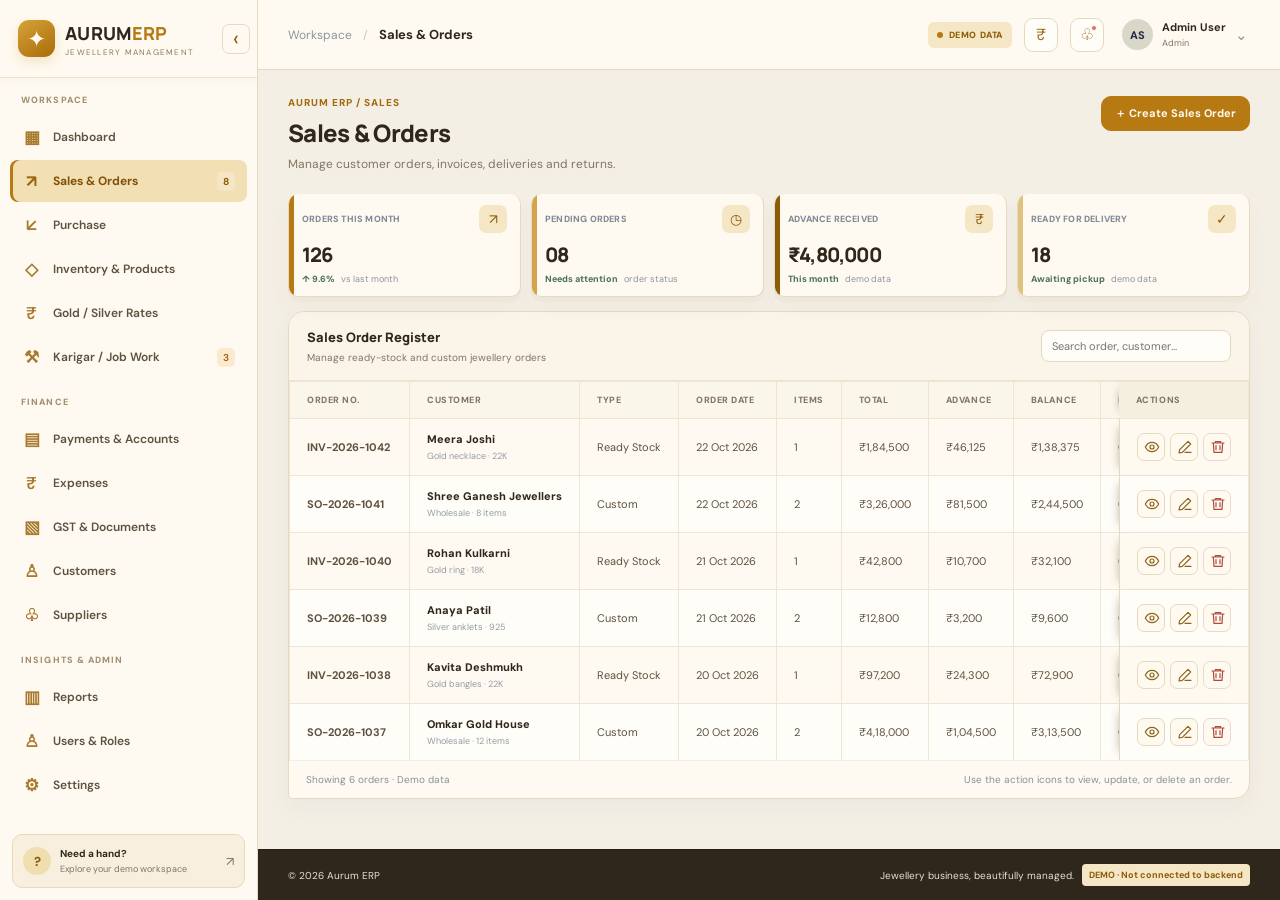
<file: sales/sales.html>
<!DOCTYPE html>
<html lang="en">
<head>
<meta charset="UTF-8"><meta name="viewport" content="width=device-width, initial-scale=1.0">
<title>Jewellery ERP | Demo Dashboard</title>
<link rel="stylesheet" href="../assets/css/dashboard.css">
<script defer src="../assets/js/nav-sidebar.js"></script>
</head>
<body>
<div class="mobile-overlay" id="mobileOverlay"></div>
<aside class="sidebar" id="sidebar">
  <div class="brand">
    <div class="brand-mark">✦</div><div class="brand-text"><strong>AURUM<span>ERP</span></strong><small>JEWELLERY MANAGEMENT</small></div>
    <button class="collapse" id="collapseBtn" title="Collapse sidebar">‹</button>
  </div>
  <nav id="navigation">
    <div class="nav-label">WORKSPACE</div>
    <button class="nav-item active" data-page="dashboard"><span>▦</span> Dashboard</button>
    <button class="nav-item" data-page="sales"><span>↗</span> Sales & Orders <em>8</em></button>
    <button class="nav-item" data-page="purchase"><span>↙</span> Purchase</button>
    <button class="nav-item" data-page="inventory"><span>◇</span> Inventory & Products</button>
    <button class="nav-item" data-page="rates"><span>₹</span> Gold / Silver Rates</button>
    <button class="nav-item" data-page="karigar"><span>⚒</span> Karigar / Job Work <em class="orange">3</em></button>
    <div class="nav-label">FINANCE</div>
    <button class="nav-item" data-page="payments"><span>▤</span> Payments & Accounts</button>
    <button class="nav-item" data-page="expenses"><span>₹</span> Expenses</button>
    <button class="nav-item" data-page="gst"><span>▧</span> GST & Documents</button>
    <button class="nav-item" data-page="customers"><span>♙</span> Customers</button>
    <button class="nav-item" data-page="suppliers"><span>♧</span> Suppliers</button>
    <div class="nav-label">INSIGHTS & ADMIN</div>
    <button class="nav-item" data-page="reports"><span>▥</span> Reports</button>
    <button class="nav-item" data-page="users"><span>♙</span> Users & Roles</button>
    <button class="nav-item" data-page="settings"><span>⚙</span> Settings</button>
  </nav>
  <div class="sidebar-bottom"><div class="help-icon">?</div><div><b>Need a hand?</b><small>Explore your demo workspace</small></div><span>↗</span></div>
</aside>
<div class="main-area">
<header class="topbar">
  <button class="mobile-menu" id="mobileMenu">☰</button>
  <div class="breadcrumbs"><span>Workspace</span><b>/</b><strong id="crumbTitle">Dashboard</strong></div>
  <div class="top-actions"><span class="demo-pill"><i></i> DEMO DATA</span><button class="icon-btn" id="rateTop" title="Today's rates">₹</button><button class="icon-btn notification" id="notifyBtn" title="Notifications">♧<i></i></button><div class="top-user-wrap"><button class="top-user" id="adminMenuToggle" type="button" aria-haspopup="true" aria-expanded="false"><div class="avatar small">AS</div><div><b>Admin User</b><small>Admin</small></div><span class="admin-chevron">⌄</span></button><div class="admin-dropdown" id="adminDropdown" hidden><div class="admin-dropdown-head"><b>Admin User</b><small>Administrator</small></div><button type="button" id="logoutButton" class="admin-logout"><span>↪</span> Logout</button></div></div></div>
</header>
<main class="content" id="content"></main>
<footer>© 2026 Aurum ERP <span>Jewellery business, beautifully managed.</span><b>DEMO · Not connected to backend</b></footer>
</div>
<div class="toast" id="toast"></div>
<div class="modal-backdrop" id="modalBackdrop">
  <div class="modal"><div class="modal-head"><div><h3 id="modalTitle">Add record</h3><p>Demo mode · changes stay in this browser session</p></div><button id="modalClose">×</button></div><form id="recordForm"><div id="modalFields" class="form-grid"></div><div class="modal-actions"><button type="button" class="btn secondary" id="cancelModal">Cancel</button><button class="btn primary" type="submit">Save demo record</button></div></form></div>
</div>
<script>window.addEventListener("DOMContentLoaded",()=>{document.querySelectorAll(".nav-item").forEach(b=>b.classList.toggle("active",b.dataset.page==="sales"));});</script>
<script>
const $=s=>document.querySelector(s), $$=s=>[...document.querySelectorAll(s)];
const money=n=>'₹'+Number(n).toLocaleString('en-IN');
const today='22 Oct 2026';
const data={
sales:[
{ref:'INV-2026-1042',name:'Meera Joshi',detail:'Gold necklace · 22K',date:'22 Oct 2026',amount:184500,status:'Paid'},
{ref:'SO-2026-1041',name:'Shree Ganesh Jewellers',detail:'Wholesale · 8 items',date:'22 Oct 2026',amount:326000,status:'Pending'},
{ref:'INV-2026-1040',name:'Rohan Kulkarni',detail:'Gold ring · 18K',date:'21 Oct 2026',amount:42800,status:'Paid'},
{ref:'SO-2026-1039',name:'Anaya Patil',detail:'Silver anklets · 925',date:'21 Oct 2026',amount:12800,status:'In Progress'},
{ref:'INV-2026-1038',name:'Kavita Deshmukh',detail:'Gold bangles · 22K',date:'20 Oct 2026',amount:97200,status:'Delivered'},
{ref:'SO-2026-1037',name:'Omkar Gold House',detail:'Wholesale · 12 items',date:'20 Oct 2026',amount:418000,status:'Confirmed'}],
purchase:[
{ref:'PUR-2026-0261',name:'Shree Gold Traders',detail:'Gold bullion · 24K',date:'22 Oct 2026',amount:528000,status:'Pending'},
{ref:'PUR-2026-0260',name:'Silverline Metals',detail:'Silver grain · 999',date:'21 Oct 2026',amount:86200,status:'Completed'},
{ref:'PUR-2026-0259',name:'Mahalaxmi Stones',detail:'Gemstones & findings',date:'20 Oct 2026',amount:46500,status:'Processing'},
{ref:'PUR-2026-0258',name:'Raj Refinery',detail:'Recycled gold · 22K',date:'19 Oct 2026',amount:274000,status:'Completed'}],
inventory:[
{ref:'AU-RNG-2201',name:'Classic Gold Ring',detail:'Gold · 22K · 3.8 g',date:'Main Showroom',amount:24,status:'In Stock'},
{ref:'AU-NCK-1805',name:'Temple Necklace',detail:'Gold · 22K · 28.4 g',date:'Vault A',amount:6,status:'Low Stock'},
{ref:'AG-ANK-9250',name:'Silver Anklets',detail:'Silver · 925 · 42 g',date:'Main Showroom',amount:38,status:'In Stock'},
{ref:'AU-BNG-2208',name:'Gold Bangles',detail:'Gold · 22K · 18.6 g',date:'Workshop',amount:0,status:'Low Stock'},
{ref:'AG-CHM-9251',name:'Silver Chain',detail:'Silver · 925 · 16 g',date:'Main Showroom',amount:52,status:'In Stock'},
{ref:'AU-ER-1809',name:'Diamond Stud Earrings',detail:'Gold · 18K · 4.2 g',date:'Vault A',amount:12,status:'In Stock'}],
karigar:[
{ref:'JOB-0264',name:'Suresh Pawar',detail:'Temple necklace · 22K',date:'Due 24 Oct',amount:32.5,status:'In Progress'},
{ref:'JOB-0263',name:'Mahesh Sonawane',detail:'Gold bangles · 22K',date:'Due 23 Oct',amount:18.6,status:'Pending'},
{ref:'JOB-0262',name:'Ravi Shinde',detail:'Ring set · 18K',date:'Due 21 Oct',amount:12.2,status:'Overdue'},
{ref:'JOB-0261',name:'Ganesh Jadhav',detail:'Silver anklets · 925',date:'Due 25 Oct',amount:42,status:'In Progress'}],
payments:[
{ref:'PAY-0871',name:'Meera Joshi',detail:'Customer receipt · UPI',date:'22 Oct 2026',amount:184500,status:'Paid'},
{ref:'PAY-0870',name:'Silverline Metals',detail:'Supplier payment · NEFT',date:'21 Oct 2026',amount:50000,status:'Paid'},
{ref:'PAY-0869',name:'Shree Ganesh Jewellers',detail:'Customer advance · Bank',date:'21 Oct 2026',amount:75000,status:'Pending'},
{ref:'PAY-0868',name:'Suresh Pawar',detail:'Karigar labour · Cash',date:'20 Oct 2026',amount:12500,status:'Paid'}],
customers:[
{ref:'CUS-0018',name:'Meera Joshi',detail:'Retail · Pune',date:'Joined 2025',amount:0,status:'Active'},
{ref:'CUS-0017',name:'Shree Ganesh Jewellers',detail:'Wholesale · Pimpri',date:'Joined 2024',amount:326000,status:'Pending'},
{ref:'CUS-0016',name:'Rohan Kulkarni',detail:'Retail · Chinchwad',date:'Joined 2025',amount:0,status:'Active'},
{ref:'CUS-0015',name:'Omkar Gold House',detail:'Wholesale · Pune',date:'Joined 2023',amount:418000,status:'Overdue'},
{ref:'CUS-0014',name:'Anaya Patil',detail:'Retail · Nigdi',date:'Joined 2026',amount:12800,status:'Pending'}],
suppliers:[
{ref:'SUP-0012',name:'Shree Gold Traders',detail:'Gold bullion · Pune',date:'Terms: 15 days',amount:528000,status:'Pending'},
{ref:'SUP-0011',name:'Silverline Metals',detail:'Silver supplier · Mumbai',date:'Terms: 30 days',amount:36200,status:'Active'},
{ref:'SUP-0010',name:'Mahalaxmi Stones',detail:'Stones & findings · Pune',date:'Terms: 15 days',amount:46500,status:'Pending'},
{ref:'SUP-0009',name:'Raj Refinery',detail:'Gold refining · Mumbai',date:'Terms: 7 days',amount:0,status:'Active'}],
gst:[
{ref:'GST-1042',name:'Meera Joshi',detail:'Sales tax invoice',date:'22 Oct 2026',amount:184500,status:'Completed'},
{ref:'GST-1038',name:'Kavita Deshmukh',detail:'Sales tax invoice',date:'20 Oct 2026',amount:97200,status:'Completed'},
{ref:'GST-P261',name:'Shree Gold Traders',detail:'Purchase invoice',date:'22 Oct 2026',amount:528000,status:'Pending'}],
expenses:[
{ref:'EXP-2026-0184',name:'Showroom Electricity',detail:'Utilities · Main Showroom',date:'22 Oct 2026',amount:8450,status:'Paid'},
{ref:'EXP-2026-0183',name:'Workshop Supplies',detail:'Consumables · Workshop',date:'21 Oct 2026',amount:12600,status:'Pending'},
{ref:'EXP-2026-0182',name:'Courier & Delivery',detail:'Logistics · Dispatch',date:'20 Oct 2026',amount:2350,status:'Paid'}]
};
// Keep demo records between page refreshes; storage errors should never break the UI.
try { const saved = JSON.parse(localStorage.getItem('aurumDemoRecords') || '{}'); Object.keys(saved).forEach(k => { if (Array.isArray(saved[k])) data[k] = saved[k]; }); } catch (e) { console.warn('Demo storage unavailable; using sample data.', e); }
function saveDemoData(){ try { localStorage.setItem('aurumDemoRecords', JSON.stringify(data)); } catch(e) { console.warn('Could not persist demo records.', e); } }
const meta={
dashboard:{title:'Dashboard',desc:'Here’s what’s happening with your jewellery business today.',button:'Download report'},
sales:{title:'Sales & Orders',desc:'Manage customer orders, invoices, deliveries and returns.',button:'+ Create sales order'},
purchase:{title:'Purchase Management',desc:'Track suppliers, purchase orders, goods receipts and bills.',button:'+ New purchase'},
inventory:{title:'Inventory & Products',desc:'Track jewellery by SKU, tag, metal, purity, weight and location.',button:'+ Add product'},
rates:{title:'Gold / Silver Rates',desc:'Manage daily metal rates and review rate history.',button:'+ Update rates'},
karigar:{title:'Karigar / Job Work',desc:'Manage metal issued, work-in-progress, returns and labour settlements.',button:'+ Create job work'},
payments:{title:'Payments & Accounts',desc:'Track customer receipts, supplier payments, expenses and balances.',button:'+ Record payment'},
gst:{title:'GST & Documents',desc:'Review tax invoices, purchase documents and compliance summaries.',button:'+ Create document'},
customers:{title:'Customers',desc:'Manage retail and wholesale customers, credit terms and outstanding balances.',button:'+ Add customer'},
suppliers:{title:'Suppliers',desc:'Maintain supplier details, payment terms and outstanding balances.',button:'+ Add supplier'},
reports:{title:'Reports & Analytics',desc:'Review sales, stock, metal custody and business performance.',button:'Export report'},
users:{title:'Users & Roles',desc:'Manage team access and permissions by role.',button:'+ Add user'},
settings:{title:'Settings',desc:'Configure company details, branches, document numbering and preferences.',button:'Save settings'},
expenses:{title:'Expenses',desc:'Record operating costs and review business expenses by category.',button:'+ Add expense'}
};
const columns={
sales:['Reference','Customer / Order','Date','Total Amount','Status'],
purchase:['Purchase Ref.','Supplier / Items','Date','Total Amount','Status'],
inventory:['SKU / Tag','Product Details','Location','Available Qty','Stock Status'],
karigar:['Job ID','Karigar / Work','Due Date','Metal Weight','Job Status'],
payments:['Payment Ref.','Party / Method','Date','Amount','Status'],
customers:['Customer ID','Customer / Type','Relationship','Outstanding','Status'],
suppliers:['Supplier ID','Supplier / Category','Terms','Outstanding','Status'],
gst:['Document ID','Party / Document','Date','Taxable / Total','Status'],
expenses:['Expense ID','Expense / Category','Date','Amount','Status']
};
const iconBy={sales:'↗',purchase:'↙',inventory:'◇',rates:'₹',karigar:'⚒',payments:'▤',gst:'▧',customers:'♙',suppliers:'♧',reports:'▥',users:'♙',settings:'⚙',expenses:'₹'};
function statusClass(s){let x=s.toLowerCase().replaceAll(' ','-');if(['in-stock','paid','completed','delivered','active'].includes(x))return x;if(['pending','in-progress','processing','low-stock','confirmed','ready'].includes(x))return x;if(['overdue','cancelled','low'].includes(x))return x;return 'draft'}
function tableHTML(key,rows=data[key]||[]){let heads=columns[key]||['Reference','Name','Details','Value','Status'];return `<div class="table-wrap"><table><thead><tr>${heads.map(h=>`<th>${h}</th>`).join('')}<th>Action</th></tr></thead><tbody>${rows.map((r,i)=>`<tr><td><div class="main-cell">${r.ref}</div></td><td><div class="main-cell">${r.name}</div><div class="sub-cell">${r.detail}</div></td><td>${r.date}</td><td>${key==='inventory'?r.amount+' pcs':key==='karigar'?r.amount+' g':money(r.amount)}</td><td><span class="status ${statusClass(r.status)}">${r.status}</span></td><td><button class="text-link row-view" data-key="${key}" data-index="${i}">View ↗</button></td></tr>`).join('')}</tbody></table></div><div class="table-footer"><span>Showing ${rows.length} sample records · Demo data</span><span>Page 1 of 1</span></div>`}
function pageHead(key){let m=meta[key];return `<div class="page-head"><div><div class="eyebrow">AURUM ERP / ${key==='dashboard'?'OVERVIEW':key.toUpperCase()}</div><h1>${m.title}</h1><p>${m.desc}</p></div><div class="head-actions">${key==='dashboard'?'<button class="btn secondary" id="dateBtn">▦ &nbsp; Oct 2026</button>':''}<button class="btn primary" id="primaryAction">${m.button}</button></div></div>`}
function stat(label,value,icon,trend,foot,accent='var(--primary)'){return `<div class="stat-card" style="border-top-color:${accent}"><div class="stat-top"><span class="stat-label">${label}</span><span class="stat-icon">${icon}</span></div><div class="stat-value">${value}</div><div class="stat-bottom"><span class="trend">${trend}</span><span>${foot}</span></div></div>`}
function dashboard(){return `${pageHead('dashboard')}<div class="stats">${stat("Today's Sales",money(684500),'↗','↑ 12.8%','vs yesterday')}${stat('Gold Stock','2.48 kg','◇','↑ 4.2%','vs last month','var(--blue)')}${stat('Customer Dues',money(742800),'♙','6 invoices','need follow-up','#d99a35')}${stat('Active Job Work','12 jobs','⚒','3 overdue','karigar follow-up','#c77a65')}</div>
<div class="dashboard-grid"><section class="panel"><div class="panel-head"><div><h2>Sales Overview</h2><p>Revenue trend · October 2026</p></div><div class="chart-legend"><span><i class="dot" style="background:#6da84c"></i>Sales</span><span><i class="dot" style="background:#1985bf"></i>Purchases</span></div></div><div class="panel-body"><svg class="chart" viewBox="0 0 600 220" preserveAspectRatio="none"><g stroke="#edf0f2" stroke-width="1"><path d="M40 25H590 M40 65H590 M40 105H590 M40 145H590 M40 185H590"/></g><g><text x="0" y="29">₹8L</text><text x="0" y="69">₹6L</text><text x="0" y="109">₹4L</text><text x="0" y="149">₹2L</text><text x="0" y="189">₹0</text></g><path d="M40 150 L90 124 L140 138 L190 92 L240 106 L290 63 L340 80 L390 48 L440 76 L490 35 L540 54 L585 28 L585 185 L40 185Z" fill="#6da84c" opacity=".10"/><polyline points="40,150 90,124 140,138 190,92 240,106 290,63 340,80 390,48 440,76 490,35 540,54 585,28" fill="none" stroke="#6da84c" stroke-width="3" stroke-linejoin="round" stroke-linecap="round"/><polyline points="40,166 90,153 140,158 190,135 240,142 290,116 340,126 390,104 440,120 490,91 540,103 585,83" fill="none" stroke="#1985bf" stroke-width="2.5" stroke-linejoin="round" stroke-linecap="round"/><g><text x="35" y="210">01 Oct</text><text x="140" y="210">05 Oct</text><text x="245" y="210">10 Oct</text><text x="350" y="210">15 Oct</text><text x="455" y="210">20 Oct</text><text x="550" y="210">22 Oct</text></g></svg></div></section>
<section class="panel"><div class="panel-head"><div><h2>Today's Metal Rates</h2><p>Indicative demo rates · per gram</p></div><button class="text-link" data-goto="rates">View rates ↗</button></div><div class="panel-body"><div class="rate-list"><div class="rate-row"><div class="metal-badge">Au</div><div class="rate-name"><b>Gold 24K</b><small>999 purity</small></div><div class="rate-price">₹13,180<small>↑ 0.42%</small></div></div><div class="rate-row"><div class="metal-badge">Au</div><div class="rate-name"><b>Gold 22K</b><small>916 purity</small></div><div class="rate-price">₹12,082<small>↑ 0.38%</small></div></div><div class="rate-row"><div class="metal-badge silver">Ag</div><div class="rate-name"><b>Silver 999</b><small>Fine silver</small></div><div class="rate-price">₹168.50<small>↑ 0.21%</small></div></div><div class="rate-row"><div class="metal-badge silver">Ag</div><div class="rate-name"><b>Silver 925</b><small>Sterling</small></div><div class="rate-price">₹155.85<small>↑ 0.18%</small></div></div></div><button class="btn secondary" style="width:100%;margin-top:8px" data-goto="rates">Manage daily rates →</button></div></section></div>
<div class="dashboard-grid"><section class="panel"><div class="panel-head"><div><h2>Recent Sales & Orders</h2><p>Latest activity across your showroom</p></div><button class="text-link" data-goto="sales">View all ↗</button></div>${tableHTML('sales',data.sales.slice(0,4))}</section><section class="panel"><div class="panel-head"><div><h2>Quick Actions</h2><p>Common tasks for your team</p></div></div><div class="panel-body"><div class="quick-actions"><button class="quick-action" data-add="sales"><span class="quick-icon">＋</span><span><b>New Sales Order</b><small>Create customer order</small></span></button><button class="quick-action" data-add="purchase"><span class="quick-icon">↙</span><span><b>Record Purchase</b><small>Receive new goods</small></span></button><button class="quick-action" data-add="inventory"><span class="quick-icon">◇</span><span><b>Add Product</b><small>Update stock catalogue</small></span></button><button class="quick-action" data-add="karigar"><span class="quick-icon">⚒</span><span><b>Assign Job Work</b><small>Issue metal to karigar</small></span></button></div><div style="margin-top:20px"><div class="panel-head" style="padding:0 0 12px;border:0"><div><h2>Attention Needed</h2><p>Items that may need your review</p></div></div><div class="alert-list"><div class="alert-item"><div class="alert-symbol">!</div><div><b>3 overdue karigar jobs</b><p>Review metal reconciliation and expected return dates.</p></div></div><div class="alert-item"><div class="alert-symbol">₹</div><div><b>Customer payments pending</b><p>6 invoices have outstanding balances.</p></div></div><div class="alert-item"><div class="alert-symbol">◇</div><div><b>2 products are low on stock</b><p>Check replenishment or production needs.</p></div></div></div></div></div></section></div>`}
function genericPage(key){let m=meta[key];if(key==='rates')return `${pageHead(key)}<div class="stats">${stat('Gold 24K','₹13,180/g','Au','↑ 0.42%','today')}${stat('Gold 22K','₹12,082/g','Au','↑ 0.38%','today','var(--blue)')}${stat('Silver 999','₹168.50/g','Ag','↑ 0.21%','today','#d99a35')}${stat('Silver 925','₹155.85/g','Ag','↑ 0.18%','today','#c77a65')}</div><div class="page-columns"><section class="panel"><div class="panel-head"><div><h2>Metal Rate History</h2><p>Sample rates effective 22 October 2026</p></div><button class="btn secondary" id="exportBtn">Export CSV</button></div><div class="table-wrap"><table><thead><tr><th>Metal</th><th>Purity</th><th>Rate / Gram</th><th>Effective Date</th><th>Updated By</th><th>Status</th></tr></thead><tbody><tr><td>Gold</td><td>24K / 999</td><td>₹13,180.00</td><td>22 Oct 2026</td><td>Aarav Shah</td><td><span class="status active">Current</span></td></tr><tr><td>Gold</td><td>22K / 916</td><td>₹12,082.00</td><td>22 Oct 2026</td><td>Aarav Shah</td><td><span class="status active">Current</span></td></tr><tr><td>Silver</td><td>999</td><td>₹168.50</td><td>22 Oct 2026</td><td>Aarav Shah</td><td><span class="status active">Current</span></td></tr><tr><td>Silver</td><td>925</td><td>₹155.85</td><td>22 Oct 2026</td><td>Aarav Shah</td><td><span class="status active">Current</span></td></tr></tbody></table></div></section><section class="panel"><div class="panel-head"><div><h2>Rate Policy</h2><p>Demo configuration</p></div></div><div class="panel-body"><div class="alert-list"><div class="alert-item"><div class="quick-icon">✓</div><div><b>Rate history enabled</b><p>Previous rates remain available for audit.</p></div></div><div class="alert-item"><div class="quick-icon">✓</div><div><b>Approval for overrides</b><p>Sales rate overrides require manager approval.</p></div></div><div class="alert-item"><div class="quick-icon">!</div><div><b>Verify live market rates</b><p>These values are fictional demo data, not live rates.</p></div></div></div></div></section></div>`;
if(key==='reports')return `${pageHead(key)}<div class="stats">${stat('Gross Sales',money(4826500),'↗','↑ 8.4%','vs last month')}${stat('Purchases',money(3268000),'↙','↑ 3.1%','vs last month','var(--blue)')}${stat('Estimated Margin',money(618400),'◈','12.8%','demo estimate','#d99a35')}${stat('Open Receivables',money(742800),'₹','6 invoices','pending','#c77a65')}</div><div class="dashboard-grid"><section class="panel"><div class="panel-head"><div><h2>Business Summary</h2><p>Monthly totals · illustrative sample data</p></div><button class="btn secondary" id="exportBtn">Export CSV</button></div>${tableHTML('sales',data.sales.slice(0,5))}</section><section class="panel"><div class="panel-head"><div><h2>Report Categories</h2><p>Choose a report area</p></div></div><div class="panel-body"><div class="quick-actions"><button class="quick-action" data-goto="sales"><span class="quick-icon">↗</span><span><b>Sales Report</b><small>Daily / monthly sales</small></span></button><button class="quick-action" data-goto="inventory"><span class="quick-icon">◇</span><span><b>Stock Report</b><small>Purity and location</small></span></button><button class="quick-action" data-goto="karigar"><span class="quick-icon">⚒</span><span><b>Karigar Ledger</b><small>Metal balance and jobs</small></span></button><button class="quick-action" data-goto="payments"><span class="quick-icon">₹</span><span><b>Outstanding</b><small>Receivables and payables</small></span></button></div></div></section></div>`;
if(key==='users')return `${pageHead(key)}<div class="stats">${stat('Total Users','08','♙','6 active','team members')}${stat('Super Admin','01','⚙','Full access','role','var(--blue)')}${stat('Operational Roles','06','▤','Role-based','permissions','#d99a35')}${stat('MFA Status','Optional','✓','Demo only','not configured','#c77a65')}</div><section class="panel"><div class="panel-head"><div><h2>Team Access</h2><p>Example users and role permissions</p></div><button class="btn secondary" id="exportBtn">Export CSV</button></div><div class="table-wrap"><table><thead><tr><th>User</th><th>Role</th><th>Access Scope</th><th>Last Active</th><th>Status</th><th>Action</th></tr></thead><tbody>${[['Aarav Shah','Super Admin','All modules','Today','Active'],['Priya Kulkarni','Accountant','Accounts, GST, Reports','Today','Active'],['Rahul Patil','Salesperson / Cashier','Customers, Sales','Today','Active'],['Nitin Jadhav','Inventory Manager','Inventory, Stock Ledger','Yesterday','Active'],['Suresh Pawar','Karigar User','Assigned job work only','21 Oct','Active']].map((r,i)=>`<tr><td><div class="main-cell">${r[0]}</div><div class="sub-cell">user${i+1}@aurum.demo</div></td><td>${r[1]}</td><td>${r[2]}</td><td>${r[3]}</td><td><span class="status active">${r[4]}</span></td><td><button class="text-link" data-toast="Demo user details opened">View ↗</button></td></tr>`).join('')}</tbody></table></div></section>`;
if(key==='settings')return `${pageHead(key)}<div class="page-columns"><section class="panel"><div class="panel-head"><div><h2>Company Profile</h2><p>Basic business configuration</p></div></div><form id="settingsForm" class="form-grid"><div class="field"><label>Company Name</label><input value="Aurum Jewellers"></div><div class="field"><label>Financial Year</label><select><option>2026–2027</option><option>2025–2026</option></select></div><div class="field"><label>GSTIN (Demo)</label><input value="27AAAAA0000A1Z5"></div><div class="field"><label>Default Branch</label><select><option>Main Showroom — Pune</option><option>Workshop — Chinchwad</option></select></div><div class="field"><label>Document Prefix</label><input value="AUR"></div><div class="field"><label>Default Currency</label><select><option>INR — Indian Rupee</option></select></div><div class="field full"><label>Address</label><textarea>Pune, Maharashtra, India (demo address)</textarea></div><div class="field full"><button class="btn primary" type="submit">Save demo settings</button></div></form></section><section class="panel"><div class="panel-head"><div><h2>System Preferences</h2><p>Demo configuration</p></div></div><div class="panel-body"><div class="alert-list"><div class="alert-item"><div class="quick-icon">✓</div><div><b>Role-based access</b><p>Restrict sensitive actions by role.</p></div></div><div class="alert-item"><div class="quick-icon">✓</div><div><b>Audit trail</b><p>Keep changes and approvals traceable.</p></div></div><div class="alert-item"><div class="alert-symbol">!</div><div><b>Backend not connected</b><p>Settings on this screen are for visual demo only.</p></div></div></div></div></section></div>`;
let rows=data[key]||[];
return `${pageHead(key)}<div class="stats">${key==='sales'?stat('Orders This Month','126','↗','↑ 9.6%','vs last month'):key==='purchase'?stat('Purchase Orders','42','↙','↑ 4.2%','this month'):key==='inventory'?stat('Unique Products','486','◇','12 low stock','items need review'):key==='karigar'?stat('Open Jobs','12','⚒','3 overdue','require follow-up'):key==='payments'?stat('Collected Today',money(234500),'₹','↑ 6.8%','vs yesterday'):key==='customers'?stat('Total Customers','1,248','♙','38 new','this month'):key==='suppliers'?stat('Active Suppliers','42','♧','5 pending','payment review'):stat('Documents','218','▧','14 pending','review')}${stat(key==='inventory'?'Total Pieces':key==='karigar'?'Metal Issued':'Outstanding',key==='inventory'?'1,842 pcs':key==='karigar'?'105.3 g':money(key==='sales'?742800:key==='purchase'?684200:key==='payments'?742800:key==='customers'?756800:key==='suppliers'?610700:528000),'◇','Sample','demo snapshot','var(--blue)')}${stat(key==='purchase'?'Awaiting Receipt':key==='sales'?'Pending Orders':key==='inventory'?'Low Stock Items':key==='karigar'?'Jobs Overdue':key==='payments'?'Pending Payments':key==='customers'?'Credit Customers':key==='suppliers'?'Payment Due':'Pending Review',key==='inventory'?'2':key==='karigar'?'3':key==='sales'?'8':key==='purchase'?'4':'6','◷','Needs attention','demo status','#d99a35')}${stat(key==='inventory'?'Stock Locations':key==='karigar'?'Active Karigars':key==='customers'?'Wholesale Clients':'Completed This Month',key==='inventory'?'3':key==='karigar'?'18':key==='customers'?'84':'94','✓','Updated','22 Oct 2026','#c77a65')}</div><section class="panel"><div class="panel-head"><div><h2>${m.title} Register</h2><p>Search, review and add sample records · Demo mode</p></div><div class="table-tools"><input class="search-box" id="tableSearch" placeholder="⌕  Search records..."><button class="btn secondary" id="exportBtn">↓ Export CSV</button></div></div><div id="tableContent">${tableHTML(key,rows)}</div></section>`;
}
function salesOrderPage(){return `${pageHead('sales')}<div class="stats">${stat('Orders This Month','126','↗','↑ 9.6%','vs last month')}${stat('Pending Orders','08','◷','Needs attention','order status','var(--blue)')}${stat('Advance Received',money(480000),'₹','This month','demo data','#d99a35')}${stat('Ready for Delivery','18','✓','Awaiting pickup','demo data','#c77a65')}</div><div class="panel"><div class="panel-head"><div><h2>Sales Order Register</h2><p>Manage ready-stock and custom jewellery orders</p></div><div class="table-tools"><input class="search-box" id="tableSearch" placeholder="Search order, customer..." aria-label="Search sales orders"></div></div><div class="table-wrap"><table class="sales-orders-table sales-register-table"><thead><tr><th>Order No.</th><th>Customer</th><th>Type</th><th>Order Date</th><th>Items</th><th>Total</th><th>Advance</th><th>Balance</th><th>Delivery</th><th>Status</th><th>Actions</th></tr></thead><tbody id="salesOrderRows">${(data.sales||[]).map((r,i)=>salesOrderRow(r,i)).join('')}</tbody></table></div><div class="table-footer"><span id="salesOrderCount">Showing ${(data.sales||[]).length} orders · Demo data</span><span>Use the action icons to view, update, or delete an order.</span></div></div>`}
function salesOrderRow(r,i){const advance=Number(r.advance??Math.round((r.amount||0)*.25));const balance=Number(r.balance??Math.max(0,(r.amount||0)-advance));return `<tr><td><b>${r.ref}</b></td><td><div class="main-cell">${r.name}</div><div class="sub-cell">${r.detail||'Jewellery order'}</div></td><td>${r.orderType|| (i%2?'Custom':'Ready Stock')}</td><td>${r.date||'—'}</td><td>${r.quantity|| (i%2?2:1)}</td><td>${money(r.amount||0)}</td><td>${money(advance)}</td><td>${money(balance)}</td><td>${r.deliveryDate||'05 Nov 2026'}</td><td><span class="status ${statusClass(r.status||'Draft')}">${r.status||'Draft'}</span></td><td><div class="row-actions"><button class="action-icon" type="button" title="View order" aria-label="View order" data-order-action="view" data-order-index="${i}"><svg viewBox="0 0 24 24" aria-hidden="true"><path d="M2 12s3.5-7 10-7 10 7 10 7-3.5 7-10 7S2 12 2 12Z"/><circle cx="12" cy="12" r="3"/></svg></button><button class="action-icon" type="button" title="Edit order" aria-label="Edit order" data-order-action="update" data-order-index="${i}"><svg viewBox="0 0 24 24" aria-hidden="true"><path d="M12 20h9"/><path d="m16.5 3.5 4 4L8 20l-5 1 1-5Z"/></svg></button><button class="action-icon danger" type="button" title="Delete order" aria-label="Delete order" data-order-action="delete" data-order-index="${i}"><svg viewBox="0 0 24 24" aria-hidden="true"><path d="M3 6h18M8 6V4h8v2m3 0-1 14H6L5 6m4 4v6m6-6v6"/></svg></button></div></td></tr>`}
function detailedOrderModal(){
const fields=[
['Order Type','select','Ready Stock,Custom Jewellery'],['Order Priority','select','Normal,Urgent'],['Order Date','date',''],['Expected Delivery Date','date',''],
['Customer Name','text',''],['Customer ID / Code','text',''],['Customer Type','select','Retail,Wholesale,B2B,B2C'],['Mobile Number','tel',''],['Email','email',''],['GSTIN / PAN (if applicable)','text',''],['Billing Address','textarea',''],['Delivery Address','textarea',''],['Branch / Showroom','text','Main Showroom'],['Salesperson','text','Aarav Shah'],['Sales Channel','select','Showroom,Online,Phone,WhatsApp,Wholesale'],
['Product Name / SKU','text',''],['Category','select','Ring,Necklace,Chain,Bracelet,Earrings,Bangle,Anklet,Coin,Other'],['Metal Type','select','Gold,Silver,Platinum'],['Purity','select','24K / 999,22K / 916,18K / 750,14K / 585,925 Silver,999 Silver'],['Barcode / Tag Number','text',''],['Quantity (pcs)','number','1'],['Gross Weight (g)','number',''],['Stone Weight (g)','number','0'],['Other Non-metal Weight (g)','number','0'],
['Metal Rate per Gram (₹)','number',''],['Rate Source','select','Manual Demo Rate,API Rate'],['Making Charge Type','select','Per Gram,Percentage,Fixed'],['Making Charge Rate','number',''],['Wastage (%)','number','0'],['Stone Amount (₹)','number','0'],['Engraving / Other Charges (₹)','number','0'],['Item Discount (₹)','number','0'],['Order Discount (₹)','number','0'],['GST (%)','number','3'],
['Advance Amount (₹)','number','0'],['Payment Mode','select','Cash,UPI,Card,Bank Transfer,NEFT,Cheque'],['Transaction Reference / UTR','text',''],['Payment Status','select','Unpaid,Partially Paid,Paid,Refunded'],['Order Status','select','Draft,Confirmed,Pending Stock,In Production,Ready,Partially Delivered,Delivered,Cancelled'],['Stock Reservation','select','Reserve Available Stock,Pending Stock Check,Custom Production Required'],['Delivery Method','select','Store Pickup,Home Delivery,Courier'],['Special Instructions','textarea',''],['Internal Notes','textarea','']
];
$('#modalTitle').textContent='Create Detailed Sales Order';
$('#modalFields').innerHTML=`<div class="field full"><h3>1. Order & Customer Details</h3></div>`+fields.map((f,i)=>{let section=i===15?'<div class="field full"><h3>2. Jewellery Item & Weight Details</h3></div>':i===24?'<div class="field full"><h3>3. Rate, Making, Wastage & Tax</h3></div>':i===34?'<div class="field full"><h3>4. Payment, Stock & Delivery</h3></div>':'';let inp=f[1]==='select'?`<select name="f${i}" ${[2,3].includes(i)?'':' '}>${f[2].split(',').map(x=>`<option>${x}</option>`).join('')}</select>`:f[1]==='textarea'?`<textarea name="f${i}" placeholder="Enter ${f[0]}">${f[2]}</textarea>`:`<input name="f${i}" type="${f[1]}" ${f[1]==='number'?'min="0" step="0.001"':''} value="${f[2]}" placeholder="Enter ${f[0]}">`;let full=[10,11,41,42].includes(i);return section+`<div class="field ${full?'full':''}"><label>${f[0]}</label>${inp}</div>`}).join('')+`<div class="field full"><div class="alert-item"><div class="alert-symbol">₹</div><div><b>Order price calculation</b><p id="orderCalcPreview">Enter gross weight and rate to calculate estimate. Demo rates are not live.</p></div></div></div>`;
const form=$('#recordForm');$('#modalBackdrop').classList.add('show');document.body.classList.add('modal-open');
const val=n=>Number(form.querySelector(`[name="f${n}"]`)?.value||0);
const calc=()=>{const net=Math.max(0,val(21)-val(22)-val(23));const metal=net*val(24);const type=form.querySelector('[name="f26"]')?.value;const making=type==='Per Gram'?net*val(27):type==='Percentage'?metal*val(27)/100:val(27);const wastage=metal*val(28)/100;const subtotal=Math.max(0,metal+making+wastage+val(29)+val(30)-val(31)-val(32));const tax=subtotal*val(33)/100;const total=subtotal+tax;const advance=val(34);$('#orderCalcPreview').textContent=`Net metal: ${net.toFixed(3)} g · Metal: ${money(metal)} · Making: ${money(making)} · Wastage: ${money(wastage)} · Tax: ${money(tax)} · Grand total: ${money(total)} · Balance: ${money(Math.max(0,total-advance))}. Estimate only; confirm applicable tax rules.`;return {net,metal,making,wastage,tax,total,advance,balance:Math.max(0,total-advance)}};
form.querySelectorAll('input,select,textarea').forEach(x=>x.addEventListener('input',calc));calc();
form.onsubmit=e=>{e.preventDefault();const get=n=>form.querySelector(`[name="f${n}"]`)?.value||'';const c=calc();if(!get(4).trim()){toast('Please enter customer name.');form.querySelector('[name="f4"]').focus();return}if(!get(15).trim()){toast('Please enter product name / SKU.');form.querySelector('[name="f15"]').focus();return}const rec={ref:`SO-2026-${String(Date.now()).slice(-4)}`,name:get(4),detail:`${get(16)||'Jewellery'} · ${get(17)||'Gold'} ${get(18)||''}`,date:get(2)||today,amount:Math.round(c.total*100)/100,status:get(38)||'Draft',orderType:get(0),priority:get(1),customerId:get(5),customerType:get(6),phone:get(7),email:get(8),gstinPan:get(9),billingAddress:get(10),deliveryAddress:get(11),branch:get(12),salesperson:get(13),salesChannel:get(14),sku:get(15),barcode:get(19),quantity:Number(get(20)||1),grossWeight:Number(get(21)||0),stoneWeight:Number(get(22)||0),nonMetalWeight:Number(get(23)||0),netMetalWeight:c.net,metalRate:Number(get(24)||0),rateSource:get(25),makingChargeType:get(26),makingChargeRate:Number(get(27)||0),wastagePercent:Number(get(28)||0),wastageAmount:c.wastage,stoneAmount:Number(get(29)||0),otherCharges:Number(get(30)||0),itemDiscount:Number(get(31)||0),orderDiscount:Number(get(32)||0),gstPercent:Number(get(33)||0),advance:c.advance,balance:c.balance,paymentMode:get(35),transactionReference:get(36),paymentStatus:get(37)||'Unpaid',stockReservation:get(39),deliveryMethod:get(40),deliveryDate:get(3),specialInstructions:get(41),notes:get(42)};data.sales.unshift(rec);saveDemoData();$('#modalBackdrop').classList.remove('show');document.body.classList.remove('modal-open');toast('Sales order saved in demo data.');render('sales')};
}

function closeOrderOverlay(){ $('#modalBackdrop').classList.remove('show'); document.body.classList.remove('modal-open'); $('#recordForm').onsubmit=null; }
function showOrderOverlay(title, row, mode, index){
 const fields=[['Order Number','ref'],['Order Type','orderType'],['Order Priority','priority'],['Order Date','date'],['Expected Delivery','deliveryDate'],['Customer Name','name'],['Customer ID','customerId'],['Customer Type','customerType'],['Mobile Number','phone'],['Email','email'],['GSTIN / PAN','gstinPan'],['Billing Address','billingAddress'],['Delivery Address','deliveryAddress'],['Branch / Showroom','branch'],['Salesperson','salesperson'],['Sales Channel','salesChannel'],['Product / SKU','sku'],['Item Details','detail'],['Barcode / Tag','barcode'],['Quantity','quantity'],['Gross Weight (g)','grossWeight'],['Stone Weight (g)','stoneWeight'],['Other Non-metal Weight (g)','nonMetalWeight'],['Net Metal Weight (g)','netMetalWeight'],['Metal Rate (₹/g)','metalRate'],['Rate Source','rateSource'],['Making Charge Type','makingChargeType'],['Making Charge Rate','makingChargeRate'],['Wastage (%)','wastagePercent'],['Wastage Amount (₹)','wastageAmount'],['Stone Amount (₹)','stoneAmount'],['Other Charges (₹)','otherCharges'],['Item Discount (₹)','itemDiscount'],['Order Discount (₹)','orderDiscount'],['GST (%)','gstPercent'],['Grand Total (₹)','amount'],['Advance Amount (₹)','advance'],['Balance (₹)','balance'],['Payment Mode','paymentMode'],['Transaction Reference / UTR','transactionReference'],['Payment Status','paymentStatus'],['Order Status','status'],['Stock Reservation','stockReservation'],['Delivery Method','deliveryMethod'],['Special Instructions','specialInstructions'],['Internal Notes','notes']];
 $('#modalTitle').textContent=title; $('#modalBackdrop').classList.add('show'); document.body.classList.add('modal-open');
 $('#modalFields').innerHTML=fields.map(([label,key])=>{let value=row[key]??'';if(key==='amount'||key==='advance'||key==='balance'||key==='metalRate'||key==='stoneAmount'||key==='otherCharges'||key==='wastageAmount') value=Number(value||0).toFixed(2);let full=['billingAddress','deliveryAddress','specialInstructions','notes'].includes(key);let html=mode==='edit'?`<input name="edit_${key}" value="${String(value).replaceAll('&','&amp;').replaceAll('"','&quot;').replaceAll('<','&lt;')}" ${['quantity','grossWeight','stoneWeight','nonMetalWeight','netMetalWeight','metalRate','makingChargeRate','wastagePercent','wastageAmount','stoneAmount','otherCharges','itemDiscount','orderDiscount','gstPercent','amount','advance','balance'].includes(key)?'type="number" step="0.001" min="0"':''}>`:`<div class="order-read-value">${String(value||'—').replaceAll('&','&amp;').replaceAll('<','&lt;')}</div>`;return `<div class="field ${full?'full':''}"><label>${label}</label>${html}</div>`}).join('');
 $('#recordForm button[type="submit"]').style.display=mode==='edit'?'':'none'; $('#recordForm button[type="submit"]').textContent='Save Changes';
 $('#recordForm').onsubmit=e=>{e.preventDefault();const get=k=>$('#modalFields').querySelector(`[name="edit_${k}"]`)?.value;fields.forEach(([label,key])=>{if(get(key)!==undefined){let v=get(key);if(['quantity','grossWeight','stoneWeight','nonMetalWeight','netMetalWeight','metalRate','makingChargeRate','wastagePercent','wastageAmount','stoneAmount','otherCharges','itemDiscount','orderDiscount','gstPercent','amount','advance','balance'].includes(key))v=Number(v||0);row[key]=v;}});row.name=String(row.name||'');row.amount=Number(row.amount||0);row.advance=Number(row.advance||0);row.balance=Math.max(0,row.amount-row.advance);saveDemoData();closeOrderOverlay();render('sales');toast('Sales order updated successfully.');};
}
function bindSalesOrderActions(){
 $$('[data-order-action]').forEach(btn=>btn.onclick=()=>{const index=Number(btn.dataset.orderIndex),row=data.sales[index];if(!row)return;const action=btn.dataset.orderAction;
  if(action==='view'){showOrderOverlay('Sales Order Details · '+row.ref,row,'view',index);}
  else if(action==='update'){showOrderOverlay('Edit Sales Order · '+row.ref,row,'edit',index);}
  else if(action==='delete'){
   $('#modalTitle').textContent='Delete Sales Order?';$('#modalFields').innerHTML=`<div class="field full"><h3>Confirm deletion</h3><p class="delete-confirm-message">Are you sure you want to delete sales order <b>${row.ref}</b> for <b>${String(row.name||'Customer').replaceAll('<','&lt;')}</b>? This action cannot be undone.</p></div>`;
   $('#modalBackdrop').classList.add('show');document.body.classList.add('modal-open');$('#recordForm button[type="submit"]').style.display='';$('#recordForm button[type="submit"]').textContent='Delete Order';$('#recordForm').onsubmit=e=>{e.preventDefault();data.sales.splice(index,1);saveDemoData();$('#modalTitle').textContent='Delete Successful';$('#modalFields').innerHTML='<div class="field full"><div class="alert-item"><div class="alert-symbol">✓</div><div><b>Sales order deleted successfully</b><p>The selected order has been removed from this demo register.</p></div></div></div>';$('#recordForm button[type="submit"]').style.display='none';$('#recordForm button[type="button"]').textContent='Close';$('#recordForm button[type="button"]').onclick=()=>{closeOrderOverlay();render('sales')};toast('Sales order deleted successfully.');};
  }
 });
}
function purchasePage(){return `${pageHead('purchase')}<div class="stats">${stat('Purchase Orders','42','↙','↑ 4.2%','this month')}${stat('Awaiting Receipt','04','◷','Needs inspection','demo status','var(--blue)')}${stat('Supplier Payables',money(684200),'₹','Open balance','demo data','#d99a35')}${stat('Received This Month','38','✓','Goods received','demo data','#c77a65')}</div><div class="panel"><div class="panel-head"><div><h2>Purchase Register</h2><p>Manage supplier orders, goods receipts, metal purity, invoices and payables</p></div><div class="table-tools"><input class="search-box" id="tableSearch" placeholder="Search purchase, supplier..." aria-label="Search purchases"></div></div><div class="table-wrap"><table class="sales-orders-table purchase-table"><thead><tr><th>Purchase Ref.</th><th>Supplier / Items</th><th>Purchase Date</th><th>Category</th><th>Qty</th><th>Net Weight</th><th>Invoice Total</th><th>Paid</th><th>Balance</th><th>Receipt Status</th><th>Actions</th></tr></thead><tbody id="purchaseRows">${(data.purchase||[]).map((r,i)=>purchaseRow(r,i)).join('')}</tbody></table></div><div class="table-footer"><span id="purchaseCount">Showing ${(data.purchase||[]).length} purchases · Demo data</span><span>Use action icons to view, edit or delete a purchase.</span></div></div>`}
function purchaseRow(r,i){const paid=Number(r.paidAmount??0),balance=Number(r.balance??Math.max(0,(r.amount||0)-paid));return `<tr><td><b>${r.ref}</b></td><td><div class="main-cell">${r.name}</div><div class="sub-cell">${r.detail||'Purchase items'}</div></td><td>${r.date||'—'}</td><td>${r.category||'Raw Material'}</td><td>${r.quantity??1}</td><td>${Number(r.netWeight||r.grossWeight||0).toFixed(3)} g</td><td>${money(r.amount||0)}</td><td>${money(paid)}</td><td>${money(balance)}</td><td><span class="status ${statusClass(r.status||'Pending')}">${r.receiptStatus||r.status||'Pending'}</span></td><td><div class="row-actions"><button class="action-icon" type="button" title="View purchase" aria-label="View purchase" data-purchase-action="view" data-purchase-index="${i}"><svg viewBox="0 0 24 24"><path d="M2 12s3.5-7 10-7 10 7 10 7-3.5 7-10 7S2 12 2 12Z"/><circle cx="12" cy="12" r="3"/></svg></button><button class="action-icon" type="button" title="Edit purchase" aria-label="Edit purchase" data-purchase-action="edit" data-purchase-index="${i}"><svg viewBox="0 0 24 24"><path d="M12 20h9"/><path d="m16.5 3.5 4 4L8 20l-5 1 1-5Z"/></svg></button><button class="action-icon danger" type="button" title="Delete purchase" aria-label="Delete purchase" data-purchase-action="delete" data-purchase-index="${i}"><svg viewBox="0 0 24 24"><path d="M3 6h18M8 6V4h8v2m3 0-1 14H6L5 6m4 4v6m6-6v6"/></svg></button></div></td></tr>`}
const purchaseFields=[['Purchase Reference','ref'],['Supplier Name','name'],['Supplier Code','supplierCode'],['Supplier Invoice Number','invoiceNumber'],['Purchase Order Number','poNumber'],['Purchase Date','date'],['Expected Receipt Date','expectedReceiptDate'],['Purchase Category','category'],['Material / Item Description','detail'],['Metal Type','metalType'],['Purity','purity'],['SKU / Batch / Lot Number','batchNumber'],['Quantity / Pieces','quantity'],['Gross Weight (g)','grossWeight'],['Stone / Non-metal Weight (g)','nonMetalWeight'],['Net Metal Weight (g)','netWeight'],['Rate per Gram (₹)','ratePerGram'],['Taxable Amount (₹)','taxableAmount'],['Making / Refining / Other Charges (₹)','otherCharges'],['Discount (₹)','discount'],['GST (%)','gstPercent'],['GST Amount (₹)','gstAmount'],['Invoice Total (₹)','amount'],['Paid Amount (₹)','paidAmount'],['Balance Payable (₹)','balance'],['Payment Terms','paymentTerms'],['Payment Mode','paymentMode'],['Transaction Reference / UTR','transactionReference'],['Payment Status','paymentStatus'],['Goods Receipt Status','receiptStatus'],['Quality / Purity Check','qualityStatus'],['Storage Location','storageLocation'],['Received By','receivedBy'],['Internal Notes','notes']];
function openPurchaseOverlay(title,row,mode,index){
 const form=$('#recordForm'), fields=$('#modalFields'), submit=form.querySelector('button[type="submit"]'), cancel=form.querySelector('button[type="button"]');
 $('#modalTitle').textContent=title;
 $('#modalBackdrop').classList.add('show');document.body.classList.add('modal-open');
 if(mode==='delete'){
   fields.innerHTML=`<div class="purchase-delete-confirm"><div class="purchase-delete-icon">!</div><h3>Delete this purchase?</h3><p>This will remove <b>${String(row.ref||'purchase').replaceAll('&','&amp;').replaceAll('<','&lt;')}</b> for <b>${String(row.name||'this supplier').replaceAll('&','&amp;').replaceAll('<','&lt;')}</b> from the demo register. This action cannot be undone.</p></div>`;
   submit.style.display='';submit.textContent='Yes, Delete Purchase';submit.classList.add('danger-confirm');cancel.textContent='Keep Purchase';cancel.onclick=closeOrderOverlay;
   form.onsubmit=e=>{e.preventDefault();e.stopPropagation();if(!data.purchase[index]||data.purchase[index]!==row){toast('Purchase record changed. Please try again.');closeOrderOverlay();render('purchase');return;}data.purchase.splice(index,1);saveDemoData();closeOrderOverlay();render('purchase');toast('Purchase deleted successfully.');};
   return;
 }
 const groups={ref:'1. Purchase & Supplier Details',category:'2. Material, Weight & Quality Details',ratePerGram:'3. Pricing, Tax & Invoice Details',paymentTerms:'4. Payment & Goods Receipt'};
 fields.innerHTML=purchaseFields.map(([label,key])=>{const value=row[key]??(key==='quantity'?1:key==='gstPercent'?3:key==='paymentStatus'?'Unpaid':key==='receiptStatus'?'Pending':key==='qualityStatus'?'Pending Inspection':'');const section=groups[key]?`<div class="field full"><h3>${groups[key]}</h3></div>`:'';const selects={category:['Raw Gold','Raw Silver','Bullion / Coins','Gemstones','Findings / Components','Finished Jewellery','Recycled Metal','Other'],metalType:['Gold','Silver','Platinum','Diamond / Gemstone','Mixed'],purity:['24K / 999','22K / 916','18K / 750','14K / 585','999 Silver','925 Silver','Not Applicable'],paymentTerms:['Immediate','7 days','15 days','30 days','45 days','60 days'],paymentMode:['Cash','UPI','Bank Transfer','NEFT','RTGS','Cheque','Card','Other'],paymentStatus:['Unpaid','Partially Paid','Paid','Overdue'],receiptStatus:['Pending','Partially Received','Received','Rejected','Cancelled'],qualityStatus:['Pending Inspection','Passed','Failed','Recheck']};let input='';if((mode==='edit'||mode==='create')&&key==='ref'){input=`<input value="${String(value).replaceAll('&','&amp;').replaceAll('"','&quot;')}" disabled>`}else if((mode==='edit'||mode==='create')&&selects[key]){input=`<select name="p_${key}">${selects[key].map(v=>`<option ${String(value)===v?'selected':''}>${v}</option>`).join('')}</select>`}else if(mode==='edit'||mode==='create'){const type=/Date$|^date$/.test(key)?'date':['quantity','grossWeight','nonMetalWeight','netWeight','ratePerGram','taxableAmount','otherCharges','discount','gstPercent','gstAmount','amount','paidAmount','balance'].includes(key)?'number':'text';input=`<input name="p_${key}" type="${type}" ${type==='number'?'min="0" step="0.001"':''} value="${String(value).replaceAll('&','&amp;').replaceAll('"','&quot;').replaceAll('<','&lt;')}" ${mode==='create'&&key==='name'?'required':''}>`}else{input=`<div class="order-read-value">${String(value||'—').replaceAll('&','&amp;').replaceAll('<','&lt;')}</div>`}return section+`<div class="field ${['notes','detail'].includes(key)?'full':''}"><label>${label}</label>${input}</div>`}).join('');
 submit.style.display=mode==='view'?'none':'';submit.textContent=mode==='create'?'Save Purchase':'Save Changes';submit.classList.remove('danger-confirm');cancel.textContent='Cancel';cancel.onclick=closeOrderOverlay;
 form.onsubmit=e=>{e.preventDefault();e.stopPropagation();purchaseFields.forEach(([label,key])=>{const el=fields.querySelector(`[name="p_${key}"]`);if(el){let v=el.value;if(['quantity','grossWeight','nonMetalWeight','netWeight','ratePerGram','taxableAmount','otherCharges','discount','gstPercent','gstAmount','amount','paidAmount','balance'].includes(key))v=Number(v||0);row[key]=v;}});row.name=String(row.name||'').trim();if(!row.name){toast('Please enter supplier name.');return;}row.balance=Math.max(0,Number(row.amount||0)-Number(row.paidAmount||0));row.detail=row.detail||row.category||'Purchase items';if(mode==='create')data.purchase.unshift(row);saveDemoData();closeOrderOverlay();render('purchase');toast(mode==='create'?'Purchase saved successfully.':'Purchase updated successfully.');};
}
function bindPurchaseActions(){$$('[data-purchase-action]').forEach(btn=>btn.onclick=()=>{const index=Number(btn.dataset.purchaseIndex),row=data.purchase[index];if(!row)return;const action=btn.dataset.purchaseAction;if(action==='view')openPurchaseOverlay('Purchase Details · '+row.ref,row,'view',index);if(action==='edit')openPurchaseOverlay('Edit Purchase · '+row.ref,row,'edit',index);if(action==='delete')openPurchaseOverlay('Confirm Delete Purchase · '+row.ref,row,'delete',index);});}
function createPurchase(){const row={ref:`PUR-2026-${String(Date.now()).slice(-4)}`,name:'',detail:'',date:'2026-10-28',amount:0,status:'Pending',quantity:1,gstPercent:3,paidAmount:0,balance:0,paymentStatus:'Unpaid',receiptStatus:'Pending',qualityStatus:'Pending Inspection'};openPurchaseOverlay('Create Purchase',row,'create',-1);}
function entityActionButtons(kind,i){return `<div class="row-actions"><button class="action-icon" type="button" title="View" aria-label="View" data-entity-action="view" data-entity-kind="${kind}" data-entity-index="${i}"><svg viewBox="0 0 24 24"><path d="M2 12s3.5-7 10-7 10 7 10 7-3.5 7-10 7S2 12 2 12Z"/><circle cx="12" cy="12" r="3"/></svg></button><button class="action-icon" type="button" title="Edit" aria-label="Edit" data-entity-action="edit" data-entity-kind="${kind}" data-entity-index="${i}"><svg viewBox="0 0 24 24"><path d="M12 20h9"/><path d="m16.5 3.5 4 4L8 20l-5 1 1-5Z"/></svg></button><button class="action-icon danger" type="button" title="Delete" aria-label="Delete" data-entity-action="delete" data-entity-kind="${kind}" data-entity-index="${i}"><svg viewBox="0 0 24 24"><path d="M3 6h18M8 6V4h8v2m3 0-1 14H6L5 6m4 4v6m6-6v6"/></svg></button></div>`}
function inventoryPage(){const rows=data.inventory||[];return `${pageHead('inventory')}<div class="stats">${stat('Unique Products',String(rows.length+480),'◇','Catalogue','demo data')}${stat('Total Pieces','1,842 pcs','▦','Across branches','demo snapshot','var(--blue)')}${stat('Low Stock Items',String(rows.filter(r=>String(r.status).toLowerCase().includes('low')).length||2),'!','Reorder needed','review stock','#d99a35')}${stat('Stock Locations','03','⌖','Showroom, vault, workshop','demo data','#c77a65')}</div><section class="panel"><div class="panel-head"><div><h2>Inventory & Product Register</h2><p>Product catalogue, metal purity, weight, stock and storage location</p></div><div class="table-tools"><input class="search-box" id="tableSearch" placeholder="Search SKU, product, metal..." aria-label="Search inventory"><button class="btn secondary" id="exportBtn">↓ Export CSV</button></div></div><div class="table-wrap"><table class="sales-orders-table entity-register-table"><thead><tr><th>SKU / Tag</th><th>Product</th><th>Category</th><th>Metal / Purity</th><th>Gross Weight</th><th>Net Weight</th><th>Available Qty</th><th>Location</th><th>Stock Status</th><th>Actions</th></tr></thead><tbody id="inventoryRows">${rows.map((r,i)=>`<tr><td><b>${r.sku||r.ref}</b><div class="sub-cell">${r.barcode||'Barcode not set'}</div></td><td><div class="main-cell">${r.name}</div><div class="sub-cell">${r.detail||'Jewellery product'}</div></td><td>${r.category||'Finished Jewellery'}</td><td>${r.metalType||((r.detail||'Gold · 22K').split('·').slice(0,2).join('·'))}</td><td>${Number(r.grossWeight||r.weight||0).toFixed(3)} g</td><td>${Number(r.netWeight??r.grossWeight??r.weight??0).toFixed(3)} g</td><td>${r.quantity??r.amount??0} pcs</td><td>${r.location||r.date||'Main Showroom'}</td><td><span class="status ${statusClass(r.status||'In Stock')}">${r.status||'In Stock'}</span></td><td>${entityActionButtons('inventory',i)}</td></tr>`).join('')}</tbody></table></div><div class="table-footer"><span id="inventoryCount">Showing ${rows.length} products · Demo data</span><span>Use action icons to view, edit or delete a product.</span></div></section>`}
function ensureRates(){if(!Array.isArray(data.rates)||!data.rates.length)data.rates=[{ref:'RATE-2401',name:'Gold 24K',metal:'Gold',purity:'24K / 999',rate:13180,date:'2026-10-22',source:'Manual Update',updatedBy:'Aarav Shah',status:'Current',notes:'Indicative demo rate'},{ref:'RATE-2201',name:'Gold 22K',metal:'Gold',purity:'22K / 916',rate:12082,date:'2026-10-22',source:'Manual Update',updatedBy:'Aarav Shah',status:'Current',notes:''},{ref:'RATE-AG99',name:'Silver 999',metal:'Silver',purity:'999 Fine',rate:168.5,date:'2026-10-22',source:'Manual Update',updatedBy:'Aarav Shah',status:'Current',notes:''},{ref:'RATE-AG92',name:'Silver 925',metal:'Silver',purity:'925 Sterling',rate:155.85,date:'2026-10-22',source:'Manual Update',updatedBy:'Aarav Shah',status:'Current',notes:''}]}
function ratesPage(){ensureRates();const rows=data.rates;return `${pageHead('rates')}<div class="stats">${stat('Gold 24K','₹13,180/g','Au','999 purity','demo rate')}${stat('Gold 22K','₹12,082/g','Au','916 purity','demo rate','var(--blue)')}${stat('Silver 999','₹168.50/g','Ag','Fine silver','demo rate','#d99a35')}${stat('Silver 925','₹155.85/g','Ag','Sterling silver','demo rate','#c77a65')}</div><section class="panel"><div class="panel-head"><div><h2>Gold & Silver Rate Register</h2><p>Maintain purity-wise rates, effective dates and update history</p></div><div class="table-tools"><input class="search-box" id="tableSearch" placeholder="Search metal, purity, rate..." aria-label="Search metal rates"><button class="btn secondary" id="exportBtn">↓ Export CSV</button></div></div><div class="table-wrap"><table class="sales-orders-table entity-register-table"><thead><tr><th>Rate ID</th><th>Metal</th><th>Purity</th><th>Rate / Gram</th><th>Effective Date</th><th>Rate Source</th><th>Updated By</th><th>Status</th><th>Actions</th></tr></thead><tbody id="ratesRows">${rows.map((r,i)=>`<tr><td><b>${r.ref}</b></td><td>${r.metal||r.name.split(' ')[0]}</td><td>${r.purity||'—'}</td><td><b>${money(r.rate??r.amount??0)}</b></td><td>${r.date||'—'}</td><td>${r.source||'Manual Update'}</td><td>${r.updatedBy||'Admin'}</td><td><span class="status ${statusClass(r.status||'Current')}">${r.status||'Current'}</span></td><td>${entityActionButtons('rates',i)}</td></tr>`).join('')}</tbody></table></div><div class="table-footer"><span id="ratesCount">Showing ${rows.length} rate records · Demo rates only</span><span>Rates shown are fictional demo values, not live market prices.</span></div></section>`}
function entityFields(kind){return kind==='inventory'?[['Product Name','name','text'],['SKU / Tag Number','sku','text'],['Barcode Number','barcode','text'],['Category','category','select:Ring,Necklace,Chain,Bracelet,Earrings,Bangle,Anklet,Coin,Bullion,Other'],['Metal Type','metalType','select:Gold,Silver,Platinum,Diamond / Gemstone,Mixed'],['Purity','purity','select:24K / 999,22K / 916,18K / 750,14K / 585,925 Silver,999 Silver'],['HSN Code','hsnCode','text'],['Quantity (pieces)','quantity','number'],['Gross Weight (g)','grossWeight','number'],['Stone Weight (g)','stoneWeight','number'],['Net Metal Weight (g)','netWeight','number'],['Metal Rate per Gram (₹)','ratePerGram','number'],['Making Charges (₹)','makingCharges','number'],['Wastage (%)','wastagePercent','number'],['Supplier / Vendor','supplier','text'],['Storage Location','location','select:Main Showroom,Vault A,Vault B,Workshop,Branch Store'],['Reorder Level (pcs)','reorderLevel','number'],['Stock Status','status','select:In Stock,Low Stock,Out of Stock,Reserved,In Production'],['Notes','notes','text']]:[['Metal','metal','select:Gold,Silver'],['Purity','purity','select:24K / 999,22K / 916,18K / 750,14K / 585,999 Fine,925 Sterling'],['Rate per Gram (₹)','rate','number'],['Effective Date','date','date'],['Effective Time','effectiveTime','text'],['Rate Source','source','select:Manual Update,Market Feed,API,Import'],['Updated By','updatedBy','text'],['Status','status','select:Current,Pending Approval,Archived'],['Reason / Notes','notes','text']]}
function openEntityModal(kind,mode,index){const rows=data[kind]||[];const row=index>=0?rows[index]:{};const titleMap={inventory:{create:'Add Product',view:'Product Details',edit:'Edit Product',delete:'Delete Product'},rates:{create:'Update Metal Rate',view:'Metal Rate Details',edit:'Edit Metal Rate',delete:'Delete Metal Rate'}};$('#modalTitle').textContent=titleMap[kind][mode];const fields=entityFields(kind);if(mode==='delete'){$('#modalFields').innerHTML=`<div class="field full"><p class="delete-confirm-message">Delete <b>${row.name||row.ref||'this record'}</b>? This action cannot be undone.</p></div>`}else{$('#modalFields').innerHTML=fields.map(([label,key,type])=>{let val=row[key]??(key==='name'?'':key==='metal'?'Gold':key==='purity'?'22K / 916':key==='date'?'2026-10-29':key==='status'?(kind==='inventory'?'In Stock':'Current'):key==='quantity'?1:key==='updatedBy'?'Admin':'');let input=type.startsWith('select:')?`<select name="e_${key}" ${mode==='view'?'disabled':''}>${type.slice(7).split(',').map(v=>`<option ${String(val)===v?'selected':''}>${v}</option>`).join('')}</select>`:`<input name="e_${key}" type="${type}" value="${String(val).replaceAll('&','&amp;').replaceAll('"','&quot;').replaceAll('<','&lt;')}" ${mode==='view'?'disabled':''} ${type==='number'?'min="0" step="0.001"':''} ${['name','sku','metal','rate'].includes(key)&&mode!=='view'?'required':''}>`;return `<div class="field ${['notes'].includes(key)?'full':''}"><label>${label}</label>${input}</div>`}).join('')}
const form=$('#recordForm'),submit=form.querySelector('button[type="submit"]'),cancel=form.querySelector('button[type="button"]');submit.style.display=mode==='view'?'none':'';submit.textContent=mode==='delete'?'Delete Record':mode==='edit'?'Save Changes':kind==='rates'?'Save Rate':'Add Product';cancel.textContent='Cancel';cancel.onclick=()=>{closeEntityModal()};$('#modalBackdrop').classList.add('show');document.body.classList.add('modal-open');form.onsubmit=e=>{e.preventDefault();if(mode==='view'){closeEntityModal();return}if(mode==='delete'){rows.splice(index,1)}else{const obj={...(row||{})};fields.forEach(([label,key])=>{const el=form.querySelector(`[name="e_${key}"]`);if(el)obj[key]=el.value});if(kind==='inventory'){obj.ref=obj.sku||row.ref||`SKU-${Date.now().toString().slice(-6)}`;obj.detail=`${obj.metalType||'Gold'} · ${obj.purity||''} · ${obj.netWeight||obj.grossWeight||0} g`;obj.date=obj.location||'Main Showroom';obj.amount=Number(obj.quantity||0)}else{obj.metal=obj.metal||'Gold';obj.name=`${obj.metal} ${obj.purity||''}`.trim();obj.ref=row.ref||`RATE-${Date.now().toString().slice(-6)}`;obj.amount=Number(obj.rate||0);obj.date=obj.date||'2026-10-29'}if(mode==='create')rows.unshift(obj);else rows[index]=obj}data[kind]=rows;saveDemoData();closeEntityModal();toast(mode==='delete'?'Record deleted.':'Record saved in demo data.');render(kind)}}
function closeEntityModal(){ $('#modalBackdrop').classList.remove('show');document.body.classList.remove('modal-open');const f=$('#recordForm');f.onsubmit=null;f.querySelector('button[type="submit"]').style.display='';f.querySelector('button[type="submit"]').textContent='Save';f.querySelector('button[type="button"]').textContent='Cancel';}
function bindEntityPage(kind){const create=$('#primaryAction');if(create)create.onclick=()=>openEntityModal(kind,'create',-1);const search=$('#tableSearch');if(search)search.oninput=()=>{const q=search.value.toLowerCase(),tbody=$(`#${kind==='inventory'?'inventoryRows':'ratesRows'}`);let count=0;[...tbody.rows].forEach(tr=>{tr.style.display=tr.textContent.toLowerCase().includes(q)?'':'none';if(tr.style.display!=='none')count++});const label=$(`#${kind}Count`);if(label)label.textContent=`Showing ${count} ${kind==='inventory'?'products':'rate records'} · Demo data`};const exp=$('#exportBtn');if(exp)exp.onclick=()=>exportCSV(kind);$$('[data-entity-action]').forEach(btn=>btn.onclick=()=>{const k=btn.dataset.entityKind,i=Number(btn.dataset.entityIndex);openEntityModal(k,btn.dataset.entityAction,i)})}
function render(key){if(!meta[key])key='dashboard';document.body.dataset.page=key;$('#crumbTitle').textContent=meta[key].title;$('#content').innerHTML=key==='dashboard'?dashboard():key==='sales'?salesOrderPage():key==='purchase'?purchasePage():key==='inventory'?inventoryPage():key==='rates'?ratesPage():genericPage(key);bindPage(key);window.dispatchEvent(new CustomEvent('aurum:page-rendered',{detail:{page:key}}));window.scrollTo({top:0,behavior:'smooth'});}
function bindPage(key){if(key==='inventory'||key==='rates'){bindEntityPage(key);return}if(key==='purchase'){const create=$('#primaryAction');if(create){create.textContent='＋ New Purchase';create.onclick=createPurchase;}const q=$('#tableSearch');if(q)q.oninput=()=>{const v=q.value.toLowerCase();let shown=0;$$('#purchaseRows tr').forEach(r=>{r.style.display=r.textContent.toLowerCase().includes(v)?'':'none';if(r.style.display!=='none')shown++});const count=$('#purchaseCount');if(count)count.textContent=`Showing ${shown} purchases · Demo data`;};bindPurchaseActions();return}if(key==='sales'){const create=$('#primaryAction');if(create){create.onclick=detailedOrderModal;create.textContent='＋ Create Sales Order';}const q=$('#tableSearch');if(q)q.oninput=()=>{const v=q.value.toLowerCase();let shown=0;$$('#salesOrderRows tr').forEach(r=>{r.style.display=r.textContent.toLowerCase().includes(v)?'':'none';if(r.style.display!=='none')shown++});const count=$('#salesOrderCount');if(count)count.textContent=`Showing ${shown} orders · Demo data`;};bindSalesOrderActions();return}const act=$('#primaryAction');if(act)act.onclick=()=>{if(['dashboard','reports'].includes(key)){exportCSV(key);return}openModal(key)};const search=$('#tableSearch');if(search)search.addEventListener('input',()=>{let q=search.value.toLowerCase();let rows=(data[key]||[]).filter(r=>Object.values(r).some(v=>String(v).toLowerCase().includes(q)));$('#tableContent').innerHTML=tableHTML(key,rows);bindRowButtons()});bindRowButtons();$$('[data-goto]').forEach(b=>b.onclick=()=>render(b.dataset.goto));$$('[data-add]').forEach(b=>b.onclick=()=>openModal(b.dataset.add));let ex=$('#exportBtn');if(ex)ex.onclick=()=>exportCSV(key);let d=$('#dateBtn');if(d)d.onclick=()=>toast('Showing sample data for October 2026');let sf=$('#settingsForm');if(sf)sf.onsubmit=e=>{e.preventDefault();toast('Demo settings saved for this session.')}}
function bindRowButtons(){$$('.row-view').forEach(b=>b.onclick=()=>{let r=(data[b.dataset.key]||[])[+b.dataset.index];if(r)toast(`${r.ref} · ${r.name} · ${r.status}`)});$$('[data-toast]').forEach(b=>b.onclick=()=>toast(b.dataset.toast))}
function openModal(key){let labels={expenses:['Expense Name','Category','Expense Date','Amount (₹)','Status'],sales:['Customer / Dealer','Order Type','Order Date','Amount (₹)','Status'],purchase:['Supplier Name','Purchase Category','Purchase Date','Amount (₹)','Status'],inventory:['Product Name','Metal / Purity','SKU / Tag','Weight (g)','Quantity'],rates:['Metal','Purity','Rate per gram (₹)','Effective Date','Reason'],karigar:['Karigar Name','Job / Design','Metal Issued (g)','Due Date','Status'],payments:['Party Name','Payment Mode','Amount (₹)','Payment Date','Status'],gst:['Party Name','Document Type','Document Date','Taxable Amount (₹)','Status'],customers:['Customer Name','Customer Type','Phone','Credit Limit (₹)','Status'],suppliers:['Supplier Name','Category','Phone','Payment Terms','Status']};let ls=labels[key]||['Name','Category','Details','Amount','Status'];$('#modalTitle').textContent=meta[key].button.replace(/^\+\s*/,'').replace(/^Create /,'Create ').replace(/^Record /,'Record ');$('#modalFields').innerHTML=ls.map((l,i)=>`<div class="field ${i===ls.length-1?'full':''}"><label>${l}</label>${/Status|Type|Mode|Category|Purity|Terms|Reason/.test(l)?`<select><option>${key==='sales'&&i===1?'Retail':key==='sales'&&i===4?'Pending':key==='payments'&&i===1?'UPI':key==='expenses'&&i===1?'Utilities':/Status/.test(l)?'Pending':key==='customers'&&i===1?'Retail':'Select option'}</option>${['Pending','Confirmed','Paid','In Progress','Completed','Retail','Wholesale','Gold','Silver','Cash','UPI','Bank Transfer','NEFT','22K','24K','925','15 days','30 days','Utilities','Rent','Salary','Transport','Marketing','Maintenance','Other'].map(o=>`<option>${o}</option>`).join('')}</select>`:`<input ${i===0?'required':''} placeholder="Enter ${l.toLowerCase()}" ${/Amount|Weight|Quantity|Credit Limit|Rate per/.test(l)?'type="number" min="0" step="0.01"':''} ${/Date/.test(l)?'type="date"':''}>`}</div>`).join('');$('#modalBackdrop').classList.add('show');$('#recordForm').onsubmit=e=>{e.preventDefault();let vals=[...$('#modalFields').querySelectorAll('input,select')].map(x=>x.value||'—');let obj={ref:`DEMO-${String(Date.now()).slice(-5)}`,name:vals[0]||'New record',detail:vals[1]||'Demo record',date:vals[2]||today,amount:Number(vals[3])||0,status:vals[4]||'Pending'};if(!data[key])data[key]=[];data[key].unshift(obj);saveDemoData();toast('Demo record added successfully.');$('#modalBackdrop').classList.remove('show');render(key)}}
function exportCSV(key){let rows=data[key]||data.sales;let csv=[Object.keys(rows[0]||{}).join(','),...rows.map(r=>Object.values(r).map(v=>`"${String(v).replaceAll('"','""')}"`).join(','))].join('\n');let blob=new Blob([csv],{type:'text/csv;charset=utf-8;'});let a=document.createElement('a');a.href=URL.createObjectURL(blob);a.download=`aurum-${key}-demo.csv`;a.click();URL.revokeObjectURL(a.href);toast('CSV exported with sample data.')}
let toastTimer;function toast(msg){let el=$('#toast');el.textContent=msg;el.classList.add('show');clearTimeout(toastTimer);toastTimer=setTimeout(()=>el.classList.remove('show'),2600)}
const closeModal=()=>{$('#modalBackdrop').classList.remove('show');document.body.classList.remove('modal-open')};$('#modalClose').onclick=$('#cancelModal').onclick=closeModal;$('#modalBackdrop').addEventListener('click',e=>{if(e.target.id==='modalBackdrop')closeModal()});document.addEventListener('keydown',e=>{if(e.key==='Escape'&&$('#modalBackdrop').classList.contains('show'))closeModal()});
window.AurumApp={render,toast,closeOverlays:()=>{closeOrderOverlay();$('#modalBackdrop').classList.remove('show');document.body.classList.remove('modal-open')}};
const pathParts=location.pathname.toLowerCase().split('/').filter(Boolean); const routeMap={'sales':'sales','purchase':'purchase','inventory':'inventory','metal-rates':'rates','karigar':'karigar','payments':'payments','gst':'gst','customers':'customers','suppliers':'suppliers','reports':'reports','users-&-roles':'users','settings':'settings','expenses':'expenses','dashboard':'dashboard'}; render(routeMap[pathParts.length>1?pathParts[pathParts.length-2]:'dashboard']||'dashboard');
</script>
</body></html>
</file>
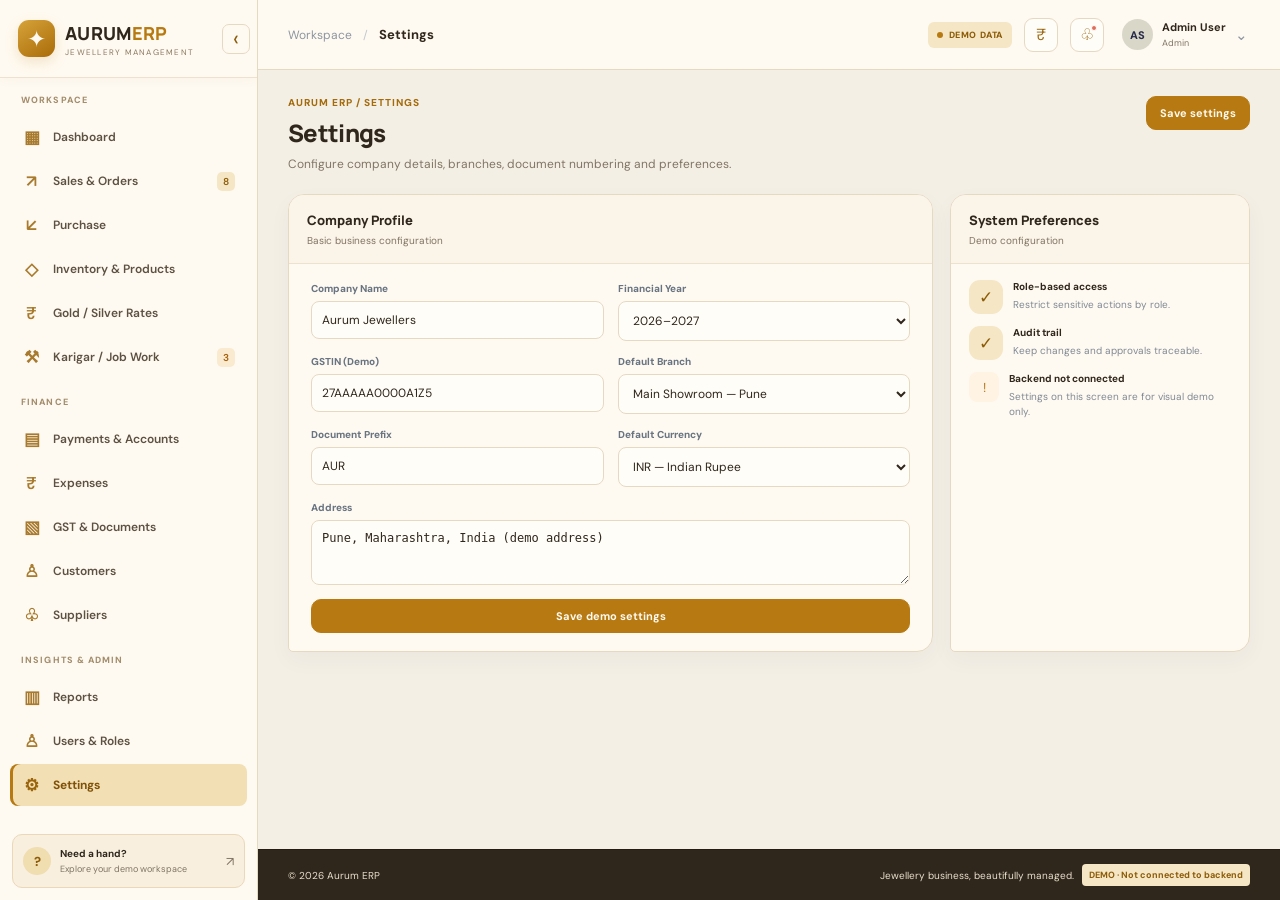
<file: settings/settings.html>
<!DOCTYPE html>
<html lang="en">
<head>
<meta charset="UTF-8"><meta name="viewport" content="width=device-width, initial-scale=1.0">
<title>Jewellery ERP | Demo Dashboard</title>
<link rel="stylesheet" href="../assets/css/dashboard.css">
<script defer src="../assets/js/nav-sidebar.js"></script>
</head>
<body>
<div class="mobile-overlay" id="mobileOverlay"></div>
<aside class="sidebar" id="sidebar">
  <div class="brand">
    <div class="brand-mark">✦</div><div class="brand-text"><strong>AURUM<span>ERP</span></strong><small>JEWELLERY MANAGEMENT</small></div>
    <button class="collapse" id="collapseBtn" title="Collapse sidebar">‹</button>
  </div>
  <nav id="navigation">
    <div class="nav-label">WORKSPACE</div>
    <button class="nav-item active" data-page="dashboard"><span>▦</span> Dashboard</button>
    <button class="nav-item" data-page="sales"><span>↗</span> Sales & Orders <em>8</em></button>
    <button class="nav-item" data-page="purchase"><span>↙</span> Purchase</button>
    <button class="nav-item" data-page="inventory"><span>◇</span> Inventory & Products</button>
    <button class="nav-item" data-page="rates"><span>₹</span> Gold / Silver Rates</button>
    <button class="nav-item" data-page="karigar"><span>⚒</span> Karigar / Job Work <em class="orange">3</em></button>
    <div class="nav-label">FINANCE</div>
    <button class="nav-item" data-page="payments"><span>▤</span> Payments & Accounts</button>
    <button class="nav-item" data-page="expenses"><span>₹</span> Expenses</button>
    <button class="nav-item" data-page="gst"><span>▧</span> GST & Documents</button>
    <button class="nav-item" data-page="customers"><span>♙</span> Customers</button>
    <button class="nav-item" data-page="suppliers"><span>♧</span> Suppliers</button>
    <div class="nav-label">INSIGHTS & ADMIN</div>
    <button class="nav-item" data-page="reports"><span>▥</span> Reports</button>
    <button class="nav-item" data-page="users"><span>♙</span> Users & Roles</button>
    <button class="nav-item" data-page="settings"><span>⚙</span> Settings</button>
  </nav>
  <div class="sidebar-bottom"><div class="help-icon">?</div><div><b>Need a hand?</b><small>Explore your demo workspace</small></div><span>↗</span></div>
</aside>
<div class="main-area">
<header class="topbar">
  <button class="mobile-menu" id="mobileMenu">☰</button>
  <div class="breadcrumbs"><span>Workspace</span><b>/</b><strong id="crumbTitle">Dashboard</strong></div>
  <div class="top-actions"><span class="demo-pill"><i></i> DEMO DATA</span><button class="icon-btn" id="rateTop" title="Today's rates">₹</button><button class="icon-btn notification" id="notifyBtn" title="Notifications">♧<i></i></button><div class="top-user-wrap"><button class="top-user" id="adminMenuToggle" type="button" aria-haspopup="true" aria-expanded="false"><div class="avatar small">AS</div><div><b>Admin User</b><small>Admin</small></div><span class="admin-chevron">⌄</span></button><div class="admin-dropdown" id="adminDropdown" hidden><div class="admin-dropdown-head"><b>Admin User</b><small>Administrator</small></div><button type="button" id="logoutButton" class="admin-logout"><span>↪</span> Logout</button></div></div></div>
</header>
<main class="content" id="content"></main>
<footer>© 2026 Aurum ERP <span>Jewellery business, beautifully managed.</span><b>DEMO · Not connected to backend</b></footer>
</div>
<div class="toast" id="toast"></div>
<div class="modal-backdrop" id="modalBackdrop">
  <div class="modal"><div class="modal-head"><div><h3 id="modalTitle">Add record</h3><p>Demo mode · changes stay in this browser session</p></div><button id="modalClose">×</button></div><form id="recordForm"><div id="modalFields" class="form-grid"></div><div class="modal-actions"><button type="button" class="btn secondary" id="cancelModal">Cancel</button><button class="btn primary" type="submit">Save demo record</button></div></form></div>
</div>
<script>window.addEventListener("DOMContentLoaded",()=>{document.querySelectorAll(".nav-item").forEach(b=>b.classList.toggle("active",b.dataset.page==="settings"));});</script>
<script>
const $=s=>document.querySelector(s), $$=s=>[...document.querySelectorAll(s)];
const money=n=>'₹'+Number(n).toLocaleString('en-IN');
const today='22 Oct 2026';
const data={
sales:[
{ref:'INV-2026-1042',name:'Meera Joshi',detail:'Gold necklace · 22K',date:'22 Oct 2026',amount:184500,status:'Paid'},
{ref:'SO-2026-1041',name:'Shree Ganesh Jewellers',detail:'Wholesale · 8 items',date:'22 Oct 2026',amount:326000,status:'Pending'},
{ref:'INV-2026-1040',name:'Rohan Kulkarni',detail:'Gold ring · 18K',date:'21 Oct 2026',amount:42800,status:'Paid'},
{ref:'SO-2026-1039',name:'Anaya Patil',detail:'Silver anklets · 925',date:'21 Oct 2026',amount:12800,status:'In Progress'},
{ref:'INV-2026-1038',name:'Kavita Deshmukh',detail:'Gold bangles · 22K',date:'20 Oct 2026',amount:97200,status:'Delivered'},
{ref:'SO-2026-1037',name:'Omkar Gold House',detail:'Wholesale · 12 items',date:'20 Oct 2026',amount:418000,status:'Confirmed'}],
purchase:[
{ref:'PUR-2026-0261',name:'Shree Gold Traders',detail:'Gold bullion · 24K',date:'22 Oct 2026',amount:528000,status:'Pending'},
{ref:'PUR-2026-0260',name:'Silverline Metals',detail:'Silver grain · 999',date:'21 Oct 2026',amount:86200,status:'Completed'},
{ref:'PUR-2026-0259',name:'Mahalaxmi Stones',detail:'Gemstones & findings',date:'20 Oct 2026',amount:46500,status:'Processing'},
{ref:'PUR-2026-0258',name:'Raj Refinery',detail:'Recycled gold · 22K',date:'19 Oct 2026',amount:274000,status:'Completed'}],
inventory:[
{ref:'AU-RNG-2201',name:'Classic Gold Ring',detail:'Gold · 22K · 3.8 g',date:'Main Showroom',amount:24,status:'In Stock'},
{ref:'AU-NCK-1805',name:'Temple Necklace',detail:'Gold · 22K · 28.4 g',date:'Vault A',amount:6,status:'Low Stock'},
{ref:'AG-ANK-9250',name:'Silver Anklets',detail:'Silver · 925 · 42 g',date:'Main Showroom',amount:38,status:'In Stock'},
{ref:'AU-BNG-2208',name:'Gold Bangles',detail:'Gold · 22K · 18.6 g',date:'Workshop',amount:0,status:'Low Stock'},
{ref:'AG-CHM-9251',name:'Silver Chain',detail:'Silver · 925 · 16 g',date:'Main Showroom',amount:52,status:'In Stock'},
{ref:'AU-ER-1809',name:'Diamond Stud Earrings',detail:'Gold · 18K · 4.2 g',date:'Vault A',amount:12,status:'In Stock'}],
karigar:[
{ref:'JOB-0264',name:'Suresh Pawar',detail:'Temple necklace · 22K',date:'Due 24 Oct',amount:32.5,status:'In Progress'},
{ref:'JOB-0263',name:'Mahesh Sonawane',detail:'Gold bangles · 22K',date:'Due 23 Oct',amount:18.6,status:'Pending'},
{ref:'JOB-0262',name:'Ravi Shinde',detail:'Ring set · 18K',date:'Due 21 Oct',amount:12.2,status:'Overdue'},
{ref:'JOB-0261',name:'Ganesh Jadhav',detail:'Silver anklets · 925',date:'Due 25 Oct',amount:42,status:'In Progress'}],
payments:[
{ref:'PAY-0871',name:'Meera Joshi',detail:'Customer receipt · UPI',date:'22 Oct 2026',amount:184500,status:'Paid'},
{ref:'PAY-0870',name:'Silverline Metals',detail:'Supplier payment · NEFT',date:'21 Oct 2026',amount:50000,status:'Paid'},
{ref:'PAY-0869',name:'Shree Ganesh Jewellers',detail:'Customer advance · Bank',date:'21 Oct 2026',amount:75000,status:'Pending'},
{ref:'PAY-0868',name:'Suresh Pawar',detail:'Karigar labour · Cash',date:'20 Oct 2026',amount:12500,status:'Paid'}],
customers:[
{ref:'CUS-0018',name:'Meera Joshi',detail:'Retail · Pune',date:'Joined 2025',amount:0,status:'Active'},
{ref:'CUS-0017',name:'Shree Ganesh Jewellers',detail:'Wholesale · Pimpri',date:'Joined 2024',amount:326000,status:'Pending'},
{ref:'CUS-0016',name:'Rohan Kulkarni',detail:'Retail · Chinchwad',date:'Joined 2025',amount:0,status:'Active'},
{ref:'CUS-0015',name:'Omkar Gold House',detail:'Wholesale · Pune',date:'Joined 2023',amount:418000,status:'Overdue'},
{ref:'CUS-0014',name:'Anaya Patil',detail:'Retail · Nigdi',date:'Joined 2026',amount:12800,status:'Pending'}],
suppliers:[
{ref:'SUP-0012',name:'Shree Gold Traders',detail:'Gold bullion · Pune',date:'Terms: 15 days',amount:528000,status:'Pending'},
{ref:'SUP-0011',name:'Silverline Metals',detail:'Silver supplier · Mumbai',date:'Terms: 30 days',amount:36200,status:'Active'},
{ref:'SUP-0010',name:'Mahalaxmi Stones',detail:'Stones & findings · Pune',date:'Terms: 15 days',amount:46500,status:'Pending'},
{ref:'SUP-0009',name:'Raj Refinery',detail:'Gold refining · Mumbai',date:'Terms: 7 days',amount:0,status:'Active'}],
gst:[
{ref:'GST-1042',name:'Meera Joshi',detail:'Sales tax invoice',date:'22 Oct 2026',amount:184500,status:'Completed'},
{ref:'GST-1038',name:'Kavita Deshmukh',detail:'Sales tax invoice',date:'20 Oct 2026',amount:97200,status:'Completed'},
{ref:'GST-P261',name:'Shree Gold Traders',detail:'Purchase invoice',date:'22 Oct 2026',amount:528000,status:'Pending'}],
expenses:[
{ref:'EXP-2026-0184',name:'Showroom Electricity',detail:'Utilities · Main Showroom',date:'22 Oct 2026',amount:8450,status:'Paid'},
{ref:'EXP-2026-0183',name:'Workshop Supplies',detail:'Consumables · Workshop',date:'21 Oct 2026',amount:12600,status:'Pending'},
{ref:'EXP-2026-0182',name:'Courier & Delivery',detail:'Logistics · Dispatch',date:'20 Oct 2026',amount:2350,status:'Paid'}]
};
// Keep demo records between page refreshes; storage errors should never break the UI.
try { const saved = JSON.parse(localStorage.getItem('aurumDemoRecords') || '{}'); Object.keys(saved).forEach(k => { if (Array.isArray(saved[k])) data[k] = saved[k]; }); } catch (e) { console.warn('Demo storage unavailable; using sample data.', e); }
function saveDemoData(){ try { localStorage.setItem('aurumDemoRecords', JSON.stringify(data)); } catch(e) { console.warn('Could not persist demo records.', e); } }
const meta={
dashboard:{title:'Dashboard',desc:'Here’s what’s happening with your jewellery business today.',button:'Download report'},
sales:{title:'Sales & Orders',desc:'Manage customer orders, invoices, deliveries and returns.',button:'+ Create sales order'},
purchase:{title:'Purchase Management',desc:'Track suppliers, purchase orders, goods receipts and bills.',button:'+ New purchase'},
inventory:{title:'Inventory & Products',desc:'Track jewellery by SKU, tag, metal, purity, weight and location.',button:'+ Add product'},
rates:{title:'Gold / Silver Rates',desc:'Manage daily metal rates and review rate history.',button:'+ Update rates'},
karigar:{title:'Karigar / Job Work',desc:'Manage metal issued, work-in-progress, returns and labour settlements.',button:'+ Create job work'},
payments:{title:'Payments & Accounts',desc:'Track customer receipts, supplier payments, expenses and balances.',button:'+ Record payment'},
gst:{title:'GST & Documents',desc:'Review tax invoices, purchase documents and compliance summaries.',button:'+ Create document'},
customers:{title:'Customers',desc:'Manage retail and wholesale customers, credit terms and outstanding balances.',button:'+ Add customer'},
suppliers:{title:'Suppliers',desc:'Maintain supplier details, payment terms and outstanding balances.',button:'+ Add supplier'},
reports:{title:'Reports & Analytics',desc:'Review sales, stock, metal custody and business performance.',button:'Export report'},
users:{title:'Users & Roles',desc:'Manage team access and permissions by role.',button:'+ Add user'},
settings:{title:'Settings',desc:'Configure company details, branches, document numbering and preferences.',button:'Save settings'},
expenses:{title:'Expenses',desc:'Record operating costs and review business expenses by category.',button:'+ Add expense'}
};
const columns={
sales:['Reference','Customer / Order','Date','Total Amount','Status'],
purchase:['Purchase Ref.','Supplier / Items','Date','Total Amount','Status'],
inventory:['SKU / Tag','Product Details','Location','Available Qty','Stock Status'],
karigar:['Job ID','Karigar / Work','Due Date','Metal Weight','Job Status'],
payments:['Payment Ref.','Party / Method','Date','Amount','Status'],
customers:['Customer ID','Customer / Type','Relationship','Outstanding','Status'],
suppliers:['Supplier ID','Supplier / Category','Terms','Outstanding','Status'],
gst:['Document ID','Party / Document','Date','Taxable / Total','Status'],
expenses:['Expense ID','Expense / Category','Date','Amount','Status']
};
const iconBy={sales:'↗',purchase:'↙',inventory:'◇',rates:'₹',karigar:'⚒',payments:'▤',gst:'▧',customers:'♙',suppliers:'♧',reports:'▥',users:'♙',settings:'⚙',expenses:'₹'};
function statusClass(s){let x=s.toLowerCase().replaceAll(' ','-');if(['in-stock','paid','completed','delivered','active'].includes(x))return x;if(['pending','in-progress','processing','low-stock','confirmed','ready'].includes(x))return x;if(['overdue','cancelled','low'].includes(x))return x;return 'draft'}
function tableHTML(key,rows=data[key]||[]){let heads=columns[key]||['Reference','Name','Details','Value','Status'];return `<div class="table-wrap"><table><thead><tr>${heads.map(h=>`<th>${h}</th>`).join('')}<th>Action</th></tr></thead><tbody>${rows.map((r,i)=>`<tr><td><div class="main-cell">${r.ref}</div></td><td><div class="main-cell">${r.name}</div><div class="sub-cell">${r.detail}</div></td><td>${r.date}</td><td>${key==='inventory'?r.amount+' pcs':key==='karigar'?r.amount+' g':money(r.amount)}</td><td><span class="status ${statusClass(r.status)}">${r.status}</span></td><td><button class="text-link row-view" data-key="${key}" data-index="${i}">View ↗</button></td></tr>`).join('')}</tbody></table></div><div class="table-footer"><span>Showing ${rows.length} sample records · Demo data</span><span>Page 1 of 1</span></div>`}
function pageHead(key){let m=meta[key];return `<div class="page-head"><div><div class="eyebrow">AURUM ERP / ${key==='dashboard'?'OVERVIEW':key.toUpperCase()}</div><h1>${m.title}</h1><p>${m.desc}</p></div><div class="head-actions">${key==='dashboard'?'<button class="btn secondary" id="dateBtn">▦ &nbsp; Oct 2026</button>':''}<button class="btn primary" id="primaryAction">${m.button}</button></div></div>`}
function stat(label,value,icon,trend,foot,accent='var(--primary)'){return `<div class="stat-card" style="border-top-color:${accent}"><div class="stat-top"><span class="stat-label">${label}</span><span class="stat-icon">${icon}</span></div><div class="stat-value">${value}</div><div class="stat-bottom"><span class="trend">${trend}</span><span>${foot}</span></div></div>`}
function dashboard(){return `${pageHead('dashboard')}<div class="stats">${stat("Today's Sales",money(684500),'↗','↑ 12.8%','vs yesterday')}${stat('Gold Stock','2.48 kg','◇','↑ 4.2%','vs last month','var(--blue)')}${stat('Customer Dues',money(742800),'♙','6 invoices','need follow-up','#d99a35')}${stat('Active Job Work','12 jobs','⚒','3 overdue','karigar follow-up','#c77a65')}</div>
<div class="dashboard-grid"><section class="panel"><div class="panel-head"><div><h2>Sales Overview</h2><p>Revenue trend · October 2026</p></div><div class="chart-legend"><span><i class="dot" style="background:#6da84c"></i>Sales</span><span><i class="dot" style="background:#1985bf"></i>Purchases</span></div></div><div class="panel-body"><svg class="chart" viewBox="0 0 600 220" preserveAspectRatio="none"><g stroke="#edf0f2" stroke-width="1"><path d="M40 25H590 M40 65H590 M40 105H590 M40 145H590 M40 185H590"/></g><g><text x="0" y="29">₹8L</text><text x="0" y="69">₹6L</text><text x="0" y="109">₹4L</text><text x="0" y="149">₹2L</text><text x="0" y="189">₹0</text></g><path d="M40 150 L90 124 L140 138 L190 92 L240 106 L290 63 L340 80 L390 48 L440 76 L490 35 L540 54 L585 28 L585 185 L40 185Z" fill="#6da84c" opacity=".10"/><polyline points="40,150 90,124 140,138 190,92 240,106 290,63 340,80 390,48 440,76 490,35 540,54 585,28" fill="none" stroke="#6da84c" stroke-width="3" stroke-linejoin="round" stroke-linecap="round"/><polyline points="40,166 90,153 140,158 190,135 240,142 290,116 340,126 390,104 440,120 490,91 540,103 585,83" fill="none" stroke="#1985bf" stroke-width="2.5" stroke-linejoin="round" stroke-linecap="round"/><g><text x="35" y="210">01 Oct</text><text x="140" y="210">05 Oct</text><text x="245" y="210">10 Oct</text><text x="350" y="210">15 Oct</text><text x="455" y="210">20 Oct</text><text x="550" y="210">22 Oct</text></g></svg></div></section>
<section class="panel"><div class="panel-head"><div><h2>Today's Metal Rates</h2><p>Indicative demo rates · per gram</p></div><button class="text-link" data-goto="rates">View rates ↗</button></div><div class="panel-body"><div class="rate-list"><div class="rate-row"><div class="metal-badge">Au</div><div class="rate-name"><b>Gold 24K</b><small>999 purity</small></div><div class="rate-price">₹13,180<small>↑ 0.42%</small></div></div><div class="rate-row"><div class="metal-badge">Au</div><div class="rate-name"><b>Gold 22K</b><small>916 purity</small></div><div class="rate-price">₹12,082<small>↑ 0.38%</small></div></div><div class="rate-row"><div class="metal-badge silver">Ag</div><div class="rate-name"><b>Silver 999</b><small>Fine silver</small></div><div class="rate-price">₹168.50<small>↑ 0.21%</small></div></div><div class="rate-row"><div class="metal-badge silver">Ag</div><div class="rate-name"><b>Silver 925</b><small>Sterling</small></div><div class="rate-price">₹155.85<small>↑ 0.18%</small></div></div></div><button class="btn secondary" style="width:100%;margin-top:8px" data-goto="rates">Manage daily rates →</button></div></section></div>
<div class="dashboard-grid"><section class="panel"><div class="panel-head"><div><h2>Recent Sales & Orders</h2><p>Latest activity across your showroom</p></div><button class="text-link" data-goto="sales">View all ↗</button></div>${tableHTML('sales',data.sales.slice(0,4))}</section><section class="panel"><div class="panel-head"><div><h2>Quick Actions</h2><p>Common tasks for your team</p></div></div><div class="panel-body"><div class="quick-actions"><button class="quick-action" data-add="sales"><span class="quick-icon">＋</span><span><b>New Sales Order</b><small>Create customer order</small></span></button><button class="quick-action" data-add="purchase"><span class="quick-icon">↙</span><span><b>Record Purchase</b><small>Receive new goods</small></span></button><button class="quick-action" data-add="inventory"><span class="quick-icon">◇</span><span><b>Add Product</b><small>Update stock catalogue</small></span></button><button class="quick-action" data-add="karigar"><span class="quick-icon">⚒</span><span><b>Assign Job Work</b><small>Issue metal to karigar</small></span></button></div><div style="margin-top:20px"><div class="panel-head" style="padding:0 0 12px;border:0"><div><h2>Attention Needed</h2><p>Items that may need your review</p></div></div><div class="alert-list"><div class="alert-item"><div class="alert-symbol">!</div><div><b>3 overdue karigar jobs</b><p>Review metal reconciliation and expected return dates.</p></div></div><div class="alert-item"><div class="alert-symbol">₹</div><div><b>Customer payments pending</b><p>6 invoices have outstanding balances.</p></div></div><div class="alert-item"><div class="alert-symbol">◇</div><div><b>2 products are low on stock</b><p>Check replenishment or production needs.</p></div></div></div></div></div></section></div>`}
function genericPage(key){let m=meta[key];if(key==='rates')return `${pageHead(key)}<div class="stats">${stat('Gold 24K','₹13,180/g','Au','↑ 0.42%','today')}${stat('Gold 22K','₹12,082/g','Au','↑ 0.38%','today','var(--blue)')}${stat('Silver 999','₹168.50/g','Ag','↑ 0.21%','today','#d99a35')}${stat('Silver 925','₹155.85/g','Ag','↑ 0.18%','today','#c77a65')}</div><div class="page-columns"><section class="panel"><div class="panel-head"><div><h2>Metal Rate History</h2><p>Sample rates effective 22 October 2026</p></div><button class="btn secondary" id="exportBtn">Export CSV</button></div><div class="table-wrap"><table><thead><tr><th>Metal</th><th>Purity</th><th>Rate / Gram</th><th>Effective Date</th><th>Updated By</th><th>Status</th></tr></thead><tbody><tr><td>Gold</td><td>24K / 999</td><td>₹13,180.00</td><td>22 Oct 2026</td><td>Aarav Shah</td><td><span class="status active">Current</span></td></tr><tr><td>Gold</td><td>22K / 916</td><td>₹12,082.00</td><td>22 Oct 2026</td><td>Aarav Shah</td><td><span class="status active">Current</span></td></tr><tr><td>Silver</td><td>999</td><td>₹168.50</td><td>22 Oct 2026</td><td>Aarav Shah</td><td><span class="status active">Current</span></td></tr><tr><td>Silver</td><td>925</td><td>₹155.85</td><td>22 Oct 2026</td><td>Aarav Shah</td><td><span class="status active">Current</span></td></tr></tbody></table></div></section><section class="panel"><div class="panel-head"><div><h2>Rate Policy</h2><p>Demo configuration</p></div></div><div class="panel-body"><div class="alert-list"><div class="alert-item"><div class="quick-icon">✓</div><div><b>Rate history enabled</b><p>Previous rates remain available for audit.</p></div></div><div class="alert-item"><div class="quick-icon">✓</div><div><b>Approval for overrides</b><p>Sales rate overrides require manager approval.</p></div></div><div class="alert-item"><div class="quick-icon">!</div><div><b>Verify live market rates</b><p>These values are fictional demo data, not live rates.</p></div></div></div></div></section></div>`;
if(key==='reports')return `${pageHead(key)}<div class="stats">${stat('Gross Sales',money(4826500),'↗','↑ 8.4%','vs last month')}${stat('Purchases',money(3268000),'↙','↑ 3.1%','vs last month','var(--blue)')}${stat('Estimated Margin',money(618400),'◈','12.8%','demo estimate','#d99a35')}${stat('Open Receivables',money(742800),'₹','6 invoices','pending','#c77a65')}</div><div class="dashboard-grid"><section class="panel"><div class="panel-head"><div><h2>Business Summary</h2><p>Monthly totals · illustrative sample data</p></div><button class="btn secondary" id="exportBtn">Export CSV</button></div>${tableHTML('sales',data.sales.slice(0,5))}</section><section class="panel"><div class="panel-head"><div><h2>Report Categories</h2><p>Choose a report area</p></div></div><div class="panel-body"><div class="quick-actions"><button class="quick-action" data-goto="sales"><span class="quick-icon">↗</span><span><b>Sales Report</b><small>Daily / monthly sales</small></span></button><button class="quick-action" data-goto="inventory"><span class="quick-icon">◇</span><span><b>Stock Report</b><small>Purity and location</small></span></button><button class="quick-action" data-goto="karigar"><span class="quick-icon">⚒</span><span><b>Karigar Ledger</b><small>Metal balance and jobs</small></span></button><button class="quick-action" data-goto="payments"><span class="quick-icon">₹</span><span><b>Outstanding</b><small>Receivables and payables</small></span></button></div></div></section></div>`;
if(key==='users')return `${pageHead(key)}<div class="stats">${stat('Total Users','08','♙','6 active','team members')}${stat('Super Admin','01','⚙','Full access','role','var(--blue)')}${stat('Operational Roles','06','▤','Role-based','permissions','#d99a35')}${stat('MFA Status','Optional','✓','Demo only','not configured','#c77a65')}</div><section class="panel"><div class="panel-head"><div><h2>Team Access</h2><p>Example users and role permissions</p></div><button class="btn secondary" id="exportBtn">Export CSV</button></div><div class="table-wrap"><table><thead><tr><th>User</th><th>Role</th><th>Access Scope</th><th>Last Active</th><th>Status</th><th>Action</th></tr></thead><tbody>${[['Aarav Shah','Super Admin','All modules','Today','Active'],['Priya Kulkarni','Accountant','Accounts, GST, Reports','Today','Active'],['Rahul Patil','Salesperson / Cashier','Customers, Sales','Today','Active'],['Nitin Jadhav','Inventory Manager','Inventory, Stock Ledger','Yesterday','Active'],['Suresh Pawar','Karigar User','Assigned job work only','21 Oct','Active']].map((r,i)=>`<tr><td><div class="main-cell">${r[0]}</div><div class="sub-cell">user${i+1}@aurum.demo</div></td><td>${r[1]}</td><td>${r[2]}</td><td>${r[3]}</td><td><span class="status active">${r[4]}</span></td><td><button class="text-link" data-toast="Demo user details opened">View ↗</button></td></tr>`).join('')}</tbody></table></div></section>`;
if(key==='settings')return `${pageHead(key)}<div class="page-columns"><section class="panel"><div class="panel-head"><div><h2>Company Profile</h2><p>Basic business configuration</p></div></div><form id="settingsForm" class="form-grid"><div class="field"><label>Company Name</label><input value="Aurum Jewellers"></div><div class="field"><label>Financial Year</label><select><option>2026–2027</option><option>2025–2026</option></select></div><div class="field"><label>GSTIN (Demo)</label><input value="27AAAAA0000A1Z5"></div><div class="field"><label>Default Branch</label><select><option>Main Showroom — Pune</option><option>Workshop — Chinchwad</option></select></div><div class="field"><label>Document Prefix</label><input value="AUR"></div><div class="field"><label>Default Currency</label><select><option>INR — Indian Rupee</option></select></div><div class="field full"><label>Address</label><textarea>Pune, Maharashtra, India (demo address)</textarea></div><div class="field full"><button class="btn primary" type="submit">Save demo settings</button></div></form></section><section class="panel"><div class="panel-head"><div><h2>System Preferences</h2><p>Demo configuration</p></div></div><div class="panel-body"><div class="alert-list"><div class="alert-item"><div class="quick-icon">✓</div><div><b>Role-based access</b><p>Restrict sensitive actions by role.</p></div></div><div class="alert-item"><div class="quick-icon">✓</div><div><b>Audit trail</b><p>Keep changes and approvals traceable.</p></div></div><div class="alert-item"><div class="alert-symbol">!</div><div><b>Backend not connected</b><p>Settings on this screen are for visual demo only.</p></div></div></div></div></section></div>`;
let rows=data[key]||[];
return `${pageHead(key)}<div class="stats">${key==='sales'?stat('Orders This Month','126','↗','↑ 9.6%','vs last month'):key==='purchase'?stat('Purchase Orders','42','↙','↑ 4.2%','this month'):key==='inventory'?stat('Unique Products','486','◇','12 low stock','items need review'):key==='karigar'?stat('Open Jobs','12','⚒','3 overdue','require follow-up'):key==='payments'?stat('Collected Today',money(234500),'₹','↑ 6.8%','vs yesterday'):key==='customers'?stat('Total Customers','1,248','♙','38 new','this month'):key==='suppliers'?stat('Active Suppliers','42','♧','5 pending','payment review'):stat('Documents','218','▧','14 pending','review')}${stat(key==='inventory'?'Total Pieces':key==='karigar'?'Metal Issued':'Outstanding',key==='inventory'?'1,842 pcs':key==='karigar'?'105.3 g':money(key==='sales'?742800:key==='purchase'?684200:key==='payments'?742800:key==='customers'?756800:key==='suppliers'?610700:528000),'◇','Sample','demo snapshot','var(--blue)')}${stat(key==='purchase'?'Awaiting Receipt':key==='sales'?'Pending Orders':key==='inventory'?'Low Stock Items':key==='karigar'?'Jobs Overdue':key==='payments'?'Pending Payments':key==='customers'?'Credit Customers':key==='suppliers'?'Payment Due':'Pending Review',key==='inventory'?'2':key==='karigar'?'3':key==='sales'?'8':key==='purchase'?'4':'6','◷','Needs attention','demo status','#d99a35')}${stat(key==='inventory'?'Stock Locations':key==='karigar'?'Active Karigars':key==='customers'?'Wholesale Clients':'Completed This Month',key==='inventory'?'3':key==='karigar'?'18':key==='customers'?'84':'94','✓','Updated','22 Oct 2026','#c77a65')}</div><section class="panel"><div class="panel-head"><div><h2>${m.title} Register</h2><p>Search, review and add sample records · Demo mode</p></div><div class="table-tools"><input class="search-box" id="tableSearch" placeholder="⌕  Search records..."><button class="btn secondary" id="exportBtn">↓ Export CSV</button></div></div><div id="tableContent">${tableHTML(key,rows)}</div></section>`;
}
function salesOrderPage(){return `${pageHead('sales')}<div class="stats">${stat('Orders This Month','126','↗','↑ 9.6%','vs last month')}${stat('Pending Orders','08','◷','Needs attention','order status','var(--blue)')}${stat('Advance Received',money(480000),'₹','This month','demo data','#d99a35')}${stat('Ready for Delivery','18','✓','Awaiting pickup','demo data','#c77a65')}</div><div class="panel"><div class="panel-head"><div><h2>Sales Order Register</h2><p>Manage ready-stock and custom jewellery orders</p></div><div class="table-tools"><input class="search-box" id="tableSearch" placeholder="Search order, customer..." aria-label="Search sales orders"></div></div><div class="table-wrap"><table class="sales-orders-table sales-register-table"><thead><tr><th>Order No.</th><th>Customer</th><th>Type</th><th>Order Date</th><th>Items</th><th>Total</th><th>Advance</th><th>Balance</th><th>Delivery</th><th>Status</th><th>Actions</th></tr></thead><tbody id="salesOrderRows">${(data.sales||[]).map((r,i)=>salesOrderRow(r,i)).join('')}</tbody></table></div><div class="table-footer"><span id="salesOrderCount">Showing ${(data.sales||[]).length} orders · Demo data</span><span>Use the action icons to view, update, or delete an order.</span></div></div>`}
function salesOrderRow(r,i){const advance=Number(r.advance??Math.round((r.amount||0)*.25));const balance=Number(r.balance??Math.max(0,(r.amount||0)-advance));return `<tr><td><b>${r.ref}</b></td><td><div class="main-cell">${r.name}</div><div class="sub-cell">${r.detail||'Jewellery order'}</div></td><td>${r.orderType|| (i%2?'Custom':'Ready Stock')}</td><td>${r.date||'—'}</td><td>${r.quantity|| (i%2?2:1)}</td><td>${money(r.amount||0)}</td><td>${money(advance)}</td><td>${money(balance)}</td><td>${r.deliveryDate||'05 Nov 2026'}</td><td><span class="status ${statusClass(r.status||'Draft')}">${r.status||'Draft'}</span></td><td><div class="row-actions"><button class="action-icon" type="button" title="View order" aria-label="View order" data-order-action="view" data-order-index="${i}"><svg viewBox="0 0 24 24" aria-hidden="true"><path d="M2 12s3.5-7 10-7 10 7 10 7-3.5 7-10 7S2 12 2 12Z"/><circle cx="12" cy="12" r="3"/></svg></button><button class="action-icon" type="button" title="Edit order" aria-label="Edit order" data-order-action="update" data-order-index="${i}"><svg viewBox="0 0 24 24" aria-hidden="true"><path d="M12 20h9"/><path d="m16.5 3.5 4 4L8 20l-5 1 1-5Z"/></svg></button><button class="action-icon danger" type="button" title="Delete order" aria-label="Delete order" data-order-action="delete" data-order-index="${i}"><svg viewBox="0 0 24 24" aria-hidden="true"><path d="M3 6h18M8 6V4h8v2m3 0-1 14H6L5 6m4 4v6m6-6v6"/></svg></button></div></td></tr>`}
function detailedOrderModal(){
const fields=[
['Order Type','select','Ready Stock,Custom Jewellery'],['Order Priority','select','Normal,Urgent'],['Order Date','date',''],['Expected Delivery Date','date',''],
['Customer Name','text',''],['Customer ID / Code','text',''],['Customer Type','select','Retail,Wholesale,B2B,B2C'],['Mobile Number','tel',''],['Email','email',''],['GSTIN / PAN (if applicable)','text',''],['Billing Address','textarea',''],['Delivery Address','textarea',''],['Branch / Showroom','text','Main Showroom'],['Salesperson','text','Aarav Shah'],['Sales Channel','select','Showroom,Online,Phone,WhatsApp,Wholesale'],
['Product Name / SKU','text',''],['Category','select','Ring,Necklace,Chain,Bracelet,Earrings,Bangle,Anklet,Coin,Other'],['Metal Type','select','Gold,Silver,Platinum'],['Purity','select','24K / 999,22K / 916,18K / 750,14K / 585,925 Silver,999 Silver'],['Barcode / Tag Number','text',''],['Quantity (pcs)','number','1'],['Gross Weight (g)','number',''],['Stone Weight (g)','number','0'],['Other Non-metal Weight (g)','number','0'],
['Metal Rate per Gram (₹)','number',''],['Rate Source','select','Manual Demo Rate,API Rate'],['Making Charge Type','select','Per Gram,Percentage,Fixed'],['Making Charge Rate','number',''],['Wastage (%)','number','0'],['Stone Amount (₹)','number','0'],['Engraving / Other Charges (₹)','number','0'],['Item Discount (₹)','number','0'],['Order Discount (₹)','number','0'],['GST (%)','number','3'],
['Advance Amount (₹)','number','0'],['Payment Mode','select','Cash,UPI,Card,Bank Transfer,NEFT,Cheque'],['Transaction Reference / UTR','text',''],['Payment Status','select','Unpaid,Partially Paid,Paid,Refunded'],['Order Status','select','Draft,Confirmed,Pending Stock,In Production,Ready,Partially Delivered,Delivered,Cancelled'],['Stock Reservation','select','Reserve Available Stock,Pending Stock Check,Custom Production Required'],['Delivery Method','select','Store Pickup,Home Delivery,Courier'],['Special Instructions','textarea',''],['Internal Notes','textarea','']
];
$('#modalTitle').textContent='Create Detailed Sales Order';
$('#modalFields').innerHTML=`<div class="field full"><h3>1. Order & Customer Details</h3></div>`+fields.map((f,i)=>{let section=i===15?'<div class="field full"><h3>2. Jewellery Item & Weight Details</h3></div>':i===24?'<div class="field full"><h3>3. Rate, Making, Wastage & Tax</h3></div>':i===34?'<div class="field full"><h3>4. Payment, Stock & Delivery</h3></div>':'';let inp=f[1]==='select'?`<select name="f${i}" ${[2,3].includes(i)?'':' '}>${f[2].split(',').map(x=>`<option>${x}</option>`).join('')}</select>`:f[1]==='textarea'?`<textarea name="f${i}" placeholder="Enter ${f[0]}">${f[2]}</textarea>`:`<input name="f${i}" type="${f[1]}" ${f[1]==='number'?'min="0" step="0.001"':''} value="${f[2]}" placeholder="Enter ${f[0]}">`;let full=[10,11,41,42].includes(i);return section+`<div class="field ${full?'full':''}"><label>${f[0]}</label>${inp}</div>`}).join('')+`<div class="field full"><div class="alert-item"><div class="alert-symbol">₹</div><div><b>Order price calculation</b><p id="orderCalcPreview">Enter gross weight and rate to calculate estimate. Demo rates are not live.</p></div></div></div>`;
const form=$('#recordForm');$('#modalBackdrop').classList.add('show');document.body.classList.add('modal-open');
const val=n=>Number(form.querySelector(`[name="f${n}"]`)?.value||0);
const calc=()=>{const net=Math.max(0,val(21)-val(22)-val(23));const metal=net*val(24);const type=form.querySelector('[name="f26"]')?.value;const making=type==='Per Gram'?net*val(27):type==='Percentage'?metal*val(27)/100:val(27);const wastage=metal*val(28)/100;const subtotal=Math.max(0,metal+making+wastage+val(29)+val(30)-val(31)-val(32));const tax=subtotal*val(33)/100;const total=subtotal+tax;const advance=val(34);$('#orderCalcPreview').textContent=`Net metal: ${net.toFixed(3)} g · Metal: ${money(metal)} · Making: ${money(making)} · Wastage: ${money(wastage)} · Tax: ${money(tax)} · Grand total: ${money(total)} · Balance: ${money(Math.max(0,total-advance))}. Estimate only; confirm applicable tax rules.`;return {net,metal,making,wastage,tax,total,advance,balance:Math.max(0,total-advance)}};
form.querySelectorAll('input,select,textarea').forEach(x=>x.addEventListener('input',calc));calc();
form.onsubmit=e=>{e.preventDefault();const get=n=>form.querySelector(`[name="f${n}"]`)?.value||'';const c=calc();if(!get(4).trim()){toast('Please enter customer name.');form.querySelector('[name="f4"]').focus();return}if(!get(15).trim()){toast('Please enter product name / SKU.');form.querySelector('[name="f15"]').focus();return}const rec={ref:`SO-2026-${String(Date.now()).slice(-4)}`,name:get(4),detail:`${get(16)||'Jewellery'} · ${get(17)||'Gold'} ${get(18)||''}`,date:get(2)||today,amount:Math.round(c.total*100)/100,status:get(38)||'Draft',orderType:get(0),priority:get(1),customerId:get(5),customerType:get(6),phone:get(7),email:get(8),gstinPan:get(9),billingAddress:get(10),deliveryAddress:get(11),branch:get(12),salesperson:get(13),salesChannel:get(14),sku:get(15),barcode:get(19),quantity:Number(get(20)||1),grossWeight:Number(get(21)||0),stoneWeight:Number(get(22)||0),nonMetalWeight:Number(get(23)||0),netMetalWeight:c.net,metalRate:Number(get(24)||0),rateSource:get(25),makingChargeType:get(26),makingChargeRate:Number(get(27)||0),wastagePercent:Number(get(28)||0),wastageAmount:c.wastage,stoneAmount:Number(get(29)||0),otherCharges:Number(get(30)||0),itemDiscount:Number(get(31)||0),orderDiscount:Number(get(32)||0),gstPercent:Number(get(33)||0),advance:c.advance,balance:c.balance,paymentMode:get(35),transactionReference:get(36),paymentStatus:get(37)||'Unpaid',stockReservation:get(39),deliveryMethod:get(40),deliveryDate:get(3),specialInstructions:get(41),notes:get(42)};data.sales.unshift(rec);saveDemoData();$('#modalBackdrop').classList.remove('show');document.body.classList.remove('modal-open');toast('Sales order saved in demo data.');render('sales')};
}

function closeOrderOverlay(){ $('#modalBackdrop').classList.remove('show'); document.body.classList.remove('modal-open'); $('#recordForm').onsubmit=null; }
function showOrderOverlay(title, row, mode, index){
 const fields=[['Order Number','ref'],['Order Type','orderType'],['Order Priority','priority'],['Order Date','date'],['Expected Delivery','deliveryDate'],['Customer Name','name'],['Customer ID','customerId'],['Customer Type','customerType'],['Mobile Number','phone'],['Email','email'],['GSTIN / PAN','gstinPan'],['Billing Address','billingAddress'],['Delivery Address','deliveryAddress'],['Branch / Showroom','branch'],['Salesperson','salesperson'],['Sales Channel','salesChannel'],['Product / SKU','sku'],['Item Details','detail'],['Barcode / Tag','barcode'],['Quantity','quantity'],['Gross Weight (g)','grossWeight'],['Stone Weight (g)','stoneWeight'],['Other Non-metal Weight (g)','nonMetalWeight'],['Net Metal Weight (g)','netMetalWeight'],['Metal Rate (₹/g)','metalRate'],['Rate Source','rateSource'],['Making Charge Type','makingChargeType'],['Making Charge Rate','makingChargeRate'],['Wastage (%)','wastagePercent'],['Wastage Amount (₹)','wastageAmount'],['Stone Amount (₹)','stoneAmount'],['Other Charges (₹)','otherCharges'],['Item Discount (₹)','itemDiscount'],['Order Discount (₹)','orderDiscount'],['GST (%)','gstPercent'],['Grand Total (₹)','amount'],['Advance Amount (₹)','advance'],['Balance (₹)','balance'],['Payment Mode','paymentMode'],['Transaction Reference / UTR','transactionReference'],['Payment Status','paymentStatus'],['Order Status','status'],['Stock Reservation','stockReservation'],['Delivery Method','deliveryMethod'],['Special Instructions','specialInstructions'],['Internal Notes','notes']];
 $('#modalTitle').textContent=title; $('#modalBackdrop').classList.add('show'); document.body.classList.add('modal-open');
 $('#modalFields').innerHTML=fields.map(([label,key])=>{let value=row[key]??'';if(key==='amount'||key==='advance'||key==='balance'||key==='metalRate'||key==='stoneAmount'||key==='otherCharges'||key==='wastageAmount') value=Number(value||0).toFixed(2);let full=['billingAddress','deliveryAddress','specialInstructions','notes'].includes(key);let html=mode==='edit'?`<input name="edit_${key}" value="${String(value).replaceAll('&','&amp;').replaceAll('"','&quot;').replaceAll('<','&lt;')}" ${['quantity','grossWeight','stoneWeight','nonMetalWeight','netMetalWeight','metalRate','makingChargeRate','wastagePercent','wastageAmount','stoneAmount','otherCharges','itemDiscount','orderDiscount','gstPercent','amount','advance','balance'].includes(key)?'type="number" step="0.001" min="0"':''}>`:`<div class="order-read-value">${String(value||'—').replaceAll('&','&amp;').replaceAll('<','&lt;')}</div>`;return `<div class="field ${full?'full':''}"><label>${label}</label>${html}</div>`}).join('');
 $('#recordForm button[type="submit"]').style.display=mode==='edit'?'':'none'; $('#recordForm button[type="submit"]').textContent='Save Changes';
 $('#recordForm').onsubmit=e=>{e.preventDefault();const get=k=>$('#modalFields').querySelector(`[name="edit_${k}"]`)?.value;fields.forEach(([label,key])=>{if(get(key)!==undefined){let v=get(key);if(['quantity','grossWeight','stoneWeight','nonMetalWeight','netMetalWeight','metalRate','makingChargeRate','wastagePercent','wastageAmount','stoneAmount','otherCharges','itemDiscount','orderDiscount','gstPercent','amount','advance','balance'].includes(key))v=Number(v||0);row[key]=v;}});row.name=String(row.name||'');row.amount=Number(row.amount||0);row.advance=Number(row.advance||0);row.balance=Math.max(0,row.amount-row.advance);saveDemoData();closeOrderOverlay();render('sales');toast('Sales order updated successfully.');};
}
function bindSalesOrderActions(){
 $$('[data-order-action]').forEach(btn=>btn.onclick=()=>{const index=Number(btn.dataset.orderIndex),row=data.sales[index];if(!row)return;const action=btn.dataset.orderAction;
  if(action==='view'){showOrderOverlay('Sales Order Details · '+row.ref,row,'view',index);}
  else if(action==='update'){showOrderOverlay('Edit Sales Order · '+row.ref,row,'edit',index);}
  else if(action==='delete'){
   $('#modalTitle').textContent='Delete Sales Order?';$('#modalFields').innerHTML=`<div class="field full"><h3>Confirm deletion</h3><p class="delete-confirm-message">Are you sure you want to delete sales order <b>${row.ref}</b> for <b>${String(row.name||'Customer').replaceAll('<','&lt;')}</b>? This action cannot be undone.</p></div>`;
   $('#modalBackdrop').classList.add('show');document.body.classList.add('modal-open');$('#recordForm button[type="submit"]').style.display='';$('#recordForm button[type="submit"]').textContent='Delete Order';$('#recordForm').onsubmit=e=>{e.preventDefault();data.sales.splice(index,1);saveDemoData();$('#modalTitle').textContent='Delete Successful';$('#modalFields').innerHTML='<div class="field full"><div class="alert-item"><div class="alert-symbol">✓</div><div><b>Sales order deleted successfully</b><p>The selected order has been removed from this demo register.</p></div></div></div>';$('#recordForm button[type="submit"]').style.display='none';$('#recordForm button[type="button"]').textContent='Close';$('#recordForm button[type="button"]').onclick=()=>{closeOrderOverlay();render('sales')};toast('Sales order deleted successfully.');};
  }
 });
}
function purchasePage(){return `${pageHead('purchase')}<div class="stats">${stat('Purchase Orders','42','↙','↑ 4.2%','this month')}${stat('Awaiting Receipt','04','◷','Needs inspection','demo status','var(--blue)')}${stat('Supplier Payables',money(684200),'₹','Open balance','demo data','#d99a35')}${stat('Received This Month','38','✓','Goods received','demo data','#c77a65')}</div><div class="panel"><div class="panel-head"><div><h2>Purchase Register</h2><p>Manage supplier orders, goods receipts, metal purity, invoices and payables</p></div><div class="table-tools"><input class="search-box" id="tableSearch" placeholder="Search purchase, supplier..." aria-label="Search purchases"></div></div><div class="table-wrap"><table class="sales-orders-table purchase-table"><thead><tr><th>Purchase Ref.</th><th>Supplier / Items</th><th>Purchase Date</th><th>Category</th><th>Qty</th><th>Net Weight</th><th>Invoice Total</th><th>Paid</th><th>Balance</th><th>Receipt Status</th><th>Actions</th></tr></thead><tbody id="purchaseRows">${(data.purchase||[]).map((r,i)=>purchaseRow(r,i)).join('')}</tbody></table></div><div class="table-footer"><span id="purchaseCount">Showing ${(data.purchase||[]).length} purchases · Demo data</span><span>Use action icons to view, edit or delete a purchase.</span></div></div>`}
function purchaseRow(r,i){const paid=Number(r.paidAmount??0),balance=Number(r.balance??Math.max(0,(r.amount||0)-paid));return `<tr><td><b>${r.ref}</b></td><td><div class="main-cell">${r.name}</div><div class="sub-cell">${r.detail||'Purchase items'}</div></td><td>${r.date||'—'}</td><td>${r.category||'Raw Material'}</td><td>${r.quantity??1}</td><td>${Number(r.netWeight||r.grossWeight||0).toFixed(3)} g</td><td>${money(r.amount||0)}</td><td>${money(paid)}</td><td>${money(balance)}</td><td><span class="status ${statusClass(r.status||'Pending')}">${r.receiptStatus||r.status||'Pending'}</span></td><td><div class="row-actions"><button class="action-icon" type="button" title="View purchase" aria-label="View purchase" data-purchase-action="view" data-purchase-index="${i}"><svg viewBox="0 0 24 24"><path d="M2 12s3.5-7 10-7 10 7 10 7-3.5 7-10 7S2 12 2 12Z"/><circle cx="12" cy="12" r="3"/></svg></button><button class="action-icon" type="button" title="Edit purchase" aria-label="Edit purchase" data-purchase-action="edit" data-purchase-index="${i}"><svg viewBox="0 0 24 24"><path d="M12 20h9"/><path d="m16.5 3.5 4 4L8 20l-5 1 1-5Z"/></svg></button><button class="action-icon danger" type="button" title="Delete purchase" aria-label="Delete purchase" data-purchase-action="delete" data-purchase-index="${i}"><svg viewBox="0 0 24 24"><path d="M3 6h18M8 6V4h8v2m3 0-1 14H6L5 6m4 4v6m6-6v6"/></svg></button></div></td></tr>`}
const purchaseFields=[['Purchase Reference','ref'],['Supplier Name','name'],['Supplier Code','supplierCode'],['Supplier Invoice Number','invoiceNumber'],['Purchase Order Number','poNumber'],['Purchase Date','date'],['Expected Receipt Date','expectedReceiptDate'],['Purchase Category','category'],['Material / Item Description','detail'],['Metal Type','metalType'],['Purity','purity'],['SKU / Batch / Lot Number','batchNumber'],['Quantity / Pieces','quantity'],['Gross Weight (g)','grossWeight'],['Stone / Non-metal Weight (g)','nonMetalWeight'],['Net Metal Weight (g)','netWeight'],['Rate per Gram (₹)','ratePerGram'],['Taxable Amount (₹)','taxableAmount'],['Making / Refining / Other Charges (₹)','otherCharges'],['Discount (₹)','discount'],['GST (%)','gstPercent'],['GST Amount (₹)','gstAmount'],['Invoice Total (₹)','amount'],['Paid Amount (₹)','paidAmount'],['Balance Payable (₹)','balance'],['Payment Terms','paymentTerms'],['Payment Mode','paymentMode'],['Transaction Reference / UTR','transactionReference'],['Payment Status','paymentStatus'],['Goods Receipt Status','receiptStatus'],['Quality / Purity Check','qualityStatus'],['Storage Location','storageLocation'],['Received By','receivedBy'],['Internal Notes','notes']];
function openPurchaseOverlay(title,row,mode,index){
 const form=$('#recordForm'), fields=$('#modalFields'), submit=form.querySelector('button[type="submit"]'), cancel=form.querySelector('button[type="button"]');
 $('#modalTitle').textContent=title;
 $('#modalBackdrop').classList.add('show');document.body.classList.add('modal-open');
 if(mode==='delete'){
   fields.innerHTML=`<div class="purchase-delete-confirm"><div class="purchase-delete-icon">!</div><h3>Delete this purchase?</h3><p>This will remove <b>${String(row.ref||'purchase').replaceAll('&','&amp;').replaceAll('<','&lt;')}</b> for <b>${String(row.name||'this supplier').replaceAll('&','&amp;').replaceAll('<','&lt;')}</b> from the demo register. This action cannot be undone.</p></div>`;
   submit.style.display='';submit.textContent='Yes, Delete Purchase';submit.classList.add('danger-confirm');cancel.textContent='Keep Purchase';cancel.onclick=closeOrderOverlay;
   form.onsubmit=e=>{e.preventDefault();e.stopPropagation();if(!data.purchase[index]||data.purchase[index]!==row){toast('Purchase record changed. Please try again.');closeOrderOverlay();render('purchase');return;}data.purchase.splice(index,1);saveDemoData();closeOrderOverlay();render('purchase');toast('Purchase deleted successfully.');};
   return;
 }
 const groups={ref:'1. Purchase & Supplier Details',category:'2. Material, Weight & Quality Details',ratePerGram:'3. Pricing, Tax & Invoice Details',paymentTerms:'4. Payment & Goods Receipt'};
 fields.innerHTML=purchaseFields.map(([label,key])=>{const value=row[key]??(key==='quantity'?1:key==='gstPercent'?3:key==='paymentStatus'?'Unpaid':key==='receiptStatus'?'Pending':key==='qualityStatus'?'Pending Inspection':'');const section=groups[key]?`<div class="field full"><h3>${groups[key]}</h3></div>`:'';const selects={category:['Raw Gold','Raw Silver','Bullion / Coins','Gemstones','Findings / Components','Finished Jewellery','Recycled Metal','Other'],metalType:['Gold','Silver','Platinum','Diamond / Gemstone','Mixed'],purity:['24K / 999','22K / 916','18K / 750','14K / 585','999 Silver','925 Silver','Not Applicable'],paymentTerms:['Immediate','7 days','15 days','30 days','45 days','60 days'],paymentMode:['Cash','UPI','Bank Transfer','NEFT','RTGS','Cheque','Card','Other'],paymentStatus:['Unpaid','Partially Paid','Paid','Overdue'],receiptStatus:['Pending','Partially Received','Received','Rejected','Cancelled'],qualityStatus:['Pending Inspection','Passed','Failed','Recheck']};let input='';if((mode==='edit'||mode==='create')&&key==='ref'){input=`<input value="${String(value).replaceAll('&','&amp;').replaceAll('"','&quot;')}" disabled>`}else if((mode==='edit'||mode==='create')&&selects[key]){input=`<select name="p_${key}">${selects[key].map(v=>`<option ${String(value)===v?'selected':''}>${v}</option>`).join('')}</select>`}else if(mode==='edit'||mode==='create'){const type=/Date$|^date$/.test(key)?'date':['quantity','grossWeight','nonMetalWeight','netWeight','ratePerGram','taxableAmount','otherCharges','discount','gstPercent','gstAmount','amount','paidAmount','balance'].includes(key)?'number':'text';input=`<input name="p_${key}" type="${type}" ${type==='number'?'min="0" step="0.001"':''} value="${String(value).replaceAll('&','&amp;').replaceAll('"','&quot;').replaceAll('<','&lt;')}" ${mode==='create'&&key==='name'?'required':''}>`}else{input=`<div class="order-read-value">${String(value||'—').replaceAll('&','&amp;').replaceAll('<','&lt;')}</div>`}return section+`<div class="field ${['notes','detail'].includes(key)?'full':''}"><label>${label}</label>${input}</div>`}).join('');
 submit.style.display=mode==='view'?'none':'';submit.textContent=mode==='create'?'Save Purchase':'Save Changes';submit.classList.remove('danger-confirm');cancel.textContent='Cancel';cancel.onclick=closeOrderOverlay;
 form.onsubmit=e=>{e.preventDefault();e.stopPropagation();purchaseFields.forEach(([label,key])=>{const el=fields.querySelector(`[name="p_${key}"]`);if(el){let v=el.value;if(['quantity','grossWeight','nonMetalWeight','netWeight','ratePerGram','taxableAmount','otherCharges','discount','gstPercent','gstAmount','amount','paidAmount','balance'].includes(key))v=Number(v||0);row[key]=v;}});row.name=String(row.name||'').trim();if(!row.name){toast('Please enter supplier name.');return;}row.balance=Math.max(0,Number(row.amount||0)-Number(row.paidAmount||0));row.detail=row.detail||row.category||'Purchase items';if(mode==='create')data.purchase.unshift(row);saveDemoData();closeOrderOverlay();render('purchase');toast(mode==='create'?'Purchase saved successfully.':'Purchase updated successfully.');};
}
function bindPurchaseActions(){$$('[data-purchase-action]').forEach(btn=>btn.onclick=()=>{const index=Number(btn.dataset.purchaseIndex),row=data.purchase[index];if(!row)return;const action=btn.dataset.purchaseAction;if(action==='view')openPurchaseOverlay('Purchase Details · '+row.ref,row,'view',index);if(action==='edit')openPurchaseOverlay('Edit Purchase · '+row.ref,row,'edit',index);if(action==='delete')openPurchaseOverlay('Confirm Delete Purchase · '+row.ref,row,'delete',index);});}
function createPurchase(){const row={ref:`PUR-2026-${String(Date.now()).slice(-4)}`,name:'',detail:'',date:'2026-10-28',amount:0,status:'Pending',quantity:1,gstPercent:3,paidAmount:0,balance:0,paymentStatus:'Unpaid',receiptStatus:'Pending',qualityStatus:'Pending Inspection'};openPurchaseOverlay('Create Purchase',row,'create',-1);}
function entityActionButtons(kind,i){return `<div class="row-actions"><button class="action-icon" type="button" title="View" aria-label="View" data-entity-action="view" data-entity-kind="${kind}" data-entity-index="${i}"><svg viewBox="0 0 24 24"><path d="M2 12s3.5-7 10-7 10 7 10 7-3.5 7-10 7S2 12 2 12Z"/><circle cx="12" cy="12" r="3"/></svg></button><button class="action-icon" type="button" title="Edit" aria-label="Edit" data-entity-action="edit" data-entity-kind="${kind}" data-entity-index="${i}"><svg viewBox="0 0 24 24"><path d="M12 20h9"/><path d="m16.5 3.5 4 4L8 20l-5 1 1-5Z"/></svg></button><button class="action-icon danger" type="button" title="Delete" aria-label="Delete" data-entity-action="delete" data-entity-kind="${kind}" data-entity-index="${i}"><svg viewBox="0 0 24 24"><path d="M3 6h18M8 6V4h8v2m3 0-1 14H6L5 6m4 4v6m6-6v6"/></svg></button></div>`}
function inventoryPage(){const rows=data.inventory||[];return `${pageHead('inventory')}<div class="stats">${stat('Unique Products',String(rows.length+480),'◇','Catalogue','demo data')}${stat('Total Pieces','1,842 pcs','▦','Across branches','demo snapshot','var(--blue)')}${stat('Low Stock Items',String(rows.filter(r=>String(r.status).toLowerCase().includes('low')).length||2),'!','Reorder needed','review stock','#d99a35')}${stat('Stock Locations','03','⌖','Showroom, vault, workshop','demo data','#c77a65')}</div><section class="panel"><div class="panel-head"><div><h2>Inventory & Product Register</h2><p>Product catalogue, metal purity, weight, stock and storage location</p></div><div class="table-tools"><input class="search-box" id="tableSearch" placeholder="Search SKU, product, metal..." aria-label="Search inventory"><button class="btn secondary" id="exportBtn">↓ Export CSV</button></div></div><div class="table-wrap"><table class="sales-orders-table entity-register-table"><thead><tr><th>SKU / Tag</th><th>Product</th><th>Category</th><th>Metal / Purity</th><th>Gross Weight</th><th>Net Weight</th><th>Available Qty</th><th>Location</th><th>Stock Status</th><th>Actions</th></tr></thead><tbody id="inventoryRows">${rows.map((r,i)=>`<tr><td><b>${r.sku||r.ref}</b><div class="sub-cell">${r.barcode||'Barcode not set'}</div></td><td><div class="main-cell">${r.name}</div><div class="sub-cell">${r.detail||'Jewellery product'}</div></td><td>${r.category||'Finished Jewellery'}</td><td>${r.metalType||((r.detail||'Gold · 22K').split('·').slice(0,2).join('·'))}</td><td>${Number(r.grossWeight||r.weight||0).toFixed(3)} g</td><td>${Number(r.netWeight??r.grossWeight??r.weight??0).toFixed(3)} g</td><td>${r.quantity??r.amount??0} pcs</td><td>${r.location||r.date||'Main Showroom'}</td><td><span class="status ${statusClass(r.status||'In Stock')}">${r.status||'In Stock'}</span></td><td>${entityActionButtons('inventory',i)}</td></tr>`).join('')}</tbody></table></div><div class="table-footer"><span id="inventoryCount">Showing ${rows.length} products · Demo data</span><span>Use action icons to view, edit or delete a product.</span></div></section>`}
function ensureRates(){if(!Array.isArray(data.rates)||!data.rates.length)data.rates=[{ref:'RATE-2401',name:'Gold 24K',metal:'Gold',purity:'24K / 999',rate:13180,date:'2026-10-22',source:'Manual Update',updatedBy:'Aarav Shah',status:'Current',notes:'Indicative demo rate'},{ref:'RATE-2201',name:'Gold 22K',metal:'Gold',purity:'22K / 916',rate:12082,date:'2026-10-22',source:'Manual Update',updatedBy:'Aarav Shah',status:'Current',notes:''},{ref:'RATE-AG99',name:'Silver 999',metal:'Silver',purity:'999 Fine',rate:168.5,date:'2026-10-22',source:'Manual Update',updatedBy:'Aarav Shah',status:'Current',notes:''},{ref:'RATE-AG92',name:'Silver 925',metal:'Silver',purity:'925 Sterling',rate:155.85,date:'2026-10-22',source:'Manual Update',updatedBy:'Aarav Shah',status:'Current',notes:''}]}
function ratesPage(){ensureRates();const rows=data.rates;return `${pageHead('rates')}<div class="stats">${stat('Gold 24K','₹13,180/g','Au','999 purity','demo rate')}${stat('Gold 22K','₹12,082/g','Au','916 purity','demo rate','var(--blue)')}${stat('Silver 999','₹168.50/g','Ag','Fine silver','demo rate','#d99a35')}${stat('Silver 925','₹155.85/g','Ag','Sterling silver','demo rate','#c77a65')}</div><section class="panel"><div class="panel-head"><div><h2>Gold & Silver Rate Register</h2><p>Maintain purity-wise rates, effective dates and update history</p></div><div class="table-tools"><input class="search-box" id="tableSearch" placeholder="Search metal, purity, rate..." aria-label="Search metal rates"><button class="btn secondary" id="exportBtn">↓ Export CSV</button></div></div><div class="table-wrap"><table class="sales-orders-table entity-register-table"><thead><tr><th>Rate ID</th><th>Metal</th><th>Purity</th><th>Rate / Gram</th><th>Effective Date</th><th>Rate Source</th><th>Updated By</th><th>Status</th><th>Actions</th></tr></thead><tbody id="ratesRows">${rows.map((r,i)=>`<tr><td><b>${r.ref}</b></td><td>${r.metal||r.name.split(' ')[0]}</td><td>${r.purity||'—'}</td><td><b>${money(r.rate??r.amount??0)}</b></td><td>${r.date||'—'}</td><td>${r.source||'Manual Update'}</td><td>${r.updatedBy||'Admin'}</td><td><span class="status ${statusClass(r.status||'Current')}">${r.status||'Current'}</span></td><td>${entityActionButtons('rates',i)}</td></tr>`).join('')}</tbody></table></div><div class="table-footer"><span id="ratesCount">Showing ${rows.length} rate records · Demo rates only</span><span>Rates shown are fictional demo values, not live market prices.</span></div></section>`}
function entityFields(kind){return kind==='inventory'?[['Product Name','name','text'],['SKU / Tag Number','sku','text'],['Barcode Number','barcode','text'],['Category','category','select:Ring,Necklace,Chain,Bracelet,Earrings,Bangle,Anklet,Coin,Bullion,Other'],['Metal Type','metalType','select:Gold,Silver,Platinum,Diamond / Gemstone,Mixed'],['Purity','purity','select:24K / 999,22K / 916,18K / 750,14K / 585,925 Silver,999 Silver'],['HSN Code','hsnCode','text'],['Quantity (pieces)','quantity','number'],['Gross Weight (g)','grossWeight','number'],['Stone Weight (g)','stoneWeight','number'],['Net Metal Weight (g)','netWeight','number'],['Metal Rate per Gram (₹)','ratePerGram','number'],['Making Charges (₹)','makingCharges','number'],['Wastage (%)','wastagePercent','number'],['Supplier / Vendor','supplier','text'],['Storage Location','location','select:Main Showroom,Vault A,Vault B,Workshop,Branch Store'],['Reorder Level (pcs)','reorderLevel','number'],['Stock Status','status','select:In Stock,Low Stock,Out of Stock,Reserved,In Production'],['Notes','notes','text']]:[['Metal','metal','select:Gold,Silver'],['Purity','purity','select:24K / 999,22K / 916,18K / 750,14K / 585,999 Fine,925 Sterling'],['Rate per Gram (₹)','rate','number'],['Effective Date','date','date'],['Effective Time','effectiveTime','text'],['Rate Source','source','select:Manual Update,Market Feed,API,Import'],['Updated By','updatedBy','text'],['Status','status','select:Current,Pending Approval,Archived'],['Reason / Notes','notes','text']]}
function openEntityModal(kind,mode,index){const rows=data[kind]||[];const row=index>=0?rows[index]:{};const titleMap={inventory:{create:'Add Product',view:'Product Details',edit:'Edit Product',delete:'Delete Product'},rates:{create:'Update Metal Rate',view:'Metal Rate Details',edit:'Edit Metal Rate',delete:'Delete Metal Rate'}};$('#modalTitle').textContent=titleMap[kind][mode];const fields=entityFields(kind);if(mode==='delete'){$('#modalFields').innerHTML=`<div class="field full"><p class="delete-confirm-message">Delete <b>${row.name||row.ref||'this record'}</b>? This action cannot be undone.</p></div>`}else{$('#modalFields').innerHTML=fields.map(([label,key,type])=>{let val=row[key]??(key==='name'?'':key==='metal'?'Gold':key==='purity'?'22K / 916':key==='date'?'2026-10-29':key==='status'?(kind==='inventory'?'In Stock':'Current'):key==='quantity'?1:key==='updatedBy'?'Admin':'');let input=type.startsWith('select:')?`<select name="e_${key}" ${mode==='view'?'disabled':''}>${type.slice(7).split(',').map(v=>`<option ${String(val)===v?'selected':''}>${v}</option>`).join('')}</select>`:`<input name="e_${key}" type="${type}" value="${String(val).replaceAll('&','&amp;').replaceAll('"','&quot;').replaceAll('<','&lt;')}" ${mode==='view'?'disabled':''} ${type==='number'?'min="0" step="0.001"':''} ${['name','sku','metal','rate'].includes(key)&&mode!=='view'?'required':''}>`;return `<div class="field ${['notes'].includes(key)?'full':''}"><label>${label}</label>${input}</div>`}).join('')}
const form=$('#recordForm'),submit=form.querySelector('button[type="submit"]'),cancel=form.querySelector('button[type="button"]');submit.style.display=mode==='view'?'none':'';submit.textContent=mode==='delete'?'Delete Record':mode==='edit'?'Save Changes':kind==='rates'?'Save Rate':'Add Product';cancel.textContent='Cancel';cancel.onclick=()=>{closeEntityModal()};$('#modalBackdrop').classList.add('show');document.body.classList.add('modal-open');form.onsubmit=e=>{e.preventDefault();if(mode==='view'){closeEntityModal();return}if(mode==='delete'){rows.splice(index,1)}else{const obj={...(row||{})};fields.forEach(([label,key])=>{const el=form.querySelector(`[name="e_${key}"]`);if(el)obj[key]=el.value});if(kind==='inventory'){obj.ref=obj.sku||row.ref||`SKU-${Date.now().toString().slice(-6)}`;obj.detail=`${obj.metalType||'Gold'} · ${obj.purity||''} · ${obj.netWeight||obj.grossWeight||0} g`;obj.date=obj.location||'Main Showroom';obj.amount=Number(obj.quantity||0)}else{obj.metal=obj.metal||'Gold';obj.name=`${obj.metal} ${obj.purity||''}`.trim();obj.ref=row.ref||`RATE-${Date.now().toString().slice(-6)}`;obj.amount=Number(obj.rate||0);obj.date=obj.date||'2026-10-29'}if(mode==='create')rows.unshift(obj);else rows[index]=obj}data[kind]=rows;saveDemoData();closeEntityModal();toast(mode==='delete'?'Record deleted.':'Record saved in demo data.');render(kind)}}
function closeEntityModal(){ $('#modalBackdrop').classList.remove('show');document.body.classList.remove('modal-open');const f=$('#recordForm');f.onsubmit=null;f.querySelector('button[type="submit"]').style.display='';f.querySelector('button[type="submit"]').textContent='Save';f.querySelector('button[type="button"]').textContent='Cancel';}
function bindEntityPage(kind){const create=$('#primaryAction');if(create)create.onclick=()=>openEntityModal(kind,'create',-1);const search=$('#tableSearch');if(search)search.oninput=()=>{const q=search.value.toLowerCase(),tbody=$(`#${kind==='inventory'?'inventoryRows':'ratesRows'}`);let count=0;[...tbody.rows].forEach(tr=>{tr.style.display=tr.textContent.toLowerCase().includes(q)?'':'none';if(tr.style.display!=='none')count++});const label=$(`#${kind}Count`);if(label)label.textContent=`Showing ${count} ${kind==='inventory'?'products':'rate records'} · Demo data`};const exp=$('#exportBtn');if(exp)exp.onclick=()=>exportCSV(kind);$$('[data-entity-action]').forEach(btn=>btn.onclick=()=>{const k=btn.dataset.entityKind,i=Number(btn.dataset.entityIndex);openEntityModal(k,btn.dataset.entityAction,i)})}
function render(key){if(!meta[key])key='dashboard';document.body.dataset.page=key;$('#crumbTitle').textContent=meta[key].title;$('#content').innerHTML=key==='dashboard'?dashboard():key==='sales'?salesOrderPage():key==='purchase'?purchasePage():key==='inventory'?inventoryPage():key==='rates'?ratesPage():genericPage(key);bindPage(key);window.dispatchEvent(new CustomEvent('aurum:page-rendered',{detail:{page:key}}));window.scrollTo({top:0,behavior:'smooth'});}
function bindPage(key){if(key==='inventory'||key==='rates'){bindEntityPage(key);return}if(key==='purchase'){const create=$('#primaryAction');if(create){create.textContent='＋ New Purchase';create.onclick=createPurchase;}const q=$('#tableSearch');if(q)q.oninput=()=>{const v=q.value.toLowerCase();let shown=0;$$('#purchaseRows tr').forEach(r=>{r.style.display=r.textContent.toLowerCase().includes(v)?'':'none';if(r.style.display!=='none')shown++});const count=$('#purchaseCount');if(count)count.textContent=`Showing ${shown} purchases · Demo data`;};bindPurchaseActions();return}if(key==='sales'){const create=$('#primaryAction');if(create){create.onclick=detailedOrderModal;create.textContent='＋ Create Sales Order';}const q=$('#tableSearch');if(q)q.oninput=()=>{const v=q.value.toLowerCase();let shown=0;$$('#salesOrderRows tr').forEach(r=>{r.style.display=r.textContent.toLowerCase().includes(v)?'':'none';if(r.style.display!=='none')shown++});const count=$('#salesOrderCount');if(count)count.textContent=`Showing ${shown} orders · Demo data`;};bindSalesOrderActions();return}const act=$('#primaryAction');if(act)act.onclick=()=>{if(['dashboard','reports'].includes(key)){exportCSV(key);return}openModal(key)};const search=$('#tableSearch');if(search)search.addEventListener('input',()=>{let q=search.value.toLowerCase();let rows=(data[key]||[]).filter(r=>Object.values(r).some(v=>String(v).toLowerCase().includes(q)));$('#tableContent').innerHTML=tableHTML(key,rows);bindRowButtons()});bindRowButtons();$$('[data-goto]').forEach(b=>b.onclick=()=>render(b.dataset.goto));$$('[data-add]').forEach(b=>b.onclick=()=>openModal(b.dataset.add));let ex=$('#exportBtn');if(ex)ex.onclick=()=>exportCSV(key);let d=$('#dateBtn');if(d)d.onclick=()=>toast('Showing sample data for October 2026');let sf=$('#settingsForm');if(sf)sf.onsubmit=e=>{e.preventDefault();toast('Demo settings saved for this session.')}}
function bindRowButtons(){$$('.row-view').forEach(b=>b.onclick=()=>{let r=(data[b.dataset.key]||[])[+b.dataset.index];if(r)toast(`${r.ref} · ${r.name} · ${r.status}`)});$$('[data-toast]').forEach(b=>b.onclick=()=>toast(b.dataset.toast))}
function openModal(key){let labels={expenses:['Expense Name','Category','Expense Date','Amount (₹)','Status'],sales:['Customer / Dealer','Order Type','Order Date','Amount (₹)','Status'],purchase:['Supplier Name','Purchase Category','Purchase Date','Amount (₹)','Status'],inventory:['Product Name','Metal / Purity','SKU / Tag','Weight (g)','Quantity'],rates:['Metal','Purity','Rate per gram (₹)','Effective Date','Reason'],karigar:['Karigar Name','Job / Design','Metal Issued (g)','Due Date','Status'],payments:['Party Name','Payment Mode','Amount (₹)','Payment Date','Status'],gst:['Party Name','Document Type','Document Date','Taxable Amount (₹)','Status'],customers:['Customer Name','Customer Type','Phone','Credit Limit (₹)','Status'],suppliers:['Supplier Name','Category','Phone','Payment Terms','Status']};let ls=labels[key]||['Name','Category','Details','Amount','Status'];$('#modalTitle').textContent=meta[key].button.replace(/^\+\s*/,'').replace(/^Create /,'Create ').replace(/^Record /,'Record ');$('#modalFields').innerHTML=ls.map((l,i)=>`<div class="field ${i===ls.length-1?'full':''}"><label>${l}</label>${/Status|Type|Mode|Category|Purity|Terms|Reason/.test(l)?`<select><option>${key==='sales'&&i===1?'Retail':key==='sales'&&i===4?'Pending':key==='payments'&&i===1?'UPI':key==='expenses'&&i===1?'Utilities':/Status/.test(l)?'Pending':key==='customers'&&i===1?'Retail':'Select option'}</option>${['Pending','Confirmed','Paid','In Progress','Completed','Retail','Wholesale','Gold','Silver','Cash','UPI','Bank Transfer','NEFT','22K','24K','925','15 days','30 days','Utilities','Rent','Salary','Transport','Marketing','Maintenance','Other'].map(o=>`<option>${o}</option>`).join('')}</select>`:`<input ${i===0?'required':''} placeholder="Enter ${l.toLowerCase()}" ${/Amount|Weight|Quantity|Credit Limit|Rate per/.test(l)?'type="number" min="0" step="0.01"':''} ${/Date/.test(l)?'type="date"':''}>`}</div>`).join('');$('#modalBackdrop').classList.add('show');$('#recordForm').onsubmit=e=>{e.preventDefault();let vals=[...$('#modalFields').querySelectorAll('input,select')].map(x=>x.value||'—');let obj={ref:`DEMO-${String(Date.now()).slice(-5)}`,name:vals[0]||'New record',detail:vals[1]||'Demo record',date:vals[2]||today,amount:Number(vals[3])||0,status:vals[4]||'Pending'};if(!data[key])data[key]=[];data[key].unshift(obj);saveDemoData();toast('Demo record added successfully.');$('#modalBackdrop').classList.remove('show');render(key)}}
function exportCSV(key){let rows=data[key]||data.sales;let csv=[Object.keys(rows[0]||{}).join(','),...rows.map(r=>Object.values(r).map(v=>`"${String(v).replaceAll('"','""')}"`).join(','))].join('\n');let blob=new Blob([csv],{type:'text/csv;charset=utf-8;'});let a=document.createElement('a');a.href=URL.createObjectURL(blob);a.download=`aurum-${key}-demo.csv`;a.click();URL.revokeObjectURL(a.href);toast('CSV exported with sample data.')}
let toastTimer;function toast(msg){let el=$('#toast');el.textContent=msg;el.classList.add('show');clearTimeout(toastTimer);toastTimer=setTimeout(()=>el.classList.remove('show'),2600)}
const closeModal=()=>{$('#modalBackdrop').classList.remove('show');document.body.classList.remove('modal-open')};$('#modalClose').onclick=$('#cancelModal').onclick=closeModal;$('#modalBackdrop').addEventListener('click',e=>{if(e.target.id==='modalBackdrop')closeModal()});document.addEventListener('keydown',e=>{if(e.key==='Escape'&&$('#modalBackdrop').classList.contains('show'))closeModal()});
window.AurumApp={render,toast,closeOverlays:()=>{closeOrderOverlay();$('#modalBackdrop').classList.remove('show');document.body.classList.remove('modal-open')}};
const pathParts=location.pathname.toLowerCase().split('/').filter(Boolean); const routeMap={'sales':'sales','purchase':'purchase','inventory':'inventory','metal-rates':'rates','karigar':'karigar','payments':'payments','gst':'gst','customers':'customers','suppliers':'suppliers','reports':'reports','users-&-roles':'users','settings':'settings','expenses':'expenses','dashboard':'dashboard'}; render(routeMap[pathParts.length>1?pathParts[pathParts.length-2]:'dashboard']||'dashboard');
</script>
</body></html>
</file>
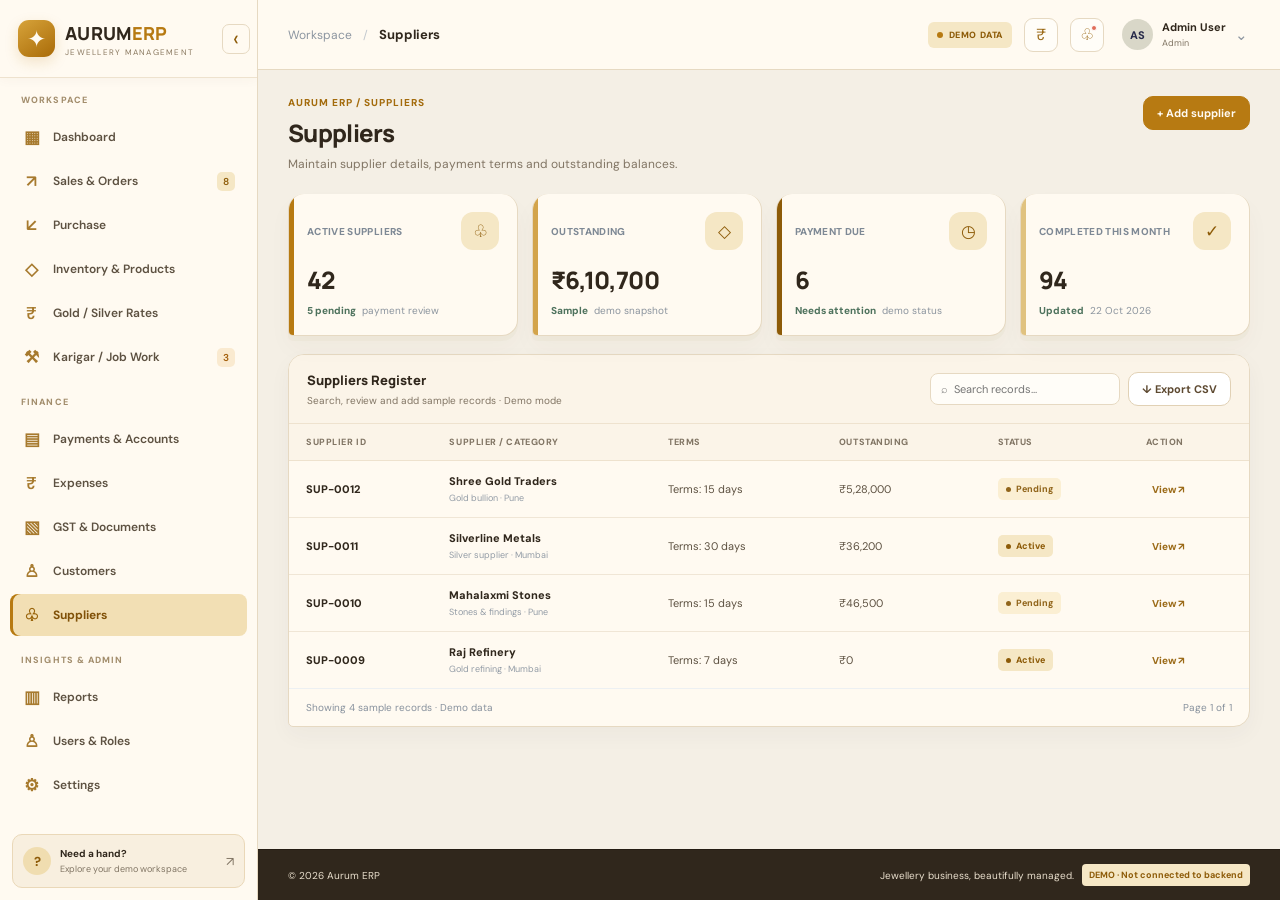
<file: suppliers/suppliers.html>
<!DOCTYPE html>
<html lang="en">
<head>
<meta charset="UTF-8"><meta name="viewport" content="width=device-width, initial-scale=1.0">
<title>Jewellery ERP | Demo Dashboard</title>
<link rel="stylesheet" href="../assets/css/dashboard.css">
<script defer src="../assets/js/nav-sidebar.js"></script>
</head>
<body>
<div class="mobile-overlay" id="mobileOverlay"></div>
<aside class="sidebar" id="sidebar">
  <div class="brand">
    <div class="brand-mark">✦</div><div class="brand-text"><strong>AURUM<span>ERP</span></strong><small>JEWELLERY MANAGEMENT</small></div>
    <button class="collapse" id="collapseBtn" title="Collapse sidebar">‹</button>
  </div>
  <nav id="navigation">
    <div class="nav-label">WORKSPACE</div>
    <button class="nav-item active" data-page="dashboard"><span>▦</span> Dashboard</button>
    <button class="nav-item" data-page="sales"><span>↗</span> Sales & Orders <em>8</em></button>
    <button class="nav-item" data-page="purchase"><span>↙</span> Purchase</button>
    <button class="nav-item" data-page="inventory"><span>◇</span> Inventory & Products</button>
    <button class="nav-item" data-page="rates"><span>₹</span> Gold / Silver Rates</button>
    <button class="nav-item" data-page="karigar"><span>⚒</span> Karigar / Job Work <em class="orange">3</em></button>
    <div class="nav-label">FINANCE</div>
    <button class="nav-item" data-page="payments"><span>▤</span> Payments & Accounts</button>
    <button class="nav-item" data-page="expenses"><span>₹</span> Expenses</button>
    <button class="nav-item" data-page="gst"><span>▧</span> GST & Documents</button>
    <button class="nav-item" data-page="customers"><span>♙</span> Customers</button>
    <button class="nav-item" data-page="suppliers"><span>♧</span> Suppliers</button>
    <div class="nav-label">INSIGHTS & ADMIN</div>
    <button class="nav-item" data-page="reports"><span>▥</span> Reports</button>
    <button class="nav-item" data-page="users"><span>♙</span> Users & Roles</button>
    <button class="nav-item" data-page="settings"><span>⚙</span> Settings</button>
  </nav>
  <div class="sidebar-bottom"><div class="help-icon">?</div><div><b>Need a hand?</b><small>Explore your demo workspace</small></div><span>↗</span></div>
</aside>
<div class="main-area">
<header class="topbar">
  <button class="mobile-menu" id="mobileMenu">☰</button>
  <div class="breadcrumbs"><span>Workspace</span><b>/</b><strong id="crumbTitle">Dashboard</strong></div>
  <div class="top-actions"><span class="demo-pill"><i></i> DEMO DATA</span><button class="icon-btn" id="rateTop" title="Today's rates">₹</button><button class="icon-btn notification" id="notifyBtn" title="Notifications">♧<i></i></button><div class="top-user-wrap"><button class="top-user" id="adminMenuToggle" type="button" aria-haspopup="true" aria-expanded="false"><div class="avatar small">AS</div><div><b>Admin User</b><small>Admin</small></div><span class="admin-chevron">⌄</span></button><div class="admin-dropdown" id="adminDropdown" hidden><div class="admin-dropdown-head"><b>Admin User</b><small>Administrator</small></div><button type="button" id="logoutButton" class="admin-logout"><span>↪</span> Logout</button></div></div></div>
</header>
<main class="content" id="content"></main>
<footer>© 2026 Aurum ERP <span>Jewellery business, beautifully managed.</span><b>DEMO · Not connected to backend</b></footer>
</div>
<div class="toast" id="toast"></div>
<div class="modal-backdrop" id="modalBackdrop">
  <div class="modal"><div class="modal-head"><div><h3 id="modalTitle">Add record</h3><p>Demo mode · changes stay in this browser session</p></div><button id="modalClose">×</button></div><form id="recordForm"><div id="modalFields" class="form-grid"></div><div class="modal-actions"><button type="button" class="btn secondary" id="cancelModal">Cancel</button><button class="btn primary" type="submit">Save demo record</button></div></form></div>
</div>
<script>window.addEventListener("DOMContentLoaded",()=>{document.querySelectorAll(".nav-item").forEach(b=>b.classList.toggle("active",b.dataset.page==="suppliers"));});</script>
<script>
const $=s=>document.querySelector(s), $$=s=>[...document.querySelectorAll(s)];
const money=n=>'₹'+Number(n).toLocaleString('en-IN');
const today='22 Oct 2026';
const data={
sales:[
{ref:'INV-2026-1042',name:'Meera Joshi',detail:'Gold necklace · 22K',date:'22 Oct 2026',amount:184500,status:'Paid'},
{ref:'SO-2026-1041',name:'Shree Ganesh Jewellers',detail:'Wholesale · 8 items',date:'22 Oct 2026',amount:326000,status:'Pending'},
{ref:'INV-2026-1040',name:'Rohan Kulkarni',detail:'Gold ring · 18K',date:'21 Oct 2026',amount:42800,status:'Paid'},
{ref:'SO-2026-1039',name:'Anaya Patil',detail:'Silver anklets · 925',date:'21 Oct 2026',amount:12800,status:'In Progress'},
{ref:'INV-2026-1038',name:'Kavita Deshmukh',detail:'Gold bangles · 22K',date:'20 Oct 2026',amount:97200,status:'Delivered'},
{ref:'SO-2026-1037',name:'Omkar Gold House',detail:'Wholesale · 12 items',date:'20 Oct 2026',amount:418000,status:'Confirmed'}],
purchase:[
{ref:'PUR-2026-0261',name:'Shree Gold Traders',detail:'Gold bullion · 24K',date:'22 Oct 2026',amount:528000,status:'Pending'},
{ref:'PUR-2026-0260',name:'Silverline Metals',detail:'Silver grain · 999',date:'21 Oct 2026',amount:86200,status:'Completed'},
{ref:'PUR-2026-0259',name:'Mahalaxmi Stones',detail:'Gemstones & findings',date:'20 Oct 2026',amount:46500,status:'Processing'},
{ref:'PUR-2026-0258',name:'Raj Refinery',detail:'Recycled gold · 22K',date:'19 Oct 2026',amount:274000,status:'Completed'}],
inventory:[
{ref:'AU-RNG-2201',name:'Classic Gold Ring',detail:'Gold · 22K · 3.8 g',date:'Main Showroom',amount:24,status:'In Stock'},
{ref:'AU-NCK-1805',name:'Temple Necklace',detail:'Gold · 22K · 28.4 g',date:'Vault A',amount:6,status:'Low Stock'},
{ref:'AG-ANK-9250',name:'Silver Anklets',detail:'Silver · 925 · 42 g',date:'Main Showroom',amount:38,status:'In Stock'},
{ref:'AU-BNG-2208',name:'Gold Bangles',detail:'Gold · 22K · 18.6 g',date:'Workshop',amount:0,status:'Low Stock'},
{ref:'AG-CHM-9251',name:'Silver Chain',detail:'Silver · 925 · 16 g',date:'Main Showroom',amount:52,status:'In Stock'},
{ref:'AU-ER-1809',name:'Diamond Stud Earrings',detail:'Gold · 18K · 4.2 g',date:'Vault A',amount:12,status:'In Stock'}],
karigar:[
{ref:'JOB-0264',name:'Suresh Pawar',detail:'Temple necklace · 22K',date:'Due 24 Oct',amount:32.5,status:'In Progress'},
{ref:'JOB-0263',name:'Mahesh Sonawane',detail:'Gold bangles · 22K',date:'Due 23 Oct',amount:18.6,status:'Pending'},
{ref:'JOB-0262',name:'Ravi Shinde',detail:'Ring set · 18K',date:'Due 21 Oct',amount:12.2,status:'Overdue'},
{ref:'JOB-0261',name:'Ganesh Jadhav',detail:'Silver anklets · 925',date:'Due 25 Oct',amount:42,status:'In Progress'}],
payments:[
{ref:'PAY-0871',name:'Meera Joshi',detail:'Customer receipt · UPI',date:'22 Oct 2026',amount:184500,status:'Paid'},
{ref:'PAY-0870',name:'Silverline Metals',detail:'Supplier payment · NEFT',date:'21 Oct 2026',amount:50000,status:'Paid'},
{ref:'PAY-0869',name:'Shree Ganesh Jewellers',detail:'Customer advance · Bank',date:'21 Oct 2026',amount:75000,status:'Pending'},
{ref:'PAY-0868',name:'Suresh Pawar',detail:'Karigar labour · Cash',date:'20 Oct 2026',amount:12500,status:'Paid'}],
customers:[
{ref:'CUS-0018',name:'Meera Joshi',detail:'Retail · Pune',date:'Joined 2025',amount:0,status:'Active'},
{ref:'CUS-0017',name:'Shree Ganesh Jewellers',detail:'Wholesale · Pimpri',date:'Joined 2024',amount:326000,status:'Pending'},
{ref:'CUS-0016',name:'Rohan Kulkarni',detail:'Retail · Chinchwad',date:'Joined 2025',amount:0,status:'Active'},
{ref:'CUS-0015',name:'Omkar Gold House',detail:'Wholesale · Pune',date:'Joined 2023',amount:418000,status:'Overdue'},
{ref:'CUS-0014',name:'Anaya Patil',detail:'Retail · Nigdi',date:'Joined 2026',amount:12800,status:'Pending'}],
suppliers:[
{ref:'SUP-0012',name:'Shree Gold Traders',detail:'Gold bullion · Pune',date:'Terms: 15 days',amount:528000,status:'Pending'},
{ref:'SUP-0011',name:'Silverline Metals',detail:'Silver supplier · Mumbai',date:'Terms: 30 days',amount:36200,status:'Active'},
{ref:'SUP-0010',name:'Mahalaxmi Stones',detail:'Stones & findings · Pune',date:'Terms: 15 days',amount:46500,status:'Pending'},
{ref:'SUP-0009',name:'Raj Refinery',detail:'Gold refining · Mumbai',date:'Terms: 7 days',amount:0,status:'Active'}],
gst:[
{ref:'GST-1042',name:'Meera Joshi',detail:'Sales tax invoice',date:'22 Oct 2026',amount:184500,status:'Completed'},
{ref:'GST-1038',name:'Kavita Deshmukh',detail:'Sales tax invoice',date:'20 Oct 2026',amount:97200,status:'Completed'},
{ref:'GST-P261',name:'Shree Gold Traders',detail:'Purchase invoice',date:'22 Oct 2026',amount:528000,status:'Pending'}],
expenses:[
{ref:'EXP-2026-0184',name:'Showroom Electricity',detail:'Utilities · Main Showroom',date:'22 Oct 2026',amount:8450,status:'Paid'},
{ref:'EXP-2026-0183',name:'Workshop Supplies',detail:'Consumables · Workshop',date:'21 Oct 2026',amount:12600,status:'Pending'},
{ref:'EXP-2026-0182',name:'Courier & Delivery',detail:'Logistics · Dispatch',date:'20 Oct 2026',amount:2350,status:'Paid'}]
};
// Keep demo records between page refreshes; storage errors should never break the UI.
try { const saved = JSON.parse(localStorage.getItem('aurumDemoRecords') || '{}'); Object.keys(saved).forEach(k => { if (Array.isArray(saved[k])) data[k] = saved[k]; }); } catch (e) { console.warn('Demo storage unavailable; using sample data.', e); }
function saveDemoData(){ try { localStorage.setItem('aurumDemoRecords', JSON.stringify(data)); } catch(e) { console.warn('Could not persist demo records.', e); } }
const meta={
dashboard:{title:'Dashboard',desc:'Here’s what’s happening with your jewellery business today.',button:'Download report'},
sales:{title:'Sales & Orders',desc:'Manage customer orders, invoices, deliveries and returns.',button:'+ Create sales order'},
purchase:{title:'Purchase Management',desc:'Track suppliers, purchase orders, goods receipts and bills.',button:'+ New purchase'},
inventory:{title:'Inventory & Products',desc:'Track jewellery by SKU, tag, metal, purity, weight and location.',button:'+ Add product'},
rates:{title:'Gold / Silver Rates',desc:'Manage daily metal rates and review rate history.',button:'+ Update rates'},
karigar:{title:'Karigar / Job Work',desc:'Manage metal issued, work-in-progress, returns and labour settlements.',button:'+ Create job work'},
payments:{title:'Payments & Accounts',desc:'Track customer receipts, supplier payments, expenses and balances.',button:'+ Record payment'},
gst:{title:'GST & Documents',desc:'Review tax invoices, purchase documents and compliance summaries.',button:'+ Create document'},
customers:{title:'Customers',desc:'Manage retail and wholesale customers, credit terms and outstanding balances.',button:'+ Add customer'},
suppliers:{title:'Suppliers',desc:'Maintain supplier details, payment terms and outstanding balances.',button:'+ Add supplier'},
reports:{title:'Reports & Analytics',desc:'Review sales, stock, metal custody and business performance.',button:'Export report'},
users:{title:'Users & Roles',desc:'Manage team access and permissions by role.',button:'+ Add user'},
settings:{title:'Settings',desc:'Configure company details, branches, document numbering and preferences.',button:'Save settings'},
expenses:{title:'Expenses',desc:'Record operating costs and review business expenses by category.',button:'+ Add expense'}
};
const columns={
sales:['Reference','Customer / Order','Date','Total Amount','Status'],
purchase:['Purchase Ref.','Supplier / Items','Date','Total Amount','Status'],
inventory:['SKU / Tag','Product Details','Location','Available Qty','Stock Status'],
karigar:['Job ID','Karigar / Work','Due Date','Metal Weight','Job Status'],
payments:['Payment Ref.','Party / Method','Date','Amount','Status'],
customers:['Customer ID','Customer / Type','Relationship','Outstanding','Status'],
suppliers:['Supplier ID','Supplier / Category','Terms','Outstanding','Status'],
gst:['Document ID','Party / Document','Date','Taxable / Total','Status'],
expenses:['Expense ID','Expense / Category','Date','Amount','Status']
};
const iconBy={sales:'↗',purchase:'↙',inventory:'◇',rates:'₹',karigar:'⚒',payments:'▤',gst:'▧',customers:'♙',suppliers:'♧',reports:'▥',users:'♙',settings:'⚙',expenses:'₹'};
function statusClass(s){let x=s.toLowerCase().replaceAll(' ','-');if(['in-stock','paid','completed','delivered','active'].includes(x))return x;if(['pending','in-progress','processing','low-stock','confirmed','ready'].includes(x))return x;if(['overdue','cancelled','low'].includes(x))return x;return 'draft'}
function tableHTML(key,rows=data[key]||[]){let heads=columns[key]||['Reference','Name','Details','Value','Status'];return `<div class="table-wrap"><table><thead><tr>${heads.map(h=>`<th>${h}</th>`).join('')}<th>Action</th></tr></thead><tbody>${rows.map((r,i)=>`<tr><td><div class="main-cell">${r.ref}</div></td><td><div class="main-cell">${r.name}</div><div class="sub-cell">${r.detail}</div></td><td>${r.date}</td><td>${key==='inventory'?r.amount+' pcs':key==='karigar'?r.amount+' g':money(r.amount)}</td><td><span class="status ${statusClass(r.status)}">${r.status}</span></td><td><button class="text-link row-view" data-key="${key}" data-index="${i}">View ↗</button></td></tr>`).join('')}</tbody></table></div><div class="table-footer"><span>Showing ${rows.length} sample records · Demo data</span><span>Page 1 of 1</span></div>`}
function pageHead(key){let m=meta[key];return `<div class="page-head"><div><div class="eyebrow">AURUM ERP / ${key==='dashboard'?'OVERVIEW':key.toUpperCase()}</div><h1>${m.title}</h1><p>${m.desc}</p></div><div class="head-actions">${key==='dashboard'?'<button class="btn secondary" id="dateBtn">▦ &nbsp; Oct 2026</button>':''}<button class="btn primary" id="primaryAction">${m.button}</button></div></div>`}
function stat(label,value,icon,trend,foot,accent='var(--primary)'){return `<div class="stat-card" style="border-top-color:${accent}"><div class="stat-top"><span class="stat-label">${label}</span><span class="stat-icon">${icon}</span></div><div class="stat-value">${value}</div><div class="stat-bottom"><span class="trend">${trend}</span><span>${foot}</span></div></div>`}
function dashboard(){return `${pageHead('dashboard')}<div class="stats">${stat("Today's Sales",money(684500),'↗','↑ 12.8%','vs yesterday')}${stat('Gold Stock','2.48 kg','◇','↑ 4.2%','vs last month','var(--blue)')}${stat('Customer Dues',money(742800),'♙','6 invoices','need follow-up','#d99a35')}${stat('Active Job Work','12 jobs','⚒','3 overdue','karigar follow-up','#c77a65')}</div>
<div class="dashboard-grid"><section class="panel"><div class="panel-head"><div><h2>Sales Overview</h2><p>Revenue trend · October 2026</p></div><div class="chart-legend"><span><i class="dot" style="background:#6da84c"></i>Sales</span><span><i class="dot" style="background:#1985bf"></i>Purchases</span></div></div><div class="panel-body"><svg class="chart" viewBox="0 0 600 220" preserveAspectRatio="none"><g stroke="#edf0f2" stroke-width="1"><path d="M40 25H590 M40 65H590 M40 105H590 M40 145H590 M40 185H590"/></g><g><text x="0" y="29">₹8L</text><text x="0" y="69">₹6L</text><text x="0" y="109">₹4L</text><text x="0" y="149">₹2L</text><text x="0" y="189">₹0</text></g><path d="M40 150 L90 124 L140 138 L190 92 L240 106 L290 63 L340 80 L390 48 L440 76 L490 35 L540 54 L585 28 L585 185 L40 185Z" fill="#6da84c" opacity=".10"/><polyline points="40,150 90,124 140,138 190,92 240,106 290,63 340,80 390,48 440,76 490,35 540,54 585,28" fill="none" stroke="#6da84c" stroke-width="3" stroke-linejoin="round" stroke-linecap="round"/><polyline points="40,166 90,153 140,158 190,135 240,142 290,116 340,126 390,104 440,120 490,91 540,103 585,83" fill="none" stroke="#1985bf" stroke-width="2.5" stroke-linejoin="round" stroke-linecap="round"/><g><text x="35" y="210">01 Oct</text><text x="140" y="210">05 Oct</text><text x="245" y="210">10 Oct</text><text x="350" y="210">15 Oct</text><text x="455" y="210">20 Oct</text><text x="550" y="210">22 Oct</text></g></svg></div></section>
<section class="panel"><div class="panel-head"><div><h2>Today's Metal Rates</h2><p>Indicative demo rates · per gram</p></div><button class="text-link" data-goto="rates">View rates ↗</button></div><div class="panel-body"><div class="rate-list"><div class="rate-row"><div class="metal-badge">Au</div><div class="rate-name"><b>Gold 24K</b><small>999 purity</small></div><div class="rate-price">₹13,180<small>↑ 0.42%</small></div></div><div class="rate-row"><div class="metal-badge">Au</div><div class="rate-name"><b>Gold 22K</b><small>916 purity</small></div><div class="rate-price">₹12,082<small>↑ 0.38%</small></div></div><div class="rate-row"><div class="metal-badge silver">Ag</div><div class="rate-name"><b>Silver 999</b><small>Fine silver</small></div><div class="rate-price">₹168.50<small>↑ 0.21%</small></div></div><div class="rate-row"><div class="metal-badge silver">Ag</div><div class="rate-name"><b>Silver 925</b><small>Sterling</small></div><div class="rate-price">₹155.85<small>↑ 0.18%</small></div></div></div><button class="btn secondary" style="width:100%;margin-top:8px" data-goto="rates">Manage daily rates →</button></div></section></div>
<div class="dashboard-grid"><section class="panel"><div class="panel-head"><div><h2>Recent Sales & Orders</h2><p>Latest activity across your showroom</p></div><button class="text-link" data-goto="sales">View all ↗</button></div>${tableHTML('sales',data.sales.slice(0,4))}</section><section class="panel"><div class="panel-head"><div><h2>Quick Actions</h2><p>Common tasks for your team</p></div></div><div class="panel-body"><div class="quick-actions"><button class="quick-action" data-add="sales"><span class="quick-icon">＋</span><span><b>New Sales Order</b><small>Create customer order</small></span></button><button class="quick-action" data-add="purchase"><span class="quick-icon">↙</span><span><b>Record Purchase</b><small>Receive new goods</small></span></button><button class="quick-action" data-add="inventory"><span class="quick-icon">◇</span><span><b>Add Product</b><small>Update stock catalogue</small></span></button><button class="quick-action" data-add="karigar"><span class="quick-icon">⚒</span><span><b>Assign Job Work</b><small>Issue metal to karigar</small></span></button></div><div style="margin-top:20px"><div class="panel-head" style="padding:0 0 12px;border:0"><div><h2>Attention Needed</h2><p>Items that may need your review</p></div></div><div class="alert-list"><div class="alert-item"><div class="alert-symbol">!</div><div><b>3 overdue karigar jobs</b><p>Review metal reconciliation and expected return dates.</p></div></div><div class="alert-item"><div class="alert-symbol">₹</div><div><b>Customer payments pending</b><p>6 invoices have outstanding balances.</p></div></div><div class="alert-item"><div class="alert-symbol">◇</div><div><b>2 products are low on stock</b><p>Check replenishment or production needs.</p></div></div></div></div></div></section></div>`}
function genericPage(key){let m=meta[key];if(key==='rates')return `${pageHead(key)}<div class="stats">${stat('Gold 24K','₹13,180/g','Au','↑ 0.42%','today')}${stat('Gold 22K','₹12,082/g','Au','↑ 0.38%','today','var(--blue)')}${stat('Silver 999','₹168.50/g','Ag','↑ 0.21%','today','#d99a35')}${stat('Silver 925','₹155.85/g','Ag','↑ 0.18%','today','#c77a65')}</div><div class="page-columns"><section class="panel"><div class="panel-head"><div><h2>Metal Rate History</h2><p>Sample rates effective 22 October 2026</p></div><button class="btn secondary" id="exportBtn">Export CSV</button></div><div class="table-wrap"><table><thead><tr><th>Metal</th><th>Purity</th><th>Rate / Gram</th><th>Effective Date</th><th>Updated By</th><th>Status</th></tr></thead><tbody><tr><td>Gold</td><td>24K / 999</td><td>₹13,180.00</td><td>22 Oct 2026</td><td>Aarav Shah</td><td><span class="status active">Current</span></td></tr><tr><td>Gold</td><td>22K / 916</td><td>₹12,082.00</td><td>22 Oct 2026</td><td>Aarav Shah</td><td><span class="status active">Current</span></td></tr><tr><td>Silver</td><td>999</td><td>₹168.50</td><td>22 Oct 2026</td><td>Aarav Shah</td><td><span class="status active">Current</span></td></tr><tr><td>Silver</td><td>925</td><td>₹155.85</td><td>22 Oct 2026</td><td>Aarav Shah</td><td><span class="status active">Current</span></td></tr></tbody></table></div></section><section class="panel"><div class="panel-head"><div><h2>Rate Policy</h2><p>Demo configuration</p></div></div><div class="panel-body"><div class="alert-list"><div class="alert-item"><div class="quick-icon">✓</div><div><b>Rate history enabled</b><p>Previous rates remain available for audit.</p></div></div><div class="alert-item"><div class="quick-icon">✓</div><div><b>Approval for overrides</b><p>Sales rate overrides require manager approval.</p></div></div><div class="alert-item"><div class="quick-icon">!</div><div><b>Verify live market rates</b><p>These values are fictional demo data, not live rates.</p></div></div></div></div></section></div>`;
if(key==='reports')return `${pageHead(key)}<div class="stats">${stat('Gross Sales',money(4826500),'↗','↑ 8.4%','vs last month')}${stat('Purchases',money(3268000),'↙','↑ 3.1%','vs last month','var(--blue)')}${stat('Estimated Margin',money(618400),'◈','12.8%','demo estimate','#d99a35')}${stat('Open Receivables',money(742800),'₹','6 invoices','pending','#c77a65')}</div><div class="dashboard-grid"><section class="panel"><div class="panel-head"><div><h2>Business Summary</h2><p>Monthly totals · illustrative sample data</p></div><button class="btn secondary" id="exportBtn">Export CSV</button></div>${tableHTML('sales',data.sales.slice(0,5))}</section><section class="panel"><div class="panel-head"><div><h2>Report Categories</h2><p>Choose a report area</p></div></div><div class="panel-body"><div class="quick-actions"><button class="quick-action" data-goto="sales"><span class="quick-icon">↗</span><span><b>Sales Report</b><small>Daily / monthly sales</small></span></button><button class="quick-action" data-goto="inventory"><span class="quick-icon">◇</span><span><b>Stock Report</b><small>Purity and location</small></span></button><button class="quick-action" data-goto="karigar"><span class="quick-icon">⚒</span><span><b>Karigar Ledger</b><small>Metal balance and jobs</small></span></button><button class="quick-action" data-goto="payments"><span class="quick-icon">₹</span><span><b>Outstanding</b><small>Receivables and payables</small></span></button></div></div></section></div>`;
if(key==='users')return `${pageHead(key)}<div class="stats">${stat('Total Users','08','♙','6 active','team members')}${stat('Super Admin','01','⚙','Full access','role','var(--blue)')}${stat('Operational Roles','06','▤','Role-based','permissions','#d99a35')}${stat('MFA Status','Optional','✓','Demo only','not configured','#c77a65')}</div><section class="panel"><div class="panel-head"><div><h2>Team Access</h2><p>Example users and role permissions</p></div><button class="btn secondary" id="exportBtn">Export CSV</button></div><div class="table-wrap"><table><thead><tr><th>User</th><th>Role</th><th>Access Scope</th><th>Last Active</th><th>Status</th><th>Action</th></tr></thead><tbody>${[['Aarav Shah','Super Admin','All modules','Today','Active'],['Priya Kulkarni','Accountant','Accounts, GST, Reports','Today','Active'],['Rahul Patil','Salesperson / Cashier','Customers, Sales','Today','Active'],['Nitin Jadhav','Inventory Manager','Inventory, Stock Ledger','Yesterday','Active'],['Suresh Pawar','Karigar User','Assigned job work only','21 Oct','Active']].map((r,i)=>`<tr><td><div class="main-cell">${r[0]}</div><div class="sub-cell">user${i+1}@aurum.demo</div></td><td>${r[1]}</td><td>${r[2]}</td><td>${r[3]}</td><td><span class="status active">${r[4]}</span></td><td><button class="text-link" data-toast="Demo user details opened">View ↗</button></td></tr>`).join('')}</tbody></table></div></section>`;
if(key==='settings')return `${pageHead(key)}<div class="page-columns"><section class="panel"><div class="panel-head"><div><h2>Company Profile</h2><p>Basic business configuration</p></div></div><form id="settingsForm" class="form-grid"><div class="field"><label>Company Name</label><input value="Aurum Jewellers"></div><div class="field"><label>Financial Year</label><select><option>2026–2027</option><option>2025–2026</option></select></div><div class="field"><label>GSTIN (Demo)</label><input value="27AAAAA0000A1Z5"></div><div class="field"><label>Default Branch</label><select><option>Main Showroom — Pune</option><option>Workshop — Chinchwad</option></select></div><div class="field"><label>Document Prefix</label><input value="AUR"></div><div class="field"><label>Default Currency</label><select><option>INR — Indian Rupee</option></select></div><div class="field full"><label>Address</label><textarea>Pune, Maharashtra, India (demo address)</textarea></div><div class="field full"><button class="btn primary" type="submit">Save demo settings</button></div></form></section><section class="panel"><div class="panel-head"><div><h2>System Preferences</h2><p>Demo configuration</p></div></div><div class="panel-body"><div class="alert-list"><div class="alert-item"><div class="quick-icon">✓</div><div><b>Role-based access</b><p>Restrict sensitive actions by role.</p></div></div><div class="alert-item"><div class="quick-icon">✓</div><div><b>Audit trail</b><p>Keep changes and approvals traceable.</p></div></div><div class="alert-item"><div class="alert-symbol">!</div><div><b>Backend not connected</b><p>Settings on this screen are for visual demo only.</p></div></div></div></div></section></div>`;
let rows=data[key]||[];
return `${pageHead(key)}<div class="stats">${key==='sales'?stat('Orders This Month','126','↗','↑ 9.6%','vs last month'):key==='purchase'?stat('Purchase Orders','42','↙','↑ 4.2%','this month'):key==='inventory'?stat('Unique Products','486','◇','12 low stock','items need review'):key==='karigar'?stat('Open Jobs','12','⚒','3 overdue','require follow-up'):key==='payments'?stat('Collected Today',money(234500),'₹','↑ 6.8%','vs yesterday'):key==='customers'?stat('Total Customers','1,248','♙','38 new','this month'):key==='suppliers'?stat('Active Suppliers','42','♧','5 pending','payment review'):stat('Documents','218','▧','14 pending','review')}${stat(key==='inventory'?'Total Pieces':key==='karigar'?'Metal Issued':'Outstanding',key==='inventory'?'1,842 pcs':key==='karigar'?'105.3 g':money(key==='sales'?742800:key==='purchase'?684200:key==='payments'?742800:key==='customers'?756800:key==='suppliers'?610700:528000),'◇','Sample','demo snapshot','var(--blue)')}${stat(key==='purchase'?'Awaiting Receipt':key==='sales'?'Pending Orders':key==='inventory'?'Low Stock Items':key==='karigar'?'Jobs Overdue':key==='payments'?'Pending Payments':key==='customers'?'Credit Customers':key==='suppliers'?'Payment Due':'Pending Review',key==='inventory'?'2':key==='karigar'?'3':key==='sales'?'8':key==='purchase'?'4':'6','◷','Needs attention','demo status','#d99a35')}${stat(key==='inventory'?'Stock Locations':key==='karigar'?'Active Karigars':key==='customers'?'Wholesale Clients':'Completed This Month',key==='inventory'?'3':key==='karigar'?'18':key==='customers'?'84':'94','✓','Updated','22 Oct 2026','#c77a65')}</div><section class="panel"><div class="panel-head"><div><h2>${m.title} Register</h2><p>Search, review and add sample records · Demo mode</p></div><div class="table-tools"><input class="search-box" id="tableSearch" placeholder="⌕  Search records..."><button class="btn secondary" id="exportBtn">↓ Export CSV</button></div></div><div id="tableContent">${tableHTML(key,rows)}</div></section>`;
}
function salesOrderPage(){return `${pageHead('sales')}<div class="stats">${stat('Orders This Month','126','↗','↑ 9.6%','vs last month')}${stat('Pending Orders','08','◷','Needs attention','order status','var(--blue)')}${stat('Advance Received',money(480000),'₹','This month','demo data','#d99a35')}${stat('Ready for Delivery','18','✓','Awaiting pickup','demo data','#c77a65')}</div><div class="panel"><div class="panel-head"><div><h2>Sales Order Register</h2><p>Manage ready-stock and custom jewellery orders</p></div><div class="table-tools"><input class="search-box" id="tableSearch" placeholder="Search order, customer..." aria-label="Search sales orders"></div></div><div class="table-wrap"><table class="sales-orders-table sales-register-table"><thead><tr><th>Order No.</th><th>Customer</th><th>Type</th><th>Order Date</th><th>Items</th><th>Total</th><th>Advance</th><th>Balance</th><th>Delivery</th><th>Status</th><th>Actions</th></tr></thead><tbody id="salesOrderRows">${(data.sales||[]).map((r,i)=>salesOrderRow(r,i)).join('')}</tbody></table></div><div class="table-footer"><span id="salesOrderCount">Showing ${(data.sales||[]).length} orders · Demo data</span><span>Use the action icons to view, update, or delete an order.</span></div></div>`}
function salesOrderRow(r,i){const advance=Number(r.advance??Math.round((r.amount||0)*.25));const balance=Number(r.balance??Math.max(0,(r.amount||0)-advance));return `<tr><td><b>${r.ref}</b></td><td><div class="main-cell">${r.name}</div><div class="sub-cell">${r.detail||'Jewellery order'}</div></td><td>${r.orderType|| (i%2?'Custom':'Ready Stock')}</td><td>${r.date||'—'}</td><td>${r.quantity|| (i%2?2:1)}</td><td>${money(r.amount||0)}</td><td>${money(advance)}</td><td>${money(balance)}</td><td>${r.deliveryDate||'05 Nov 2026'}</td><td><span class="status ${statusClass(r.status||'Draft')}">${r.status||'Draft'}</span></td><td><div class="row-actions"><button class="action-icon" type="button" title="View order" aria-label="View order" data-order-action="view" data-order-index="${i}"><svg viewBox="0 0 24 24" aria-hidden="true"><path d="M2 12s3.5-7 10-7 10 7 10 7-3.5 7-10 7S2 12 2 12Z"/><circle cx="12" cy="12" r="3"/></svg></button><button class="action-icon" type="button" title="Edit order" aria-label="Edit order" data-order-action="update" data-order-index="${i}"><svg viewBox="0 0 24 24" aria-hidden="true"><path d="M12 20h9"/><path d="m16.5 3.5 4 4L8 20l-5 1 1-5Z"/></svg></button><button class="action-icon danger" type="button" title="Delete order" aria-label="Delete order" data-order-action="delete" data-order-index="${i}"><svg viewBox="0 0 24 24" aria-hidden="true"><path d="M3 6h18M8 6V4h8v2m3 0-1 14H6L5 6m4 4v6m6-6v6"/></svg></button></div></td></tr>`}
function detailedOrderModal(){
const fields=[
['Order Type','select','Ready Stock,Custom Jewellery'],['Order Priority','select','Normal,Urgent'],['Order Date','date',''],['Expected Delivery Date','date',''],
['Customer Name','text',''],['Customer ID / Code','text',''],['Customer Type','select','Retail,Wholesale,B2B,B2C'],['Mobile Number','tel',''],['Email','email',''],['GSTIN / PAN (if applicable)','text',''],['Billing Address','textarea',''],['Delivery Address','textarea',''],['Branch / Showroom','text','Main Showroom'],['Salesperson','text','Aarav Shah'],['Sales Channel','select','Showroom,Online,Phone,WhatsApp,Wholesale'],
['Product Name / SKU','text',''],['Category','select','Ring,Necklace,Chain,Bracelet,Earrings,Bangle,Anklet,Coin,Other'],['Metal Type','select','Gold,Silver,Platinum'],['Purity','select','24K / 999,22K / 916,18K / 750,14K / 585,925 Silver,999 Silver'],['Barcode / Tag Number','text',''],['Quantity (pcs)','number','1'],['Gross Weight (g)','number',''],['Stone Weight (g)','number','0'],['Other Non-metal Weight (g)','number','0'],
['Metal Rate per Gram (₹)','number',''],['Rate Source','select','Manual Demo Rate,API Rate'],['Making Charge Type','select','Per Gram,Percentage,Fixed'],['Making Charge Rate','number',''],['Wastage (%)','number','0'],['Stone Amount (₹)','number','0'],['Engraving / Other Charges (₹)','number','0'],['Item Discount (₹)','number','0'],['Order Discount (₹)','number','0'],['GST (%)','number','3'],
['Advance Amount (₹)','number','0'],['Payment Mode','select','Cash,UPI,Card,Bank Transfer,NEFT,Cheque'],['Transaction Reference / UTR','text',''],['Payment Status','select','Unpaid,Partially Paid,Paid,Refunded'],['Order Status','select','Draft,Confirmed,Pending Stock,In Production,Ready,Partially Delivered,Delivered,Cancelled'],['Stock Reservation','select','Reserve Available Stock,Pending Stock Check,Custom Production Required'],['Delivery Method','select','Store Pickup,Home Delivery,Courier'],['Special Instructions','textarea',''],['Internal Notes','textarea','']
];
$('#modalTitle').textContent='Create Detailed Sales Order';
$('#modalFields').innerHTML=`<div class="field full"><h3>1. Order & Customer Details</h3></div>`+fields.map((f,i)=>{let section=i===15?'<div class="field full"><h3>2. Jewellery Item & Weight Details</h3></div>':i===24?'<div class="field full"><h3>3. Rate, Making, Wastage & Tax</h3></div>':i===34?'<div class="field full"><h3>4. Payment, Stock & Delivery</h3></div>':'';let inp=f[1]==='select'?`<select name="f${i}" ${[2,3].includes(i)?'':' '}>${f[2].split(',').map(x=>`<option>${x}</option>`).join('')}</select>`:f[1]==='textarea'?`<textarea name="f${i}" placeholder="Enter ${f[0]}">${f[2]}</textarea>`:`<input name="f${i}" type="${f[1]}" ${f[1]==='number'?'min="0" step="0.001"':''} value="${f[2]}" placeholder="Enter ${f[0]}">`;let full=[10,11,41,42].includes(i);return section+`<div class="field ${full?'full':''}"><label>${f[0]}</label>${inp}</div>`}).join('')+`<div class="field full"><div class="alert-item"><div class="alert-symbol">₹</div><div><b>Order price calculation</b><p id="orderCalcPreview">Enter gross weight and rate to calculate estimate. Demo rates are not live.</p></div></div></div>`;
const form=$('#recordForm');$('#modalBackdrop').classList.add('show');document.body.classList.add('modal-open');
const val=n=>Number(form.querySelector(`[name="f${n}"]`)?.value||0);
const calc=()=>{const net=Math.max(0,val(21)-val(22)-val(23));const metal=net*val(24);const type=form.querySelector('[name="f26"]')?.value;const making=type==='Per Gram'?net*val(27):type==='Percentage'?metal*val(27)/100:val(27);const wastage=metal*val(28)/100;const subtotal=Math.max(0,metal+making+wastage+val(29)+val(30)-val(31)-val(32));const tax=subtotal*val(33)/100;const total=subtotal+tax;const advance=val(34);$('#orderCalcPreview').textContent=`Net metal: ${net.toFixed(3)} g · Metal: ${money(metal)} · Making: ${money(making)} · Wastage: ${money(wastage)} · Tax: ${money(tax)} · Grand total: ${money(total)} · Balance: ${money(Math.max(0,total-advance))}. Estimate only; confirm applicable tax rules.`;return {net,metal,making,wastage,tax,total,advance,balance:Math.max(0,total-advance)}};
form.querySelectorAll('input,select,textarea').forEach(x=>x.addEventListener('input',calc));calc();
form.onsubmit=e=>{e.preventDefault();const get=n=>form.querySelector(`[name="f${n}"]`)?.value||'';const c=calc();if(!get(4).trim()){toast('Please enter customer name.');form.querySelector('[name="f4"]').focus();return}if(!get(15).trim()){toast('Please enter product name / SKU.');form.querySelector('[name="f15"]').focus();return}const rec={ref:`SO-2026-${String(Date.now()).slice(-4)}`,name:get(4),detail:`${get(16)||'Jewellery'} · ${get(17)||'Gold'} ${get(18)||''}`,date:get(2)||today,amount:Math.round(c.total*100)/100,status:get(38)||'Draft',orderType:get(0),priority:get(1),customerId:get(5),customerType:get(6),phone:get(7),email:get(8),gstinPan:get(9),billingAddress:get(10),deliveryAddress:get(11),branch:get(12),salesperson:get(13),salesChannel:get(14),sku:get(15),barcode:get(19),quantity:Number(get(20)||1),grossWeight:Number(get(21)||0),stoneWeight:Number(get(22)||0),nonMetalWeight:Number(get(23)||0),netMetalWeight:c.net,metalRate:Number(get(24)||0),rateSource:get(25),makingChargeType:get(26),makingChargeRate:Number(get(27)||0),wastagePercent:Number(get(28)||0),wastageAmount:c.wastage,stoneAmount:Number(get(29)||0),otherCharges:Number(get(30)||0),itemDiscount:Number(get(31)||0),orderDiscount:Number(get(32)||0),gstPercent:Number(get(33)||0),advance:c.advance,balance:c.balance,paymentMode:get(35),transactionReference:get(36),paymentStatus:get(37)||'Unpaid',stockReservation:get(39),deliveryMethod:get(40),deliveryDate:get(3),specialInstructions:get(41),notes:get(42)};data.sales.unshift(rec);saveDemoData();$('#modalBackdrop').classList.remove('show');document.body.classList.remove('modal-open');toast('Sales order saved in demo data.');render('sales')};
}

function closeOrderOverlay(){ $('#modalBackdrop').classList.remove('show'); document.body.classList.remove('modal-open'); $('#recordForm').onsubmit=null; }
function showOrderOverlay(title, row, mode, index){
 const fields=[['Order Number','ref'],['Order Type','orderType'],['Order Priority','priority'],['Order Date','date'],['Expected Delivery','deliveryDate'],['Customer Name','name'],['Customer ID','customerId'],['Customer Type','customerType'],['Mobile Number','phone'],['Email','email'],['GSTIN / PAN','gstinPan'],['Billing Address','billingAddress'],['Delivery Address','deliveryAddress'],['Branch / Showroom','branch'],['Salesperson','salesperson'],['Sales Channel','salesChannel'],['Product / SKU','sku'],['Item Details','detail'],['Barcode / Tag','barcode'],['Quantity','quantity'],['Gross Weight (g)','grossWeight'],['Stone Weight (g)','stoneWeight'],['Other Non-metal Weight (g)','nonMetalWeight'],['Net Metal Weight (g)','netMetalWeight'],['Metal Rate (₹/g)','metalRate'],['Rate Source','rateSource'],['Making Charge Type','makingChargeType'],['Making Charge Rate','makingChargeRate'],['Wastage (%)','wastagePercent'],['Wastage Amount (₹)','wastageAmount'],['Stone Amount (₹)','stoneAmount'],['Other Charges (₹)','otherCharges'],['Item Discount (₹)','itemDiscount'],['Order Discount (₹)','orderDiscount'],['GST (%)','gstPercent'],['Grand Total (₹)','amount'],['Advance Amount (₹)','advance'],['Balance (₹)','balance'],['Payment Mode','paymentMode'],['Transaction Reference / UTR','transactionReference'],['Payment Status','paymentStatus'],['Order Status','status'],['Stock Reservation','stockReservation'],['Delivery Method','deliveryMethod'],['Special Instructions','specialInstructions'],['Internal Notes','notes']];
 $('#modalTitle').textContent=title; $('#modalBackdrop').classList.add('show'); document.body.classList.add('modal-open');
 $('#modalFields').innerHTML=fields.map(([label,key])=>{let value=row[key]??'';if(key==='amount'||key==='advance'||key==='balance'||key==='metalRate'||key==='stoneAmount'||key==='otherCharges'||key==='wastageAmount') value=Number(value||0).toFixed(2);let full=['billingAddress','deliveryAddress','specialInstructions','notes'].includes(key);let html=mode==='edit'?`<input name="edit_${key}" value="${String(value).replaceAll('&','&amp;').replaceAll('"','&quot;').replaceAll('<','&lt;')}" ${['quantity','grossWeight','stoneWeight','nonMetalWeight','netMetalWeight','metalRate','makingChargeRate','wastagePercent','wastageAmount','stoneAmount','otherCharges','itemDiscount','orderDiscount','gstPercent','amount','advance','balance'].includes(key)?'type="number" step="0.001" min="0"':''}>`:`<div class="order-read-value">${String(value||'—').replaceAll('&','&amp;').replaceAll('<','&lt;')}</div>`;return `<div class="field ${full?'full':''}"><label>${label}</label>${html}</div>`}).join('');
 $('#recordForm button[type="submit"]').style.display=mode==='edit'?'':'none'; $('#recordForm button[type="submit"]').textContent='Save Changes';
 $('#recordForm').onsubmit=e=>{e.preventDefault();const get=k=>$('#modalFields').querySelector(`[name="edit_${k}"]`)?.value;fields.forEach(([label,key])=>{if(get(key)!==undefined){let v=get(key);if(['quantity','grossWeight','stoneWeight','nonMetalWeight','netMetalWeight','metalRate','makingChargeRate','wastagePercent','wastageAmount','stoneAmount','otherCharges','itemDiscount','orderDiscount','gstPercent','amount','advance','balance'].includes(key))v=Number(v||0);row[key]=v;}});row.name=String(row.name||'');row.amount=Number(row.amount||0);row.advance=Number(row.advance||0);row.balance=Math.max(0,row.amount-row.advance);saveDemoData();closeOrderOverlay();render('sales');toast('Sales order updated successfully.');};
}
function bindSalesOrderActions(){
 $$('[data-order-action]').forEach(btn=>btn.onclick=()=>{const index=Number(btn.dataset.orderIndex),row=data.sales[index];if(!row)return;const action=btn.dataset.orderAction;
  if(action==='view'){showOrderOverlay('Sales Order Details · '+row.ref,row,'view',index);}
  else if(action==='update'){showOrderOverlay('Edit Sales Order · '+row.ref,row,'edit',index);}
  else if(action==='delete'){
   $('#modalTitle').textContent='Delete Sales Order?';$('#modalFields').innerHTML=`<div class="field full"><h3>Confirm deletion</h3><p class="delete-confirm-message">Are you sure you want to delete sales order <b>${row.ref}</b> for <b>${String(row.name||'Customer').replaceAll('<','&lt;')}</b>? This action cannot be undone.</p></div>`;
   $('#modalBackdrop').classList.add('show');document.body.classList.add('modal-open');$('#recordForm button[type="submit"]').style.display='';$('#recordForm button[type="submit"]').textContent='Delete Order';$('#recordForm').onsubmit=e=>{e.preventDefault();data.sales.splice(index,1);saveDemoData();$('#modalTitle').textContent='Delete Successful';$('#modalFields').innerHTML='<div class="field full"><div class="alert-item"><div class="alert-symbol">✓</div><div><b>Sales order deleted successfully</b><p>The selected order has been removed from this demo register.</p></div></div></div>';$('#recordForm button[type="submit"]').style.display='none';$('#recordForm button[type="button"]').textContent='Close';$('#recordForm button[type="button"]').onclick=()=>{closeOrderOverlay();render('sales')};toast('Sales order deleted successfully.');};
  }
 });
}
function purchasePage(){return `${pageHead('purchase')}<div class="stats">${stat('Purchase Orders','42','↙','↑ 4.2%','this month')}${stat('Awaiting Receipt','04','◷','Needs inspection','demo status','var(--blue)')}${stat('Supplier Payables',money(684200),'₹','Open balance','demo data','#d99a35')}${stat('Received This Month','38','✓','Goods received','demo data','#c77a65')}</div><div class="panel"><div class="panel-head"><div><h2>Purchase Register</h2><p>Manage supplier orders, goods receipts, metal purity, invoices and payables</p></div><div class="table-tools"><input class="search-box" id="tableSearch" placeholder="Search purchase, supplier..." aria-label="Search purchases"></div></div><div class="table-wrap"><table class="sales-orders-table purchase-table"><thead><tr><th>Purchase Ref.</th><th>Supplier / Items</th><th>Purchase Date</th><th>Category</th><th>Qty</th><th>Net Weight</th><th>Invoice Total</th><th>Paid</th><th>Balance</th><th>Receipt Status</th><th>Actions</th></tr></thead><tbody id="purchaseRows">${(data.purchase||[]).map((r,i)=>purchaseRow(r,i)).join('')}</tbody></table></div><div class="table-footer"><span id="purchaseCount">Showing ${(data.purchase||[]).length} purchases · Demo data</span><span>Use action icons to view, edit or delete a purchase.</span></div></div>`}
function purchaseRow(r,i){const paid=Number(r.paidAmount??0),balance=Number(r.balance??Math.max(0,(r.amount||0)-paid));return `<tr><td><b>${r.ref}</b></td><td><div class="main-cell">${r.name}</div><div class="sub-cell">${r.detail||'Purchase items'}</div></td><td>${r.date||'—'}</td><td>${r.category||'Raw Material'}</td><td>${r.quantity??1}</td><td>${Number(r.netWeight||r.grossWeight||0).toFixed(3)} g</td><td>${money(r.amount||0)}</td><td>${money(paid)}</td><td>${money(balance)}</td><td><span class="status ${statusClass(r.status||'Pending')}">${r.receiptStatus||r.status||'Pending'}</span></td><td><div class="row-actions"><button class="action-icon" type="button" title="View purchase" aria-label="View purchase" data-purchase-action="view" data-purchase-index="${i}"><svg viewBox="0 0 24 24"><path d="M2 12s3.5-7 10-7 10 7 10 7-3.5 7-10 7S2 12 2 12Z"/><circle cx="12" cy="12" r="3"/></svg></button><button class="action-icon" type="button" title="Edit purchase" aria-label="Edit purchase" data-purchase-action="edit" data-purchase-index="${i}"><svg viewBox="0 0 24 24"><path d="M12 20h9"/><path d="m16.5 3.5 4 4L8 20l-5 1 1-5Z"/></svg></button><button class="action-icon danger" type="button" title="Delete purchase" aria-label="Delete purchase" data-purchase-action="delete" data-purchase-index="${i}"><svg viewBox="0 0 24 24"><path d="M3 6h18M8 6V4h8v2m3 0-1 14H6L5 6m4 4v6m6-6v6"/></svg></button></div></td></tr>`}
const purchaseFields=[['Purchase Reference','ref'],['Supplier Name','name'],['Supplier Code','supplierCode'],['Supplier Invoice Number','invoiceNumber'],['Purchase Order Number','poNumber'],['Purchase Date','date'],['Expected Receipt Date','expectedReceiptDate'],['Purchase Category','category'],['Material / Item Description','detail'],['Metal Type','metalType'],['Purity','purity'],['SKU / Batch / Lot Number','batchNumber'],['Quantity / Pieces','quantity'],['Gross Weight (g)','grossWeight'],['Stone / Non-metal Weight (g)','nonMetalWeight'],['Net Metal Weight (g)','netWeight'],['Rate per Gram (₹)','ratePerGram'],['Taxable Amount (₹)','taxableAmount'],['Making / Refining / Other Charges (₹)','otherCharges'],['Discount (₹)','discount'],['GST (%)','gstPercent'],['GST Amount (₹)','gstAmount'],['Invoice Total (₹)','amount'],['Paid Amount (₹)','paidAmount'],['Balance Payable (₹)','balance'],['Payment Terms','paymentTerms'],['Payment Mode','paymentMode'],['Transaction Reference / UTR','transactionReference'],['Payment Status','paymentStatus'],['Goods Receipt Status','receiptStatus'],['Quality / Purity Check','qualityStatus'],['Storage Location','storageLocation'],['Received By','receivedBy'],['Internal Notes','notes']];
function openPurchaseOverlay(title,row,mode,index){
 const form=$('#recordForm'), fields=$('#modalFields'), submit=form.querySelector('button[type="submit"]'), cancel=form.querySelector('button[type="button"]');
 $('#modalTitle').textContent=title;
 $('#modalBackdrop').classList.add('show');document.body.classList.add('modal-open');
 if(mode==='delete'){
   fields.innerHTML=`<div class="purchase-delete-confirm"><div class="purchase-delete-icon">!</div><h3>Delete this purchase?</h3><p>This will remove <b>${String(row.ref||'purchase').replaceAll('&','&amp;').replaceAll('<','&lt;')}</b> for <b>${String(row.name||'this supplier').replaceAll('&','&amp;').replaceAll('<','&lt;')}</b> from the demo register. This action cannot be undone.</p></div>`;
   submit.style.display='';submit.textContent='Yes, Delete Purchase';submit.classList.add('danger-confirm');cancel.textContent='Keep Purchase';cancel.onclick=closeOrderOverlay;
   form.onsubmit=e=>{e.preventDefault();e.stopPropagation();if(!data.purchase[index]||data.purchase[index]!==row){toast('Purchase record changed. Please try again.');closeOrderOverlay();render('purchase');return;}data.purchase.splice(index,1);saveDemoData();closeOrderOverlay();render('purchase');toast('Purchase deleted successfully.');};
   return;
 }
 const groups={ref:'1. Purchase & Supplier Details',category:'2. Material, Weight & Quality Details',ratePerGram:'3. Pricing, Tax & Invoice Details',paymentTerms:'4. Payment & Goods Receipt'};
 fields.innerHTML=purchaseFields.map(([label,key])=>{const value=row[key]??(key==='quantity'?1:key==='gstPercent'?3:key==='paymentStatus'?'Unpaid':key==='receiptStatus'?'Pending':key==='qualityStatus'?'Pending Inspection':'');const section=groups[key]?`<div class="field full"><h3>${groups[key]}</h3></div>`:'';const selects={category:['Raw Gold','Raw Silver','Bullion / Coins','Gemstones','Findings / Components','Finished Jewellery','Recycled Metal','Other'],metalType:['Gold','Silver','Platinum','Diamond / Gemstone','Mixed'],purity:['24K / 999','22K / 916','18K / 750','14K / 585','999 Silver','925 Silver','Not Applicable'],paymentTerms:['Immediate','7 days','15 days','30 days','45 days','60 days'],paymentMode:['Cash','UPI','Bank Transfer','NEFT','RTGS','Cheque','Card','Other'],paymentStatus:['Unpaid','Partially Paid','Paid','Overdue'],receiptStatus:['Pending','Partially Received','Received','Rejected','Cancelled'],qualityStatus:['Pending Inspection','Passed','Failed','Recheck']};let input='';if((mode==='edit'||mode==='create')&&key==='ref'){input=`<input value="${String(value).replaceAll('&','&amp;').replaceAll('"','&quot;')}" disabled>`}else if((mode==='edit'||mode==='create')&&selects[key]){input=`<select name="p_${key}">${selects[key].map(v=>`<option ${String(value)===v?'selected':''}>${v}</option>`).join('')}</select>`}else if(mode==='edit'||mode==='create'){const type=/Date$|^date$/.test(key)?'date':['quantity','grossWeight','nonMetalWeight','netWeight','ratePerGram','taxableAmount','otherCharges','discount','gstPercent','gstAmount','amount','paidAmount','balance'].includes(key)?'number':'text';input=`<input name="p_${key}" type="${type}" ${type==='number'?'min="0" step="0.001"':''} value="${String(value).replaceAll('&','&amp;').replaceAll('"','&quot;').replaceAll('<','&lt;')}" ${mode==='create'&&key==='name'?'required':''}>`}else{input=`<div class="order-read-value">${String(value||'—').replaceAll('&','&amp;').replaceAll('<','&lt;')}</div>`}return section+`<div class="field ${['notes','detail'].includes(key)?'full':''}"><label>${label}</label>${input}</div>`}).join('');
 submit.style.display=mode==='view'?'none':'';submit.textContent=mode==='create'?'Save Purchase':'Save Changes';submit.classList.remove('danger-confirm');cancel.textContent='Cancel';cancel.onclick=closeOrderOverlay;
 form.onsubmit=e=>{e.preventDefault();e.stopPropagation();purchaseFields.forEach(([label,key])=>{const el=fields.querySelector(`[name="p_${key}"]`);if(el){let v=el.value;if(['quantity','grossWeight','nonMetalWeight','netWeight','ratePerGram','taxableAmount','otherCharges','discount','gstPercent','gstAmount','amount','paidAmount','balance'].includes(key))v=Number(v||0);row[key]=v;}});row.name=String(row.name||'').trim();if(!row.name){toast('Please enter supplier name.');return;}row.balance=Math.max(0,Number(row.amount||0)-Number(row.paidAmount||0));row.detail=row.detail||row.category||'Purchase items';if(mode==='create')data.purchase.unshift(row);saveDemoData();closeOrderOverlay();render('purchase');toast(mode==='create'?'Purchase saved successfully.':'Purchase updated successfully.');};
}
function bindPurchaseActions(){$$('[data-purchase-action]').forEach(btn=>btn.onclick=()=>{const index=Number(btn.dataset.purchaseIndex),row=data.purchase[index];if(!row)return;const action=btn.dataset.purchaseAction;if(action==='view')openPurchaseOverlay('Purchase Details · '+row.ref,row,'view',index);if(action==='edit')openPurchaseOverlay('Edit Purchase · '+row.ref,row,'edit',index);if(action==='delete')openPurchaseOverlay('Confirm Delete Purchase · '+row.ref,row,'delete',index);});}
function createPurchase(){const row={ref:`PUR-2026-${String(Date.now()).slice(-4)}`,name:'',detail:'',date:'2026-10-28',amount:0,status:'Pending',quantity:1,gstPercent:3,paidAmount:0,balance:0,paymentStatus:'Unpaid',receiptStatus:'Pending',qualityStatus:'Pending Inspection'};openPurchaseOverlay('Create Purchase',row,'create',-1);}
function entityActionButtons(kind,i){return `<div class="row-actions"><button class="action-icon" type="button" title="View" aria-label="View" data-entity-action="view" data-entity-kind="${kind}" data-entity-index="${i}"><svg viewBox="0 0 24 24"><path d="M2 12s3.5-7 10-7 10 7 10 7-3.5 7-10 7S2 12 2 12Z"/><circle cx="12" cy="12" r="3"/></svg></button><button class="action-icon" type="button" title="Edit" aria-label="Edit" data-entity-action="edit" data-entity-kind="${kind}" data-entity-index="${i}"><svg viewBox="0 0 24 24"><path d="M12 20h9"/><path d="m16.5 3.5 4 4L8 20l-5 1 1-5Z"/></svg></button><button class="action-icon danger" type="button" title="Delete" aria-label="Delete" data-entity-action="delete" data-entity-kind="${kind}" data-entity-index="${i}"><svg viewBox="0 0 24 24"><path d="M3 6h18M8 6V4h8v2m3 0-1 14H6L5 6m4 4v6m6-6v6"/></svg></button></div>`}
function inventoryPage(){const rows=data.inventory||[];return `${pageHead('inventory')}<div class="stats">${stat('Unique Products',String(rows.length+480),'◇','Catalogue','demo data')}${stat('Total Pieces','1,842 pcs','▦','Across branches','demo snapshot','var(--blue)')}${stat('Low Stock Items',String(rows.filter(r=>String(r.status).toLowerCase().includes('low')).length||2),'!','Reorder needed','review stock','#d99a35')}${stat('Stock Locations','03','⌖','Showroom, vault, workshop','demo data','#c77a65')}</div><section class="panel"><div class="panel-head"><div><h2>Inventory & Product Register</h2><p>Product catalogue, metal purity, weight, stock and storage location</p></div><div class="table-tools"><input class="search-box" id="tableSearch" placeholder="Search SKU, product, metal..." aria-label="Search inventory"><button class="btn secondary" id="exportBtn">↓ Export CSV</button></div></div><div class="table-wrap"><table class="sales-orders-table entity-register-table"><thead><tr><th>SKU / Tag</th><th>Product</th><th>Category</th><th>Metal / Purity</th><th>Gross Weight</th><th>Net Weight</th><th>Available Qty</th><th>Location</th><th>Stock Status</th><th>Actions</th></tr></thead><tbody id="inventoryRows">${rows.map((r,i)=>`<tr><td><b>${r.sku||r.ref}</b><div class="sub-cell">${r.barcode||'Barcode not set'}</div></td><td><div class="main-cell">${r.name}</div><div class="sub-cell">${r.detail||'Jewellery product'}</div></td><td>${r.category||'Finished Jewellery'}</td><td>${r.metalType||((r.detail||'Gold · 22K').split('·').slice(0,2).join('·'))}</td><td>${Number(r.grossWeight||r.weight||0).toFixed(3)} g</td><td>${Number(r.netWeight??r.grossWeight??r.weight??0).toFixed(3)} g</td><td>${r.quantity??r.amount??0} pcs</td><td>${r.location||r.date||'Main Showroom'}</td><td><span class="status ${statusClass(r.status||'In Stock')}">${r.status||'In Stock'}</span></td><td>${entityActionButtons('inventory',i)}</td></tr>`).join('')}</tbody></table></div><div class="table-footer"><span id="inventoryCount">Showing ${rows.length} products · Demo data</span><span>Use action icons to view, edit or delete a product.</span></div></section>`}
function ensureRates(){if(!Array.isArray(data.rates)||!data.rates.length)data.rates=[{ref:'RATE-2401',name:'Gold 24K',metal:'Gold',purity:'24K / 999',rate:13180,date:'2026-10-22',source:'Manual Update',updatedBy:'Aarav Shah',status:'Current',notes:'Indicative demo rate'},{ref:'RATE-2201',name:'Gold 22K',metal:'Gold',purity:'22K / 916',rate:12082,date:'2026-10-22',source:'Manual Update',updatedBy:'Aarav Shah',status:'Current',notes:''},{ref:'RATE-AG99',name:'Silver 999',metal:'Silver',purity:'999 Fine',rate:168.5,date:'2026-10-22',source:'Manual Update',updatedBy:'Aarav Shah',status:'Current',notes:''},{ref:'RATE-AG92',name:'Silver 925',metal:'Silver',purity:'925 Sterling',rate:155.85,date:'2026-10-22',source:'Manual Update',updatedBy:'Aarav Shah',status:'Current',notes:''}]}
function ratesPage(){ensureRates();const rows=data.rates;return `${pageHead('rates')}<div class="stats">${stat('Gold 24K','₹13,180/g','Au','999 purity','demo rate')}${stat('Gold 22K','₹12,082/g','Au','916 purity','demo rate','var(--blue)')}${stat('Silver 999','₹168.50/g','Ag','Fine silver','demo rate','#d99a35')}${stat('Silver 925','₹155.85/g','Ag','Sterling silver','demo rate','#c77a65')}</div><section class="panel"><div class="panel-head"><div><h2>Gold & Silver Rate Register</h2><p>Maintain purity-wise rates, effective dates and update history</p></div><div class="table-tools"><input class="search-box" id="tableSearch" placeholder="Search metal, purity, rate..." aria-label="Search metal rates"><button class="btn secondary" id="exportBtn">↓ Export CSV</button></div></div><div class="table-wrap"><table class="sales-orders-table entity-register-table"><thead><tr><th>Rate ID</th><th>Metal</th><th>Purity</th><th>Rate / Gram</th><th>Effective Date</th><th>Rate Source</th><th>Updated By</th><th>Status</th><th>Actions</th></tr></thead><tbody id="ratesRows">${rows.map((r,i)=>`<tr><td><b>${r.ref}</b></td><td>${r.metal||r.name.split(' ')[0]}</td><td>${r.purity||'—'}</td><td><b>${money(r.rate??r.amount??0)}</b></td><td>${r.date||'—'}</td><td>${r.source||'Manual Update'}</td><td>${r.updatedBy||'Admin'}</td><td><span class="status ${statusClass(r.status||'Current')}">${r.status||'Current'}</span></td><td>${entityActionButtons('rates',i)}</td></tr>`).join('')}</tbody></table></div><div class="table-footer"><span id="ratesCount">Showing ${rows.length} rate records · Demo rates only</span><span>Rates shown are fictional demo values, not live market prices.</span></div></section>`}
function entityFields(kind){return kind==='inventory'?[['Product Name','name','text'],['SKU / Tag Number','sku','text'],['Barcode Number','barcode','text'],['Category','category','select:Ring,Necklace,Chain,Bracelet,Earrings,Bangle,Anklet,Coin,Bullion,Other'],['Metal Type','metalType','select:Gold,Silver,Platinum,Diamond / Gemstone,Mixed'],['Purity','purity','select:24K / 999,22K / 916,18K / 750,14K / 585,925 Silver,999 Silver'],['HSN Code','hsnCode','text'],['Quantity (pieces)','quantity','number'],['Gross Weight (g)','grossWeight','number'],['Stone Weight (g)','stoneWeight','number'],['Net Metal Weight (g)','netWeight','number'],['Metal Rate per Gram (₹)','ratePerGram','number'],['Making Charges (₹)','makingCharges','number'],['Wastage (%)','wastagePercent','number'],['Supplier / Vendor','supplier','text'],['Storage Location','location','select:Main Showroom,Vault A,Vault B,Workshop,Branch Store'],['Reorder Level (pcs)','reorderLevel','number'],['Stock Status','status','select:In Stock,Low Stock,Out of Stock,Reserved,In Production'],['Notes','notes','text']]:[['Metal','metal','select:Gold,Silver'],['Purity','purity','select:24K / 999,22K / 916,18K / 750,14K / 585,999 Fine,925 Sterling'],['Rate per Gram (₹)','rate','number'],['Effective Date','date','date'],['Effective Time','effectiveTime','text'],['Rate Source','source','select:Manual Update,Market Feed,API,Import'],['Updated By','updatedBy','text'],['Status','status','select:Current,Pending Approval,Archived'],['Reason / Notes','notes','text']]}
function openEntityModal(kind,mode,index){const rows=data[kind]||[];const row=index>=0?rows[index]:{};const titleMap={inventory:{create:'Add Product',view:'Product Details',edit:'Edit Product',delete:'Delete Product'},rates:{create:'Update Metal Rate',view:'Metal Rate Details',edit:'Edit Metal Rate',delete:'Delete Metal Rate'}};$('#modalTitle').textContent=titleMap[kind][mode];const fields=entityFields(kind);if(mode==='delete'){$('#modalFields').innerHTML=`<div class="field full"><p class="delete-confirm-message">Delete <b>${row.name||row.ref||'this record'}</b>? This action cannot be undone.</p></div>`}else{$('#modalFields').innerHTML=fields.map(([label,key,type])=>{let val=row[key]??(key==='name'?'':key==='metal'?'Gold':key==='purity'?'22K / 916':key==='date'?'2026-10-29':key==='status'?(kind==='inventory'?'In Stock':'Current'):key==='quantity'?1:key==='updatedBy'?'Admin':'');let input=type.startsWith('select:')?`<select name="e_${key}" ${mode==='view'?'disabled':''}>${type.slice(7).split(',').map(v=>`<option ${String(val)===v?'selected':''}>${v}</option>`).join('')}</select>`:`<input name="e_${key}" type="${type}" value="${String(val).replaceAll('&','&amp;').replaceAll('"','&quot;').replaceAll('<','&lt;')}" ${mode==='view'?'disabled':''} ${type==='number'?'min="0" step="0.001"':''} ${['name','sku','metal','rate'].includes(key)&&mode!=='view'?'required':''}>`;return `<div class="field ${['notes'].includes(key)?'full':''}"><label>${label}</label>${input}</div>`}).join('')}
const form=$('#recordForm'),submit=form.querySelector('button[type="submit"]'),cancel=form.querySelector('button[type="button"]');submit.style.display=mode==='view'?'none':'';submit.textContent=mode==='delete'?'Delete Record':mode==='edit'?'Save Changes':kind==='rates'?'Save Rate':'Add Product';cancel.textContent='Cancel';cancel.onclick=()=>{closeEntityModal()};$('#modalBackdrop').classList.add('show');document.body.classList.add('modal-open');form.onsubmit=e=>{e.preventDefault();if(mode==='view'){closeEntityModal();return}if(mode==='delete'){rows.splice(index,1)}else{const obj={...(row||{})};fields.forEach(([label,key])=>{const el=form.querySelector(`[name="e_${key}"]`);if(el)obj[key]=el.value});if(kind==='inventory'){obj.ref=obj.sku||row.ref||`SKU-${Date.now().toString().slice(-6)}`;obj.detail=`${obj.metalType||'Gold'} · ${obj.purity||''} · ${obj.netWeight||obj.grossWeight||0} g`;obj.date=obj.location||'Main Showroom';obj.amount=Number(obj.quantity||0)}else{obj.metal=obj.metal||'Gold';obj.name=`${obj.metal} ${obj.purity||''}`.trim();obj.ref=row.ref||`RATE-${Date.now().toString().slice(-6)}`;obj.amount=Number(obj.rate||0);obj.date=obj.date||'2026-10-29'}if(mode==='create')rows.unshift(obj);else rows[index]=obj}data[kind]=rows;saveDemoData();closeEntityModal();toast(mode==='delete'?'Record deleted.':'Record saved in demo data.');render(kind)}}
function closeEntityModal(){ $('#modalBackdrop').classList.remove('show');document.body.classList.remove('modal-open');const f=$('#recordForm');f.onsubmit=null;f.querySelector('button[type="submit"]').style.display='';f.querySelector('button[type="submit"]').textContent='Save';f.querySelector('button[type="button"]').textContent='Cancel';}
function bindEntityPage(kind){const create=$('#primaryAction');if(create)create.onclick=()=>openEntityModal(kind,'create',-1);const search=$('#tableSearch');if(search)search.oninput=()=>{const q=search.value.toLowerCase(),tbody=$(`#${kind==='inventory'?'inventoryRows':'ratesRows'}`);let count=0;[...tbody.rows].forEach(tr=>{tr.style.display=tr.textContent.toLowerCase().includes(q)?'':'none';if(tr.style.display!=='none')count++});const label=$(`#${kind}Count`);if(label)label.textContent=`Showing ${count} ${kind==='inventory'?'products':'rate records'} · Demo data`};const exp=$('#exportBtn');if(exp)exp.onclick=()=>exportCSV(kind);$$('[data-entity-action]').forEach(btn=>btn.onclick=()=>{const k=btn.dataset.entityKind,i=Number(btn.dataset.entityIndex);openEntityModal(k,btn.dataset.entityAction,i)})}
function render(key){if(!meta[key])key='dashboard';document.body.dataset.page=key;$('#crumbTitle').textContent=meta[key].title;$('#content').innerHTML=key==='dashboard'?dashboard():key==='sales'?salesOrderPage():key==='purchase'?purchasePage():key==='inventory'?inventoryPage():key==='rates'?ratesPage():genericPage(key);bindPage(key);window.dispatchEvent(new CustomEvent('aurum:page-rendered',{detail:{page:key}}));window.scrollTo({top:0,behavior:'smooth'});}
function bindPage(key){if(key==='inventory'||key==='rates'){bindEntityPage(key);return}if(key==='purchase'){const create=$('#primaryAction');if(create){create.textContent='＋ New Purchase';create.onclick=createPurchase;}const q=$('#tableSearch');if(q)q.oninput=()=>{const v=q.value.toLowerCase();let shown=0;$$('#purchaseRows tr').forEach(r=>{r.style.display=r.textContent.toLowerCase().includes(v)?'':'none';if(r.style.display!=='none')shown++});const count=$('#purchaseCount');if(count)count.textContent=`Showing ${shown} purchases · Demo data`;};bindPurchaseActions();return}if(key==='sales'){const create=$('#primaryAction');if(create){create.onclick=detailedOrderModal;create.textContent='＋ Create Sales Order';}const q=$('#tableSearch');if(q)q.oninput=()=>{const v=q.value.toLowerCase();let shown=0;$$('#salesOrderRows tr').forEach(r=>{r.style.display=r.textContent.toLowerCase().includes(v)?'':'none';if(r.style.display!=='none')shown++});const count=$('#salesOrderCount');if(count)count.textContent=`Showing ${shown} orders · Demo data`;};bindSalesOrderActions();return}const act=$('#primaryAction');if(act)act.onclick=()=>{if(['dashboard','reports'].includes(key)){exportCSV(key);return}openModal(key)};const search=$('#tableSearch');if(search)search.addEventListener('input',()=>{let q=search.value.toLowerCase();let rows=(data[key]||[]).filter(r=>Object.values(r).some(v=>String(v).toLowerCase().includes(q)));$('#tableContent').innerHTML=tableHTML(key,rows);bindRowButtons()});bindRowButtons();$$('[data-goto]').forEach(b=>b.onclick=()=>render(b.dataset.goto));$$('[data-add]').forEach(b=>b.onclick=()=>openModal(b.dataset.add));let ex=$('#exportBtn');if(ex)ex.onclick=()=>exportCSV(key);let d=$('#dateBtn');if(d)d.onclick=()=>toast('Showing sample data for October 2026');let sf=$('#settingsForm');if(sf)sf.onsubmit=e=>{e.preventDefault();toast('Demo settings saved for this session.')}}
function bindRowButtons(){$$('.row-view').forEach(b=>b.onclick=()=>{let r=(data[b.dataset.key]||[])[+b.dataset.index];if(r)toast(`${r.ref} · ${r.name} · ${r.status}`)});$$('[data-toast]').forEach(b=>b.onclick=()=>toast(b.dataset.toast))}
function openModal(key){let labels={expenses:['Expense Name','Category','Expense Date','Amount (₹)','Status'],sales:['Customer / Dealer','Order Type','Order Date','Amount (₹)','Status'],purchase:['Supplier Name','Purchase Category','Purchase Date','Amount (₹)','Status'],inventory:['Product Name','Metal / Purity','SKU / Tag','Weight (g)','Quantity'],rates:['Metal','Purity','Rate per gram (₹)','Effective Date','Reason'],karigar:['Karigar Name','Job / Design','Metal Issued (g)','Due Date','Status'],payments:['Party Name','Payment Mode','Amount (₹)','Payment Date','Status'],gst:['Party Name','Document Type','Document Date','Taxable Amount (₹)','Status'],customers:['Customer Name','Customer Type','Phone','Credit Limit (₹)','Status'],suppliers:['Supplier Name','Category','Phone','Payment Terms','Status']};let ls=labels[key]||['Name','Category','Details','Amount','Status'];$('#modalTitle').textContent=meta[key].button.replace(/^\+\s*/,'').replace(/^Create /,'Create ').replace(/^Record /,'Record ');$('#modalFields').innerHTML=ls.map((l,i)=>`<div class="field ${i===ls.length-1?'full':''}"><label>${l}</label>${/Status|Type|Mode|Category|Purity|Terms|Reason/.test(l)?`<select><option>${key==='sales'&&i===1?'Retail':key==='sales'&&i===4?'Pending':key==='payments'&&i===1?'UPI':key==='expenses'&&i===1?'Utilities':/Status/.test(l)?'Pending':key==='customers'&&i===1?'Retail':'Select option'}</option>${['Pending','Confirmed','Paid','In Progress','Completed','Retail','Wholesale','Gold','Silver','Cash','UPI','Bank Transfer','NEFT','22K','24K','925','15 days','30 days','Utilities','Rent','Salary','Transport','Marketing','Maintenance','Other'].map(o=>`<option>${o}</option>`).join('')}</select>`:`<input ${i===0?'required':''} placeholder="Enter ${l.toLowerCase()}" ${/Amount|Weight|Quantity|Credit Limit|Rate per/.test(l)?'type="number" min="0" step="0.01"':''} ${/Date/.test(l)?'type="date"':''}>`}</div>`).join('');$('#modalBackdrop').classList.add('show');$('#recordForm').onsubmit=e=>{e.preventDefault();let vals=[...$('#modalFields').querySelectorAll('input,select')].map(x=>x.value||'—');let obj={ref:`DEMO-${String(Date.now()).slice(-5)}`,name:vals[0]||'New record',detail:vals[1]||'Demo record',date:vals[2]||today,amount:Number(vals[3])||0,status:vals[4]||'Pending'};if(!data[key])data[key]=[];data[key].unshift(obj);saveDemoData();toast('Demo record added successfully.');$('#modalBackdrop').classList.remove('show');render(key)}}
function exportCSV(key){let rows=data[key]||data.sales;let csv=[Object.keys(rows[0]||{}).join(','),...rows.map(r=>Object.values(r).map(v=>`"${String(v).replaceAll('"','""')}"`).join(','))].join('\n');let blob=new Blob([csv],{type:'text/csv;charset=utf-8;'});let a=document.createElement('a');a.href=URL.createObjectURL(blob);a.download=`aurum-${key}-demo.csv`;a.click();URL.revokeObjectURL(a.href);toast('CSV exported with sample data.')}
let toastTimer;function toast(msg){let el=$('#toast');el.textContent=msg;el.classList.add('show');clearTimeout(toastTimer);toastTimer=setTimeout(()=>el.classList.remove('show'),2600)}
const closeModal=()=>{$('#modalBackdrop').classList.remove('show');document.body.classList.remove('modal-open')};$('#modalClose').onclick=$('#cancelModal').onclick=closeModal;$('#modalBackdrop').addEventListener('click',e=>{if(e.target.id==='modalBackdrop')closeModal()});document.addEventListener('keydown',e=>{if(e.key==='Escape'&&$('#modalBackdrop').classList.contains('show'))closeModal()});
window.AurumApp={render,toast,closeOverlays:()=>{closeOrderOverlay();$('#modalBackdrop').classList.remove('show');document.body.classList.remove('modal-open')}};
const pathParts=location.pathname.toLowerCase().split('/').filter(Boolean); const routeMap={'sales':'sales','purchase':'purchase','inventory':'inventory','metal-rates':'rates','karigar':'karigar','payments':'payments','gst':'gst','customers':'customers','suppliers':'suppliers','reports':'reports','users-&-roles':'users','settings':'settings','expenses':'expenses','dashboard':'dashboard'}; render(routeMap[pathParts.length>1?pathParts[pathParts.length-2]:'dashboard']||'dashboard');
</script>
</body></html>
</file>
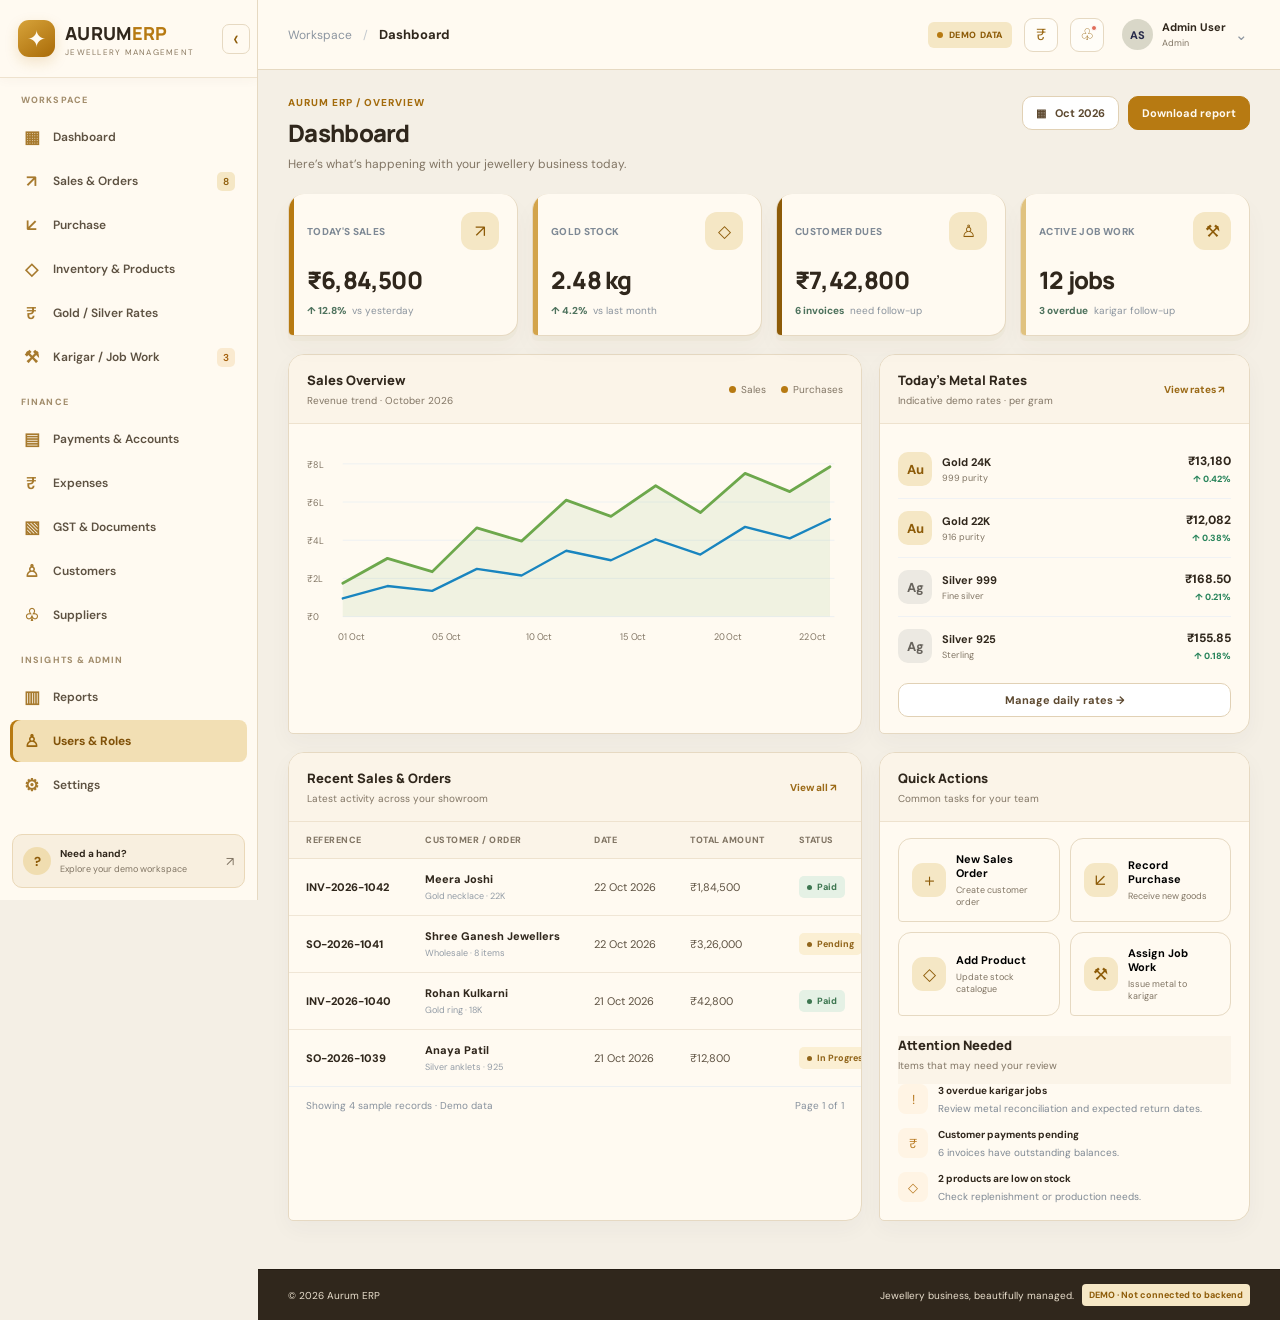
<file: users-&-roles/users.html>
<!DOCTYPE html>
<html lang="en">
<head>
<meta charset="UTF-8"><meta name="viewport" content="width=device-width, initial-scale=1.0">
<title>Jewellery ERP | Demo Dashboard</title>
<link rel="stylesheet" href="../assets/css/dashboard.css">
<script defer src="../assets/js/nav-sidebar.js"></script>
</head>
<body>
<div class="mobile-overlay" id="mobileOverlay"></div>
<aside class="sidebar" id="sidebar">
  <div class="brand">
    <div class="brand-mark">✦</div><div class="brand-text"><strong>AURUM<span>ERP</span></strong><small>JEWELLERY MANAGEMENT</small></div>
    <button class="collapse" id="collapseBtn" title="Collapse sidebar">‹</button>
  </div>
  <nav id="navigation">
    <div class="nav-label">WORKSPACE</div>
    <button class="nav-item active" data-page="dashboard"><span>▦</span> Dashboard</button>
    <button class="nav-item" data-page="sales"><span>↗</span> Sales & Orders <em>8</em></button>
    <button class="nav-item" data-page="purchase"><span>↙</span> Purchase</button>
    <button class="nav-item" data-page="inventory"><span>◇</span> Inventory & Products</button>
    <button class="nav-item" data-page="rates"><span>₹</span> Gold / Silver Rates</button>
    <button class="nav-item" data-page="karigar"><span>⚒</span> Karigar / Job Work <em class="orange">3</em></button>
    <div class="nav-label">FINANCE</div>
    <button class="nav-item" data-page="payments"><span>▤</span> Payments & Accounts</button>
    <button class="nav-item" data-page="expenses"><span>₹</span> Expenses</button>
    <button class="nav-item" data-page="gst"><span>▧</span> GST & Documents</button>
    <button class="nav-item" data-page="customers"><span>♙</span> Customers</button>
    <button class="nav-item" data-page="suppliers"><span>♧</span> Suppliers</button>
    <div class="nav-label">INSIGHTS & ADMIN</div>
    <button class="nav-item" data-page="reports"><span>▥</span> Reports</button>
    <button class="nav-item" data-page="users"><span>♙</span> Users & Roles</button>
    <button class="nav-item" data-page="settings"><span>⚙</span> Settings</button>
  </nav>
  <div class="sidebar-bottom"><div class="help-icon">?</div><div><b>Need a hand?</b><small>Explore your demo workspace</small></div><span>↗</span></div>
</aside>
<div class="main-area">
<header class="topbar">
  <button class="mobile-menu" id="mobileMenu">☰</button>
  <div class="breadcrumbs"><span>Workspace</span><b>/</b><strong id="crumbTitle">Dashboard</strong></div>
  <div class="top-actions"><span class="demo-pill"><i></i> DEMO DATA</span><button class="icon-btn" id="rateTop" title="Today's rates">₹</button><button class="icon-btn notification" id="notifyBtn" title="Notifications">♧<i></i></button><div class="top-user-wrap"><button class="top-user" id="adminMenuToggle" type="button" aria-haspopup="true" aria-expanded="false"><div class="avatar small">AS</div><div><b>Admin User</b><small>Admin</small></div><span class="admin-chevron">⌄</span></button><div class="admin-dropdown" id="adminDropdown" hidden><div class="admin-dropdown-head"><b>Admin User</b><small>Administrator</small></div><button type="button" id="logoutButton" class="admin-logout"><span>↪</span> Logout</button></div></div></div>
</header>
<main class="content" id="content"></main>
<footer>© 2026 Aurum ERP <span>Jewellery business, beautifully managed.</span><b>DEMO · Not connected to backend</b></footer>
</div>
<div class="toast" id="toast"></div>
<div class="modal-backdrop" id="modalBackdrop">
  <div class="modal"><div class="modal-head"><div><h3 id="modalTitle">Add record</h3><p>Demo mode · changes stay in this browser session</p></div><button id="modalClose">×</button></div><form id="recordForm"><div id="modalFields" class="form-grid"></div><div class="modal-actions"><button type="button" class="btn secondary" id="cancelModal">Cancel</button><button class="btn primary" type="submit">Save demo record</button></div></form></div>
</div>
<script>window.addEventListener("DOMContentLoaded",()=>{document.querySelectorAll(".nav-item").forEach(b=>b.classList.toggle("active",b.dataset.page==="users"));});</script>
<script>
const $=s=>document.querySelector(s), $$=s=>[...document.querySelectorAll(s)];
const money=n=>'₹'+Number(n).toLocaleString('en-IN');
const today='22 Oct 2026';
const data={
sales:[
{ref:'INV-2026-1042',name:'Meera Joshi',detail:'Gold necklace · 22K',date:'22 Oct 2026',amount:184500,status:'Paid'},
{ref:'SO-2026-1041',name:'Shree Ganesh Jewellers',detail:'Wholesale · 8 items',date:'22 Oct 2026',amount:326000,status:'Pending'},
{ref:'INV-2026-1040',name:'Rohan Kulkarni',detail:'Gold ring · 18K',date:'21 Oct 2026',amount:42800,status:'Paid'},
{ref:'SO-2026-1039',name:'Anaya Patil',detail:'Silver anklets · 925',date:'21 Oct 2026',amount:12800,status:'In Progress'},
{ref:'INV-2026-1038',name:'Kavita Deshmukh',detail:'Gold bangles · 22K',date:'20 Oct 2026',amount:97200,status:'Delivered'},
{ref:'SO-2026-1037',name:'Omkar Gold House',detail:'Wholesale · 12 items',date:'20 Oct 2026',amount:418000,status:'Confirmed'}],
purchase:[
{ref:'PUR-2026-0261',name:'Shree Gold Traders',detail:'Gold bullion · 24K',date:'22 Oct 2026',amount:528000,status:'Pending'},
{ref:'PUR-2026-0260',name:'Silverline Metals',detail:'Silver grain · 999',date:'21 Oct 2026',amount:86200,status:'Completed'},
{ref:'PUR-2026-0259',name:'Mahalaxmi Stones',detail:'Gemstones & findings',date:'20 Oct 2026',amount:46500,status:'Processing'},
{ref:'PUR-2026-0258',name:'Raj Refinery',detail:'Recycled gold · 22K',date:'19 Oct 2026',amount:274000,status:'Completed'}],
inventory:[
{ref:'AU-RNG-2201',name:'Classic Gold Ring',detail:'Gold · 22K · 3.8 g',date:'Main Showroom',amount:24,status:'In Stock'},
{ref:'AU-NCK-1805',name:'Temple Necklace',detail:'Gold · 22K · 28.4 g',date:'Vault A',amount:6,status:'Low Stock'},
{ref:'AG-ANK-9250',name:'Silver Anklets',detail:'Silver · 925 · 42 g',date:'Main Showroom',amount:38,status:'In Stock'},
{ref:'AU-BNG-2208',name:'Gold Bangles',detail:'Gold · 22K · 18.6 g',date:'Workshop',amount:0,status:'Low Stock'},
{ref:'AG-CHM-9251',name:'Silver Chain',detail:'Silver · 925 · 16 g',date:'Main Showroom',amount:52,status:'In Stock'},
{ref:'AU-ER-1809',name:'Diamond Stud Earrings',detail:'Gold · 18K · 4.2 g',date:'Vault A',amount:12,status:'In Stock'}],
karigar:[
{ref:'JOB-0264',name:'Suresh Pawar',detail:'Temple necklace · 22K',date:'Due 24 Oct',amount:32.5,status:'In Progress'},
{ref:'JOB-0263',name:'Mahesh Sonawane',detail:'Gold bangles · 22K',date:'Due 23 Oct',amount:18.6,status:'Pending'},
{ref:'JOB-0262',name:'Ravi Shinde',detail:'Ring set · 18K',date:'Due 21 Oct',amount:12.2,status:'Overdue'},
{ref:'JOB-0261',name:'Ganesh Jadhav',detail:'Silver anklets · 925',date:'Due 25 Oct',amount:42,status:'In Progress'}],
payments:[
{ref:'PAY-0871',name:'Meera Joshi',detail:'Customer receipt · UPI',date:'22 Oct 2026',amount:184500,status:'Paid'},
{ref:'PAY-0870',name:'Silverline Metals',detail:'Supplier payment · NEFT',date:'21 Oct 2026',amount:50000,status:'Paid'},
{ref:'PAY-0869',name:'Shree Ganesh Jewellers',detail:'Customer advance · Bank',date:'21 Oct 2026',amount:75000,status:'Pending'},
{ref:'PAY-0868',name:'Suresh Pawar',detail:'Karigar labour · Cash',date:'20 Oct 2026',amount:12500,status:'Paid'}],
customers:[
{ref:'CUS-0018',name:'Meera Joshi',detail:'Retail · Pune',date:'Joined 2025',amount:0,status:'Active'},
{ref:'CUS-0017',name:'Shree Ganesh Jewellers',detail:'Wholesale · Pimpri',date:'Joined 2024',amount:326000,status:'Pending'},
{ref:'CUS-0016',name:'Rohan Kulkarni',detail:'Retail · Chinchwad',date:'Joined 2025',amount:0,status:'Active'},
{ref:'CUS-0015',name:'Omkar Gold House',detail:'Wholesale · Pune',date:'Joined 2023',amount:418000,status:'Overdue'},
{ref:'CUS-0014',name:'Anaya Patil',detail:'Retail · Nigdi',date:'Joined 2026',amount:12800,status:'Pending'}],
suppliers:[
{ref:'SUP-0012',name:'Shree Gold Traders',detail:'Gold bullion · Pune',date:'Terms: 15 days',amount:528000,status:'Pending'},
{ref:'SUP-0011',name:'Silverline Metals',detail:'Silver supplier · Mumbai',date:'Terms: 30 days',amount:36200,status:'Active'},
{ref:'SUP-0010',name:'Mahalaxmi Stones',detail:'Stones & findings · Pune',date:'Terms: 15 days',amount:46500,status:'Pending'},
{ref:'SUP-0009',name:'Raj Refinery',detail:'Gold refining · Mumbai',date:'Terms: 7 days',amount:0,status:'Active'}],
gst:[
{ref:'GST-1042',name:'Meera Joshi',detail:'Sales tax invoice',date:'22 Oct 2026',amount:184500,status:'Completed'},
{ref:'GST-1038',name:'Kavita Deshmukh',detail:'Sales tax invoice',date:'20 Oct 2026',amount:97200,status:'Completed'},
{ref:'GST-P261',name:'Shree Gold Traders',detail:'Purchase invoice',date:'22 Oct 2026',amount:528000,status:'Pending'}],
expenses:[
{ref:'EXP-2026-0184',name:'Showroom Electricity',detail:'Utilities · Main Showroom',date:'22 Oct 2026',amount:8450,status:'Paid'},
{ref:'EXP-2026-0183',name:'Workshop Supplies',detail:'Consumables · Workshop',date:'21 Oct 2026',amount:12600,status:'Pending'},
{ref:'EXP-2026-0182',name:'Courier & Delivery',detail:'Logistics · Dispatch',date:'20 Oct 2026',amount:2350,status:'Paid'}]
};
// Keep demo records between page refreshes; storage errors should never break the UI.
try { const saved = JSON.parse(localStorage.getItem('aurumDemoRecords') || '{}'); Object.keys(saved).forEach(k => { if (Array.isArray(saved[k])) data[k] = saved[k]; }); } catch (e) { console.warn('Demo storage unavailable; using sample data.', e); }
function saveDemoData(){ try { localStorage.setItem('aurumDemoRecords', JSON.stringify(data)); } catch(e) { console.warn('Could not persist demo records.', e); } }
const meta={
dashboard:{title:'Dashboard',desc:'Here’s what’s happening with your jewellery business today.',button:'Download report'},
sales:{title:'Sales & Orders',desc:'Manage customer orders, invoices, deliveries and returns.',button:'+ Create sales order'},
purchase:{title:'Purchase Management',desc:'Track suppliers, purchase orders, goods receipts and bills.',button:'+ New purchase'},
inventory:{title:'Inventory & Products',desc:'Track jewellery by SKU, tag, metal, purity, weight and location.',button:'+ Add product'},
rates:{title:'Gold / Silver Rates',desc:'Manage daily metal rates and review rate history.',button:'+ Update rates'},
karigar:{title:'Karigar / Job Work',desc:'Manage metal issued, work-in-progress, returns and labour settlements.',button:'+ Create job work'},
payments:{title:'Payments & Accounts',desc:'Track customer receipts, supplier payments, expenses and balances.',button:'+ Record payment'},
gst:{title:'GST & Documents',desc:'Review tax invoices, purchase documents and compliance summaries.',button:'+ Create document'},
customers:{title:'Customers',desc:'Manage retail and wholesale customers, credit terms and outstanding balances.',button:'+ Add customer'},
suppliers:{title:'Suppliers',desc:'Maintain supplier details, payment terms and outstanding balances.',button:'+ Add supplier'},
reports:{title:'Reports & Analytics',desc:'Review sales, stock, metal custody and business performance.',button:'Export report'},
users:{title:'Users & Roles',desc:'Manage team access and permissions by role.',button:'+ Add user'},
settings:{title:'Settings',desc:'Configure company details, branches, document numbering and preferences.',button:'Save settings'},
expenses:{title:'Expenses',desc:'Record operating costs and review business expenses by category.',button:'+ Add expense'}
};
const columns={
sales:['Reference','Customer / Order','Date','Total Amount','Status'],
purchase:['Purchase Ref.','Supplier / Items','Date','Total Amount','Status'],
inventory:['SKU / Tag','Product Details','Location','Available Qty','Stock Status'],
karigar:['Job ID','Karigar / Work','Due Date','Metal Weight','Job Status'],
payments:['Payment Ref.','Party / Method','Date','Amount','Status'],
customers:['Customer ID','Customer / Type','Relationship','Outstanding','Status'],
suppliers:['Supplier ID','Supplier / Category','Terms','Outstanding','Status'],
gst:['Document ID','Party / Document','Date','Taxable / Total','Status'],
expenses:['Expense ID','Expense / Category','Date','Amount','Status']
};
const iconBy={sales:'↗',purchase:'↙',inventory:'◇',rates:'₹',karigar:'⚒',payments:'▤',gst:'▧',customers:'♙',suppliers:'♧',reports:'▥',users:'♙',settings:'⚙',expenses:'₹'};
function statusClass(s){let x=s.toLowerCase().replaceAll(' ','-');if(['in-stock','paid','completed','delivered','active'].includes(x))return x;if(['pending','in-progress','processing','low-stock','confirmed','ready'].includes(x))return x;if(['overdue','cancelled','low'].includes(x))return x;return 'draft'}
function tableHTML(key,rows=data[key]||[]){let heads=columns[key]||['Reference','Name','Details','Value','Status'];return `<div class="table-wrap"><table><thead><tr>${heads.map(h=>`<th>${h}</th>`).join('')}<th>Action</th></tr></thead><tbody>${rows.map((r,i)=>`<tr><td><div class="main-cell">${r.ref}</div></td><td><div class="main-cell">${r.name}</div><div class="sub-cell">${r.detail}</div></td><td>${r.date}</td><td>${key==='inventory'?r.amount+' pcs':key==='karigar'?r.amount+' g':money(r.amount)}</td><td><span class="status ${statusClass(r.status)}">${r.status}</span></td><td><button class="text-link row-view" data-key="${key}" data-index="${i}">View ↗</button></td></tr>`).join('')}</tbody></table></div><div class="table-footer"><span>Showing ${rows.length} sample records · Demo data</span><span>Page 1 of 1</span></div>`}
function pageHead(key){let m=meta[key];return `<div class="page-head"><div><div class="eyebrow">AURUM ERP / ${key==='dashboard'?'OVERVIEW':key.toUpperCase()}</div><h1>${m.title}</h1><p>${m.desc}</p></div><div class="head-actions">${key==='dashboard'?'<button class="btn secondary" id="dateBtn">▦ &nbsp; Oct 2026</button>':''}<button class="btn primary" id="primaryAction">${m.button}</button></div></div>`}
function stat(label,value,icon,trend,foot,accent='var(--primary)'){return `<div class="stat-card" style="border-top-color:${accent}"><div class="stat-top"><span class="stat-label">${label}</span><span class="stat-icon">${icon}</span></div><div class="stat-value">${value}</div><div class="stat-bottom"><span class="trend">${trend}</span><span>${foot}</span></div></div>`}
function dashboard(){return `${pageHead('dashboard')}<div class="stats">${stat("Today's Sales",money(684500),'↗','↑ 12.8%','vs yesterday')}${stat('Gold Stock','2.48 kg','◇','↑ 4.2%','vs last month','var(--blue)')}${stat('Customer Dues',money(742800),'♙','6 invoices','need follow-up','#d99a35')}${stat('Active Job Work','12 jobs','⚒','3 overdue','karigar follow-up','#c77a65')}</div>
<div class="dashboard-grid"><section class="panel"><div class="panel-head"><div><h2>Sales Overview</h2><p>Revenue trend · October 2026</p></div><div class="chart-legend"><span><i class="dot" style="background:#6da84c"></i>Sales</span><span><i class="dot" style="background:#1985bf"></i>Purchases</span></div></div><div class="panel-body"><svg class="chart" viewBox="0 0 600 220" preserveAspectRatio="none"><g stroke="#edf0f2" stroke-width="1"><path d="M40 25H590 M40 65H590 M40 105H590 M40 145H590 M40 185H590"/></g><g><text x="0" y="29">₹8L</text><text x="0" y="69">₹6L</text><text x="0" y="109">₹4L</text><text x="0" y="149">₹2L</text><text x="0" y="189">₹0</text></g><path d="M40 150 L90 124 L140 138 L190 92 L240 106 L290 63 L340 80 L390 48 L440 76 L490 35 L540 54 L585 28 L585 185 L40 185Z" fill="#6da84c" opacity=".10"/><polyline points="40,150 90,124 140,138 190,92 240,106 290,63 340,80 390,48 440,76 490,35 540,54 585,28" fill="none" stroke="#6da84c" stroke-width="3" stroke-linejoin="round" stroke-linecap="round"/><polyline points="40,166 90,153 140,158 190,135 240,142 290,116 340,126 390,104 440,120 490,91 540,103 585,83" fill="none" stroke="#1985bf" stroke-width="2.5" stroke-linejoin="round" stroke-linecap="round"/><g><text x="35" y="210">01 Oct</text><text x="140" y="210">05 Oct</text><text x="245" y="210">10 Oct</text><text x="350" y="210">15 Oct</text><text x="455" y="210">20 Oct</text><text x="550" y="210">22 Oct</text></g></svg></div></section>
<section class="panel"><div class="panel-head"><div><h2>Today's Metal Rates</h2><p>Indicative demo rates · per gram</p></div><button class="text-link" data-goto="rates">View rates ↗</button></div><div class="panel-body"><div class="rate-list"><div class="rate-row"><div class="metal-badge">Au</div><div class="rate-name"><b>Gold 24K</b><small>999 purity</small></div><div class="rate-price">₹13,180<small>↑ 0.42%</small></div></div><div class="rate-row"><div class="metal-badge">Au</div><div class="rate-name"><b>Gold 22K</b><small>916 purity</small></div><div class="rate-price">₹12,082<small>↑ 0.38%</small></div></div><div class="rate-row"><div class="metal-badge silver">Ag</div><div class="rate-name"><b>Silver 999</b><small>Fine silver</small></div><div class="rate-price">₹168.50<small>↑ 0.21%</small></div></div><div class="rate-row"><div class="metal-badge silver">Ag</div><div class="rate-name"><b>Silver 925</b><small>Sterling</small></div><div class="rate-price">₹155.85<small>↑ 0.18%</small></div></div></div><button class="btn secondary" style="width:100%;margin-top:8px" data-goto="rates">Manage daily rates →</button></div></section></div>
<div class="dashboard-grid"><section class="panel"><div class="panel-head"><div><h2>Recent Sales & Orders</h2><p>Latest activity across your showroom</p></div><button class="text-link" data-goto="sales">View all ↗</button></div>${tableHTML('sales',data.sales.slice(0,4))}</section><section class="panel"><div class="panel-head"><div><h2>Quick Actions</h2><p>Common tasks for your team</p></div></div><div class="panel-body"><div class="quick-actions"><button class="quick-action" data-add="sales"><span class="quick-icon">＋</span><span><b>New Sales Order</b><small>Create customer order</small></span></button><button class="quick-action" data-add="purchase"><span class="quick-icon">↙</span><span><b>Record Purchase</b><small>Receive new goods</small></span></button><button class="quick-action" data-add="inventory"><span class="quick-icon">◇</span><span><b>Add Product</b><small>Update stock catalogue</small></span></button><button class="quick-action" data-add="karigar"><span class="quick-icon">⚒</span><span><b>Assign Job Work</b><small>Issue metal to karigar</small></span></button></div><div style="margin-top:20px"><div class="panel-head" style="padding:0 0 12px;border:0"><div><h2>Attention Needed</h2><p>Items that may need your review</p></div></div><div class="alert-list"><div class="alert-item"><div class="alert-symbol">!</div><div><b>3 overdue karigar jobs</b><p>Review metal reconciliation and expected return dates.</p></div></div><div class="alert-item"><div class="alert-symbol">₹</div><div><b>Customer payments pending</b><p>6 invoices have outstanding balances.</p></div></div><div class="alert-item"><div class="alert-symbol">◇</div><div><b>2 products are low on stock</b><p>Check replenishment or production needs.</p></div></div></div></div></div></section></div>`}
function genericPage(key){let m=meta[key];if(key==='rates')return `${pageHead(key)}<div class="stats">${stat('Gold 24K','₹13,180/g','Au','↑ 0.42%','today')}${stat('Gold 22K','₹12,082/g','Au','↑ 0.38%','today','var(--blue)')}${stat('Silver 999','₹168.50/g','Ag','↑ 0.21%','today','#d99a35')}${stat('Silver 925','₹155.85/g','Ag','↑ 0.18%','today','#c77a65')}</div><div class="page-columns"><section class="panel"><div class="panel-head"><div><h2>Metal Rate History</h2><p>Sample rates effective 22 October 2026</p></div><button class="btn secondary" id="exportBtn">Export CSV</button></div><div class="table-wrap"><table><thead><tr><th>Metal</th><th>Purity</th><th>Rate / Gram</th><th>Effective Date</th><th>Updated By</th><th>Status</th></tr></thead><tbody><tr><td>Gold</td><td>24K / 999</td><td>₹13,180.00</td><td>22 Oct 2026</td><td>Aarav Shah</td><td><span class="status active">Current</span></td></tr><tr><td>Gold</td><td>22K / 916</td><td>₹12,082.00</td><td>22 Oct 2026</td><td>Aarav Shah</td><td><span class="status active">Current</span></td></tr><tr><td>Silver</td><td>999</td><td>₹168.50</td><td>22 Oct 2026</td><td>Aarav Shah</td><td><span class="status active">Current</span></td></tr><tr><td>Silver</td><td>925</td><td>₹155.85</td><td>22 Oct 2026</td><td>Aarav Shah</td><td><span class="status active">Current</span></td></tr></tbody></table></div></section><section class="panel"><div class="panel-head"><div><h2>Rate Policy</h2><p>Demo configuration</p></div></div><div class="panel-body"><div class="alert-list"><div class="alert-item"><div class="quick-icon">✓</div><div><b>Rate history enabled</b><p>Previous rates remain available for audit.</p></div></div><div class="alert-item"><div class="quick-icon">✓</div><div><b>Approval for overrides</b><p>Sales rate overrides require manager approval.</p></div></div><div class="alert-item"><div class="quick-icon">!</div><div><b>Verify live market rates</b><p>These values are fictional demo data, not live rates.</p></div></div></div></div></section></div>`;
if(key==='reports')return `${pageHead(key)}<div class="stats">${stat('Gross Sales',money(4826500),'↗','↑ 8.4%','vs last month')}${stat('Purchases',money(3268000),'↙','↑ 3.1%','vs last month','var(--blue)')}${stat('Estimated Margin',money(618400),'◈','12.8%','demo estimate','#d99a35')}${stat('Open Receivables',money(742800),'₹','6 invoices','pending','#c77a65')}</div><div class="dashboard-grid"><section class="panel"><div class="panel-head"><div><h2>Business Summary</h2><p>Monthly totals · illustrative sample data</p></div><button class="btn secondary" id="exportBtn">Export CSV</button></div>${tableHTML('sales',data.sales.slice(0,5))}</section><section class="panel"><div class="panel-head"><div><h2>Report Categories</h2><p>Choose a report area</p></div></div><div class="panel-body"><div class="quick-actions"><button class="quick-action" data-goto="sales"><span class="quick-icon">↗</span><span><b>Sales Report</b><small>Daily / monthly sales</small></span></button><button class="quick-action" data-goto="inventory"><span class="quick-icon">◇</span><span><b>Stock Report</b><small>Purity and location</small></span></button><button class="quick-action" data-goto="karigar"><span class="quick-icon">⚒</span><span><b>Karigar Ledger</b><small>Metal balance and jobs</small></span></button><button class="quick-action" data-goto="payments"><span class="quick-icon">₹</span><span><b>Outstanding</b><small>Receivables and payables</small></span></button></div></div></section></div>`;
if(key==='users')return `${pageHead(key)}<div class="stats">${stat('Total Users','08','♙','6 active','team members')}${stat('Super Admin','01','⚙','Full access','role','var(--blue)')}${stat('Operational Roles','06','▤','Role-based','permissions','#d99a35')}${stat('MFA Status','Optional','✓','Demo only','not configured','#c77a65')}</div><section class="panel"><div class="panel-head"><div><h2>Team Access</h2><p>Example users and role permissions</p></div><button class="btn secondary" id="exportBtn">Export CSV</button></div><div class="table-wrap"><table><thead><tr><th>User</th><th>Role</th><th>Access Scope</th><th>Last Active</th><th>Status</th><th>Action</th></tr></thead><tbody>${[['Aarav Shah','Super Admin','All modules','Today','Active'],['Priya Kulkarni','Accountant','Accounts, GST, Reports','Today','Active'],['Rahul Patil','Salesperson / Cashier','Customers, Sales','Today','Active'],['Nitin Jadhav','Inventory Manager','Inventory, Stock Ledger','Yesterday','Active'],['Suresh Pawar','Karigar User','Assigned job work only','21 Oct','Active']].map((r,i)=>`<tr><td><div class="main-cell">${r[0]}</div><div class="sub-cell">user${i+1}@aurum.demo</div></td><td>${r[1]}</td><td>${r[2]}</td><td>${r[3]}</td><td><span class="status active">${r[4]}</span></td><td><button class="text-link" data-toast="Demo user details opened">View ↗</button></td></tr>`).join('')}</tbody></table></div></section>`;
if(key==='settings')return `${pageHead(key)}<div class="page-columns"><section class="panel"><div class="panel-head"><div><h2>Company Profile</h2><p>Basic business configuration</p></div></div><form id="settingsForm" class="form-grid"><div class="field"><label>Company Name</label><input value="Aurum Jewellers"></div><div class="field"><label>Financial Year</label><select><option>2026–2027</option><option>2025–2026</option></select></div><div class="field"><label>GSTIN (Demo)</label><input value="27AAAAA0000A1Z5"></div><div class="field"><label>Default Branch</label><select><option>Main Showroom — Pune</option><option>Workshop — Chinchwad</option></select></div><div class="field"><label>Document Prefix</label><input value="AUR"></div><div class="field"><label>Default Currency</label><select><option>INR — Indian Rupee</option></select></div><div class="field full"><label>Address</label><textarea>Pune, Maharashtra, India (demo address)</textarea></div><div class="field full"><button class="btn primary" type="submit">Save demo settings</button></div></form></section><section class="panel"><div class="panel-head"><div><h2>System Preferences</h2><p>Demo configuration</p></div></div><div class="panel-body"><div class="alert-list"><div class="alert-item"><div class="quick-icon">✓</div><div><b>Role-based access</b><p>Restrict sensitive actions by role.</p></div></div><div class="alert-item"><div class="quick-icon">✓</div><div><b>Audit trail</b><p>Keep changes and approvals traceable.</p></div></div><div class="alert-item"><div class="alert-symbol">!</div><div><b>Backend not connected</b><p>Settings on this screen are for visual demo only.</p></div></div></div></div></section></div>`;
let rows=data[key]||[];
return `${pageHead(key)}<div class="stats">${key==='sales'?stat('Orders This Month','126','↗','↑ 9.6%','vs last month'):key==='purchase'?stat('Purchase Orders','42','↙','↑ 4.2%','this month'):key==='inventory'?stat('Unique Products','486','◇','12 low stock','items need review'):key==='karigar'?stat('Open Jobs','12','⚒','3 overdue','require follow-up'):key==='payments'?stat('Collected Today',money(234500),'₹','↑ 6.8%','vs yesterday'):key==='customers'?stat('Total Customers','1,248','♙','38 new','this month'):key==='suppliers'?stat('Active Suppliers','42','♧','5 pending','payment review'):stat('Documents','218','▧','14 pending','review')}${stat(key==='inventory'?'Total Pieces':key==='karigar'?'Metal Issued':'Outstanding',key==='inventory'?'1,842 pcs':key==='karigar'?'105.3 g':money(key==='sales'?742800:key==='purchase'?684200:key==='payments'?742800:key==='customers'?756800:key==='suppliers'?610700:528000),'◇','Sample','demo snapshot','var(--blue)')}${stat(key==='purchase'?'Awaiting Receipt':key==='sales'?'Pending Orders':key==='inventory'?'Low Stock Items':key==='karigar'?'Jobs Overdue':key==='payments'?'Pending Payments':key==='customers'?'Credit Customers':key==='suppliers'?'Payment Due':'Pending Review',key==='inventory'?'2':key==='karigar'?'3':key==='sales'?'8':key==='purchase'?'4':'6','◷','Needs attention','demo status','#d99a35')}${stat(key==='inventory'?'Stock Locations':key==='karigar'?'Active Karigars':key==='customers'?'Wholesale Clients':'Completed This Month',key==='inventory'?'3':key==='karigar'?'18':key==='customers'?'84':'94','✓','Updated','22 Oct 2026','#c77a65')}</div><section class="panel"><div class="panel-head"><div><h2>${m.title} Register</h2><p>Search, review and add sample records · Demo mode</p></div><div class="table-tools"><input class="search-box" id="tableSearch" placeholder="⌕  Search records..."><button class="btn secondary" id="exportBtn">↓ Export CSV</button></div></div><div id="tableContent">${tableHTML(key,rows)}</div></section>`;
}
function salesOrderPage(){return `${pageHead('sales')}<div class="stats">${stat('Orders This Month','126','↗','↑ 9.6%','vs last month')}${stat('Pending Orders','08','◷','Needs attention','order status','var(--blue)')}${stat('Advance Received',money(480000),'₹','This month','demo data','#d99a35')}${stat('Ready for Delivery','18','✓','Awaiting pickup','demo data','#c77a65')}</div><div class="panel"><div class="panel-head"><div><h2>Sales Order Register</h2><p>Manage ready-stock and custom jewellery orders</p></div><div class="table-tools"><input class="search-box" id="tableSearch" placeholder="Search order, customer..." aria-label="Search sales orders"></div></div><div class="table-wrap"><table class="sales-orders-table sales-register-table"><thead><tr><th>Order No.</th><th>Customer</th><th>Type</th><th>Order Date</th><th>Items</th><th>Total</th><th>Advance</th><th>Balance</th><th>Delivery</th><th>Status</th><th>Actions</th></tr></thead><tbody id="salesOrderRows">${(data.sales||[]).map((r,i)=>salesOrderRow(r,i)).join('')}</tbody></table></div><div class="table-footer"><span id="salesOrderCount">Showing ${(data.sales||[]).length} orders · Demo data</span><span>Use the action icons to view, update, or delete an order.</span></div></div>`}
function salesOrderRow(r,i){const advance=Number(r.advance??Math.round((r.amount||0)*.25));const balance=Number(r.balance??Math.max(0,(r.amount||0)-advance));return `<tr><td><b>${r.ref}</b></td><td><div class="main-cell">${r.name}</div><div class="sub-cell">${r.detail||'Jewellery order'}</div></td><td>${r.orderType|| (i%2?'Custom':'Ready Stock')}</td><td>${r.date||'—'}</td><td>${r.quantity|| (i%2?2:1)}</td><td>${money(r.amount||0)}</td><td>${money(advance)}</td><td>${money(balance)}</td><td>${r.deliveryDate||'05 Nov 2026'}</td><td><span class="status ${statusClass(r.status||'Draft')}">${r.status||'Draft'}</span></td><td><div class="row-actions"><button class="action-icon" type="button" title="View order" aria-label="View order" data-order-action="view" data-order-index="${i}"><svg viewBox="0 0 24 24" aria-hidden="true"><path d="M2 12s3.5-7 10-7 10 7 10 7-3.5 7-10 7S2 12 2 12Z"/><circle cx="12" cy="12" r="3"/></svg></button><button class="action-icon" type="button" title="Edit order" aria-label="Edit order" data-order-action="update" data-order-index="${i}"><svg viewBox="0 0 24 24" aria-hidden="true"><path d="M12 20h9"/><path d="m16.5 3.5 4 4L8 20l-5 1 1-5Z"/></svg></button><button class="action-icon danger" type="button" title="Delete order" aria-label="Delete order" data-order-action="delete" data-order-index="${i}"><svg viewBox="0 0 24 24" aria-hidden="true"><path d="M3 6h18M8 6V4h8v2m3 0-1 14H6L5 6m4 4v6m6-6v6"/></svg></button></div></td></tr>`}
function detailedOrderModal(){
const fields=[
['Order Type','select','Ready Stock,Custom Jewellery'],['Order Priority','select','Normal,Urgent'],['Order Date','date',''],['Expected Delivery Date','date',''],
['Customer Name','text',''],['Customer ID / Code','text',''],['Customer Type','select','Retail,Wholesale,B2B,B2C'],['Mobile Number','tel',''],['Email','email',''],['GSTIN / PAN (if applicable)','text',''],['Billing Address','textarea',''],['Delivery Address','textarea',''],['Branch / Showroom','text','Main Showroom'],['Salesperson','text','Aarav Shah'],['Sales Channel','select','Showroom,Online,Phone,WhatsApp,Wholesale'],
['Product Name / SKU','text',''],['Category','select','Ring,Necklace,Chain,Bracelet,Earrings,Bangle,Anklet,Coin,Other'],['Metal Type','select','Gold,Silver,Platinum'],['Purity','select','24K / 999,22K / 916,18K / 750,14K / 585,925 Silver,999 Silver'],['Barcode / Tag Number','text',''],['Quantity (pcs)','number','1'],['Gross Weight (g)','number',''],['Stone Weight (g)','number','0'],['Other Non-metal Weight (g)','number','0'],
['Metal Rate per Gram (₹)','number',''],['Rate Source','select','Manual Demo Rate,API Rate'],['Making Charge Type','select','Per Gram,Percentage,Fixed'],['Making Charge Rate','number',''],['Wastage (%)','number','0'],['Stone Amount (₹)','number','0'],['Engraving / Other Charges (₹)','number','0'],['Item Discount (₹)','number','0'],['Order Discount (₹)','number','0'],['GST (%)','number','3'],
['Advance Amount (₹)','number','0'],['Payment Mode','select','Cash,UPI,Card,Bank Transfer,NEFT,Cheque'],['Transaction Reference / UTR','text',''],['Payment Status','select','Unpaid,Partially Paid,Paid,Refunded'],['Order Status','select','Draft,Confirmed,Pending Stock,In Production,Ready,Partially Delivered,Delivered,Cancelled'],['Stock Reservation','select','Reserve Available Stock,Pending Stock Check,Custom Production Required'],['Delivery Method','select','Store Pickup,Home Delivery,Courier'],['Special Instructions','textarea',''],['Internal Notes','textarea','']
];
$('#modalTitle').textContent='Create Detailed Sales Order';
$('#modalFields').innerHTML=`<div class="field full"><h3>1. Order & Customer Details</h3></div>`+fields.map((f,i)=>{let section=i===15?'<div class="field full"><h3>2. Jewellery Item & Weight Details</h3></div>':i===24?'<div class="field full"><h3>3. Rate, Making, Wastage & Tax</h3></div>':i===34?'<div class="field full"><h3>4. Payment, Stock & Delivery</h3></div>':'';let inp=f[1]==='select'?`<select name="f${i}" ${[2,3].includes(i)?'':' '}>${f[2].split(',').map(x=>`<option>${x}</option>`).join('')}</select>`:f[1]==='textarea'?`<textarea name="f${i}" placeholder="Enter ${f[0]}">${f[2]}</textarea>`:`<input name="f${i}" type="${f[1]}" ${f[1]==='number'?'min="0" step="0.001"':''} value="${f[2]}" placeholder="Enter ${f[0]}">`;let full=[10,11,41,42].includes(i);return section+`<div class="field ${full?'full':''}"><label>${f[0]}</label>${inp}</div>`}).join('')+`<div class="field full"><div class="alert-item"><div class="alert-symbol">₹</div><div><b>Order price calculation</b><p id="orderCalcPreview">Enter gross weight and rate to calculate estimate. Demo rates are not live.</p></div></div></div>`;
const form=$('#recordForm');$('#modalBackdrop').classList.add('show');document.body.classList.add('modal-open');
const val=n=>Number(form.querySelector(`[name="f${n}"]`)?.value||0);
const calc=()=>{const net=Math.max(0,val(21)-val(22)-val(23));const metal=net*val(24);const type=form.querySelector('[name="f26"]')?.value;const making=type==='Per Gram'?net*val(27):type==='Percentage'?metal*val(27)/100:val(27);const wastage=metal*val(28)/100;const subtotal=Math.max(0,metal+making+wastage+val(29)+val(30)-val(31)-val(32));const tax=subtotal*val(33)/100;const total=subtotal+tax;const advance=val(34);$('#orderCalcPreview').textContent=`Net metal: ${net.toFixed(3)} g · Metal: ${money(metal)} · Making: ${money(making)} · Wastage: ${money(wastage)} · Tax: ${money(tax)} · Grand total: ${money(total)} · Balance: ${money(Math.max(0,total-advance))}. Estimate only; confirm applicable tax rules.`;return {net,metal,making,wastage,tax,total,advance,balance:Math.max(0,total-advance)}};
form.querySelectorAll('input,select,textarea').forEach(x=>x.addEventListener('input',calc));calc();
form.onsubmit=e=>{e.preventDefault();const get=n=>form.querySelector(`[name="f${n}"]`)?.value||'';const c=calc();if(!get(4).trim()){toast('Please enter customer name.');form.querySelector('[name="f4"]').focus();return}if(!get(15).trim()){toast('Please enter product name / SKU.');form.querySelector('[name="f15"]').focus();return}const rec={ref:`SO-2026-${String(Date.now()).slice(-4)}`,name:get(4),detail:`${get(16)||'Jewellery'} · ${get(17)||'Gold'} ${get(18)||''}`,date:get(2)||today,amount:Math.round(c.total*100)/100,status:get(38)||'Draft',orderType:get(0),priority:get(1),customerId:get(5),customerType:get(6),phone:get(7),email:get(8),gstinPan:get(9),billingAddress:get(10),deliveryAddress:get(11),branch:get(12),salesperson:get(13),salesChannel:get(14),sku:get(15),barcode:get(19),quantity:Number(get(20)||1),grossWeight:Number(get(21)||0),stoneWeight:Number(get(22)||0),nonMetalWeight:Number(get(23)||0),netMetalWeight:c.net,metalRate:Number(get(24)||0),rateSource:get(25),makingChargeType:get(26),makingChargeRate:Number(get(27)||0),wastagePercent:Number(get(28)||0),wastageAmount:c.wastage,stoneAmount:Number(get(29)||0),otherCharges:Number(get(30)||0),itemDiscount:Number(get(31)||0),orderDiscount:Number(get(32)||0),gstPercent:Number(get(33)||0),advance:c.advance,balance:c.balance,paymentMode:get(35),transactionReference:get(36),paymentStatus:get(37)||'Unpaid',stockReservation:get(39),deliveryMethod:get(40),deliveryDate:get(3),specialInstructions:get(41),notes:get(42)};data.sales.unshift(rec);saveDemoData();$('#modalBackdrop').classList.remove('show');document.body.classList.remove('modal-open');toast('Sales order saved in demo data.');render('sales')};
}

function closeOrderOverlay(){ $('#modalBackdrop').classList.remove('show'); document.body.classList.remove('modal-open'); $('#recordForm').onsubmit=null; }
function showOrderOverlay(title, row, mode, index){
 const fields=[['Order Number','ref'],['Order Type','orderType'],['Order Priority','priority'],['Order Date','date'],['Expected Delivery','deliveryDate'],['Customer Name','name'],['Customer ID','customerId'],['Customer Type','customerType'],['Mobile Number','phone'],['Email','email'],['GSTIN / PAN','gstinPan'],['Billing Address','billingAddress'],['Delivery Address','deliveryAddress'],['Branch / Showroom','branch'],['Salesperson','salesperson'],['Sales Channel','salesChannel'],['Product / SKU','sku'],['Item Details','detail'],['Barcode / Tag','barcode'],['Quantity','quantity'],['Gross Weight (g)','grossWeight'],['Stone Weight (g)','stoneWeight'],['Other Non-metal Weight (g)','nonMetalWeight'],['Net Metal Weight (g)','netMetalWeight'],['Metal Rate (₹/g)','metalRate'],['Rate Source','rateSource'],['Making Charge Type','makingChargeType'],['Making Charge Rate','makingChargeRate'],['Wastage (%)','wastagePercent'],['Wastage Amount (₹)','wastageAmount'],['Stone Amount (₹)','stoneAmount'],['Other Charges (₹)','otherCharges'],['Item Discount (₹)','itemDiscount'],['Order Discount (₹)','orderDiscount'],['GST (%)','gstPercent'],['Grand Total (₹)','amount'],['Advance Amount (₹)','advance'],['Balance (₹)','balance'],['Payment Mode','paymentMode'],['Transaction Reference / UTR','transactionReference'],['Payment Status','paymentStatus'],['Order Status','status'],['Stock Reservation','stockReservation'],['Delivery Method','deliveryMethod'],['Special Instructions','specialInstructions'],['Internal Notes','notes']];
 $('#modalTitle').textContent=title; $('#modalBackdrop').classList.add('show'); document.body.classList.add('modal-open');
 $('#modalFields').innerHTML=fields.map(([label,key])=>{let value=row[key]??'';if(key==='amount'||key==='advance'||key==='balance'||key==='metalRate'||key==='stoneAmount'||key==='otherCharges'||key==='wastageAmount') value=Number(value||0).toFixed(2);let full=['billingAddress','deliveryAddress','specialInstructions','notes'].includes(key);let html=mode==='edit'?`<input name="edit_${key}" value="${String(value).replaceAll('&','&amp;').replaceAll('"','&quot;').replaceAll('<','&lt;')}" ${['quantity','grossWeight','stoneWeight','nonMetalWeight','netMetalWeight','metalRate','makingChargeRate','wastagePercent','wastageAmount','stoneAmount','otherCharges','itemDiscount','orderDiscount','gstPercent','amount','advance','balance'].includes(key)?'type="number" step="0.001" min="0"':''}>`:`<div class="order-read-value">${String(value||'—').replaceAll('&','&amp;').replaceAll('<','&lt;')}</div>`;return `<div class="field ${full?'full':''}"><label>${label}</label>${html}</div>`}).join('');
 $('#recordForm button[type="submit"]').style.display=mode==='edit'?'':'none'; $('#recordForm button[type="submit"]').textContent='Save Changes';
 $('#recordForm').onsubmit=e=>{e.preventDefault();const get=k=>$('#modalFields').querySelector(`[name="edit_${k}"]`)?.value;fields.forEach(([label,key])=>{if(get(key)!==undefined){let v=get(key);if(['quantity','grossWeight','stoneWeight','nonMetalWeight','netMetalWeight','metalRate','makingChargeRate','wastagePercent','wastageAmount','stoneAmount','otherCharges','itemDiscount','orderDiscount','gstPercent','amount','advance','balance'].includes(key))v=Number(v||0);row[key]=v;}});row.name=String(row.name||'');row.amount=Number(row.amount||0);row.advance=Number(row.advance||0);row.balance=Math.max(0,row.amount-row.advance);saveDemoData();closeOrderOverlay();render('sales');toast('Sales order updated successfully.');};
}
function bindSalesOrderActions(){
 $$('[data-order-action]').forEach(btn=>btn.onclick=()=>{const index=Number(btn.dataset.orderIndex),row=data.sales[index];if(!row)return;const action=btn.dataset.orderAction;
  if(action==='view'){showOrderOverlay('Sales Order Details · '+row.ref,row,'view',index);}
  else if(action==='update'){showOrderOverlay('Edit Sales Order · '+row.ref,row,'edit',index);}
  else if(action==='delete'){
   $('#modalTitle').textContent='Delete Sales Order?';$('#modalFields').innerHTML=`<div class="field full"><h3>Confirm deletion</h3><p class="delete-confirm-message">Are you sure you want to delete sales order <b>${row.ref}</b> for <b>${String(row.name||'Customer').replaceAll('<','&lt;')}</b>? This action cannot be undone.</p></div>`;
   $('#modalBackdrop').classList.add('show');document.body.classList.add('modal-open');$('#recordForm button[type="submit"]').style.display='';$('#recordForm button[type="submit"]').textContent='Delete Order';$('#recordForm').onsubmit=e=>{e.preventDefault();data.sales.splice(index,1);saveDemoData();$('#modalTitle').textContent='Delete Successful';$('#modalFields').innerHTML='<div class="field full"><div class="alert-item"><div class="alert-symbol">✓</div><div><b>Sales order deleted successfully</b><p>The selected order has been removed from this demo register.</p></div></div></div>';$('#recordForm button[type="submit"]').style.display='none';$('#recordForm button[type="button"]').textContent='Close';$('#recordForm button[type="button"]').onclick=()=>{closeOrderOverlay();render('sales')};toast('Sales order deleted successfully.');};
  }
 });
}
function purchasePage(){return `${pageHead('purchase')}<div class="stats">${stat('Purchase Orders','42','↙','↑ 4.2%','this month')}${stat('Awaiting Receipt','04','◷','Needs inspection','demo status','var(--blue)')}${stat('Supplier Payables',money(684200),'₹','Open balance','demo data','#d99a35')}${stat('Received This Month','38','✓','Goods received','demo data','#c77a65')}</div><div class="panel"><div class="panel-head"><div><h2>Purchase Register</h2><p>Manage supplier orders, goods receipts, metal purity, invoices and payables</p></div><div class="table-tools"><input class="search-box" id="tableSearch" placeholder="Search purchase, supplier..." aria-label="Search purchases"></div></div><div class="table-wrap"><table class="sales-orders-table purchase-table"><thead><tr><th>Purchase Ref.</th><th>Supplier / Items</th><th>Purchase Date</th><th>Category</th><th>Qty</th><th>Net Weight</th><th>Invoice Total</th><th>Paid</th><th>Balance</th><th>Receipt Status</th><th>Actions</th></tr></thead><tbody id="purchaseRows">${(data.purchase||[]).map((r,i)=>purchaseRow(r,i)).join('')}</tbody></table></div><div class="table-footer"><span id="purchaseCount">Showing ${(data.purchase||[]).length} purchases · Demo data</span><span>Use action icons to view, edit or delete a purchase.</span></div></div>`}
function purchaseRow(r,i){const paid=Number(r.paidAmount??0),balance=Number(r.balance??Math.max(0,(r.amount||0)-paid));return `<tr><td><b>${r.ref}</b></td><td><div class="main-cell">${r.name}</div><div class="sub-cell">${r.detail||'Purchase items'}</div></td><td>${r.date||'—'}</td><td>${r.category||'Raw Material'}</td><td>${r.quantity??1}</td><td>${Number(r.netWeight||r.grossWeight||0).toFixed(3)} g</td><td>${money(r.amount||0)}</td><td>${money(paid)}</td><td>${money(balance)}</td><td><span class="status ${statusClass(r.status||'Pending')}">${r.receiptStatus||r.status||'Pending'}</span></td><td><div class="row-actions"><button class="action-icon" type="button" title="View purchase" aria-label="View purchase" data-purchase-action="view" data-purchase-index="${i}"><svg viewBox="0 0 24 24"><path d="M2 12s3.5-7 10-7 10 7 10 7-3.5 7-10 7S2 12 2 12Z"/><circle cx="12" cy="12" r="3"/></svg></button><button class="action-icon" type="button" title="Edit purchase" aria-label="Edit purchase" data-purchase-action="edit" data-purchase-index="${i}"><svg viewBox="0 0 24 24"><path d="M12 20h9"/><path d="m16.5 3.5 4 4L8 20l-5 1 1-5Z"/></svg></button><button class="action-icon danger" type="button" title="Delete purchase" aria-label="Delete purchase" data-purchase-action="delete" data-purchase-index="${i}"><svg viewBox="0 0 24 24"><path d="M3 6h18M8 6V4h8v2m3 0-1 14H6L5 6m4 4v6m6-6v6"/></svg></button></div></td></tr>`}
const purchaseFields=[['Purchase Reference','ref'],['Supplier Name','name'],['Supplier Code','supplierCode'],['Supplier Invoice Number','invoiceNumber'],['Purchase Order Number','poNumber'],['Purchase Date','date'],['Expected Receipt Date','expectedReceiptDate'],['Purchase Category','category'],['Material / Item Description','detail'],['Metal Type','metalType'],['Purity','purity'],['SKU / Batch / Lot Number','batchNumber'],['Quantity / Pieces','quantity'],['Gross Weight (g)','grossWeight'],['Stone / Non-metal Weight (g)','nonMetalWeight'],['Net Metal Weight (g)','netWeight'],['Rate per Gram (₹)','ratePerGram'],['Taxable Amount (₹)','taxableAmount'],['Making / Refining / Other Charges (₹)','otherCharges'],['Discount (₹)','discount'],['GST (%)','gstPercent'],['GST Amount (₹)','gstAmount'],['Invoice Total (₹)','amount'],['Paid Amount (₹)','paidAmount'],['Balance Payable (₹)','balance'],['Payment Terms','paymentTerms'],['Payment Mode','paymentMode'],['Transaction Reference / UTR','transactionReference'],['Payment Status','paymentStatus'],['Goods Receipt Status','receiptStatus'],['Quality / Purity Check','qualityStatus'],['Storage Location','storageLocation'],['Received By','receivedBy'],['Internal Notes','notes']];
function openPurchaseOverlay(title,row,mode,index){
 const form=$('#recordForm'), fields=$('#modalFields'), submit=form.querySelector('button[type="submit"]'), cancel=form.querySelector('button[type="button"]');
 $('#modalTitle').textContent=title;
 $('#modalBackdrop').classList.add('show');document.body.classList.add('modal-open');
 if(mode==='delete'){
   fields.innerHTML=`<div class="purchase-delete-confirm"><div class="purchase-delete-icon">!</div><h3>Delete this purchase?</h3><p>This will remove <b>${String(row.ref||'purchase').replaceAll('&','&amp;').replaceAll('<','&lt;')}</b> for <b>${String(row.name||'this supplier').replaceAll('&','&amp;').replaceAll('<','&lt;')}</b> from the demo register. This action cannot be undone.</p></div>`;
   submit.style.display='';submit.textContent='Yes, Delete Purchase';submit.classList.add('danger-confirm');cancel.textContent='Keep Purchase';cancel.onclick=closeOrderOverlay;
   form.onsubmit=e=>{e.preventDefault();e.stopPropagation();if(!data.purchase[index]||data.purchase[index]!==row){toast('Purchase record changed. Please try again.');closeOrderOverlay();render('purchase');return;}data.purchase.splice(index,1);saveDemoData();closeOrderOverlay();render('purchase');toast('Purchase deleted successfully.');};
   return;
 }
 const groups={ref:'1. Purchase & Supplier Details',category:'2. Material, Weight & Quality Details',ratePerGram:'3. Pricing, Tax & Invoice Details',paymentTerms:'4. Payment & Goods Receipt'};
 fields.innerHTML=purchaseFields.map(([label,key])=>{const value=row[key]??(key==='quantity'?1:key==='gstPercent'?3:key==='paymentStatus'?'Unpaid':key==='receiptStatus'?'Pending':key==='qualityStatus'?'Pending Inspection':'');const section=groups[key]?`<div class="field full"><h3>${groups[key]}</h3></div>`:'';const selects={category:['Raw Gold','Raw Silver','Bullion / Coins','Gemstones','Findings / Components','Finished Jewellery','Recycled Metal','Other'],metalType:['Gold','Silver','Platinum','Diamond / Gemstone','Mixed'],purity:['24K / 999','22K / 916','18K / 750','14K / 585','999 Silver','925 Silver','Not Applicable'],paymentTerms:['Immediate','7 days','15 days','30 days','45 days','60 days'],paymentMode:['Cash','UPI','Bank Transfer','NEFT','RTGS','Cheque','Card','Other'],paymentStatus:['Unpaid','Partially Paid','Paid','Overdue'],receiptStatus:['Pending','Partially Received','Received','Rejected','Cancelled'],qualityStatus:['Pending Inspection','Passed','Failed','Recheck']};let input='';if((mode==='edit'||mode==='create')&&key==='ref'){input=`<input value="${String(value).replaceAll('&','&amp;').replaceAll('"','&quot;')}" disabled>`}else if((mode==='edit'||mode==='create')&&selects[key]){input=`<select name="p_${key}">${selects[key].map(v=>`<option ${String(value)===v?'selected':''}>${v}</option>`).join('')}</select>`}else if(mode==='edit'||mode==='create'){const type=/Date$|^date$/.test(key)?'date':['quantity','grossWeight','nonMetalWeight','netWeight','ratePerGram','taxableAmount','otherCharges','discount','gstPercent','gstAmount','amount','paidAmount','balance'].includes(key)?'number':'text';input=`<input name="p_${key}" type="${type}" ${type==='number'?'min="0" step="0.001"':''} value="${String(value).replaceAll('&','&amp;').replaceAll('"','&quot;').replaceAll('<','&lt;')}" ${mode==='create'&&key==='name'?'required':''}>`}else{input=`<div class="order-read-value">${String(value||'—').replaceAll('&','&amp;').replaceAll('<','&lt;')}</div>`}return section+`<div class="field ${['notes','detail'].includes(key)?'full':''}"><label>${label}</label>${input}</div>`}).join('');
 submit.style.display=mode==='view'?'none':'';submit.textContent=mode==='create'?'Save Purchase':'Save Changes';submit.classList.remove('danger-confirm');cancel.textContent='Cancel';cancel.onclick=closeOrderOverlay;
 form.onsubmit=e=>{e.preventDefault();e.stopPropagation();purchaseFields.forEach(([label,key])=>{const el=fields.querySelector(`[name="p_${key}"]`);if(el){let v=el.value;if(['quantity','grossWeight','nonMetalWeight','netWeight','ratePerGram','taxableAmount','otherCharges','discount','gstPercent','gstAmount','amount','paidAmount','balance'].includes(key))v=Number(v||0);row[key]=v;}});row.name=String(row.name||'').trim();if(!row.name){toast('Please enter supplier name.');return;}row.balance=Math.max(0,Number(row.amount||0)-Number(row.paidAmount||0));row.detail=row.detail||row.category||'Purchase items';if(mode==='create')data.purchase.unshift(row);saveDemoData();closeOrderOverlay();render('purchase');toast(mode==='create'?'Purchase saved successfully.':'Purchase updated successfully.');};
}
function bindPurchaseActions(){$$('[data-purchase-action]').forEach(btn=>btn.onclick=()=>{const index=Number(btn.dataset.purchaseIndex),row=data.purchase[index];if(!row)return;const action=btn.dataset.purchaseAction;if(action==='view')openPurchaseOverlay('Purchase Details · '+row.ref,row,'view',index);if(action==='edit')openPurchaseOverlay('Edit Purchase · '+row.ref,row,'edit',index);if(action==='delete')openPurchaseOverlay('Confirm Delete Purchase · '+row.ref,row,'delete',index);});}
function createPurchase(){const row={ref:`PUR-2026-${String(Date.now()).slice(-4)}`,name:'',detail:'',date:'2026-10-28',amount:0,status:'Pending',quantity:1,gstPercent:3,paidAmount:0,balance:0,paymentStatus:'Unpaid',receiptStatus:'Pending',qualityStatus:'Pending Inspection'};openPurchaseOverlay('Create Purchase',row,'create',-1);}
function entityActionButtons(kind,i){return `<div class="row-actions"><button class="action-icon" type="button" title="View" aria-label="View" data-entity-action="view" data-entity-kind="${kind}" data-entity-index="${i}"><svg viewBox="0 0 24 24"><path d="M2 12s3.5-7 10-7 10 7 10 7-3.5 7-10 7S2 12 2 12Z"/><circle cx="12" cy="12" r="3"/></svg></button><button class="action-icon" type="button" title="Edit" aria-label="Edit" data-entity-action="edit" data-entity-kind="${kind}" data-entity-index="${i}"><svg viewBox="0 0 24 24"><path d="M12 20h9"/><path d="m16.5 3.5 4 4L8 20l-5 1 1-5Z"/></svg></button><button class="action-icon danger" type="button" title="Delete" aria-label="Delete" data-entity-action="delete" data-entity-kind="${kind}" data-entity-index="${i}"><svg viewBox="0 0 24 24"><path d="M3 6h18M8 6V4h8v2m3 0-1 14H6L5 6m4 4v6m6-6v6"/></svg></button></div>`}
function inventoryPage(){const rows=data.inventory||[];return `${pageHead('inventory')}<div class="stats">${stat('Unique Products',String(rows.length+480),'◇','Catalogue','demo data')}${stat('Total Pieces','1,842 pcs','▦','Across branches','demo snapshot','var(--blue)')}${stat('Low Stock Items',String(rows.filter(r=>String(r.status).toLowerCase().includes('low')).length||2),'!','Reorder needed','review stock','#d99a35')}${stat('Stock Locations','03','⌖','Showroom, vault, workshop','demo data','#c77a65')}</div><section class="panel"><div class="panel-head"><div><h2>Inventory & Product Register</h2><p>Product catalogue, metal purity, weight, stock and storage location</p></div><div class="table-tools"><input class="search-box" id="tableSearch" placeholder="Search SKU, product, metal..." aria-label="Search inventory"><button class="btn secondary" id="exportBtn">↓ Export CSV</button></div></div><div class="table-wrap"><table class="sales-orders-table entity-register-table"><thead><tr><th>SKU / Tag</th><th>Product</th><th>Category</th><th>Metal / Purity</th><th>Gross Weight</th><th>Net Weight</th><th>Available Qty</th><th>Location</th><th>Stock Status</th><th>Actions</th></tr></thead><tbody id="inventoryRows">${rows.map((r,i)=>`<tr><td><b>${r.sku||r.ref}</b><div class="sub-cell">${r.barcode||'Barcode not set'}</div></td><td><div class="main-cell">${r.name}</div><div class="sub-cell">${r.detail||'Jewellery product'}</div></td><td>${r.category||'Finished Jewellery'}</td><td>${r.metalType||((r.detail||'Gold · 22K').split('·').slice(0,2).join('·'))}</td><td>${Number(r.grossWeight||r.weight||0).toFixed(3)} g</td><td>${Number(r.netWeight??r.grossWeight??r.weight??0).toFixed(3)} g</td><td>${r.quantity??r.amount??0} pcs</td><td>${r.location||r.date||'Main Showroom'}</td><td><span class="status ${statusClass(r.status||'In Stock')}">${r.status||'In Stock'}</span></td><td>${entityActionButtons('inventory',i)}</td></tr>`).join('')}</tbody></table></div><div class="table-footer"><span id="inventoryCount">Showing ${rows.length} products · Demo data</span><span>Use action icons to view, edit or delete a product.</span></div></section>`}
function ensureRates(){if(!Array.isArray(data.rates)||!data.rates.length)data.rates=[{ref:'RATE-2401',name:'Gold 24K',metal:'Gold',purity:'24K / 999',rate:13180,date:'2026-10-22',source:'Manual Update',updatedBy:'Aarav Shah',status:'Current',notes:'Indicative demo rate'},{ref:'RATE-2201',name:'Gold 22K',metal:'Gold',purity:'22K / 916',rate:12082,date:'2026-10-22',source:'Manual Update',updatedBy:'Aarav Shah',status:'Current',notes:''},{ref:'RATE-AG99',name:'Silver 999',metal:'Silver',purity:'999 Fine',rate:168.5,date:'2026-10-22',source:'Manual Update',updatedBy:'Aarav Shah',status:'Current',notes:''},{ref:'RATE-AG92',name:'Silver 925',metal:'Silver',purity:'925 Sterling',rate:155.85,date:'2026-10-22',source:'Manual Update',updatedBy:'Aarav Shah',status:'Current',notes:''}]}
function ratesPage(){ensureRates();const rows=data.rates;return `${pageHead('rates')}<div class="stats">${stat('Gold 24K','₹13,180/g','Au','999 purity','demo rate')}${stat('Gold 22K','₹12,082/g','Au','916 purity','demo rate','var(--blue)')}${stat('Silver 999','₹168.50/g','Ag','Fine silver','demo rate','#d99a35')}${stat('Silver 925','₹155.85/g','Ag','Sterling silver','demo rate','#c77a65')}</div><section class="panel"><div class="panel-head"><div><h2>Gold & Silver Rate Register</h2><p>Maintain purity-wise rates, effective dates and update history</p></div><div class="table-tools"><input class="search-box" id="tableSearch" placeholder="Search metal, purity, rate..." aria-label="Search metal rates"><button class="btn secondary" id="exportBtn">↓ Export CSV</button></div></div><div class="table-wrap"><table class="sales-orders-table entity-register-table"><thead><tr><th>Rate ID</th><th>Metal</th><th>Purity</th><th>Rate / Gram</th><th>Effective Date</th><th>Rate Source</th><th>Updated By</th><th>Status</th><th>Actions</th></tr></thead><tbody id="ratesRows">${rows.map((r,i)=>`<tr><td><b>${r.ref}</b></td><td>${r.metal||r.name.split(' ')[0]}</td><td>${r.purity||'—'}</td><td><b>${money(r.rate??r.amount??0)}</b></td><td>${r.date||'—'}</td><td>${r.source||'Manual Update'}</td><td>${r.updatedBy||'Admin'}</td><td><span class="status ${statusClass(r.status||'Current')}">${r.status||'Current'}</span></td><td>${entityActionButtons('rates',i)}</td></tr>`).join('')}</tbody></table></div><div class="table-footer"><span id="ratesCount">Showing ${rows.length} rate records · Demo rates only</span><span>Rates shown are fictional demo values, not live market prices.</span></div></section>`}
function entityFields(kind){return kind==='inventory'?[['Product Name','name','text'],['SKU / Tag Number','sku','text'],['Barcode Number','barcode','text'],['Category','category','select:Ring,Necklace,Chain,Bracelet,Earrings,Bangle,Anklet,Coin,Bullion,Other'],['Metal Type','metalType','select:Gold,Silver,Platinum,Diamond / Gemstone,Mixed'],['Purity','purity','select:24K / 999,22K / 916,18K / 750,14K / 585,925 Silver,999 Silver'],['HSN Code','hsnCode','text'],['Quantity (pieces)','quantity','number'],['Gross Weight (g)','grossWeight','number'],['Stone Weight (g)','stoneWeight','number'],['Net Metal Weight (g)','netWeight','number'],['Metal Rate per Gram (₹)','ratePerGram','number'],['Making Charges (₹)','makingCharges','number'],['Wastage (%)','wastagePercent','number'],['Supplier / Vendor','supplier','text'],['Storage Location','location','select:Main Showroom,Vault A,Vault B,Workshop,Branch Store'],['Reorder Level (pcs)','reorderLevel','number'],['Stock Status','status','select:In Stock,Low Stock,Out of Stock,Reserved,In Production'],['Notes','notes','text']]:[['Metal','metal','select:Gold,Silver'],['Purity','purity','select:24K / 999,22K / 916,18K / 750,14K / 585,999 Fine,925 Sterling'],['Rate per Gram (₹)','rate','number'],['Effective Date','date','date'],['Effective Time','effectiveTime','text'],['Rate Source','source','select:Manual Update,Market Feed,API,Import'],['Updated By','updatedBy','text'],['Status','status','select:Current,Pending Approval,Archived'],['Reason / Notes','notes','text']]}
function openEntityModal(kind,mode,index){const rows=data[kind]||[];const row=index>=0?rows[index]:{};const titleMap={inventory:{create:'Add Product',view:'Product Details',edit:'Edit Product',delete:'Delete Product'},rates:{create:'Update Metal Rate',view:'Metal Rate Details',edit:'Edit Metal Rate',delete:'Delete Metal Rate'}};$('#modalTitle').textContent=titleMap[kind][mode];const fields=entityFields(kind);if(mode==='delete'){$('#modalFields').innerHTML=`<div class="field full"><p class="delete-confirm-message">Delete <b>${row.name||row.ref||'this record'}</b>? This action cannot be undone.</p></div>`}else{$('#modalFields').innerHTML=fields.map(([label,key,type])=>{let val=row[key]??(key==='name'?'':key==='metal'?'Gold':key==='purity'?'22K / 916':key==='date'?'2026-10-29':key==='status'?(kind==='inventory'?'In Stock':'Current'):key==='quantity'?1:key==='updatedBy'?'Admin':'');let input=type.startsWith('select:')?`<select name="e_${key}" ${mode==='view'?'disabled':''}>${type.slice(7).split(',').map(v=>`<option ${String(val)===v?'selected':''}>${v}</option>`).join('')}</select>`:`<input name="e_${key}" type="${type}" value="${String(val).replaceAll('&','&amp;').replaceAll('"','&quot;').replaceAll('<','&lt;')}" ${mode==='view'?'disabled':''} ${type==='number'?'min="0" step="0.001"':''} ${['name','sku','metal','rate'].includes(key)&&mode!=='view'?'required':''}>`;return `<div class="field ${['notes'].includes(key)?'full':''}"><label>${label}</label>${input}</div>`}).join('')}
const form=$('#recordForm'),submit=form.querySelector('button[type="submit"]'),cancel=form.querySelector('button[type="button"]');submit.style.display=mode==='view'?'none':'';submit.textContent=mode==='delete'?'Delete Record':mode==='edit'?'Save Changes':kind==='rates'?'Save Rate':'Add Product';cancel.textContent='Cancel';cancel.onclick=()=>{closeEntityModal()};$('#modalBackdrop').classList.add('show');document.body.classList.add('modal-open');form.onsubmit=e=>{e.preventDefault();if(mode==='view'){closeEntityModal();return}if(mode==='delete'){rows.splice(index,1)}else{const obj={...(row||{})};fields.forEach(([label,key])=>{const el=form.querySelector(`[name="e_${key}"]`);if(el)obj[key]=el.value});if(kind==='inventory'){obj.ref=obj.sku||row.ref||`SKU-${Date.now().toString().slice(-6)}`;obj.detail=`${obj.metalType||'Gold'} · ${obj.purity||''} · ${obj.netWeight||obj.grossWeight||0} g`;obj.date=obj.location||'Main Showroom';obj.amount=Number(obj.quantity||0)}else{obj.metal=obj.metal||'Gold';obj.name=`${obj.metal} ${obj.purity||''}`.trim();obj.ref=row.ref||`RATE-${Date.now().toString().slice(-6)}`;obj.amount=Number(obj.rate||0);obj.date=obj.date||'2026-10-29'}if(mode==='create')rows.unshift(obj);else rows[index]=obj}data[kind]=rows;saveDemoData();closeEntityModal();toast(mode==='delete'?'Record deleted.':'Record saved in demo data.');render(kind)}}
function closeEntityModal(){ $('#modalBackdrop').classList.remove('show');document.body.classList.remove('modal-open');const f=$('#recordForm');f.onsubmit=null;f.querySelector('button[type="submit"]').style.display='';f.querySelector('button[type="submit"]').textContent='Save';f.querySelector('button[type="button"]').textContent='Cancel';}
function bindEntityPage(kind){const create=$('#primaryAction');if(create)create.onclick=()=>openEntityModal(kind,'create',-1);const search=$('#tableSearch');if(search)search.oninput=()=>{const q=search.value.toLowerCase(),tbody=$(`#${kind==='inventory'?'inventoryRows':'ratesRows'}`);let count=0;[...tbody.rows].forEach(tr=>{tr.style.display=tr.textContent.toLowerCase().includes(q)?'':'none';if(tr.style.display!=='none')count++});const label=$(`#${kind}Count`);if(label)label.textContent=`Showing ${count} ${kind==='inventory'?'products':'rate records'} · Demo data`};const exp=$('#exportBtn');if(exp)exp.onclick=()=>exportCSV(kind);$$('[data-entity-action]').forEach(btn=>btn.onclick=()=>{const k=btn.dataset.entityKind,i=Number(btn.dataset.entityIndex);openEntityModal(k,btn.dataset.entityAction,i)})}
function render(key){if(!meta[key])key='dashboard';document.body.dataset.page=key;$('#crumbTitle').textContent=meta[key].title;$('#content').innerHTML=key==='dashboard'?dashboard():key==='sales'?salesOrderPage():key==='purchase'?purchasePage():key==='inventory'?inventoryPage():key==='rates'?ratesPage():genericPage(key);bindPage(key);window.dispatchEvent(new CustomEvent('aurum:page-rendered',{detail:{page:key}}));window.scrollTo({top:0,behavior:'smooth'});}
function bindPage(key){if(key==='inventory'||key==='rates'){bindEntityPage(key);return}if(key==='purchase'){const create=$('#primaryAction');if(create){create.textContent='＋ New Purchase';create.onclick=createPurchase;}const q=$('#tableSearch');if(q)q.oninput=()=>{const v=q.value.toLowerCase();let shown=0;$$('#purchaseRows tr').forEach(r=>{r.style.display=r.textContent.toLowerCase().includes(v)?'':'none';if(r.style.display!=='none')shown++});const count=$('#purchaseCount');if(count)count.textContent=`Showing ${shown} purchases · Demo data`;};bindPurchaseActions();return}if(key==='sales'){const create=$('#primaryAction');if(create){create.onclick=detailedOrderModal;create.textContent='＋ Create Sales Order';}const q=$('#tableSearch');if(q)q.oninput=()=>{const v=q.value.toLowerCase();let shown=0;$$('#salesOrderRows tr').forEach(r=>{r.style.display=r.textContent.toLowerCase().includes(v)?'':'none';if(r.style.display!=='none')shown++});const count=$('#salesOrderCount');if(count)count.textContent=`Showing ${shown} orders · Demo data`;};bindSalesOrderActions();return}const act=$('#primaryAction');if(act)act.onclick=()=>{if(['dashboard','reports'].includes(key)){exportCSV(key);return}openModal(key)};const search=$('#tableSearch');if(search)search.addEventListener('input',()=>{let q=search.value.toLowerCase();let rows=(data[key]||[]).filter(r=>Object.values(r).some(v=>String(v).toLowerCase().includes(q)));$('#tableContent').innerHTML=tableHTML(key,rows);bindRowButtons()});bindRowButtons();$$('[data-goto]').forEach(b=>b.onclick=()=>render(b.dataset.goto));$$('[data-add]').forEach(b=>b.onclick=()=>openModal(b.dataset.add));let ex=$('#exportBtn');if(ex)ex.onclick=()=>exportCSV(key);let d=$('#dateBtn');if(d)d.onclick=()=>toast('Showing sample data for October 2026');let sf=$('#settingsForm');if(sf)sf.onsubmit=e=>{e.preventDefault();toast('Demo settings saved for this session.')}}
function bindRowButtons(){$$('.row-view').forEach(b=>b.onclick=()=>{let r=(data[b.dataset.key]||[])[+b.dataset.index];if(r)toast(`${r.ref} · ${r.name} · ${r.status}`)});$$('[data-toast]').forEach(b=>b.onclick=()=>toast(b.dataset.toast))}
function openModal(key){let labels={expenses:['Expense Name','Category','Expense Date','Amount (₹)','Status'],sales:['Customer / Dealer','Order Type','Order Date','Amount (₹)','Status'],purchase:['Supplier Name','Purchase Category','Purchase Date','Amount (₹)','Status'],inventory:['Product Name','Metal / Purity','SKU / Tag','Weight (g)','Quantity'],rates:['Metal','Purity','Rate per gram (₹)','Effective Date','Reason'],karigar:['Karigar Name','Job / Design','Metal Issued (g)','Due Date','Status'],payments:['Party Name','Payment Mode','Amount (₹)','Payment Date','Status'],gst:['Party Name','Document Type','Document Date','Taxable Amount (₹)','Status'],customers:['Customer Name','Customer Type','Phone','Credit Limit (₹)','Status'],suppliers:['Supplier Name','Category','Phone','Payment Terms','Status']};let ls=labels[key]||['Name','Category','Details','Amount','Status'];$('#modalTitle').textContent=meta[key].button.replace(/^\+\s*/,'').replace(/^Create /,'Create ').replace(/^Record /,'Record ');$('#modalFields').innerHTML=ls.map((l,i)=>`<div class="field ${i===ls.length-1?'full':''}"><label>${l}</label>${/Status|Type|Mode|Category|Purity|Terms|Reason/.test(l)?`<select><option>${key==='sales'&&i===1?'Retail':key==='sales'&&i===4?'Pending':key==='payments'&&i===1?'UPI':key==='expenses'&&i===1?'Utilities':/Status/.test(l)?'Pending':key==='customers'&&i===1?'Retail':'Select option'}</option>${['Pending','Confirmed','Paid','In Progress','Completed','Retail','Wholesale','Gold','Silver','Cash','UPI','Bank Transfer','NEFT','22K','24K','925','15 days','30 days','Utilities','Rent','Salary','Transport','Marketing','Maintenance','Other'].map(o=>`<option>${o}</option>`).join('')}</select>`:`<input ${i===0?'required':''} placeholder="Enter ${l.toLowerCase()}" ${/Amount|Weight|Quantity|Credit Limit|Rate per/.test(l)?'type="number" min="0" step="0.01"':''} ${/Date/.test(l)?'type="date"':''}>`}</div>`).join('');$('#modalBackdrop').classList.add('show');$('#recordForm').onsubmit=e=>{e.preventDefault();let vals=[...$('#modalFields').querySelectorAll('input,select')].map(x=>x.value||'—');let obj={ref:`DEMO-${String(Date.now()).slice(-5)}`,name:vals[0]||'New record',detail:vals[1]||'Demo record',date:vals[2]||today,amount:Number(vals[3])||0,status:vals[4]||'Pending'};if(!data[key])data[key]=[];data[key].unshift(obj);saveDemoData();toast('Demo record added successfully.');$('#modalBackdrop').classList.remove('show');render(key)}}
function exportCSV(key){let rows=data[key]||data.sales;let csv=[Object.keys(rows[0]||{}).join(','),...rows.map(r=>Object.values(r).map(v=>`"${String(v).replaceAll('"','""')}"`).join(','))].join('\n');let blob=new Blob([csv],{type:'text/csv;charset=utf-8;'});let a=document.createElement('a');a.href=URL.createObjectURL(blob);a.download=`aurum-${key}-demo.csv`;a.click();URL.revokeObjectURL(a.href);toast('CSV exported with sample data.')}
let toastTimer;function toast(msg){let el=$('#toast');el.textContent=msg;el.classList.add('show');clearTimeout(toastTimer);toastTimer=setTimeout(()=>el.classList.remove('show'),2600)}
const closeModal=()=>{$('#modalBackdrop').classList.remove('show');document.body.classList.remove('modal-open')};$('#modalClose').onclick=$('#cancelModal').onclick=closeModal;$('#modalBackdrop').addEventListener('click',e=>{if(e.target.id==='modalBackdrop')closeModal()});document.addEventListener('keydown',e=>{if(e.key==='Escape'&&$('#modalBackdrop').classList.contains('show'))closeModal()});
window.AurumApp={render,toast,closeOverlays:()=>{closeOrderOverlay();$('#modalBackdrop').classList.remove('show');document.body.classList.remove('modal-open')}};
const pathParts=location.pathname.toLowerCase().split('/').filter(Boolean); const routeMap={'sales':'sales','purchase':'purchase','inventory':'inventory','metal-rates':'rates','karigar':'karigar','payments':'payments','gst':'gst','customers':'customers','suppliers':'suppliers','reports':'reports','users-&-roles':'users','settings':'settings','expenses':'expenses','dashboard':'dashboard'}; render(routeMap[pathParts.length>1?pathParts[pathParts.length-2]:'dashboard']||'dashboard');
</script>
</body></html>
</file>
<file: assets/css/dashboard.css>
@import url('https://fonts.googleapis.com/css2?family=DM+Sans:wght@400;500;600;700&family=Manrope:wght@400;500;600;700;800&display=swap');
:root{--primary:#282B4A;--primary-dark:#1d203b;--primary-soft:#e3e1d3;--blue:#282B4A;--blue-soft:#e7e6dc;--bg:#EEEBDA;--surface:#fffdf5;--border:#d8d5c6;--ink:#282B4A;--muted:#77776f;--sidebar:258px;--shadow:0 2px 10px #15283b08}
*{box-sizing:border-box}body{margin:0;background:var(--bg);color:var(--ink);font-family:'DM Sans',sans-serif;font-size:13px}button,input,select{font:inherit}button{cursor:pointer} .sidebar{width:var(--sidebar);position:fixed;inset:0 auto 0 0;background:#fffdf5;border-right:1px solid var(--border);display:flex;flex-direction:column;z-index:20;transition:width .2s,transform .2s;overflow-y:auto;overflow-x:hidden}.brand{position:sticky;top:0;z-index:25;background:#fffdf5;height:74px;display:flex;align-items:center;padding:0 18px;gap:10px;border-bottom:1px solid #eef0f2;flex-shrink:0}.brand-mark{width:37px;height:37px;border-radius:12px;background:var(--primary);color:#fff;display:grid;place-items:center;font-size:23px;box-shadow:0 5px 12px #6da84c38}.brand-text{display:flex;flex-direction:column;white-space:nowrap}.brand-text strong{font:800 18px Manrope;letter-spacing:.3px}.brand-text strong span{color:var(--primary)}.brand-text small{font-size:8px;color:#8b949f;letter-spacing:1.25px;margin-top:2px}.collapse{margin-left:auto;border:1px solid var(--border);background:white;color:#7a8490;border-radius:7px;width:25px;height:27px;font-size:20px}.company-switch{margin:16px 12px 12px;padding:11px;background:#EEEBDA;border:1px solid #d8d5c6;border-radius:10px;display:flex;align-items:center;gap:9px;white-space:nowrap}.company-avatar{background:#282B4A;color:#EEEBDA;width:31px;height:31px;border-radius:9px;display:grid;place-items:center;font-weight:800}.company-switch div:nth-child(2){display:flex;flex-direction:column;flex:1;min-width:0}.company-switch b{font-size:11px}.company-switch small{font-size:10px;color:var(--muted);margin-top:3px}.company-switch>span{color:#8d96a1}.nav-label{font-size:9px;color:#a0a8b2;letter-spacing:1.1px;font-weight:800;padding:16px 21px 8px;white-space:nowrap}.nav-item{margin:2px 10px;width:calc(100% - 20px);display:flex;align-items:center;gap:12px;border:0;background:transparent;text-align:left;color:#697482;padding:10px 12px;border-radius:8px;font-weight:600;font-size:12px;white-space:nowrap;transition:.15s}.nav-item>span{width:19px;text-align:center;font-size:17px;color:#84909c}.nav-item:hover{background:#f7f9fa;color:var(--ink)}.nav-item.active{background:var(--primary-soft);color:#477d2e;font-weight:700}.nav-item.active>span{color:var(--primary-dark)}.nav-item em{margin-left:auto;font-size:10px;font-style:normal;background:#e4f2da;color:#538438;border-radius:5px;padding:3px 6px}.nav-item em.orange{background:#fff0db;color:#b9771d}.sidebar-bottom{margin:auto 12px 12px;padding:12px 10px;background:#EEEBDA;border:1px solid #d8d5c6;border-radius:10px;display:flex;align-items:center;gap:9px;white-space:nowrap}.help-icon{height:28px;width:28px;display:grid;place-items:center;border-radius:50%;background:#e4f0dc;color:#538438;font-weight:800}.sidebar-bottom div:nth-child(2){display:flex;flex-direction:column;flex:1}.sidebar-bottom b{font-size:10px}.sidebar-bottom small{font-size:9px;color:var(--muted);margin-top:3px}.sidebar-bottom>span{color:var(--muted)}.profile{padding:14px 15px;border-top:1px solid #eef0f2;display:flex;align-items:center;gap:9px;white-space:nowrap}.avatar{width:33px;height:33px;border-radius:50%;background:#e8f0f8;color:#326e9c;display:grid;place-items:center;font-size:11px;font-weight:800;flex-shrink:0}.profile-info{display:flex;flex-direction:column;flex:1}.profile-info b,.top-user b{font-size:11px}.profile-info small,.top-user small{font-size:10px;color:var(--muted);margin-top:3px}.profile button{border:0;background:none;color:#8b949e}.main-area{margin-left:var(--sidebar);min-height:100vh;display:flex;flex-direction:column;transition:margin .2s}.topbar{height:70px;display:flex;align-items:center;justify-content:space-between;padding:0 30px;background:#fff;border-bottom:1px solid var(--border);position:sticky;top:0;z-index:10}.breadcrumbs{display:flex;align-items:center;gap:11px;color:#8c95a0;font-size:12px}.breadcrumbs b{font-weight:400;color:#c2c8ce}.breadcrumbs strong{color:#2a3440;font-size:13px}.top-actions{display:flex;align-items:center;gap:12px}.demo-pill{font-size:9px;letter-spacing:.6px;font-weight:800;color:#538438;background:#eef5e8;padding:7px 9px;border-radius:6px;display:flex;align-items:center;gap:6px}.demo-pill i{width:6px;height:6px;background:#6da84c;border-radius:50%}.icon-btn{width:34px;height:34px;border:1px solid var(--border);border-radius:9px;background:#fff;color:#6c7885;font-size:16px;position:relative}.notification i{position:absolute;width:6px;height:6px;background:#e16d59;border:1px solid #fff;border-radius:50%;top:6px;right:6px}.top-user{display:flex;align-items:center;gap:8px;margin-left:4px}.top-user>div:nth-child(2){display:flex;flex-direction:column}.top-user>span{color:#8c95a0}.avatar.small{width:31px;height:31px}.mobile-menu{display:none}.content{width:100%;max-width:1600px;margin:0 auto;padding:26px 30px 30px;flex:1}.page-head{display:flex;align-items:flex-start;justify-content:space-between;gap:15px;margin-bottom:22px}.eyebrow{font-size:10px;text-transform:uppercase;color:var(--primary-dark);font-weight:800;letter-spacing:1px;margin-bottom:7px}.page-head h1{font:800 24px Manrope;margin:0;letter-spacing:-.7px}.page-head p{margin:7px 0 0;color:var(--muted);font-size:12px}.head-actions{display:flex;gap:9px;align-items:center}.btn{border:1px solid var(--border);background:white;color:#596573;padding:9px 13px;border-radius:8px;font-weight:700;font-size:11px;display:inline-flex;align-items:center;justify-content:center;gap:7px;transition:.16s;white-space:nowrap}.btn:hover{transform:translateY(-1px);box-shadow:0 4px 12px #15283b0e}.btn.primary{background:var(--primary);border-color:var(--primary);color:#fff}.btn.primary:hover{background:var(--primary-dark)}.btn.secondary{background:#fff}.btn.blue{background:var(--blue);color:#fff;border-color:var(--blue)}.stats{display:grid;grid-template-columns:repeat(4,minmax(0,1fr));gap:14px;margin-bottom:18px}.stat-card{background:#fff;border:1px solid var(--border);border-top:3px solid var(--primary);border-radius:12px;padding:16px;box-shadow:var(--shadow);transition:transform .18s,box-shadow .18s}.stat-card:hover{transform:translateY(-2px);box-shadow:0 10px 24px #10182812}.stat-top{display:flex;justify-content:space-between;align-items:center}.stat-label{font-size:10px;color:#7e8995;font-weight:800;letter-spacing:.35px;text-transform:uppercase}.stat-icon{width:34px;height:34px;border-radius:9px;display:grid;place-items:center;background:var(--primary-soft);color:var(--primary-dark);font-size:17px}.stat-value{font:800 24px Manrope;letter-spacing:-.8px;margin-top:13px}.stat-bottom{display:flex;gap:6px;align-items:center;font-size:10px;color:#8b949e;margin-top:8px}.trend{color:#27865a;font-weight:800}.trend.down{color:#d56b55}.panel{background:#fff;border:1px solid var(--border);border-radius:12px;box-shadow:var(--shadow);overflow:hidden}.panel-head{padding:16px 18px;display:flex;justify-content:space-between;align-items:center;gap:10px;border-bottom:1px solid #eef0f2}.panel-head h2{font:800 13px Manrope;margin:0}.panel-head p{font-size:10px;color:var(--muted);margin:5px 0 0}.panel-body{padding:16px 18px}.dashboard-grid{display:grid;grid-template-columns:minmax(0,1.55fr) minmax(280px,1fr);gap:17px;margin-bottom:18px}.chart-legend{display:flex;gap:15px;color:#7d8792;font-size:10px}.chart-legend span{display:flex;align-items:center;gap:5px}.dot{width:7px;height:7px;border-radius:50%;display:inline-block}.chart{height:210px;width:100%;display:block}.chart text{font:10px 'DM Sans';fill:#99a2ac}.quick-actions{display:grid;grid-template-columns:repeat(2,minmax(0,1fr));gap:10px}.quick-action{border:1px solid #e9edf0;background:#fff;border-radius:10px;padding:12px;text-align:left;display:flex;align-items:center;gap:10px;transition:.15s}.quick-action:hover{border-color:#b7d5a5;background:#fbfdf9;transform:translateY(-1px)}.quick-icon{width:34px;height:34px;border-radius:9px;background:var(--primary-soft);color:var(--primary-dark);display:grid;place-items:center;font-size:17px;flex-shrink:0}.quick-action b{font-size:11px;display:block}.quick-action small{font-size:9px;color:var(--muted);display:block;margin-top:4px}.table-tools{display:flex;gap:8px;align-items:center;flex-wrap:wrap}.search-box{border:1px solid var(--border);border-radius:8px;padding:8px 10px;min-width:190px;outline:none;background:#fff;font-size:11px}.search-box:focus,input:focus,select:focus{border-color:#9dc88a;box-shadow:0 0 0 3px #6da84c16;outline:none}.table-wrap{overflow:auto}table{border-collapse:collapse;width:100%;white-space:nowrap}th{font-size:9px;text-transform:uppercase;letter-spacing:.55px;color:#87919d;text-align:left;font-weight:800;background:#fbfcfd;padding:12px 17px;border-bottom:1px solid #edf0f2}td{font-size:11px;padding:13px 17px;border-bottom:1px solid #f0f2f4;color:#495461}tbody tr:hover{background:#fbfcfd}tbody tr:last-child td{border-bottom:0}.main-cell{font-weight:800;color:#27323d}.sub-cell{font-size:9px;color:#939ca6;margin-top:4px}.status{display:inline-flex;align-items:center;gap:5px;padding:5px 8px;border-radius:5px;font-size:9px;font-weight:800}.status:before{content:'';width:5px;height:5px;border-radius:50%;background:currentColor}.status.paid,.status.completed,.status.in-stock,.status.delivered{color:#27865a;background:#eaf7ef}.status.pending,.status.in-progress,.status.processing,.status.low-stock{color:#b87b1f;background:#fff5df}.status.overdue,.status.cancelled,.status.low{color:#c45252;background:#fff0ef}.status.draft,.status.confirmed,.status.ready,.status.active{color:#277cad;background:#eaf5fc}.table-footer{display:flex;justify-content:space-between;align-items:center;padding:12px 17px;border-top:1px solid #edf0f2;color:#87919d;font-size:10px}.text-link{color:var(--blue);font-size:10px;font-weight:800;border:0;background:transparent}.rate-list{display:flex;flex-direction:column;gap:0}.rate-row{display:flex;align-items:center;padding:12px 0;border-bottom:1px solid #f0f2f4;gap:10px}.rate-row:last-child{border-bottom:0}.metal-badge{height:34px;width:34px;border-radius:10px;background:#fbf1d8;color:#a87a23;display:grid;place-items:center;font-weight:800}.metal-badge.silver{background:#edf1f5;color:#687887}.rate-name{flex:1}.rate-name b{display:block;font-size:11px}.rate-name small{display:block;font-size:9px;color:var(--muted);margin-top:3px}.rate-price{text-align:right;font-weight:800;font-size:12px}.rate-price small{display:block;color:#28845b;font-size:9px;margin-top:4px}.alert-list{display:flex;flex-direction:column;gap:12px}.alert-item{display:flex;gap:10px;align-items:flex-start}.alert-symbol{height:30px;width:30px;display:grid;place-items:center;border-radius:8px;background:#fff4e4;color:#b87920;flex-shrink:0}.alert-item b{font-size:10px;display:block}.alert-item p{font-size:10px;color:#7f8994;margin:4px 0 0;line-height:1.5}.page-columns{display:grid;grid-template-columns:minmax(0,1fr) 300px;gap:17px}.filter-row{display:flex;gap:8px;align-items:center}.filter-select{border:1px solid var(--border);border-radius:8px;background:#fff;padding:8px 10px;font-size:11px;color:#596573}.empty-note{padding:34px;text-align:center;color:var(--muted)}.form-grid{display:grid;grid-template-columns:1fr 1fr;gap:14px;padding:18px 22px}.field{display:flex;flex-direction:column;gap:6px}.field.full{grid-column:1/-1}.field label{font-size:10px;font-weight:800;color:#687481}.field input,.field select,.field textarea{width:100%;border:1px solid var(--border);border-radius:8px;padding:10px;font-size:12px;background:#fff}.field textarea{min-height:65px;resize:vertical}.modal-backdrop{display:none;position:fixed;inset:0;background:#17212e70;z-index:80;align-items:center;justify-content:center;padding:16px}.modal-backdrop.show{display:flex}.modal{width:min(560px,100%);background:white;border-radius:14px;box-shadow:0 20px 60px #11182730;overflow:hidden;animation:pop .18s ease}.modal-head{padding:18px 22px;border-bottom:1px solid var(--border);display:flex;justify-content:space-between;align-items:flex-start}.modal-head h3{font:800 17px Manrope;margin:0}.modal-head p{color:var(--muted);font-size:10px;margin:6px 0 0}.modal-head button{border:0;background:transparent;font-size:24px;color:#8b949e}.modal-actions{display:flex;justify-content:flex-end;gap:8px;padding:14px 22px;border-top:1px solid var(--border)}.toast{position:fixed;right:22px;bottom:22px;background:#263b2b;color:white;border-radius:9px;padding:12px 16px;box-shadow:0 8px 28px #0002;z-index:100;opacity:0;transform:translateY(10px);pointer-events:none;transition:.2s;font-size:12px}.toast.show{opacity:1;transform:translateY(0)}footer{display:flex;gap:8px;align-items:center;padding:14px 30px;border-top:1px solid var(--border);color:#8b949e;font-size:10px;background:#fff}footer span{margin-left:auto}footer b{font-size:9px;color:#8a9b7f;background:#f0f5eb;padding:5px 7px;border-radius:4px}.mobile-overlay{display:none}@keyframes pop{from{opacity:0;transform:translateY(5px) scale(.99)}to{opacity:1;transform:none}}html.collapsed .sidebar{width:78px}html.collapsed .main-area{margin-left:78px}html.collapsed .brand-text,html.collapsed .nav-label,html.collapsed .nav-item:not(.active)::after,html.collapsed .nav-item{font-size:0}html.collapsed .nav-item{justify-content:center;padding:12px}html.collapsed .nav-item>span{font-size:18px}html.collapsed .sidebar-bottom{display:none}html.collapsed .collapse{display:grid;place-items:center;flex:0 0 30px;width:30px;height:30px;margin-left:auto;margin-right:5px;font-size:22px;line-height:1;background:#EEEBDA;color:#282B4A;border-color:#c9c5ac;z-index:30}html.collapsed .brand{padding:0 8px;gap:0}html.collapsed .brand-mark{flex:0 0 37px}html.collapsed .collapse:hover{background:#fffdf5;box-shadow:0 2px 8px #0002}
@media(max-width:1100px){.stats{grid-template-columns:repeat(2,minmax(0,1fr))}.dashboard-grid{grid-template-columns:1fr}.page-columns{grid-template-columns:1fr}.topbar{padding:0 20px}.content{padding:22px 20px}}
@media(max-width:760px){.sidebar{transform:translateX(-100%);width:258px!important}.sidebar.mobile-open{transform:translateX(0)}.main-area,html.collapsed .main-area{margin-left:0}.mobile-overlay.show{display:block;position:fixed;inset:0;background:#17212e60;z-index:15}.topbar{height:62px;padding:0 14px}.mobile-menu{display:block;border:0;background:transparent;font-size:20px;color:#66717e;margin-right:10px}.breadcrumbs{margin-right:auto;gap:7px}.top-actions{gap:6px}.top-user>div:nth-child(2),.top-user>span,.demo-pill{display:none}.content{padding:19px 13px}.page-head{flex-direction:column}.page-head h1{font-size:21px}.head-actions{width:100%;flex-wrap:wrap}.stats{gap:9px}.stat-card{padding:12px}.stat-value{font-size:20px}.stat-label{font-size:9px}.stat-icon{width:29px;height:29px}.panel-head,.panel-body{padding:13px}.quick-actions{grid-template-columns:repeat(2,minmax(0,1fr))}.chart{height:180px}.table-footer{gap:8px;flex-wrap:wrap}footer{padding:13px;flex-wrap:wrap}footer span{margin-left:0}footer b{margin-left:auto}.form-grid{grid-template-columns:1fr;padding:15px}.field.full{grid-column:auto}.top-user{margin-left:0}.topbar .icon-btn{width:30px;height:30px}}
@media(max-width:420px){.stats{grid-template-columns:1fr 1fr}.stat-value{font-size:18px}.quick-actions{grid-template-columns:1fr}.page-head .btn{padding:8px 10px}.top-actions{gap:4px}.icon-btn{width:29px;height:29px}.content{padding:16px 10px}}

/* AURUM ERP — requested cream & midnight palette */
:root{--primary:#282B4A;--primary-dark:#1d203b;--primary-soft:#e4e2d6;--blue:#565a80;--blue-soft:#e7e6de;--bg:#EEEBDA;--surface:#fffef8;--border:#d8d5c5;--ink:#282B4A;--muted:#77776f;--shadow:0 8px 24px #282b4a0d}
body{background:var(--bg);color:var(--ink)}
.sidebar{background:#282B4A;border-right:1px solid #1d203b;color:#EEEBDA}
.brand{position:sticky;top:0;z-index:25;background:#282B4A;border-bottom:1px solid #ffffff18}.brand-mark{background:#EEEBDA;color:#282B4A;box-shadow:0 6px 18px #0002;border-radius:11px}.brand-text strong{color:#EEEBDA}.brand-text strong span{color:#c9c5ac}.brand-text small{color:#b9b8c5}.collapse{background:#353957;border-color:#555874;color:#EEEBDA}
.company-switch{background:#343752;border-color:#4a4d68}.company-avatar{background:#EEEBDA;color:#282B4A}.company-switch b{color:#fffdf4}.company-switch small,.company-switch>span{color:#c4c3d0}.nav-label{color:#a7a8bd}.nav-item{color:#d4d4df}.nav-item>span{color:#c0c1d1}.nav-item:hover{background:#373a58;color:#fff}.nav-item.active{background:#EEEBDA;color:#282B4A;box-shadow:inset 3px 0 #c5c0a5}.nav-item.active>span{color:#282B4A}.nav-item em{background:#d8d5c5;color:#282B4A}.nav-item em.orange{background:#f2dfb9;color:#775a24}.sidebar-bottom{background:#343752;border-color:#4a4d68}.help-icon{background:#EEEBDA;color:#282B4A}.sidebar-bottom b{color:#fffdf4}.sidebar-bottom small,.sidebar-bottom>span{color:#c4c3d0}.profile{border-top:1px solid #ffffff18}.profile-info b{color:#fffdf4}.profile-info small{color:#c4c3d0}.profile button{color:#c4c3d0}.avatar{background:#d9d7c8;color:#282B4A}
.topbar{background:#f8f6ed;border-bottom-color:#d8d5c5}.breadcrumbs strong{color:#282B4A}.demo-pill{color:#282B4A;background:#dedccd}.demo-pill i{background:#282B4A}.icon-btn{background:#fffef8;border-color:#d8d5c5;color:#282B4A}.content{background:transparent}.eyebrow{color:#565a80}.page-head h1{color:#282B4A}.btn{border-color:#d2cfbf;background:#fffef8;color:#282B4A;border-radius:10px}.btn.primary{background:#282B4A;border-color:#282B4A;color:#EEEBDA}.btn.primary:hover{background:#1d203b}.btn.blue{background:#565a80;border-color:#565a80;color:#fff}
/* Distinct card treatment: editorial panels, offset metric cards and outlined quick actions */
.stat-card{position:relative;background:#fffef8;border:1px solid #d5d2c2;border-top:0;border-radius:16px 16px 16px 5px;padding:18px;box-shadow:0 5px 0 #282b4a0a,0 12px 24px #282b4a08;overflow:hidden}
.stat-card:before{content:"";position:absolute;left:0;top:0;bottom:0;width:5px;background:#282B4A}
.stat-card:nth-child(2):before{background:#777b9d}.stat-card:nth-child(3):before{background:#b9b39a}.stat-card:nth-child(4):before{background:#565a80}
.stat-card:hover{transform:translateY(-3px);box-shadow:0 8px 0 #282b4a08,0 18px 28px #282b4a12}
.stat-icon{background:#EEEBDA;color:#282B4A;border-radius:12px;width:38px;height:38px}.stat-value{color:#282B4A}.trend{color:#4e725d}.panel{background:#fffef8;border:1px solid #d5d2c2;border-radius:16px 16px 16px 5px;box-shadow:0 8px 22px #282b4a0a}.panel-head{border-bottom:1px solid #e7e4d7;background:#f8f6ed}.panel-head h2{color:#282B4A}.quick-action{border:1px solid #d5d2c2;background:#fffef8;border-radius:13px 13px 13px 4px;padding:13px}.quick-action:hover{border-color:#282B4A;background:#f8f6ed;transform:translateY(-2px)}.quick-icon{background:#EEEBDA;color:#282B4A;border-radius:11px}.chart-legend{color:#77776f}.chart text{fill:#77776f}.dot{background:#282B4A!important}
th{background:#f5f3e9;color:#77776f;border-bottom-color:#e3e0d2}td{border-bottom-color:#efede3;color:#4e5064}tbody tr:hover{background:#f8f6ed}.main-cell{color:#282B4A}.search-box,.filter-select,.field input,.field select,.field textarea{background:#fffef8;border-color:#d5d2c2;color:#282B4A}.search-box:focus,input:focus,select:focus{border-color:#777b9d;box-shadow:0 0 0 3px #282b4a12}.text-link{color:#565a80}.metal-badge{background:#EEEBDA;color:#282B4A}.metal-badge.silver{background:#e7e6de;color:#565a80}.modal{background:#fffef8;border-radius:18px 18px 18px 5px}.modal-head,.modal-actions{border-color:#e4e1d5}.modal-head h3{color:#282B4A}.toast{background:#282B4A;color:#EEEBDA}footer{background:#282B4A;border-top-color:#1d203b;color:#d2d1dc}footer b{background:#EEEBDA;color:#282B4A}.status.paid,.status.completed,.status.in-stock,.status.delivered{color:#3c7055;background:#e4ede3}.status.pending,.status.in-progress,.status.processing,.status.low-stock{color:#876326;background:#f4e9cd}.status.overdue,.status.cancelled,.status.low{color:#a44848;background:#f5e2dd}.status.draft,.status.confirmed,.status.ready,.status.active{color:#454a73;background:#e8e7f0}
@media(max-width:760px){.sidebar{box-shadow:12px 0 32px #15162c30}.topbar{background:#f8f6ed}.stat-card{padding:14px}}

/* Always-visible SIEC-style sidebar expand/collapse arrow */

/* Fix: keep the SIEC-style expand/collapse arrow beside the logo in the brand header */
.sidebar .brand{position:sticky;top:0;min-width:0;padding-right:42px;overflow:visible;flex-shrink:0;}
.sidebar .brand .brand-text{min-width:0;overflow:hidden;}
.sidebar .brand .collapse{position:absolute;right:7px;top:50%;transform:translateY(-50%);display:grid;place-items:center;flex:0 0 28px;width:28px;height:30px;margin:0;padding:0;font-size:22px;line-height:1;z-index:40;visibility:visible;opacity:1;}
html.collapsed .sidebar .brand{padding-left:8px;padding-right:34px;gap:0;}
html.collapsed .sidebar .brand .brand-mark{width:34px;height:34px;flex:0 0 34px;font-size:20px;}
html.collapsed .sidebar .brand .collapse{right:4px;width:25px;height:29px;font-size:22px;}

/* Detailed sales order form enhancements */
#modalFields .field.full h3{font-size:13px;letter-spacing:.04em;text-transform:uppercase;color:#9b7a42;margin:12px 0 2px;padding-bottom:8px;border-bottom:1px solid #ece7dd;width:100%}
#modalFields .field.full{grid-column:1/-1}
#modalFields input,#modalFields select{width:100%;min-width:0}
@media(max-width:700px){#modalFields{grid-template-columns:1fr!important}.table-tools{flex-wrap:wrap}.table-tools .search-box{width:100%}}

/* AURUM ERP — warm ivory & jewellery-gold theme (reference-inspired) */
:root{
  --primary:#b77a12;
  --primary-dark:#8d5b08;
  --primary-soft:#f5e7c5;
  --blue:#9b6a17;
  --blue-soft:#f5ead3;
  --bg:#f4efe5;
  --surface:#fffaf1;
  --border:#e6d9c2;
  --ink:#30271c;
  --muted:#817564;
  --shadow:0 8px 24px #65420b0d;
}
body{background:var(--bg);color:var(--ink)}
.sidebar{background:#fffaf1;border-right:1px solid var(--border);color:var(--ink)}
.sidebar .brand{position:sticky;top:0;z-index:50;background:#fffaf1;border-bottom:1px solid #eee2ce;min-height:78px;flex:0 0 78px;box-shadow:0 3px 10px #51360708}
.brand-mark{background:linear-gradient(145deg,#d7a33a,#a96b08);color:#fffaf1;box-shadow:0 5px 14px #b77a122e;border-radius:11px}
.brand-text strong{color:#30271c}.brand-text strong span{color:#b77a12}.brand-text small{color:#8a7960}
.sidebar .collapse{background:#fffaf1;border-color:#e6d9c2;color:#8d5b08}
.sidebar .nav-label{color:#a28d6c}
.sidebar .nav-item{color:#5d5141}
.sidebar .nav-item>span{color:#a77a2e}
.sidebar .nav-item:hover{background:#f8efdf;color:#8d5b08}
.sidebar .nav-item.active{background:#f2dfb4;color:#805108;box-shadow:inset 3px 0 #b77a12}
.sidebar .nav-item.active>span{color:#9a650c}
.sidebar .nav-item em{background:#f5e7c5;color:#8d5b08}
.sidebar .nav-item em.orange{background:#faead0;color:#a35e0a}
.sidebar .sidebar-bottom{background:#f8efdf;border-color:#ead8b8}
.sidebar .help-icon{background:#f0ddb0;color:#8d5b08}
.sidebar .sidebar-bottom b{color:#30271c}
.sidebar .sidebar-bottom small,.sidebar .sidebar-bottom>span{color:#817564}
.sidebar .profile{border-top:1px solid #eee2ce}
.sidebar .profile-info b{color:#30271c}.sidebar .profile-info small{color:#817564}
.sidebar .avatar{background:#f0ddb0;color:#8d5b08}
.topbar{background:#fffaf1;border-bottom-color:var(--border)}
.breadcrumbs strong{color:#30271c}
.demo-pill{color:#8d5b08;background:#f5e7c5}.demo-pill i{background:#b77a12}
.icon-btn{background:#fffdf8;border-color:#e6d9c2;color:#9b6a17}
.content{background:transparent}
.eyebrow{color:#a36b0c}
.page-head h1{color:#30271c}
.btn{border-color:#e1d1b5;background:#fffaf1;color:#5d4930}
.btn:hover{border-color:#c7973c;box-shadow:0 5px 14px #a46b1118}
.btn.primary,.btn.blue{background:#b77a12;border-color:#b77a12;color:#fffaf1}
.btn.primary:hover,.btn.blue:hover{background:#8d5b08;border-color:#8d5b08}
.stat-card{background:#fffaf1;border-color:#e6d9c2;box-shadow:0 5px 0 #8d5b0808,0 12px 24px #65420b08}
.stat-card:before,.stat-card:nth-child(2):before,.stat-card:nth-child(3):before,.stat-card:nth-child(4):before{background:#b77a12}
.stat-card:nth-child(2):before{background:#d3a44b}.stat-card:nth-child(3):before{background:#8d5b08}.stat-card:nth-child(4):before{background:#e0c27f}
.stat-icon,.quick-icon{background:#f5e7c5;color:#8d5b08}
.stat-value{color:#30271c}
.panel{background:#fffaf1;border-color:#e6d9c2}
.panel-head{background:#fbf4e8;border-bottom-color:#eee2ce}
.panel-head h2{color:#30271c}
.quick-action{background:#fffaf1;border-color:#e6d9c2}
.quick-action:hover{border-color:#c7973c;background:#fbf4e8}
.chart-legend,.chart text{color:#817564;fill:#817564}
.dot{background:#b77a12!important}
th{background:#fbf4e8;color:#817564;border-bottom-color:#eee2ce}
td{border-bottom-color:#f0e6d6;color:#5d5141}
tbody tr:hover{background:#fbf4e8}.main-cell{color:#30271c}
.search-box,.filter-select,.field input,.field select,.field textarea{background:#fffdf8;border-color:#e6d9c2;color:#30271c}
.search-box:focus,input:focus,select:focus{border-color:#c7973c;box-shadow:0 0 0 3px #b77a1218}
.text-link{color:#9b6a17}.metal-badge{background:#f5e7c5;color:#8d5b08}.metal-badge.silver{background:#ece9e2;color:#68645d}
.modal{background:#fffaf1;border-color:#e6d9c2}.modal-head,.modal-actions{border-color:#eee2ce}.modal-head h3{color:#30271c}
.toast{background:#30271c;color:#fffaf1}footer{background:#30271c;border-top-color:#241c13;color:#e9dfcd}footer b{background:#f5e7c5;color:#8d5b08}
.status.paid,.status.completed,.status.in-stock,.status.delivered{color:#3d7650;background:#e5f1e5}
.status.pending,.status.in-progress,.status.processing,.status.low-stock{color:#91651b;background:#fbefd3}
.status.overdue,.status.cancelled,.status.low{color:#a44848;background:#f5e2dd}
.status.draft,.status.confirmed,.status.ready,.status.active{color:#8d5b08;background:#f5e7c5}
/* Sidebar branding stays visible while its navigation scrolls. */
.sidebar{overflow-y:auto;overflow-x:hidden;scrollbar-width:thin;scrollbar-color:#d8c49f transparent}
.sidebar .brand{isolation:isolate}
@media(max-width:760px){.sidebar{box-shadow:12px 0 32px #51360724}.topbar{background:#fffaf1}.sidebar .brand{min-height:74px;flex-basis:74px}}
@media(prefers-reduced-motion:reduce){*,*::before,*::after{scroll-behavior:auto!important;animation-duration:.01ms!important;animation-iteration-count:1!important;transition-duration:.01ms!important}}

/* Sales order modal: fixed viewport overlay with independently scrollable form */
.modal-backdrop{position:fixed;inset:0;overflow:hidden;overscroll-behavior:contain;align-items:center;justify-content:center;padding:clamp(8px,2vh,20px);}
.modal{width:min(980px,100%);max-height:calc(100dvh - 24px);display:flex;flex-direction:column;min-height:0;overflow:hidden;}
.modal-head{flex:0 0 auto;position:sticky;top:0;z-index:2;background:#fffaf1;}
#recordForm{display:flex;flex-direction:column;min-height:0;overflow:hidden;flex:1;}
#modalFields{display:grid;grid-template-columns:repeat(2,minmax(0,1fr));gap:14px;padding:18px 22px;overflow-y:auto;overscroll-behavior:contain;min-height:0;flex:1;scrollbar-gutter:stable;align-content:start;}
#modalFields .field.full{grid-column:1/-1;}
#modalFields h3{font:800 12px Manrope;color:#8d6417;margin:4px 0 0;padding-bottom:8px;border-bottom:1px solid #eee2ce;}
#modalFields textarea{min-height:76px;resize:vertical;}
.modal-actions{flex:0 0 auto;position:sticky;bottom:0;z-index:2;background:#fffaf1;}
body.modal-open{overflow:hidden;}
@media(max-width:760px){.modal-backdrop{padding:8px;align-items:center}.modal{max-height:calc(100dvh - 16px);width:100%;border-radius:12px}#modalFields{grid-template-columns:minmax(0,1fr);padding:14px;gap:12px}#modalFields .field.full{grid-column:auto}.modal-head{padding:14px}.modal-actions{padding:12px 14px}}
/* Sales order register: clear spreadsheet-like grid and compact icon actions */
.sales-orders-table{border-collapse:separate;border-spacing:0;min-width:1120px}
.sales-orders-table th,.sales-orders-table td{border-right:1px solid #eee5d5;border-bottom:1px solid #eee5d5}
.sales-orders-table th:first-child,.sales-orders-table td:first-child{border-left:1px solid #eee5d5}
.sales-orders-table thead th{border-top:1px solid #eee5d5;background:#fbf6ea}
.sales-orders-table tbody tr:nth-child(even){background:#fffdf8}
.sales-orders-table tbody tr:hover{background:#f8f0df}
.row-actions{display:flex;align-items:center;gap:5px}
.action-icon{width:28px;height:28px;border:1px solid #e5d8bf;border-radius:7px;background:#fffaf0;color:#8d641c;display:inline-grid;place-items:center;font-size:16px;line-height:1;transition:background .15s,border-color .15s,transform .15s}
.action-icon:hover{background:#f4e6c7;border-color:#cba65d;transform:translateY(-1px)}
.action-icon.danger{color:#b24b3f;border-color:#efd7cf}
.action-icon.danger:hover{background:#fff0ec;border-color:#d99a8b}
.modal-backdrop{overscroll-behavior:contain}
/* Sales order view/edit overlays and accessible action icons */
.action-icon svg{width:16px;height:16px;fill:none;stroke:currentColor;stroke-width:1.8;stroke-linecap:round;stroke-linejoin:round}
.order-read-value{font-size:12px;line-height:1.5;color:#30271c;background:#fffdf8;border:1px solid #eee2ce;border-radius:8px;padding:10px;min-height:38px;overflow-wrap:anywhere;white-space:pre-wrap}
.delete-confirm-message{font-size:13px;line-height:1.7;color:#65584a;margin:8px 0}.action-icon.danger{color:#b24b3f}

/* Admin profile dropdown */
.top-user-wrap{position:relative;display:flex;align-items:center}.top-user{display:flex;align-items:center;gap:9px;border:0;background:transparent;text-align:left;cursor:pointer;color:inherit;padding:4px 2px;border-radius:9px}.top-user:hover{background:#f7f8f5}.top-user>div:nth-child(2){display:flex;flex-direction:column}.top-user b{font-size:11px}.top-user small{font-size:9px;color:var(--muted);margin-top:3px}.admin-chevron{font-size:15px;transition:transform .18s}.top-user[aria-expanded="true"] .admin-chevron{transform:rotate(180deg)}.admin-dropdown{position:absolute;right:0;top:calc(100% + 10px);width:205px;background:#fff;border:1px solid var(--border);border-radius:12px;box-shadow:0 14px 38px #17212e1f;padding:7px;z-index:90;animation:pop .15s ease}.admin-dropdown[hidden]{display:none}.admin-dropdown-head{display:flex;flex-direction:column;padding:10px;border-bottom:1px solid #eef0f2;margin-bottom:5px}.admin-dropdown-head b{font-size:12px;color:#27323d}.admin-dropdown-head small{font-size:10px;color:var(--muted);margin-top:4px}.admin-logout{width:100%;display:flex;align-items:center;gap:9px;padding:10px;border:0;border-radius:8px;background:#fff;text-align:left;color:#b54747;font-size:12px;font-weight:800;cursor:pointer}.admin-logout:hover{background:#fff1f0}.admin-logout span{font-size:17px}.purchase-delete-confirm{padding:24px 24px 28px;text-align:center;grid-column:1/-1}.purchase-delete-icon{width:44px;height:44px;border-radius:50%;background:#fff0ef;color:#c45252;display:grid;place-items:center;font-size:24px;font-weight:800;margin:0 auto 13px}.purchase-delete-confirm h3{font:800 16px Manrope;margin:0 0 8px;color:#27323d}.purchase-delete-confirm p{font-size:12px;line-height:1.7;color:#6d7782;margin:0 auto;max-width:410px;white-space:normal}.btn.danger-confirm{background:#c45252;border-color:#c45252;color:#fff}.btn.danger-confirm:hover{background:#a93e3e}

/* Compact Sales and Purchase forms: smaller modal, tighter fields, less scrolling */
.modal{width:min(760px,100%);max-height:calc(100dvh - 36px);}
.modal-head{padding:12px 16px;}
.modal-head h3{font-size:15px;}
.modal-head p{margin-top:3px;}
#modalFields{gap:9px 12px;padding:12px 16px;}
#modalFields .field{gap:4px;}
#modalFields .field label{font-size:10px;}
#modalFields input,#modalFields select,#modalFields textarea{padding:7px 9px;font-size:11px;border-radius:6px;}
#modalFields textarea{min-height:48px;}
#modalFields h3{font-size:11px;margin-top:2px;padding-bottom:5px;}
#modalFields .field.full h3{margin:5px 0 0;padding-bottom:5px;}
.modal-actions{padding:10px 16px;}
.modal-actions .btn{padding:7px 11px;font-size:10px;}
@media(max-width:760px){#modalFields{gap:9px;padding:11px 12px}.modal-head{padding:12px}.modal-actions{padding:10px 12px}}

/* Keep Sales/Purchase form overlays strictly inside the workspace area:
   below the top header and to the right of the sidebar. */
.modal-backdrop{inset:70px 0 0 var(--sidebar);padding:14px;align-items:center;justify-content:center;}
html.collapsed .modal-backdrop{left:78px;}
.modal-backdrop .modal{width:min(650px,100%);max-height:calc(100% - 8px);}
@media(max-width:760px){
  .modal-backdrop,html.collapsed .modal-backdrop{inset:62px 0 0 0;padding:8px;align-items:center;}
  .modal-backdrop .modal{width:min(560px,100%);max-height:calc(100% - 8px);}
}

/* Keep the Sales register Actions column visible while horizontally scrolling */
.sales-register-table th:last-child,
.sales-register-table td:last-child{
  position:sticky;
  right:0;
  z-index:2;
  min-width:118px;
  width:118px;
  background:#fffaf0;
  box-shadow:-7px 0 10px -9px rgba(40,39,28,.45);
}
.sales-register-table thead th:last-child{z-index:4;background:#f5efdf;}
.sales-register-table tbody tr:nth-child(even) td:last-child{background:#fffdf8;}
.sales-register-table tbody tr:hover td:last-child{background:#f8f0df;}
.sales-register-table td:last-child{border-left:1px solid #e5d8bf;}

/* Keep Actions fixed in both Sales Order and Purchase registers */
.sales-register-table th:last-child,
.sales-register-table td:last-child,
.purchase-table th:last-child,
.purchase-table td:last-child{
  position:sticky;
  right:0;
  z-index:2;
  min-width:118px;
  width:118px;
  background:#fffaf0;
  box-shadow:-7px 0 10px -9px rgba(40,39,28,.45);
}
.sales-register-table thead th:last-child,
.purchase-table thead th:last-child{z-index:4;background:#f5efdf;}
.sales-register-table tbody tr:nth-child(even) td:last-child,
.purchase-table tbody tr:nth-child(even) td:last-child{background:#fffdf8;}
.sales-register-table tbody tr:hover td:last-child,
.purchase-table tbody tr:hover td:last-child{background:#f8f0df;}
.sales-register-table td:last-child,
.purchase-table td:last-child{border-left:1px solid #e5d8bf;}

/* Compact summary cards only on Sales and Purchase modules */
body[data-page="sales"] .stats,
body[data-page="purchase"] .stats{gap:10px;margin-bottom:14px;}
body[data-page="sales"] .stat-card,
body[data-page="purchase"] .stat-card{padding:11px 13px;border-radius:10px;}
body[data-page="sales"] .stat-icon,
body[data-page="purchase"] .stat-icon{width:28px;height:28px;border-radius:7px;font-size:14px;}
body[data-page="sales"] .stat-label,
body[data-page="purchase"] .stat-label{font-size:9px;letter-spacing:.2px;}
body[data-page="sales"] .stat-value,
body[data-page="purchase"] .stat-value{font-size:20px;margin-top:8px;}
body[data-page="sales"] .stat-bottom,
body[data-page="purchase"] .stat-bottom{font-size:9px;margin-top:5px;}
@media(max-width:760px){
  body[data-page="sales"] .stat-card,
  body[data-page="purchase"] .stat-card{padding:10px;}
  body[data-page="sales"] .stat-value,
  body[data-page="purchase"] .stat-value{font-size:17px;}
}

/* Inventory and metal-rate registers follow the Sales Order table layout */
.entity-register-table th:last-child,
.entity-register-table td:last-child{
  position:sticky;right:0;z-index:2;min-width:118px;width:118px;
  background:#fffaf0;box-shadow:-7px 0 10px -9px rgba(40,39,28,.45);
}
.entity-register-table thead th:last-child{z-index:4;background:#f5efdf;}
.entity-register-table tbody tr:nth-child(even) td:last-child{background:#fffdf8;}
.entity-register-table tbody tr:hover td:last-child{background:#f8f0df;}
.entity-register-table td:last-child{border-left:1px solid #e5d8bf;}
body[data-page="inventory"] .stats,
body[data-page="rates"] .stats{gap:10px;margin-bottom:14px;}
body[data-page="inventory"] .stat-card,
body[data-page="rates"] .stat-card{padding:11px 13px;border-radius:10px;}
body[data-page="inventory"] .stat-icon,
body[data-page="rates"] .stat-icon{width:28px;height:28px;border-radius:7px;font-size:14px;}
body[data-page="inventory"] .stat-label,
body[data-page="rates"] .stat-label{font-size:11px;}
body[data-page="inventory"] .stat-value,
body[data-page="rates"] .stat-value{font-size:20px;}
body[data-page="inventory"] .stat-bottom,
body[data-page="rates"] .stat-bottom{font-size:10px;}
</file>
